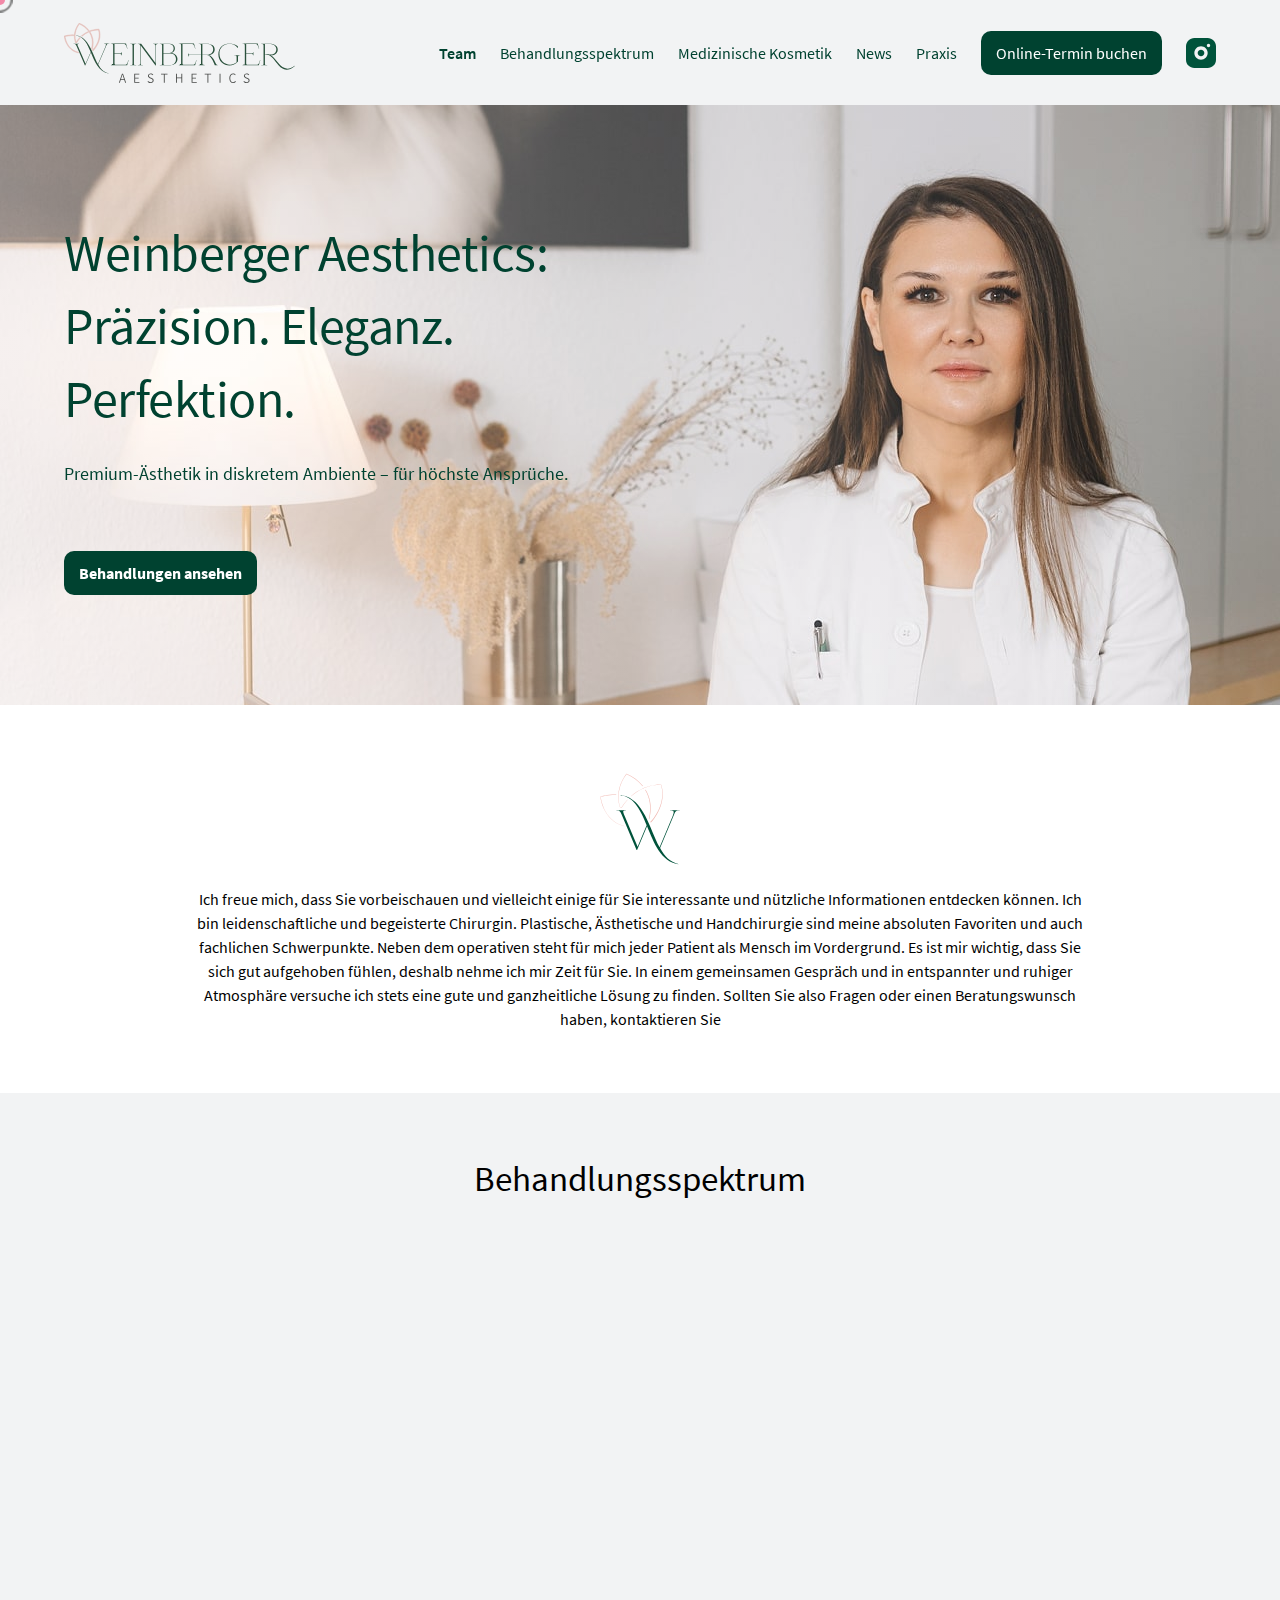
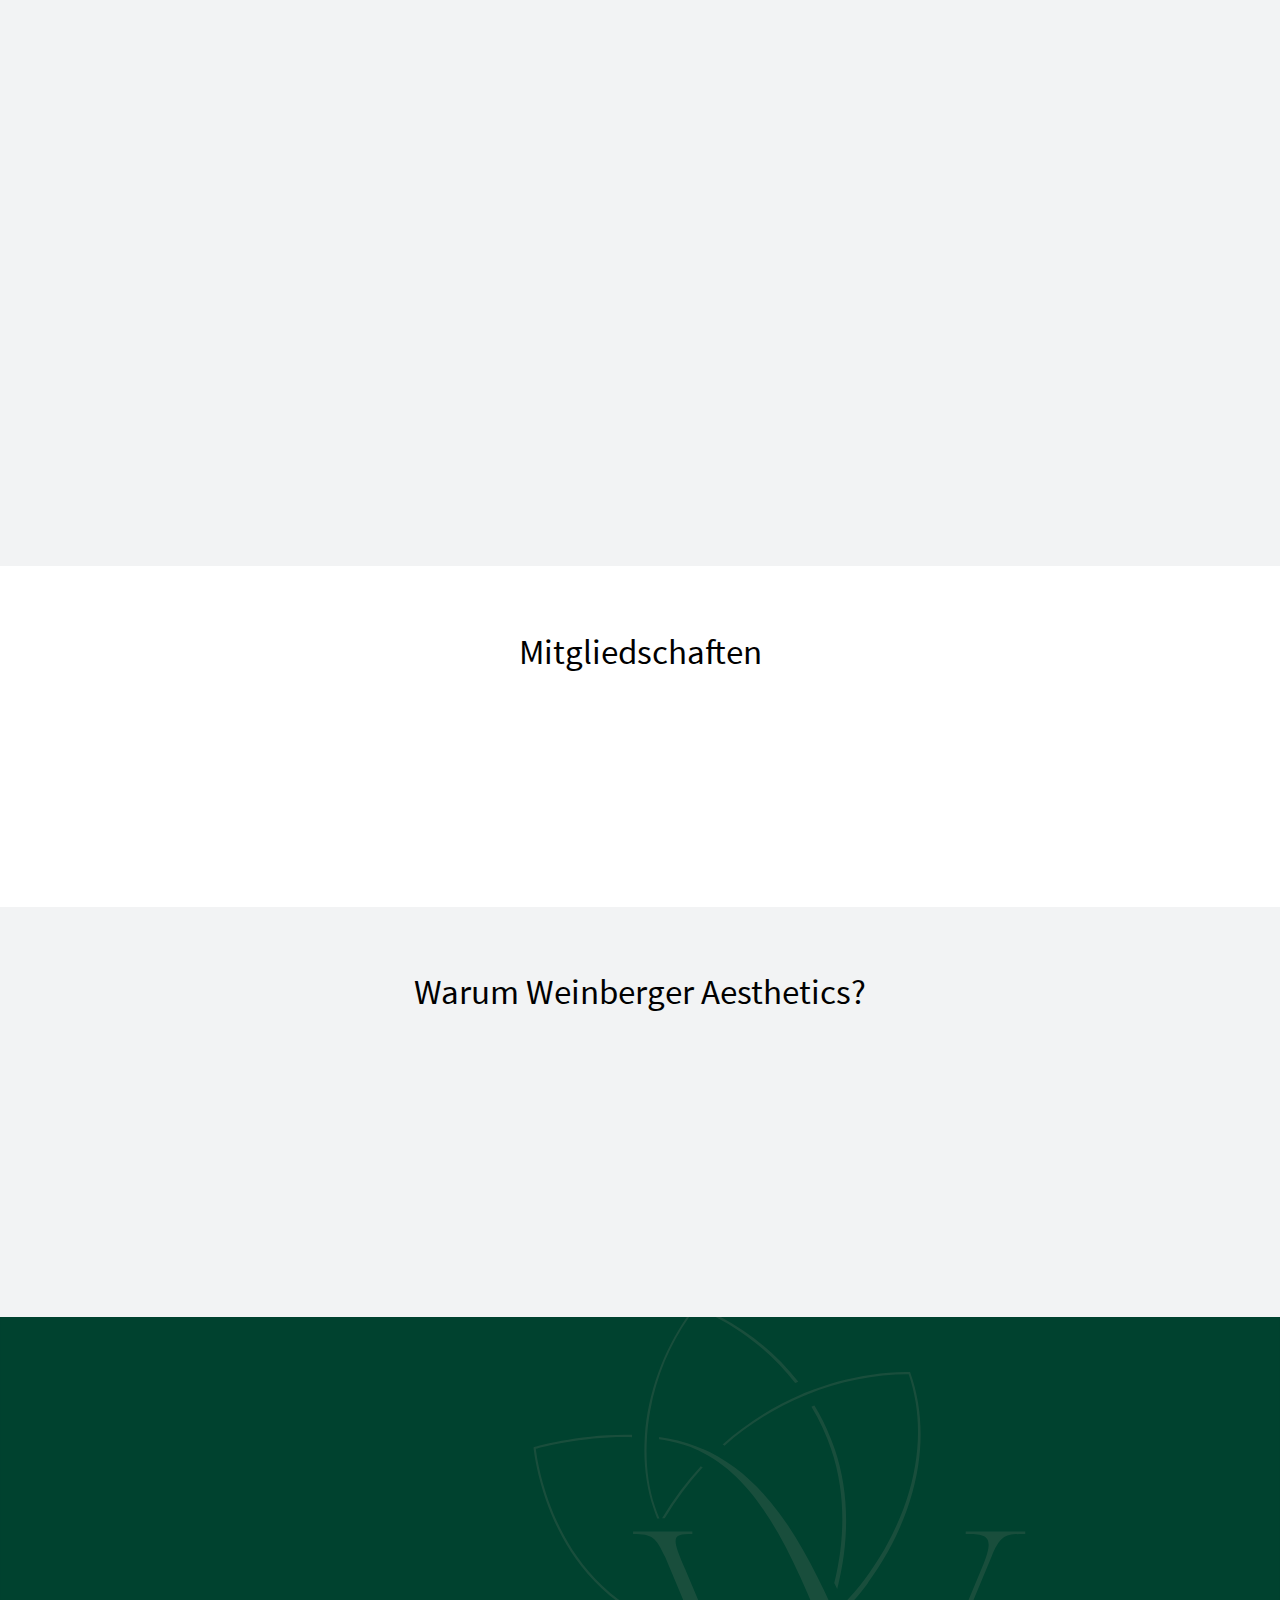
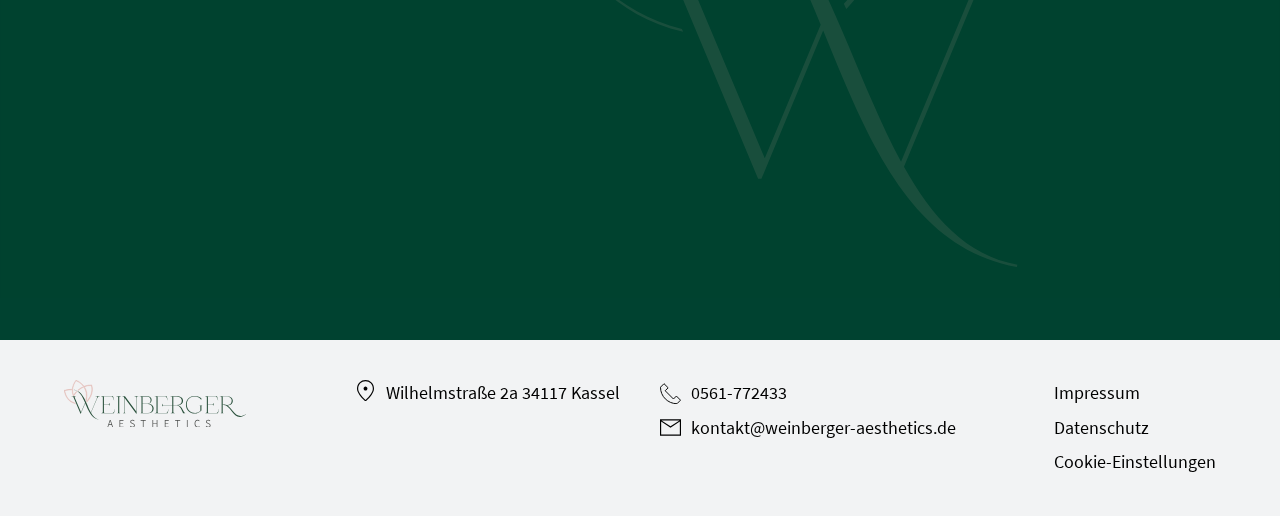
<file: index.html>
<!DOCTYPE html>
<html lang="de">
  <head>
    <title>Weinberger Aesthetics - Home</title>
    <meta charset="UTF-8">
    <meta name="viewport" content="width=device-width, initial-scale=1.0">
    <link rel="stylesheet" href="./assets/css/splide.min.css">
    <link rel="stylesheet" href="./assets/css/style.css">
  </head>
  <body><a class="skip-link" href="#main">Zum Inhalt springen</a>
    <header class="header">
      <div class="container">
        <div class="header__inner"><a class="logo" href="/">
             <svg fill="none" xmlns="http://www.w3.org/2000/svg" viewBox="8.44 8.66 223.62 58.11"> <path d="M71.0346 44.5797L69.6177 49.5186H53.8428V49.2911C55.4171 49.2911 56.0468 49.2586 56.0468 47.7315V30.413C56.0468 28.8858 55.4171 28.8533 53.8428 28.8533V28.6259H68.5156L69.9325 33.5647L69.6806 33.6297C68.2952 29.0808 68.0433 28.9833 65.1465 28.9833H57.3693V38.3087H62.0923C63.5722 38.3087 63.9815 37.9837 64.2334 36.814H64.3909V40.1932H64.2334C63.9815 39.0235 63.5722 38.6986 62.0923 38.6986H57.3693V47.634C57.3693 48.9662 57.8416 49.0962 59.0066 49.1287H66.2486C69.4602 49.1287 69.4287 48.8687 70.7827 44.5147H71.0346V44.5797Z" fill="#2A513C"></path> <path d="M78.3712 49.3236V49.5511H72.6406V49.3236C74.215 49.3236 74.8447 49.2911 74.8447 47.764V30.4455C74.8447 28.9183 74.215 28.8858 72.6406 28.8858V28.6584H78.3712V28.8858C76.7969 28.8858 76.1671 28.9183 76.1671 30.4455V47.764C76.1671 49.2911 76.7969 49.3236 78.3712 49.3236Z" fill="#2A513C"></path> <path d="M79.9453 49.3236C81.0159 49.3236 82.1179 49.2911 82.1179 47.764V30.4455C82.1179 28.9183 80.9529 28.8858 79.9453 28.8858V28.6584H83.1885L97.0112 47.4066V30.4455C97.0112 28.9183 95.8147 28.8858 94.8071 28.8858V28.6584H99.6246V28.8858C98.5855 28.8858 97.4205 28.9183 97.4205 30.4455V48.0239H97.452V49.9085H97.0741L82.5902 30.283V47.764C82.5902 49.2911 83.7552 49.3236 84.7628 49.3236V49.5511H79.9768V49.3236H79.9453Z" fill="#2A513C"></path> <path d="M111.495 49.5511H101.23V49.3236C102.805 49.3236 103.403 49.2911 103.435 47.764V30.4455C103.435 28.9183 102.805 28.8858 101.23 28.8858V28.6584H110.771C117.005 28.6584 117.541 36.3916 112.377 37.7563C120.658 38.4711 120.374 49.5511 111.527 49.5511H111.495ZM104.757 29.0483V37.7238H110.739C115.935 37.7238 116.029 29.0483 110.739 29.0483H104.725H104.757ZM111.495 38.0812H104.757V47.764C104.757 49.0962 105.198 49.2261 106.394 49.2586H111.527C118.706 49.2586 118.832 38.0812 111.527 38.0812H111.495Z" fill="#2A513C"></path> <path d="M136.842 44.5472L135.457 49.4861H119.682V49.2586C121.256 49.2586 121.854 49.2261 121.854 47.699V30.3805C121.854 28.8533 121.256 28.8208 119.682 28.8208V28.5934H134.323L135.74 33.5322L135.52 33.5972C134.103 29.0483 133.851 28.9833 130.954 28.9833H123.208V47.6015C123.208 48.9337 123.649 49.0637 124.845 49.0962H132.056C135.268 49.0962 135.236 48.8362 136.622 44.4822H136.842V44.5472ZM157.245 49.3236V49.5186H154.506C153.152 46.5293 150.854 39.7383 146.634 39.7383H142.478V47.7315C142.478 49.2586 143.108 49.2911 144.682 49.2911V49.5186H138.952V49.2911C140.526 49.2911 141.156 49.2586 141.156 47.7315V39.7383H130.954C129.474 39.7383 129.033 40.0632 128.813 41.233H128.655V37.8862H128.813C129.033 38.991 129.411 39.3484 130.734 39.3809H141.156V30.4455C141.156 28.9183 140.526 28.8858 138.952 28.8858V28.6584H146.666C151.83 28.6584 154.38 30.8029 154.412 34.2146C154.412 37.1714 152.396 39.2184 148.366 39.6733C154.16 41.103 154.789 49.3561 157.277 49.3561L157.245 49.3236ZM142.478 39.3809H146.666C150.917 39.3809 152.9 37.0739 152.9 34.0521C152.9 31.0303 150.759 29.0483 146.666 29.0483H142.478V39.3809Z" fill="#2A513C"></path> <path d="M175.603 41.5579C175.603 40.0633 175.004 40.0308 173.43 40.0308V39.8033H179.161V40.0308C177.586 40.0308 176.957 40.0633 176.957 41.5579V46.0419C174.721 48.6088 171.604 49.8435 168.581 49.8435C163.165 49.8435 157.938 45.9444 157.938 38.991C157.938 32.0376 163.071 28.3984 168.738 28.3984C171.446 28.3984 174.343 29.2757 176.831 31.1278V32.8824H176.642C174.721 30.1205 171.604 28.7883 168.581 28.7883C163.764 28.7883 158.978 32.1026 158.978 38.2762C158.978 45.0346 164.078 48.9987 169.274 48.9987C171.478 48.9987 173.713 48.2839 175.603 46.7567V41.5579Z" fill="#2A513C"></path> <path d="M198.556 44.5797L197.139 49.5186H181.364V49.2911C182.939 49.2911 183.568 49.2586 183.568 47.7315V30.413C183.568 28.8858 182.939 28.8533 181.364 28.8533V28.6259H196.037L197.454 33.5647L197.202 33.6297C195.817 29.0808 195.565 28.9833 192.668 28.9833H184.891V38.3087H189.614C191.094 38.3087 191.503 37.9837 191.755 36.814H191.912V40.1932H191.755C191.503 39.0235 191.094 38.6986 189.614 38.6986H184.891V47.634C184.891 48.9662 185.363 49.0962 186.528 49.1287H193.77C196.982 49.1287 196.95 48.8687 198.304 44.5147H198.556V44.5797Z" fill="#2A513C"></path> <path d="M232.058 50.2984C228.973 52.9303 226.391 54.0025 224.124 54.0025C215.591 54.0025 211.718 39.2184 204.57 39.2184C204.098 39.2184 203.563 39.2834 203.028 39.4459V47.7965C203.028 49.3236 203.657 49.3561 205.232 49.3561V49.5835H199.501V49.3561C201.075 49.3561 201.705 49.3236 201.705 47.7965V30.4779C201.705 28.9508 201.075 28.9183 199.501 28.9183V28.6909H207.215C212.883 28.6909 215.433 31.2903 215.433 34.2471C215.433 38.4711 211.938 40.1932 208.443 39.7708C213.922 43.0201 217.732 52.8978 224.848 52.8978C226.863 52.8978 229.162 52.118 231.869 50.1359L232.027 50.2984H232.058ZM205.074 38.7635C205.483 38.7635 205.893 38.8285 206.334 38.8935C206.334 38.8935 206.397 38.8935 206.397 38.926C206.46 38.926 206.491 38.9585 206.554 38.9585L206.837 39.0235C206.837 39.0235 206.932 39.056 206.963 39.056C207.593 39.2184 208.254 39.2834 208.884 39.2834C211.718 39.2834 214.079 37.5938 214.079 34.1496C214.079 31.4202 211.97 29.0158 207.247 29.0158H203.059V39.056C203.752 38.8285 204.476 38.731 205.106 38.731L205.074 38.7635Z" fill="#2A513C"></path> <path d="M64.6743 57.7392H65.5875L68.5787 66.6096H67.6656L66.0283 61.5083C65.6819 60.4685 65.3985 59.5263 65.1152 58.4865H65.0522C64.7688 59.5587 64.4854 60.501 64.1391 61.5083L62.5017 66.6096H61.6201L64.6114 57.7392H64.6743ZM63.163 63.0354H67.0988V63.7503H63.163V63.0354Z" fill="#484A48"></path> <path d="M76.4814 57.7392H81.3619V58.4865H77.3316V61.5733H80.7322V62.3206H77.3316V65.8948H81.4878V66.6421H76.4814V57.7717V57.7392Z" fill="#484A48"></path> <path d="M89.3281 65.4399L89.8634 64.855C90.4931 65.5374 91.3748 65.9923 92.3509 65.9923C93.5788 65.9923 94.3345 65.3424 94.3345 64.3677C94.3345 63.3604 93.6733 63.0355 92.8232 62.6456L91.5322 62.0607C90.745 61.7033 89.7689 61.1184 89.7689 59.8187C89.7689 58.519 90.9025 57.5442 92.4138 57.5442C93.4529 57.5442 94.3345 58.0316 94.9013 58.6165L94.429 59.2013C93.8937 58.6815 93.2325 58.324 92.4138 58.324C91.3433 58.324 90.6506 58.8764 90.6506 59.7537C90.6506 60.696 91.4692 61.0534 92.1304 61.3458L93.4214 61.9307C94.3975 62.3856 95.2476 62.938 95.2476 64.3027C95.2476 65.6674 94.1456 66.7721 92.3823 66.7721C91.1229 66.7721 90.1153 66.2522 89.3911 65.4399H89.3281Z" fill="#484A48"></path> <path d="M105.135 58.4865H102.427V57.7392H108.693V58.4865H105.985V66.6421H105.135V58.4865Z" fill="#484A48"></path> <path d="M116.911 57.7392H117.761V61.5408H122.106V57.7392H122.957V66.6096H122.106V62.2881H117.761V66.6096H116.911V57.7392Z" fill="#484A48"></path> <path d="M132.024 57.7392H136.905V58.4865H132.875V61.5733H136.275V62.3206H132.875V65.8948H137.031V66.6421H132.024V57.7717V57.7392Z" fill="#484A48"></path> <path d="M147.39 58.4865H144.683V57.7392H150.948V58.4865H148.241V66.6421H147.39V58.4865Z" fill="#484A48"></path> <path d="M159.135 57.7392H159.985V66.6096H159.135V57.7392Z" fill="#484A48"></path> <path d="M168.549 62.1582C168.549 59.3313 170.123 57.5442 172.327 57.5442C173.366 57.5442 174.153 58.0641 174.657 58.6165L174.185 59.2013C173.713 58.6815 173.114 58.324 172.359 58.324C170.595 58.324 169.462 59.7862 169.462 62.1257C169.462 64.4651 170.564 65.9923 172.327 65.9923C173.177 65.9923 173.839 65.6349 174.437 64.9525L174.909 65.5049C174.248 66.3172 173.398 66.7721 172.296 66.7721C170.155 66.7721 168.58 65.0175 168.58 62.1582H168.549Z" fill="#484A48"></path> <path d="M182.246 65.4399L182.781 64.855C183.411 65.5374 184.293 65.9923 185.269 65.9923C186.497 65.9923 187.252 65.3424 187.252 64.3677C187.252 63.3604 186.591 63.0355 185.741 62.6456L184.45 62.0607C183.663 61.7033 182.687 61.1184 182.687 59.8187C182.687 58.519 183.82 57.5442 185.332 57.5442C186.371 57.5442 187.252 58.0316 187.819 58.6165L187.347 59.2013C186.812 58.6815 186.15 58.324 185.332 58.324C184.261 58.324 183.569 58.8764 183.569 59.7537C183.569 60.696 184.387 61.0534 185.048 61.3458L186.339 61.9307C187.315 62.3856 188.166 62.938 188.166 64.3027C188.166 65.6674 187.064 66.7721 185.3 66.7721C184.041 66.7721 183.033 66.2522 182.309 65.4399H182.246Z" fill="#484A48"></path> <path d="M49.2773 30.8679L41.563 48.9337C44.019 53.2552 47.0418 56.5695 51.5444 57.3493V57.5443C41.9724 55.8546 38.2254 46.1719 34.447 37.1714L28.9998 49.941H28.7164L20.5614 30.9004C19.7112 29.1783 19.4908 28.8859 17.7275 28.8859V28.6584H22.9543V28.8859C21.1281 28.8859 21.0966 29.1133 22.3246 31.9077L29.3462 48.1864L34.2896 36.6841C31.1094 29.1133 27.8033 22.1599 20.9392 20.8927C20.6558 20.8277 20.3409 20.7952 20.0576 20.7302C20.0576 20.6652 20.0576 20.6003 20.0576 20.5353C20.3095 20.5678 20.5928 20.6003 20.8447 20.6652C32.7782 22.7773 35.7065 38.2762 41.3741 48.4788L48.5216 31.7452C49.6866 29.0808 49.0569 28.8534 47.0732 28.8534V28.6259H52.3315V28.8534C50.6313 28.8534 50.1904 28.8534 49.3718 30.8029L49.2773 30.8679Z" fill="#2A513C"></path> <path d="M32.4922 15.9588L32.3379 16.0223H32.3369L32.3359 16.0233C32.3347 16.0238 32.3324 16.0243 32.3301 16.0252C32.3254 16.0271 32.3189 16.0306 32.3105 16.034C32.2939 16.0408 32.2705 16.0499 32.2441 16.0604C32.1926 16.0808 32.1244 16.1065 32.0713 16.1248L31.9043 16.1824L31.7949 16.0447C29.5636 13.2375 26.5789 11.0506 23.3164 9.72638C21.361 12.1978 20.0319 15.1559 19.4521 18.2703L19.4531 18.2713C19.3294 18.9734 19.2362 19.7087 19.1738 20.4129V20.6082L19.1729 20.616C19.0485 22.5724 19.2359 24.5538 19.8535 26.4022H19.8525C19.9789 26.7608 20.1004 27.103 20.25 27.4119L20.4248 27.7713H19.6719L19.6064 27.6199C19.4774 27.3202 19.3811 27.0535 19.2852 26.7567L19.1641 26.3836C18.5836 24.5175 18.366 22.5698 18.4844 20.5955V20.3963L18.4854 20.3875C18.7704 16.3035 20.4379 12.2587 22.8926 9.14435V8.9129H23.2832L23.3271 8.9295C26.8305 10.2771 30.0474 12.5776 32.4375 15.5701L32.4922 15.6385V15.9588Z" fill="#E4BEB9" stroke="#E4BEB9" stroke-width="0.5"></path> <path d="M33.8721 17.7085C34.2789 18.3754 34.6501 19.078 34.9844 19.8033L35.3066 20.5357L35.4658 20.9302C37.061 25.0151 36.9931 29.5 35.916 33.6919L35.7646 34.2827L35.458 33.7554C35.4025 33.66 35.3576 33.5571 35.3193 33.4702C35.279 33.3786 35.2449 33.3028 35.2061 33.2359L35.1543 33.147L35.1807 33.0474C35.8661 30.3787 36.0825 27.5533 35.6787 24.8286V24.8267C35.3376 22.3945 34.4692 20.1201 33.1953 18.0679L33.0293 17.8013L33.3262 17.6997C33.4276 17.6648 33.5019 17.6379 33.5449 17.6158L33.751 17.5093L33.8721 17.7085Z" fill="#E4BEB9" stroke="#E4BEB9" stroke-width="0.5"></path> <path d="M17.6396 20.155L17.8828 20.1628V20.8562L17.627 20.8503C13.8796 20.7618 10.4425 21.5398 9.44043 21.7937C9.56826 22.6714 10.0655 25.4169 11.5273 28.3181C13.0949 31.3661 16.0527 35.2086 21.5586 36.7243L22.0996 36.863L22.2227 36.8933L22.2715 37.0105L22.3662 37.238L22.5098 37.5837H22.0752L22.0469 37.5769C15.8433 36.1249 12.5499 31.9316 10.8916 28.6081C9.96809 26.7841 9.41869 25.0355 9.10059 23.739C8.9415 23.0905 8.84026 22.5538 8.77832 22.1765C8.74738 21.988 8.72629 21.8386 8.71289 21.7351C8.7062 21.6834 8.70141 21.6426 8.69824 21.614C8.69666 21.5997 8.69519 21.5876 8.69434 21.5788C8.69402 21.5758 8.69239 21.5577 8.69238 21.5427V21.195H8.97852L9.14648 21.153C9.27238 21.1211 9.45487 21.0755 9.68555 21.0212C10.1468 20.9127 10.803 20.7696 11.5996 20.6306C13.192 20.3526 15.3506 20.0894 17.6396 20.155Z" fill="#E4BEB9" stroke="#E4BEB9" stroke-width="0.5"></path> <path d="M24.2588 22.8197L24.0771 23.0111L24.2451 23.097L24.0166 23.3392C22.7713 24.6565 21.6793 26.137 20.71 27.6859L20.6357 27.804H19.8359L20.0635 27.4251C21.0488 25.7852 22.1926 24.2757 23.4961 22.8978L23.6025 22.9994L23.6465 22.8197H24.2588Z" fill="#E4BEB9" stroke="#E4BEB9" stroke-width="0.5"></path> <path d="M42.1045 14.6637H42.4102V14.9352C44.6914 21.2058 42.4438 28.1308 38.6445 33.1949L38.6357 33.2076L38.6016 33.2418C38.0914 33.9309 37.305 34.8727 36.6719 35.526L36.4004 35.8063L36.2598 35.442C36.1941 35.2725 36.1421 35.1423 36.0703 35.0436L35.9463 34.8737L36.0928 34.7233C36.5378 34.264 37.0354 33.7139 37.4795 33.1832L37.9023 32.6627C41.6139 27.8742 43.7951 21.3485 41.8213 15.3932C38.8626 15.4171 35.933 16.0244 33.1504 17.0973L33.1426 17.1002H33.1416C33.0405 17.135 32.9668 17.1611 32.9238 17.1832L32.9141 17.1881L32.9033 17.193C30.3789 18.2222 28.04 19.67 25.9492 21.441L25.8213 21.5494L25.6729 21.4723C25.6429 21.4568 25.6041 21.4371 25.5693 21.4166C25.5375 21.3978 25.49 21.3679 25.4502 21.3268L25.2656 21.1364L25.4668 20.9635C27.5957 19.1273 30.012 17.6177 32.6211 16.567L32.6328 16.5621L32.8516 16.4791L32.8623 16.4733L32.873 16.4694C34.7496 15.7144 36.721 15.1904 38.7549 14.8951C39.8659 14.7314 40.9833 14.6307 42.1045 14.6637Z" fill="#E4BEB9" stroke="#E4BEB9" stroke-width="0.5"></path> </svg></a><a class="mobile-btn btn btn-primary" href="https://www.doctolib.de/plastische-und-asthetische-chirurgie/kassel/katharina-weinberger?utm_campaign=website-button&amp;utm_source=katharina-weinberger-website-button&amp;utm_medium=referral&amp;utm_content=option-5&amp;utm_term=katharina-weinberger" target="_blank" rel="noopener noreferrer">Termin buchen</a>
          <button class="nav-toggle" type="button" aria-label="Menu" aria-expanded="false" aria-controls="primary-navigation"><span></span><span></span><span></span></button>
          <nav id="primary-navigation" role="navigation" aria-hidden="true">
            <ul>
              <li><a class="active" href="team.html">Team</a></li>
              <li><a href="tehandlungsspektrum.html">Behandlungsspektrum</a></li>
              <li><a href="über-uns.html">Medizinische Kosmetik</a></li>
              <li><a href="news.html">News</a></li>
              <li><a href="kontakt.html">Praxis</a></li>
              <li><a class="btn btn-primary btn-desktop" href="https://www.doctolib.de/plastische-und-asthetische-chirurgie/kassel/katharina-weinberger?utm_campaign=website-button&amp;utm_source=katharina-weinberger-website-button&amp;utm_medium=referral&amp;utm_content=option-5&amp;utm_term=katharina-weinberger" target="_blank" rel="noopener noreferrer">Online-Termin buchen</a></li>
              <li><a href="https://www.instagram.com/weinberger.aesthetics/" target="_blank" rel="noopener noreferrer">
                  <svg width="30" height="30" viewBox="0 0 30 30" fill="none" xmlns="http://www.w3.org/2000/svg">
                    <path d="M21.6667 0C23.8768 0 25.9964 0.877974 27.5592 2.44078C29.122 4.00358 30 6.1232 30 8.33333V21.6667C30 23.8768 29.122 25.9964 27.5592 27.5592C25.9964 29.122 23.8768 30 21.6667 30H8.33333C6.1232 30 4.00358 29.122 2.44078 27.5592C0.877974 25.9964 0 23.8768 0 21.6667V8.33333C0 6.1232 0.877974 4.00358 2.44078 2.44078C4.00358 0.877974 6.1232 0 8.33333 0H21.6667ZM15 8.33333C13.2319 8.33333 11.5362 9.03571 10.286 10.286C9.03571 11.5362 8.33333 13.2319 8.33333 15C8.33333 16.7681 9.03571 18.4638 10.286 19.714C11.5362 20.9643 13.2319 21.6667 15 21.6667C16.7681 21.6667 18.4638 20.9643 19.714 19.714C20.9643 18.4638 21.6667 16.7681 21.6667 15C21.6667 13.2319 20.9643 11.5362 19.714 10.286C18.4638 9.03571 16.7681 8.33333 15 8.33333ZM15 11.6667C15.8841 11.6667 16.7319 12.0179 17.357 12.643C17.9821 13.2681 18.3333 14.1159 18.3333 15C18.3333 15.8841 17.9821 16.7319 17.357 17.357C16.7319 17.9821 15.8841 18.3333 15 18.3333C14.1159 18.3333 13.2681 17.9821 12.643 17.357C12.0179 16.7319 11.6667 15.8841 11.6667 15C11.6667 14.1159 12.0179 13.2681 12.643 12.643C13.2681 12.0179 14.1159 11.6667 15 11.6667ZM22.5 5.83333C22.058 5.83333 21.6341 6.00893 21.3215 6.32149C21.0089 6.63405 20.8333 7.05797 20.8333 7.5C20.8333 7.94203 21.0089 8.36595 21.3215 8.67851C21.6341 8.99107 22.058 9.16667 22.5 9.16667C22.942 9.16667 23.366 8.99107 23.6785 8.67851C23.9911 8.36595 24.1667 7.94203 24.1667 7.5C24.1667 7.05797 23.9911 6.63405 23.6785 6.32149C23.366 6.00893 22.942 5.83333 22.5 5.83333Z" fill="#00533B"></path>
                  </svg></a></li>
            </ul>
          </nav>
        </div>
      </div>
    </header>
    <script>
      (function(){
        try {
          const toggle = document.querySelector('.nav-toggle');
          const nav = document.getElementById('primary-navigation');
          if (!toggle || !nav) return;
      
          // initialize accessible attributes
          toggle.setAttribute('aria-expanded', 'false');
          toggle.setAttribute('aria-controls', nav.id);
          nav.setAttribute('aria-hidden', 'true');
      
          const openMenu = () => {
            toggle.classList.add('active');
            nav.classList.add('open');
            toggle.setAttribute('aria-expanded', 'true');
            nav.setAttribute('aria-hidden', 'false');
            const firstLink = nav.querySelector('a');
            if (firstLink) firstLink.focus();
          };
      
          const closeMenu = () => {
            toggle.classList.remove('active');
            nav.classList.remove('open');
            toggle.setAttribute('aria-expanded', 'false');
            nav.setAttribute('aria-hidden', 'true');
            toggle.focus();
          };
      
          toggle.addEventListener('click', (e) => {
            try {
              const expanded = toggle.getAttribute('aria-expanded') === 'true';
              if (expanded) closeMenu(); else openMenu();
            } catch (err) {
              console.error('Nav toggle click error', err);
            }
          });
      
          // support Enter / Space on the toggle
          toggle.addEventListener('keydown', (e) => {
            if (e.key === 'Enter' || e.key === ' ' || e.key === 'Spacebar') {
              e.preventDefault();
              toggle.click();
            }
          });
      
          // close on Escape
          document.addEventListener('keydown', (e) => {
            if (e.key === 'Escape') {
              const expanded = toggle.getAttribute('aria-expanded') === 'true';
              if (expanded) closeMenu();
            }
          });
      
          // close when clicking outside
          document.addEventListener('click', (e) => {
            if (!nav.contains(e.target) && !toggle.contains(e.target)) {
              const expanded = toggle.getAttribute('aria-expanded') === 'true';
              if (expanded) closeMenu();
            }
          });
      
        } catch (err) {
          console.error('Navigation init error', err);
        }
      })();
    </script>
    <main id="main">
      <section class="home-hero">
        <div class="home-hero__inner"></div>
        <div class="container">
          <div class="home-hero__content-wrapper">
            <div class="home-hero__content">
              <h1 class="home-hero__title">Weinberger Aesthetics:<br>Präzision. Eleganz.<br>Perfektion.</h1>
              <p class="home-hero__subtitle">Premium-Ästhetik in diskretem Ambiente – für höchste Ansprüche.</p><a class="btn btn-primary" href="#">Behandlungen ansehen</a>
            </div>
          </div>
        </div>
      </section>
      <section class="section section--intro-text">
        <div class="container">
          <div class="intro-text">
            <div class="intro-text__logo"><svg width="92" height="104" viewBox="0 0 92 104" fill="none" xmlns="http://www.w3.org/2000/svg">
<path d="M80.2033 47.2598L66.0787 81.1148C70.6003 89.2239 76.1069 95.418 84.3668 96.9075L84.2996 97.2857C66.8398 94.1414 59.9677 75.9845 53.0509 59.1516L43.0899 83.0534H42.5527L27.5998 47.378C26.0106 44.1391 25.6076 43.5954 22.3843 43.5954V43.1698H31.9424V43.5954C28.6072 43.5954 28.54 44.0209 30.7784 49.2221L43.6271 79.7436L52.648 58.2059C46.8281 44.0445 40.7619 30.9943 28.2042 28.6065C27.667 28.4883 27.1074 28.3937 26.5702 28.3228C26.5702 28.2046 26.5702 28.0864 26.5926 27.9445C27.0626 28.0154 27.5551 28.0864 28.0252 28.1809C49.8947 32.1291 55.2222 61.1612 65.6086 80.311L78.6811 48.9857C80.7853 43.9736 79.6884 43.5954 76.0398 43.5954V43.1698H85.6427V43.5954C82.5312 43.5954 81.7254 43.5953 80.2033 47.2598Z" fill="#00533B"/>
<path d="M48.9994 19.0316C48.8427 19.1025 48.686 19.1734 48.5294 19.2444C44.3211 13.854 38.6802 9.62217 32.5245 7.13978C28.8087 11.8681 26.2568 17.6131 25.16 23.6654C24.9138 25.0129 24.7347 26.3842 24.6452 27.7554C24.6452 27.8736 24.6452 27.9918 24.6228 28.1336C24.3989 31.8454 24.7347 35.6281 25.8987 39.1271C26.1225 39.789 26.3688 40.451 26.6374 41.0893H26.2792C26.0554 40.5692 25.8763 40.0254 25.6972 39.4817C24.4661 35.8409 24.0408 31.9636 24.2646 28.11C24.2646 27.9918 24.2646 27.8736 24.287 27.7317C24.8019 20.1191 27.8685 12.5774 32.3678 6.8088L32.4573 6.71423L32.5693 6.76152C38.904 9.26754 44.7016 13.5231 49.0442 19.0552L48.9994 19.0316Z" fill="#F0B8B1"/>
<path d="M55.3119 52.4373C55.1552 52.1063 54.9986 51.7754 54.8419 51.468C56.0954 46.4087 56.5207 41.0893 55.7596 35.8881C55.1105 31.2543 53.4764 26.9279 51.1484 23.0506C51.3051 22.9797 51.4618 22.9088 51.6409 22.8615C52.6482 24.5164 53.5212 26.2659 54.2375 28.0863C57.3937 35.7935 57.3713 44.4228 55.3119 52.461V52.4373Z" fill="#F0B8B1"/>
<path d="M30.4651 59.3644C19.2953 56.6692 13.3634 48.9384 10.3191 42.8152C6.96148 36.0773 6.3571 29.8358 6.33472 29.7649V29.5994L6.46902 29.5521C6.55856 29.5285 13.9678 27.3771 22.2277 27.5899C22.2277 27.7081 22.2277 27.8263 22.2053 27.9681C14.617 27.779 7.76732 29.5758 6.69287 29.8595C6.80479 30.8524 7.58824 36.5265 10.6101 42.626C13.5873 48.6074 19.3848 56.1964 30.2637 58.8915L30.4427 59.3171L30.4651 59.3644Z" fill="#F0B8B1"/>
<path d="M33.2856 32.6492C33.2856 32.6492 33.5095 32.7674 33.6214 32.8384C31.3158 35.3444 29.2788 38.1341 27.488 41.0657H27.0627C28.8535 38.0159 30.9353 35.2025 33.308 32.6492H33.2856Z" fill="#F0B8B1"/>
<path d="M60.3259 51.4208C59.3858 52.7211 57.9532 54.4469 56.7892 55.6999C56.6549 55.4162 56.5206 55.1089 56.3863 54.8252C57.4831 53.6667 58.759 52.2246 59.7215 50.9243C66.6159 41.7749 70.7347 29.2685 66.8398 17.8259C61.2661 17.8259 55.6923 18.9607 50.4768 21.0884C50.3201 21.1593 50.1634 21.2303 49.9843 21.2775C45.3283 23.2162 40.9634 25.9586 37.1356 29.3394C37.0237 29.2685 36.9342 29.2212 36.8223 29.1502C40.6948 25.7222 45.0821 22.9561 49.7605 20.9702C49.9172 20.8993 50.0738 20.8284 50.2305 20.7811C53.6554 19.3862 57.2145 18.3933 60.8855 17.8968C62.9001 17.6131 64.9147 17.4239 66.9517 17.4712H67.0636L67.1084 17.5894C71.2271 29.1739 67.2203 42.0114 60.2811 51.4208H60.3259Z" fill="#F0B8B1"/>
</svg>

            </div>
            <p class="intro-text__content">Ich freue mich, dass Sie vorbeischauen und vielleicht einige für Sie interessante und nützliche Informationen entdecken können. Ich bin leidenschaftliche und begeisterte Chirurgin. Plastische, Ästhetische und Handchirurgie sind meine absoluten Favoriten und auch fachlichen Schwerpunkte. Neben dem operativen steht für mich jeder Patient als Mensch im Vordergrund. Es ist mir wichtig, dass Sie sich gut aufgehoben fühlen, deshalb nehme ich mir Zeit für Sie. In einem gemeinsamen Gespräch und in entspannter und ruhiger Atmosphäre versuche ich stets eine gute und ganzheitliche Lösung zu finden. Sollten Sie also Fragen oder einen Beratungswunsch haben, kontaktieren Sie</p>
          </div>
        </div>
      </section>
      <section class="section section--treatments"> 
        <div class="container">
          <div class="section-header">
            <h2 class="section-header__title section-header__title--sm" id="treatments-heading">Behandlungsspektrum</h2>
          </div>
          <div class="treatments">
            <ul class="treatments__grid" role="list" aria-labelledby="treatments-heading">
              <li class="treatments__item" role="listitem"><a class="treatments__link" href="projekte.html#gesicht" aria-label="Gesicht"><img class="treatments__image" src="/assets/images/treatment_gesicht.webp" alt="Behandlung: Gesicht" loading="lazy">
                  <div class="treatments__label">Gesicht</div></a></li>
              <li class="treatments__item" role="listitem"><a class="treatments__link" href="projekte.html#brust" aria-label="Brust"><img class="treatments__image" src="/assets/images/treatment_brust.webp" alt="Behandlung: Brust" loading="lazy">
                  <div class="treatments__label">Brust</div></a></li>
              <li class="treatments__item" role="listitem"><a class="treatments__link" href="projekte.html#koerperformung" aria-label="Körperformung mittels Liposuktion/Lipofilling"><img class="treatments__image" src="/assets/images/treatment_koerperformung.webp" alt="Behandlung: Körperformung mittels Liposuktion/Lipofilling" loading="lazy">
                  <div class="treatments__label">Körperformung mittels Liposuktion/Lipofilling</div></a></li>
              <li class="treatments__item" role="listitem"><a class="treatments__link" href="projekte.html#handchirurgie" aria-label="Handchirurgie"><img class="treatments__image" src="/assets/images/treatment_handchirurgie.webp" alt="Behandlung: Handchirurgie" loading="lazy">
                  <div class="treatments__label">Handchirurgie</div></a></li>
              <li class="treatments__item" role="listitem"><a class="treatments__link" href="projekte.html#straffungsoperationen" aria-label="Straffungsoperationen"><img class="treatments__image" src="/assets/images/treatment_straffungsoperationen.webp" alt="Behandlung: Straffungsoperationen" loading="lazy">
                  <div class="treatments__label">Straffungsoperationen</div></a></li>
              <li class="treatments__item" role="listitem"><a class="treatments__link" href="projekte.html#ohren" aria-label="Ohren"><img class="treatments__image" src="/assets/images/treatment_ohren.webp" alt="Behandlung: Ohren" loading="lazy">
                  <div class="treatments__label">Ohren</div></a></li>
              <li class="treatments__item" role="listitem"><a class="treatments__link" href="projekte.html#intimchirurgie" aria-label="Intimchirurgie für Frauen"><img class="treatments__image" src="/assets/images/treatment_intimchirurgie.webp" alt="Behandlung: Intimchirurgie für Frauen" loading="lazy">
                  <div class="treatments__label">Intimchirurgie für Frauen</div></a></li>
              <li class="treatments__item" role="listitem"><a class="treatments__link" href="projekte.html#schwitzen" aria-label="Behandlung von übermäßigem Schwitzen"><img class="treatments__image" src="/assets/images/treatment_schwitzen.webp" alt="Behandlung: Behandlung von übermäßigem Schwitzen" loading="lazy">
                  <div class="treatments__label">Behandlung von übermäßigem Schwitzen</div></a></li>
              <li class="treatments__item" role="listitem"><a class="treatments__link" href="projekte.html#antiaging" aria-label="Antiaging und minimalinvasive Verfahren"><img class="treatments__image" src="/assets/images/treatment_antiaging.webp" alt="Behandlung: Antiaging und minimalinvasive Verfahren" loading="lazy">
                  <div class="treatments__label">Antiaging und minimalinvasive Verfahren</div></a></li>
              <li class="treatments__item" role="listitem"><a class="treatments__link" href="projekte.html#gynaekomastie" aria-label="Gynäkomastie"><img class="treatments__image" src="/assets/images/treatment_gynaekomastie.webp" alt="Behandlung: Gynäkomastie" loading="lazy">
                  <div class="treatments__label">Gynäkomastie</div></a></li>
              <li class="treatments__item" role="listitem"><a class="treatments__link" href="projekte.html#prp" aria-label="Vampirlifting / PRP"><img class="treatments__image" src="/assets/images/treatment_prp.webp" alt="Behandlung: Vampirlifting / PRP" loading="lazy">
                  <div class="treatments__label">Vampirlifting / PRP</div></a></li>
              <li class="treatments__item" role="listitem"><a class="treatments__link" href="projekte.html#weiteres" aria-label="Weiteres"><img class="treatments__image" src="/assets/images/treatment_weiteres.webp" alt="Behandlung: Weiteres" loading="lazy">
                  <div class="treatments__label">Weiteres</div></a></li>
            </ul>
          </div>
        </div>
      </section>
      <section class="section section--memberships">
        <div class="container">
          <div class="section-header">
            <h2 class="section-header__title section-header__title--sm">Mitgliedschaften</h2>
          </div>
          <div class="memberships">
            <div class="memberships__list">
              <div class="memberships__item"><img class="memberships__logo" src="/assets/images/membership_logo_1-min.png" alt="Logo 1"></div>
              <div class="memberships__item"><img class="memberships__logo" src="/assets/images/membership_logo_2-min.png" alt="Logo 2"></div>
              <div class="memberships__item"><img class="memberships__logo" src="/assets/images/membership_logo_3-min.png" alt="Logo 3"></div>
            </div>
          </div>
        </div>
      </section>
      <section class="why">
        <div class="container">
          <div class="section-header why__header">
            <h2 class="section-header__title section-header__title--sm why__title">Warum Weinberger Aesthetics?</h2>
          </div>
          <div class="why__cards">
            <div class="why__card">
              <div class="why__card-header">
                <div class="why__icon"><svg width="56" height="56" viewBox="0 0 56 56" fill="none" xmlns="http://www.w3.org/2000/svg"> <path d="M32.0833 17.3053C43.8608 20.4611 41.1226 29.5203 30.2283 39.1429C28.5238 40.7063 27.9999 41.4354 27.9999 43.5063V53.0834C16.0334 53.0834 5.73292 44.6298 3.39842 32.8931C1.06392 21.1564 7.34526 9.40343 18.4006 4.82542C29.4559 0.247425 42.2076 4.11376 48.8553 14.0631C51.934 18.671 53.4001 24.1687 53.0246 29.6977C52.6491 35.2267 50.4532 40.4758 46.7798 44.6251" stroke="black" stroke-width="0.5" stroke-linecap="round" stroke-linejoin="round"/> <path d="M23.9167 17.3052C12.1392 20.461 14.8774 29.5213 25.7717 39.1428" stroke="black" stroke-width="0.5" stroke-linecap="round" stroke-linejoin="round"/> <path d="M44.0814 53.0833C41.5041 53.0833 39.4147 50.994 39.4147 48.4167C39.4147 45.8393 41.5041 43.75 44.0814 43.75C46.6587 43.75 48.748 45.8393 48.748 48.4167C48.748 50.994 46.6587 53.0833 44.0814 53.0833Z" stroke="black" stroke-width="0.5" stroke-linecap="round" stroke-linejoin="round"/> </svg>
                </div>
                <h3 class="why__card-title">Persönliche &amp; individuelle Beratung</h3>
              </div>
              <div class="why__card-content">
                <p class="why__card-text">Keine Standardlösungen, sondern Behandlungen, die zu Ihren Bedürfnissen und Ihrer Ästhetik passen.</p>
              </div>
            </div>
            <div class="why__card">
              <div class="why__card-header">
                <div class="why__icon"><svg width="35" height="44" viewBox="0 0 35 44" fill="none" xmlns="http://www.w3.org/2000/svg"> <path d="M5.06 43.54C3.78431 43.54 2.56087 43.0332 1.65882 42.1312C0.756766 41.2291 0.25 40.0057 0.25 38.73V0.25H21.895L33.92 12.275V38.73C33.92 40.0057 33.4132 41.2291 32.5112 42.1312C31.6091 43.0332 30.3857 43.54 29.11 43.54H5.06Z" stroke="black" stroke-width="0.5" stroke-linecap="round" stroke-linejoin="round"/> <path d="M19.4902 0.25V14.68H33.9202" stroke="black" stroke-width="0.5" stroke-linejoin="round"/> <path d="M9.87012 24.3003H24.3001M9.87012 33.9203H24.3001" stroke="black" stroke-width="0.5" stroke-linecap="round" stroke-linejoin="round"/> </svg>
                </div>
                <h3 class="why__card-title">Medizinische Expertise mit ästhetischem Feingefühl</h3>
              </div>
              <div class="why__card-content">
                <p class="why__card-text">Als Facharzt mit langjähriger Erfahrung verbinde ich Wissenschaft mit natürlicher Schönheit.</p>
              </div>
            </div>
            <div class="why__card">
              <div class="why__card-header">
                <div class="why__icon"><svg width="56" height="56" viewBox="0 0 56 56" fill="none" xmlns="http://www.w3.org/2000/svg"> <path d="M27.9999 53.0834C14.1468 53.0834 2.91658 41.8532 2.91658 28.0001C2.91658 14.1469 14.1468 2.91675 27.9999 2.91675C41.8531 2.91675 53.0833 14.1469 53.0833 28.0001C53.0833 41.8532 41.8531 53.0834 27.9999 53.0834Z" stroke="black" stroke-width="0.5" stroke-linecap="round" stroke-linejoin="round"/> <path d="M36.8865 51.4617C24.843 38.745 22.8083 25.7939 24.0578 16.52C25.0763 8.97169 31.5408 6.38752 35.6137 8.69402C39.6865 11.0005 42.4083 16.8875 38.0917 25.5722C32.9817 35.8494 25.1137 41.6314 11.9513 47.2792" stroke="black" stroke-width="0.5" stroke-linecap="round" stroke-linejoin="round"/> </svg>
                </div>
                <h3 class="why__card-title">Moderne &amp; sichere Methoden</h3>
              </div>
              <div class="why__card-content">
                <p class="why__card-text">Nur geprüfte, innovative Technologien für optimale und nachhaltige Ergebnisse.</p>
              </div>
            </div>
            <div class="why__card">
              <div class="why__card-header">
                <div class="why__icon"><svg width="56" height="56" viewBox="0 0 56 56" fill="none" xmlns="http://www.w3.org/2000/svg"> <path d="M9.24016 6.81341L30.9518 35.1284L40.0868 24.8617L44.1468 28.4784L30.7185 44.1468L6.41683 11.7017V44.9168C6.41683 47.4951 8.50516 49.5834 11.0835 49.5834H44.9168C47.4952 49.5834 49.5835 47.4951 49.5835 44.9168V11.0834C49.5835 8.50508 47.4952 6.41675 44.9168 6.41675H11.0835C10.4302 6.41675 9.80016 6.55675 9.24016 6.81341Z" stroke="black" stroke-width="0.5" stroke-linecap="round" stroke-linejoin="round"/> </svg>
                </div>
                <h3 class="why__card-title">Diskretion &amp; Wohlfühlatmosphäre</h3>
              </div>
              <div class="why__card-content">
                <p class="why__card-text">In einer entspannten Umgebung fühlen Sie sich von der ersten Minute an wohl.</p>
              </div>
            </div>
          </div>
        </div>
      </section>
      <section class="contact">
        <div class="container">
          <div class="contact__inner">
            <div class="contact__content">
              <div class="contact__item">
                <div class="contact__icon"><svg fill="none" xmlns="http://www.w3.org/2000/svg" viewBox="0 0 65.81 66.1"> <path d="M63.6638 53.3053C57.7337 57.9777 54.352 60.6855 48.6567 64.7355C48.105 65.1278 47.3799 65.21 46.7527 64.9552C21.6721 54.7667 11.4375 43.849 1.15406 19.2904C0.912281 18.713 0.957633 18.0435 1.27234 17.5024C5.03156 11.0385 5.25113 10.0727 12.2689 2.36439C17.9863 -3.91556 25.7299 13.248 27.7632 18.1175C28.0791 18.8743 27.8732 19.7296 27.2706 20.2859L22.7094 24.4963C22.1361 25.0255 21.9211 25.8427 22.1736 26.5809C25.6541 36.7544 29.5674 40.6957 38.3922 43.3396C39.5273 43.6797 40.7458 43.2682 41.486 42.343L45.1114 37.8112C45.7645 36.9949 46.9361 36.8192 47.7998 37.4082L57.2689 43.8644L63.5915 48.5231C65.1887 49.6999 65.2222 52.0774 63.6638 53.3053Z" stroke="white" stroke-width="2"></path> </svg></div><a class="contact__link" href="tel:0561772433">0561-772433</a>
              </div>
              <div class="contact__item">
                <div class="contact__icon"><svg fill="none" xmlns="http://www.w3.org/2000/svg" viewBox="0 0 64 44"> <path fill-rule="evenodd" clip-rule="evenodd" d="M4.92308 0C2.20414 1.00665e-07 2.53746e-07 2.23858 0 5V39C0 41.7614 2.20414 44 4.92308 44H59.0769C61.7959 44 64 41.7614 64 39V5C64 2.23858 61.7959 0 59.0769 0H4.92308ZM59.0769 1C61.2521 1 63.0154 2.79086 63.0154 5V39C63.0154 41.2091 61.2521 43 59.0769 43H4.92308C2.74793 43 0.984615 41.2091 0.984615 39V5C0.984615 2.79086 2.74793 1 4.92308 1H59.0769Z" fill="white"></path> <path d="M60.5538 1.29076L40.6365 20.8145L40.6173 20.8359L40.6154 20.8379C40.6136 20.8399 40.6108 20.844 40.6067 20.8486C40.5986 20.8578 40.586 20.8718 40.5692 20.8906C40.535 20.9289 40.4824 20.9866 40.4144 21.0605C40.2784 21.2085 40.0781 21.4222 39.825 21.6807C39.3173 22.1991 38.6016 22.8929 37.7702 23.5947C36.9363 24.2986 36.0018 24.9971 35.0558 25.5371C34.0998 26.0827 33.1929 26.431 32.4029 26.5039C31.6843 26.5702 30.8044 26.3284 29.8173 25.8164C28.8445 25.3118 27.8607 24.5935 26.9683 23.8398C26.0799 23.0896 25.3058 22.325 24.7529 21.7461C24.4773 21.4575 24.2578 21.2172 24.1087 21.0498C24.0342 20.9663 23.9771 20.901 23.9394 20.8574C23.9208 20.8359 23.9071 20.8191 23.8981 20.8086C23.8937 20.8034 23.8904 20.7992 23.8885 20.7969L23.8856 20.7939L23.8538 20.7559L23.8173 20.7217L3.44423 1H1.96923V2.33301L21.7221 21.4541L1.47692 41.5L1.96923 42L2.95385 42.5L23.1 22.8828C23.175 22.9631 23.2541 23.0494 23.3394 23.1387C23.925 23.7518 24.751 24.5691 25.7087 25.3779C26.6623 26.1833 27.771 27.0011 28.9212 27.5977C30.057 28.1868 31.3311 28.6116 32.5817 28.4961C33.7609 28.3872 34.9465 27.8946 36.0212 27.2812C37.1057 26.6622 38.1407 25.8834 39.0298 25.1328C39.9213 24.3802 40.6828 23.6415 41.2212 23.0918C41.2713 23.0406 41.3172 22.9883 41.3635 22.9404L61.0462 43L61.5385 42.5L62.5231 42L42.7375 21.5078L62.5231 2L61.0462 1L60.5538 1.29076Z" fill="white"></path> </svg></div><a class="contact__link" href="mailto:kontakt@weinberger-aesthetics.de">kontakt@weinberger-aesthetics.de</a>
              </div>
              <div class="contact__item">
                <div class="contact__icon"><svg fill="none" xmlns="http://www.w3.org/2000/svg" viewBox="0 0 66 62"> <path d="M5 4C2.23858 4 5.15422e-07 6.23858 0 9V57C4.83208e-08 59.7614 2.23858 62 5 62H61C63.7614 62 66 59.7614 66 57V9C66 6.23858 63.7614 4 61 4H5ZM60 6C62.2091 6 64 7.79086 64 10V56C64 58.2091 62.2091 60 60 60H6C3.79086 60 2 58.2091 2 56V10C2 7.79086 3.79086 6 6 6H60Z" fill="white"></path> <mask id="path-2-inside-1_14_78" fill="white"> <path d="M48.75 25C47.0931 25 45.75 26.3431 45.75 28V34.5C45.75 36.1569 47.0931 37.5 48.75 37.5H55.25C56.9069 37.5 58.25 36.1569 58.25 34.5V28C58.25 26.3431 56.9069 25 55.25 25H48.75ZM55.25 26C56.3546 26 57.25 26.8954 57.25 28V34.5C57.25 35.6046 56.3546 36.5 55.25 36.5H48.75C47.6454 36.5 46.75 35.6046 46.75 34.5V28C46.75 26.8954 47.6454 26 48.75 26H55.25Z"></path> </mask> <path d="M48.75 25C47.0931 25 45.75 26.3431 45.75 28V34.5C45.75 36.1569 47.0931 37.5 48.75 37.5H55.25C56.9069 37.5 58.25 36.1569 58.25 34.5V28C58.25 26.3431 56.9069 25 55.25 25H48.75ZM55.25 26C56.3546 26 57.25 26.8954 57.25 28V34.5C57.25 35.6046 56.3546 36.5 55.25 36.5H48.75C47.6454 36.5 46.75 35.6046 46.75 34.5V28C46.75 26.8954 47.6454 26 48.75 26H55.25Z" fill="white"></path> <path d="M45.75 28L45.55 28V28L45.75 28ZM48.75 37.5L48.75 37.7H48.75L48.75 37.5ZM58.25 34.5L58.45 34.5V34.5L58.25 34.5ZM55.25 25L55.25 24.8H55.25L55.25 25ZM57.25 28L57.45 28V28H57.25ZM55.25 36.5L55.25 36.7H55.25V36.5ZM46.75 34.5L46.55 34.5V34.5H46.75ZM48.75 26L48.75 25.8H48.75V26ZM48.75 25V25.2C47.2036 25.2 45.95 26.4536 45.95 28L45.75 28L45.55 28C45.55 26.2327 46.9827 24.8 48.75 24.8V25ZM45.75 28H45.95V34.5H45.75H45.55V28H45.75ZM45.75 34.5H45.95C45.95 36.0464 47.2036 37.3 48.75 37.3L48.75 37.5L48.75 37.7C46.9827 37.7 45.55 36.2673 45.55 34.5H45.75ZM48.75 37.5V37.3H55.25V37.5V37.7H48.75V37.5ZM55.25 37.5V37.3C56.7964 37.3 58.05 36.0464 58.05 34.5L58.25 34.5L58.45 34.5C58.45 36.2673 57.0173 37.7 55.25 37.7V37.5ZM58.25 34.5H58.05V28H58.25H58.45V34.5H58.25ZM58.25 28H58.05C58.05 26.4536 56.7964 25.2 55.25 25.2L55.25 25L55.25 24.8C57.0173 24.8 58.45 26.2327 58.45 28H58.25ZM55.25 25V25.2H48.75V25V24.8H55.25V25ZM55.25 26V25.8C56.465 25.8 57.45 26.785 57.45 28L57.25 28L57.05 28C57.05 27.0059 56.2441 26.2 55.25 26.2V26ZM57.25 28H57.45V34.5H57.25H57.05V28H57.25ZM57.25 34.5H57.45C57.45 35.715 56.465 36.7 55.25 36.7L55.25 36.5L55.25 36.3C56.2441 36.3 57.05 35.4941 57.05 34.5H57.25ZM55.25 36.5V36.7H48.75V36.5V36.3H55.25V36.5ZM48.75 36.5V36.7C47.535 36.7 46.55 35.715 46.55 34.5L46.75 34.5L46.95 34.5C46.95 35.4941 47.7559 36.3 48.75 36.3V36.5ZM46.75 34.5H46.55V28H46.75H46.95V34.5H46.75ZM46.75 28H46.55C46.55 26.785 47.535 25.8 48.75 25.8L48.75 26L48.75 26.2C47.7559 26.2 46.95 27.0059 46.95 28H46.75ZM48.75 26V25.8H55.25V26V26.2H48.75V26Z" fill="white" mask="url(#path-2-inside-1_14_78)"></path> <mask id="path-4-inside-2_14_78" fill="white"> <path d="M30.25 25C28.5931 25 27.25 26.3431 27.25 28V34.5C27.25 36.1569 28.5931 37.5 30.25 37.5H36.75C38.4069 37.5 39.75 36.1569 39.75 34.5V28C39.75 26.3431 38.4069 25 36.75 25H30.25ZM36.75 26C37.8546 26 38.75 26.8954 38.75 28V34.5C38.75 35.6046 37.8546 36.5 36.75 36.5H30.25C29.1454 36.5 28.25 35.6046 28.25 34.5V28C28.25 26.8954 29.1454 26 30.25 26H36.75Z"></path> </mask> <path d="M30.25 25C28.5931 25 27.25 26.3431 27.25 28V34.5C27.25 36.1569 28.5931 37.5 30.25 37.5H36.75C38.4069 37.5 39.75 36.1569 39.75 34.5V28C39.75 26.3431 38.4069 25 36.75 25H30.25ZM36.75 26C37.8546 26 38.75 26.8954 38.75 28V34.5C38.75 35.6046 37.8546 36.5 36.75 36.5H30.25C29.1454 36.5 28.25 35.6046 28.25 34.5V28C28.25 26.8954 29.1454 26 30.25 26H36.75Z" fill="white"></path> <path d="M27.25 28L27.05 28V28L27.25 28ZM30.25 37.5L30.25 37.7H30.25L30.25 37.5ZM39.75 34.5L39.95 34.5V34.5L39.75 34.5ZM36.75 25L36.75 24.8H36.75L36.75 25ZM38.75 28L38.95 28V28H38.75ZM36.75 36.5L36.75 36.7H36.75V36.5ZM28.25 34.5L28.05 34.5V34.5H28.25ZM30.25 26L30.25 25.8H30.25V26ZM30.25 25V25.2C28.7036 25.2 27.45 26.4536 27.45 28L27.25 28L27.05 28C27.05 26.2327 28.4827 24.8 30.25 24.8V25ZM27.25 28H27.45V34.5H27.25H27.05V28H27.25ZM27.25 34.5H27.45C27.45 36.0464 28.7036 37.3 30.25 37.3L30.25 37.5L30.25 37.7C28.4827 37.7 27.05 36.2673 27.05 34.5H27.25ZM30.25 37.5V37.3H36.75V37.5V37.7H30.25V37.5ZM36.75 37.5V37.3C38.2964 37.3 39.55 36.0464 39.55 34.5L39.75 34.5L39.95 34.5C39.95 36.2673 38.5173 37.7 36.75 37.7V37.5ZM39.75 34.5H39.55V28H39.75H39.95V34.5H39.75ZM39.75 28H39.55C39.55 26.4536 38.2964 25.2 36.75 25.2L36.75 25L36.75 24.8C38.5173 24.8 39.95 26.2327 39.95 28H39.75ZM36.75 25V25.2H30.25V25V24.8H36.75V25ZM36.75 26V25.8C37.965 25.8 38.95 26.785 38.95 28L38.75 28L38.55 28C38.55 27.0059 37.7441 26.2 36.75 26.2V26ZM38.75 28H38.95V34.5H38.75H38.55V28H38.75ZM38.75 34.5H38.95C38.95 35.715 37.965 36.7 36.75 36.7L36.75 36.5L36.75 36.3C37.7441 36.3 38.55 35.4941 38.55 34.5H38.75ZM36.75 36.5V36.7H30.25V36.5V36.3H36.75V36.5ZM30.25 36.5V36.7C29.035 36.7 28.05 35.715 28.05 34.5L28.25 34.5L28.45 34.5C28.45 35.4941 29.2559 36.3 30.25 36.3V36.5ZM28.25 34.5H28.05V28H28.25H28.45V34.5H28.25ZM28.25 28H28.05C28.05 26.785 29.035 25.8 30.25 25.8L30.25 26L30.25 26.2C29.2559 26.2 28.45 27.0059 28.45 28H28.25ZM30.25 26V25.8H36.75V26V26.2H30.25V26Z" fill="white" mask="url(#path-4-inside-2_14_78)"></path> <mask id="path-6-inside-3_14_78" fill="white"> <path d="M11.75 25C10.0931 25 8.75 26.3431 8.75 28V34.5C8.75 36.1569 10.0931 37.5 11.75 37.5H18.25C19.9069 37.5 21.25 36.1569 21.25 34.5V28C21.25 26.3431 19.9069 25 18.25 25H11.75ZM18.25 26C19.3546 26 20.25 26.8954 20.25 28V34.5C20.25 35.6046 19.3546 36.5 18.25 36.5H11.75C10.6454 36.5 9.75 35.6046 9.75 34.5V28C9.75 26.8954 10.6454 26 11.75 26H18.25Z"></path> </mask> <path d="M11.75 25C10.0931 25 8.75 26.3431 8.75 28V34.5C8.75 36.1569 10.0931 37.5 11.75 37.5H18.25C19.9069 37.5 21.25 36.1569 21.25 34.5V28C21.25 26.3431 19.9069 25 18.25 25H11.75ZM18.25 26C19.3546 26 20.25 26.8954 20.25 28V34.5C20.25 35.6046 19.3546 36.5 18.25 36.5H11.75C10.6454 36.5 9.75 35.6046 9.75 34.5V28C9.75 26.8954 10.6454 26 11.75 26H18.25Z" fill="white"></path> <path d="M8.75 28L8.55 28V28L8.75 28ZM11.75 37.5L11.75 37.7H11.75L11.75 37.5ZM21.25 34.5L21.45 34.5V34.5L21.25 34.5ZM18.25 25L18.25 24.8H18.25L18.25 25ZM20.25 28L20.45 28V28H20.25ZM18.25 36.5L18.25 36.7H18.25V36.5ZM9.75 34.5L9.55 34.5V34.5H9.75ZM11.75 26L11.75 25.8H11.75V26ZM11.75 25V25.2C10.2036 25.2 8.95 26.4536 8.95 28L8.75 28L8.55 28C8.55 26.2327 9.98269 24.8 11.75 24.8V25ZM8.75 28H8.95V34.5H8.75H8.55V28H8.75ZM8.75 34.5H8.95C8.95 36.0464 10.2036 37.3 11.75 37.3L11.75 37.5L11.75 37.7C9.98269 37.7 8.55 36.2673 8.55 34.5H8.75ZM11.75 37.5V37.3H18.25V37.5V37.7H11.75V37.5ZM18.25 37.5V37.3C19.7964 37.3 21.05 36.0464 21.05 34.5L21.25 34.5L21.45 34.5C21.45 36.2673 20.0173 37.7 18.25 37.7V37.5ZM21.25 34.5H21.05V28H21.25H21.45V34.5H21.25ZM21.25 28H21.05C21.05 26.4536 19.7964 25.2 18.25 25.2L18.25 25L18.25 24.8C20.0173 24.8 21.45 26.2327 21.45 28H21.25ZM18.25 25V25.2H11.75V25V24.8H18.25V25ZM18.25 26V25.8C19.465 25.8 20.45 26.785 20.45 28L20.25 28L20.05 28C20.05 27.0059 19.2441 26.2 18.25 26.2V26ZM20.25 28H20.45V34.5H20.25H20.05V28H20.25ZM20.25 34.5H20.45C20.45 35.715 19.465 36.7 18.25 36.7L18.25 36.5L18.25 36.3C19.2441 36.3 20.05 35.4941 20.05 34.5H20.25ZM18.25 36.5V36.7H11.75V36.5V36.3H18.25V36.5ZM11.75 36.5V36.7C10.535 36.7 9.55 35.715 9.55 34.5L9.75 34.5L9.95 34.5C9.95 35.4941 10.7559 36.3 11.75 36.3V36.5ZM9.75 34.5H9.55V28H9.75H9.95V34.5H9.75ZM9.75 28H9.55C9.55 26.785 10.535 25.8 11.75 25.8L11.75 26L11.75 26.2C10.7559 26.2 9.95 27.0059 9.95 28H9.75ZM11.75 26V25.8H18.25V26V26.2H11.75V26Z" fill="white" mask="url(#path-6-inside-3_14_78)"></path> <mask id="path-8-inside-4_14_78" fill="white"> <path d="M48.75 42.5C47.0931 42.5 45.75 43.8431 45.75 45.5V52C45.75 53.6569 47.0931 55 48.75 55H55.25C56.9069 55 58.25 53.6569 58.25 52V45.5C58.25 43.8431 56.9069 42.5 55.25 42.5H48.75ZM55.25 43.5C56.3546 43.5 57.25 44.3954 57.25 45.5V52C57.25 53.1046 56.3546 54 55.25 54H48.75C47.6454 54 46.75 53.1046 46.75 52V45.5C46.75 44.3954 47.6454 43.5 48.75 43.5H55.25Z"></path> </mask> <path d="M48.75 42.5C47.0931 42.5 45.75 43.8431 45.75 45.5V52C45.75 53.6569 47.0931 55 48.75 55H55.25C56.9069 55 58.25 53.6569 58.25 52V45.5C58.25 43.8431 56.9069 42.5 55.25 42.5H48.75ZM55.25 43.5C56.3546 43.5 57.25 44.3954 57.25 45.5V52C57.25 53.1046 56.3546 54 55.25 54H48.75C47.6454 54 46.75 53.1046 46.75 52V45.5C46.75 44.3954 47.6454 43.5 48.75 43.5H55.25Z" fill="white"></path> <path d="M45.75 45.5L45.55 45.5V45.5L45.75 45.5ZM48.75 55L48.75 55.2H48.75L48.75 55ZM58.25 52L58.45 52V52L58.25 52ZM55.25 42.5L55.25 42.3H55.25L55.25 42.5ZM57.25 45.5L57.45 45.5V45.5H57.25ZM55.25 54L55.25 54.2H55.25V54ZM46.75 52L46.55 52V52H46.75ZM48.75 43.5L48.75 43.3H48.75V43.5ZM48.75 42.5V42.7C47.2036 42.7 45.95 43.9536 45.95 45.5L45.75 45.5L45.55 45.5C45.55 43.7327 46.9827 42.3 48.75 42.3V42.5ZM45.75 45.5H45.95V52H45.75H45.55V45.5H45.75ZM45.75 52H45.95C45.95 53.5464 47.2036 54.8 48.75 54.8L48.75 55L48.75 55.2C46.9827 55.2 45.55 53.7673 45.55 52H45.75ZM48.75 55V54.8H55.25V55V55.2H48.75V55ZM55.25 55V54.8C56.7964 54.8 58.05 53.5464 58.05 52L58.25 52L58.45 52C58.45 53.7673 57.0173 55.2 55.25 55.2V55ZM58.25 52H58.05V45.5H58.25H58.45V52H58.25ZM58.25 45.5H58.05C58.05 43.9536 56.7964 42.7 55.25 42.7L55.25 42.5L55.25 42.3C57.0173 42.3 58.45 43.7327 58.45 45.5H58.25ZM55.25 42.5V42.7H48.75V42.5V42.3H55.25V42.5ZM55.25 43.5V43.3C56.465 43.3 57.45 44.285 57.45 45.5L57.25 45.5L57.05 45.5C57.05 44.5059 56.2441 43.7 55.25 43.7V43.5ZM57.25 45.5H57.45V52H57.25H57.05V45.5H57.25ZM57.25 52H57.45C57.45 53.215 56.465 54.2 55.25 54.2L55.25 54L55.25 53.8C56.2441 53.8 57.05 52.9941 57.05 52H57.25ZM55.25 54V54.2H48.75V54V53.8H55.25V54ZM48.75 54V54.2C47.535 54.2 46.55 53.215 46.55 52L46.75 52L46.95 52C46.95 52.9941 47.7559 53.8 48.75 53.8V54ZM46.75 52H46.55V45.5H46.75H46.95V52H46.75ZM46.75 45.5H46.55C46.55 44.285 47.535 43.3 48.75 43.3L48.75 43.5L48.75 43.7C47.7559 43.7 46.95 44.5059 46.95 45.5H46.75ZM48.75 43.5V43.3H55.25V43.5V43.7H48.75V43.5Z" fill="white" mask="url(#path-8-inside-4_14_78)"></path> <mask id="path-10-inside-5_14_78" fill="white"> <path d="M30.25 42.5C28.5931 42.5 27.25 43.8431 27.25 45.5V52C27.25 53.6569 28.5931 55 30.25 55H36.75C38.4069 55 39.75 53.6569 39.75 52V45.5C39.75 43.8431 38.4069 42.5 36.75 42.5H30.25ZM36.75 43.5C37.8546 43.5 38.75 44.3954 38.75 45.5V52C38.75 53.1046 37.8546 54 36.75 54H30.25C29.1454 54 28.25 53.1046 28.25 52V45.5C28.25 44.3954 29.1454 43.5 30.25 43.5H36.75Z"></path> </mask> <path d="M30.25 42.5C28.5931 42.5 27.25 43.8431 27.25 45.5V52C27.25 53.6569 28.5931 55 30.25 55H36.75C38.4069 55 39.75 53.6569 39.75 52V45.5C39.75 43.8431 38.4069 42.5 36.75 42.5H30.25ZM36.75 43.5C37.8546 43.5 38.75 44.3954 38.75 45.5V52C38.75 53.1046 37.8546 54 36.75 54H30.25C29.1454 54 28.25 53.1046 28.25 52V45.5C28.25 44.3954 29.1454 43.5 30.25 43.5H36.75Z" fill="white"></path> <path d="M27.25 45.5L27.05 45.5V45.5L27.25 45.5ZM30.25 55L30.25 55.2H30.25L30.25 55ZM39.75 52L39.95 52V52L39.75 52ZM36.75 42.5L36.75 42.3H36.75L36.75 42.5ZM38.75 45.5L38.95 45.5V45.5H38.75ZM36.75 54L36.75 54.2H36.75V54ZM28.25 52L28.05 52V52H28.25ZM30.25 43.5L30.25 43.3H30.25V43.5ZM30.25 42.5V42.7C28.7036 42.7 27.45 43.9536 27.45 45.5L27.25 45.5L27.05 45.5C27.05 43.7327 28.4827 42.3 30.25 42.3V42.5ZM27.25 45.5H27.45V52H27.25H27.05V45.5H27.25ZM27.25 52H27.45C27.45 53.5464 28.7036 54.8 30.25 54.8L30.25 55L30.25 55.2C28.4827 55.2 27.05 53.7673 27.05 52H27.25ZM30.25 55V54.8H36.75V55V55.2H30.25V55ZM36.75 55V54.8C38.2964 54.8 39.55 53.5464 39.55 52L39.75 52L39.95 52C39.95 53.7673 38.5173 55.2 36.75 55.2V55ZM39.75 52H39.55V45.5H39.75H39.95V52H39.75ZM39.75 45.5H39.55C39.55 43.9536 38.2964 42.7 36.75 42.7L36.75 42.5L36.75 42.3C38.5173 42.3 39.95 43.7327 39.95 45.5H39.75ZM36.75 42.5V42.7H30.25V42.5V42.3H36.75V42.5ZM36.75 43.5V43.3C37.965 43.3 38.95 44.285 38.95 45.5L38.75 45.5L38.55 45.5C38.55 44.5059 37.7441 43.7 36.75 43.7V43.5ZM38.75 45.5H38.95V52H38.75H38.55V45.5H38.75ZM38.75 52H38.95C38.95 53.215 37.965 54.2 36.75 54.2L36.75 54L36.75 53.8C37.7441 53.8 38.55 52.9941 38.55 52H38.75ZM36.75 54V54.2H30.25V54V53.8H36.75V54ZM30.25 54V54.2C29.035 54.2 28.05 53.215 28.05 52L28.25 52L28.45 52C28.45 52.9941 29.2559 53.8 30.25 53.8V54ZM28.25 52H28.05V45.5H28.25H28.45V52H28.25ZM28.25 45.5H28.05C28.05 44.285 29.035 43.3 30.25 43.3L30.25 43.5L30.25 43.7C29.2559 43.7 28.45 44.5059 28.45 45.5H28.25ZM30.25 43.5V43.3H36.75V43.5V43.7H30.25V43.5Z" fill="white" mask="url(#path-10-inside-5_14_78)"></path> <mask id="path-12-inside-6_14_78" fill="white"> <path d="M11.75 42.5C10.0931 42.5 8.75 43.8431 8.75 45.5V52C8.75 53.6569 10.0931 55 11.75 55H18.25C19.9069 55 21.25 53.6569 21.25 52V45.5C21.25 43.8431 19.9069 42.5 18.25 42.5H11.75ZM18.25 43.5C19.3546 43.5 20.25 44.3954 20.25 45.5V52C20.25 53.1046 19.3546 54 18.25 54H11.75C10.6454 54 9.75 53.1046 9.75 52V45.5C9.75 44.3954 10.6454 43.5 11.75 43.5H18.25Z"></path> </mask> <path d="M11.75 42.5C10.0931 42.5 8.75 43.8431 8.75 45.5V52C8.75 53.6569 10.0931 55 11.75 55H18.25C19.9069 55 21.25 53.6569 21.25 52V45.5C21.25 43.8431 19.9069 42.5 18.25 42.5H11.75ZM18.25 43.5C19.3546 43.5 20.25 44.3954 20.25 45.5V52C20.25 53.1046 19.3546 54 18.25 54H11.75C10.6454 54 9.75 53.1046 9.75 52V45.5C9.75 44.3954 10.6454 43.5 11.75 43.5H18.25Z" fill="white"></path> <path d="M8.75 45.5L8.55 45.5V45.5L8.75 45.5ZM11.75 55L11.75 55.2H11.75L11.75 55ZM21.25 52L21.45 52V52L21.25 52ZM18.25 42.5L18.25 42.3H18.25L18.25 42.5ZM20.25 45.5L20.45 45.5V45.5H20.25ZM18.25 54L18.25 54.2H18.25V54ZM9.75 52L9.55 52V52H9.75ZM11.75 43.5L11.75 43.3H11.75V43.5ZM11.75 42.5V42.7C10.2036 42.7 8.95 43.9536 8.95 45.5L8.75 45.5L8.55 45.5C8.55 43.7327 9.98269 42.3 11.75 42.3V42.5ZM8.75 45.5H8.95V52H8.75H8.55V45.5H8.75ZM8.75 52H8.95C8.95 53.5464 10.2036 54.8 11.75 54.8L11.75 55L11.75 55.2C9.98269 55.2 8.55 53.7673 8.55 52H8.75ZM11.75 55V54.8H18.25V55V55.2H11.75V55ZM18.25 55V54.8C19.7964 54.8 21.05 53.5464 21.05 52L21.25 52L21.45 52C21.45 53.7673 20.0173 55.2 18.25 55.2V55ZM21.25 52H21.05V45.5H21.25H21.45V52H21.25ZM21.25 45.5H21.05C21.05 43.9536 19.7964 42.7 18.25 42.7L18.25 42.5L18.25 42.3C20.0173 42.3 21.45 43.7327 21.45 45.5H21.25ZM18.25 42.5V42.7H11.75V42.5V42.3H18.25V42.5ZM18.25 43.5V43.3C19.465 43.3 20.45 44.285 20.45 45.5L20.25 45.5L20.05 45.5C20.05 44.5059 19.2441 43.7 18.25 43.7V43.5ZM20.25 45.5H20.45V52H20.25H20.05V45.5H20.25ZM20.25 52H20.45C20.45 53.215 19.465 54.2 18.25 54.2L18.25 54L18.25 53.8C19.2441 53.8 20.05 52.9941 20.05 52H20.25ZM18.25 54V54.2H11.75V54V53.8H18.25V54ZM11.75 54V54.2C10.535 54.2 9.55 53.215 9.55 52L9.75 52L9.95 52C9.95 52.9941 10.7559 53.8 11.75 53.8V54ZM9.75 52H9.55V45.5H9.75H9.95V52H9.75ZM9.75 45.5H9.55C9.55 44.285 10.535 43.3 11.75 43.3L11.75 43.5L11.75 43.7C10.7559 43.7 9.95 44.5059 9.95 45.5H9.75ZM11.75 43.5V43.3H18.25V43.5V43.7H11.75V43.5Z" fill="white" mask="url(#path-12-inside-6_14_78)"></path> <line x1="2" y1="19" x2="65" y2="19" stroke="white" stroke-width="2"></line> <line x1="49.75" y1="0.75" x2="49.75" y2="10.25" stroke="white" stroke-width="1.5" stroke-linecap="round"></line> <line x1="32.75" y1="0.75" x2="32.75" y2="10.25" stroke="white" stroke-width="1.5" stroke-linecap="round"></line> <line x1="15.75" y1="0.75" x2="15.75" y2="10.25" stroke="white" stroke-width="1.5" stroke-linecap="round"></line> </svg></div><a class="contact__link contact__link--button" href="https://www.doctolib.de/plastische-und-asthetische-chirurgie/kassel/katharina-weinberger?utm_campaign=website-button&amp;utm_source=katharina-weinberger-website-button&amp;utm_medium=referral&amp;utm_content=option-5&amp;utm_term=katharina-weinberger" target="_blank" rel="noopener noreferrer">Online-Termin buchen</a>
              </div>
            </div>
            <div class="contact__image"><img src="/assets/images/contact_girl.webp" alt="Weinberger Aesthetics Mitarbeiterin"></div>
          </div>
        </div>
      </section>
    </main>
    <div class="cursor" data-speed="0.18" data-size="10" data-color="var(--primary-light-1)" data-hover-scale="1.5" data-text-scale="1.3"></div>
    <div class="cursor-follower" data-speed="0.08" data-size="35" data-color="rgba(255, 255, 255, 0.05)" data-hover-scale="1.9" data-text-scale="1.6"></div>
    <!-- Slider -->
    <script src="./assets/js/splide.min.js"></script>
    <!-- Smoothscroll -->
    <script src="./assets/js/lenis.min.js"></script>
    <!-- ScrollReveal (animations)-->
    <script src="./assets/js/scrollreveal.js"></script>
    <!-- Custom JS-->
    <script src="./assets/js/main.js"></script>
    <footer class="footer">
      <div class="container">
        <div class="footer__inner">
          <div class="footer__logo"><svg fill="none" xmlns="http://www.w3.org/2000/svg" viewBox="8.44 8.66 223.62 58.11"> <path d="M71.0346 44.5797L69.6177 49.5186H53.8428V49.2911C55.4171 49.2911 56.0468 49.2586 56.0468 47.7315V30.413C56.0468 28.8858 55.4171 28.8533 53.8428 28.8533V28.6259H68.5156L69.9325 33.5647L69.6806 33.6297C68.2952 29.0808 68.0433 28.9833 65.1465 28.9833H57.3693V38.3087H62.0923C63.5722 38.3087 63.9815 37.9837 64.2334 36.814H64.3909V40.1932H64.2334C63.9815 39.0235 63.5722 38.6986 62.0923 38.6986H57.3693V47.634C57.3693 48.9662 57.8416 49.0962 59.0066 49.1287H66.2486C69.4602 49.1287 69.4287 48.8687 70.7827 44.5147H71.0346V44.5797Z" fill="#2A513C"></path> <path d="M78.3712 49.3236V49.5511H72.6406V49.3236C74.215 49.3236 74.8447 49.2911 74.8447 47.764V30.4455C74.8447 28.9183 74.215 28.8858 72.6406 28.8858V28.6584H78.3712V28.8858C76.7969 28.8858 76.1671 28.9183 76.1671 30.4455V47.764C76.1671 49.2911 76.7969 49.3236 78.3712 49.3236Z" fill="#2A513C"></path> <path d="M79.9453 49.3236C81.0159 49.3236 82.1179 49.2911 82.1179 47.764V30.4455C82.1179 28.9183 80.9529 28.8858 79.9453 28.8858V28.6584H83.1885L97.0112 47.4066V30.4455C97.0112 28.9183 95.8147 28.8858 94.8071 28.8858V28.6584H99.6246V28.8858C98.5855 28.8858 97.4205 28.9183 97.4205 30.4455V48.0239H97.452V49.9085H97.0741L82.5902 30.283V47.764C82.5902 49.2911 83.7552 49.3236 84.7628 49.3236V49.5511H79.9768V49.3236H79.9453Z" fill="#2A513C"></path> <path d="M111.495 49.5511H101.23V49.3236C102.805 49.3236 103.403 49.2911 103.435 47.764V30.4455C103.435 28.9183 102.805 28.8858 101.23 28.8858V28.6584H110.771C117.005 28.6584 117.541 36.3916 112.377 37.7563C120.658 38.4711 120.374 49.5511 111.527 49.5511H111.495ZM104.757 29.0483V37.7238H110.739C115.935 37.7238 116.029 29.0483 110.739 29.0483H104.725H104.757ZM111.495 38.0812H104.757V47.764C104.757 49.0962 105.198 49.2261 106.394 49.2586H111.527C118.706 49.2586 118.832 38.0812 111.527 38.0812H111.495Z" fill="#2A513C"></path> <path d="M136.842 44.5472L135.457 49.4861H119.682V49.2586C121.256 49.2586 121.854 49.2261 121.854 47.699V30.3805C121.854 28.8533 121.256 28.8208 119.682 28.8208V28.5934H134.323L135.74 33.5322L135.52 33.5972C134.103 29.0483 133.851 28.9833 130.954 28.9833H123.208V47.6015C123.208 48.9337 123.649 49.0637 124.845 49.0962H132.056C135.268 49.0962 135.236 48.8362 136.622 44.4822H136.842V44.5472ZM157.245 49.3236V49.5186H154.506C153.152 46.5293 150.854 39.7383 146.634 39.7383H142.478V47.7315C142.478 49.2586 143.108 49.2911 144.682 49.2911V49.5186H138.952V49.2911C140.526 49.2911 141.156 49.2586 141.156 47.7315V39.7383H130.954C129.474 39.7383 129.033 40.0632 128.813 41.233H128.655V37.8862H128.813C129.033 38.991 129.411 39.3484 130.734 39.3809H141.156V30.4455C141.156 28.9183 140.526 28.8858 138.952 28.8858V28.6584H146.666C151.83 28.6584 154.38 30.8029 154.412 34.2146C154.412 37.1714 152.396 39.2184 148.366 39.6733C154.16 41.103 154.789 49.3561 157.277 49.3561L157.245 49.3236ZM142.478 39.3809H146.666C150.917 39.3809 152.9 37.0739 152.9 34.0521C152.9 31.0303 150.759 29.0483 146.666 29.0483H142.478V39.3809Z" fill="#2A513C"></path> <path d="M175.603 41.5579C175.603 40.0633 175.004 40.0308 173.43 40.0308V39.8033H179.161V40.0308C177.586 40.0308 176.957 40.0633 176.957 41.5579V46.0419C174.721 48.6088 171.604 49.8435 168.581 49.8435C163.165 49.8435 157.938 45.9444 157.938 38.991C157.938 32.0376 163.071 28.3984 168.738 28.3984C171.446 28.3984 174.343 29.2757 176.831 31.1278V32.8824H176.642C174.721 30.1205 171.604 28.7883 168.581 28.7883C163.764 28.7883 158.978 32.1026 158.978 38.2762C158.978 45.0346 164.078 48.9987 169.274 48.9987C171.478 48.9987 173.713 48.2839 175.603 46.7567V41.5579Z" fill="#2A513C"></path> <path d="M198.556 44.5797L197.139 49.5186H181.364V49.2911C182.939 49.2911 183.568 49.2586 183.568 47.7315V30.413C183.568 28.8858 182.939 28.8533 181.364 28.8533V28.6259H196.037L197.454 33.5647L197.202 33.6297C195.817 29.0808 195.565 28.9833 192.668 28.9833H184.891V38.3087H189.614C191.094 38.3087 191.503 37.9837 191.755 36.814H191.912V40.1932H191.755C191.503 39.0235 191.094 38.6986 189.614 38.6986H184.891V47.634C184.891 48.9662 185.363 49.0962 186.528 49.1287H193.77C196.982 49.1287 196.95 48.8687 198.304 44.5147H198.556V44.5797Z" fill="#2A513C"></path> <path d="M232.058 50.2984C228.973 52.9303 226.391 54.0025 224.124 54.0025C215.591 54.0025 211.718 39.2184 204.57 39.2184C204.098 39.2184 203.563 39.2834 203.028 39.4459V47.7965C203.028 49.3236 203.657 49.3561 205.232 49.3561V49.5835H199.501V49.3561C201.075 49.3561 201.705 49.3236 201.705 47.7965V30.4779C201.705 28.9508 201.075 28.9183 199.501 28.9183V28.6909H207.215C212.883 28.6909 215.433 31.2903 215.433 34.2471C215.433 38.4711 211.938 40.1932 208.443 39.7708C213.922 43.0201 217.732 52.8978 224.848 52.8978C226.863 52.8978 229.162 52.118 231.869 50.1359L232.027 50.2984H232.058ZM205.074 38.7635C205.483 38.7635 205.893 38.8285 206.334 38.8935C206.334 38.8935 206.397 38.8935 206.397 38.926C206.46 38.926 206.491 38.9585 206.554 38.9585L206.837 39.0235C206.837 39.0235 206.932 39.056 206.963 39.056C207.593 39.2184 208.254 39.2834 208.884 39.2834C211.718 39.2834 214.079 37.5938 214.079 34.1496C214.079 31.4202 211.97 29.0158 207.247 29.0158H203.059V39.056C203.752 38.8285 204.476 38.731 205.106 38.731L205.074 38.7635Z" fill="#2A513C"></path> <path d="M64.6743 57.7392H65.5875L68.5787 66.6096H67.6656L66.0283 61.5083C65.6819 60.4685 65.3985 59.5263 65.1152 58.4865H65.0522C64.7688 59.5587 64.4854 60.501 64.1391 61.5083L62.5017 66.6096H61.6201L64.6114 57.7392H64.6743ZM63.163 63.0354H67.0988V63.7503H63.163V63.0354Z" fill="#484A48"></path> <path d="M76.4814 57.7392H81.3619V58.4865H77.3316V61.5733H80.7322V62.3206H77.3316V65.8948H81.4878V66.6421H76.4814V57.7717V57.7392Z" fill="#484A48"></path> <path d="M89.3281 65.4399L89.8634 64.855C90.4931 65.5374 91.3748 65.9923 92.3509 65.9923C93.5788 65.9923 94.3345 65.3424 94.3345 64.3677C94.3345 63.3604 93.6733 63.0355 92.8232 62.6456L91.5322 62.0607C90.745 61.7033 89.7689 61.1184 89.7689 59.8187C89.7689 58.519 90.9025 57.5442 92.4138 57.5442C93.4529 57.5442 94.3345 58.0316 94.9013 58.6165L94.429 59.2013C93.8937 58.6815 93.2325 58.324 92.4138 58.324C91.3433 58.324 90.6506 58.8764 90.6506 59.7537C90.6506 60.696 91.4692 61.0534 92.1304 61.3458L93.4214 61.9307C94.3975 62.3856 95.2476 62.938 95.2476 64.3027C95.2476 65.6674 94.1456 66.7721 92.3823 66.7721C91.1229 66.7721 90.1153 66.2522 89.3911 65.4399H89.3281Z" fill="#484A48"></path> <path d="M105.135 58.4865H102.427V57.7392H108.693V58.4865H105.985V66.6421H105.135V58.4865Z" fill="#484A48"></path> <path d="M116.911 57.7392H117.761V61.5408H122.106V57.7392H122.957V66.6096H122.106V62.2881H117.761V66.6096H116.911V57.7392Z" fill="#484A48"></path> <path d="M132.024 57.7392H136.905V58.4865H132.875V61.5733H136.275V62.3206H132.875V65.8948H137.031V66.6421H132.024V57.7717V57.7392Z" fill="#484A48"></path> <path d="M147.39 58.4865H144.683V57.7392H150.948V58.4865H148.241V66.6421H147.39V58.4865Z" fill="#484A48"></path> <path d="M159.135 57.7392H159.985V66.6096H159.135V57.7392Z" fill="#484A48"></path> <path d="M168.549 62.1582C168.549 59.3313 170.123 57.5442 172.327 57.5442C173.366 57.5442 174.153 58.0641 174.657 58.6165L174.185 59.2013C173.713 58.6815 173.114 58.324 172.359 58.324C170.595 58.324 169.462 59.7862 169.462 62.1257C169.462 64.4651 170.564 65.9923 172.327 65.9923C173.177 65.9923 173.839 65.6349 174.437 64.9525L174.909 65.5049C174.248 66.3172 173.398 66.7721 172.296 66.7721C170.155 66.7721 168.58 65.0175 168.58 62.1582H168.549Z" fill="#484A48"></path> <path d="M182.246 65.4399L182.781 64.855C183.411 65.5374 184.293 65.9923 185.269 65.9923C186.497 65.9923 187.252 65.3424 187.252 64.3677C187.252 63.3604 186.591 63.0355 185.741 62.6456L184.45 62.0607C183.663 61.7033 182.687 61.1184 182.687 59.8187C182.687 58.519 183.82 57.5442 185.332 57.5442C186.371 57.5442 187.252 58.0316 187.819 58.6165L187.347 59.2013C186.812 58.6815 186.15 58.324 185.332 58.324C184.261 58.324 183.569 58.8764 183.569 59.7537C183.569 60.696 184.387 61.0534 185.048 61.3458L186.339 61.9307C187.315 62.3856 188.166 62.938 188.166 64.3027C188.166 65.6674 187.064 66.7721 185.3 66.7721C184.041 66.7721 183.033 66.2522 182.309 65.4399H182.246Z" fill="#484A48"></path> <path d="M49.2773 30.8679L41.563 48.9337C44.019 53.2552 47.0418 56.5695 51.5444 57.3493V57.5443C41.9724 55.8546 38.2254 46.1719 34.447 37.1714L28.9998 49.941H28.7164L20.5614 30.9004C19.7112 29.1783 19.4908 28.8859 17.7275 28.8859V28.6584H22.9543V28.8859C21.1281 28.8859 21.0966 29.1133 22.3246 31.9077L29.3462 48.1864L34.2896 36.6841C31.1094 29.1133 27.8033 22.1599 20.9392 20.8927C20.6558 20.8277 20.3409 20.7952 20.0576 20.7302C20.0576 20.6652 20.0576 20.6003 20.0576 20.5353C20.3095 20.5678 20.5928 20.6003 20.8447 20.6652C32.7782 22.7773 35.7065 38.2762 41.3741 48.4788L48.5216 31.7452C49.6866 29.0808 49.0569 28.8534 47.0732 28.8534V28.6259H52.3315V28.8534C50.6313 28.8534 50.1904 28.8534 49.3718 30.8029L49.2773 30.8679Z" fill="#2A513C"></path> <path d="M32.4922 15.9588L32.3379 16.0223H32.3369L32.3359 16.0233C32.3347 16.0238 32.3324 16.0243 32.3301 16.0252C32.3254 16.0271 32.3189 16.0306 32.3105 16.034C32.2939 16.0408 32.2705 16.0499 32.2441 16.0604C32.1926 16.0808 32.1244 16.1065 32.0713 16.1248L31.9043 16.1824L31.7949 16.0447C29.5636 13.2375 26.5789 11.0506 23.3164 9.72638C21.361 12.1978 20.0319 15.1559 19.4521 18.2703L19.4531 18.2713C19.3294 18.9734 19.2362 19.7087 19.1738 20.4129V20.6082L19.1729 20.616C19.0485 22.5724 19.2359 24.5538 19.8535 26.4022H19.8525C19.9789 26.7608 20.1004 27.103 20.25 27.4119L20.4248 27.7713H19.6719L19.6064 27.6199C19.4774 27.3202 19.3811 27.0535 19.2852 26.7567L19.1641 26.3836C18.5836 24.5175 18.366 22.5698 18.4844 20.5955V20.3963L18.4854 20.3875C18.7704 16.3035 20.4379 12.2587 22.8926 9.14435V8.9129H23.2832L23.3271 8.9295C26.8305 10.2771 30.0474 12.5776 32.4375 15.5701L32.4922 15.6385V15.9588Z" fill="#E4BEB9" stroke="#E4BEB9" stroke-width="0.5"></path> <path d="M33.8721 17.7085C34.2789 18.3754 34.6501 19.078 34.9844 19.8033L35.3066 20.5357L35.4658 20.9302C37.061 25.0151 36.9931 29.5 35.916 33.6919L35.7646 34.2827L35.458 33.7554C35.4025 33.66 35.3576 33.5571 35.3193 33.4702C35.279 33.3786 35.2449 33.3028 35.2061 33.2359L35.1543 33.147L35.1807 33.0474C35.8661 30.3787 36.0825 27.5533 35.6787 24.8286V24.8267C35.3376 22.3945 34.4692 20.1201 33.1953 18.0679L33.0293 17.8013L33.3262 17.6997C33.4276 17.6648 33.5019 17.6379 33.5449 17.6158L33.751 17.5093L33.8721 17.7085Z" fill="#E4BEB9" stroke="#E4BEB9" stroke-width="0.5"></path> <path d="M17.6396 20.155L17.8828 20.1628V20.8562L17.627 20.8503C13.8796 20.7618 10.4425 21.5398 9.44043 21.7937C9.56826 22.6714 10.0655 25.4169 11.5273 28.3181C13.0949 31.3661 16.0527 35.2086 21.5586 36.7243L22.0996 36.863L22.2227 36.8933L22.2715 37.0105L22.3662 37.238L22.5098 37.5837H22.0752L22.0469 37.5769C15.8433 36.1249 12.5499 31.9316 10.8916 28.6081C9.96809 26.7841 9.41869 25.0355 9.10059 23.739C8.9415 23.0905 8.84026 22.5538 8.77832 22.1765C8.74738 21.988 8.72629 21.8386 8.71289 21.7351C8.7062 21.6834 8.70141 21.6426 8.69824 21.614C8.69666 21.5997 8.69519 21.5876 8.69434 21.5788C8.69402 21.5758 8.69239 21.5577 8.69238 21.5427V21.195H8.97852L9.14648 21.153C9.27238 21.1211 9.45487 21.0755 9.68555 21.0212C10.1468 20.9127 10.803 20.7696 11.5996 20.6306C13.192 20.3526 15.3506 20.0894 17.6396 20.155Z" fill="#E4BEB9" stroke="#E4BEB9" stroke-width="0.5"></path> <path d="M24.2588 22.8197L24.0771 23.0111L24.2451 23.097L24.0166 23.3392C22.7713 24.6565 21.6793 26.137 20.71 27.6859L20.6357 27.804H19.8359L20.0635 27.4251C21.0488 25.7852 22.1926 24.2757 23.4961 22.8978L23.6025 22.9994L23.6465 22.8197H24.2588Z" fill="#E4BEB9" stroke="#E4BEB9" stroke-width="0.5"></path> <path d="M42.1045 14.6637H42.4102V14.9352C44.6914 21.2058 42.4438 28.1308 38.6445 33.1949L38.6357 33.2076L38.6016 33.2418C38.0914 33.9309 37.305 34.8727 36.6719 35.526L36.4004 35.8063L36.2598 35.442C36.1941 35.2725 36.1421 35.1423 36.0703 35.0436L35.9463 34.8737L36.0928 34.7233C36.5378 34.264 37.0354 33.7139 37.4795 33.1832L37.9023 32.6627C41.6139 27.8742 43.7951 21.3485 41.8213 15.3932C38.8626 15.4171 35.933 16.0244 33.1504 17.0973L33.1426 17.1002H33.1416C33.0405 17.135 32.9668 17.1611 32.9238 17.1832L32.9141 17.1881L32.9033 17.193C30.3789 18.2222 28.04 19.67 25.9492 21.441L25.8213 21.5494L25.6729 21.4723C25.6429 21.4568 25.6041 21.4371 25.5693 21.4166C25.5375 21.3978 25.49 21.3679 25.4502 21.3268L25.2656 21.1364L25.4668 20.9635C27.5957 19.1273 30.012 17.6177 32.6211 16.567L32.6328 16.5621L32.8516 16.4791L32.8623 16.4733L32.873 16.4694C34.7496 15.7144 36.721 15.1904 38.7549 14.8951C39.8659 14.7314 40.9833 14.6307 42.1045 14.6637Z" fill="#E4BEB9" stroke="#E4BEB9" stroke-width="0.5"></path> </svg></div>
          <div class="footer__contact">
            <div class="footer__item">
              <div class="footer__address">
                <div class="footer__icon">
                  <svg fill="none" xmlns="http://www.w3.org/2000/svg" viewBox="0 0 17.74 21.94">
                    <path d="M8.87001 20.8463C11.22 18.8013 13.0775 16.7217 14.4425 14.6075C15.8075 12.4933 16.49 10.6642 16.49 9.12C16.49 6.83333 15.7663 4.94583 14.3188 3.4575C12.8696 1.97 11.0533 1.22625 8.87001 1.22625C6.68668 1.22625 4.87043 1.97 3.42126 3.4575C1.97209 4.945 1.24834 6.8325 1.25001 9.12C1.25001 10.6633 1.93251 12.4925 3.29751 14.6075C4.66251 16.7225 6.52001 18.8021 8.87001 20.8463ZM8.87001 21.945C8.67418 21.945 8.47834 21.9129 8.28251 21.8488C8.08668 21.7846 7.90668 21.6804 7.74251 21.5363C6.85334 20.7188 5.95168 19.8083 5.03751 18.805C4.12418 17.8025 3.29501 16.7638 2.55001 15.6888C1.80501 14.6138 1.19334 13.5167 0.715009 12.3975C0.236675 11.2783 -0.00165799 10.1858 8.68055e-06 9.12C8.68055e-06 6.47583 0.860842 4.295 2.58251 2.5775C4.30501 0.859167 6.40084 0 8.87001 0C11.3392 0 13.435 0.859167 15.1575 2.5775C16.8792 4.295 17.74 6.47583 17.74 9.12C17.74 10.1858 17.5017 11.2746 17.025 12.3863C16.5483 13.4971 15.9408 14.5938 15.2025 15.6763C14.465 16.7596 13.6396 17.7988 12.7263 18.7938C11.8129 19.7888 10.9108 20.695 10.02 21.5125C9.86084 21.6567 9.68001 21.765 9.47751 21.8375C9.27418 21.9092 9.07126 21.945 8.86876 21.945M8.87376 10.9138C9.42959 10.9138 9.90459 10.7154 10.2988 10.3188C10.6921 9.92292 10.8888 9.44667 10.8888 8.89C10.8888 8.33334 10.6904 7.85834 10.2938 7.465C9.89709 7.07167 9.42084 6.875 8.86501 6.875C8.30918 6.875 7.83418 7.07333 7.44001 7.47C7.04584 7.86667 6.84918 8.34292 6.85001 8.89875C6.85084 9.45459 7.04876 9.92959 7.44376 10.3238C7.83876 10.7179 8.31543 10.9146 8.87376 10.9138Z" fill="black"></path>
                  </svg>
                </div>
                <div class="footer__text"><span>Wilhelmstraße 2a 34117 Kassel</span></div>
              </div>
            </div>
            <div class="footer__item"><a class="footer__link" href="tel:+49561772433">
                <div class="footer__icon">
                  <svg fill="none" xmlns="http://www.w3.org/2000/svg" viewBox="0 0 22 22">
                    <path d="M0.5 4.41303C0.5 13.964 8.243 21.707 17.794 21.707L21.5 18.001L17.177 13.678L14.088 16.766L5.441 8.11903L8.529 5.03103L4.206 0.707031L0.5 4.41303Z" stroke="black"></path>
                  </svg>
                </div>
                <div class="footer__text">0561-772433</div></a><a class="footer__link" href="mailto:kontakt@weinberger-aesthetics.de">
                <div class="footer__icon">
                  <svg fill="none" xmlns="http://www.w3.org/2000/svg" viewBox="0 0 18 14">
                    <path d="M0 14V0H18V14H0ZM9 7.116L1 1.885V13H17V1.885L9 7.116ZM9 6L16.692 1H1.308L9 6ZM1 1.885V1V13V1.885Z" fill="black"></path>
                  </svg>
                </div>
                <div class="footer__text">kontakt@weinberger-aesthetics.de</div></a></div>
          </div>
          <div class="footer__links"><a class="footer__link" href="/impressum">Impressum</a><a class="footer__link" href="/datenschutz">Datenschutz</a><a class="footer__link" href="#">Cookie-Einstellungen</a></div>
        </div>
      </div>
    </footer>
  </body>
</html>
</file>
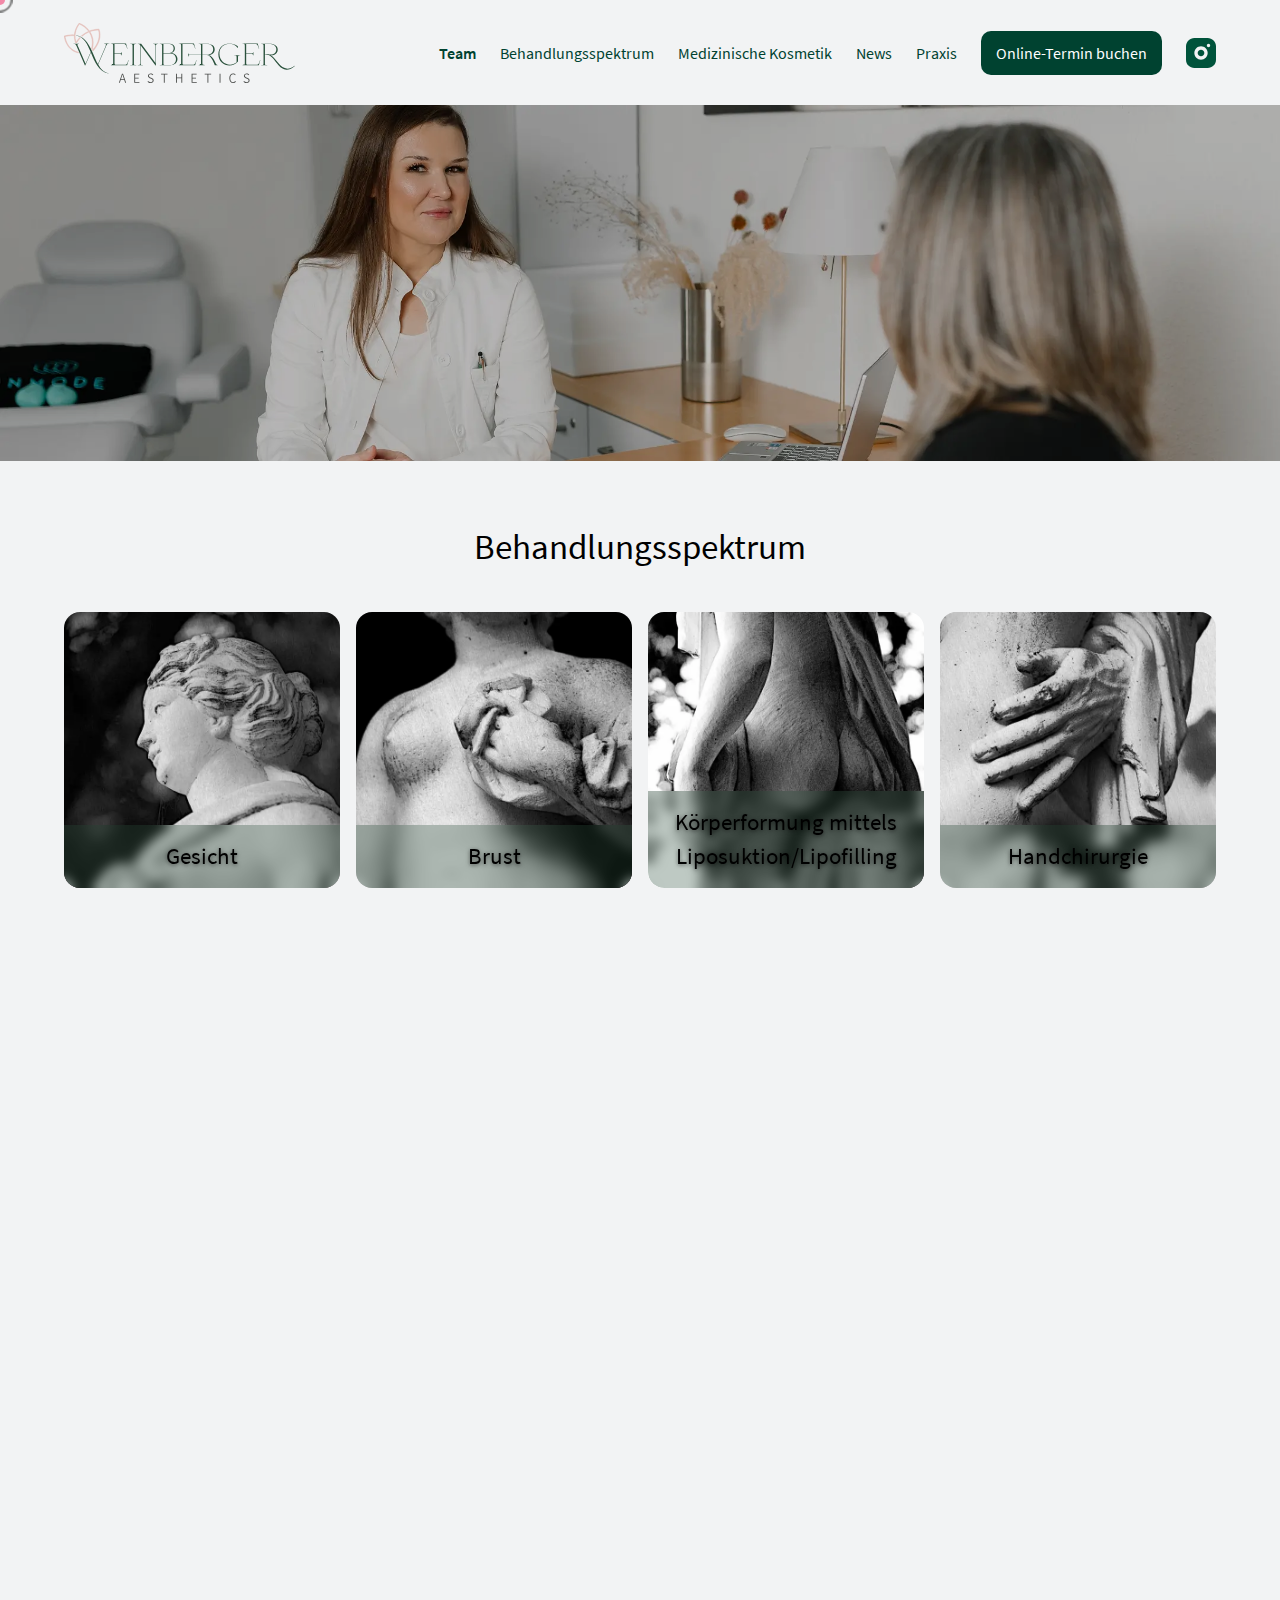
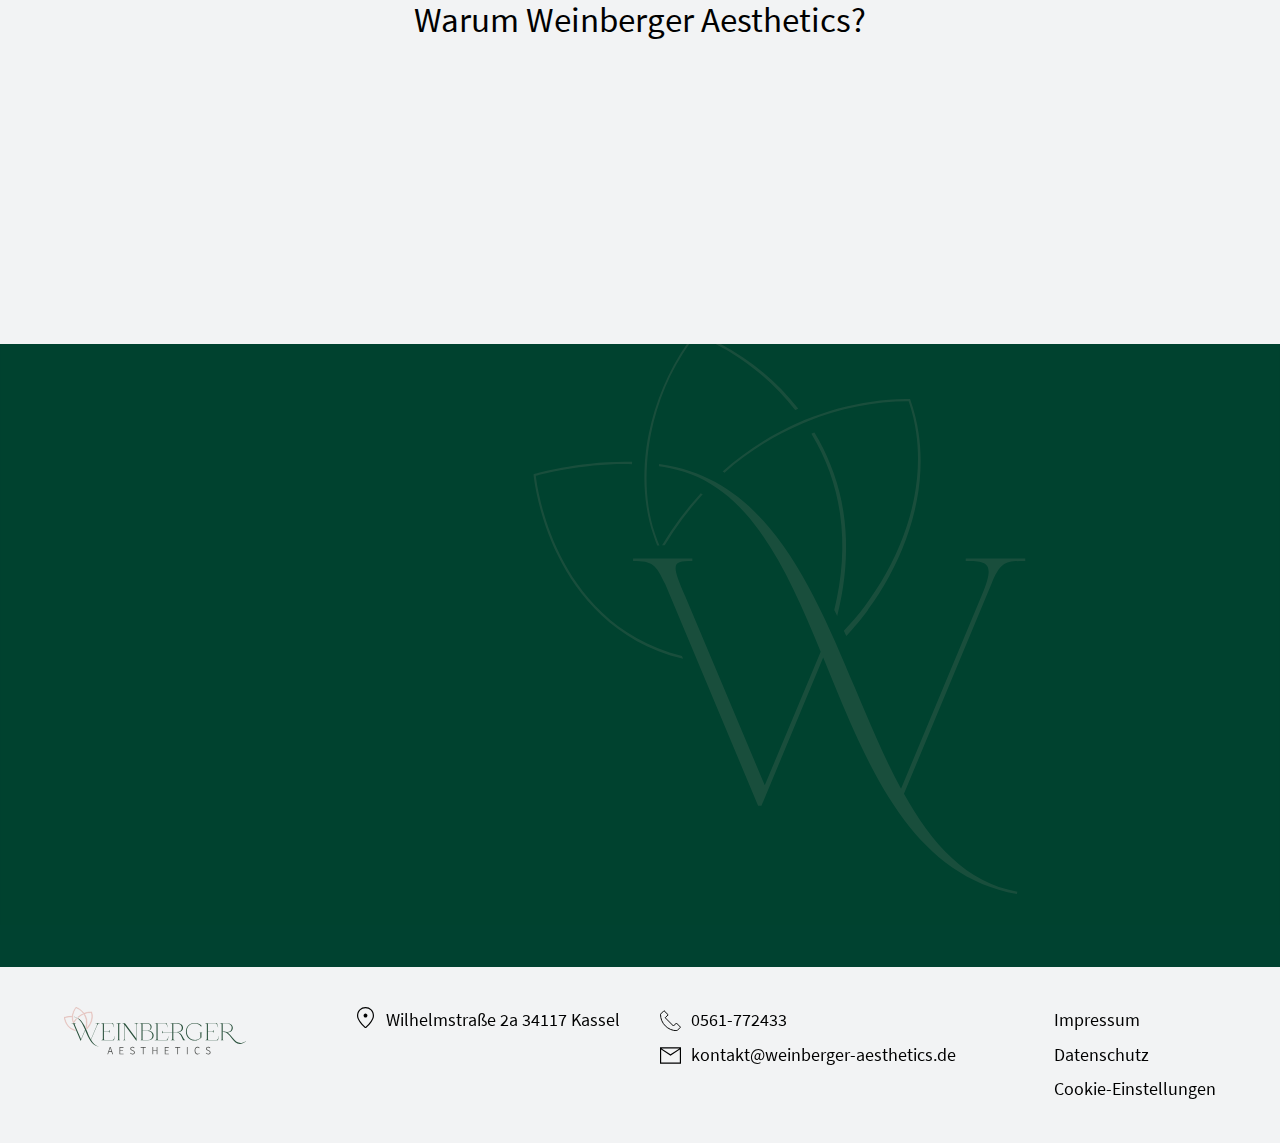
<file: behandlungsspektrum.html>
<!DOCTYPE html>
<html lang="de">
  <head>
    <title>Behandlungsspektrum  - Weinberger Aesthetics</title>
    <meta charset="UTF-8">
    <meta name="viewport" content="width=device-width, initial-scale=1.0">
    <link rel="stylesheet" href="./assets/css/splide.min.css">
    <link rel="stylesheet" href="./assets/css/style.css">
  </head>
  <body><a class="skip-link" href="#main">Zum Inhalt springen</a>
    <header class="header">
      <div class="container">
        <div class="header__inner"><a class="logo" href="/">
             <svg fill="none" xmlns="http://www.w3.org/2000/svg" viewBox="8.44 8.66 223.62 58.11"> <path d="M71.0346 44.5797L69.6177 49.5186H53.8428V49.2911C55.4171 49.2911 56.0468 49.2586 56.0468 47.7315V30.413C56.0468 28.8858 55.4171 28.8533 53.8428 28.8533V28.6259H68.5156L69.9325 33.5647L69.6806 33.6297C68.2952 29.0808 68.0433 28.9833 65.1465 28.9833H57.3693V38.3087H62.0923C63.5722 38.3087 63.9815 37.9837 64.2334 36.814H64.3909V40.1932H64.2334C63.9815 39.0235 63.5722 38.6986 62.0923 38.6986H57.3693V47.634C57.3693 48.9662 57.8416 49.0962 59.0066 49.1287H66.2486C69.4602 49.1287 69.4287 48.8687 70.7827 44.5147H71.0346V44.5797Z" fill="#2A513C"></path> <path d="M78.3712 49.3236V49.5511H72.6406V49.3236C74.215 49.3236 74.8447 49.2911 74.8447 47.764V30.4455C74.8447 28.9183 74.215 28.8858 72.6406 28.8858V28.6584H78.3712V28.8858C76.7969 28.8858 76.1671 28.9183 76.1671 30.4455V47.764C76.1671 49.2911 76.7969 49.3236 78.3712 49.3236Z" fill="#2A513C"></path> <path d="M79.9453 49.3236C81.0159 49.3236 82.1179 49.2911 82.1179 47.764V30.4455C82.1179 28.9183 80.9529 28.8858 79.9453 28.8858V28.6584H83.1885L97.0112 47.4066V30.4455C97.0112 28.9183 95.8147 28.8858 94.8071 28.8858V28.6584H99.6246V28.8858C98.5855 28.8858 97.4205 28.9183 97.4205 30.4455V48.0239H97.452V49.9085H97.0741L82.5902 30.283V47.764C82.5902 49.2911 83.7552 49.3236 84.7628 49.3236V49.5511H79.9768V49.3236H79.9453Z" fill="#2A513C"></path> <path d="M111.495 49.5511H101.23V49.3236C102.805 49.3236 103.403 49.2911 103.435 47.764V30.4455C103.435 28.9183 102.805 28.8858 101.23 28.8858V28.6584H110.771C117.005 28.6584 117.541 36.3916 112.377 37.7563C120.658 38.4711 120.374 49.5511 111.527 49.5511H111.495ZM104.757 29.0483V37.7238H110.739C115.935 37.7238 116.029 29.0483 110.739 29.0483H104.725H104.757ZM111.495 38.0812H104.757V47.764C104.757 49.0962 105.198 49.2261 106.394 49.2586H111.527C118.706 49.2586 118.832 38.0812 111.527 38.0812H111.495Z" fill="#2A513C"></path> <path d="M136.842 44.5472L135.457 49.4861H119.682V49.2586C121.256 49.2586 121.854 49.2261 121.854 47.699V30.3805C121.854 28.8533 121.256 28.8208 119.682 28.8208V28.5934H134.323L135.74 33.5322L135.52 33.5972C134.103 29.0483 133.851 28.9833 130.954 28.9833H123.208V47.6015C123.208 48.9337 123.649 49.0637 124.845 49.0962H132.056C135.268 49.0962 135.236 48.8362 136.622 44.4822H136.842V44.5472ZM157.245 49.3236V49.5186H154.506C153.152 46.5293 150.854 39.7383 146.634 39.7383H142.478V47.7315C142.478 49.2586 143.108 49.2911 144.682 49.2911V49.5186H138.952V49.2911C140.526 49.2911 141.156 49.2586 141.156 47.7315V39.7383H130.954C129.474 39.7383 129.033 40.0632 128.813 41.233H128.655V37.8862H128.813C129.033 38.991 129.411 39.3484 130.734 39.3809H141.156V30.4455C141.156 28.9183 140.526 28.8858 138.952 28.8858V28.6584H146.666C151.83 28.6584 154.38 30.8029 154.412 34.2146C154.412 37.1714 152.396 39.2184 148.366 39.6733C154.16 41.103 154.789 49.3561 157.277 49.3561L157.245 49.3236ZM142.478 39.3809H146.666C150.917 39.3809 152.9 37.0739 152.9 34.0521C152.9 31.0303 150.759 29.0483 146.666 29.0483H142.478V39.3809Z" fill="#2A513C"></path> <path d="M175.603 41.5579C175.603 40.0633 175.004 40.0308 173.43 40.0308V39.8033H179.161V40.0308C177.586 40.0308 176.957 40.0633 176.957 41.5579V46.0419C174.721 48.6088 171.604 49.8435 168.581 49.8435C163.165 49.8435 157.938 45.9444 157.938 38.991C157.938 32.0376 163.071 28.3984 168.738 28.3984C171.446 28.3984 174.343 29.2757 176.831 31.1278V32.8824H176.642C174.721 30.1205 171.604 28.7883 168.581 28.7883C163.764 28.7883 158.978 32.1026 158.978 38.2762C158.978 45.0346 164.078 48.9987 169.274 48.9987C171.478 48.9987 173.713 48.2839 175.603 46.7567V41.5579Z" fill="#2A513C"></path> <path d="M198.556 44.5797L197.139 49.5186H181.364V49.2911C182.939 49.2911 183.568 49.2586 183.568 47.7315V30.413C183.568 28.8858 182.939 28.8533 181.364 28.8533V28.6259H196.037L197.454 33.5647L197.202 33.6297C195.817 29.0808 195.565 28.9833 192.668 28.9833H184.891V38.3087H189.614C191.094 38.3087 191.503 37.9837 191.755 36.814H191.912V40.1932H191.755C191.503 39.0235 191.094 38.6986 189.614 38.6986H184.891V47.634C184.891 48.9662 185.363 49.0962 186.528 49.1287H193.77C196.982 49.1287 196.95 48.8687 198.304 44.5147H198.556V44.5797Z" fill="#2A513C"></path> <path d="M232.058 50.2984C228.973 52.9303 226.391 54.0025 224.124 54.0025C215.591 54.0025 211.718 39.2184 204.57 39.2184C204.098 39.2184 203.563 39.2834 203.028 39.4459V47.7965C203.028 49.3236 203.657 49.3561 205.232 49.3561V49.5835H199.501V49.3561C201.075 49.3561 201.705 49.3236 201.705 47.7965V30.4779C201.705 28.9508 201.075 28.9183 199.501 28.9183V28.6909H207.215C212.883 28.6909 215.433 31.2903 215.433 34.2471C215.433 38.4711 211.938 40.1932 208.443 39.7708C213.922 43.0201 217.732 52.8978 224.848 52.8978C226.863 52.8978 229.162 52.118 231.869 50.1359L232.027 50.2984H232.058ZM205.074 38.7635C205.483 38.7635 205.893 38.8285 206.334 38.8935C206.334 38.8935 206.397 38.8935 206.397 38.926C206.46 38.926 206.491 38.9585 206.554 38.9585L206.837 39.0235C206.837 39.0235 206.932 39.056 206.963 39.056C207.593 39.2184 208.254 39.2834 208.884 39.2834C211.718 39.2834 214.079 37.5938 214.079 34.1496C214.079 31.4202 211.97 29.0158 207.247 29.0158H203.059V39.056C203.752 38.8285 204.476 38.731 205.106 38.731L205.074 38.7635Z" fill="#2A513C"></path> <path d="M64.6743 57.7392H65.5875L68.5787 66.6096H67.6656L66.0283 61.5083C65.6819 60.4685 65.3985 59.5263 65.1152 58.4865H65.0522C64.7688 59.5587 64.4854 60.501 64.1391 61.5083L62.5017 66.6096H61.6201L64.6114 57.7392H64.6743ZM63.163 63.0354H67.0988V63.7503H63.163V63.0354Z" fill="#484A48"></path> <path d="M76.4814 57.7392H81.3619V58.4865H77.3316V61.5733H80.7322V62.3206H77.3316V65.8948H81.4878V66.6421H76.4814V57.7717V57.7392Z" fill="#484A48"></path> <path d="M89.3281 65.4399L89.8634 64.855C90.4931 65.5374 91.3748 65.9923 92.3509 65.9923C93.5788 65.9923 94.3345 65.3424 94.3345 64.3677C94.3345 63.3604 93.6733 63.0355 92.8232 62.6456L91.5322 62.0607C90.745 61.7033 89.7689 61.1184 89.7689 59.8187C89.7689 58.519 90.9025 57.5442 92.4138 57.5442C93.4529 57.5442 94.3345 58.0316 94.9013 58.6165L94.429 59.2013C93.8937 58.6815 93.2325 58.324 92.4138 58.324C91.3433 58.324 90.6506 58.8764 90.6506 59.7537C90.6506 60.696 91.4692 61.0534 92.1304 61.3458L93.4214 61.9307C94.3975 62.3856 95.2476 62.938 95.2476 64.3027C95.2476 65.6674 94.1456 66.7721 92.3823 66.7721C91.1229 66.7721 90.1153 66.2522 89.3911 65.4399H89.3281Z" fill="#484A48"></path> <path d="M105.135 58.4865H102.427V57.7392H108.693V58.4865H105.985V66.6421H105.135V58.4865Z" fill="#484A48"></path> <path d="M116.911 57.7392H117.761V61.5408H122.106V57.7392H122.957V66.6096H122.106V62.2881H117.761V66.6096H116.911V57.7392Z" fill="#484A48"></path> <path d="M132.024 57.7392H136.905V58.4865H132.875V61.5733H136.275V62.3206H132.875V65.8948H137.031V66.6421H132.024V57.7717V57.7392Z" fill="#484A48"></path> <path d="M147.39 58.4865H144.683V57.7392H150.948V58.4865H148.241V66.6421H147.39V58.4865Z" fill="#484A48"></path> <path d="M159.135 57.7392H159.985V66.6096H159.135V57.7392Z" fill="#484A48"></path> <path d="M168.549 62.1582C168.549 59.3313 170.123 57.5442 172.327 57.5442C173.366 57.5442 174.153 58.0641 174.657 58.6165L174.185 59.2013C173.713 58.6815 173.114 58.324 172.359 58.324C170.595 58.324 169.462 59.7862 169.462 62.1257C169.462 64.4651 170.564 65.9923 172.327 65.9923C173.177 65.9923 173.839 65.6349 174.437 64.9525L174.909 65.5049C174.248 66.3172 173.398 66.7721 172.296 66.7721C170.155 66.7721 168.58 65.0175 168.58 62.1582H168.549Z" fill="#484A48"></path> <path d="M182.246 65.4399L182.781 64.855C183.411 65.5374 184.293 65.9923 185.269 65.9923C186.497 65.9923 187.252 65.3424 187.252 64.3677C187.252 63.3604 186.591 63.0355 185.741 62.6456L184.45 62.0607C183.663 61.7033 182.687 61.1184 182.687 59.8187C182.687 58.519 183.82 57.5442 185.332 57.5442C186.371 57.5442 187.252 58.0316 187.819 58.6165L187.347 59.2013C186.812 58.6815 186.15 58.324 185.332 58.324C184.261 58.324 183.569 58.8764 183.569 59.7537C183.569 60.696 184.387 61.0534 185.048 61.3458L186.339 61.9307C187.315 62.3856 188.166 62.938 188.166 64.3027C188.166 65.6674 187.064 66.7721 185.3 66.7721C184.041 66.7721 183.033 66.2522 182.309 65.4399H182.246Z" fill="#484A48"></path> <path d="M49.2773 30.8679L41.563 48.9337C44.019 53.2552 47.0418 56.5695 51.5444 57.3493V57.5443C41.9724 55.8546 38.2254 46.1719 34.447 37.1714L28.9998 49.941H28.7164L20.5614 30.9004C19.7112 29.1783 19.4908 28.8859 17.7275 28.8859V28.6584H22.9543V28.8859C21.1281 28.8859 21.0966 29.1133 22.3246 31.9077L29.3462 48.1864L34.2896 36.6841C31.1094 29.1133 27.8033 22.1599 20.9392 20.8927C20.6558 20.8277 20.3409 20.7952 20.0576 20.7302C20.0576 20.6652 20.0576 20.6003 20.0576 20.5353C20.3095 20.5678 20.5928 20.6003 20.8447 20.6652C32.7782 22.7773 35.7065 38.2762 41.3741 48.4788L48.5216 31.7452C49.6866 29.0808 49.0569 28.8534 47.0732 28.8534V28.6259H52.3315V28.8534C50.6313 28.8534 50.1904 28.8534 49.3718 30.8029L49.2773 30.8679Z" fill="#2A513C"></path> <path d="M32.4922 15.9588L32.3379 16.0223H32.3369L32.3359 16.0233C32.3347 16.0238 32.3324 16.0243 32.3301 16.0252C32.3254 16.0271 32.3189 16.0306 32.3105 16.034C32.2939 16.0408 32.2705 16.0499 32.2441 16.0604C32.1926 16.0808 32.1244 16.1065 32.0713 16.1248L31.9043 16.1824L31.7949 16.0447C29.5636 13.2375 26.5789 11.0506 23.3164 9.72638C21.361 12.1978 20.0319 15.1559 19.4521 18.2703L19.4531 18.2713C19.3294 18.9734 19.2362 19.7087 19.1738 20.4129V20.6082L19.1729 20.616C19.0485 22.5724 19.2359 24.5538 19.8535 26.4022H19.8525C19.9789 26.7608 20.1004 27.103 20.25 27.4119L20.4248 27.7713H19.6719L19.6064 27.6199C19.4774 27.3202 19.3811 27.0535 19.2852 26.7567L19.1641 26.3836C18.5836 24.5175 18.366 22.5698 18.4844 20.5955V20.3963L18.4854 20.3875C18.7704 16.3035 20.4379 12.2587 22.8926 9.14435V8.9129H23.2832L23.3271 8.9295C26.8305 10.2771 30.0474 12.5776 32.4375 15.5701L32.4922 15.6385V15.9588Z" fill="#E4BEB9" stroke="#E4BEB9" stroke-width="0.5"></path> <path d="M33.8721 17.7085C34.2789 18.3754 34.6501 19.078 34.9844 19.8033L35.3066 20.5357L35.4658 20.9302C37.061 25.0151 36.9931 29.5 35.916 33.6919L35.7646 34.2827L35.458 33.7554C35.4025 33.66 35.3576 33.5571 35.3193 33.4702C35.279 33.3786 35.2449 33.3028 35.2061 33.2359L35.1543 33.147L35.1807 33.0474C35.8661 30.3787 36.0825 27.5533 35.6787 24.8286V24.8267C35.3376 22.3945 34.4692 20.1201 33.1953 18.0679L33.0293 17.8013L33.3262 17.6997C33.4276 17.6648 33.5019 17.6379 33.5449 17.6158L33.751 17.5093L33.8721 17.7085Z" fill="#E4BEB9" stroke="#E4BEB9" stroke-width="0.5"></path> <path d="M17.6396 20.155L17.8828 20.1628V20.8562L17.627 20.8503C13.8796 20.7618 10.4425 21.5398 9.44043 21.7937C9.56826 22.6714 10.0655 25.4169 11.5273 28.3181C13.0949 31.3661 16.0527 35.2086 21.5586 36.7243L22.0996 36.863L22.2227 36.8933L22.2715 37.0105L22.3662 37.238L22.5098 37.5837H22.0752L22.0469 37.5769C15.8433 36.1249 12.5499 31.9316 10.8916 28.6081C9.96809 26.7841 9.41869 25.0355 9.10059 23.739C8.9415 23.0905 8.84026 22.5538 8.77832 22.1765C8.74738 21.988 8.72629 21.8386 8.71289 21.7351C8.7062 21.6834 8.70141 21.6426 8.69824 21.614C8.69666 21.5997 8.69519 21.5876 8.69434 21.5788C8.69402 21.5758 8.69239 21.5577 8.69238 21.5427V21.195H8.97852L9.14648 21.153C9.27238 21.1211 9.45487 21.0755 9.68555 21.0212C10.1468 20.9127 10.803 20.7696 11.5996 20.6306C13.192 20.3526 15.3506 20.0894 17.6396 20.155Z" fill="#E4BEB9" stroke="#E4BEB9" stroke-width="0.5"></path> <path d="M24.2588 22.8197L24.0771 23.0111L24.2451 23.097L24.0166 23.3392C22.7713 24.6565 21.6793 26.137 20.71 27.6859L20.6357 27.804H19.8359L20.0635 27.4251C21.0488 25.7852 22.1926 24.2757 23.4961 22.8978L23.6025 22.9994L23.6465 22.8197H24.2588Z" fill="#E4BEB9" stroke="#E4BEB9" stroke-width="0.5"></path> <path d="M42.1045 14.6637H42.4102V14.9352C44.6914 21.2058 42.4438 28.1308 38.6445 33.1949L38.6357 33.2076L38.6016 33.2418C38.0914 33.9309 37.305 34.8727 36.6719 35.526L36.4004 35.8063L36.2598 35.442C36.1941 35.2725 36.1421 35.1423 36.0703 35.0436L35.9463 34.8737L36.0928 34.7233C36.5378 34.264 37.0354 33.7139 37.4795 33.1832L37.9023 32.6627C41.6139 27.8742 43.7951 21.3485 41.8213 15.3932C38.8626 15.4171 35.933 16.0244 33.1504 17.0973L33.1426 17.1002H33.1416C33.0405 17.135 32.9668 17.1611 32.9238 17.1832L32.9141 17.1881L32.9033 17.193C30.3789 18.2222 28.04 19.67 25.9492 21.441L25.8213 21.5494L25.6729 21.4723C25.6429 21.4568 25.6041 21.4371 25.5693 21.4166C25.5375 21.3978 25.49 21.3679 25.4502 21.3268L25.2656 21.1364L25.4668 20.9635C27.5957 19.1273 30.012 17.6177 32.6211 16.567L32.6328 16.5621L32.8516 16.4791L32.8623 16.4733L32.873 16.4694C34.7496 15.7144 36.721 15.1904 38.7549 14.8951C39.8659 14.7314 40.9833 14.6307 42.1045 14.6637Z" fill="#E4BEB9" stroke="#E4BEB9" stroke-width="0.5"></path> </svg></a><a class="mobile-btn btn btn-primary" href="https://www.doctolib.de/plastische-und-asthetische-chirurgie/kassel/katharina-weinberger?utm_campaign=website-button&amp;utm_source=katharina-weinberger-website-button&amp;utm_medium=referral&amp;utm_content=option-5&amp;utm_term=katharina-weinberger" target="_blank" rel="noopener noreferrer">Termin buchen</a>
          <button class="nav-toggle" type="button" aria-label="Menu" aria-expanded="false" aria-controls="primary-navigation"><span></span><span></span><span></span></button>
          <nav id="primary-navigation" role="navigation" aria-hidden="true">
            <ul>
              <li><a class="active" href="team.html">Team</a></li>
              <li><a href="tehandlungsspektrum.html">Behandlungsspektrum</a></li>
              <li><a href="über-uns.html">Medizinische Kosmetik</a></li>
              <li><a href="news.html">News</a></li>
              <li><a href="kontakt.html">Praxis</a></li>
              <li><a class="btn btn-primary btn-desktop" href="https://www.doctolib.de/plastische-und-asthetische-chirurgie/kassel/katharina-weinberger?utm_campaign=website-button&amp;utm_source=katharina-weinberger-website-button&amp;utm_medium=referral&amp;utm_content=option-5&amp;utm_term=katharina-weinberger" target="_blank" rel="noopener noreferrer">Online-Termin buchen</a></li>
              <li><a href="https://www.instagram.com/weinberger.aesthetics/" target="_blank" rel="noopener noreferrer">
                  <svg width="30" height="30" viewBox="0 0 30 30" fill="none" xmlns="http://www.w3.org/2000/svg">
                    <path d="M21.6667 0C23.8768 0 25.9964 0.877974 27.5592 2.44078C29.122 4.00358 30 6.1232 30 8.33333V21.6667C30 23.8768 29.122 25.9964 27.5592 27.5592C25.9964 29.122 23.8768 30 21.6667 30H8.33333C6.1232 30 4.00358 29.122 2.44078 27.5592C0.877974 25.9964 0 23.8768 0 21.6667V8.33333C0 6.1232 0.877974 4.00358 2.44078 2.44078C4.00358 0.877974 6.1232 0 8.33333 0H21.6667ZM15 8.33333C13.2319 8.33333 11.5362 9.03571 10.286 10.286C9.03571 11.5362 8.33333 13.2319 8.33333 15C8.33333 16.7681 9.03571 18.4638 10.286 19.714C11.5362 20.9643 13.2319 21.6667 15 21.6667C16.7681 21.6667 18.4638 20.9643 19.714 19.714C20.9643 18.4638 21.6667 16.7681 21.6667 15C21.6667 13.2319 20.9643 11.5362 19.714 10.286C18.4638 9.03571 16.7681 8.33333 15 8.33333ZM15 11.6667C15.8841 11.6667 16.7319 12.0179 17.357 12.643C17.9821 13.2681 18.3333 14.1159 18.3333 15C18.3333 15.8841 17.9821 16.7319 17.357 17.357C16.7319 17.9821 15.8841 18.3333 15 18.3333C14.1159 18.3333 13.2681 17.9821 12.643 17.357C12.0179 16.7319 11.6667 15.8841 11.6667 15C11.6667 14.1159 12.0179 13.2681 12.643 12.643C13.2681 12.0179 14.1159 11.6667 15 11.6667ZM22.5 5.83333C22.058 5.83333 21.6341 6.00893 21.3215 6.32149C21.0089 6.63405 20.8333 7.05797 20.8333 7.5C20.8333 7.94203 21.0089 8.36595 21.3215 8.67851C21.6341 8.99107 22.058 9.16667 22.5 9.16667C22.942 9.16667 23.366 8.99107 23.6785 8.67851C23.9911 8.36595 24.1667 7.94203 24.1667 7.5C24.1667 7.05797 23.9911 6.63405 23.6785 6.32149C23.366 6.00893 22.942 5.83333 22.5 5.83333Z" fill="#00533B"></path>
                  </svg></a></li>
            </ul>
          </nav>
        </div>
      </div>
    </header>
    <script>
      (function(){
        try {
          const toggle = document.querySelector('.nav-toggle');
          const nav = document.getElementById('primary-navigation');
          if (!toggle || !nav) return;
      
          // initialize accessible attributes
          toggle.setAttribute('aria-expanded', 'false');
          toggle.setAttribute('aria-controls', nav.id);
          nav.setAttribute('aria-hidden', 'true');
      
          const openMenu = () => {
            toggle.classList.add('active');
            nav.classList.add('open');
            toggle.setAttribute('aria-expanded', 'true');
            nav.setAttribute('aria-hidden', 'false');
            const firstLink = nav.querySelector('a');
            if (firstLink) firstLink.focus();
          };
      
          const closeMenu = () => {
            toggle.classList.remove('active');
            nav.classList.remove('open');
            toggle.setAttribute('aria-expanded', 'false');
            nav.setAttribute('aria-hidden', 'true');
            toggle.focus();
          };
      
          toggle.addEventListener('click', (e) => {
            try {
              const expanded = toggle.getAttribute('aria-expanded') === 'true';
              if (expanded) closeMenu(); else openMenu();
            } catch (err) {
              console.error('Nav toggle click error', err);
            }
          });
      
          // support Enter / Space on the toggle
          toggle.addEventListener('keydown', (e) => {
            if (e.key === 'Enter' || e.key === ' ' || e.key === 'Spacebar') {
              e.preventDefault();
              toggle.click();
            }
          });
      
          // close on Escape
          document.addEventListener('keydown', (e) => {
            if (e.key === 'Escape') {
              const expanded = toggle.getAttribute('aria-expanded') === 'true';
              if (expanded) closeMenu();
            }
          });
      
          // close when clicking outside
          document.addEventListener('click', (e) => {
            if (!nav.contains(e.target) && !toggle.contains(e.target)) {
              const expanded = toggle.getAttribute('aria-expanded') === 'true';
              if (expanded) closeMenu();
            }
          });
      
        } catch (err) {
          console.error('Navigation init error', err);
        }
      })();
    </script>
    <main id="main">
      <section class="hero-alt">
        <picture class="hero-alt_image">
          <source srcset="/assets/images/treatment-hero-mobile.webp" media="(max-width: 768px)">
          <source srcset="/assets/images/treatment-hero.webp" media="(min-width: 769px)"><img src="/assets/images/treatment-hero.webp" alt="Doctor with patient">
        </picture>
        <div class="hero-alt_overlay"></div>
      </section>
      <section class="section section--treatments"> 
        <div class="container">
          <div class="section-header">
            <h2 class="section-header__title section-header__title--sm" id="treatments-heading">Behandlungsspektrum</h2>
          </div>
          <div class="treatments">
            <ul class="treatments__grid" role="list" aria-labelledby="treatments-heading">
              <li class="treatments__item" role="listitem"><a class="treatments__link" href="projekte.html#gesicht" aria-label="Gesicht"><img class="treatments__image" src="/assets/images/treatment_gesicht.webp" alt="Behandlung: Gesicht" loading="lazy">
                  <div class="treatments__label">Gesicht</div></a></li>
              <li class="treatments__item" role="listitem"><a class="treatments__link" href="projekte.html#brust" aria-label="Brust"><img class="treatments__image" src="/assets/images/treatment_brust.webp" alt="Behandlung: Brust" loading="lazy">
                  <div class="treatments__label">Brust</div></a></li>
              <li class="treatments__item" role="listitem"><a class="treatments__link" href="projekte.html#koerperformung" aria-label="Körperformung mittels Liposuktion/Lipofilling"><img class="treatments__image" src="/assets/images/treatment_koerperformung.webp" alt="Behandlung: Körperformung mittels Liposuktion/Lipofilling" loading="lazy">
                  <div class="treatments__label">Körperformung mittels Liposuktion/Lipofilling</div></a></li>
              <li class="treatments__item" role="listitem"><a class="treatments__link" href="projekte.html#handchirurgie" aria-label="Handchirurgie"><img class="treatments__image" src="/assets/images/treatment_handchirurgie.webp" alt="Behandlung: Handchirurgie" loading="lazy">
                  <div class="treatments__label">Handchirurgie</div></a></li>
              <li class="treatments__item" role="listitem"><a class="treatments__link" href="projekte.html#straffungsoperationen" aria-label="Straffungsoperationen"><img class="treatments__image" src="/assets/images/treatment_straffungsoperationen.webp" alt="Behandlung: Straffungsoperationen" loading="lazy">
                  <div class="treatments__label">Straffungsoperationen</div></a></li>
              <li class="treatments__item" role="listitem"><a class="treatments__link" href="projekte.html#ohren" aria-label="Ohren"><img class="treatments__image" src="/assets/images/treatment_ohren.webp" alt="Behandlung: Ohren" loading="lazy">
                  <div class="treatments__label">Ohren</div></a></li>
              <li class="treatments__item" role="listitem"><a class="treatments__link" href="projekte.html#intimchirurgie" aria-label="Intimchirurgie für Frauen"><img class="treatments__image" src="/assets/images/treatment_intimchirurgie.webp" alt="Behandlung: Intimchirurgie für Frauen" loading="lazy">
                  <div class="treatments__label">Intimchirurgie für Frauen</div></a></li>
              <li class="treatments__item" role="listitem"><a class="treatments__link" href="projekte.html#schwitzen" aria-label="Behandlung von übermäßigem Schwitzen"><img class="treatments__image" src="/assets/images/treatment_schwitzen.webp" alt="Behandlung: Behandlung von übermäßigem Schwitzen" loading="lazy">
                  <div class="treatments__label">Behandlung von übermäßigem Schwitzen</div></a></li>
              <li class="treatments__item" role="listitem"><a class="treatments__link" href="projekte.html#antiaging" aria-label="Antiaging und minimalinvasive Verfahren"><img class="treatments__image" src="/assets/images/treatment_antiaging.webp" alt="Behandlung: Antiaging und minimalinvasive Verfahren" loading="lazy">
                  <div class="treatments__label">Antiaging und minimalinvasive Verfahren</div></a></li>
              <li class="treatments__item" role="listitem"><a class="treatments__link" href="projekte.html#gynaekomastie" aria-label="Gynäkomastie"><img class="treatments__image" src="/assets/images/treatment_gynaekomastie.webp" alt="Behandlung: Gynäkomastie" loading="lazy">
                  <div class="treatments__label">Gynäkomastie</div></a></li>
              <li class="treatments__item" role="listitem"><a class="treatments__link" href="projekte.html#prp" aria-label="Vampirlifting / PRP"><img class="treatments__image" src="/assets/images/treatment_prp.webp" alt="Behandlung: Vampirlifting / PRP" loading="lazy">
                  <div class="treatments__label">Vampirlifting / PRP</div></a></li>
              <li class="treatments__item" role="listitem"><a class="treatments__link" href="projekte.html#weiteres" aria-label="Weiteres"><img class="treatments__image" src="/assets/images/treatment_weiteres.webp" alt="Behandlung: Weiteres" loading="lazy">
                  <div class="treatments__label">Weiteres</div></a></li>
            </ul>
          </div>
        </div>
      </section>
      <section class="why">
        <div class="container">
          <div class="section-header why__header">
            <h2 class="section-header__title section-header__title--sm why__title">Warum Weinberger Aesthetics?</h2>
          </div>
          <div class="why__cards">
            <div class="why__card">
              <div class="why__card-header">
                <div class="why__icon"><svg width="56" height="56" viewBox="0 0 56 56" fill="none" xmlns="http://www.w3.org/2000/svg"> <path d="M32.0833 17.3053C43.8608 20.4611 41.1226 29.5203 30.2283 39.1429C28.5238 40.7063 27.9999 41.4354 27.9999 43.5063V53.0834C16.0334 53.0834 5.73292 44.6298 3.39842 32.8931C1.06392 21.1564 7.34526 9.40343 18.4006 4.82542C29.4559 0.247425 42.2076 4.11376 48.8553 14.0631C51.934 18.671 53.4001 24.1687 53.0246 29.6977C52.6491 35.2267 50.4532 40.4758 46.7798 44.6251" stroke="black" stroke-width="0.5" stroke-linecap="round" stroke-linejoin="round"/> <path d="M23.9167 17.3052C12.1392 20.461 14.8774 29.5213 25.7717 39.1428" stroke="black" stroke-width="0.5" stroke-linecap="round" stroke-linejoin="round"/> <path d="M44.0814 53.0833C41.5041 53.0833 39.4147 50.994 39.4147 48.4167C39.4147 45.8393 41.5041 43.75 44.0814 43.75C46.6587 43.75 48.748 45.8393 48.748 48.4167C48.748 50.994 46.6587 53.0833 44.0814 53.0833Z" stroke="black" stroke-width="0.5" stroke-linecap="round" stroke-linejoin="round"/> </svg>
                </div>
                <h3 class="why__card-title">Persönliche &amp; individuelle Beratung</h3>
              </div>
              <div class="why__card-content">
                <p class="why__card-text">Keine Standardlösungen, sondern Behandlungen, die zu Ihren Bedürfnissen und Ihrer Ästhetik passen.</p>
              </div>
            </div>
            <div class="why__card">
              <div class="why__card-header">
                <div class="why__icon"><svg width="35" height="44" viewBox="0 0 35 44" fill="none" xmlns="http://www.w3.org/2000/svg"> <path d="M5.06 43.54C3.78431 43.54 2.56087 43.0332 1.65882 42.1312C0.756766 41.2291 0.25 40.0057 0.25 38.73V0.25H21.895L33.92 12.275V38.73C33.92 40.0057 33.4132 41.2291 32.5112 42.1312C31.6091 43.0332 30.3857 43.54 29.11 43.54H5.06Z" stroke="black" stroke-width="0.5" stroke-linecap="round" stroke-linejoin="round"/> <path d="M19.4902 0.25V14.68H33.9202" stroke="black" stroke-width="0.5" stroke-linejoin="round"/> <path d="M9.87012 24.3003H24.3001M9.87012 33.9203H24.3001" stroke="black" stroke-width="0.5" stroke-linecap="round" stroke-linejoin="round"/> </svg>
                </div>
                <h3 class="why__card-title">Medizinische Expertise mit ästhetischem Feingefühl</h3>
              </div>
              <div class="why__card-content">
                <p class="why__card-text">Als Facharzt mit langjähriger Erfahrung verbinde ich Wissenschaft mit natürlicher Schönheit.</p>
              </div>
            </div>
            <div class="why__card">
              <div class="why__card-header">
                <div class="why__icon"><svg width="56" height="56" viewBox="0 0 56 56" fill="none" xmlns="http://www.w3.org/2000/svg"> <path d="M27.9999 53.0834C14.1468 53.0834 2.91658 41.8532 2.91658 28.0001C2.91658 14.1469 14.1468 2.91675 27.9999 2.91675C41.8531 2.91675 53.0833 14.1469 53.0833 28.0001C53.0833 41.8532 41.8531 53.0834 27.9999 53.0834Z" stroke="black" stroke-width="0.5" stroke-linecap="round" stroke-linejoin="round"/> <path d="M36.8865 51.4617C24.843 38.745 22.8083 25.7939 24.0578 16.52C25.0763 8.97169 31.5408 6.38752 35.6137 8.69402C39.6865 11.0005 42.4083 16.8875 38.0917 25.5722C32.9817 35.8494 25.1137 41.6314 11.9513 47.2792" stroke="black" stroke-width="0.5" stroke-linecap="round" stroke-linejoin="round"/> </svg>
                </div>
                <h3 class="why__card-title">Moderne &amp; sichere Methoden</h3>
              </div>
              <div class="why__card-content">
                <p class="why__card-text">Nur geprüfte, innovative Technologien für optimale und nachhaltige Ergebnisse.</p>
              </div>
            </div>
            <div class="why__card">
              <div class="why__card-header">
                <div class="why__icon"><svg width="56" height="56" viewBox="0 0 56 56" fill="none" xmlns="http://www.w3.org/2000/svg"> <path d="M9.24016 6.81341L30.9518 35.1284L40.0868 24.8617L44.1468 28.4784L30.7185 44.1468L6.41683 11.7017V44.9168C6.41683 47.4951 8.50516 49.5834 11.0835 49.5834H44.9168C47.4952 49.5834 49.5835 47.4951 49.5835 44.9168V11.0834C49.5835 8.50508 47.4952 6.41675 44.9168 6.41675H11.0835C10.4302 6.41675 9.80016 6.55675 9.24016 6.81341Z" stroke="black" stroke-width="0.5" stroke-linecap="round" stroke-linejoin="round"/> </svg>
                </div>
                <h3 class="why__card-title">Diskretion &amp; Wohlfühlatmosphäre</h3>
              </div>
              <div class="why__card-content">
                <p class="why__card-text">In einer entspannten Umgebung fühlen Sie sich von der ersten Minute an wohl.</p>
              </div>
            </div>
          </div>
        </div>
      </section>
      <section class="contact">
        <div class="container">
          <div class="contact__inner">
            <div class="contact__content">
              <div class="contact__item">
                <div class="contact__icon"><svg fill="none" xmlns="http://www.w3.org/2000/svg" viewBox="0 0 65.81 66.1"> <path d="M63.6638 53.3053C57.7337 57.9777 54.352 60.6855 48.6567 64.7355C48.105 65.1278 47.3799 65.21 46.7527 64.9552C21.6721 54.7667 11.4375 43.849 1.15406 19.2904C0.912281 18.713 0.957633 18.0435 1.27234 17.5024C5.03156 11.0385 5.25113 10.0727 12.2689 2.36439C17.9863 -3.91556 25.7299 13.248 27.7632 18.1175C28.0791 18.8743 27.8732 19.7296 27.2706 20.2859L22.7094 24.4963C22.1361 25.0255 21.9211 25.8427 22.1736 26.5809C25.6541 36.7544 29.5674 40.6957 38.3922 43.3396C39.5273 43.6797 40.7458 43.2682 41.486 42.343L45.1114 37.8112C45.7645 36.9949 46.9361 36.8192 47.7998 37.4082L57.2689 43.8644L63.5915 48.5231C65.1887 49.6999 65.2222 52.0774 63.6638 53.3053Z" stroke="white" stroke-width="2"></path> </svg></div><a class="contact__link" href="tel:0561772433">0561-772433</a>
              </div>
              <div class="contact__item">
                <div class="contact__icon"><svg fill="none" xmlns="http://www.w3.org/2000/svg" viewBox="0 0 64 44"> <path fill-rule="evenodd" clip-rule="evenodd" d="M4.92308 0C2.20414 1.00665e-07 2.53746e-07 2.23858 0 5V39C0 41.7614 2.20414 44 4.92308 44H59.0769C61.7959 44 64 41.7614 64 39V5C64 2.23858 61.7959 0 59.0769 0H4.92308ZM59.0769 1C61.2521 1 63.0154 2.79086 63.0154 5V39C63.0154 41.2091 61.2521 43 59.0769 43H4.92308C2.74793 43 0.984615 41.2091 0.984615 39V5C0.984615 2.79086 2.74793 1 4.92308 1H59.0769Z" fill="white"></path> <path d="M60.5538 1.29076L40.6365 20.8145L40.6173 20.8359L40.6154 20.8379C40.6136 20.8399 40.6108 20.844 40.6067 20.8486C40.5986 20.8578 40.586 20.8718 40.5692 20.8906C40.535 20.9289 40.4824 20.9866 40.4144 21.0605C40.2784 21.2085 40.0781 21.4222 39.825 21.6807C39.3173 22.1991 38.6016 22.8929 37.7702 23.5947C36.9363 24.2986 36.0018 24.9971 35.0558 25.5371C34.0998 26.0827 33.1929 26.431 32.4029 26.5039C31.6843 26.5702 30.8044 26.3284 29.8173 25.8164C28.8445 25.3118 27.8607 24.5935 26.9683 23.8398C26.0799 23.0896 25.3058 22.325 24.7529 21.7461C24.4773 21.4575 24.2578 21.2172 24.1087 21.0498C24.0342 20.9663 23.9771 20.901 23.9394 20.8574C23.9208 20.8359 23.9071 20.8191 23.8981 20.8086C23.8937 20.8034 23.8904 20.7992 23.8885 20.7969L23.8856 20.7939L23.8538 20.7559L23.8173 20.7217L3.44423 1H1.96923V2.33301L21.7221 21.4541L1.47692 41.5L1.96923 42L2.95385 42.5L23.1 22.8828C23.175 22.9631 23.2541 23.0494 23.3394 23.1387C23.925 23.7518 24.751 24.5691 25.7087 25.3779C26.6623 26.1833 27.771 27.0011 28.9212 27.5977C30.057 28.1868 31.3311 28.6116 32.5817 28.4961C33.7609 28.3872 34.9465 27.8946 36.0212 27.2812C37.1057 26.6622 38.1407 25.8834 39.0298 25.1328C39.9213 24.3802 40.6828 23.6415 41.2212 23.0918C41.2713 23.0406 41.3172 22.9883 41.3635 22.9404L61.0462 43L61.5385 42.5L62.5231 42L42.7375 21.5078L62.5231 2L61.0462 1L60.5538 1.29076Z" fill="white"></path> </svg></div><a class="contact__link" href="mailto:kontakt@weinberger-aesthetics.de">kontakt@weinberger-aesthetics.de</a>
              </div>
              <div class="contact__item">
                <div class="contact__icon"><svg fill="none" xmlns="http://www.w3.org/2000/svg" viewBox="0 0 66 62"> <path d="M5 4C2.23858 4 5.15422e-07 6.23858 0 9V57C4.83208e-08 59.7614 2.23858 62 5 62H61C63.7614 62 66 59.7614 66 57V9C66 6.23858 63.7614 4 61 4H5ZM60 6C62.2091 6 64 7.79086 64 10V56C64 58.2091 62.2091 60 60 60H6C3.79086 60 2 58.2091 2 56V10C2 7.79086 3.79086 6 6 6H60Z" fill="white"></path> <mask id="path-2-inside-1_14_78" fill="white"> <path d="M48.75 25C47.0931 25 45.75 26.3431 45.75 28V34.5C45.75 36.1569 47.0931 37.5 48.75 37.5H55.25C56.9069 37.5 58.25 36.1569 58.25 34.5V28C58.25 26.3431 56.9069 25 55.25 25H48.75ZM55.25 26C56.3546 26 57.25 26.8954 57.25 28V34.5C57.25 35.6046 56.3546 36.5 55.25 36.5H48.75C47.6454 36.5 46.75 35.6046 46.75 34.5V28C46.75 26.8954 47.6454 26 48.75 26H55.25Z"></path> </mask> <path d="M48.75 25C47.0931 25 45.75 26.3431 45.75 28V34.5C45.75 36.1569 47.0931 37.5 48.75 37.5H55.25C56.9069 37.5 58.25 36.1569 58.25 34.5V28C58.25 26.3431 56.9069 25 55.25 25H48.75ZM55.25 26C56.3546 26 57.25 26.8954 57.25 28V34.5C57.25 35.6046 56.3546 36.5 55.25 36.5H48.75C47.6454 36.5 46.75 35.6046 46.75 34.5V28C46.75 26.8954 47.6454 26 48.75 26H55.25Z" fill="white"></path> <path d="M45.75 28L45.55 28V28L45.75 28ZM48.75 37.5L48.75 37.7H48.75L48.75 37.5ZM58.25 34.5L58.45 34.5V34.5L58.25 34.5ZM55.25 25L55.25 24.8H55.25L55.25 25ZM57.25 28L57.45 28V28H57.25ZM55.25 36.5L55.25 36.7H55.25V36.5ZM46.75 34.5L46.55 34.5V34.5H46.75ZM48.75 26L48.75 25.8H48.75V26ZM48.75 25V25.2C47.2036 25.2 45.95 26.4536 45.95 28L45.75 28L45.55 28C45.55 26.2327 46.9827 24.8 48.75 24.8V25ZM45.75 28H45.95V34.5H45.75H45.55V28H45.75ZM45.75 34.5H45.95C45.95 36.0464 47.2036 37.3 48.75 37.3L48.75 37.5L48.75 37.7C46.9827 37.7 45.55 36.2673 45.55 34.5H45.75ZM48.75 37.5V37.3H55.25V37.5V37.7H48.75V37.5ZM55.25 37.5V37.3C56.7964 37.3 58.05 36.0464 58.05 34.5L58.25 34.5L58.45 34.5C58.45 36.2673 57.0173 37.7 55.25 37.7V37.5ZM58.25 34.5H58.05V28H58.25H58.45V34.5H58.25ZM58.25 28H58.05C58.05 26.4536 56.7964 25.2 55.25 25.2L55.25 25L55.25 24.8C57.0173 24.8 58.45 26.2327 58.45 28H58.25ZM55.25 25V25.2H48.75V25V24.8H55.25V25ZM55.25 26V25.8C56.465 25.8 57.45 26.785 57.45 28L57.25 28L57.05 28C57.05 27.0059 56.2441 26.2 55.25 26.2V26ZM57.25 28H57.45V34.5H57.25H57.05V28H57.25ZM57.25 34.5H57.45C57.45 35.715 56.465 36.7 55.25 36.7L55.25 36.5L55.25 36.3C56.2441 36.3 57.05 35.4941 57.05 34.5H57.25ZM55.25 36.5V36.7H48.75V36.5V36.3H55.25V36.5ZM48.75 36.5V36.7C47.535 36.7 46.55 35.715 46.55 34.5L46.75 34.5L46.95 34.5C46.95 35.4941 47.7559 36.3 48.75 36.3V36.5ZM46.75 34.5H46.55V28H46.75H46.95V34.5H46.75ZM46.75 28H46.55C46.55 26.785 47.535 25.8 48.75 25.8L48.75 26L48.75 26.2C47.7559 26.2 46.95 27.0059 46.95 28H46.75ZM48.75 26V25.8H55.25V26V26.2H48.75V26Z" fill="white" mask="url(#path-2-inside-1_14_78)"></path> <mask id="path-4-inside-2_14_78" fill="white"> <path d="M30.25 25C28.5931 25 27.25 26.3431 27.25 28V34.5C27.25 36.1569 28.5931 37.5 30.25 37.5H36.75C38.4069 37.5 39.75 36.1569 39.75 34.5V28C39.75 26.3431 38.4069 25 36.75 25H30.25ZM36.75 26C37.8546 26 38.75 26.8954 38.75 28V34.5C38.75 35.6046 37.8546 36.5 36.75 36.5H30.25C29.1454 36.5 28.25 35.6046 28.25 34.5V28C28.25 26.8954 29.1454 26 30.25 26H36.75Z"></path> </mask> <path d="M30.25 25C28.5931 25 27.25 26.3431 27.25 28V34.5C27.25 36.1569 28.5931 37.5 30.25 37.5H36.75C38.4069 37.5 39.75 36.1569 39.75 34.5V28C39.75 26.3431 38.4069 25 36.75 25H30.25ZM36.75 26C37.8546 26 38.75 26.8954 38.75 28V34.5C38.75 35.6046 37.8546 36.5 36.75 36.5H30.25C29.1454 36.5 28.25 35.6046 28.25 34.5V28C28.25 26.8954 29.1454 26 30.25 26H36.75Z" fill="white"></path> <path d="M27.25 28L27.05 28V28L27.25 28ZM30.25 37.5L30.25 37.7H30.25L30.25 37.5ZM39.75 34.5L39.95 34.5V34.5L39.75 34.5ZM36.75 25L36.75 24.8H36.75L36.75 25ZM38.75 28L38.95 28V28H38.75ZM36.75 36.5L36.75 36.7H36.75V36.5ZM28.25 34.5L28.05 34.5V34.5H28.25ZM30.25 26L30.25 25.8H30.25V26ZM30.25 25V25.2C28.7036 25.2 27.45 26.4536 27.45 28L27.25 28L27.05 28C27.05 26.2327 28.4827 24.8 30.25 24.8V25ZM27.25 28H27.45V34.5H27.25H27.05V28H27.25ZM27.25 34.5H27.45C27.45 36.0464 28.7036 37.3 30.25 37.3L30.25 37.5L30.25 37.7C28.4827 37.7 27.05 36.2673 27.05 34.5H27.25ZM30.25 37.5V37.3H36.75V37.5V37.7H30.25V37.5ZM36.75 37.5V37.3C38.2964 37.3 39.55 36.0464 39.55 34.5L39.75 34.5L39.95 34.5C39.95 36.2673 38.5173 37.7 36.75 37.7V37.5ZM39.75 34.5H39.55V28H39.75H39.95V34.5H39.75ZM39.75 28H39.55C39.55 26.4536 38.2964 25.2 36.75 25.2L36.75 25L36.75 24.8C38.5173 24.8 39.95 26.2327 39.95 28H39.75ZM36.75 25V25.2H30.25V25V24.8H36.75V25ZM36.75 26V25.8C37.965 25.8 38.95 26.785 38.95 28L38.75 28L38.55 28C38.55 27.0059 37.7441 26.2 36.75 26.2V26ZM38.75 28H38.95V34.5H38.75H38.55V28H38.75ZM38.75 34.5H38.95C38.95 35.715 37.965 36.7 36.75 36.7L36.75 36.5L36.75 36.3C37.7441 36.3 38.55 35.4941 38.55 34.5H38.75ZM36.75 36.5V36.7H30.25V36.5V36.3H36.75V36.5ZM30.25 36.5V36.7C29.035 36.7 28.05 35.715 28.05 34.5L28.25 34.5L28.45 34.5C28.45 35.4941 29.2559 36.3 30.25 36.3V36.5ZM28.25 34.5H28.05V28H28.25H28.45V34.5H28.25ZM28.25 28H28.05C28.05 26.785 29.035 25.8 30.25 25.8L30.25 26L30.25 26.2C29.2559 26.2 28.45 27.0059 28.45 28H28.25ZM30.25 26V25.8H36.75V26V26.2H30.25V26Z" fill="white" mask="url(#path-4-inside-2_14_78)"></path> <mask id="path-6-inside-3_14_78" fill="white"> <path d="M11.75 25C10.0931 25 8.75 26.3431 8.75 28V34.5C8.75 36.1569 10.0931 37.5 11.75 37.5H18.25C19.9069 37.5 21.25 36.1569 21.25 34.5V28C21.25 26.3431 19.9069 25 18.25 25H11.75ZM18.25 26C19.3546 26 20.25 26.8954 20.25 28V34.5C20.25 35.6046 19.3546 36.5 18.25 36.5H11.75C10.6454 36.5 9.75 35.6046 9.75 34.5V28C9.75 26.8954 10.6454 26 11.75 26H18.25Z"></path> </mask> <path d="M11.75 25C10.0931 25 8.75 26.3431 8.75 28V34.5C8.75 36.1569 10.0931 37.5 11.75 37.5H18.25C19.9069 37.5 21.25 36.1569 21.25 34.5V28C21.25 26.3431 19.9069 25 18.25 25H11.75ZM18.25 26C19.3546 26 20.25 26.8954 20.25 28V34.5C20.25 35.6046 19.3546 36.5 18.25 36.5H11.75C10.6454 36.5 9.75 35.6046 9.75 34.5V28C9.75 26.8954 10.6454 26 11.75 26H18.25Z" fill="white"></path> <path d="M8.75 28L8.55 28V28L8.75 28ZM11.75 37.5L11.75 37.7H11.75L11.75 37.5ZM21.25 34.5L21.45 34.5V34.5L21.25 34.5ZM18.25 25L18.25 24.8H18.25L18.25 25ZM20.25 28L20.45 28V28H20.25ZM18.25 36.5L18.25 36.7H18.25V36.5ZM9.75 34.5L9.55 34.5V34.5H9.75ZM11.75 26L11.75 25.8H11.75V26ZM11.75 25V25.2C10.2036 25.2 8.95 26.4536 8.95 28L8.75 28L8.55 28C8.55 26.2327 9.98269 24.8 11.75 24.8V25ZM8.75 28H8.95V34.5H8.75H8.55V28H8.75ZM8.75 34.5H8.95C8.95 36.0464 10.2036 37.3 11.75 37.3L11.75 37.5L11.75 37.7C9.98269 37.7 8.55 36.2673 8.55 34.5H8.75ZM11.75 37.5V37.3H18.25V37.5V37.7H11.75V37.5ZM18.25 37.5V37.3C19.7964 37.3 21.05 36.0464 21.05 34.5L21.25 34.5L21.45 34.5C21.45 36.2673 20.0173 37.7 18.25 37.7V37.5ZM21.25 34.5H21.05V28H21.25H21.45V34.5H21.25ZM21.25 28H21.05C21.05 26.4536 19.7964 25.2 18.25 25.2L18.25 25L18.25 24.8C20.0173 24.8 21.45 26.2327 21.45 28H21.25ZM18.25 25V25.2H11.75V25V24.8H18.25V25ZM18.25 26V25.8C19.465 25.8 20.45 26.785 20.45 28L20.25 28L20.05 28C20.05 27.0059 19.2441 26.2 18.25 26.2V26ZM20.25 28H20.45V34.5H20.25H20.05V28H20.25ZM20.25 34.5H20.45C20.45 35.715 19.465 36.7 18.25 36.7L18.25 36.5L18.25 36.3C19.2441 36.3 20.05 35.4941 20.05 34.5H20.25ZM18.25 36.5V36.7H11.75V36.5V36.3H18.25V36.5ZM11.75 36.5V36.7C10.535 36.7 9.55 35.715 9.55 34.5L9.75 34.5L9.95 34.5C9.95 35.4941 10.7559 36.3 11.75 36.3V36.5ZM9.75 34.5H9.55V28H9.75H9.95V34.5H9.75ZM9.75 28H9.55C9.55 26.785 10.535 25.8 11.75 25.8L11.75 26L11.75 26.2C10.7559 26.2 9.95 27.0059 9.95 28H9.75ZM11.75 26V25.8H18.25V26V26.2H11.75V26Z" fill="white" mask="url(#path-6-inside-3_14_78)"></path> <mask id="path-8-inside-4_14_78" fill="white"> <path d="M48.75 42.5C47.0931 42.5 45.75 43.8431 45.75 45.5V52C45.75 53.6569 47.0931 55 48.75 55H55.25C56.9069 55 58.25 53.6569 58.25 52V45.5C58.25 43.8431 56.9069 42.5 55.25 42.5H48.75ZM55.25 43.5C56.3546 43.5 57.25 44.3954 57.25 45.5V52C57.25 53.1046 56.3546 54 55.25 54H48.75C47.6454 54 46.75 53.1046 46.75 52V45.5C46.75 44.3954 47.6454 43.5 48.75 43.5H55.25Z"></path> </mask> <path d="M48.75 42.5C47.0931 42.5 45.75 43.8431 45.75 45.5V52C45.75 53.6569 47.0931 55 48.75 55H55.25C56.9069 55 58.25 53.6569 58.25 52V45.5C58.25 43.8431 56.9069 42.5 55.25 42.5H48.75ZM55.25 43.5C56.3546 43.5 57.25 44.3954 57.25 45.5V52C57.25 53.1046 56.3546 54 55.25 54H48.75C47.6454 54 46.75 53.1046 46.75 52V45.5C46.75 44.3954 47.6454 43.5 48.75 43.5H55.25Z" fill="white"></path> <path d="M45.75 45.5L45.55 45.5V45.5L45.75 45.5ZM48.75 55L48.75 55.2H48.75L48.75 55ZM58.25 52L58.45 52V52L58.25 52ZM55.25 42.5L55.25 42.3H55.25L55.25 42.5ZM57.25 45.5L57.45 45.5V45.5H57.25ZM55.25 54L55.25 54.2H55.25V54ZM46.75 52L46.55 52V52H46.75ZM48.75 43.5L48.75 43.3H48.75V43.5ZM48.75 42.5V42.7C47.2036 42.7 45.95 43.9536 45.95 45.5L45.75 45.5L45.55 45.5C45.55 43.7327 46.9827 42.3 48.75 42.3V42.5ZM45.75 45.5H45.95V52H45.75H45.55V45.5H45.75ZM45.75 52H45.95C45.95 53.5464 47.2036 54.8 48.75 54.8L48.75 55L48.75 55.2C46.9827 55.2 45.55 53.7673 45.55 52H45.75ZM48.75 55V54.8H55.25V55V55.2H48.75V55ZM55.25 55V54.8C56.7964 54.8 58.05 53.5464 58.05 52L58.25 52L58.45 52C58.45 53.7673 57.0173 55.2 55.25 55.2V55ZM58.25 52H58.05V45.5H58.25H58.45V52H58.25ZM58.25 45.5H58.05C58.05 43.9536 56.7964 42.7 55.25 42.7L55.25 42.5L55.25 42.3C57.0173 42.3 58.45 43.7327 58.45 45.5H58.25ZM55.25 42.5V42.7H48.75V42.5V42.3H55.25V42.5ZM55.25 43.5V43.3C56.465 43.3 57.45 44.285 57.45 45.5L57.25 45.5L57.05 45.5C57.05 44.5059 56.2441 43.7 55.25 43.7V43.5ZM57.25 45.5H57.45V52H57.25H57.05V45.5H57.25ZM57.25 52H57.45C57.45 53.215 56.465 54.2 55.25 54.2L55.25 54L55.25 53.8C56.2441 53.8 57.05 52.9941 57.05 52H57.25ZM55.25 54V54.2H48.75V54V53.8H55.25V54ZM48.75 54V54.2C47.535 54.2 46.55 53.215 46.55 52L46.75 52L46.95 52C46.95 52.9941 47.7559 53.8 48.75 53.8V54ZM46.75 52H46.55V45.5H46.75H46.95V52H46.75ZM46.75 45.5H46.55C46.55 44.285 47.535 43.3 48.75 43.3L48.75 43.5L48.75 43.7C47.7559 43.7 46.95 44.5059 46.95 45.5H46.75ZM48.75 43.5V43.3H55.25V43.5V43.7H48.75V43.5Z" fill="white" mask="url(#path-8-inside-4_14_78)"></path> <mask id="path-10-inside-5_14_78" fill="white"> <path d="M30.25 42.5C28.5931 42.5 27.25 43.8431 27.25 45.5V52C27.25 53.6569 28.5931 55 30.25 55H36.75C38.4069 55 39.75 53.6569 39.75 52V45.5C39.75 43.8431 38.4069 42.5 36.75 42.5H30.25ZM36.75 43.5C37.8546 43.5 38.75 44.3954 38.75 45.5V52C38.75 53.1046 37.8546 54 36.75 54H30.25C29.1454 54 28.25 53.1046 28.25 52V45.5C28.25 44.3954 29.1454 43.5 30.25 43.5H36.75Z"></path> </mask> <path d="M30.25 42.5C28.5931 42.5 27.25 43.8431 27.25 45.5V52C27.25 53.6569 28.5931 55 30.25 55H36.75C38.4069 55 39.75 53.6569 39.75 52V45.5C39.75 43.8431 38.4069 42.5 36.75 42.5H30.25ZM36.75 43.5C37.8546 43.5 38.75 44.3954 38.75 45.5V52C38.75 53.1046 37.8546 54 36.75 54H30.25C29.1454 54 28.25 53.1046 28.25 52V45.5C28.25 44.3954 29.1454 43.5 30.25 43.5H36.75Z" fill="white"></path> <path d="M27.25 45.5L27.05 45.5V45.5L27.25 45.5ZM30.25 55L30.25 55.2H30.25L30.25 55ZM39.75 52L39.95 52V52L39.75 52ZM36.75 42.5L36.75 42.3H36.75L36.75 42.5ZM38.75 45.5L38.95 45.5V45.5H38.75ZM36.75 54L36.75 54.2H36.75V54ZM28.25 52L28.05 52V52H28.25ZM30.25 43.5L30.25 43.3H30.25V43.5ZM30.25 42.5V42.7C28.7036 42.7 27.45 43.9536 27.45 45.5L27.25 45.5L27.05 45.5C27.05 43.7327 28.4827 42.3 30.25 42.3V42.5ZM27.25 45.5H27.45V52H27.25H27.05V45.5H27.25ZM27.25 52H27.45C27.45 53.5464 28.7036 54.8 30.25 54.8L30.25 55L30.25 55.2C28.4827 55.2 27.05 53.7673 27.05 52H27.25ZM30.25 55V54.8H36.75V55V55.2H30.25V55ZM36.75 55V54.8C38.2964 54.8 39.55 53.5464 39.55 52L39.75 52L39.95 52C39.95 53.7673 38.5173 55.2 36.75 55.2V55ZM39.75 52H39.55V45.5H39.75H39.95V52H39.75ZM39.75 45.5H39.55C39.55 43.9536 38.2964 42.7 36.75 42.7L36.75 42.5L36.75 42.3C38.5173 42.3 39.95 43.7327 39.95 45.5H39.75ZM36.75 42.5V42.7H30.25V42.5V42.3H36.75V42.5ZM36.75 43.5V43.3C37.965 43.3 38.95 44.285 38.95 45.5L38.75 45.5L38.55 45.5C38.55 44.5059 37.7441 43.7 36.75 43.7V43.5ZM38.75 45.5H38.95V52H38.75H38.55V45.5H38.75ZM38.75 52H38.95C38.95 53.215 37.965 54.2 36.75 54.2L36.75 54L36.75 53.8C37.7441 53.8 38.55 52.9941 38.55 52H38.75ZM36.75 54V54.2H30.25V54V53.8H36.75V54ZM30.25 54V54.2C29.035 54.2 28.05 53.215 28.05 52L28.25 52L28.45 52C28.45 52.9941 29.2559 53.8 30.25 53.8V54ZM28.25 52H28.05V45.5H28.25H28.45V52H28.25ZM28.25 45.5H28.05C28.05 44.285 29.035 43.3 30.25 43.3L30.25 43.5L30.25 43.7C29.2559 43.7 28.45 44.5059 28.45 45.5H28.25ZM30.25 43.5V43.3H36.75V43.5V43.7H30.25V43.5Z" fill="white" mask="url(#path-10-inside-5_14_78)"></path> <mask id="path-12-inside-6_14_78" fill="white"> <path d="M11.75 42.5C10.0931 42.5 8.75 43.8431 8.75 45.5V52C8.75 53.6569 10.0931 55 11.75 55H18.25C19.9069 55 21.25 53.6569 21.25 52V45.5C21.25 43.8431 19.9069 42.5 18.25 42.5H11.75ZM18.25 43.5C19.3546 43.5 20.25 44.3954 20.25 45.5V52C20.25 53.1046 19.3546 54 18.25 54H11.75C10.6454 54 9.75 53.1046 9.75 52V45.5C9.75 44.3954 10.6454 43.5 11.75 43.5H18.25Z"></path> </mask> <path d="M11.75 42.5C10.0931 42.5 8.75 43.8431 8.75 45.5V52C8.75 53.6569 10.0931 55 11.75 55H18.25C19.9069 55 21.25 53.6569 21.25 52V45.5C21.25 43.8431 19.9069 42.5 18.25 42.5H11.75ZM18.25 43.5C19.3546 43.5 20.25 44.3954 20.25 45.5V52C20.25 53.1046 19.3546 54 18.25 54H11.75C10.6454 54 9.75 53.1046 9.75 52V45.5C9.75 44.3954 10.6454 43.5 11.75 43.5H18.25Z" fill="white"></path> <path d="M8.75 45.5L8.55 45.5V45.5L8.75 45.5ZM11.75 55L11.75 55.2H11.75L11.75 55ZM21.25 52L21.45 52V52L21.25 52ZM18.25 42.5L18.25 42.3H18.25L18.25 42.5ZM20.25 45.5L20.45 45.5V45.5H20.25ZM18.25 54L18.25 54.2H18.25V54ZM9.75 52L9.55 52V52H9.75ZM11.75 43.5L11.75 43.3H11.75V43.5ZM11.75 42.5V42.7C10.2036 42.7 8.95 43.9536 8.95 45.5L8.75 45.5L8.55 45.5C8.55 43.7327 9.98269 42.3 11.75 42.3V42.5ZM8.75 45.5H8.95V52H8.75H8.55V45.5H8.75ZM8.75 52H8.95C8.95 53.5464 10.2036 54.8 11.75 54.8L11.75 55L11.75 55.2C9.98269 55.2 8.55 53.7673 8.55 52H8.75ZM11.75 55V54.8H18.25V55V55.2H11.75V55ZM18.25 55V54.8C19.7964 54.8 21.05 53.5464 21.05 52L21.25 52L21.45 52C21.45 53.7673 20.0173 55.2 18.25 55.2V55ZM21.25 52H21.05V45.5H21.25H21.45V52H21.25ZM21.25 45.5H21.05C21.05 43.9536 19.7964 42.7 18.25 42.7L18.25 42.5L18.25 42.3C20.0173 42.3 21.45 43.7327 21.45 45.5H21.25ZM18.25 42.5V42.7H11.75V42.5V42.3H18.25V42.5ZM18.25 43.5V43.3C19.465 43.3 20.45 44.285 20.45 45.5L20.25 45.5L20.05 45.5C20.05 44.5059 19.2441 43.7 18.25 43.7V43.5ZM20.25 45.5H20.45V52H20.25H20.05V45.5H20.25ZM20.25 52H20.45C20.45 53.215 19.465 54.2 18.25 54.2L18.25 54L18.25 53.8C19.2441 53.8 20.05 52.9941 20.05 52H20.25ZM18.25 54V54.2H11.75V54V53.8H18.25V54ZM11.75 54V54.2C10.535 54.2 9.55 53.215 9.55 52L9.75 52L9.95 52C9.95 52.9941 10.7559 53.8 11.75 53.8V54ZM9.75 52H9.55V45.5H9.75H9.95V52H9.75ZM9.75 45.5H9.55C9.55 44.285 10.535 43.3 11.75 43.3L11.75 43.5L11.75 43.7C10.7559 43.7 9.95 44.5059 9.95 45.5H9.75ZM11.75 43.5V43.3H18.25V43.5V43.7H11.75V43.5Z" fill="white" mask="url(#path-12-inside-6_14_78)"></path> <line x1="2" y1="19" x2="65" y2="19" stroke="white" stroke-width="2"></line> <line x1="49.75" y1="0.75" x2="49.75" y2="10.25" stroke="white" stroke-width="1.5" stroke-linecap="round"></line> <line x1="32.75" y1="0.75" x2="32.75" y2="10.25" stroke="white" stroke-width="1.5" stroke-linecap="round"></line> <line x1="15.75" y1="0.75" x2="15.75" y2="10.25" stroke="white" stroke-width="1.5" stroke-linecap="round"></line> </svg></div><a class="contact__link contact__link--button" href="https://www.doctolib.de/plastische-und-asthetische-chirurgie/kassel/katharina-weinberger?utm_campaign=website-button&amp;utm_source=katharina-weinberger-website-button&amp;utm_medium=referral&amp;utm_content=option-5&amp;utm_term=katharina-weinberger" target="_blank" rel="noopener noreferrer">Online-Termin buchen</a>
              </div>
            </div>
            <div class="contact__image"><img src="/assets/images/contact_girl.webp" alt="Weinberger Aesthetics Mitarbeiterin"></div>
          </div>
        </div>
      </section>
    </main>
    <!-- Slider -->
    <script src="./assets/js/splide.min.js"></script>
    <!-- Smoothscroll -->
    <script src="./assets/js/lenis.min.js"></script>
    <!-- ScrollReveal (animations)-->
    <script src="./assets/js/scrollreveal.js"></script>
    <!-- Custom JS-->
    <script src="./assets/js/main.js"></script>
    <footer class="footer">
      <div class="container">
        <div class="footer__inner">
          <div class="footer__logo"><svg fill="none" xmlns="http://www.w3.org/2000/svg" viewBox="8.44 8.66 223.62 58.11"> <path d="M71.0346 44.5797L69.6177 49.5186H53.8428V49.2911C55.4171 49.2911 56.0468 49.2586 56.0468 47.7315V30.413C56.0468 28.8858 55.4171 28.8533 53.8428 28.8533V28.6259H68.5156L69.9325 33.5647L69.6806 33.6297C68.2952 29.0808 68.0433 28.9833 65.1465 28.9833H57.3693V38.3087H62.0923C63.5722 38.3087 63.9815 37.9837 64.2334 36.814H64.3909V40.1932H64.2334C63.9815 39.0235 63.5722 38.6986 62.0923 38.6986H57.3693V47.634C57.3693 48.9662 57.8416 49.0962 59.0066 49.1287H66.2486C69.4602 49.1287 69.4287 48.8687 70.7827 44.5147H71.0346V44.5797Z" fill="#2A513C"></path> <path d="M78.3712 49.3236V49.5511H72.6406V49.3236C74.215 49.3236 74.8447 49.2911 74.8447 47.764V30.4455C74.8447 28.9183 74.215 28.8858 72.6406 28.8858V28.6584H78.3712V28.8858C76.7969 28.8858 76.1671 28.9183 76.1671 30.4455V47.764C76.1671 49.2911 76.7969 49.3236 78.3712 49.3236Z" fill="#2A513C"></path> <path d="M79.9453 49.3236C81.0159 49.3236 82.1179 49.2911 82.1179 47.764V30.4455C82.1179 28.9183 80.9529 28.8858 79.9453 28.8858V28.6584H83.1885L97.0112 47.4066V30.4455C97.0112 28.9183 95.8147 28.8858 94.8071 28.8858V28.6584H99.6246V28.8858C98.5855 28.8858 97.4205 28.9183 97.4205 30.4455V48.0239H97.452V49.9085H97.0741L82.5902 30.283V47.764C82.5902 49.2911 83.7552 49.3236 84.7628 49.3236V49.5511H79.9768V49.3236H79.9453Z" fill="#2A513C"></path> <path d="M111.495 49.5511H101.23V49.3236C102.805 49.3236 103.403 49.2911 103.435 47.764V30.4455C103.435 28.9183 102.805 28.8858 101.23 28.8858V28.6584H110.771C117.005 28.6584 117.541 36.3916 112.377 37.7563C120.658 38.4711 120.374 49.5511 111.527 49.5511H111.495ZM104.757 29.0483V37.7238H110.739C115.935 37.7238 116.029 29.0483 110.739 29.0483H104.725H104.757ZM111.495 38.0812H104.757V47.764C104.757 49.0962 105.198 49.2261 106.394 49.2586H111.527C118.706 49.2586 118.832 38.0812 111.527 38.0812H111.495Z" fill="#2A513C"></path> <path d="M136.842 44.5472L135.457 49.4861H119.682V49.2586C121.256 49.2586 121.854 49.2261 121.854 47.699V30.3805C121.854 28.8533 121.256 28.8208 119.682 28.8208V28.5934H134.323L135.74 33.5322L135.52 33.5972C134.103 29.0483 133.851 28.9833 130.954 28.9833H123.208V47.6015C123.208 48.9337 123.649 49.0637 124.845 49.0962H132.056C135.268 49.0962 135.236 48.8362 136.622 44.4822H136.842V44.5472ZM157.245 49.3236V49.5186H154.506C153.152 46.5293 150.854 39.7383 146.634 39.7383H142.478V47.7315C142.478 49.2586 143.108 49.2911 144.682 49.2911V49.5186H138.952V49.2911C140.526 49.2911 141.156 49.2586 141.156 47.7315V39.7383H130.954C129.474 39.7383 129.033 40.0632 128.813 41.233H128.655V37.8862H128.813C129.033 38.991 129.411 39.3484 130.734 39.3809H141.156V30.4455C141.156 28.9183 140.526 28.8858 138.952 28.8858V28.6584H146.666C151.83 28.6584 154.38 30.8029 154.412 34.2146C154.412 37.1714 152.396 39.2184 148.366 39.6733C154.16 41.103 154.789 49.3561 157.277 49.3561L157.245 49.3236ZM142.478 39.3809H146.666C150.917 39.3809 152.9 37.0739 152.9 34.0521C152.9 31.0303 150.759 29.0483 146.666 29.0483H142.478V39.3809Z" fill="#2A513C"></path> <path d="M175.603 41.5579C175.603 40.0633 175.004 40.0308 173.43 40.0308V39.8033H179.161V40.0308C177.586 40.0308 176.957 40.0633 176.957 41.5579V46.0419C174.721 48.6088 171.604 49.8435 168.581 49.8435C163.165 49.8435 157.938 45.9444 157.938 38.991C157.938 32.0376 163.071 28.3984 168.738 28.3984C171.446 28.3984 174.343 29.2757 176.831 31.1278V32.8824H176.642C174.721 30.1205 171.604 28.7883 168.581 28.7883C163.764 28.7883 158.978 32.1026 158.978 38.2762C158.978 45.0346 164.078 48.9987 169.274 48.9987C171.478 48.9987 173.713 48.2839 175.603 46.7567V41.5579Z" fill="#2A513C"></path> <path d="M198.556 44.5797L197.139 49.5186H181.364V49.2911C182.939 49.2911 183.568 49.2586 183.568 47.7315V30.413C183.568 28.8858 182.939 28.8533 181.364 28.8533V28.6259H196.037L197.454 33.5647L197.202 33.6297C195.817 29.0808 195.565 28.9833 192.668 28.9833H184.891V38.3087H189.614C191.094 38.3087 191.503 37.9837 191.755 36.814H191.912V40.1932H191.755C191.503 39.0235 191.094 38.6986 189.614 38.6986H184.891V47.634C184.891 48.9662 185.363 49.0962 186.528 49.1287H193.77C196.982 49.1287 196.95 48.8687 198.304 44.5147H198.556V44.5797Z" fill="#2A513C"></path> <path d="M232.058 50.2984C228.973 52.9303 226.391 54.0025 224.124 54.0025C215.591 54.0025 211.718 39.2184 204.57 39.2184C204.098 39.2184 203.563 39.2834 203.028 39.4459V47.7965C203.028 49.3236 203.657 49.3561 205.232 49.3561V49.5835H199.501V49.3561C201.075 49.3561 201.705 49.3236 201.705 47.7965V30.4779C201.705 28.9508 201.075 28.9183 199.501 28.9183V28.6909H207.215C212.883 28.6909 215.433 31.2903 215.433 34.2471C215.433 38.4711 211.938 40.1932 208.443 39.7708C213.922 43.0201 217.732 52.8978 224.848 52.8978C226.863 52.8978 229.162 52.118 231.869 50.1359L232.027 50.2984H232.058ZM205.074 38.7635C205.483 38.7635 205.893 38.8285 206.334 38.8935C206.334 38.8935 206.397 38.8935 206.397 38.926C206.46 38.926 206.491 38.9585 206.554 38.9585L206.837 39.0235C206.837 39.0235 206.932 39.056 206.963 39.056C207.593 39.2184 208.254 39.2834 208.884 39.2834C211.718 39.2834 214.079 37.5938 214.079 34.1496C214.079 31.4202 211.97 29.0158 207.247 29.0158H203.059V39.056C203.752 38.8285 204.476 38.731 205.106 38.731L205.074 38.7635Z" fill="#2A513C"></path> <path d="M64.6743 57.7392H65.5875L68.5787 66.6096H67.6656L66.0283 61.5083C65.6819 60.4685 65.3985 59.5263 65.1152 58.4865H65.0522C64.7688 59.5587 64.4854 60.501 64.1391 61.5083L62.5017 66.6096H61.6201L64.6114 57.7392H64.6743ZM63.163 63.0354H67.0988V63.7503H63.163V63.0354Z" fill="#484A48"></path> <path d="M76.4814 57.7392H81.3619V58.4865H77.3316V61.5733H80.7322V62.3206H77.3316V65.8948H81.4878V66.6421H76.4814V57.7717V57.7392Z" fill="#484A48"></path> <path d="M89.3281 65.4399L89.8634 64.855C90.4931 65.5374 91.3748 65.9923 92.3509 65.9923C93.5788 65.9923 94.3345 65.3424 94.3345 64.3677C94.3345 63.3604 93.6733 63.0355 92.8232 62.6456L91.5322 62.0607C90.745 61.7033 89.7689 61.1184 89.7689 59.8187C89.7689 58.519 90.9025 57.5442 92.4138 57.5442C93.4529 57.5442 94.3345 58.0316 94.9013 58.6165L94.429 59.2013C93.8937 58.6815 93.2325 58.324 92.4138 58.324C91.3433 58.324 90.6506 58.8764 90.6506 59.7537C90.6506 60.696 91.4692 61.0534 92.1304 61.3458L93.4214 61.9307C94.3975 62.3856 95.2476 62.938 95.2476 64.3027C95.2476 65.6674 94.1456 66.7721 92.3823 66.7721C91.1229 66.7721 90.1153 66.2522 89.3911 65.4399H89.3281Z" fill="#484A48"></path> <path d="M105.135 58.4865H102.427V57.7392H108.693V58.4865H105.985V66.6421H105.135V58.4865Z" fill="#484A48"></path> <path d="M116.911 57.7392H117.761V61.5408H122.106V57.7392H122.957V66.6096H122.106V62.2881H117.761V66.6096H116.911V57.7392Z" fill="#484A48"></path> <path d="M132.024 57.7392H136.905V58.4865H132.875V61.5733H136.275V62.3206H132.875V65.8948H137.031V66.6421H132.024V57.7717V57.7392Z" fill="#484A48"></path> <path d="M147.39 58.4865H144.683V57.7392H150.948V58.4865H148.241V66.6421H147.39V58.4865Z" fill="#484A48"></path> <path d="M159.135 57.7392H159.985V66.6096H159.135V57.7392Z" fill="#484A48"></path> <path d="M168.549 62.1582C168.549 59.3313 170.123 57.5442 172.327 57.5442C173.366 57.5442 174.153 58.0641 174.657 58.6165L174.185 59.2013C173.713 58.6815 173.114 58.324 172.359 58.324C170.595 58.324 169.462 59.7862 169.462 62.1257C169.462 64.4651 170.564 65.9923 172.327 65.9923C173.177 65.9923 173.839 65.6349 174.437 64.9525L174.909 65.5049C174.248 66.3172 173.398 66.7721 172.296 66.7721C170.155 66.7721 168.58 65.0175 168.58 62.1582H168.549Z" fill="#484A48"></path> <path d="M182.246 65.4399L182.781 64.855C183.411 65.5374 184.293 65.9923 185.269 65.9923C186.497 65.9923 187.252 65.3424 187.252 64.3677C187.252 63.3604 186.591 63.0355 185.741 62.6456L184.45 62.0607C183.663 61.7033 182.687 61.1184 182.687 59.8187C182.687 58.519 183.82 57.5442 185.332 57.5442C186.371 57.5442 187.252 58.0316 187.819 58.6165L187.347 59.2013C186.812 58.6815 186.15 58.324 185.332 58.324C184.261 58.324 183.569 58.8764 183.569 59.7537C183.569 60.696 184.387 61.0534 185.048 61.3458L186.339 61.9307C187.315 62.3856 188.166 62.938 188.166 64.3027C188.166 65.6674 187.064 66.7721 185.3 66.7721C184.041 66.7721 183.033 66.2522 182.309 65.4399H182.246Z" fill="#484A48"></path> <path d="M49.2773 30.8679L41.563 48.9337C44.019 53.2552 47.0418 56.5695 51.5444 57.3493V57.5443C41.9724 55.8546 38.2254 46.1719 34.447 37.1714L28.9998 49.941H28.7164L20.5614 30.9004C19.7112 29.1783 19.4908 28.8859 17.7275 28.8859V28.6584H22.9543V28.8859C21.1281 28.8859 21.0966 29.1133 22.3246 31.9077L29.3462 48.1864L34.2896 36.6841C31.1094 29.1133 27.8033 22.1599 20.9392 20.8927C20.6558 20.8277 20.3409 20.7952 20.0576 20.7302C20.0576 20.6652 20.0576 20.6003 20.0576 20.5353C20.3095 20.5678 20.5928 20.6003 20.8447 20.6652C32.7782 22.7773 35.7065 38.2762 41.3741 48.4788L48.5216 31.7452C49.6866 29.0808 49.0569 28.8534 47.0732 28.8534V28.6259H52.3315V28.8534C50.6313 28.8534 50.1904 28.8534 49.3718 30.8029L49.2773 30.8679Z" fill="#2A513C"></path> <path d="M32.4922 15.9588L32.3379 16.0223H32.3369L32.3359 16.0233C32.3347 16.0238 32.3324 16.0243 32.3301 16.0252C32.3254 16.0271 32.3189 16.0306 32.3105 16.034C32.2939 16.0408 32.2705 16.0499 32.2441 16.0604C32.1926 16.0808 32.1244 16.1065 32.0713 16.1248L31.9043 16.1824L31.7949 16.0447C29.5636 13.2375 26.5789 11.0506 23.3164 9.72638C21.361 12.1978 20.0319 15.1559 19.4521 18.2703L19.4531 18.2713C19.3294 18.9734 19.2362 19.7087 19.1738 20.4129V20.6082L19.1729 20.616C19.0485 22.5724 19.2359 24.5538 19.8535 26.4022H19.8525C19.9789 26.7608 20.1004 27.103 20.25 27.4119L20.4248 27.7713H19.6719L19.6064 27.6199C19.4774 27.3202 19.3811 27.0535 19.2852 26.7567L19.1641 26.3836C18.5836 24.5175 18.366 22.5698 18.4844 20.5955V20.3963L18.4854 20.3875C18.7704 16.3035 20.4379 12.2587 22.8926 9.14435V8.9129H23.2832L23.3271 8.9295C26.8305 10.2771 30.0474 12.5776 32.4375 15.5701L32.4922 15.6385V15.9588Z" fill="#E4BEB9" stroke="#E4BEB9" stroke-width="0.5"></path> <path d="M33.8721 17.7085C34.2789 18.3754 34.6501 19.078 34.9844 19.8033L35.3066 20.5357L35.4658 20.9302C37.061 25.0151 36.9931 29.5 35.916 33.6919L35.7646 34.2827L35.458 33.7554C35.4025 33.66 35.3576 33.5571 35.3193 33.4702C35.279 33.3786 35.2449 33.3028 35.2061 33.2359L35.1543 33.147L35.1807 33.0474C35.8661 30.3787 36.0825 27.5533 35.6787 24.8286V24.8267C35.3376 22.3945 34.4692 20.1201 33.1953 18.0679L33.0293 17.8013L33.3262 17.6997C33.4276 17.6648 33.5019 17.6379 33.5449 17.6158L33.751 17.5093L33.8721 17.7085Z" fill="#E4BEB9" stroke="#E4BEB9" stroke-width="0.5"></path> <path d="M17.6396 20.155L17.8828 20.1628V20.8562L17.627 20.8503C13.8796 20.7618 10.4425 21.5398 9.44043 21.7937C9.56826 22.6714 10.0655 25.4169 11.5273 28.3181C13.0949 31.3661 16.0527 35.2086 21.5586 36.7243L22.0996 36.863L22.2227 36.8933L22.2715 37.0105L22.3662 37.238L22.5098 37.5837H22.0752L22.0469 37.5769C15.8433 36.1249 12.5499 31.9316 10.8916 28.6081C9.96809 26.7841 9.41869 25.0355 9.10059 23.739C8.9415 23.0905 8.84026 22.5538 8.77832 22.1765C8.74738 21.988 8.72629 21.8386 8.71289 21.7351C8.7062 21.6834 8.70141 21.6426 8.69824 21.614C8.69666 21.5997 8.69519 21.5876 8.69434 21.5788C8.69402 21.5758 8.69239 21.5577 8.69238 21.5427V21.195H8.97852L9.14648 21.153C9.27238 21.1211 9.45487 21.0755 9.68555 21.0212C10.1468 20.9127 10.803 20.7696 11.5996 20.6306C13.192 20.3526 15.3506 20.0894 17.6396 20.155Z" fill="#E4BEB9" stroke="#E4BEB9" stroke-width="0.5"></path> <path d="M24.2588 22.8197L24.0771 23.0111L24.2451 23.097L24.0166 23.3392C22.7713 24.6565 21.6793 26.137 20.71 27.6859L20.6357 27.804H19.8359L20.0635 27.4251C21.0488 25.7852 22.1926 24.2757 23.4961 22.8978L23.6025 22.9994L23.6465 22.8197H24.2588Z" fill="#E4BEB9" stroke="#E4BEB9" stroke-width="0.5"></path> <path d="M42.1045 14.6637H42.4102V14.9352C44.6914 21.2058 42.4438 28.1308 38.6445 33.1949L38.6357 33.2076L38.6016 33.2418C38.0914 33.9309 37.305 34.8727 36.6719 35.526L36.4004 35.8063L36.2598 35.442C36.1941 35.2725 36.1421 35.1423 36.0703 35.0436L35.9463 34.8737L36.0928 34.7233C36.5378 34.264 37.0354 33.7139 37.4795 33.1832L37.9023 32.6627C41.6139 27.8742 43.7951 21.3485 41.8213 15.3932C38.8626 15.4171 35.933 16.0244 33.1504 17.0973L33.1426 17.1002H33.1416C33.0405 17.135 32.9668 17.1611 32.9238 17.1832L32.9141 17.1881L32.9033 17.193C30.3789 18.2222 28.04 19.67 25.9492 21.441L25.8213 21.5494L25.6729 21.4723C25.6429 21.4568 25.6041 21.4371 25.5693 21.4166C25.5375 21.3978 25.49 21.3679 25.4502 21.3268L25.2656 21.1364L25.4668 20.9635C27.5957 19.1273 30.012 17.6177 32.6211 16.567L32.6328 16.5621L32.8516 16.4791L32.8623 16.4733L32.873 16.4694C34.7496 15.7144 36.721 15.1904 38.7549 14.8951C39.8659 14.7314 40.9833 14.6307 42.1045 14.6637Z" fill="#E4BEB9" stroke="#E4BEB9" stroke-width="0.5"></path> </svg></div>
          <div class="footer__contact">
            <div class="footer__item">
              <div class="footer__address">
                <div class="footer__icon">
                  <svg fill="none" xmlns="http://www.w3.org/2000/svg" viewBox="0 0 17.74 21.94">
                    <path d="M8.87001 20.8463C11.22 18.8013 13.0775 16.7217 14.4425 14.6075C15.8075 12.4933 16.49 10.6642 16.49 9.12C16.49 6.83333 15.7663 4.94583 14.3188 3.4575C12.8696 1.97 11.0533 1.22625 8.87001 1.22625C6.68668 1.22625 4.87043 1.97 3.42126 3.4575C1.97209 4.945 1.24834 6.8325 1.25001 9.12C1.25001 10.6633 1.93251 12.4925 3.29751 14.6075C4.66251 16.7225 6.52001 18.8021 8.87001 20.8463ZM8.87001 21.945C8.67418 21.945 8.47834 21.9129 8.28251 21.8488C8.08668 21.7846 7.90668 21.6804 7.74251 21.5363C6.85334 20.7188 5.95168 19.8083 5.03751 18.805C4.12418 17.8025 3.29501 16.7638 2.55001 15.6888C1.80501 14.6138 1.19334 13.5167 0.715009 12.3975C0.236675 11.2783 -0.00165799 10.1858 8.68055e-06 9.12C8.68055e-06 6.47583 0.860842 4.295 2.58251 2.5775C4.30501 0.859167 6.40084 0 8.87001 0C11.3392 0 13.435 0.859167 15.1575 2.5775C16.8792 4.295 17.74 6.47583 17.74 9.12C17.74 10.1858 17.5017 11.2746 17.025 12.3863C16.5483 13.4971 15.9408 14.5938 15.2025 15.6763C14.465 16.7596 13.6396 17.7988 12.7263 18.7938C11.8129 19.7888 10.9108 20.695 10.02 21.5125C9.86084 21.6567 9.68001 21.765 9.47751 21.8375C9.27418 21.9092 9.07126 21.945 8.86876 21.945M8.87376 10.9138C9.42959 10.9138 9.90459 10.7154 10.2988 10.3188C10.6921 9.92292 10.8888 9.44667 10.8888 8.89C10.8888 8.33334 10.6904 7.85834 10.2938 7.465C9.89709 7.07167 9.42084 6.875 8.86501 6.875C8.30918 6.875 7.83418 7.07333 7.44001 7.47C7.04584 7.86667 6.84918 8.34292 6.85001 8.89875C6.85084 9.45459 7.04876 9.92959 7.44376 10.3238C7.83876 10.7179 8.31543 10.9146 8.87376 10.9138Z" fill="black"></path>
                  </svg>
                </div>
                <div class="footer__text"><span>Wilhelmstraße 2a 34117 Kassel</span></div>
              </div>
            </div>
            <div class="footer__item"><a class="footer__link" href="tel:+49561772433">
                <div class="footer__icon">
                  <svg fill="none" xmlns="http://www.w3.org/2000/svg" viewBox="0 0 22 22">
                    <path d="M0.5 4.41303C0.5 13.964 8.243 21.707 17.794 21.707L21.5 18.001L17.177 13.678L14.088 16.766L5.441 8.11903L8.529 5.03103L4.206 0.707031L0.5 4.41303Z" stroke="black"></path>
                  </svg>
                </div>
                <div class="footer__text">0561-772433</div></a><a class="footer__link" href="mailto:kontakt@weinberger-aesthetics.de">
                <div class="footer__icon">
                  <svg fill="none" xmlns="http://www.w3.org/2000/svg" viewBox="0 0 18 14">
                    <path d="M0 14V0H18V14H0ZM9 7.116L1 1.885V13H17V1.885L9 7.116ZM9 6L16.692 1H1.308L9 6ZM1 1.885V1V13V1.885Z" fill="black"></path>
                  </svg>
                </div>
                <div class="footer__text">kontakt@weinberger-aesthetics.de</div></a></div>
          </div>
          <div class="footer__links"><a class="footer__link" href="/impressum">Impressum</a><a class="footer__link" href="/datenschutz">Datenschutz</a><a class="footer__link" href="#">Cookie-Einstellungen</a></div>
        </div>
      </div>
    </footer><!-- Custom Cursor -->
<div class="cursor"></div>
<div class="cursor-follower"></div>
  </body>
</html>
</file>
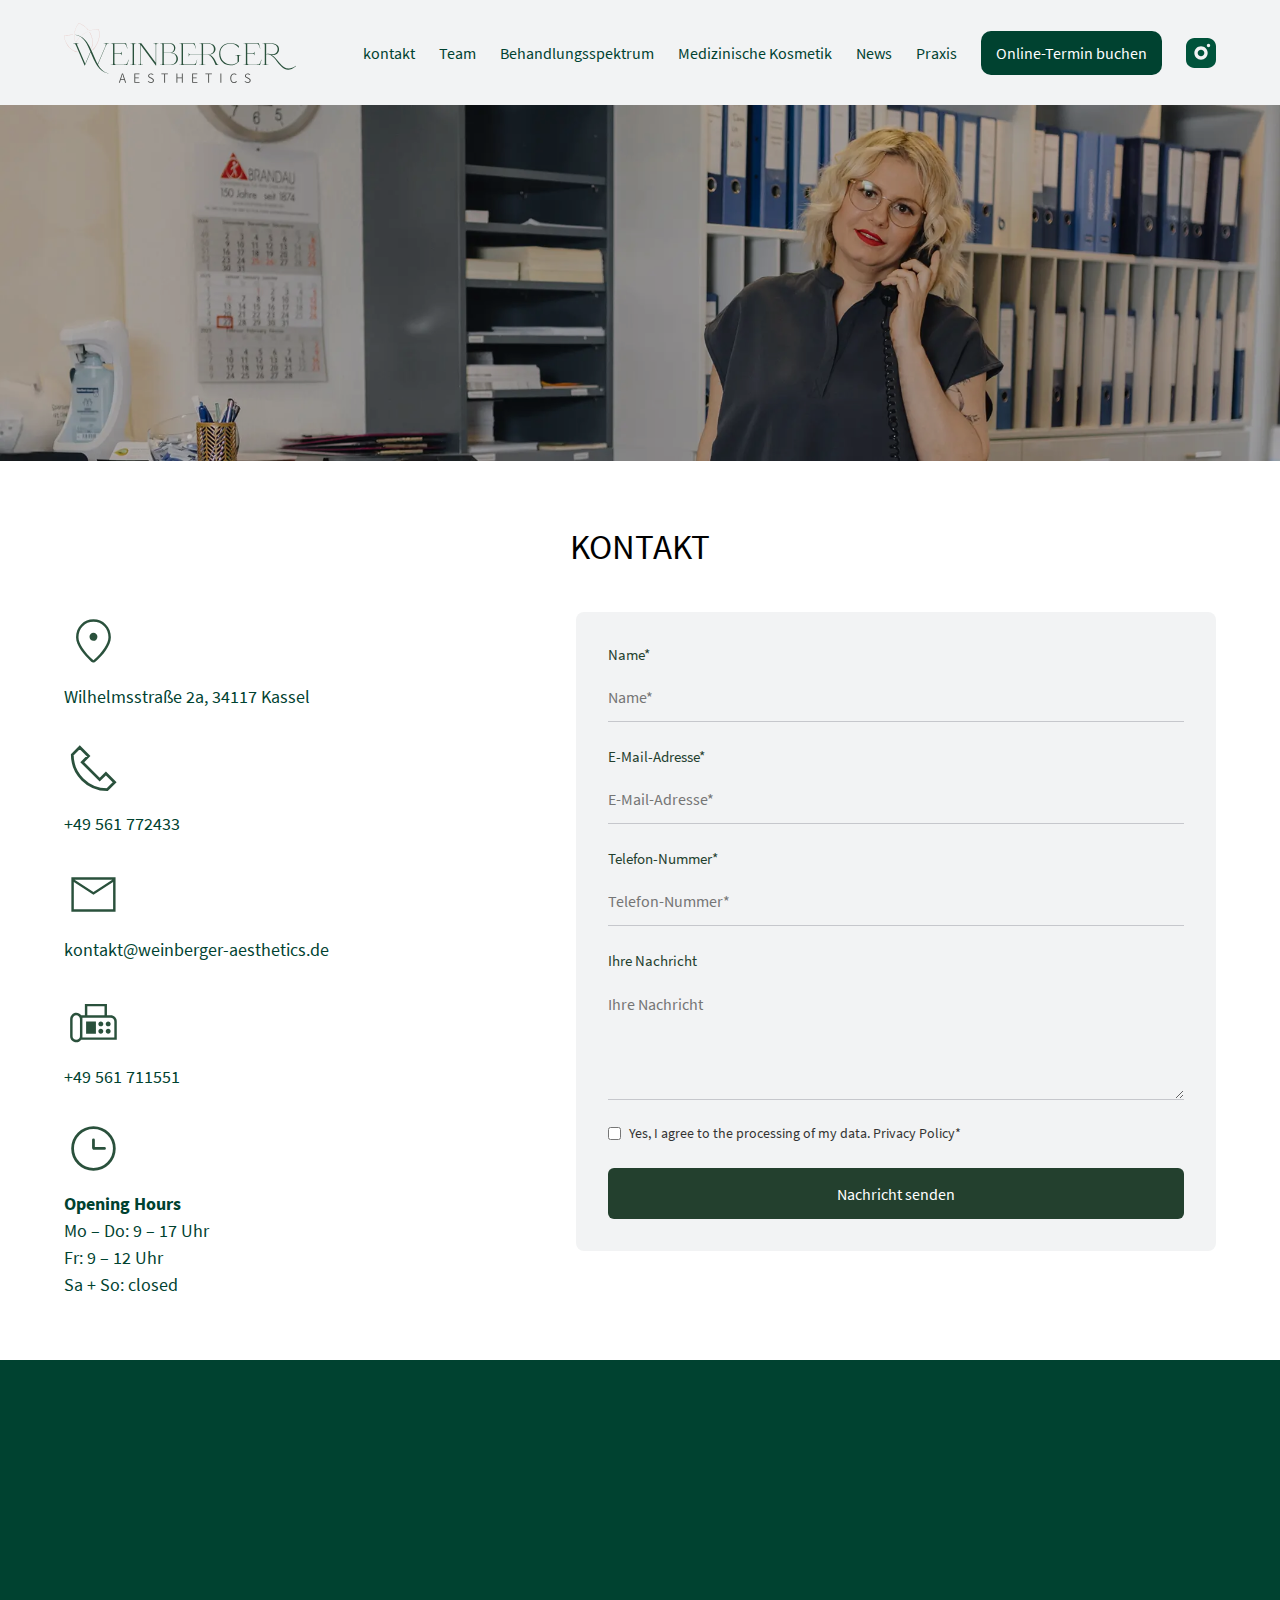
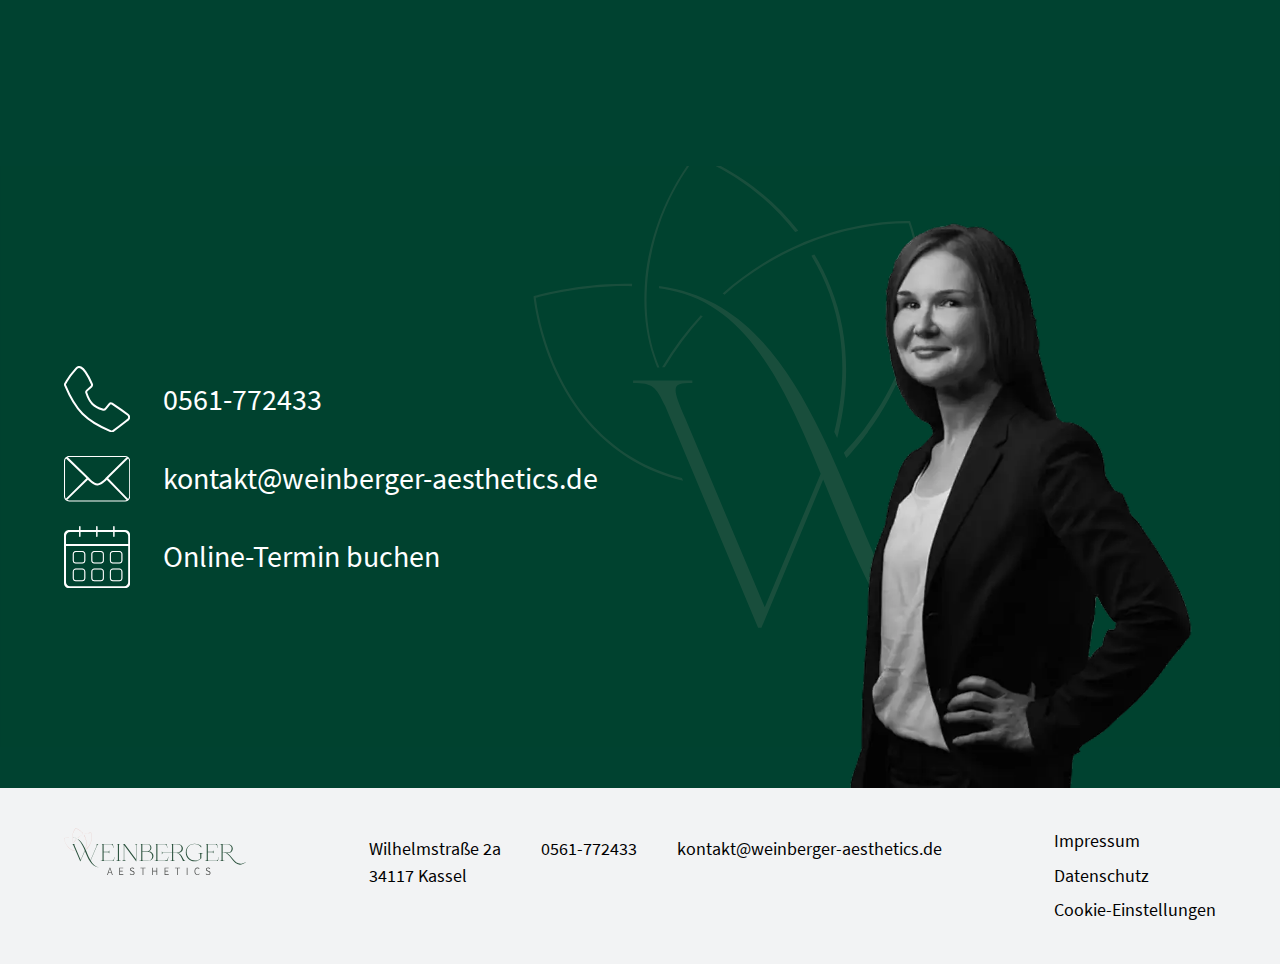
<file: brustvergrößserung.html>
<!DOCTYPE html>
<html>
  <head>
    <title>Brustvergrößserung - Weinberger Aesthetics</title>
    <link rel="stylesheet" href="./assets/css/style.css">
  </head>
  <body>
    <header class="header">
      <div class="container">
        <div class="header__inner"><a class="logo" href="/">
             <svg xmlns="http://www.w3.org/2000/svg" fill="none" viewBox="8.94 9.16 223.12 57.61">
<path d="M71.0343 44.5797L69.6174 49.5186H53.8425V49.2912C55.4169 49.2912 56.0466 49.2587 56.0466 47.7315V30.413C56.0466 28.8859 55.4169 28.8534 53.8425 28.8534V28.6259H68.5154L69.9323 33.5648L69.6804 33.6298C68.295 29.0808 68.0431 28.9833 65.1463 28.9833H57.369V38.3087H62.0921C63.5719 38.3087 63.9813 37.9838 64.2332 36.814H64.3906V40.1933H64.2332C63.9813 39.0235 63.5719 38.6986 62.0921 38.6986H57.369V47.634C57.369 48.9662 57.8414 49.0962 59.0064 49.1287H66.2483C69.46 49.1287 69.4285 48.8688 70.7824 44.5148H71.0343V44.5797Z" fill="#2A513C"/>
<path d="M78.3707 49.3236V49.5511H72.6401V49.3236C74.2145 49.3236 74.8442 49.2911 74.8442 47.764V30.4455C74.8442 28.9183 74.2145 28.8859 72.6401 28.8859V28.6584H78.3707V28.8859C76.7964 28.8859 76.1667 28.9183 76.1667 30.4455V47.764C76.1667 49.2911 76.7964 49.3236 78.3707 49.3236Z" fill="#2A513C"/>
<path d="M79.9451 49.3236C81.0156 49.3236 82.1177 49.2912 82.1177 47.764V30.4455C82.1177 28.9183 80.9526 28.8859 79.9451 28.8859V28.6584H83.1882L97.0109 47.4066V30.4455C97.0109 28.9183 95.8144 28.8859 94.8068 28.8859V28.6584H99.6243V28.8859C98.5853 28.8859 97.4202 28.9183 97.4202 30.4455V48.0239H97.4517V49.9085H97.0739L82.59 30.283V47.764C82.59 49.2912 83.755 49.3236 84.7626 49.3236V49.5511H79.9766V49.3236H79.9451Z" fill="#2A513C"/>
<path d="M111.495 49.5511H101.23V49.3236C102.805 49.3236 103.403 49.2911 103.434 47.764V30.4455C103.434 28.9183 102.805 28.8859 101.23 28.8859V28.6584H110.771C117.005 28.6584 117.54 36.3916 112.377 37.7563C120.658 38.4711 120.374 49.5511 111.526 49.5511H111.495ZM104.757 29.0483V37.7238H110.739C115.935 37.7238 116.029 29.0483 110.739 29.0483H104.725H104.757ZM111.495 38.0812H104.757V47.764C104.757 49.0962 105.198 49.2262 106.394 49.2587H111.526C118.705 49.2587 118.831 38.0812 111.526 38.0812H111.495Z" fill="#2A513C"/>
<path d="M136.842 44.5473L135.456 49.4861H119.681V49.2587C121.256 49.2587 121.854 49.2262 121.854 47.699V30.3805C121.854 28.8534 121.256 28.8209 119.681 28.8209V28.5934H134.323L135.74 33.5323L135.519 33.5973C134.102 29.0483 133.85 28.9833 130.954 28.9833H123.208V47.6016C123.208 48.9337 123.649 49.0637 124.845 49.0962H132.056C135.267 49.0962 135.236 48.8363 136.621 44.4823H136.842V44.5473ZM157.245 49.3237V49.5186H154.506C153.152 46.5293 150.853 39.7384 146.634 39.7384H142.478V47.7315C142.478 49.2587 143.108 49.2912 144.682 49.2912V49.5186H138.951V49.2912C140.526 49.2912 141.155 49.2587 141.155 47.7315V39.7384H130.954C129.474 39.7384 129.033 40.0633 128.813 41.233H128.655V37.8863H128.813C129.033 38.991 129.411 39.3485 130.733 39.3809H141.155V30.4455C141.155 28.9184 140.526 28.8859 138.951 28.8859V28.6584H146.666C151.829 28.6584 154.38 30.8029 154.411 34.2146C154.411 37.1715 152.396 39.2185 148.366 39.6734C154.159 41.103 154.789 49.3561 157.277 49.3561L157.245 49.3237ZM142.478 39.3809H146.666C150.916 39.3809 152.9 37.074 152.9 34.0522C152.9 31.0304 150.759 29.0483 146.666 29.0483H142.478V39.3809Z" fill="#2A513C"/>
<path d="M175.602 41.5579C175.602 40.0633 175.004 40.0308 173.429 40.0308V39.8033H179.16V40.0308C177.586 40.0308 176.956 40.0633 176.956 41.5579V46.0419C174.72 48.6088 171.603 49.8435 168.581 49.8435C163.165 49.8435 157.938 45.9444 157.938 38.991C157.938 32.0376 163.07 28.3985 168.738 28.3985C171.446 28.3985 174.343 29.2758 176.83 31.1278V32.8824H176.641C174.72 30.1206 171.603 28.7884 168.581 28.7884C163.763 28.7884 158.977 32.1026 158.977 38.2762C158.977 45.0346 164.078 48.9987 169.273 48.9987C171.477 48.9987 173.713 48.2839 175.602 46.7567V41.5579Z" fill="#2A513C"/>
<path d="M198.556 44.5797L197.139 49.5186H181.364V49.2912C182.938 49.2912 183.568 49.2587 183.568 47.7315V30.413C183.568 28.8859 182.938 28.8534 181.364 28.8534V28.6259H196.037L197.454 33.5648L197.202 33.6298C195.816 29.0808 195.565 28.9833 192.668 28.9833H184.891V38.3087H189.614C191.093 38.3087 191.503 37.9838 191.755 36.814H191.912V40.1933H191.755C191.503 39.0235 191.093 38.6986 189.614 38.6986H184.891V47.634C184.891 48.9662 185.363 49.0962 186.528 49.1287H193.77C196.981 49.1287 196.95 48.8688 198.304 44.5148H198.556V44.5797Z" fill="#2A513C"/>
<path d="M232.058 50.2984C228.972 52.9303 226.39 54.0026 224.123 54.0026C215.59 54.0026 211.717 39.2185 204.57 39.2185C204.098 39.2185 203.562 39.2835 203.027 39.4459V47.7965C203.027 49.3237 203.657 49.3561 205.231 49.3561V49.5836H199.5V49.3561C201.075 49.3561 201.705 49.3237 201.705 47.7965V30.478C201.705 28.9508 201.075 28.9183 199.5 28.9183V28.6909H207.215C212.882 28.6909 215.433 31.2903 215.433 34.2471C215.433 38.4712 211.938 40.1933 208.443 39.7709C213.921 43.0201 217.731 52.8978 224.847 52.8978C226.863 52.8978 229.161 52.118 231.869 50.136L232.026 50.2984H232.058ZM205.074 38.7636C205.483 38.7636 205.892 38.8286 206.333 38.8936C206.333 38.8936 206.396 38.8936 206.396 38.926C206.459 38.926 206.491 38.9585 206.554 38.9585L206.837 39.0235C206.837 39.0235 206.931 39.056 206.963 39.056C207.593 39.2185 208.254 39.2835 208.884 39.2835C211.717 39.2835 214.079 37.5939 214.079 34.1496C214.079 31.4203 211.969 29.0158 207.246 29.0158H203.058V39.056C203.751 38.8286 204.475 38.7311 205.105 38.7311L205.074 38.7636Z" fill="#2A513C"/>
<path d="M64.6741 57.7392H65.5872L68.5785 66.6097H67.6653L66.028 61.5083C65.6817 60.4686 65.3983 59.5263 65.1149 58.4865H65.0519C64.7686 59.5588 64.4852 60.5011 64.1388 61.5083L62.5015 66.6097H61.6199L64.6111 57.7392H64.6741ZM63.1627 63.0355H67.0986V63.7503H63.1627V63.0355Z" fill="#484A48"/>
<path d="M76.4817 57.7392H81.3621V58.4865H77.3318V61.5733H80.7324V62.3207H77.3318V65.8948H81.4881V66.6422H76.4817V57.7717V57.7392Z" fill="#484A48"/>
<path d="M89.3284 65.4399L89.8636 64.8551C90.4934 65.5374 91.375 65.9923 92.3511 65.9923C93.5791 65.9923 94.3348 65.3425 94.3348 64.3677C94.3348 63.3604 93.6735 63.0355 92.8234 62.6456L91.5324 62.0607C90.7453 61.7033 89.7692 61.1184 89.7692 59.8187C89.7692 58.519 90.9027 57.5443 92.4141 57.5443C93.4531 57.5443 94.3348 58.0316 94.9015 58.6165L94.4292 59.2014C93.894 58.6815 93.2327 58.3241 92.4141 58.3241C91.3435 58.3241 90.6508 58.8764 90.6508 59.7537C90.6508 60.696 91.4695 61.0534 92.1307 61.3459L93.4217 61.9307C94.3977 62.3856 95.2479 62.938 95.2479 64.3027C95.2479 65.6674 94.1458 66.7721 92.3826 66.7721C91.1231 66.7721 90.1155 66.2522 89.3913 65.4399H89.3284Z" fill="#484A48"/>
<path d="M105.135 58.4865H102.427V57.7392H108.693V58.4865H105.985V66.6422H105.135V58.4865Z" fill="#484A48"/>
<path d="M116.911 57.7392H117.761V61.5408H122.106V57.7392H122.956V66.6097H122.106V62.2882H117.761V66.6097H116.911V57.7392Z" fill="#484A48"/>
<path d="M132.024 57.7392H136.905V58.4865H132.875V61.5733H136.275V62.3207H132.875V65.8948H137.031V66.6422H132.024V57.7717V57.7392Z" fill="#484A48"/>
<path d="M147.39 58.4865H144.682V57.7392H150.948V58.4865H148.24V66.6422H147.39V58.4865Z" fill="#484A48"/>
<path d="M159.135 57.7392H159.985V66.6097H159.135V57.7392Z" fill="#484A48"/>
<path d="M168.549 62.1582C168.549 59.3313 170.123 57.5443 172.327 57.5443C173.367 57.5443 174.154 58.0641 174.658 58.6165L174.185 59.2014C173.713 58.6815 173.115 58.3241 172.359 58.3241C170.596 58.3241 169.462 59.7862 169.462 62.1257C169.462 64.4652 170.564 65.9923 172.327 65.9923C173.178 65.9923 173.839 65.6349 174.437 64.9525L174.909 65.5049C174.248 66.3172 173.398 66.7721 172.296 66.7721C170.155 66.7721 168.581 65.0175 168.581 62.1582H168.549Z" fill="#484A48"/>
<path d="M182.246 65.4399L182.781 64.8551C183.411 65.5374 184.292 65.9923 185.269 65.9923C186.497 65.9923 187.252 65.3425 187.252 64.3677C187.252 63.3604 186.591 63.0355 185.741 62.6456L184.45 62.0607C183.663 61.7033 182.687 61.1184 182.687 59.8187C182.687 58.519 183.82 57.5443 185.332 57.5443C186.371 57.5443 187.252 58.0316 187.819 58.6165L187.347 59.2014C186.811 58.6815 186.15 58.3241 185.332 58.3241C184.261 58.3241 183.568 58.8764 183.568 59.7537C183.568 60.696 184.387 61.0534 185.048 61.3459L186.339 61.9307C187.315 62.3856 188.165 62.938 188.165 64.3027C188.165 65.6674 187.063 66.7721 185.3 66.7721C184.041 66.7721 183.033 66.2522 182.309 65.4399H182.246Z" fill="#484A48"/>
<path d="M49.2768 30.8679L41.5626 48.9337C44.0185 53.2552 47.0413 56.5695 51.5439 57.3493V57.5443C41.9719 55.8546 38.225 46.1719 34.4465 37.1714L28.9993 49.941H28.7159L20.5609 30.9004C19.7107 29.1783 19.4903 28.8859 17.7271 28.8859V28.6584H22.9539V28.8859C21.1276 28.8859 21.0961 29.1133 22.3241 31.9077L29.3457 48.1864L34.2891 36.6841C31.1089 29.1133 27.8028 22.1599 20.9387 20.8927C20.6553 20.8277 20.3405 20.7952 20.0571 20.7302C20.0571 20.6652 20.0571 20.6003 20.0571 20.5353C20.309 20.5678 20.5923 20.6003 20.8442 20.6652C32.7777 22.7773 35.706 38.2762 41.3736 48.4788L48.5211 31.7452C49.6862 29.0808 49.0564 28.8534 47.0728 28.8534V28.6259H52.3311V28.8534C50.6308 28.8534 50.1899 28.8534 49.3713 30.8029L49.2768 30.8679Z" fill="#2A513C"/>
<path d="M32.2423 15.7914C32.2423 15.7914 32.0849 15.8563 31.9904 15.8888C29.6919 12.997 26.6062 10.755 23.2371 9.42283C21.1904 11.9572 19.805 15.0115 19.2068 18.2283C19.0808 18.9431 18.9864 19.6905 18.9234 20.4053C18.9234 20.4053 18.9234 20.5353 18.9234 20.6003C18.7974 22.5823 18.9864 24.5968 19.6161 26.4814C19.742 26.8388 19.868 27.1962 20.0254 27.5212H19.8365C19.7106 27.2287 19.6161 26.9688 19.5216 26.6764C18.8604 24.7268 18.6085 22.6798 18.7345 20.6003C18.7345 20.5353 18.7345 20.4703 18.7345 20.4053C19.0178 16.3437 20.6866 12.3147 23.1426 9.22787V9.16289H23.2371C26.7006 10.4951 29.8808 12.7696 32.2423 15.7264V15.7914Z" fill="#E4BEB9"/>
<path d="M35.6743 33.6298C35.5798 33.4673 35.5168 33.2723 35.4224 33.1099C36.1151 30.413 36.3355 27.5537 35.9262 24.7918C35.5798 22.3224 34.6982 20.0154 33.4072 17.9359C33.5017 17.9034 33.5961 17.8709 33.6591 17.8384C34.1944 18.7157 34.6667 19.658 35.076 20.6328C36.8078 24.7593 36.7763 29.3407 35.6743 33.6298Z" fill="#E4BEB9"/>
<path d="M22.1036 37.3339C15.9952 35.9042 12.752 31.7777 11.1147 28.4959C9.28849 24.8893 8.94214 21.575 8.94214 21.5425V21.4451H9.00511C9.06809 21.4451 13.0984 20.2753 17.6325 20.4053C17.6325 20.4703 17.6325 20.5353 17.6325 20.6003C13.5077 20.5028 9.7608 21.4451 9.16255 21.6075C9.22552 22.1274 9.66634 25.1817 11.3036 28.431C12.941 31.6152 16.0896 35.6768 22.0406 37.1065L22.1351 37.3339H22.1036Z" fill="#E4BEB9"/>
<path d="M23.6464 23.0697C23.6464 23.0697 23.7724 23.1347 23.8354 23.1672C22.5759 24.4994 21.4738 25.994 20.4978 27.5537H20.2773C21.2534 25.929 22.387 24.4344 23.6779 23.0697H23.6464Z" fill="#E4BEB9"/>
<path d="M38.4138 33.0774C37.91 33.7597 37.1228 34.702 36.4931 35.3519C36.4301 35.1894 36.3671 35.0269 36.2727 34.897C36.8709 34.2796 37.5636 33.4998 38.0989 32.8174C41.8773 27.9436 44.1129 21.2501 42.0033 15.1415C38.949 15.1415 35.9263 15.7589 33.061 16.8636C32.9666 16.8961 32.8721 16.9286 32.8091 16.9611C30.2587 18.0009 27.8972 19.463 25.7876 21.2501C25.7246 21.2176 25.6616 21.1851 25.6301 21.1526C27.7397 19.333 30.1327 17.8384 32.7147 16.7986C32.8091 16.7661 32.9036 16.7336 32.9666 16.7012C34.8243 15.9538 36.7765 15.4339 38.7916 15.1415C39.8936 14.979 40.9957 14.8816 42.0977 14.9141H42.1607V14.979C44.4277 21.1526 42.2237 28.0085 38.4453 33.0449L38.4138 33.0774Z" fill="#E4BEB9"/>
</svg></a><a class="mobile-btn btn btn-primary" href="https://www.doctolib.de/plastische-und-asthetische-chirurgie/kassel/katharina-weinberger?utm_campaign=website-button&amp;utm_source=katharina-weinberger-website-button&amp;utm_medium=referral&amp;utm_content=option-5&amp;utm_term=katharina-weinberger" target="_blank" rel="noopener noreferrer">Termin buchen</a>
          <button class="nav-toggle" type="button" aria-label="Menu"><span></span><span></span><span></span></button>
          <nav>
            <ul>
              <li><a href="kontakt.html">kontakt</a></li>
              <li><a href="team.html">Team</a></li>
              <li><a href="tehandlungsspektrum.html">Behandlungsspektrum</a></li>
              <li><a href="medizinische-kosmetik.html">Medizinische Kosmetik</a></li>
              <li><a href="news.html">News</a></li>
              <li><a href="praxis.html">Praxis</a></li>
              <li><a class="btn btn-primary" href="https://www.doctolib.de/plastische-und-asthetische-chirurgie/kassel/katharina-weinberger?utm_campaign=website-button&amp;utm_source=katharina-weinberger-website-button&amp;utm_medium=referral&amp;utm_content=option-5&amp;utm_term=katharina-weinberger" target="_blank" rel="noopener noreferrer">Online-Termin buchen</a></li>
              <li><a href="https://www.instagram.com/weinberger.aesthetics/" target="_blank" rel="noopener noreferrer">
                  <svg width="30" height="30" viewBox="0 0 30 30" fill="none" xmlns="http://www.w3.org/2000/svg">
                    <path d="M21.6667 0C23.8768 0 25.9964 0.877974 27.5592 2.44078C29.122 4.00358 30 6.1232 30 8.33333V21.6667C30 23.8768 29.122 25.9964 27.5592 27.5592C25.9964 29.122 23.8768 30 21.6667 30H8.33333C6.1232 30 4.00358 29.122 2.44078 27.5592C0.877974 25.9964 0 23.8768 0 21.6667V8.33333C0 6.1232 0.877974 4.00358 2.44078 2.44078C4.00358 0.877974 6.1232 0 8.33333 0H21.6667ZM15 8.33333C13.2319 8.33333 11.5362 9.03571 10.286 10.286C9.03571 11.5362 8.33333 13.2319 8.33333 15C8.33333 16.7681 9.03571 18.4638 10.286 19.714C11.5362 20.9643 13.2319 21.6667 15 21.6667C16.7681 21.6667 18.4638 20.9643 19.714 19.714C20.9643 18.4638 21.6667 16.7681 21.6667 15C21.6667 13.2319 20.9643 11.5362 19.714 10.286C18.4638 9.03571 16.7681 8.33333 15 8.33333ZM15 11.6667C15.8841 11.6667 16.7319 12.0179 17.357 12.643C17.9821 13.2681 18.3333 14.1159 18.3333 15C18.3333 15.8841 17.9821 16.7319 17.357 17.357C16.7319 17.9821 15.8841 18.3333 15 18.3333C14.1159 18.3333 13.2681 17.9821 12.643 17.357C12.0179 16.7319 11.6667 15.8841 11.6667 15C11.6667 14.1159 12.0179 13.2681 12.643 12.643C13.2681 12.0179 14.1159 11.6667 15 11.6667ZM22.5 5.83333C22.058 5.83333 21.6341 6.00893 21.3215 6.32149C21.0089 6.63405 20.8333 7.05797 20.8333 7.5C20.8333 7.94203 21.0089 8.36595 21.3215 8.67851C21.6341 8.99107 22.058 9.16667 22.5 9.16667C22.942 9.16667 23.366 8.99107 23.6785 8.67851C23.9911 8.36595 24.1667 7.94203 24.1667 7.5C24.1667 7.05797 23.9911 6.63405 23.6785 6.32149C23.366 6.00893 22.942 5.83333 22.5 5.83333Z" fill="#00533B"></path>
                  </svg></a></li>
            </ul>
          </nav>
        </div>
      </div>
    </header>
    <script>
      const toggle = document.querySelector('.nav-toggle');
      const nav = document.querySelector('.header nav');
      
      toggle.addEventListener('click', () => {
      toggle.classList.toggle('active');
      nav.classList.toggle('open');
      });
    </script>
    <main>
      <section class="hero-alt">
        <picture class="hero-alt_image">
          <source srcset="/assets/images/contact_hero_mobile.webp" media="(max-width: 768px)">
          <source srcset="/assets/images/contact_hero.webp" media="(min-width: 769px)"><img src="/assets/images/contact_hero.webp" alt="Office reception with staff member on phone">
        </picture>
        <div class="hero-alt_overlay"></div>
      </section>
      <section class="contact-section">
        <div class="container">
          <div class="section-header">
            <h2 class="section-header__title section-header__title--sm">KONTAKT</h2>
          </div>
          <div class="contact-grid">
            <!-- Contact Info Column-->
            <div class="contact-info">
              <div class="contact-info_item">
                <svg width="64" height="64" viewBox="0 0 64 64" fill="none" xmlns="http://www.w3.org/2000/svg">
                  <path d="M31.9998 52.472C37.0132 48.1093 40.9758 43.6729 43.8878 39.1627C46.7998 34.6524 48.2558 30.7502 48.2558 27.456C48.2558 22.5778 46.7118 18.5511 43.6238 15.376C40.5323 12.2027 36.6576 10.616 31.9998 10.616C27.3421 10.616 23.4674 12.2027 20.3758 15.376C17.2843 18.5493 15.7403 22.576 15.7438 27.456C15.7438 30.7484 17.1998 34.6507 20.1118 39.1627C23.0238 43.6747 26.9865 48.1111 31.9998 52.472ZM31.9998 54.816C31.5821 54.816 31.1643 54.7476 30.7465 54.6107C30.3287 54.4738 29.9447 54.2516 29.5945 53.944C27.6976 52.2 25.7741 50.2578 23.8238 48.1173C21.8754 45.9787 20.1065 43.7627 18.5172 41.4693C16.9278 39.176 15.6229 36.8356 14.6025 34.448C13.5821 32.0604 13.0736 29.7298 13.0772 27.456C13.0772 21.8151 14.9136 17.1627 18.5865 13.4987C22.2612 9.83289 26.7323 8 31.9998 8C37.2674 8 41.7385 9.83289 45.4132 13.4987C49.0861 17.1627 50.9225 21.8151 50.9225 27.456C50.9225 29.7298 50.4141 32.0524 49.3972 34.424C48.3803 36.7938 47.0843 39.1333 45.5092 41.4427C43.9358 43.7538 42.1749 45.9707 40.2265 48.0933C38.2781 50.216 36.3536 52.1493 34.4532 53.8933C34.1136 54.2009 33.7278 54.432 33.2958 54.5867C32.8621 54.7396 32.4292 54.816 31.9972 54.816M32.0078 31.2827C33.1936 31.2827 34.2069 30.8596 35.0478 30.0133C35.8869 29.1689 36.3065 28.1529 36.3065 26.9653C36.3065 25.7778 35.8834 24.7644 35.0372 23.9253C34.1909 23.0862 33.1749 22.6667 31.9892 22.6667C30.8034 22.6667 29.7901 23.0898 28.9492 23.936C28.1083 24.7822 27.6887 25.7982 27.6905 26.984C27.6923 28.1698 28.1145 29.1831 28.9572 30.024C29.7998 30.8649 30.8167 31.2844 32.0078 31.2827Z" fill="#2A513C"></path>
                </svg>
                <p>Wilhelmsstraße 2a, 34117 Kassel</p>
              </div>
              <div class="contact-info_item">
                <svg width="64" height="64" viewBox="0 0 64 64" fill="none" xmlns="http://www.w3.org/2000/svg">
                  <path d="M9 17.1179C9 38.0391 25.9609 55 46.8821 55L55 46.8821L45.5306 37.4127L38.7642 44.1769L19.8231 25.2358L26.5873 18.4716L17.1179 9L9 17.1179Z" stroke="#2A513C" stroke-width="3"></path>
                </svg>
                <p>+49 561 772433</p>
              </div>
              <div class="contact-info_item">
                <svg width="64" height="64" viewBox="0 0 64 64" fill="none" xmlns="http://www.w3.org/2000/svg">
                  <path d="M8 50.6667V13.3334H56V50.6667H8ZM32 32.3094L10.6667 18.36V48H53.3333V18.36L32 32.3094ZM32 29.3334L52.512 16H11.488L32 29.3334ZM10.6667 18.36V16V48V18.36Z" fill="#2A513C"></path>
                </svg>
                <p>kontakt@weinberger-aesthetics.de</p>
              </div>
              <div class="contact-info_item">
                <svg width="64" height="64" viewBox="0 0 64 64" fill="none" xmlns="http://www.w3.org/2000/svg">
                  <path d="M13.3332 54.6666C11.4807 54.6666 9.90739 54.0177 8.61317 52.7199C7.31539 51.4257 6.6665 49.8524 6.6665 47.9999V29.3333C6.6665 27.4808 7.31539 25.9075 8.61317 24.6133C9.90562 23.3155 11.4789 22.6666 13.3332 22.6666C14.4301 22.6666 15.4363 22.9111 16.3518 23.3999C17.2674 23.8888 18.0514 24.5333 18.7038 25.3333H22.6665V12.9226H46.6665V25.3333H50.6665C52.519 25.3333 54.0923 25.9822 55.3865 27.2799C56.6843 28.5742 57.3332 30.1475 57.3332 31.9999V51.9999H18.7038C18.0496 52.7999 17.2656 53.4444 16.3518 53.9333C15.4381 54.4222 14.4318 54.6666 13.3332 54.6666ZM13.3332 51.9999C14.4301 51.9999 15.3714 51.6079 16.1572 50.8239C16.9412 50.0382 17.3332 49.0968 17.3332 47.9999V29.3333C17.3332 28.2364 16.9412 27.2951 16.1572 26.5093C15.3714 25.7253 14.4301 25.3333 13.3332 25.3333C12.2363 25.3333 11.2949 25.7253 10.5092 26.5093C9.72517 27.2951 9.33317 28.2364 9.33317 29.3333V47.9999C9.33317 49.0968 9.72517 50.0382 10.5092 50.8239C11.2949 51.6079 12.2363 51.9999 13.3332 51.9999ZM25.3332 25.3333H43.9998V15.5893H25.3332V25.3333ZM19.9998 49.3333H54.6665V31.9999C54.6665 30.9031 54.2745 29.9617 53.4905 29.1759C52.7047 28.3919 51.7634 27.9999 50.6665 27.9999H19.9998V49.3333ZM39.9998 37.3333C40.7554 37.3333 41.3892 37.0773 41.9012 36.5653C42.4132 36.0533 42.6683 35.4204 42.6665 34.6666C42.6647 33.9128 42.4087 33.2799 41.8985 32.7679C41.3883 32.2559 40.7554 31.9999 39.9998 31.9999C39.2443 31.9999 38.6114 32.2559 38.1012 32.7679C37.591 33.2799 37.3349 33.9128 37.3332 34.6666C37.3314 35.4204 37.5874 36.0542 38.1012 36.5679C38.615 37.0817 39.2478 37.3368 39.9998 37.3333ZM47.9998 37.3333C48.7554 37.3333 49.3892 37.0773 49.9012 36.5653C50.4132 36.0533 50.6683 35.4204 50.6665 34.6666C50.6647 33.9128 50.4087 33.2799 49.8985 32.7679C49.3883 32.2559 48.7554 31.9999 47.9998 31.9999C47.2443 31.9999 46.6114 32.2559 46.1012 32.7679C45.591 33.2799 45.3349 33.9128 45.3332 34.6666C45.3314 35.4204 45.5874 36.0542 46.1012 36.5679C46.6149 37.0817 47.2478 37.3368 47.9998 37.3333ZM39.9998 45.3333C40.7554 45.3333 41.3892 45.0773 41.9012 44.5653C42.4132 44.0533 42.6683 43.4204 42.6665 42.6666C42.6647 41.9128 42.4087 41.2799 41.8985 40.7679C41.3883 40.2559 40.7554 39.9999 39.9998 39.9999C39.2443 39.9999 38.6114 40.2559 38.1012 40.7679C37.591 41.2799 37.3349 41.9128 37.3332 42.6666C37.3314 43.4204 37.5874 44.0542 38.1012 44.5679C38.615 45.0817 39.2478 45.3368 39.9998 45.3333ZM47.9998 45.3333C48.7554 45.3333 49.3892 45.0773 49.9012 44.5653C50.4132 44.0533 50.6683 43.4204 50.6665 42.6666C50.6647 41.9128 50.4087 41.2799 49.8985 40.7679C49.3883 40.2559 48.7554 39.9999 47.9998 39.9999C47.2443 39.9999 46.6114 40.2559 46.1012 40.7679C45.591 41.2799 45.3349 41.9128 45.3332 42.6666C45.3314 43.4204 45.5874 44.0542 46.1012 44.5679C46.6149 45.0817 47.2478 45.3368 47.9998 45.3333ZM23.9998 45.3333H34.6665V31.9999H23.9998V45.3333Z" fill="#2A513C"></path>
                </svg>
                <p>+49 561 711551</p>
              </div>
              <div class="contact-info_item contact-info_hours">
                <svg width="64" height="64" viewBox="0 0 64 64" fill="none" xmlns="http://www.w3.org/2000/svg">
                  <path d="M32.0002 54.6667C44.5186 54.6667 54.6668 44.5185 54.6668 32C54.6668 19.4816 44.5186 9.33337 32.0002 9.33337C19.4817 9.33337 9.3335 19.4816 9.3335 32C9.3335 44.5185 19.4817 54.6667 32.0002 54.6667Z" stroke="#2A513C" stroke-width="3"></path>
                  <path d="M44 32.0001H32.6667C32.4899 32.0001 32.3203 31.9298 32.1953 31.8048C32.0702 31.6798 32 31.5102 32 31.3334V22.6667" stroke="#2A513C" stroke-width="3" stroke-linecap="round"></path>
                </svg>
                <div> 
                  <p> <b>Opening Hours</b></p>
                  <ul>
                    <li>Mo – Do: 9 – 17 Uhr</li>
                    <li>Fr: 9 – 12 Uhr</li>
                    <li>Sa + So: closed</li>
                  </ul>
                </div>
              </div>
            </div>
            <!-- Contact Form Column-->
            <div class="contact-form">
              <form action="#" method="post">
                <div class="form-group">
                  <label for="name">Name*</label>
                  <input id="name" type="text" placeholder="Name*" required>
                </div>
                <div class="form-group">
                  <label for="email">E-Mail-Adresse*</label>
                  <input id="email" type="email" placeholder="E-Mail-Adresse*" required>
                </div>
                <div class="form-group">
                  <label for="phone">Telefon-Nummer*</label>
                  <input id="phone" type="text" placeholder="Telefon-Nummer*" required>
                </div>
                <div class="form-group">
                  <label for="message">Ihre Nachricht</label>
                  <textarea id="message" placeholder="Ihre Nachricht"></textarea>
                </div>
                <div class="form-group checkbox">
                  <input id="privacy" type="checkbox" required>
                  <label for="privacy">Yes, I agree to the processing of my data. Privacy Policy*</label>
                </div>
                <button class="btn-submit" type="submit">Nachricht senden</button>
              </form>
            </div>
          </div>
        </div>
      </section>
      <section class="contact-map"> 
        <div style="width: 100%">
          <iframe width="100%" height="400" frameborder="0" scrolling="no" marginheight="0" marginwidth="0" src="https://maps.google.com/maps?width=100%25&amp;height=400&amp;hl=en&amp;q=Weinberger%20Aesthetics+(Weinberger%20Aesthetics)&amp;t=h&amp;z=14&amp;ie=UTF8&amp;iwloc=B&amp;output=embed"></iframe>
        </div>
      </section>
      <section class="contact">
        <div class="container">
          <div class="contact__inner">
            <div class="contact__content">
              <div class="contact__item">
                <div class="contact__icon"><svg fill="none" xmlns="http://www.w3.org/2000/svg" viewBox="0 0 65.81 66.1"> <path d="M63.6638 53.3053C57.7337 57.9777 54.352 60.6855 48.6567 64.7355C48.105 65.1278 47.3799 65.21 46.7527 64.9552C21.6721 54.7667 11.4375 43.849 1.15406 19.2904C0.912281 18.713 0.957633 18.0435 1.27234 17.5024C5.03156 11.0385 5.25113 10.0727 12.2689 2.36439C17.9863 -3.91556 25.7299 13.248 27.7632 18.1175C28.0791 18.8743 27.8732 19.7296 27.2706 20.2859L22.7094 24.4963C22.1361 25.0255 21.9211 25.8427 22.1736 26.5809C25.6541 36.7544 29.5674 40.6957 38.3922 43.3396C39.5273 43.6797 40.7458 43.2682 41.486 42.343L45.1114 37.8112C45.7645 36.9949 46.9361 36.8192 47.7998 37.4082L57.2689 43.8644L63.5915 48.5231C65.1887 49.6999 65.2222 52.0774 63.6638 53.3053Z" stroke="white" stroke-width="2"></path> </svg></div><a class="contact__link" href="tel:0561772433">0561-772433</a>
              </div>
              <div class="contact__item">
                <div class="contact__icon"><svg fill="none" xmlns="http://www.w3.org/2000/svg" viewBox="0 0 64 44"> <path fill-rule="evenodd" clip-rule="evenodd" d="M4.92308 0C2.20414 1.00665e-07 2.53746e-07 2.23858 0 5V39C0 41.7614 2.20414 44 4.92308 44H59.0769C61.7959 44 64 41.7614 64 39V5C64 2.23858 61.7959 0 59.0769 0H4.92308ZM59.0769 1C61.2521 1 63.0154 2.79086 63.0154 5V39C63.0154 41.2091 61.2521 43 59.0769 43H4.92308C2.74793 43 0.984615 41.2091 0.984615 39V5C0.984615 2.79086 2.74793 1 4.92308 1H59.0769Z" fill="white"></path> <path d="M60.5538 1.29076L40.6365 20.8145L40.6173 20.8359L40.6154 20.8379C40.6136 20.8399 40.6108 20.844 40.6067 20.8486C40.5986 20.8578 40.586 20.8718 40.5692 20.8906C40.535 20.9289 40.4824 20.9866 40.4144 21.0605C40.2784 21.2085 40.0781 21.4222 39.825 21.6807C39.3173 22.1991 38.6016 22.8929 37.7702 23.5947C36.9363 24.2986 36.0018 24.9971 35.0558 25.5371C34.0998 26.0827 33.1929 26.431 32.4029 26.5039C31.6843 26.5702 30.8044 26.3284 29.8173 25.8164C28.8445 25.3118 27.8607 24.5935 26.9683 23.8398C26.0799 23.0896 25.3058 22.325 24.7529 21.7461C24.4773 21.4575 24.2578 21.2172 24.1087 21.0498C24.0342 20.9663 23.9771 20.901 23.9394 20.8574C23.9208 20.8359 23.9071 20.8191 23.8981 20.8086C23.8937 20.8034 23.8904 20.7992 23.8885 20.7969L23.8856 20.7939L23.8538 20.7559L23.8173 20.7217L3.44423 1H1.96923V2.33301L21.7221 21.4541L1.47692 41.5L1.96923 42L2.95385 42.5L23.1 22.8828C23.175 22.9631 23.2541 23.0494 23.3394 23.1387C23.925 23.7518 24.751 24.5691 25.7087 25.3779C26.6623 26.1833 27.771 27.0011 28.9212 27.5977C30.057 28.1868 31.3311 28.6116 32.5817 28.4961C33.7609 28.3872 34.9465 27.8946 36.0212 27.2812C37.1057 26.6622 38.1407 25.8834 39.0298 25.1328C39.9213 24.3802 40.6828 23.6415 41.2212 23.0918C41.2713 23.0406 41.3172 22.9883 41.3635 22.9404L61.0462 43L61.5385 42.5L62.5231 42L42.7375 21.5078L62.5231 2L61.0462 1L60.5538 1.29076Z" fill="white"></path> </svg></div><a class="contact__link" href="mailto:kontakt@weinberger-aesthetics.de">kontakt@weinberger-aesthetics.de</a>
              </div>
              <div class="contact__item">
                <div class="contact__icon"><svg fill="none" xmlns="http://www.w3.org/2000/svg" viewBox="0 0 66 62"> <path d="M5 4C2.23858 4 5.15422e-07 6.23858 0 9V57C4.83208e-08 59.7614 2.23858 62 5 62H61C63.7614 62 66 59.7614 66 57V9C66 6.23858 63.7614 4 61 4H5ZM60 6C62.2091 6 64 7.79086 64 10V56C64 58.2091 62.2091 60 60 60H6C3.79086 60 2 58.2091 2 56V10C2 7.79086 3.79086 6 6 6H60Z" fill="white"></path> <mask id="path-2-inside-1_14_78" fill="white"> <path d="M48.75 25C47.0931 25 45.75 26.3431 45.75 28V34.5C45.75 36.1569 47.0931 37.5 48.75 37.5H55.25C56.9069 37.5 58.25 36.1569 58.25 34.5V28C58.25 26.3431 56.9069 25 55.25 25H48.75ZM55.25 26C56.3546 26 57.25 26.8954 57.25 28V34.5C57.25 35.6046 56.3546 36.5 55.25 36.5H48.75C47.6454 36.5 46.75 35.6046 46.75 34.5V28C46.75 26.8954 47.6454 26 48.75 26H55.25Z"></path> </mask> <path d="M48.75 25C47.0931 25 45.75 26.3431 45.75 28V34.5C45.75 36.1569 47.0931 37.5 48.75 37.5H55.25C56.9069 37.5 58.25 36.1569 58.25 34.5V28C58.25 26.3431 56.9069 25 55.25 25H48.75ZM55.25 26C56.3546 26 57.25 26.8954 57.25 28V34.5C57.25 35.6046 56.3546 36.5 55.25 36.5H48.75C47.6454 36.5 46.75 35.6046 46.75 34.5V28C46.75 26.8954 47.6454 26 48.75 26H55.25Z" fill="white"></path> <path d="M45.75 28L45.55 28V28L45.75 28ZM48.75 37.5L48.75 37.7H48.75L48.75 37.5ZM58.25 34.5L58.45 34.5V34.5L58.25 34.5ZM55.25 25L55.25 24.8H55.25L55.25 25ZM57.25 28L57.45 28V28H57.25ZM55.25 36.5L55.25 36.7H55.25V36.5ZM46.75 34.5L46.55 34.5V34.5H46.75ZM48.75 26L48.75 25.8H48.75V26ZM48.75 25V25.2C47.2036 25.2 45.95 26.4536 45.95 28L45.75 28L45.55 28C45.55 26.2327 46.9827 24.8 48.75 24.8V25ZM45.75 28H45.95V34.5H45.75H45.55V28H45.75ZM45.75 34.5H45.95C45.95 36.0464 47.2036 37.3 48.75 37.3L48.75 37.5L48.75 37.7C46.9827 37.7 45.55 36.2673 45.55 34.5H45.75ZM48.75 37.5V37.3H55.25V37.5V37.7H48.75V37.5ZM55.25 37.5V37.3C56.7964 37.3 58.05 36.0464 58.05 34.5L58.25 34.5L58.45 34.5C58.45 36.2673 57.0173 37.7 55.25 37.7V37.5ZM58.25 34.5H58.05V28H58.25H58.45V34.5H58.25ZM58.25 28H58.05C58.05 26.4536 56.7964 25.2 55.25 25.2L55.25 25L55.25 24.8C57.0173 24.8 58.45 26.2327 58.45 28H58.25ZM55.25 25V25.2H48.75V25V24.8H55.25V25ZM55.25 26V25.8C56.465 25.8 57.45 26.785 57.45 28L57.25 28L57.05 28C57.05 27.0059 56.2441 26.2 55.25 26.2V26ZM57.25 28H57.45V34.5H57.25H57.05V28H57.25ZM57.25 34.5H57.45C57.45 35.715 56.465 36.7 55.25 36.7L55.25 36.5L55.25 36.3C56.2441 36.3 57.05 35.4941 57.05 34.5H57.25ZM55.25 36.5V36.7H48.75V36.5V36.3H55.25V36.5ZM48.75 36.5V36.7C47.535 36.7 46.55 35.715 46.55 34.5L46.75 34.5L46.95 34.5C46.95 35.4941 47.7559 36.3 48.75 36.3V36.5ZM46.75 34.5H46.55V28H46.75H46.95V34.5H46.75ZM46.75 28H46.55C46.55 26.785 47.535 25.8 48.75 25.8L48.75 26L48.75 26.2C47.7559 26.2 46.95 27.0059 46.95 28H46.75ZM48.75 26V25.8H55.25V26V26.2H48.75V26Z" fill="white" mask="url(#path-2-inside-1_14_78)"></path> <mask id="path-4-inside-2_14_78" fill="white"> <path d="M30.25 25C28.5931 25 27.25 26.3431 27.25 28V34.5C27.25 36.1569 28.5931 37.5 30.25 37.5H36.75C38.4069 37.5 39.75 36.1569 39.75 34.5V28C39.75 26.3431 38.4069 25 36.75 25H30.25ZM36.75 26C37.8546 26 38.75 26.8954 38.75 28V34.5C38.75 35.6046 37.8546 36.5 36.75 36.5H30.25C29.1454 36.5 28.25 35.6046 28.25 34.5V28C28.25 26.8954 29.1454 26 30.25 26H36.75Z"></path> </mask> <path d="M30.25 25C28.5931 25 27.25 26.3431 27.25 28V34.5C27.25 36.1569 28.5931 37.5 30.25 37.5H36.75C38.4069 37.5 39.75 36.1569 39.75 34.5V28C39.75 26.3431 38.4069 25 36.75 25H30.25ZM36.75 26C37.8546 26 38.75 26.8954 38.75 28V34.5C38.75 35.6046 37.8546 36.5 36.75 36.5H30.25C29.1454 36.5 28.25 35.6046 28.25 34.5V28C28.25 26.8954 29.1454 26 30.25 26H36.75Z" fill="white"></path> <path d="M27.25 28L27.05 28V28L27.25 28ZM30.25 37.5L30.25 37.7H30.25L30.25 37.5ZM39.75 34.5L39.95 34.5V34.5L39.75 34.5ZM36.75 25L36.75 24.8H36.75L36.75 25ZM38.75 28L38.95 28V28H38.75ZM36.75 36.5L36.75 36.7H36.75V36.5ZM28.25 34.5L28.05 34.5V34.5H28.25ZM30.25 26L30.25 25.8H30.25V26ZM30.25 25V25.2C28.7036 25.2 27.45 26.4536 27.45 28L27.25 28L27.05 28C27.05 26.2327 28.4827 24.8 30.25 24.8V25ZM27.25 28H27.45V34.5H27.25H27.05V28H27.25ZM27.25 34.5H27.45C27.45 36.0464 28.7036 37.3 30.25 37.3L30.25 37.5L30.25 37.7C28.4827 37.7 27.05 36.2673 27.05 34.5H27.25ZM30.25 37.5V37.3H36.75V37.5V37.7H30.25V37.5ZM36.75 37.5V37.3C38.2964 37.3 39.55 36.0464 39.55 34.5L39.75 34.5L39.95 34.5C39.95 36.2673 38.5173 37.7 36.75 37.7V37.5ZM39.75 34.5H39.55V28H39.75H39.95V34.5H39.75ZM39.75 28H39.55C39.55 26.4536 38.2964 25.2 36.75 25.2L36.75 25L36.75 24.8C38.5173 24.8 39.95 26.2327 39.95 28H39.75ZM36.75 25V25.2H30.25V25V24.8H36.75V25ZM36.75 26V25.8C37.965 25.8 38.95 26.785 38.95 28L38.75 28L38.55 28C38.55 27.0059 37.7441 26.2 36.75 26.2V26ZM38.75 28H38.95V34.5H38.75H38.55V28H38.75ZM38.75 34.5H38.95C38.95 35.715 37.965 36.7 36.75 36.7L36.75 36.5L36.75 36.3C37.7441 36.3 38.55 35.4941 38.55 34.5H38.75ZM36.75 36.5V36.7H30.25V36.5V36.3H36.75V36.5ZM30.25 36.5V36.7C29.035 36.7 28.05 35.715 28.05 34.5L28.25 34.5L28.45 34.5C28.45 35.4941 29.2559 36.3 30.25 36.3V36.5ZM28.25 34.5H28.05V28H28.25H28.45V34.5H28.25ZM28.25 28H28.05C28.05 26.785 29.035 25.8 30.25 25.8L30.25 26L30.25 26.2C29.2559 26.2 28.45 27.0059 28.45 28H28.25ZM30.25 26V25.8H36.75V26V26.2H30.25V26Z" fill="white" mask="url(#path-4-inside-2_14_78)"></path> <mask id="path-6-inside-3_14_78" fill="white"> <path d="M11.75 25C10.0931 25 8.75 26.3431 8.75 28V34.5C8.75 36.1569 10.0931 37.5 11.75 37.5H18.25C19.9069 37.5 21.25 36.1569 21.25 34.5V28C21.25 26.3431 19.9069 25 18.25 25H11.75ZM18.25 26C19.3546 26 20.25 26.8954 20.25 28V34.5C20.25 35.6046 19.3546 36.5 18.25 36.5H11.75C10.6454 36.5 9.75 35.6046 9.75 34.5V28C9.75 26.8954 10.6454 26 11.75 26H18.25Z"></path> </mask> <path d="M11.75 25C10.0931 25 8.75 26.3431 8.75 28V34.5C8.75 36.1569 10.0931 37.5 11.75 37.5H18.25C19.9069 37.5 21.25 36.1569 21.25 34.5V28C21.25 26.3431 19.9069 25 18.25 25H11.75ZM18.25 26C19.3546 26 20.25 26.8954 20.25 28V34.5C20.25 35.6046 19.3546 36.5 18.25 36.5H11.75C10.6454 36.5 9.75 35.6046 9.75 34.5V28C9.75 26.8954 10.6454 26 11.75 26H18.25Z" fill="white"></path> <path d="M8.75 28L8.55 28V28L8.75 28ZM11.75 37.5L11.75 37.7H11.75L11.75 37.5ZM21.25 34.5L21.45 34.5V34.5L21.25 34.5ZM18.25 25L18.25 24.8H18.25L18.25 25ZM20.25 28L20.45 28V28H20.25ZM18.25 36.5L18.25 36.7H18.25V36.5ZM9.75 34.5L9.55 34.5V34.5H9.75ZM11.75 26L11.75 25.8H11.75V26ZM11.75 25V25.2C10.2036 25.2 8.95 26.4536 8.95 28L8.75 28L8.55 28C8.55 26.2327 9.98269 24.8 11.75 24.8V25ZM8.75 28H8.95V34.5H8.75H8.55V28H8.75ZM8.75 34.5H8.95C8.95 36.0464 10.2036 37.3 11.75 37.3L11.75 37.5L11.75 37.7C9.98269 37.7 8.55 36.2673 8.55 34.5H8.75ZM11.75 37.5V37.3H18.25V37.5V37.7H11.75V37.5ZM18.25 37.5V37.3C19.7964 37.3 21.05 36.0464 21.05 34.5L21.25 34.5L21.45 34.5C21.45 36.2673 20.0173 37.7 18.25 37.7V37.5ZM21.25 34.5H21.05V28H21.25H21.45V34.5H21.25ZM21.25 28H21.05C21.05 26.4536 19.7964 25.2 18.25 25.2L18.25 25L18.25 24.8C20.0173 24.8 21.45 26.2327 21.45 28H21.25ZM18.25 25V25.2H11.75V25V24.8H18.25V25ZM18.25 26V25.8C19.465 25.8 20.45 26.785 20.45 28L20.25 28L20.05 28C20.05 27.0059 19.2441 26.2 18.25 26.2V26ZM20.25 28H20.45V34.5H20.25H20.05V28H20.25ZM20.25 34.5H20.45C20.45 35.715 19.465 36.7 18.25 36.7L18.25 36.5L18.25 36.3C19.2441 36.3 20.05 35.4941 20.05 34.5H20.25ZM18.25 36.5V36.7H11.75V36.5V36.3H18.25V36.5ZM11.75 36.5V36.7C10.535 36.7 9.55 35.715 9.55 34.5L9.75 34.5L9.95 34.5C9.95 35.4941 10.7559 36.3 11.75 36.3V36.5ZM9.75 34.5H9.55V28H9.75H9.95V34.5H9.75ZM9.75 28H9.55C9.55 26.785 10.535 25.8 11.75 25.8L11.75 26L11.75 26.2C10.7559 26.2 9.95 27.0059 9.95 28H9.75ZM11.75 26V25.8H18.25V26V26.2H11.75V26Z" fill="white" mask="url(#path-6-inside-3_14_78)"></path> <mask id="path-8-inside-4_14_78" fill="white"> <path d="M48.75 42.5C47.0931 42.5 45.75 43.8431 45.75 45.5V52C45.75 53.6569 47.0931 55 48.75 55H55.25C56.9069 55 58.25 53.6569 58.25 52V45.5C58.25 43.8431 56.9069 42.5 55.25 42.5H48.75ZM55.25 43.5C56.3546 43.5 57.25 44.3954 57.25 45.5V52C57.25 53.1046 56.3546 54 55.25 54H48.75C47.6454 54 46.75 53.1046 46.75 52V45.5C46.75 44.3954 47.6454 43.5 48.75 43.5H55.25Z"></path> </mask> <path d="M48.75 42.5C47.0931 42.5 45.75 43.8431 45.75 45.5V52C45.75 53.6569 47.0931 55 48.75 55H55.25C56.9069 55 58.25 53.6569 58.25 52V45.5C58.25 43.8431 56.9069 42.5 55.25 42.5H48.75ZM55.25 43.5C56.3546 43.5 57.25 44.3954 57.25 45.5V52C57.25 53.1046 56.3546 54 55.25 54H48.75C47.6454 54 46.75 53.1046 46.75 52V45.5C46.75 44.3954 47.6454 43.5 48.75 43.5H55.25Z" fill="white"></path> <path d="M45.75 45.5L45.55 45.5V45.5L45.75 45.5ZM48.75 55L48.75 55.2H48.75L48.75 55ZM58.25 52L58.45 52V52L58.25 52ZM55.25 42.5L55.25 42.3H55.25L55.25 42.5ZM57.25 45.5L57.45 45.5V45.5H57.25ZM55.25 54L55.25 54.2H55.25V54ZM46.75 52L46.55 52V52H46.75ZM48.75 43.5L48.75 43.3H48.75V43.5ZM48.75 42.5V42.7C47.2036 42.7 45.95 43.9536 45.95 45.5L45.75 45.5L45.55 45.5C45.55 43.7327 46.9827 42.3 48.75 42.3V42.5ZM45.75 45.5H45.95V52H45.75H45.55V45.5H45.75ZM45.75 52H45.95C45.95 53.5464 47.2036 54.8 48.75 54.8L48.75 55L48.75 55.2C46.9827 55.2 45.55 53.7673 45.55 52H45.75ZM48.75 55V54.8H55.25V55V55.2H48.75V55ZM55.25 55V54.8C56.7964 54.8 58.05 53.5464 58.05 52L58.25 52L58.45 52C58.45 53.7673 57.0173 55.2 55.25 55.2V55ZM58.25 52H58.05V45.5H58.25H58.45V52H58.25ZM58.25 45.5H58.05C58.05 43.9536 56.7964 42.7 55.25 42.7L55.25 42.5L55.25 42.3C57.0173 42.3 58.45 43.7327 58.45 45.5H58.25ZM55.25 42.5V42.7H48.75V42.5V42.3H55.25V42.5ZM55.25 43.5V43.3C56.465 43.3 57.45 44.285 57.45 45.5L57.25 45.5L57.05 45.5C57.05 44.5059 56.2441 43.7 55.25 43.7V43.5ZM57.25 45.5H57.45V52H57.25H57.05V45.5H57.25ZM57.25 52H57.45C57.45 53.215 56.465 54.2 55.25 54.2L55.25 54L55.25 53.8C56.2441 53.8 57.05 52.9941 57.05 52H57.25ZM55.25 54V54.2H48.75V54V53.8H55.25V54ZM48.75 54V54.2C47.535 54.2 46.55 53.215 46.55 52L46.75 52L46.95 52C46.95 52.9941 47.7559 53.8 48.75 53.8V54ZM46.75 52H46.55V45.5H46.75H46.95V52H46.75ZM46.75 45.5H46.55C46.55 44.285 47.535 43.3 48.75 43.3L48.75 43.5L48.75 43.7C47.7559 43.7 46.95 44.5059 46.95 45.5H46.75ZM48.75 43.5V43.3H55.25V43.5V43.7H48.75V43.5Z" fill="white" mask="url(#path-8-inside-4_14_78)"></path> <mask id="path-10-inside-5_14_78" fill="white"> <path d="M30.25 42.5C28.5931 42.5 27.25 43.8431 27.25 45.5V52C27.25 53.6569 28.5931 55 30.25 55H36.75C38.4069 55 39.75 53.6569 39.75 52V45.5C39.75 43.8431 38.4069 42.5 36.75 42.5H30.25ZM36.75 43.5C37.8546 43.5 38.75 44.3954 38.75 45.5V52C38.75 53.1046 37.8546 54 36.75 54H30.25C29.1454 54 28.25 53.1046 28.25 52V45.5C28.25 44.3954 29.1454 43.5 30.25 43.5H36.75Z"></path> </mask> <path d="M30.25 42.5C28.5931 42.5 27.25 43.8431 27.25 45.5V52C27.25 53.6569 28.5931 55 30.25 55H36.75C38.4069 55 39.75 53.6569 39.75 52V45.5C39.75 43.8431 38.4069 42.5 36.75 42.5H30.25ZM36.75 43.5C37.8546 43.5 38.75 44.3954 38.75 45.5V52C38.75 53.1046 37.8546 54 36.75 54H30.25C29.1454 54 28.25 53.1046 28.25 52V45.5C28.25 44.3954 29.1454 43.5 30.25 43.5H36.75Z" fill="white"></path> <path d="M27.25 45.5L27.05 45.5V45.5L27.25 45.5ZM30.25 55L30.25 55.2H30.25L30.25 55ZM39.75 52L39.95 52V52L39.75 52ZM36.75 42.5L36.75 42.3H36.75L36.75 42.5ZM38.75 45.5L38.95 45.5V45.5H38.75ZM36.75 54L36.75 54.2H36.75V54ZM28.25 52L28.05 52V52H28.25ZM30.25 43.5L30.25 43.3H30.25V43.5ZM30.25 42.5V42.7C28.7036 42.7 27.45 43.9536 27.45 45.5L27.25 45.5L27.05 45.5C27.05 43.7327 28.4827 42.3 30.25 42.3V42.5ZM27.25 45.5H27.45V52H27.25H27.05V45.5H27.25ZM27.25 52H27.45C27.45 53.5464 28.7036 54.8 30.25 54.8L30.25 55L30.25 55.2C28.4827 55.2 27.05 53.7673 27.05 52H27.25ZM30.25 55V54.8H36.75V55V55.2H30.25V55ZM36.75 55V54.8C38.2964 54.8 39.55 53.5464 39.55 52L39.75 52L39.95 52C39.95 53.7673 38.5173 55.2 36.75 55.2V55ZM39.75 52H39.55V45.5H39.75H39.95V52H39.75ZM39.75 45.5H39.55C39.55 43.9536 38.2964 42.7 36.75 42.7L36.75 42.5L36.75 42.3C38.5173 42.3 39.95 43.7327 39.95 45.5H39.75ZM36.75 42.5V42.7H30.25V42.5V42.3H36.75V42.5ZM36.75 43.5V43.3C37.965 43.3 38.95 44.285 38.95 45.5L38.75 45.5L38.55 45.5C38.55 44.5059 37.7441 43.7 36.75 43.7V43.5ZM38.75 45.5H38.95V52H38.75H38.55V45.5H38.75ZM38.75 52H38.95C38.95 53.215 37.965 54.2 36.75 54.2L36.75 54L36.75 53.8C37.7441 53.8 38.55 52.9941 38.55 52H38.75ZM36.75 54V54.2H30.25V54V53.8H36.75V54ZM30.25 54V54.2C29.035 54.2 28.05 53.215 28.05 52L28.25 52L28.45 52C28.45 52.9941 29.2559 53.8 30.25 53.8V54ZM28.25 52H28.05V45.5H28.25H28.45V52H28.25ZM28.25 45.5H28.05C28.05 44.285 29.035 43.3 30.25 43.3L30.25 43.5L30.25 43.7C29.2559 43.7 28.45 44.5059 28.45 45.5H28.25ZM30.25 43.5V43.3H36.75V43.5V43.7H30.25V43.5Z" fill="white" mask="url(#path-10-inside-5_14_78)"></path> <mask id="path-12-inside-6_14_78" fill="white"> <path d="M11.75 42.5C10.0931 42.5 8.75 43.8431 8.75 45.5V52C8.75 53.6569 10.0931 55 11.75 55H18.25C19.9069 55 21.25 53.6569 21.25 52V45.5C21.25 43.8431 19.9069 42.5 18.25 42.5H11.75ZM18.25 43.5C19.3546 43.5 20.25 44.3954 20.25 45.5V52C20.25 53.1046 19.3546 54 18.25 54H11.75C10.6454 54 9.75 53.1046 9.75 52V45.5C9.75 44.3954 10.6454 43.5 11.75 43.5H18.25Z"></path> </mask> <path d="M11.75 42.5C10.0931 42.5 8.75 43.8431 8.75 45.5V52C8.75 53.6569 10.0931 55 11.75 55H18.25C19.9069 55 21.25 53.6569 21.25 52V45.5C21.25 43.8431 19.9069 42.5 18.25 42.5H11.75ZM18.25 43.5C19.3546 43.5 20.25 44.3954 20.25 45.5V52C20.25 53.1046 19.3546 54 18.25 54H11.75C10.6454 54 9.75 53.1046 9.75 52V45.5C9.75 44.3954 10.6454 43.5 11.75 43.5H18.25Z" fill="white"></path> <path d="M8.75 45.5L8.55 45.5V45.5L8.75 45.5ZM11.75 55L11.75 55.2H11.75L11.75 55ZM21.25 52L21.45 52V52L21.25 52ZM18.25 42.5L18.25 42.3H18.25L18.25 42.5ZM20.25 45.5L20.45 45.5V45.5H20.25ZM18.25 54L18.25 54.2H18.25V54ZM9.75 52L9.55 52V52H9.75ZM11.75 43.5L11.75 43.3H11.75V43.5ZM11.75 42.5V42.7C10.2036 42.7 8.95 43.9536 8.95 45.5L8.75 45.5L8.55 45.5C8.55 43.7327 9.98269 42.3 11.75 42.3V42.5ZM8.75 45.5H8.95V52H8.75H8.55V45.5H8.75ZM8.75 52H8.95C8.95 53.5464 10.2036 54.8 11.75 54.8L11.75 55L11.75 55.2C9.98269 55.2 8.55 53.7673 8.55 52H8.75ZM11.75 55V54.8H18.25V55V55.2H11.75V55ZM18.25 55V54.8C19.7964 54.8 21.05 53.5464 21.05 52L21.25 52L21.45 52C21.45 53.7673 20.0173 55.2 18.25 55.2V55ZM21.25 52H21.05V45.5H21.25H21.45V52H21.25ZM21.25 45.5H21.05C21.05 43.9536 19.7964 42.7 18.25 42.7L18.25 42.5L18.25 42.3C20.0173 42.3 21.45 43.7327 21.45 45.5H21.25ZM18.25 42.5V42.7H11.75V42.5V42.3H18.25V42.5ZM18.25 43.5V43.3C19.465 43.3 20.45 44.285 20.45 45.5L20.25 45.5L20.05 45.5C20.05 44.5059 19.2441 43.7 18.25 43.7V43.5ZM20.25 45.5H20.45V52H20.25H20.05V45.5H20.25ZM20.25 52H20.45C20.45 53.215 19.465 54.2 18.25 54.2L18.25 54L18.25 53.8C19.2441 53.8 20.05 52.9941 20.05 52H20.25ZM18.25 54V54.2H11.75V54V53.8H18.25V54ZM11.75 54V54.2C10.535 54.2 9.55 53.215 9.55 52L9.75 52L9.95 52C9.95 52.9941 10.7559 53.8 11.75 53.8V54ZM9.75 52H9.55V45.5H9.75H9.95V52H9.75ZM9.75 45.5H9.55C9.55 44.285 10.535 43.3 11.75 43.3L11.75 43.5L11.75 43.7C10.7559 43.7 9.95 44.5059 9.95 45.5H9.75ZM11.75 43.5V43.3H18.25V43.5V43.7H11.75V43.5Z" fill="white" mask="url(#path-12-inside-6_14_78)"></path> <line x1="2" y1="19" x2="65" y2="19" stroke="white" stroke-width="2"></line> <line x1="49.75" y1="0.75" x2="49.75" y2="10.25" stroke="white" stroke-width="1.5" stroke-linecap="round"></line> <line x1="32.75" y1="0.75" x2="32.75" y2="10.25" stroke="white" stroke-width="1.5" stroke-linecap="round"></line> <line x1="15.75" y1="0.75" x2="15.75" y2="10.25" stroke="white" stroke-width="1.5" stroke-linecap="round"></line> </svg></div><a class="contact__link contact__link--button" href="https://www.doctolib.de/plastische-und-asthetische-chirurgie/kassel/katharina-weinberger?utm_campaign=website-button&amp;utm_source=katharina-weinberger-website-button&amp;utm_medium=referral&amp;utm_content=option-5&amp;utm_term=katharina-weinberger" target="_blank" rel="noopener noreferrer">Online-Termin buchen</a>
              </div>
            </div>
            <div class="contact__image"><img src="/assets/images/contact_girl.webp" alt="Weinberger Aesthetics Mitarbeiterin"></div>
          </div>
        </div>
      </section>
    </main>
    <footer class="footer">
      <div class="container">
        <div class="footer__inner">
          <div class="footer__logo"><svg xmlns="http://www.w3.org/2000/svg" fill="none" viewBox="8.94 9.16 223.12 57.61">
<path d="M71.0343 44.5797L69.6174 49.5186H53.8425V49.2912C55.4169 49.2912 56.0466 49.2587 56.0466 47.7315V30.413C56.0466 28.8859 55.4169 28.8534 53.8425 28.8534V28.6259H68.5154L69.9323 33.5648L69.6804 33.6298C68.295 29.0808 68.0431 28.9833 65.1463 28.9833H57.369V38.3087H62.0921C63.5719 38.3087 63.9813 37.9838 64.2332 36.814H64.3906V40.1933H64.2332C63.9813 39.0235 63.5719 38.6986 62.0921 38.6986H57.369V47.634C57.369 48.9662 57.8414 49.0962 59.0064 49.1287H66.2483C69.46 49.1287 69.4285 48.8688 70.7824 44.5148H71.0343V44.5797Z" fill="#2A513C"/>
<path d="M78.3707 49.3236V49.5511H72.6401V49.3236C74.2145 49.3236 74.8442 49.2911 74.8442 47.764V30.4455C74.8442 28.9183 74.2145 28.8859 72.6401 28.8859V28.6584H78.3707V28.8859C76.7964 28.8859 76.1667 28.9183 76.1667 30.4455V47.764C76.1667 49.2911 76.7964 49.3236 78.3707 49.3236Z" fill="#2A513C"/>
<path d="M79.9451 49.3236C81.0156 49.3236 82.1177 49.2912 82.1177 47.764V30.4455C82.1177 28.9183 80.9526 28.8859 79.9451 28.8859V28.6584H83.1882L97.0109 47.4066V30.4455C97.0109 28.9183 95.8144 28.8859 94.8068 28.8859V28.6584H99.6243V28.8859C98.5853 28.8859 97.4202 28.9183 97.4202 30.4455V48.0239H97.4517V49.9085H97.0739L82.59 30.283V47.764C82.59 49.2912 83.755 49.3236 84.7626 49.3236V49.5511H79.9766V49.3236H79.9451Z" fill="#2A513C"/>
<path d="M111.495 49.5511H101.23V49.3236C102.805 49.3236 103.403 49.2911 103.434 47.764V30.4455C103.434 28.9183 102.805 28.8859 101.23 28.8859V28.6584H110.771C117.005 28.6584 117.54 36.3916 112.377 37.7563C120.658 38.4711 120.374 49.5511 111.526 49.5511H111.495ZM104.757 29.0483V37.7238H110.739C115.935 37.7238 116.029 29.0483 110.739 29.0483H104.725H104.757ZM111.495 38.0812H104.757V47.764C104.757 49.0962 105.198 49.2262 106.394 49.2587H111.526C118.705 49.2587 118.831 38.0812 111.526 38.0812H111.495Z" fill="#2A513C"/>
<path d="M136.842 44.5473L135.456 49.4861H119.681V49.2587C121.256 49.2587 121.854 49.2262 121.854 47.699V30.3805C121.854 28.8534 121.256 28.8209 119.681 28.8209V28.5934H134.323L135.74 33.5323L135.519 33.5973C134.102 29.0483 133.85 28.9833 130.954 28.9833H123.208V47.6016C123.208 48.9337 123.649 49.0637 124.845 49.0962H132.056C135.267 49.0962 135.236 48.8363 136.621 44.4823H136.842V44.5473ZM157.245 49.3237V49.5186H154.506C153.152 46.5293 150.853 39.7384 146.634 39.7384H142.478V47.7315C142.478 49.2587 143.108 49.2912 144.682 49.2912V49.5186H138.951V49.2912C140.526 49.2912 141.155 49.2587 141.155 47.7315V39.7384H130.954C129.474 39.7384 129.033 40.0633 128.813 41.233H128.655V37.8863H128.813C129.033 38.991 129.411 39.3485 130.733 39.3809H141.155V30.4455C141.155 28.9184 140.526 28.8859 138.951 28.8859V28.6584H146.666C151.829 28.6584 154.38 30.8029 154.411 34.2146C154.411 37.1715 152.396 39.2185 148.366 39.6734C154.159 41.103 154.789 49.3561 157.277 49.3561L157.245 49.3237ZM142.478 39.3809H146.666C150.916 39.3809 152.9 37.074 152.9 34.0522C152.9 31.0304 150.759 29.0483 146.666 29.0483H142.478V39.3809Z" fill="#2A513C"/>
<path d="M175.602 41.5579C175.602 40.0633 175.004 40.0308 173.429 40.0308V39.8033H179.16V40.0308C177.586 40.0308 176.956 40.0633 176.956 41.5579V46.0419C174.72 48.6088 171.603 49.8435 168.581 49.8435C163.165 49.8435 157.938 45.9444 157.938 38.991C157.938 32.0376 163.07 28.3985 168.738 28.3985C171.446 28.3985 174.343 29.2758 176.83 31.1278V32.8824H176.641C174.72 30.1206 171.603 28.7884 168.581 28.7884C163.763 28.7884 158.977 32.1026 158.977 38.2762C158.977 45.0346 164.078 48.9987 169.273 48.9987C171.477 48.9987 173.713 48.2839 175.602 46.7567V41.5579Z" fill="#2A513C"/>
<path d="M198.556 44.5797L197.139 49.5186H181.364V49.2912C182.938 49.2912 183.568 49.2587 183.568 47.7315V30.413C183.568 28.8859 182.938 28.8534 181.364 28.8534V28.6259H196.037L197.454 33.5648L197.202 33.6298C195.816 29.0808 195.565 28.9833 192.668 28.9833H184.891V38.3087H189.614C191.093 38.3087 191.503 37.9838 191.755 36.814H191.912V40.1933H191.755C191.503 39.0235 191.093 38.6986 189.614 38.6986H184.891V47.634C184.891 48.9662 185.363 49.0962 186.528 49.1287H193.77C196.981 49.1287 196.95 48.8688 198.304 44.5148H198.556V44.5797Z" fill="#2A513C"/>
<path d="M232.058 50.2984C228.972 52.9303 226.39 54.0026 224.123 54.0026C215.59 54.0026 211.717 39.2185 204.57 39.2185C204.098 39.2185 203.562 39.2835 203.027 39.4459V47.7965C203.027 49.3237 203.657 49.3561 205.231 49.3561V49.5836H199.5V49.3561C201.075 49.3561 201.705 49.3237 201.705 47.7965V30.478C201.705 28.9508 201.075 28.9183 199.5 28.9183V28.6909H207.215C212.882 28.6909 215.433 31.2903 215.433 34.2471C215.433 38.4712 211.938 40.1933 208.443 39.7709C213.921 43.0201 217.731 52.8978 224.847 52.8978C226.863 52.8978 229.161 52.118 231.869 50.136L232.026 50.2984H232.058ZM205.074 38.7636C205.483 38.7636 205.892 38.8286 206.333 38.8936C206.333 38.8936 206.396 38.8936 206.396 38.926C206.459 38.926 206.491 38.9585 206.554 38.9585L206.837 39.0235C206.837 39.0235 206.931 39.056 206.963 39.056C207.593 39.2185 208.254 39.2835 208.884 39.2835C211.717 39.2835 214.079 37.5939 214.079 34.1496C214.079 31.4203 211.969 29.0158 207.246 29.0158H203.058V39.056C203.751 38.8286 204.475 38.7311 205.105 38.7311L205.074 38.7636Z" fill="#2A513C"/>
<path d="M64.6741 57.7392H65.5872L68.5785 66.6097H67.6653L66.028 61.5083C65.6817 60.4686 65.3983 59.5263 65.1149 58.4865H65.0519C64.7686 59.5588 64.4852 60.5011 64.1388 61.5083L62.5015 66.6097H61.6199L64.6111 57.7392H64.6741ZM63.1627 63.0355H67.0986V63.7503H63.1627V63.0355Z" fill="#484A48"/>
<path d="M76.4817 57.7392H81.3621V58.4865H77.3318V61.5733H80.7324V62.3207H77.3318V65.8948H81.4881V66.6422H76.4817V57.7717V57.7392Z" fill="#484A48"/>
<path d="M89.3284 65.4399L89.8636 64.8551C90.4934 65.5374 91.375 65.9923 92.3511 65.9923C93.5791 65.9923 94.3348 65.3425 94.3348 64.3677C94.3348 63.3604 93.6735 63.0355 92.8234 62.6456L91.5324 62.0607C90.7453 61.7033 89.7692 61.1184 89.7692 59.8187C89.7692 58.519 90.9027 57.5443 92.4141 57.5443C93.4531 57.5443 94.3348 58.0316 94.9015 58.6165L94.4292 59.2014C93.894 58.6815 93.2327 58.3241 92.4141 58.3241C91.3435 58.3241 90.6508 58.8764 90.6508 59.7537C90.6508 60.696 91.4695 61.0534 92.1307 61.3459L93.4217 61.9307C94.3977 62.3856 95.2479 62.938 95.2479 64.3027C95.2479 65.6674 94.1458 66.7721 92.3826 66.7721C91.1231 66.7721 90.1155 66.2522 89.3913 65.4399H89.3284Z" fill="#484A48"/>
<path d="M105.135 58.4865H102.427V57.7392H108.693V58.4865H105.985V66.6422H105.135V58.4865Z" fill="#484A48"/>
<path d="M116.911 57.7392H117.761V61.5408H122.106V57.7392H122.956V66.6097H122.106V62.2882H117.761V66.6097H116.911V57.7392Z" fill="#484A48"/>
<path d="M132.024 57.7392H136.905V58.4865H132.875V61.5733H136.275V62.3207H132.875V65.8948H137.031V66.6422H132.024V57.7717V57.7392Z" fill="#484A48"/>
<path d="M147.39 58.4865H144.682V57.7392H150.948V58.4865H148.24V66.6422H147.39V58.4865Z" fill="#484A48"/>
<path d="M159.135 57.7392H159.985V66.6097H159.135V57.7392Z" fill="#484A48"/>
<path d="M168.549 62.1582C168.549 59.3313 170.123 57.5443 172.327 57.5443C173.367 57.5443 174.154 58.0641 174.658 58.6165L174.185 59.2014C173.713 58.6815 173.115 58.3241 172.359 58.3241C170.596 58.3241 169.462 59.7862 169.462 62.1257C169.462 64.4652 170.564 65.9923 172.327 65.9923C173.178 65.9923 173.839 65.6349 174.437 64.9525L174.909 65.5049C174.248 66.3172 173.398 66.7721 172.296 66.7721C170.155 66.7721 168.581 65.0175 168.581 62.1582H168.549Z" fill="#484A48"/>
<path d="M182.246 65.4399L182.781 64.8551C183.411 65.5374 184.292 65.9923 185.269 65.9923C186.497 65.9923 187.252 65.3425 187.252 64.3677C187.252 63.3604 186.591 63.0355 185.741 62.6456L184.45 62.0607C183.663 61.7033 182.687 61.1184 182.687 59.8187C182.687 58.519 183.82 57.5443 185.332 57.5443C186.371 57.5443 187.252 58.0316 187.819 58.6165L187.347 59.2014C186.811 58.6815 186.15 58.3241 185.332 58.3241C184.261 58.3241 183.568 58.8764 183.568 59.7537C183.568 60.696 184.387 61.0534 185.048 61.3459L186.339 61.9307C187.315 62.3856 188.165 62.938 188.165 64.3027C188.165 65.6674 187.063 66.7721 185.3 66.7721C184.041 66.7721 183.033 66.2522 182.309 65.4399H182.246Z" fill="#484A48"/>
<path d="M49.2768 30.8679L41.5626 48.9337C44.0185 53.2552 47.0413 56.5695 51.5439 57.3493V57.5443C41.9719 55.8546 38.225 46.1719 34.4465 37.1714L28.9993 49.941H28.7159L20.5609 30.9004C19.7107 29.1783 19.4903 28.8859 17.7271 28.8859V28.6584H22.9539V28.8859C21.1276 28.8859 21.0961 29.1133 22.3241 31.9077L29.3457 48.1864L34.2891 36.6841C31.1089 29.1133 27.8028 22.1599 20.9387 20.8927C20.6553 20.8277 20.3405 20.7952 20.0571 20.7302C20.0571 20.6652 20.0571 20.6003 20.0571 20.5353C20.309 20.5678 20.5923 20.6003 20.8442 20.6652C32.7777 22.7773 35.706 38.2762 41.3736 48.4788L48.5211 31.7452C49.6862 29.0808 49.0564 28.8534 47.0728 28.8534V28.6259H52.3311V28.8534C50.6308 28.8534 50.1899 28.8534 49.3713 30.8029L49.2768 30.8679Z" fill="#2A513C"/>
<path d="M32.2423 15.7914C32.2423 15.7914 32.0849 15.8563 31.9904 15.8888C29.6919 12.997 26.6062 10.755 23.2371 9.42283C21.1904 11.9572 19.805 15.0115 19.2068 18.2283C19.0808 18.9431 18.9864 19.6905 18.9234 20.4053C18.9234 20.4053 18.9234 20.5353 18.9234 20.6003C18.7974 22.5823 18.9864 24.5968 19.6161 26.4814C19.742 26.8388 19.868 27.1962 20.0254 27.5212H19.8365C19.7106 27.2287 19.6161 26.9688 19.5216 26.6764C18.8604 24.7268 18.6085 22.6798 18.7345 20.6003C18.7345 20.5353 18.7345 20.4703 18.7345 20.4053C19.0178 16.3437 20.6866 12.3147 23.1426 9.22787V9.16289H23.2371C26.7006 10.4951 29.8808 12.7696 32.2423 15.7264V15.7914Z" fill="#E4BEB9"/>
<path d="M35.6743 33.6298C35.5798 33.4673 35.5168 33.2723 35.4224 33.1099C36.1151 30.413 36.3355 27.5537 35.9262 24.7918C35.5798 22.3224 34.6982 20.0154 33.4072 17.9359C33.5017 17.9034 33.5961 17.8709 33.6591 17.8384C34.1944 18.7157 34.6667 19.658 35.076 20.6328C36.8078 24.7593 36.7763 29.3407 35.6743 33.6298Z" fill="#E4BEB9"/>
<path d="M22.1036 37.3339C15.9952 35.9042 12.752 31.7777 11.1147 28.4959C9.28849 24.8893 8.94214 21.575 8.94214 21.5425V21.4451H9.00511C9.06809 21.4451 13.0984 20.2753 17.6325 20.4053C17.6325 20.4703 17.6325 20.5353 17.6325 20.6003C13.5077 20.5028 9.7608 21.4451 9.16255 21.6075C9.22552 22.1274 9.66634 25.1817 11.3036 28.431C12.941 31.6152 16.0896 35.6768 22.0406 37.1065L22.1351 37.3339H22.1036Z" fill="#E4BEB9"/>
<path d="M23.6464 23.0697C23.6464 23.0697 23.7724 23.1347 23.8354 23.1672C22.5759 24.4994 21.4738 25.994 20.4978 27.5537H20.2773C21.2534 25.929 22.387 24.4344 23.6779 23.0697H23.6464Z" fill="#E4BEB9"/>
<path d="M38.4138 33.0774C37.91 33.7597 37.1228 34.702 36.4931 35.3519C36.4301 35.1894 36.3671 35.0269 36.2727 34.897C36.8709 34.2796 37.5636 33.4998 38.0989 32.8174C41.8773 27.9436 44.1129 21.2501 42.0033 15.1415C38.949 15.1415 35.9263 15.7589 33.061 16.8636C32.9666 16.8961 32.8721 16.9286 32.8091 16.9611C30.2587 18.0009 27.8972 19.463 25.7876 21.2501C25.7246 21.2176 25.6616 21.1851 25.6301 21.1526C27.7397 19.333 30.1327 17.8384 32.7147 16.7986C32.8091 16.7661 32.9036 16.7336 32.9666 16.7012C34.8243 15.9538 36.7765 15.4339 38.7916 15.1415C39.8936 14.979 40.9957 14.8816 42.0977 14.9141H42.1607V14.979C44.4277 21.1526 42.2237 28.0085 38.4453 33.0449L38.4138 33.0774Z" fill="#E4BEB9"/>
</svg>
          </div>
          <div class="footer__contact">
            <div class="footer__item">
              <div class="footer__icon"><i class="icon-location"></i></div>
              <div class="footer__text"><span>Wilhelmstraße 2a</span><span>34117 Kassel</span></div>
            </div>
            <div class="footer__item">
              <div class="footer__icon"><i class="icon-phone"></i></div>
              <div class="footer__text">0561-772433</div>
            </div>
            <div class="footer__item">
              <div class="footer__icon"><i class="icon-mail"></i></div><a class="footer__link" href="mailto:kontakt@weinberger-aesthetics.de">kontakt@weinberger-aesthetics.de</a>
            </div>
          </div>
          <div class="footer__links"><a class="footer__link" href="/impressum">Impressum</a><a class="footer__link" href="/datenschutz">Datenschutz</a><a class="footer__link" href="#">Cookie-Einstellungen</a></div>
        </div>
      </div>
    </footer>
  </body>
</html>
</file>
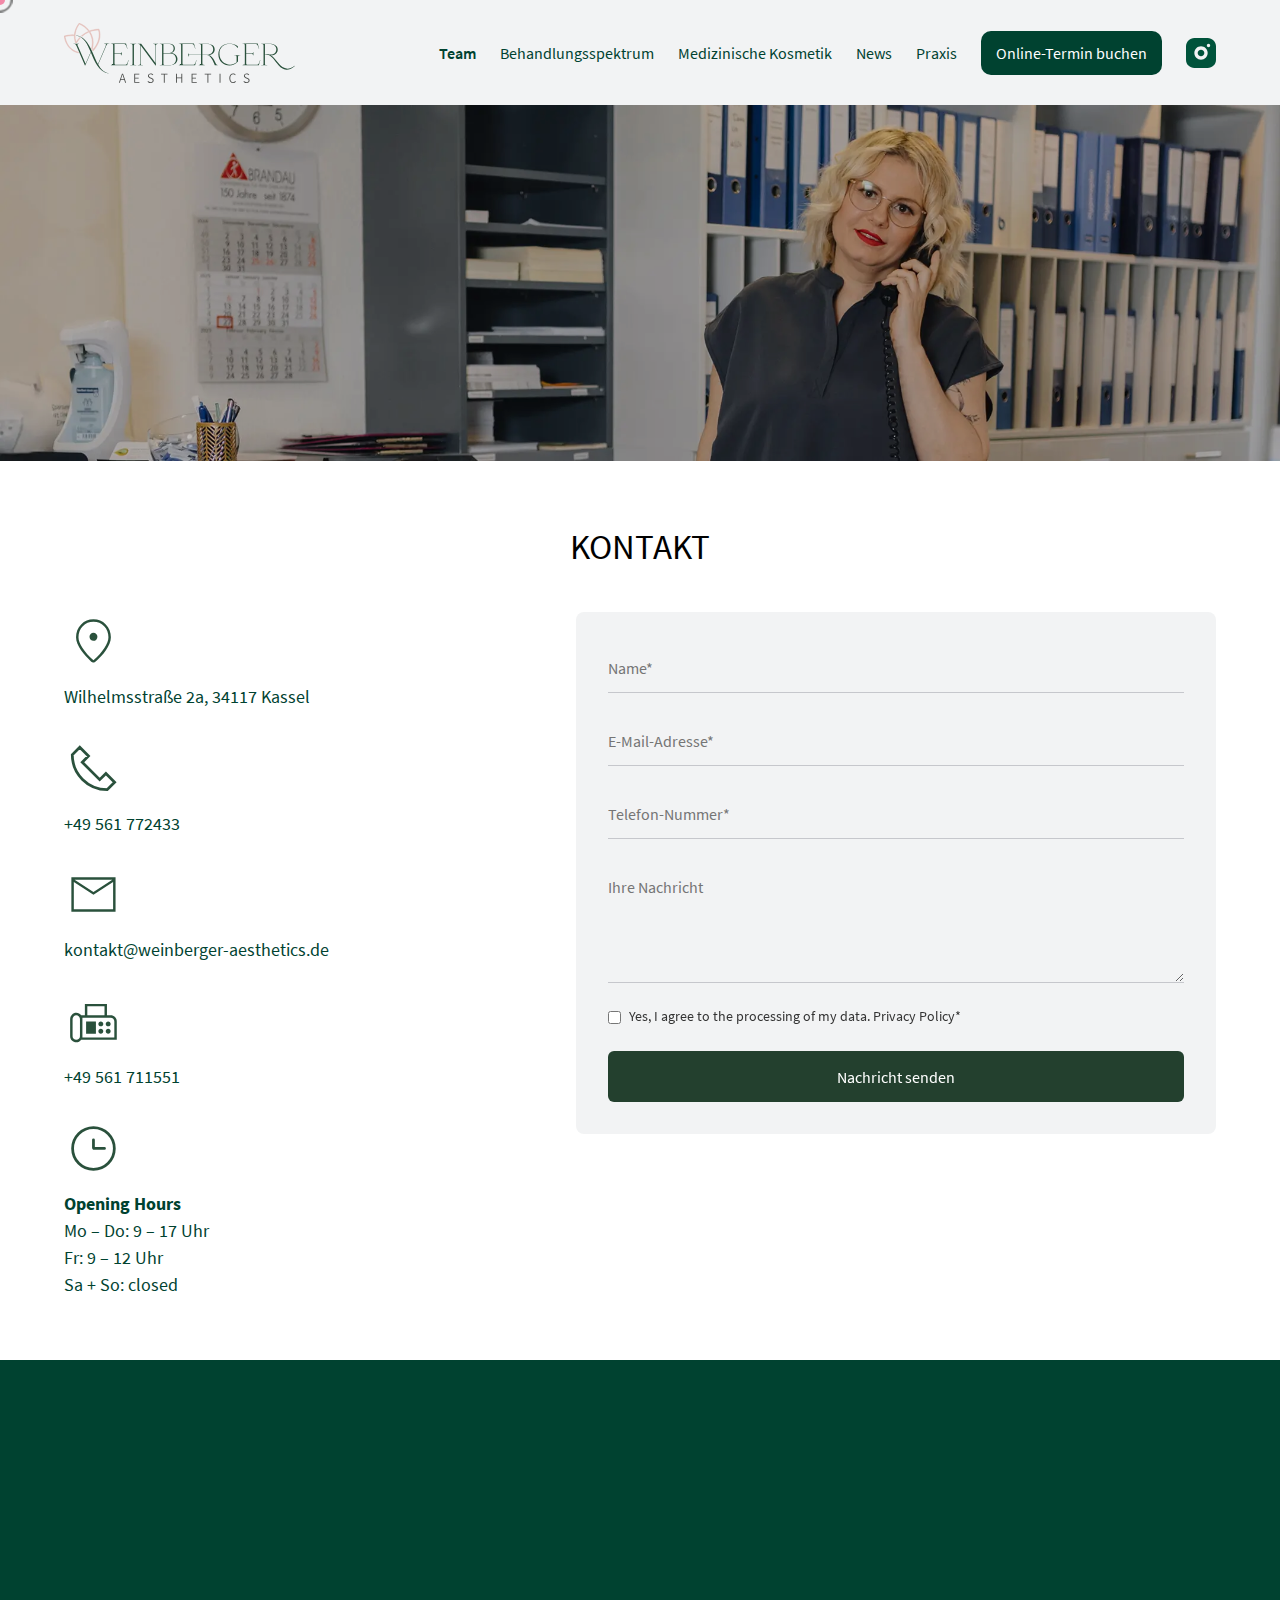
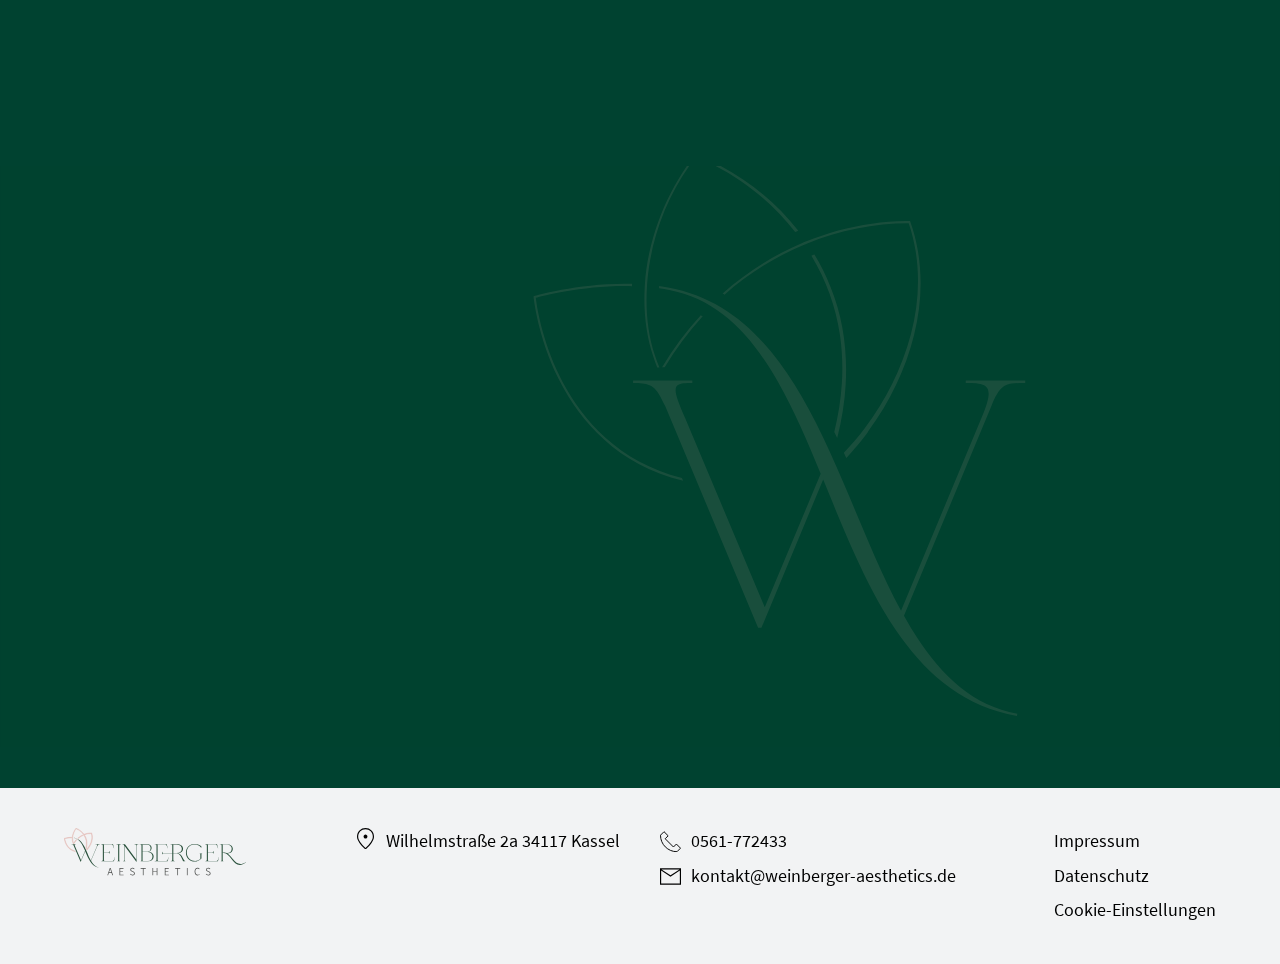
<file: kontakt.html>
<!DOCTYPE html>
<html lang="de">
  <head>
    <title>Kontakt - Weinberger Aesthetics</title>
    <meta charset="UTF-8">
    <meta name="viewport" content="width=device-width, initial-scale=1.0">
    <link rel="stylesheet" href="./assets/css/splide.min.css">
    <link rel="stylesheet" href="./assets/css/style.css">
  </head>
  <body><a class="skip-link" href="#main">Zum Inhalt springen</a>
    <header class="header">
      <div class="container">
        <div class="header__inner"><a class="logo" href="/">
             <svg fill="none" xmlns="http://www.w3.org/2000/svg" viewBox="8.44 8.66 223.62 58.11"> <path d="M71.0346 44.5797L69.6177 49.5186H53.8428V49.2911C55.4171 49.2911 56.0468 49.2586 56.0468 47.7315V30.413C56.0468 28.8858 55.4171 28.8533 53.8428 28.8533V28.6259H68.5156L69.9325 33.5647L69.6806 33.6297C68.2952 29.0808 68.0433 28.9833 65.1465 28.9833H57.3693V38.3087H62.0923C63.5722 38.3087 63.9815 37.9837 64.2334 36.814H64.3909V40.1932H64.2334C63.9815 39.0235 63.5722 38.6986 62.0923 38.6986H57.3693V47.634C57.3693 48.9662 57.8416 49.0962 59.0066 49.1287H66.2486C69.4602 49.1287 69.4287 48.8687 70.7827 44.5147H71.0346V44.5797Z" fill="#2A513C"></path> <path d="M78.3712 49.3236V49.5511H72.6406V49.3236C74.215 49.3236 74.8447 49.2911 74.8447 47.764V30.4455C74.8447 28.9183 74.215 28.8858 72.6406 28.8858V28.6584H78.3712V28.8858C76.7969 28.8858 76.1671 28.9183 76.1671 30.4455V47.764C76.1671 49.2911 76.7969 49.3236 78.3712 49.3236Z" fill="#2A513C"></path> <path d="M79.9453 49.3236C81.0159 49.3236 82.1179 49.2911 82.1179 47.764V30.4455C82.1179 28.9183 80.9529 28.8858 79.9453 28.8858V28.6584H83.1885L97.0112 47.4066V30.4455C97.0112 28.9183 95.8147 28.8858 94.8071 28.8858V28.6584H99.6246V28.8858C98.5855 28.8858 97.4205 28.9183 97.4205 30.4455V48.0239H97.452V49.9085H97.0741L82.5902 30.283V47.764C82.5902 49.2911 83.7552 49.3236 84.7628 49.3236V49.5511H79.9768V49.3236H79.9453Z" fill="#2A513C"></path> <path d="M111.495 49.5511H101.23V49.3236C102.805 49.3236 103.403 49.2911 103.435 47.764V30.4455C103.435 28.9183 102.805 28.8858 101.23 28.8858V28.6584H110.771C117.005 28.6584 117.541 36.3916 112.377 37.7563C120.658 38.4711 120.374 49.5511 111.527 49.5511H111.495ZM104.757 29.0483V37.7238H110.739C115.935 37.7238 116.029 29.0483 110.739 29.0483H104.725H104.757ZM111.495 38.0812H104.757V47.764C104.757 49.0962 105.198 49.2261 106.394 49.2586H111.527C118.706 49.2586 118.832 38.0812 111.527 38.0812H111.495Z" fill="#2A513C"></path> <path d="M136.842 44.5472L135.457 49.4861H119.682V49.2586C121.256 49.2586 121.854 49.2261 121.854 47.699V30.3805C121.854 28.8533 121.256 28.8208 119.682 28.8208V28.5934H134.323L135.74 33.5322L135.52 33.5972C134.103 29.0483 133.851 28.9833 130.954 28.9833H123.208V47.6015C123.208 48.9337 123.649 49.0637 124.845 49.0962H132.056C135.268 49.0962 135.236 48.8362 136.622 44.4822H136.842V44.5472ZM157.245 49.3236V49.5186H154.506C153.152 46.5293 150.854 39.7383 146.634 39.7383H142.478V47.7315C142.478 49.2586 143.108 49.2911 144.682 49.2911V49.5186H138.952V49.2911C140.526 49.2911 141.156 49.2586 141.156 47.7315V39.7383H130.954C129.474 39.7383 129.033 40.0632 128.813 41.233H128.655V37.8862H128.813C129.033 38.991 129.411 39.3484 130.734 39.3809H141.156V30.4455C141.156 28.9183 140.526 28.8858 138.952 28.8858V28.6584H146.666C151.83 28.6584 154.38 30.8029 154.412 34.2146C154.412 37.1714 152.396 39.2184 148.366 39.6733C154.16 41.103 154.789 49.3561 157.277 49.3561L157.245 49.3236ZM142.478 39.3809H146.666C150.917 39.3809 152.9 37.0739 152.9 34.0521C152.9 31.0303 150.759 29.0483 146.666 29.0483H142.478V39.3809Z" fill="#2A513C"></path> <path d="M175.603 41.5579C175.603 40.0633 175.004 40.0308 173.43 40.0308V39.8033H179.161V40.0308C177.586 40.0308 176.957 40.0633 176.957 41.5579V46.0419C174.721 48.6088 171.604 49.8435 168.581 49.8435C163.165 49.8435 157.938 45.9444 157.938 38.991C157.938 32.0376 163.071 28.3984 168.738 28.3984C171.446 28.3984 174.343 29.2757 176.831 31.1278V32.8824H176.642C174.721 30.1205 171.604 28.7883 168.581 28.7883C163.764 28.7883 158.978 32.1026 158.978 38.2762C158.978 45.0346 164.078 48.9987 169.274 48.9987C171.478 48.9987 173.713 48.2839 175.603 46.7567V41.5579Z" fill="#2A513C"></path> <path d="M198.556 44.5797L197.139 49.5186H181.364V49.2911C182.939 49.2911 183.568 49.2586 183.568 47.7315V30.413C183.568 28.8858 182.939 28.8533 181.364 28.8533V28.6259H196.037L197.454 33.5647L197.202 33.6297C195.817 29.0808 195.565 28.9833 192.668 28.9833H184.891V38.3087H189.614C191.094 38.3087 191.503 37.9837 191.755 36.814H191.912V40.1932H191.755C191.503 39.0235 191.094 38.6986 189.614 38.6986H184.891V47.634C184.891 48.9662 185.363 49.0962 186.528 49.1287H193.77C196.982 49.1287 196.95 48.8687 198.304 44.5147H198.556V44.5797Z" fill="#2A513C"></path> <path d="M232.058 50.2984C228.973 52.9303 226.391 54.0025 224.124 54.0025C215.591 54.0025 211.718 39.2184 204.57 39.2184C204.098 39.2184 203.563 39.2834 203.028 39.4459V47.7965C203.028 49.3236 203.657 49.3561 205.232 49.3561V49.5835H199.501V49.3561C201.075 49.3561 201.705 49.3236 201.705 47.7965V30.4779C201.705 28.9508 201.075 28.9183 199.501 28.9183V28.6909H207.215C212.883 28.6909 215.433 31.2903 215.433 34.2471C215.433 38.4711 211.938 40.1932 208.443 39.7708C213.922 43.0201 217.732 52.8978 224.848 52.8978C226.863 52.8978 229.162 52.118 231.869 50.1359L232.027 50.2984H232.058ZM205.074 38.7635C205.483 38.7635 205.893 38.8285 206.334 38.8935C206.334 38.8935 206.397 38.8935 206.397 38.926C206.46 38.926 206.491 38.9585 206.554 38.9585L206.837 39.0235C206.837 39.0235 206.932 39.056 206.963 39.056C207.593 39.2184 208.254 39.2834 208.884 39.2834C211.718 39.2834 214.079 37.5938 214.079 34.1496C214.079 31.4202 211.97 29.0158 207.247 29.0158H203.059V39.056C203.752 38.8285 204.476 38.731 205.106 38.731L205.074 38.7635Z" fill="#2A513C"></path> <path d="M64.6743 57.7392H65.5875L68.5787 66.6096H67.6656L66.0283 61.5083C65.6819 60.4685 65.3985 59.5263 65.1152 58.4865H65.0522C64.7688 59.5587 64.4854 60.501 64.1391 61.5083L62.5017 66.6096H61.6201L64.6114 57.7392H64.6743ZM63.163 63.0354H67.0988V63.7503H63.163V63.0354Z" fill="#484A48"></path> <path d="M76.4814 57.7392H81.3619V58.4865H77.3316V61.5733H80.7322V62.3206H77.3316V65.8948H81.4878V66.6421H76.4814V57.7717V57.7392Z" fill="#484A48"></path> <path d="M89.3281 65.4399L89.8634 64.855C90.4931 65.5374 91.3748 65.9923 92.3509 65.9923C93.5788 65.9923 94.3345 65.3424 94.3345 64.3677C94.3345 63.3604 93.6733 63.0355 92.8232 62.6456L91.5322 62.0607C90.745 61.7033 89.7689 61.1184 89.7689 59.8187C89.7689 58.519 90.9025 57.5442 92.4138 57.5442C93.4529 57.5442 94.3345 58.0316 94.9013 58.6165L94.429 59.2013C93.8937 58.6815 93.2325 58.324 92.4138 58.324C91.3433 58.324 90.6506 58.8764 90.6506 59.7537C90.6506 60.696 91.4692 61.0534 92.1304 61.3458L93.4214 61.9307C94.3975 62.3856 95.2476 62.938 95.2476 64.3027C95.2476 65.6674 94.1456 66.7721 92.3823 66.7721C91.1229 66.7721 90.1153 66.2522 89.3911 65.4399H89.3281Z" fill="#484A48"></path> <path d="M105.135 58.4865H102.427V57.7392H108.693V58.4865H105.985V66.6421H105.135V58.4865Z" fill="#484A48"></path> <path d="M116.911 57.7392H117.761V61.5408H122.106V57.7392H122.957V66.6096H122.106V62.2881H117.761V66.6096H116.911V57.7392Z" fill="#484A48"></path> <path d="M132.024 57.7392H136.905V58.4865H132.875V61.5733H136.275V62.3206H132.875V65.8948H137.031V66.6421H132.024V57.7717V57.7392Z" fill="#484A48"></path> <path d="M147.39 58.4865H144.683V57.7392H150.948V58.4865H148.241V66.6421H147.39V58.4865Z" fill="#484A48"></path> <path d="M159.135 57.7392H159.985V66.6096H159.135V57.7392Z" fill="#484A48"></path> <path d="M168.549 62.1582C168.549 59.3313 170.123 57.5442 172.327 57.5442C173.366 57.5442 174.153 58.0641 174.657 58.6165L174.185 59.2013C173.713 58.6815 173.114 58.324 172.359 58.324C170.595 58.324 169.462 59.7862 169.462 62.1257C169.462 64.4651 170.564 65.9923 172.327 65.9923C173.177 65.9923 173.839 65.6349 174.437 64.9525L174.909 65.5049C174.248 66.3172 173.398 66.7721 172.296 66.7721C170.155 66.7721 168.58 65.0175 168.58 62.1582H168.549Z" fill="#484A48"></path> <path d="M182.246 65.4399L182.781 64.855C183.411 65.5374 184.293 65.9923 185.269 65.9923C186.497 65.9923 187.252 65.3424 187.252 64.3677C187.252 63.3604 186.591 63.0355 185.741 62.6456L184.45 62.0607C183.663 61.7033 182.687 61.1184 182.687 59.8187C182.687 58.519 183.82 57.5442 185.332 57.5442C186.371 57.5442 187.252 58.0316 187.819 58.6165L187.347 59.2013C186.812 58.6815 186.15 58.324 185.332 58.324C184.261 58.324 183.569 58.8764 183.569 59.7537C183.569 60.696 184.387 61.0534 185.048 61.3458L186.339 61.9307C187.315 62.3856 188.166 62.938 188.166 64.3027C188.166 65.6674 187.064 66.7721 185.3 66.7721C184.041 66.7721 183.033 66.2522 182.309 65.4399H182.246Z" fill="#484A48"></path> <path d="M49.2773 30.8679L41.563 48.9337C44.019 53.2552 47.0418 56.5695 51.5444 57.3493V57.5443C41.9724 55.8546 38.2254 46.1719 34.447 37.1714L28.9998 49.941H28.7164L20.5614 30.9004C19.7112 29.1783 19.4908 28.8859 17.7275 28.8859V28.6584H22.9543V28.8859C21.1281 28.8859 21.0966 29.1133 22.3246 31.9077L29.3462 48.1864L34.2896 36.6841C31.1094 29.1133 27.8033 22.1599 20.9392 20.8927C20.6558 20.8277 20.3409 20.7952 20.0576 20.7302C20.0576 20.6652 20.0576 20.6003 20.0576 20.5353C20.3095 20.5678 20.5928 20.6003 20.8447 20.6652C32.7782 22.7773 35.7065 38.2762 41.3741 48.4788L48.5216 31.7452C49.6866 29.0808 49.0569 28.8534 47.0732 28.8534V28.6259H52.3315V28.8534C50.6313 28.8534 50.1904 28.8534 49.3718 30.8029L49.2773 30.8679Z" fill="#2A513C"></path> <path d="M32.4922 15.9588L32.3379 16.0223H32.3369L32.3359 16.0233C32.3347 16.0238 32.3324 16.0243 32.3301 16.0252C32.3254 16.0271 32.3189 16.0306 32.3105 16.034C32.2939 16.0408 32.2705 16.0499 32.2441 16.0604C32.1926 16.0808 32.1244 16.1065 32.0713 16.1248L31.9043 16.1824L31.7949 16.0447C29.5636 13.2375 26.5789 11.0506 23.3164 9.72638C21.361 12.1978 20.0319 15.1559 19.4521 18.2703L19.4531 18.2713C19.3294 18.9734 19.2362 19.7087 19.1738 20.4129V20.6082L19.1729 20.616C19.0485 22.5724 19.2359 24.5538 19.8535 26.4022H19.8525C19.9789 26.7608 20.1004 27.103 20.25 27.4119L20.4248 27.7713H19.6719L19.6064 27.6199C19.4774 27.3202 19.3811 27.0535 19.2852 26.7567L19.1641 26.3836C18.5836 24.5175 18.366 22.5698 18.4844 20.5955V20.3963L18.4854 20.3875C18.7704 16.3035 20.4379 12.2587 22.8926 9.14435V8.9129H23.2832L23.3271 8.9295C26.8305 10.2771 30.0474 12.5776 32.4375 15.5701L32.4922 15.6385V15.9588Z" fill="#E4BEB9" stroke="#E4BEB9" stroke-width="0.5"></path> <path d="M33.8721 17.7085C34.2789 18.3754 34.6501 19.078 34.9844 19.8033L35.3066 20.5357L35.4658 20.9302C37.061 25.0151 36.9931 29.5 35.916 33.6919L35.7646 34.2827L35.458 33.7554C35.4025 33.66 35.3576 33.5571 35.3193 33.4702C35.279 33.3786 35.2449 33.3028 35.2061 33.2359L35.1543 33.147L35.1807 33.0474C35.8661 30.3787 36.0825 27.5533 35.6787 24.8286V24.8267C35.3376 22.3945 34.4692 20.1201 33.1953 18.0679L33.0293 17.8013L33.3262 17.6997C33.4276 17.6648 33.5019 17.6379 33.5449 17.6158L33.751 17.5093L33.8721 17.7085Z" fill="#E4BEB9" stroke="#E4BEB9" stroke-width="0.5"></path> <path d="M17.6396 20.155L17.8828 20.1628V20.8562L17.627 20.8503C13.8796 20.7618 10.4425 21.5398 9.44043 21.7937C9.56826 22.6714 10.0655 25.4169 11.5273 28.3181C13.0949 31.3661 16.0527 35.2086 21.5586 36.7243L22.0996 36.863L22.2227 36.8933L22.2715 37.0105L22.3662 37.238L22.5098 37.5837H22.0752L22.0469 37.5769C15.8433 36.1249 12.5499 31.9316 10.8916 28.6081C9.96809 26.7841 9.41869 25.0355 9.10059 23.739C8.9415 23.0905 8.84026 22.5538 8.77832 22.1765C8.74738 21.988 8.72629 21.8386 8.71289 21.7351C8.7062 21.6834 8.70141 21.6426 8.69824 21.614C8.69666 21.5997 8.69519 21.5876 8.69434 21.5788C8.69402 21.5758 8.69239 21.5577 8.69238 21.5427V21.195H8.97852L9.14648 21.153C9.27238 21.1211 9.45487 21.0755 9.68555 21.0212C10.1468 20.9127 10.803 20.7696 11.5996 20.6306C13.192 20.3526 15.3506 20.0894 17.6396 20.155Z" fill="#E4BEB9" stroke="#E4BEB9" stroke-width="0.5"></path> <path d="M24.2588 22.8197L24.0771 23.0111L24.2451 23.097L24.0166 23.3392C22.7713 24.6565 21.6793 26.137 20.71 27.6859L20.6357 27.804H19.8359L20.0635 27.4251C21.0488 25.7852 22.1926 24.2757 23.4961 22.8978L23.6025 22.9994L23.6465 22.8197H24.2588Z" fill="#E4BEB9" stroke="#E4BEB9" stroke-width="0.5"></path> <path d="M42.1045 14.6637H42.4102V14.9352C44.6914 21.2058 42.4438 28.1308 38.6445 33.1949L38.6357 33.2076L38.6016 33.2418C38.0914 33.9309 37.305 34.8727 36.6719 35.526L36.4004 35.8063L36.2598 35.442C36.1941 35.2725 36.1421 35.1423 36.0703 35.0436L35.9463 34.8737L36.0928 34.7233C36.5378 34.264 37.0354 33.7139 37.4795 33.1832L37.9023 32.6627C41.6139 27.8742 43.7951 21.3485 41.8213 15.3932C38.8626 15.4171 35.933 16.0244 33.1504 17.0973L33.1426 17.1002H33.1416C33.0405 17.135 32.9668 17.1611 32.9238 17.1832L32.9141 17.1881L32.9033 17.193C30.3789 18.2222 28.04 19.67 25.9492 21.441L25.8213 21.5494L25.6729 21.4723C25.6429 21.4568 25.6041 21.4371 25.5693 21.4166C25.5375 21.3978 25.49 21.3679 25.4502 21.3268L25.2656 21.1364L25.4668 20.9635C27.5957 19.1273 30.012 17.6177 32.6211 16.567L32.6328 16.5621L32.8516 16.4791L32.8623 16.4733L32.873 16.4694C34.7496 15.7144 36.721 15.1904 38.7549 14.8951C39.8659 14.7314 40.9833 14.6307 42.1045 14.6637Z" fill="#E4BEB9" stroke="#E4BEB9" stroke-width="0.5"></path> </svg></a><a class="mobile-btn btn btn-primary" href="https://www.doctolib.de/plastische-und-asthetische-chirurgie/kassel/katharina-weinberger?utm_campaign=website-button&amp;utm_source=katharina-weinberger-website-button&amp;utm_medium=referral&amp;utm_content=option-5&amp;utm_term=katharina-weinberger" target="_blank" rel="noopener noreferrer">Termin buchen</a>
          <button class="nav-toggle" type="button" aria-label="Menu" aria-expanded="false" aria-controls="primary-navigation"><span></span><span></span><span></span></button>
          <nav id="primary-navigation" role="navigation" aria-hidden="true">
            <ul>
              <li><a class="active" href="team.html">Team</a></li>
              <li><a href="tehandlungsspektrum.html">Behandlungsspektrum</a></li>
              <li><a href="über-uns.html">Medizinische Kosmetik</a></li>
              <li><a href="news.html">News</a></li>
              <li><a href="kontakt.html">Praxis</a></li>
              <li><a class="btn btn-primary btn-desktop" href="https://www.doctolib.de/plastische-und-asthetische-chirurgie/kassel/katharina-weinberger?utm_campaign=website-button&amp;utm_source=katharina-weinberger-website-button&amp;utm_medium=referral&amp;utm_content=option-5&amp;utm_term=katharina-weinberger" target="_blank" rel="noopener noreferrer">Online-Termin buchen</a></li>
              <li><a href="https://www.instagram.com/weinberger.aesthetics/" target="_blank" rel="noopener noreferrer">
                  <svg width="30" height="30" viewBox="0 0 30 30" fill="none" xmlns="http://www.w3.org/2000/svg">
                    <path d="M21.6667 0C23.8768 0 25.9964 0.877974 27.5592 2.44078C29.122 4.00358 30 6.1232 30 8.33333V21.6667C30 23.8768 29.122 25.9964 27.5592 27.5592C25.9964 29.122 23.8768 30 21.6667 30H8.33333C6.1232 30 4.00358 29.122 2.44078 27.5592C0.877974 25.9964 0 23.8768 0 21.6667V8.33333C0 6.1232 0.877974 4.00358 2.44078 2.44078C4.00358 0.877974 6.1232 0 8.33333 0H21.6667ZM15 8.33333C13.2319 8.33333 11.5362 9.03571 10.286 10.286C9.03571 11.5362 8.33333 13.2319 8.33333 15C8.33333 16.7681 9.03571 18.4638 10.286 19.714C11.5362 20.9643 13.2319 21.6667 15 21.6667C16.7681 21.6667 18.4638 20.9643 19.714 19.714C20.9643 18.4638 21.6667 16.7681 21.6667 15C21.6667 13.2319 20.9643 11.5362 19.714 10.286C18.4638 9.03571 16.7681 8.33333 15 8.33333ZM15 11.6667C15.8841 11.6667 16.7319 12.0179 17.357 12.643C17.9821 13.2681 18.3333 14.1159 18.3333 15C18.3333 15.8841 17.9821 16.7319 17.357 17.357C16.7319 17.9821 15.8841 18.3333 15 18.3333C14.1159 18.3333 13.2681 17.9821 12.643 17.357C12.0179 16.7319 11.6667 15.8841 11.6667 15C11.6667 14.1159 12.0179 13.2681 12.643 12.643C13.2681 12.0179 14.1159 11.6667 15 11.6667ZM22.5 5.83333C22.058 5.83333 21.6341 6.00893 21.3215 6.32149C21.0089 6.63405 20.8333 7.05797 20.8333 7.5C20.8333 7.94203 21.0089 8.36595 21.3215 8.67851C21.6341 8.99107 22.058 9.16667 22.5 9.16667C22.942 9.16667 23.366 8.99107 23.6785 8.67851C23.9911 8.36595 24.1667 7.94203 24.1667 7.5C24.1667 7.05797 23.9911 6.63405 23.6785 6.32149C23.366 6.00893 22.942 5.83333 22.5 5.83333Z" fill="#00533B"></path>
                  </svg></a></li>
            </ul>
          </nav>
        </div>
      </div>
    </header>
    <script>
      (function(){
        try {
          const toggle = document.querySelector('.nav-toggle');
          const nav = document.getElementById('primary-navigation');
          if (!toggle || !nav) return;
      
          // initialize accessible attributes
          toggle.setAttribute('aria-expanded', 'false');
          toggle.setAttribute('aria-controls', nav.id);
          nav.setAttribute('aria-hidden', 'true');
      
          const openMenu = () => {
            toggle.classList.add('active');
            nav.classList.add('open');
            toggle.setAttribute('aria-expanded', 'true');
            nav.setAttribute('aria-hidden', 'false');
            const firstLink = nav.querySelector('a');
            if (firstLink) firstLink.focus();
          };
      
          const closeMenu = () => {
            toggle.classList.remove('active');
            nav.classList.remove('open');
            toggle.setAttribute('aria-expanded', 'false');
            nav.setAttribute('aria-hidden', 'true');
            toggle.focus();
          };
      
          toggle.addEventListener('click', (e) => {
            try {
              const expanded = toggle.getAttribute('aria-expanded') === 'true';
              if (expanded) closeMenu(); else openMenu();
            } catch (err) {
              console.error('Nav toggle click error', err);
            }
          });
      
          // support Enter / Space on the toggle
          toggle.addEventListener('keydown', (e) => {
            if (e.key === 'Enter' || e.key === ' ' || e.key === 'Spacebar') {
              e.preventDefault();
              toggle.click();
            }
          });
      
          // close on Escape
          document.addEventListener('keydown', (e) => {
            if (e.key === 'Escape') {
              const expanded = toggle.getAttribute('aria-expanded') === 'true';
              if (expanded) closeMenu();
            }
          });
      
          // close when clicking outside
          document.addEventListener('click', (e) => {
            if (!nav.contains(e.target) && !toggle.contains(e.target)) {
              const expanded = toggle.getAttribute('aria-expanded') === 'true';
              if (expanded) closeMenu();
            }
          });
      
        } catch (err) {
          console.error('Navigation init error', err);
        }
      })();
    </script>
    <main>
      <section class="hero-alt">
        <picture class="hero-alt_image">
          <source srcset="/assets/images/contact_hero_mobile.webp" media="(max-width: 768px)">
          <source srcset="/assets/images/contact_hero.webp" media="(min-width: 769px)"><img src="/assets/images/contact_hero.webp" alt="Office reception with staff member on phone">
        </picture>
        <div class="hero-alt_overlay"></div>
      </section>
      <section class="contact-section">
        <div class="container">
          <div class="section-header">
            <h2 class="section-header__title section-header__title--sm">KONTAKT</h2>
          </div>
          <div class="contact-grid">
            <!-- Contact Info Column-->
            <div class="contact-info">
              <div class="contact-info_item">
                <svg width="64" height="64" viewBox="0 0 64 64" fill="none" xmlns="http://www.w3.org/2000/svg">
                  <path d="M31.9998 52.472C37.0132 48.1093 40.9758 43.6729 43.8878 39.1627C46.7998 34.6524 48.2558 30.7502 48.2558 27.456C48.2558 22.5778 46.7118 18.5511 43.6238 15.376C40.5323 12.2027 36.6576 10.616 31.9998 10.616C27.3421 10.616 23.4674 12.2027 20.3758 15.376C17.2843 18.5493 15.7403 22.576 15.7438 27.456C15.7438 30.7484 17.1998 34.6507 20.1118 39.1627C23.0238 43.6747 26.9865 48.1111 31.9998 52.472ZM31.9998 54.816C31.5821 54.816 31.1643 54.7476 30.7465 54.6107C30.3287 54.4738 29.9447 54.2516 29.5945 53.944C27.6976 52.2 25.7741 50.2578 23.8238 48.1173C21.8754 45.9787 20.1065 43.7627 18.5172 41.4693C16.9278 39.176 15.6229 36.8356 14.6025 34.448C13.5821 32.0604 13.0736 29.7298 13.0772 27.456C13.0772 21.8151 14.9136 17.1627 18.5865 13.4987C22.2612 9.83289 26.7323 8 31.9998 8C37.2674 8 41.7385 9.83289 45.4132 13.4987C49.0861 17.1627 50.9225 21.8151 50.9225 27.456C50.9225 29.7298 50.4141 32.0524 49.3972 34.424C48.3803 36.7938 47.0843 39.1333 45.5092 41.4427C43.9358 43.7538 42.1749 45.9707 40.2265 48.0933C38.2781 50.216 36.3536 52.1493 34.4532 53.8933C34.1136 54.2009 33.7278 54.432 33.2958 54.5867C32.8621 54.7396 32.4292 54.816 31.9972 54.816M32.0078 31.2827C33.1936 31.2827 34.2069 30.8596 35.0478 30.0133C35.8869 29.1689 36.3065 28.1529 36.3065 26.9653C36.3065 25.7778 35.8834 24.7644 35.0372 23.9253C34.1909 23.0862 33.1749 22.6667 31.9892 22.6667C30.8034 22.6667 29.7901 23.0898 28.9492 23.936C28.1083 24.7822 27.6887 25.7982 27.6905 26.984C27.6923 28.1698 28.1145 29.1831 28.9572 30.024C29.7998 30.8649 30.8167 31.2844 32.0078 31.2827Z" fill="#2A513C"></path>
                </svg>
                <p>Wilhelmsstraße 2a, 34117 Kassel</p>
              </div>
              <div class="contact-info_item">
                <svg width="64" height="64" viewBox="0 0 64 64" fill="none" xmlns="http://www.w3.org/2000/svg">
                  <path d="M9 17.1179C9 38.0391 25.9609 55 46.8821 55L55 46.8821L45.5306 37.4127L38.7642 44.1769L19.8231 25.2358L26.5873 18.4716L17.1179 9L9 17.1179Z" stroke="#2A513C" stroke-width="3"></path>
                </svg>
                <p>+49 561 772433</p>
              </div>
              <div class="contact-info_item">
                <svg width="64" height="64" viewBox="0 0 64 64" fill="none" xmlns="http://www.w3.org/2000/svg">
                  <path d="M8 50.6667V13.3334H56V50.6667H8ZM32 32.3094L10.6667 18.36V48H53.3333V18.36L32 32.3094ZM32 29.3334L52.512 16H11.488L32 29.3334ZM10.6667 18.36V16V48V18.36Z" fill="#2A513C"></path>
                </svg>
                <p>kontakt@weinberger-aesthetics.de</p>
              </div>
              <div class="contact-info_item">
                <svg width="64" height="64" viewBox="0 0 64 64" fill="none" xmlns="http://www.w3.org/2000/svg">
                  <path d="M13.3332 54.6666C11.4807 54.6666 9.90739 54.0177 8.61317 52.7199C7.31539 51.4257 6.6665 49.8524 6.6665 47.9999V29.3333C6.6665 27.4808 7.31539 25.9075 8.61317 24.6133C9.90562 23.3155 11.4789 22.6666 13.3332 22.6666C14.4301 22.6666 15.4363 22.9111 16.3518 23.3999C17.2674 23.8888 18.0514 24.5333 18.7038 25.3333H22.6665V12.9226H46.6665V25.3333H50.6665C52.519 25.3333 54.0923 25.9822 55.3865 27.2799C56.6843 28.5742 57.3332 30.1475 57.3332 31.9999V51.9999H18.7038C18.0496 52.7999 17.2656 53.4444 16.3518 53.9333C15.4381 54.4222 14.4318 54.6666 13.3332 54.6666ZM13.3332 51.9999C14.4301 51.9999 15.3714 51.6079 16.1572 50.8239C16.9412 50.0382 17.3332 49.0968 17.3332 47.9999V29.3333C17.3332 28.2364 16.9412 27.2951 16.1572 26.5093C15.3714 25.7253 14.4301 25.3333 13.3332 25.3333C12.2363 25.3333 11.2949 25.7253 10.5092 26.5093C9.72517 27.2951 9.33317 28.2364 9.33317 29.3333V47.9999C9.33317 49.0968 9.72517 50.0382 10.5092 50.8239C11.2949 51.6079 12.2363 51.9999 13.3332 51.9999ZM25.3332 25.3333H43.9998V15.5893H25.3332V25.3333ZM19.9998 49.3333H54.6665V31.9999C54.6665 30.9031 54.2745 29.9617 53.4905 29.1759C52.7047 28.3919 51.7634 27.9999 50.6665 27.9999H19.9998V49.3333ZM39.9998 37.3333C40.7554 37.3333 41.3892 37.0773 41.9012 36.5653C42.4132 36.0533 42.6683 35.4204 42.6665 34.6666C42.6647 33.9128 42.4087 33.2799 41.8985 32.7679C41.3883 32.2559 40.7554 31.9999 39.9998 31.9999C39.2443 31.9999 38.6114 32.2559 38.1012 32.7679C37.591 33.2799 37.3349 33.9128 37.3332 34.6666C37.3314 35.4204 37.5874 36.0542 38.1012 36.5679C38.615 37.0817 39.2478 37.3368 39.9998 37.3333ZM47.9998 37.3333C48.7554 37.3333 49.3892 37.0773 49.9012 36.5653C50.4132 36.0533 50.6683 35.4204 50.6665 34.6666C50.6647 33.9128 50.4087 33.2799 49.8985 32.7679C49.3883 32.2559 48.7554 31.9999 47.9998 31.9999C47.2443 31.9999 46.6114 32.2559 46.1012 32.7679C45.591 33.2799 45.3349 33.9128 45.3332 34.6666C45.3314 35.4204 45.5874 36.0542 46.1012 36.5679C46.6149 37.0817 47.2478 37.3368 47.9998 37.3333ZM39.9998 45.3333C40.7554 45.3333 41.3892 45.0773 41.9012 44.5653C42.4132 44.0533 42.6683 43.4204 42.6665 42.6666C42.6647 41.9128 42.4087 41.2799 41.8985 40.7679C41.3883 40.2559 40.7554 39.9999 39.9998 39.9999C39.2443 39.9999 38.6114 40.2559 38.1012 40.7679C37.591 41.2799 37.3349 41.9128 37.3332 42.6666C37.3314 43.4204 37.5874 44.0542 38.1012 44.5679C38.615 45.0817 39.2478 45.3368 39.9998 45.3333ZM47.9998 45.3333C48.7554 45.3333 49.3892 45.0773 49.9012 44.5653C50.4132 44.0533 50.6683 43.4204 50.6665 42.6666C50.6647 41.9128 50.4087 41.2799 49.8985 40.7679C49.3883 40.2559 48.7554 39.9999 47.9998 39.9999C47.2443 39.9999 46.6114 40.2559 46.1012 40.7679C45.591 41.2799 45.3349 41.9128 45.3332 42.6666C45.3314 43.4204 45.5874 44.0542 46.1012 44.5679C46.6149 45.0817 47.2478 45.3368 47.9998 45.3333ZM23.9998 45.3333H34.6665V31.9999H23.9998V45.3333Z" fill="#2A513C"></path>
                </svg>
                <p>+49 561 711551</p>
              </div>
              <div class="contact-info_item contact-info_hours">
                <svg width="64" height="64" viewBox="0 0 64 64" fill="none" xmlns="http://www.w3.org/2000/svg">
                  <path d="M32.0002 54.6667C44.5186 54.6667 54.6668 44.5185 54.6668 32C54.6668 19.4816 44.5186 9.33337 32.0002 9.33337C19.4817 9.33337 9.3335 19.4816 9.3335 32C9.3335 44.5185 19.4817 54.6667 32.0002 54.6667Z" stroke="#2A513C" stroke-width="3"></path>
                  <path d="M44 32.0001H32.6667C32.4899 32.0001 32.3203 31.9298 32.1953 31.8048C32.0702 31.6798 32 31.5102 32 31.3334V22.6667" stroke="#2A513C" stroke-width="3" stroke-linecap="round"></path>
                </svg>
                <div> 
                  <p> <b>Opening Hours</b></p>
                  <ul>
                    <li>Mo – Do: 9 – 17 Uhr</li>
                    <li>Fr: 9 – 12 Uhr</li>
                    <li>Sa + So: closed</li>
                  </ul>
                </div>
              </div>
            </div>
            <!-- Contact Form Column-->
            <div class="contact-form">
              <form action="#" method="post">
                <div class="form-group">
                  <input id="name" type="text" placeholder="Name*" required>
                </div>
                <div class="form-group">
                  <input id="email" type="email" placeholder="E-Mail-Adresse*" required>
                </div>
                <div class="form-group">
                  <input id="phone" type="text" placeholder="Telefon-Nummer*" required>
                </div>
                <div class="form-group">
                  <textarea id="message" placeholder="Ihre Nachricht"></textarea>
                </div>
                <div class="form-group checkbox">
                  <input id="privacy" type="checkbox" required>
                  <label for="privacy">Yes, I agree to the processing of my data. Privacy Policy*</label>
                </div>
                <button class="btn-submit" type="submit">Nachricht senden</button>
              </form>
            </div>
          </div>
        </div>
      </section>
      <section class="contact-map"> 
        <div style="width: 100%">
          <iframe width="100%" height="400" frameborder="0" scrolling="no" marginheight="0" marginwidth="0" src="https://maps.google.com/maps?width=100%25&amp;height=400&amp;hl=en&amp;q=Weinberger%20Aesthetics+(Weinberger%20Aesthetics)&amp;t=h&amp;z=14&amp;ie=UTF8&amp;iwloc=B&amp;output=embed"></iframe>
        </div>
      </section>
      <section class="contact">
        <div class="container">
          <div class="contact__inner">
            <div class="contact__content">
              <div class="contact__item">
                <div class="contact__icon"><svg fill="none" xmlns="http://www.w3.org/2000/svg" viewBox="0 0 65.81 66.1"> <path d="M63.6638 53.3053C57.7337 57.9777 54.352 60.6855 48.6567 64.7355C48.105 65.1278 47.3799 65.21 46.7527 64.9552C21.6721 54.7667 11.4375 43.849 1.15406 19.2904C0.912281 18.713 0.957633 18.0435 1.27234 17.5024C5.03156 11.0385 5.25113 10.0727 12.2689 2.36439C17.9863 -3.91556 25.7299 13.248 27.7632 18.1175C28.0791 18.8743 27.8732 19.7296 27.2706 20.2859L22.7094 24.4963C22.1361 25.0255 21.9211 25.8427 22.1736 26.5809C25.6541 36.7544 29.5674 40.6957 38.3922 43.3396C39.5273 43.6797 40.7458 43.2682 41.486 42.343L45.1114 37.8112C45.7645 36.9949 46.9361 36.8192 47.7998 37.4082L57.2689 43.8644L63.5915 48.5231C65.1887 49.6999 65.2222 52.0774 63.6638 53.3053Z" stroke="white" stroke-width="2"></path> </svg></div><a class="contact__link" href="tel:0561772433">0561-772433</a>
              </div>
              <div class="contact__item">
                <div class="contact__icon"><svg fill="none" xmlns="http://www.w3.org/2000/svg" viewBox="0 0 64 44"> <path fill-rule="evenodd" clip-rule="evenodd" d="M4.92308 0C2.20414 1.00665e-07 2.53746e-07 2.23858 0 5V39C0 41.7614 2.20414 44 4.92308 44H59.0769C61.7959 44 64 41.7614 64 39V5C64 2.23858 61.7959 0 59.0769 0H4.92308ZM59.0769 1C61.2521 1 63.0154 2.79086 63.0154 5V39C63.0154 41.2091 61.2521 43 59.0769 43H4.92308C2.74793 43 0.984615 41.2091 0.984615 39V5C0.984615 2.79086 2.74793 1 4.92308 1H59.0769Z" fill="white"></path> <path d="M60.5538 1.29076L40.6365 20.8145L40.6173 20.8359L40.6154 20.8379C40.6136 20.8399 40.6108 20.844 40.6067 20.8486C40.5986 20.8578 40.586 20.8718 40.5692 20.8906C40.535 20.9289 40.4824 20.9866 40.4144 21.0605C40.2784 21.2085 40.0781 21.4222 39.825 21.6807C39.3173 22.1991 38.6016 22.8929 37.7702 23.5947C36.9363 24.2986 36.0018 24.9971 35.0558 25.5371C34.0998 26.0827 33.1929 26.431 32.4029 26.5039C31.6843 26.5702 30.8044 26.3284 29.8173 25.8164C28.8445 25.3118 27.8607 24.5935 26.9683 23.8398C26.0799 23.0896 25.3058 22.325 24.7529 21.7461C24.4773 21.4575 24.2578 21.2172 24.1087 21.0498C24.0342 20.9663 23.9771 20.901 23.9394 20.8574C23.9208 20.8359 23.9071 20.8191 23.8981 20.8086C23.8937 20.8034 23.8904 20.7992 23.8885 20.7969L23.8856 20.7939L23.8538 20.7559L23.8173 20.7217L3.44423 1H1.96923V2.33301L21.7221 21.4541L1.47692 41.5L1.96923 42L2.95385 42.5L23.1 22.8828C23.175 22.9631 23.2541 23.0494 23.3394 23.1387C23.925 23.7518 24.751 24.5691 25.7087 25.3779C26.6623 26.1833 27.771 27.0011 28.9212 27.5977C30.057 28.1868 31.3311 28.6116 32.5817 28.4961C33.7609 28.3872 34.9465 27.8946 36.0212 27.2812C37.1057 26.6622 38.1407 25.8834 39.0298 25.1328C39.9213 24.3802 40.6828 23.6415 41.2212 23.0918C41.2713 23.0406 41.3172 22.9883 41.3635 22.9404L61.0462 43L61.5385 42.5L62.5231 42L42.7375 21.5078L62.5231 2L61.0462 1L60.5538 1.29076Z" fill="white"></path> </svg></div><a class="contact__link" href="mailto:kontakt@weinberger-aesthetics.de">kontakt@weinberger-aesthetics.de</a>
              </div>
              <div class="contact__item">
                <div class="contact__icon"><svg fill="none" xmlns="http://www.w3.org/2000/svg" viewBox="0 0 66 62"> <path d="M5 4C2.23858 4 5.15422e-07 6.23858 0 9V57C4.83208e-08 59.7614 2.23858 62 5 62H61C63.7614 62 66 59.7614 66 57V9C66 6.23858 63.7614 4 61 4H5ZM60 6C62.2091 6 64 7.79086 64 10V56C64 58.2091 62.2091 60 60 60H6C3.79086 60 2 58.2091 2 56V10C2 7.79086 3.79086 6 6 6H60Z" fill="white"></path> <mask id="path-2-inside-1_14_78" fill="white"> <path d="M48.75 25C47.0931 25 45.75 26.3431 45.75 28V34.5C45.75 36.1569 47.0931 37.5 48.75 37.5H55.25C56.9069 37.5 58.25 36.1569 58.25 34.5V28C58.25 26.3431 56.9069 25 55.25 25H48.75ZM55.25 26C56.3546 26 57.25 26.8954 57.25 28V34.5C57.25 35.6046 56.3546 36.5 55.25 36.5H48.75C47.6454 36.5 46.75 35.6046 46.75 34.5V28C46.75 26.8954 47.6454 26 48.75 26H55.25Z"></path> </mask> <path d="M48.75 25C47.0931 25 45.75 26.3431 45.75 28V34.5C45.75 36.1569 47.0931 37.5 48.75 37.5H55.25C56.9069 37.5 58.25 36.1569 58.25 34.5V28C58.25 26.3431 56.9069 25 55.25 25H48.75ZM55.25 26C56.3546 26 57.25 26.8954 57.25 28V34.5C57.25 35.6046 56.3546 36.5 55.25 36.5H48.75C47.6454 36.5 46.75 35.6046 46.75 34.5V28C46.75 26.8954 47.6454 26 48.75 26H55.25Z" fill="white"></path> <path d="M45.75 28L45.55 28V28L45.75 28ZM48.75 37.5L48.75 37.7H48.75L48.75 37.5ZM58.25 34.5L58.45 34.5V34.5L58.25 34.5ZM55.25 25L55.25 24.8H55.25L55.25 25ZM57.25 28L57.45 28V28H57.25ZM55.25 36.5L55.25 36.7H55.25V36.5ZM46.75 34.5L46.55 34.5V34.5H46.75ZM48.75 26L48.75 25.8H48.75V26ZM48.75 25V25.2C47.2036 25.2 45.95 26.4536 45.95 28L45.75 28L45.55 28C45.55 26.2327 46.9827 24.8 48.75 24.8V25ZM45.75 28H45.95V34.5H45.75H45.55V28H45.75ZM45.75 34.5H45.95C45.95 36.0464 47.2036 37.3 48.75 37.3L48.75 37.5L48.75 37.7C46.9827 37.7 45.55 36.2673 45.55 34.5H45.75ZM48.75 37.5V37.3H55.25V37.5V37.7H48.75V37.5ZM55.25 37.5V37.3C56.7964 37.3 58.05 36.0464 58.05 34.5L58.25 34.5L58.45 34.5C58.45 36.2673 57.0173 37.7 55.25 37.7V37.5ZM58.25 34.5H58.05V28H58.25H58.45V34.5H58.25ZM58.25 28H58.05C58.05 26.4536 56.7964 25.2 55.25 25.2L55.25 25L55.25 24.8C57.0173 24.8 58.45 26.2327 58.45 28H58.25ZM55.25 25V25.2H48.75V25V24.8H55.25V25ZM55.25 26V25.8C56.465 25.8 57.45 26.785 57.45 28L57.25 28L57.05 28C57.05 27.0059 56.2441 26.2 55.25 26.2V26ZM57.25 28H57.45V34.5H57.25H57.05V28H57.25ZM57.25 34.5H57.45C57.45 35.715 56.465 36.7 55.25 36.7L55.25 36.5L55.25 36.3C56.2441 36.3 57.05 35.4941 57.05 34.5H57.25ZM55.25 36.5V36.7H48.75V36.5V36.3H55.25V36.5ZM48.75 36.5V36.7C47.535 36.7 46.55 35.715 46.55 34.5L46.75 34.5L46.95 34.5C46.95 35.4941 47.7559 36.3 48.75 36.3V36.5ZM46.75 34.5H46.55V28H46.75H46.95V34.5H46.75ZM46.75 28H46.55C46.55 26.785 47.535 25.8 48.75 25.8L48.75 26L48.75 26.2C47.7559 26.2 46.95 27.0059 46.95 28H46.75ZM48.75 26V25.8H55.25V26V26.2H48.75V26Z" fill="white" mask="url(#path-2-inside-1_14_78)"></path> <mask id="path-4-inside-2_14_78" fill="white"> <path d="M30.25 25C28.5931 25 27.25 26.3431 27.25 28V34.5C27.25 36.1569 28.5931 37.5 30.25 37.5H36.75C38.4069 37.5 39.75 36.1569 39.75 34.5V28C39.75 26.3431 38.4069 25 36.75 25H30.25ZM36.75 26C37.8546 26 38.75 26.8954 38.75 28V34.5C38.75 35.6046 37.8546 36.5 36.75 36.5H30.25C29.1454 36.5 28.25 35.6046 28.25 34.5V28C28.25 26.8954 29.1454 26 30.25 26H36.75Z"></path> </mask> <path d="M30.25 25C28.5931 25 27.25 26.3431 27.25 28V34.5C27.25 36.1569 28.5931 37.5 30.25 37.5H36.75C38.4069 37.5 39.75 36.1569 39.75 34.5V28C39.75 26.3431 38.4069 25 36.75 25H30.25ZM36.75 26C37.8546 26 38.75 26.8954 38.75 28V34.5C38.75 35.6046 37.8546 36.5 36.75 36.5H30.25C29.1454 36.5 28.25 35.6046 28.25 34.5V28C28.25 26.8954 29.1454 26 30.25 26H36.75Z" fill="white"></path> <path d="M27.25 28L27.05 28V28L27.25 28ZM30.25 37.5L30.25 37.7H30.25L30.25 37.5ZM39.75 34.5L39.95 34.5V34.5L39.75 34.5ZM36.75 25L36.75 24.8H36.75L36.75 25ZM38.75 28L38.95 28V28H38.75ZM36.75 36.5L36.75 36.7H36.75V36.5ZM28.25 34.5L28.05 34.5V34.5H28.25ZM30.25 26L30.25 25.8H30.25V26ZM30.25 25V25.2C28.7036 25.2 27.45 26.4536 27.45 28L27.25 28L27.05 28C27.05 26.2327 28.4827 24.8 30.25 24.8V25ZM27.25 28H27.45V34.5H27.25H27.05V28H27.25ZM27.25 34.5H27.45C27.45 36.0464 28.7036 37.3 30.25 37.3L30.25 37.5L30.25 37.7C28.4827 37.7 27.05 36.2673 27.05 34.5H27.25ZM30.25 37.5V37.3H36.75V37.5V37.7H30.25V37.5ZM36.75 37.5V37.3C38.2964 37.3 39.55 36.0464 39.55 34.5L39.75 34.5L39.95 34.5C39.95 36.2673 38.5173 37.7 36.75 37.7V37.5ZM39.75 34.5H39.55V28H39.75H39.95V34.5H39.75ZM39.75 28H39.55C39.55 26.4536 38.2964 25.2 36.75 25.2L36.75 25L36.75 24.8C38.5173 24.8 39.95 26.2327 39.95 28H39.75ZM36.75 25V25.2H30.25V25V24.8H36.75V25ZM36.75 26V25.8C37.965 25.8 38.95 26.785 38.95 28L38.75 28L38.55 28C38.55 27.0059 37.7441 26.2 36.75 26.2V26ZM38.75 28H38.95V34.5H38.75H38.55V28H38.75ZM38.75 34.5H38.95C38.95 35.715 37.965 36.7 36.75 36.7L36.75 36.5L36.75 36.3C37.7441 36.3 38.55 35.4941 38.55 34.5H38.75ZM36.75 36.5V36.7H30.25V36.5V36.3H36.75V36.5ZM30.25 36.5V36.7C29.035 36.7 28.05 35.715 28.05 34.5L28.25 34.5L28.45 34.5C28.45 35.4941 29.2559 36.3 30.25 36.3V36.5ZM28.25 34.5H28.05V28H28.25H28.45V34.5H28.25ZM28.25 28H28.05C28.05 26.785 29.035 25.8 30.25 25.8L30.25 26L30.25 26.2C29.2559 26.2 28.45 27.0059 28.45 28H28.25ZM30.25 26V25.8H36.75V26V26.2H30.25V26Z" fill="white" mask="url(#path-4-inside-2_14_78)"></path> <mask id="path-6-inside-3_14_78" fill="white"> <path d="M11.75 25C10.0931 25 8.75 26.3431 8.75 28V34.5C8.75 36.1569 10.0931 37.5 11.75 37.5H18.25C19.9069 37.5 21.25 36.1569 21.25 34.5V28C21.25 26.3431 19.9069 25 18.25 25H11.75ZM18.25 26C19.3546 26 20.25 26.8954 20.25 28V34.5C20.25 35.6046 19.3546 36.5 18.25 36.5H11.75C10.6454 36.5 9.75 35.6046 9.75 34.5V28C9.75 26.8954 10.6454 26 11.75 26H18.25Z"></path> </mask> <path d="M11.75 25C10.0931 25 8.75 26.3431 8.75 28V34.5C8.75 36.1569 10.0931 37.5 11.75 37.5H18.25C19.9069 37.5 21.25 36.1569 21.25 34.5V28C21.25 26.3431 19.9069 25 18.25 25H11.75ZM18.25 26C19.3546 26 20.25 26.8954 20.25 28V34.5C20.25 35.6046 19.3546 36.5 18.25 36.5H11.75C10.6454 36.5 9.75 35.6046 9.75 34.5V28C9.75 26.8954 10.6454 26 11.75 26H18.25Z" fill="white"></path> <path d="M8.75 28L8.55 28V28L8.75 28ZM11.75 37.5L11.75 37.7H11.75L11.75 37.5ZM21.25 34.5L21.45 34.5V34.5L21.25 34.5ZM18.25 25L18.25 24.8H18.25L18.25 25ZM20.25 28L20.45 28V28H20.25ZM18.25 36.5L18.25 36.7H18.25V36.5ZM9.75 34.5L9.55 34.5V34.5H9.75ZM11.75 26L11.75 25.8H11.75V26ZM11.75 25V25.2C10.2036 25.2 8.95 26.4536 8.95 28L8.75 28L8.55 28C8.55 26.2327 9.98269 24.8 11.75 24.8V25ZM8.75 28H8.95V34.5H8.75H8.55V28H8.75ZM8.75 34.5H8.95C8.95 36.0464 10.2036 37.3 11.75 37.3L11.75 37.5L11.75 37.7C9.98269 37.7 8.55 36.2673 8.55 34.5H8.75ZM11.75 37.5V37.3H18.25V37.5V37.7H11.75V37.5ZM18.25 37.5V37.3C19.7964 37.3 21.05 36.0464 21.05 34.5L21.25 34.5L21.45 34.5C21.45 36.2673 20.0173 37.7 18.25 37.7V37.5ZM21.25 34.5H21.05V28H21.25H21.45V34.5H21.25ZM21.25 28H21.05C21.05 26.4536 19.7964 25.2 18.25 25.2L18.25 25L18.25 24.8C20.0173 24.8 21.45 26.2327 21.45 28H21.25ZM18.25 25V25.2H11.75V25V24.8H18.25V25ZM18.25 26V25.8C19.465 25.8 20.45 26.785 20.45 28L20.25 28L20.05 28C20.05 27.0059 19.2441 26.2 18.25 26.2V26ZM20.25 28H20.45V34.5H20.25H20.05V28H20.25ZM20.25 34.5H20.45C20.45 35.715 19.465 36.7 18.25 36.7L18.25 36.5L18.25 36.3C19.2441 36.3 20.05 35.4941 20.05 34.5H20.25ZM18.25 36.5V36.7H11.75V36.5V36.3H18.25V36.5ZM11.75 36.5V36.7C10.535 36.7 9.55 35.715 9.55 34.5L9.75 34.5L9.95 34.5C9.95 35.4941 10.7559 36.3 11.75 36.3V36.5ZM9.75 34.5H9.55V28H9.75H9.95V34.5H9.75ZM9.75 28H9.55C9.55 26.785 10.535 25.8 11.75 25.8L11.75 26L11.75 26.2C10.7559 26.2 9.95 27.0059 9.95 28H9.75ZM11.75 26V25.8H18.25V26V26.2H11.75V26Z" fill="white" mask="url(#path-6-inside-3_14_78)"></path> <mask id="path-8-inside-4_14_78" fill="white"> <path d="M48.75 42.5C47.0931 42.5 45.75 43.8431 45.75 45.5V52C45.75 53.6569 47.0931 55 48.75 55H55.25C56.9069 55 58.25 53.6569 58.25 52V45.5C58.25 43.8431 56.9069 42.5 55.25 42.5H48.75ZM55.25 43.5C56.3546 43.5 57.25 44.3954 57.25 45.5V52C57.25 53.1046 56.3546 54 55.25 54H48.75C47.6454 54 46.75 53.1046 46.75 52V45.5C46.75 44.3954 47.6454 43.5 48.75 43.5H55.25Z"></path> </mask> <path d="M48.75 42.5C47.0931 42.5 45.75 43.8431 45.75 45.5V52C45.75 53.6569 47.0931 55 48.75 55H55.25C56.9069 55 58.25 53.6569 58.25 52V45.5C58.25 43.8431 56.9069 42.5 55.25 42.5H48.75ZM55.25 43.5C56.3546 43.5 57.25 44.3954 57.25 45.5V52C57.25 53.1046 56.3546 54 55.25 54H48.75C47.6454 54 46.75 53.1046 46.75 52V45.5C46.75 44.3954 47.6454 43.5 48.75 43.5H55.25Z" fill="white"></path> <path d="M45.75 45.5L45.55 45.5V45.5L45.75 45.5ZM48.75 55L48.75 55.2H48.75L48.75 55ZM58.25 52L58.45 52V52L58.25 52ZM55.25 42.5L55.25 42.3H55.25L55.25 42.5ZM57.25 45.5L57.45 45.5V45.5H57.25ZM55.25 54L55.25 54.2H55.25V54ZM46.75 52L46.55 52V52H46.75ZM48.75 43.5L48.75 43.3H48.75V43.5ZM48.75 42.5V42.7C47.2036 42.7 45.95 43.9536 45.95 45.5L45.75 45.5L45.55 45.5C45.55 43.7327 46.9827 42.3 48.75 42.3V42.5ZM45.75 45.5H45.95V52H45.75H45.55V45.5H45.75ZM45.75 52H45.95C45.95 53.5464 47.2036 54.8 48.75 54.8L48.75 55L48.75 55.2C46.9827 55.2 45.55 53.7673 45.55 52H45.75ZM48.75 55V54.8H55.25V55V55.2H48.75V55ZM55.25 55V54.8C56.7964 54.8 58.05 53.5464 58.05 52L58.25 52L58.45 52C58.45 53.7673 57.0173 55.2 55.25 55.2V55ZM58.25 52H58.05V45.5H58.25H58.45V52H58.25ZM58.25 45.5H58.05C58.05 43.9536 56.7964 42.7 55.25 42.7L55.25 42.5L55.25 42.3C57.0173 42.3 58.45 43.7327 58.45 45.5H58.25ZM55.25 42.5V42.7H48.75V42.5V42.3H55.25V42.5ZM55.25 43.5V43.3C56.465 43.3 57.45 44.285 57.45 45.5L57.25 45.5L57.05 45.5C57.05 44.5059 56.2441 43.7 55.25 43.7V43.5ZM57.25 45.5H57.45V52H57.25H57.05V45.5H57.25ZM57.25 52H57.45C57.45 53.215 56.465 54.2 55.25 54.2L55.25 54L55.25 53.8C56.2441 53.8 57.05 52.9941 57.05 52H57.25ZM55.25 54V54.2H48.75V54V53.8H55.25V54ZM48.75 54V54.2C47.535 54.2 46.55 53.215 46.55 52L46.75 52L46.95 52C46.95 52.9941 47.7559 53.8 48.75 53.8V54ZM46.75 52H46.55V45.5H46.75H46.95V52H46.75ZM46.75 45.5H46.55C46.55 44.285 47.535 43.3 48.75 43.3L48.75 43.5L48.75 43.7C47.7559 43.7 46.95 44.5059 46.95 45.5H46.75ZM48.75 43.5V43.3H55.25V43.5V43.7H48.75V43.5Z" fill="white" mask="url(#path-8-inside-4_14_78)"></path> <mask id="path-10-inside-5_14_78" fill="white"> <path d="M30.25 42.5C28.5931 42.5 27.25 43.8431 27.25 45.5V52C27.25 53.6569 28.5931 55 30.25 55H36.75C38.4069 55 39.75 53.6569 39.75 52V45.5C39.75 43.8431 38.4069 42.5 36.75 42.5H30.25ZM36.75 43.5C37.8546 43.5 38.75 44.3954 38.75 45.5V52C38.75 53.1046 37.8546 54 36.75 54H30.25C29.1454 54 28.25 53.1046 28.25 52V45.5C28.25 44.3954 29.1454 43.5 30.25 43.5H36.75Z"></path> </mask> <path d="M30.25 42.5C28.5931 42.5 27.25 43.8431 27.25 45.5V52C27.25 53.6569 28.5931 55 30.25 55H36.75C38.4069 55 39.75 53.6569 39.75 52V45.5C39.75 43.8431 38.4069 42.5 36.75 42.5H30.25ZM36.75 43.5C37.8546 43.5 38.75 44.3954 38.75 45.5V52C38.75 53.1046 37.8546 54 36.75 54H30.25C29.1454 54 28.25 53.1046 28.25 52V45.5C28.25 44.3954 29.1454 43.5 30.25 43.5H36.75Z" fill="white"></path> <path d="M27.25 45.5L27.05 45.5V45.5L27.25 45.5ZM30.25 55L30.25 55.2H30.25L30.25 55ZM39.75 52L39.95 52V52L39.75 52ZM36.75 42.5L36.75 42.3H36.75L36.75 42.5ZM38.75 45.5L38.95 45.5V45.5H38.75ZM36.75 54L36.75 54.2H36.75V54ZM28.25 52L28.05 52V52H28.25ZM30.25 43.5L30.25 43.3H30.25V43.5ZM30.25 42.5V42.7C28.7036 42.7 27.45 43.9536 27.45 45.5L27.25 45.5L27.05 45.5C27.05 43.7327 28.4827 42.3 30.25 42.3V42.5ZM27.25 45.5H27.45V52H27.25H27.05V45.5H27.25ZM27.25 52H27.45C27.45 53.5464 28.7036 54.8 30.25 54.8L30.25 55L30.25 55.2C28.4827 55.2 27.05 53.7673 27.05 52H27.25ZM30.25 55V54.8H36.75V55V55.2H30.25V55ZM36.75 55V54.8C38.2964 54.8 39.55 53.5464 39.55 52L39.75 52L39.95 52C39.95 53.7673 38.5173 55.2 36.75 55.2V55ZM39.75 52H39.55V45.5H39.75H39.95V52H39.75ZM39.75 45.5H39.55C39.55 43.9536 38.2964 42.7 36.75 42.7L36.75 42.5L36.75 42.3C38.5173 42.3 39.95 43.7327 39.95 45.5H39.75ZM36.75 42.5V42.7H30.25V42.5V42.3H36.75V42.5ZM36.75 43.5V43.3C37.965 43.3 38.95 44.285 38.95 45.5L38.75 45.5L38.55 45.5C38.55 44.5059 37.7441 43.7 36.75 43.7V43.5ZM38.75 45.5H38.95V52H38.75H38.55V45.5H38.75ZM38.75 52H38.95C38.95 53.215 37.965 54.2 36.75 54.2L36.75 54L36.75 53.8C37.7441 53.8 38.55 52.9941 38.55 52H38.75ZM36.75 54V54.2H30.25V54V53.8H36.75V54ZM30.25 54V54.2C29.035 54.2 28.05 53.215 28.05 52L28.25 52L28.45 52C28.45 52.9941 29.2559 53.8 30.25 53.8V54ZM28.25 52H28.05V45.5H28.25H28.45V52H28.25ZM28.25 45.5H28.05C28.05 44.285 29.035 43.3 30.25 43.3L30.25 43.5L30.25 43.7C29.2559 43.7 28.45 44.5059 28.45 45.5H28.25ZM30.25 43.5V43.3H36.75V43.5V43.7H30.25V43.5Z" fill="white" mask="url(#path-10-inside-5_14_78)"></path> <mask id="path-12-inside-6_14_78" fill="white"> <path d="M11.75 42.5C10.0931 42.5 8.75 43.8431 8.75 45.5V52C8.75 53.6569 10.0931 55 11.75 55H18.25C19.9069 55 21.25 53.6569 21.25 52V45.5C21.25 43.8431 19.9069 42.5 18.25 42.5H11.75ZM18.25 43.5C19.3546 43.5 20.25 44.3954 20.25 45.5V52C20.25 53.1046 19.3546 54 18.25 54H11.75C10.6454 54 9.75 53.1046 9.75 52V45.5C9.75 44.3954 10.6454 43.5 11.75 43.5H18.25Z"></path> </mask> <path d="M11.75 42.5C10.0931 42.5 8.75 43.8431 8.75 45.5V52C8.75 53.6569 10.0931 55 11.75 55H18.25C19.9069 55 21.25 53.6569 21.25 52V45.5C21.25 43.8431 19.9069 42.5 18.25 42.5H11.75ZM18.25 43.5C19.3546 43.5 20.25 44.3954 20.25 45.5V52C20.25 53.1046 19.3546 54 18.25 54H11.75C10.6454 54 9.75 53.1046 9.75 52V45.5C9.75 44.3954 10.6454 43.5 11.75 43.5H18.25Z" fill="white"></path> <path d="M8.75 45.5L8.55 45.5V45.5L8.75 45.5ZM11.75 55L11.75 55.2H11.75L11.75 55ZM21.25 52L21.45 52V52L21.25 52ZM18.25 42.5L18.25 42.3H18.25L18.25 42.5ZM20.25 45.5L20.45 45.5V45.5H20.25ZM18.25 54L18.25 54.2H18.25V54ZM9.75 52L9.55 52V52H9.75ZM11.75 43.5L11.75 43.3H11.75V43.5ZM11.75 42.5V42.7C10.2036 42.7 8.95 43.9536 8.95 45.5L8.75 45.5L8.55 45.5C8.55 43.7327 9.98269 42.3 11.75 42.3V42.5ZM8.75 45.5H8.95V52H8.75H8.55V45.5H8.75ZM8.75 52H8.95C8.95 53.5464 10.2036 54.8 11.75 54.8L11.75 55L11.75 55.2C9.98269 55.2 8.55 53.7673 8.55 52H8.75ZM11.75 55V54.8H18.25V55V55.2H11.75V55ZM18.25 55V54.8C19.7964 54.8 21.05 53.5464 21.05 52L21.25 52L21.45 52C21.45 53.7673 20.0173 55.2 18.25 55.2V55ZM21.25 52H21.05V45.5H21.25H21.45V52H21.25ZM21.25 45.5H21.05C21.05 43.9536 19.7964 42.7 18.25 42.7L18.25 42.5L18.25 42.3C20.0173 42.3 21.45 43.7327 21.45 45.5H21.25ZM18.25 42.5V42.7H11.75V42.5V42.3H18.25V42.5ZM18.25 43.5V43.3C19.465 43.3 20.45 44.285 20.45 45.5L20.25 45.5L20.05 45.5C20.05 44.5059 19.2441 43.7 18.25 43.7V43.5ZM20.25 45.5H20.45V52H20.25H20.05V45.5H20.25ZM20.25 52H20.45C20.45 53.215 19.465 54.2 18.25 54.2L18.25 54L18.25 53.8C19.2441 53.8 20.05 52.9941 20.05 52H20.25ZM18.25 54V54.2H11.75V54V53.8H18.25V54ZM11.75 54V54.2C10.535 54.2 9.55 53.215 9.55 52L9.75 52L9.95 52C9.95 52.9941 10.7559 53.8 11.75 53.8V54ZM9.75 52H9.55V45.5H9.75H9.95V52H9.75ZM9.75 45.5H9.55C9.55 44.285 10.535 43.3 11.75 43.3L11.75 43.5L11.75 43.7C10.7559 43.7 9.95 44.5059 9.95 45.5H9.75ZM11.75 43.5V43.3H18.25V43.5V43.7H11.75V43.5Z" fill="white" mask="url(#path-12-inside-6_14_78)"></path> <line x1="2" y1="19" x2="65" y2="19" stroke="white" stroke-width="2"></line> <line x1="49.75" y1="0.75" x2="49.75" y2="10.25" stroke="white" stroke-width="1.5" stroke-linecap="round"></line> <line x1="32.75" y1="0.75" x2="32.75" y2="10.25" stroke="white" stroke-width="1.5" stroke-linecap="round"></line> <line x1="15.75" y1="0.75" x2="15.75" y2="10.25" stroke="white" stroke-width="1.5" stroke-linecap="round"></line> </svg></div><a class="contact__link contact__link--button" href="https://www.doctolib.de/plastische-und-asthetische-chirurgie/kassel/katharina-weinberger?utm_campaign=website-button&amp;utm_source=katharina-weinberger-website-button&amp;utm_medium=referral&amp;utm_content=option-5&amp;utm_term=katharina-weinberger" target="_blank" rel="noopener noreferrer">Online-Termin buchen</a>
              </div>
            </div>
            <div class="contact__image"><img src="/assets/images/contact_girl.webp" alt="Weinberger Aesthetics Mitarbeiterin"></div>
          </div>
        </div>
      </section>
    </main>
    <div class="cursor" data-speed="0.18" data-size="10" data-color="var(--primary-light-1)" data-hover-scale="1.5" data-text-scale="1.3"></div>
    <div class="cursor-follower" data-speed="0.08" data-size="35" data-color="rgba(255, 255, 255, 0.05)" data-hover-scale="1.9" data-text-scale="1.6"></div>
    <!-- Slider -->
    <script src="./assets/js/splide.min.js"></script>
    <!-- Smoothscroll -->
    <script src="./assets/js/lenis.min.js"></script>
    <!-- ScrollReveal (animations)-->
    <script src="./assets/js/scrollreveal.js"></script>
    <!-- Custom JS-->
    <script src="./assets/js/main.js"></script>
    <footer class="footer">
      <div class="container">
        <div class="footer__inner">
          <div class="footer__logo"><svg fill="none" xmlns="http://www.w3.org/2000/svg" viewBox="8.44 8.66 223.62 58.11"> <path d="M71.0346 44.5797L69.6177 49.5186H53.8428V49.2911C55.4171 49.2911 56.0468 49.2586 56.0468 47.7315V30.413C56.0468 28.8858 55.4171 28.8533 53.8428 28.8533V28.6259H68.5156L69.9325 33.5647L69.6806 33.6297C68.2952 29.0808 68.0433 28.9833 65.1465 28.9833H57.3693V38.3087H62.0923C63.5722 38.3087 63.9815 37.9837 64.2334 36.814H64.3909V40.1932H64.2334C63.9815 39.0235 63.5722 38.6986 62.0923 38.6986H57.3693V47.634C57.3693 48.9662 57.8416 49.0962 59.0066 49.1287H66.2486C69.4602 49.1287 69.4287 48.8687 70.7827 44.5147H71.0346V44.5797Z" fill="#2A513C"></path> <path d="M78.3712 49.3236V49.5511H72.6406V49.3236C74.215 49.3236 74.8447 49.2911 74.8447 47.764V30.4455C74.8447 28.9183 74.215 28.8858 72.6406 28.8858V28.6584H78.3712V28.8858C76.7969 28.8858 76.1671 28.9183 76.1671 30.4455V47.764C76.1671 49.2911 76.7969 49.3236 78.3712 49.3236Z" fill="#2A513C"></path> <path d="M79.9453 49.3236C81.0159 49.3236 82.1179 49.2911 82.1179 47.764V30.4455C82.1179 28.9183 80.9529 28.8858 79.9453 28.8858V28.6584H83.1885L97.0112 47.4066V30.4455C97.0112 28.9183 95.8147 28.8858 94.8071 28.8858V28.6584H99.6246V28.8858C98.5855 28.8858 97.4205 28.9183 97.4205 30.4455V48.0239H97.452V49.9085H97.0741L82.5902 30.283V47.764C82.5902 49.2911 83.7552 49.3236 84.7628 49.3236V49.5511H79.9768V49.3236H79.9453Z" fill="#2A513C"></path> <path d="M111.495 49.5511H101.23V49.3236C102.805 49.3236 103.403 49.2911 103.435 47.764V30.4455C103.435 28.9183 102.805 28.8858 101.23 28.8858V28.6584H110.771C117.005 28.6584 117.541 36.3916 112.377 37.7563C120.658 38.4711 120.374 49.5511 111.527 49.5511H111.495ZM104.757 29.0483V37.7238H110.739C115.935 37.7238 116.029 29.0483 110.739 29.0483H104.725H104.757ZM111.495 38.0812H104.757V47.764C104.757 49.0962 105.198 49.2261 106.394 49.2586H111.527C118.706 49.2586 118.832 38.0812 111.527 38.0812H111.495Z" fill="#2A513C"></path> <path d="M136.842 44.5472L135.457 49.4861H119.682V49.2586C121.256 49.2586 121.854 49.2261 121.854 47.699V30.3805C121.854 28.8533 121.256 28.8208 119.682 28.8208V28.5934H134.323L135.74 33.5322L135.52 33.5972C134.103 29.0483 133.851 28.9833 130.954 28.9833H123.208V47.6015C123.208 48.9337 123.649 49.0637 124.845 49.0962H132.056C135.268 49.0962 135.236 48.8362 136.622 44.4822H136.842V44.5472ZM157.245 49.3236V49.5186H154.506C153.152 46.5293 150.854 39.7383 146.634 39.7383H142.478V47.7315C142.478 49.2586 143.108 49.2911 144.682 49.2911V49.5186H138.952V49.2911C140.526 49.2911 141.156 49.2586 141.156 47.7315V39.7383H130.954C129.474 39.7383 129.033 40.0632 128.813 41.233H128.655V37.8862H128.813C129.033 38.991 129.411 39.3484 130.734 39.3809H141.156V30.4455C141.156 28.9183 140.526 28.8858 138.952 28.8858V28.6584H146.666C151.83 28.6584 154.38 30.8029 154.412 34.2146C154.412 37.1714 152.396 39.2184 148.366 39.6733C154.16 41.103 154.789 49.3561 157.277 49.3561L157.245 49.3236ZM142.478 39.3809H146.666C150.917 39.3809 152.9 37.0739 152.9 34.0521C152.9 31.0303 150.759 29.0483 146.666 29.0483H142.478V39.3809Z" fill="#2A513C"></path> <path d="M175.603 41.5579C175.603 40.0633 175.004 40.0308 173.43 40.0308V39.8033H179.161V40.0308C177.586 40.0308 176.957 40.0633 176.957 41.5579V46.0419C174.721 48.6088 171.604 49.8435 168.581 49.8435C163.165 49.8435 157.938 45.9444 157.938 38.991C157.938 32.0376 163.071 28.3984 168.738 28.3984C171.446 28.3984 174.343 29.2757 176.831 31.1278V32.8824H176.642C174.721 30.1205 171.604 28.7883 168.581 28.7883C163.764 28.7883 158.978 32.1026 158.978 38.2762C158.978 45.0346 164.078 48.9987 169.274 48.9987C171.478 48.9987 173.713 48.2839 175.603 46.7567V41.5579Z" fill="#2A513C"></path> <path d="M198.556 44.5797L197.139 49.5186H181.364V49.2911C182.939 49.2911 183.568 49.2586 183.568 47.7315V30.413C183.568 28.8858 182.939 28.8533 181.364 28.8533V28.6259H196.037L197.454 33.5647L197.202 33.6297C195.817 29.0808 195.565 28.9833 192.668 28.9833H184.891V38.3087H189.614C191.094 38.3087 191.503 37.9837 191.755 36.814H191.912V40.1932H191.755C191.503 39.0235 191.094 38.6986 189.614 38.6986H184.891V47.634C184.891 48.9662 185.363 49.0962 186.528 49.1287H193.77C196.982 49.1287 196.95 48.8687 198.304 44.5147H198.556V44.5797Z" fill="#2A513C"></path> <path d="M232.058 50.2984C228.973 52.9303 226.391 54.0025 224.124 54.0025C215.591 54.0025 211.718 39.2184 204.57 39.2184C204.098 39.2184 203.563 39.2834 203.028 39.4459V47.7965C203.028 49.3236 203.657 49.3561 205.232 49.3561V49.5835H199.501V49.3561C201.075 49.3561 201.705 49.3236 201.705 47.7965V30.4779C201.705 28.9508 201.075 28.9183 199.501 28.9183V28.6909H207.215C212.883 28.6909 215.433 31.2903 215.433 34.2471C215.433 38.4711 211.938 40.1932 208.443 39.7708C213.922 43.0201 217.732 52.8978 224.848 52.8978C226.863 52.8978 229.162 52.118 231.869 50.1359L232.027 50.2984H232.058ZM205.074 38.7635C205.483 38.7635 205.893 38.8285 206.334 38.8935C206.334 38.8935 206.397 38.8935 206.397 38.926C206.46 38.926 206.491 38.9585 206.554 38.9585L206.837 39.0235C206.837 39.0235 206.932 39.056 206.963 39.056C207.593 39.2184 208.254 39.2834 208.884 39.2834C211.718 39.2834 214.079 37.5938 214.079 34.1496C214.079 31.4202 211.97 29.0158 207.247 29.0158H203.059V39.056C203.752 38.8285 204.476 38.731 205.106 38.731L205.074 38.7635Z" fill="#2A513C"></path> <path d="M64.6743 57.7392H65.5875L68.5787 66.6096H67.6656L66.0283 61.5083C65.6819 60.4685 65.3985 59.5263 65.1152 58.4865H65.0522C64.7688 59.5587 64.4854 60.501 64.1391 61.5083L62.5017 66.6096H61.6201L64.6114 57.7392H64.6743ZM63.163 63.0354H67.0988V63.7503H63.163V63.0354Z" fill="#484A48"></path> <path d="M76.4814 57.7392H81.3619V58.4865H77.3316V61.5733H80.7322V62.3206H77.3316V65.8948H81.4878V66.6421H76.4814V57.7717V57.7392Z" fill="#484A48"></path> <path d="M89.3281 65.4399L89.8634 64.855C90.4931 65.5374 91.3748 65.9923 92.3509 65.9923C93.5788 65.9923 94.3345 65.3424 94.3345 64.3677C94.3345 63.3604 93.6733 63.0355 92.8232 62.6456L91.5322 62.0607C90.745 61.7033 89.7689 61.1184 89.7689 59.8187C89.7689 58.519 90.9025 57.5442 92.4138 57.5442C93.4529 57.5442 94.3345 58.0316 94.9013 58.6165L94.429 59.2013C93.8937 58.6815 93.2325 58.324 92.4138 58.324C91.3433 58.324 90.6506 58.8764 90.6506 59.7537C90.6506 60.696 91.4692 61.0534 92.1304 61.3458L93.4214 61.9307C94.3975 62.3856 95.2476 62.938 95.2476 64.3027C95.2476 65.6674 94.1456 66.7721 92.3823 66.7721C91.1229 66.7721 90.1153 66.2522 89.3911 65.4399H89.3281Z" fill="#484A48"></path> <path d="M105.135 58.4865H102.427V57.7392H108.693V58.4865H105.985V66.6421H105.135V58.4865Z" fill="#484A48"></path> <path d="M116.911 57.7392H117.761V61.5408H122.106V57.7392H122.957V66.6096H122.106V62.2881H117.761V66.6096H116.911V57.7392Z" fill="#484A48"></path> <path d="M132.024 57.7392H136.905V58.4865H132.875V61.5733H136.275V62.3206H132.875V65.8948H137.031V66.6421H132.024V57.7717V57.7392Z" fill="#484A48"></path> <path d="M147.39 58.4865H144.683V57.7392H150.948V58.4865H148.241V66.6421H147.39V58.4865Z" fill="#484A48"></path> <path d="M159.135 57.7392H159.985V66.6096H159.135V57.7392Z" fill="#484A48"></path> <path d="M168.549 62.1582C168.549 59.3313 170.123 57.5442 172.327 57.5442C173.366 57.5442 174.153 58.0641 174.657 58.6165L174.185 59.2013C173.713 58.6815 173.114 58.324 172.359 58.324C170.595 58.324 169.462 59.7862 169.462 62.1257C169.462 64.4651 170.564 65.9923 172.327 65.9923C173.177 65.9923 173.839 65.6349 174.437 64.9525L174.909 65.5049C174.248 66.3172 173.398 66.7721 172.296 66.7721C170.155 66.7721 168.58 65.0175 168.58 62.1582H168.549Z" fill="#484A48"></path> <path d="M182.246 65.4399L182.781 64.855C183.411 65.5374 184.293 65.9923 185.269 65.9923C186.497 65.9923 187.252 65.3424 187.252 64.3677C187.252 63.3604 186.591 63.0355 185.741 62.6456L184.45 62.0607C183.663 61.7033 182.687 61.1184 182.687 59.8187C182.687 58.519 183.82 57.5442 185.332 57.5442C186.371 57.5442 187.252 58.0316 187.819 58.6165L187.347 59.2013C186.812 58.6815 186.15 58.324 185.332 58.324C184.261 58.324 183.569 58.8764 183.569 59.7537C183.569 60.696 184.387 61.0534 185.048 61.3458L186.339 61.9307C187.315 62.3856 188.166 62.938 188.166 64.3027C188.166 65.6674 187.064 66.7721 185.3 66.7721C184.041 66.7721 183.033 66.2522 182.309 65.4399H182.246Z" fill="#484A48"></path> <path d="M49.2773 30.8679L41.563 48.9337C44.019 53.2552 47.0418 56.5695 51.5444 57.3493V57.5443C41.9724 55.8546 38.2254 46.1719 34.447 37.1714L28.9998 49.941H28.7164L20.5614 30.9004C19.7112 29.1783 19.4908 28.8859 17.7275 28.8859V28.6584H22.9543V28.8859C21.1281 28.8859 21.0966 29.1133 22.3246 31.9077L29.3462 48.1864L34.2896 36.6841C31.1094 29.1133 27.8033 22.1599 20.9392 20.8927C20.6558 20.8277 20.3409 20.7952 20.0576 20.7302C20.0576 20.6652 20.0576 20.6003 20.0576 20.5353C20.3095 20.5678 20.5928 20.6003 20.8447 20.6652C32.7782 22.7773 35.7065 38.2762 41.3741 48.4788L48.5216 31.7452C49.6866 29.0808 49.0569 28.8534 47.0732 28.8534V28.6259H52.3315V28.8534C50.6313 28.8534 50.1904 28.8534 49.3718 30.8029L49.2773 30.8679Z" fill="#2A513C"></path> <path d="M32.4922 15.9588L32.3379 16.0223H32.3369L32.3359 16.0233C32.3347 16.0238 32.3324 16.0243 32.3301 16.0252C32.3254 16.0271 32.3189 16.0306 32.3105 16.034C32.2939 16.0408 32.2705 16.0499 32.2441 16.0604C32.1926 16.0808 32.1244 16.1065 32.0713 16.1248L31.9043 16.1824L31.7949 16.0447C29.5636 13.2375 26.5789 11.0506 23.3164 9.72638C21.361 12.1978 20.0319 15.1559 19.4521 18.2703L19.4531 18.2713C19.3294 18.9734 19.2362 19.7087 19.1738 20.4129V20.6082L19.1729 20.616C19.0485 22.5724 19.2359 24.5538 19.8535 26.4022H19.8525C19.9789 26.7608 20.1004 27.103 20.25 27.4119L20.4248 27.7713H19.6719L19.6064 27.6199C19.4774 27.3202 19.3811 27.0535 19.2852 26.7567L19.1641 26.3836C18.5836 24.5175 18.366 22.5698 18.4844 20.5955V20.3963L18.4854 20.3875C18.7704 16.3035 20.4379 12.2587 22.8926 9.14435V8.9129H23.2832L23.3271 8.9295C26.8305 10.2771 30.0474 12.5776 32.4375 15.5701L32.4922 15.6385V15.9588Z" fill="#E4BEB9" stroke="#E4BEB9" stroke-width="0.5"></path> <path d="M33.8721 17.7085C34.2789 18.3754 34.6501 19.078 34.9844 19.8033L35.3066 20.5357L35.4658 20.9302C37.061 25.0151 36.9931 29.5 35.916 33.6919L35.7646 34.2827L35.458 33.7554C35.4025 33.66 35.3576 33.5571 35.3193 33.4702C35.279 33.3786 35.2449 33.3028 35.2061 33.2359L35.1543 33.147L35.1807 33.0474C35.8661 30.3787 36.0825 27.5533 35.6787 24.8286V24.8267C35.3376 22.3945 34.4692 20.1201 33.1953 18.0679L33.0293 17.8013L33.3262 17.6997C33.4276 17.6648 33.5019 17.6379 33.5449 17.6158L33.751 17.5093L33.8721 17.7085Z" fill="#E4BEB9" stroke="#E4BEB9" stroke-width="0.5"></path> <path d="M17.6396 20.155L17.8828 20.1628V20.8562L17.627 20.8503C13.8796 20.7618 10.4425 21.5398 9.44043 21.7937C9.56826 22.6714 10.0655 25.4169 11.5273 28.3181C13.0949 31.3661 16.0527 35.2086 21.5586 36.7243L22.0996 36.863L22.2227 36.8933L22.2715 37.0105L22.3662 37.238L22.5098 37.5837H22.0752L22.0469 37.5769C15.8433 36.1249 12.5499 31.9316 10.8916 28.6081C9.96809 26.7841 9.41869 25.0355 9.10059 23.739C8.9415 23.0905 8.84026 22.5538 8.77832 22.1765C8.74738 21.988 8.72629 21.8386 8.71289 21.7351C8.7062 21.6834 8.70141 21.6426 8.69824 21.614C8.69666 21.5997 8.69519 21.5876 8.69434 21.5788C8.69402 21.5758 8.69239 21.5577 8.69238 21.5427V21.195H8.97852L9.14648 21.153C9.27238 21.1211 9.45487 21.0755 9.68555 21.0212C10.1468 20.9127 10.803 20.7696 11.5996 20.6306C13.192 20.3526 15.3506 20.0894 17.6396 20.155Z" fill="#E4BEB9" stroke="#E4BEB9" stroke-width="0.5"></path> <path d="M24.2588 22.8197L24.0771 23.0111L24.2451 23.097L24.0166 23.3392C22.7713 24.6565 21.6793 26.137 20.71 27.6859L20.6357 27.804H19.8359L20.0635 27.4251C21.0488 25.7852 22.1926 24.2757 23.4961 22.8978L23.6025 22.9994L23.6465 22.8197H24.2588Z" fill="#E4BEB9" stroke="#E4BEB9" stroke-width="0.5"></path> <path d="M42.1045 14.6637H42.4102V14.9352C44.6914 21.2058 42.4438 28.1308 38.6445 33.1949L38.6357 33.2076L38.6016 33.2418C38.0914 33.9309 37.305 34.8727 36.6719 35.526L36.4004 35.8063L36.2598 35.442C36.1941 35.2725 36.1421 35.1423 36.0703 35.0436L35.9463 34.8737L36.0928 34.7233C36.5378 34.264 37.0354 33.7139 37.4795 33.1832L37.9023 32.6627C41.6139 27.8742 43.7951 21.3485 41.8213 15.3932C38.8626 15.4171 35.933 16.0244 33.1504 17.0973L33.1426 17.1002H33.1416C33.0405 17.135 32.9668 17.1611 32.9238 17.1832L32.9141 17.1881L32.9033 17.193C30.3789 18.2222 28.04 19.67 25.9492 21.441L25.8213 21.5494L25.6729 21.4723C25.6429 21.4568 25.6041 21.4371 25.5693 21.4166C25.5375 21.3978 25.49 21.3679 25.4502 21.3268L25.2656 21.1364L25.4668 20.9635C27.5957 19.1273 30.012 17.6177 32.6211 16.567L32.6328 16.5621L32.8516 16.4791L32.8623 16.4733L32.873 16.4694C34.7496 15.7144 36.721 15.1904 38.7549 14.8951C39.8659 14.7314 40.9833 14.6307 42.1045 14.6637Z" fill="#E4BEB9" stroke="#E4BEB9" stroke-width="0.5"></path> </svg></div>
          <div class="footer__contact">
            <div class="footer__item">
              <div class="footer__address">
                <div class="footer__icon">
                  <svg fill="none" xmlns="http://www.w3.org/2000/svg" viewBox="0 0 17.74 21.94">
                    <path d="M8.87001 20.8463C11.22 18.8013 13.0775 16.7217 14.4425 14.6075C15.8075 12.4933 16.49 10.6642 16.49 9.12C16.49 6.83333 15.7663 4.94583 14.3188 3.4575C12.8696 1.97 11.0533 1.22625 8.87001 1.22625C6.68668 1.22625 4.87043 1.97 3.42126 3.4575C1.97209 4.945 1.24834 6.8325 1.25001 9.12C1.25001 10.6633 1.93251 12.4925 3.29751 14.6075C4.66251 16.7225 6.52001 18.8021 8.87001 20.8463ZM8.87001 21.945C8.67418 21.945 8.47834 21.9129 8.28251 21.8488C8.08668 21.7846 7.90668 21.6804 7.74251 21.5363C6.85334 20.7188 5.95168 19.8083 5.03751 18.805C4.12418 17.8025 3.29501 16.7638 2.55001 15.6888C1.80501 14.6138 1.19334 13.5167 0.715009 12.3975C0.236675 11.2783 -0.00165799 10.1858 8.68055e-06 9.12C8.68055e-06 6.47583 0.860842 4.295 2.58251 2.5775C4.30501 0.859167 6.40084 0 8.87001 0C11.3392 0 13.435 0.859167 15.1575 2.5775C16.8792 4.295 17.74 6.47583 17.74 9.12C17.74 10.1858 17.5017 11.2746 17.025 12.3863C16.5483 13.4971 15.9408 14.5938 15.2025 15.6763C14.465 16.7596 13.6396 17.7988 12.7263 18.7938C11.8129 19.7888 10.9108 20.695 10.02 21.5125C9.86084 21.6567 9.68001 21.765 9.47751 21.8375C9.27418 21.9092 9.07126 21.945 8.86876 21.945M8.87376 10.9138C9.42959 10.9138 9.90459 10.7154 10.2988 10.3188C10.6921 9.92292 10.8888 9.44667 10.8888 8.89C10.8888 8.33334 10.6904 7.85834 10.2938 7.465C9.89709 7.07167 9.42084 6.875 8.86501 6.875C8.30918 6.875 7.83418 7.07333 7.44001 7.47C7.04584 7.86667 6.84918 8.34292 6.85001 8.89875C6.85084 9.45459 7.04876 9.92959 7.44376 10.3238C7.83876 10.7179 8.31543 10.9146 8.87376 10.9138Z" fill="black"></path>
                  </svg>
                </div>
                <div class="footer__text"><span>Wilhelmstraße 2a 34117 Kassel</span></div>
              </div>
            </div>
            <div class="footer__item"><a class="footer__link" href="tel:+49561772433">
                <div class="footer__icon">
                  <svg fill="none" xmlns="http://www.w3.org/2000/svg" viewBox="0 0 22 22">
                    <path d="M0.5 4.41303C0.5 13.964 8.243 21.707 17.794 21.707L21.5 18.001L17.177 13.678L14.088 16.766L5.441 8.11903L8.529 5.03103L4.206 0.707031L0.5 4.41303Z" stroke="black"></path>
                  </svg>
                </div>
                <div class="footer__text">0561-772433</div></a><a class="footer__link" href="mailto:kontakt@weinberger-aesthetics.de">
                <div class="footer__icon">
                  <svg fill="none" xmlns="http://www.w3.org/2000/svg" viewBox="0 0 18 14">
                    <path d="M0 14V0H18V14H0ZM9 7.116L1 1.885V13H17V1.885L9 7.116ZM9 6L16.692 1H1.308L9 6ZM1 1.885V1V13V1.885Z" fill="black"></path>
                  </svg>
                </div>
                <div class="footer__text">kontakt@weinberger-aesthetics.de</div></a></div>
          </div>
          <div class="footer__links"><a class="footer__link" href="/impressum">Impressum</a><a class="footer__link" href="/datenschutz">Datenschutz</a><a class="footer__link" href="#">Cookie-Einstellungen</a></div>
        </div>
      </div>
    </footer>
  </body>
</html>
</file>
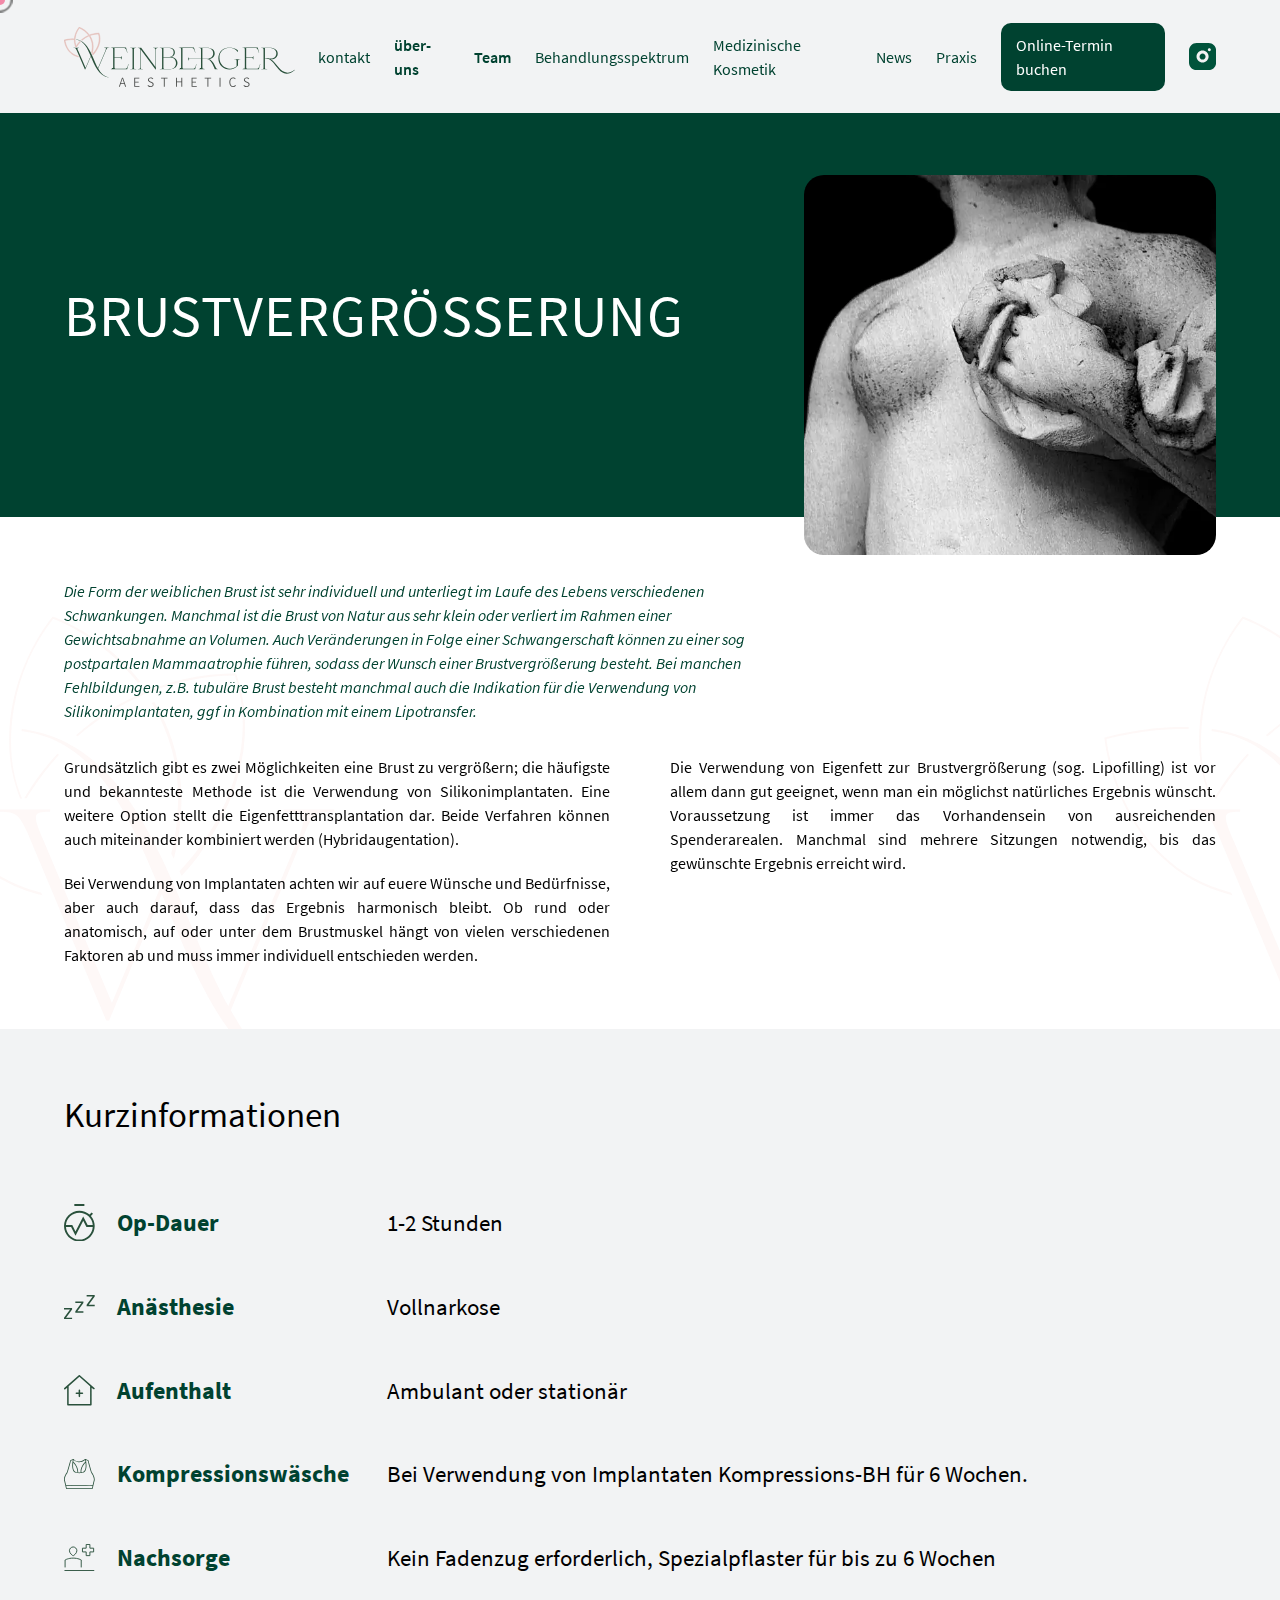
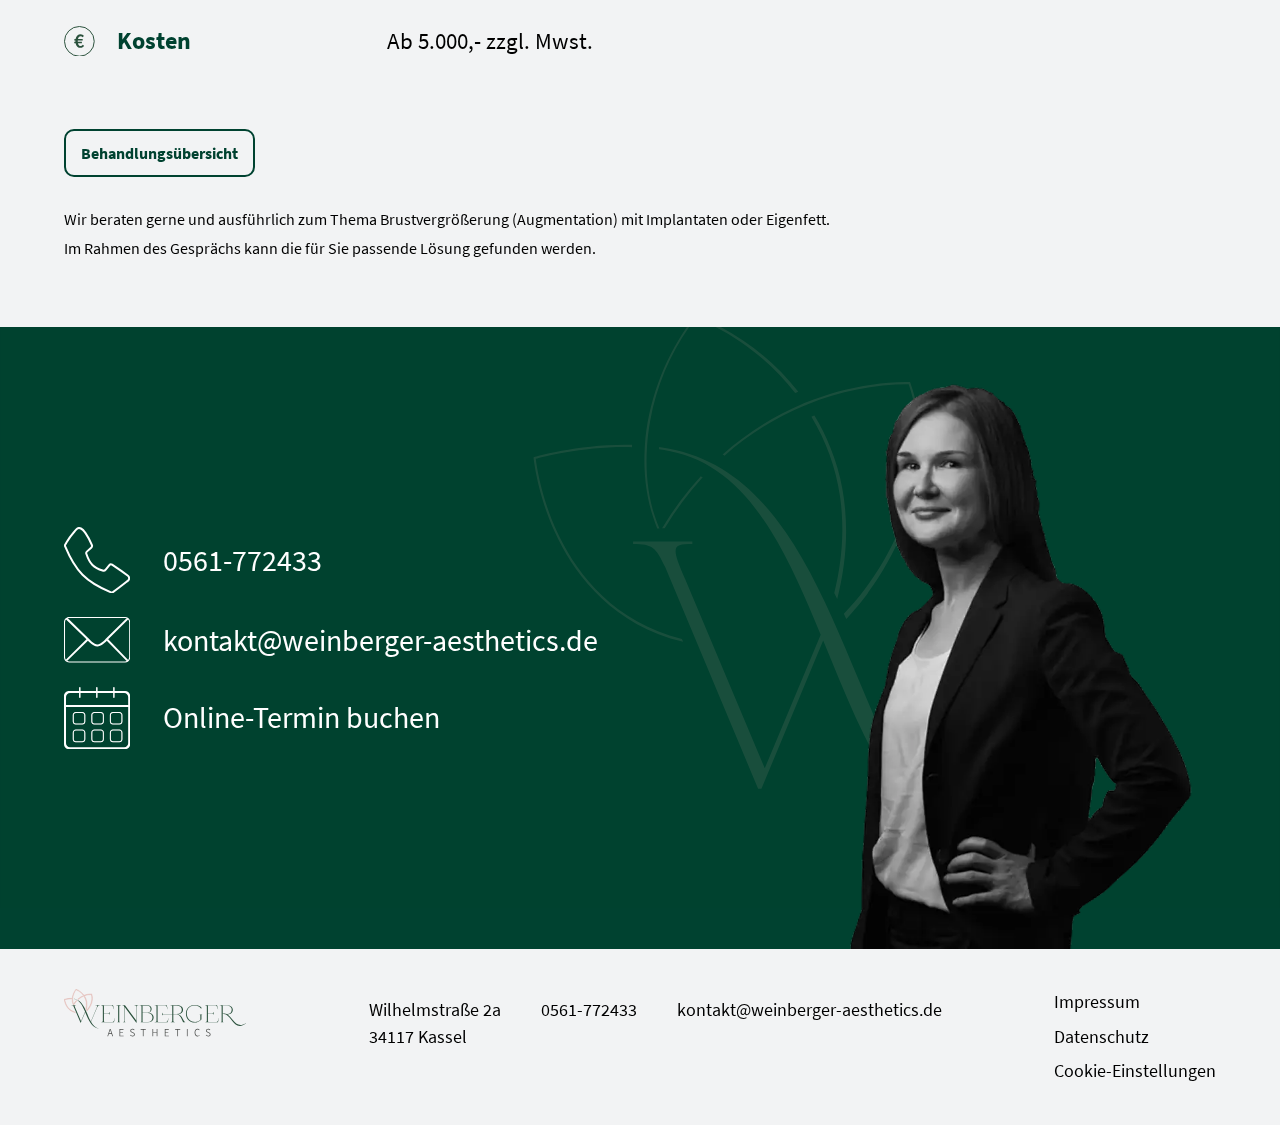
<file: projekte.html>
<!DOCTYPE html>
<html lang="de">
  <head>
    <title>Brustvergrößserung - Weinberger Aesthetics</title>
    <meta charset="UTF-8">
    <meta name="viewport" content="width=device-width, initial-scale=1.0">
    <link rel="stylesheet" href="./assets/css/splide.min.css">
    <link rel="stylesheet" href="./assets/css/style.css">
  </head>
  <body><a class="skip-link" href="#main">Zum Inhalt springen</a>
    <header class="header">
      <div class="container">
        <div class="header__inner"><a class="logo" href="/">
             <svg fill="none" xmlns="http://www.w3.org/2000/svg" viewBox="8.44 8.66 223.62 58.11"> <path d="M71.0346 44.5797L69.6177 49.5186H53.8428V49.2911C55.4171 49.2911 56.0468 49.2586 56.0468 47.7315V30.413C56.0468 28.8858 55.4171 28.8533 53.8428 28.8533V28.6259H68.5156L69.9325 33.5647L69.6806 33.6297C68.2952 29.0808 68.0433 28.9833 65.1465 28.9833H57.3693V38.3087H62.0923C63.5722 38.3087 63.9815 37.9837 64.2334 36.814H64.3909V40.1932H64.2334C63.9815 39.0235 63.5722 38.6986 62.0923 38.6986H57.3693V47.634C57.3693 48.9662 57.8416 49.0962 59.0066 49.1287H66.2486C69.4602 49.1287 69.4287 48.8687 70.7827 44.5147H71.0346V44.5797Z" fill="#2A513C"></path> <path d="M78.3712 49.3236V49.5511H72.6406V49.3236C74.215 49.3236 74.8447 49.2911 74.8447 47.764V30.4455C74.8447 28.9183 74.215 28.8858 72.6406 28.8858V28.6584H78.3712V28.8858C76.7969 28.8858 76.1671 28.9183 76.1671 30.4455V47.764C76.1671 49.2911 76.7969 49.3236 78.3712 49.3236Z" fill="#2A513C"></path> <path d="M79.9453 49.3236C81.0159 49.3236 82.1179 49.2911 82.1179 47.764V30.4455C82.1179 28.9183 80.9529 28.8858 79.9453 28.8858V28.6584H83.1885L97.0112 47.4066V30.4455C97.0112 28.9183 95.8147 28.8858 94.8071 28.8858V28.6584H99.6246V28.8858C98.5855 28.8858 97.4205 28.9183 97.4205 30.4455V48.0239H97.452V49.9085H97.0741L82.5902 30.283V47.764C82.5902 49.2911 83.7552 49.3236 84.7628 49.3236V49.5511H79.9768V49.3236H79.9453Z" fill="#2A513C"></path> <path d="M111.495 49.5511H101.23V49.3236C102.805 49.3236 103.403 49.2911 103.435 47.764V30.4455C103.435 28.9183 102.805 28.8858 101.23 28.8858V28.6584H110.771C117.005 28.6584 117.541 36.3916 112.377 37.7563C120.658 38.4711 120.374 49.5511 111.527 49.5511H111.495ZM104.757 29.0483V37.7238H110.739C115.935 37.7238 116.029 29.0483 110.739 29.0483H104.725H104.757ZM111.495 38.0812H104.757V47.764C104.757 49.0962 105.198 49.2261 106.394 49.2586H111.527C118.706 49.2586 118.832 38.0812 111.527 38.0812H111.495Z" fill="#2A513C"></path> <path d="M136.842 44.5472L135.457 49.4861H119.682V49.2586C121.256 49.2586 121.854 49.2261 121.854 47.699V30.3805C121.854 28.8533 121.256 28.8208 119.682 28.8208V28.5934H134.323L135.74 33.5322L135.52 33.5972C134.103 29.0483 133.851 28.9833 130.954 28.9833H123.208V47.6015C123.208 48.9337 123.649 49.0637 124.845 49.0962H132.056C135.268 49.0962 135.236 48.8362 136.622 44.4822H136.842V44.5472ZM157.245 49.3236V49.5186H154.506C153.152 46.5293 150.854 39.7383 146.634 39.7383H142.478V47.7315C142.478 49.2586 143.108 49.2911 144.682 49.2911V49.5186H138.952V49.2911C140.526 49.2911 141.156 49.2586 141.156 47.7315V39.7383H130.954C129.474 39.7383 129.033 40.0632 128.813 41.233H128.655V37.8862H128.813C129.033 38.991 129.411 39.3484 130.734 39.3809H141.156V30.4455C141.156 28.9183 140.526 28.8858 138.952 28.8858V28.6584H146.666C151.83 28.6584 154.38 30.8029 154.412 34.2146C154.412 37.1714 152.396 39.2184 148.366 39.6733C154.16 41.103 154.789 49.3561 157.277 49.3561L157.245 49.3236ZM142.478 39.3809H146.666C150.917 39.3809 152.9 37.0739 152.9 34.0521C152.9 31.0303 150.759 29.0483 146.666 29.0483H142.478V39.3809Z" fill="#2A513C"></path> <path d="M175.603 41.5579C175.603 40.0633 175.004 40.0308 173.43 40.0308V39.8033H179.161V40.0308C177.586 40.0308 176.957 40.0633 176.957 41.5579V46.0419C174.721 48.6088 171.604 49.8435 168.581 49.8435C163.165 49.8435 157.938 45.9444 157.938 38.991C157.938 32.0376 163.071 28.3984 168.738 28.3984C171.446 28.3984 174.343 29.2757 176.831 31.1278V32.8824H176.642C174.721 30.1205 171.604 28.7883 168.581 28.7883C163.764 28.7883 158.978 32.1026 158.978 38.2762C158.978 45.0346 164.078 48.9987 169.274 48.9987C171.478 48.9987 173.713 48.2839 175.603 46.7567V41.5579Z" fill="#2A513C"></path> <path d="M198.556 44.5797L197.139 49.5186H181.364V49.2911C182.939 49.2911 183.568 49.2586 183.568 47.7315V30.413C183.568 28.8858 182.939 28.8533 181.364 28.8533V28.6259H196.037L197.454 33.5647L197.202 33.6297C195.817 29.0808 195.565 28.9833 192.668 28.9833H184.891V38.3087H189.614C191.094 38.3087 191.503 37.9837 191.755 36.814H191.912V40.1932H191.755C191.503 39.0235 191.094 38.6986 189.614 38.6986H184.891V47.634C184.891 48.9662 185.363 49.0962 186.528 49.1287H193.77C196.982 49.1287 196.95 48.8687 198.304 44.5147H198.556V44.5797Z" fill="#2A513C"></path> <path d="M232.058 50.2984C228.973 52.9303 226.391 54.0025 224.124 54.0025C215.591 54.0025 211.718 39.2184 204.57 39.2184C204.098 39.2184 203.563 39.2834 203.028 39.4459V47.7965C203.028 49.3236 203.657 49.3561 205.232 49.3561V49.5835H199.501V49.3561C201.075 49.3561 201.705 49.3236 201.705 47.7965V30.4779C201.705 28.9508 201.075 28.9183 199.501 28.9183V28.6909H207.215C212.883 28.6909 215.433 31.2903 215.433 34.2471C215.433 38.4711 211.938 40.1932 208.443 39.7708C213.922 43.0201 217.732 52.8978 224.848 52.8978C226.863 52.8978 229.162 52.118 231.869 50.1359L232.027 50.2984H232.058ZM205.074 38.7635C205.483 38.7635 205.893 38.8285 206.334 38.8935C206.334 38.8935 206.397 38.8935 206.397 38.926C206.46 38.926 206.491 38.9585 206.554 38.9585L206.837 39.0235C206.837 39.0235 206.932 39.056 206.963 39.056C207.593 39.2184 208.254 39.2834 208.884 39.2834C211.718 39.2834 214.079 37.5938 214.079 34.1496C214.079 31.4202 211.97 29.0158 207.247 29.0158H203.059V39.056C203.752 38.8285 204.476 38.731 205.106 38.731L205.074 38.7635Z" fill="#2A513C"></path> <path d="M64.6743 57.7392H65.5875L68.5787 66.6096H67.6656L66.0283 61.5083C65.6819 60.4685 65.3985 59.5263 65.1152 58.4865H65.0522C64.7688 59.5587 64.4854 60.501 64.1391 61.5083L62.5017 66.6096H61.6201L64.6114 57.7392H64.6743ZM63.163 63.0354H67.0988V63.7503H63.163V63.0354Z" fill="#484A48"></path> <path d="M76.4814 57.7392H81.3619V58.4865H77.3316V61.5733H80.7322V62.3206H77.3316V65.8948H81.4878V66.6421H76.4814V57.7717V57.7392Z" fill="#484A48"></path> <path d="M89.3281 65.4399L89.8634 64.855C90.4931 65.5374 91.3748 65.9923 92.3509 65.9923C93.5788 65.9923 94.3345 65.3424 94.3345 64.3677C94.3345 63.3604 93.6733 63.0355 92.8232 62.6456L91.5322 62.0607C90.745 61.7033 89.7689 61.1184 89.7689 59.8187C89.7689 58.519 90.9025 57.5442 92.4138 57.5442C93.4529 57.5442 94.3345 58.0316 94.9013 58.6165L94.429 59.2013C93.8937 58.6815 93.2325 58.324 92.4138 58.324C91.3433 58.324 90.6506 58.8764 90.6506 59.7537C90.6506 60.696 91.4692 61.0534 92.1304 61.3458L93.4214 61.9307C94.3975 62.3856 95.2476 62.938 95.2476 64.3027C95.2476 65.6674 94.1456 66.7721 92.3823 66.7721C91.1229 66.7721 90.1153 66.2522 89.3911 65.4399H89.3281Z" fill="#484A48"></path> <path d="M105.135 58.4865H102.427V57.7392H108.693V58.4865H105.985V66.6421H105.135V58.4865Z" fill="#484A48"></path> <path d="M116.911 57.7392H117.761V61.5408H122.106V57.7392H122.957V66.6096H122.106V62.2881H117.761V66.6096H116.911V57.7392Z" fill="#484A48"></path> <path d="M132.024 57.7392H136.905V58.4865H132.875V61.5733H136.275V62.3206H132.875V65.8948H137.031V66.6421H132.024V57.7717V57.7392Z" fill="#484A48"></path> <path d="M147.39 58.4865H144.683V57.7392H150.948V58.4865H148.241V66.6421H147.39V58.4865Z" fill="#484A48"></path> <path d="M159.135 57.7392H159.985V66.6096H159.135V57.7392Z" fill="#484A48"></path> <path d="M168.549 62.1582C168.549 59.3313 170.123 57.5442 172.327 57.5442C173.366 57.5442 174.153 58.0641 174.657 58.6165L174.185 59.2013C173.713 58.6815 173.114 58.324 172.359 58.324C170.595 58.324 169.462 59.7862 169.462 62.1257C169.462 64.4651 170.564 65.9923 172.327 65.9923C173.177 65.9923 173.839 65.6349 174.437 64.9525L174.909 65.5049C174.248 66.3172 173.398 66.7721 172.296 66.7721C170.155 66.7721 168.58 65.0175 168.58 62.1582H168.549Z" fill="#484A48"></path> <path d="M182.246 65.4399L182.781 64.855C183.411 65.5374 184.293 65.9923 185.269 65.9923C186.497 65.9923 187.252 65.3424 187.252 64.3677C187.252 63.3604 186.591 63.0355 185.741 62.6456L184.45 62.0607C183.663 61.7033 182.687 61.1184 182.687 59.8187C182.687 58.519 183.82 57.5442 185.332 57.5442C186.371 57.5442 187.252 58.0316 187.819 58.6165L187.347 59.2013C186.812 58.6815 186.15 58.324 185.332 58.324C184.261 58.324 183.569 58.8764 183.569 59.7537C183.569 60.696 184.387 61.0534 185.048 61.3458L186.339 61.9307C187.315 62.3856 188.166 62.938 188.166 64.3027C188.166 65.6674 187.064 66.7721 185.3 66.7721C184.041 66.7721 183.033 66.2522 182.309 65.4399H182.246Z" fill="#484A48"></path> <path d="M49.2773 30.8679L41.563 48.9337C44.019 53.2552 47.0418 56.5695 51.5444 57.3493V57.5443C41.9724 55.8546 38.2254 46.1719 34.447 37.1714L28.9998 49.941H28.7164L20.5614 30.9004C19.7112 29.1783 19.4908 28.8859 17.7275 28.8859V28.6584H22.9543V28.8859C21.1281 28.8859 21.0966 29.1133 22.3246 31.9077L29.3462 48.1864L34.2896 36.6841C31.1094 29.1133 27.8033 22.1599 20.9392 20.8927C20.6558 20.8277 20.3409 20.7952 20.0576 20.7302C20.0576 20.6652 20.0576 20.6003 20.0576 20.5353C20.3095 20.5678 20.5928 20.6003 20.8447 20.6652C32.7782 22.7773 35.7065 38.2762 41.3741 48.4788L48.5216 31.7452C49.6866 29.0808 49.0569 28.8534 47.0732 28.8534V28.6259H52.3315V28.8534C50.6313 28.8534 50.1904 28.8534 49.3718 30.8029L49.2773 30.8679Z" fill="#2A513C"></path> <path d="M32.4922 15.9588L32.3379 16.0223H32.3369L32.3359 16.0233C32.3347 16.0238 32.3324 16.0243 32.3301 16.0252C32.3254 16.0271 32.3189 16.0306 32.3105 16.034C32.2939 16.0408 32.2705 16.0499 32.2441 16.0604C32.1926 16.0808 32.1244 16.1065 32.0713 16.1248L31.9043 16.1824L31.7949 16.0447C29.5636 13.2375 26.5789 11.0506 23.3164 9.72638C21.361 12.1978 20.0319 15.1559 19.4521 18.2703L19.4531 18.2713C19.3294 18.9734 19.2362 19.7087 19.1738 20.4129V20.6082L19.1729 20.616C19.0485 22.5724 19.2359 24.5538 19.8535 26.4022H19.8525C19.9789 26.7608 20.1004 27.103 20.25 27.4119L20.4248 27.7713H19.6719L19.6064 27.6199C19.4774 27.3202 19.3811 27.0535 19.2852 26.7567L19.1641 26.3836C18.5836 24.5175 18.366 22.5698 18.4844 20.5955V20.3963L18.4854 20.3875C18.7704 16.3035 20.4379 12.2587 22.8926 9.14435V8.9129H23.2832L23.3271 8.9295C26.8305 10.2771 30.0474 12.5776 32.4375 15.5701L32.4922 15.6385V15.9588Z" fill="#E4BEB9" stroke="#E4BEB9" stroke-width="0.5"></path> <path d="M33.8721 17.7085C34.2789 18.3754 34.6501 19.078 34.9844 19.8033L35.3066 20.5357L35.4658 20.9302C37.061 25.0151 36.9931 29.5 35.916 33.6919L35.7646 34.2827L35.458 33.7554C35.4025 33.66 35.3576 33.5571 35.3193 33.4702C35.279 33.3786 35.2449 33.3028 35.2061 33.2359L35.1543 33.147L35.1807 33.0474C35.8661 30.3787 36.0825 27.5533 35.6787 24.8286V24.8267C35.3376 22.3945 34.4692 20.1201 33.1953 18.0679L33.0293 17.8013L33.3262 17.6997C33.4276 17.6648 33.5019 17.6379 33.5449 17.6158L33.751 17.5093L33.8721 17.7085Z" fill="#E4BEB9" stroke="#E4BEB9" stroke-width="0.5"></path> <path d="M17.6396 20.155L17.8828 20.1628V20.8562L17.627 20.8503C13.8796 20.7618 10.4425 21.5398 9.44043 21.7937C9.56826 22.6714 10.0655 25.4169 11.5273 28.3181C13.0949 31.3661 16.0527 35.2086 21.5586 36.7243L22.0996 36.863L22.2227 36.8933L22.2715 37.0105L22.3662 37.238L22.5098 37.5837H22.0752L22.0469 37.5769C15.8433 36.1249 12.5499 31.9316 10.8916 28.6081C9.96809 26.7841 9.41869 25.0355 9.10059 23.739C8.9415 23.0905 8.84026 22.5538 8.77832 22.1765C8.74738 21.988 8.72629 21.8386 8.71289 21.7351C8.7062 21.6834 8.70141 21.6426 8.69824 21.614C8.69666 21.5997 8.69519 21.5876 8.69434 21.5788C8.69402 21.5758 8.69239 21.5577 8.69238 21.5427V21.195H8.97852L9.14648 21.153C9.27238 21.1211 9.45487 21.0755 9.68555 21.0212C10.1468 20.9127 10.803 20.7696 11.5996 20.6306C13.192 20.3526 15.3506 20.0894 17.6396 20.155Z" fill="#E4BEB9" stroke="#E4BEB9" stroke-width="0.5"></path> <path d="M24.2588 22.8197L24.0771 23.0111L24.2451 23.097L24.0166 23.3392C22.7713 24.6565 21.6793 26.137 20.71 27.6859L20.6357 27.804H19.8359L20.0635 27.4251C21.0488 25.7852 22.1926 24.2757 23.4961 22.8978L23.6025 22.9994L23.6465 22.8197H24.2588Z" fill="#E4BEB9" stroke="#E4BEB9" stroke-width="0.5"></path> <path d="M42.1045 14.6637H42.4102V14.9352C44.6914 21.2058 42.4438 28.1308 38.6445 33.1949L38.6357 33.2076L38.6016 33.2418C38.0914 33.9309 37.305 34.8727 36.6719 35.526L36.4004 35.8063L36.2598 35.442C36.1941 35.2725 36.1421 35.1423 36.0703 35.0436L35.9463 34.8737L36.0928 34.7233C36.5378 34.264 37.0354 33.7139 37.4795 33.1832L37.9023 32.6627C41.6139 27.8742 43.7951 21.3485 41.8213 15.3932C38.8626 15.4171 35.933 16.0244 33.1504 17.0973L33.1426 17.1002H33.1416C33.0405 17.135 32.9668 17.1611 32.9238 17.1832L32.9141 17.1881L32.9033 17.193C30.3789 18.2222 28.04 19.67 25.9492 21.441L25.8213 21.5494L25.6729 21.4723C25.6429 21.4568 25.6041 21.4371 25.5693 21.4166C25.5375 21.3978 25.49 21.3679 25.4502 21.3268L25.2656 21.1364L25.4668 20.9635C27.5957 19.1273 30.012 17.6177 32.6211 16.567L32.6328 16.5621L32.8516 16.4791L32.8623 16.4733L32.873 16.4694C34.7496 15.7144 36.721 15.1904 38.7549 14.8951C39.8659 14.7314 40.9833 14.6307 42.1045 14.6637Z" fill="#E4BEB9" stroke="#E4BEB9" stroke-width="0.5"></path> </svg></a><a class="mobile-btn btn btn-primary" href="https://www.doctolib.de/plastische-und-asthetische-chirurgie/kassel/katharina-weinberger?utm_campaign=website-button&amp;utm_source=katharina-weinberger-website-button&amp;utm_medium=referral&amp;utm_content=option-5&amp;utm_term=katharina-weinberger" target="_blank" rel="noopener noreferrer">Termin buchen</a>
          <button class="nav-toggle" type="button" aria-label="Menu" aria-expanded="false" aria-controls="primary-navigation"><span></span><span></span><span></span></button>
          <nav id="primary-navigation" role="navigation" aria-hidden="true">
            <ul>
              <li><a href="kontakt.html">kontakt</a></li>
              <li><a class="active" href="über-uns.html">über-uns</a></li>
              <li><a class="active" href="team.html">Team</a></li>
              <li><a href="tehandlungsspektrum.html">Behandlungsspektrum</a></li>
              <li><a href="medizinische-kosmetik.html">Medizinische Kosmetik</a></li>
              <li><a href="news.html">News</a></li>
              <li><a href="praxis.html">Praxis</a></li>
              <li><a class="btn btn-primary" href="https://www.doctolib.de/plastische-und-asthetische-chirurgie/kassel/katharina-weinberger?utm_campaign=website-button&amp;utm_source=katharina-weinberger-website-button&amp;utm_medium=referral&amp;utm_content=option-5&amp;utm_term=katharina-weinberger" target="_blank" rel="noopener noreferrer">Online-Termin buchen</a></li>
              <li><a href="https://www.instagram.com/weinberger.aesthetics/" target="_blank" rel="noopener noreferrer">
                  <svg width="30" height="30" viewBox="0 0 30 30" fill="none" xmlns="http://www.w3.org/2000/svg">
                    <path d="M21.6667 0C23.8768 0 25.9964 0.877974 27.5592 2.44078C29.122 4.00358 30 6.1232 30 8.33333V21.6667C30 23.8768 29.122 25.9964 27.5592 27.5592C25.9964 29.122 23.8768 30 21.6667 30H8.33333C6.1232 30 4.00358 29.122 2.44078 27.5592C0.877974 25.9964 0 23.8768 0 21.6667V8.33333C0 6.1232 0.877974 4.00358 2.44078 2.44078C4.00358 0.877974 6.1232 0 8.33333 0H21.6667ZM15 8.33333C13.2319 8.33333 11.5362 9.03571 10.286 10.286C9.03571 11.5362 8.33333 13.2319 8.33333 15C8.33333 16.7681 9.03571 18.4638 10.286 19.714C11.5362 20.9643 13.2319 21.6667 15 21.6667C16.7681 21.6667 18.4638 20.9643 19.714 19.714C20.9643 18.4638 21.6667 16.7681 21.6667 15C21.6667 13.2319 20.9643 11.5362 19.714 10.286C18.4638 9.03571 16.7681 8.33333 15 8.33333ZM15 11.6667C15.8841 11.6667 16.7319 12.0179 17.357 12.643C17.9821 13.2681 18.3333 14.1159 18.3333 15C18.3333 15.8841 17.9821 16.7319 17.357 17.357C16.7319 17.9821 15.8841 18.3333 15 18.3333C14.1159 18.3333 13.2681 17.9821 12.643 17.357C12.0179 16.7319 11.6667 15.8841 11.6667 15C11.6667 14.1159 12.0179 13.2681 12.643 12.643C13.2681 12.0179 14.1159 11.6667 15 11.6667ZM22.5 5.83333C22.058 5.83333 21.6341 6.00893 21.3215 6.32149C21.0089 6.63405 20.8333 7.05797 20.8333 7.5C20.8333 7.94203 21.0089 8.36595 21.3215 8.67851C21.6341 8.99107 22.058 9.16667 22.5 9.16667C22.942 9.16667 23.366 8.99107 23.6785 8.67851C23.9911 8.36595 24.1667 7.94203 24.1667 7.5C24.1667 7.05797 23.9911 6.63405 23.6785 6.32149C23.366 6.00893 22.942 5.83333 22.5 5.83333Z" fill="#00533B"></path>
                  </svg></a></li>
            </ul>
          </nav>
        </div>
      </div>
    </header>
    <script>
      (function(){
        try {
          const toggle = document.querySelector('.nav-toggle');
          const nav = document.getElementById('primary-navigation');
          if (!toggle || !nav) return;
      
          // initialize accessible attributes
          toggle.setAttribute('aria-expanded', 'false');
          toggle.setAttribute('aria-controls', nav.id);
          nav.setAttribute('aria-hidden', 'true');
      
          const openMenu = () => {
            toggle.classList.add('active');
            nav.classList.add('open');
            toggle.setAttribute('aria-expanded', 'true');
            nav.setAttribute('aria-hidden', 'false');
            const firstLink = nav.querySelector('a');
            if (firstLink) firstLink.focus();
          };
      
          const closeMenu = () => {
            toggle.classList.remove('active');
            nav.classList.remove('open');
            toggle.setAttribute('aria-expanded', 'false');
            nav.setAttribute('aria-hidden', 'true');
            toggle.focus();
          };
      
          toggle.addEventListener('click', (e) => {
            try {
              const expanded = toggle.getAttribute('aria-expanded') === 'true';
              if (expanded) closeMenu(); else openMenu();
            } catch (err) {
              console.error('Nav toggle click error', err);
            }
          });
      
          // support Enter / Space on the toggle
          toggle.addEventListener('keydown', (e) => {
            if (e.key === 'Enter' || e.key === ' ' || e.key === 'Spacebar') {
              e.preventDefault();
              toggle.click();
            }
          });
      
          // close on Escape
          document.addEventListener('keydown', (e) => {
            if (e.key === 'Escape') {
              const expanded = toggle.getAttribute('aria-expanded') === 'true';
              if (expanded) closeMenu();
            }
          });
      
          // close when clicking outside
          document.addEventListener('click', (e) => {
            if (!nav.contains(e.target) && !toggle.contains(e.target)) {
              const expanded = toggle.getAttribute('aria-expanded') === 'true';
              if (expanded) closeMenu();
            }
          });
      
        } catch (err) {
          console.error('Navigation init error', err);
        }
      })();
    </script>
    <main>
      <!-- Service Hero Header-->
      <section class="service-hero">
        <div class="container">
          <div class="service-hero__grid">
            <div class="service-hero__content">
              <h1 class="service-hero__title">BRUSTVERGRÖSSERUNG</h1>
            </div>
            <div class="service-hero__image-wrapper"><img class="service-hero__image" src="./assets/images/treatment_brust.webp" alt="Brustvergrößerung"></div>
          </div>
        </div>
      </section>
      <section class="service-content" style="background-image: url(./assets/images/team-intro-bg.svg)">
        <div class="container">
          <!-- Intro Lead Text-->
          <p class="service-content__lead">
             Die Form der weiblichen Brust ist sehr individuell und unterliegt im Laufe des Lebens verschiedenen Schwankungen. Manchmal ist die Brust von Natur aus sehr klein oder verliert im Rahmen einer Gewichtsabnahme an Volumen. Auch Veränderungen in Folge einer Schwangerschaft können zu einer sog postpartalen Mammaatrophie führen, sodass der Wunsch einer Brustvergrößerung besteht. Bei manchen Fehlbildungen, z.B. tubuläre Brust besteht manchmal auch die Indikation für die Verwendung von Silikonimplantaten, ggf in Kombination mit einem Lipotransfer.</p>
          <!-- Two Column Text-->
          <div class="service-content__columns">
            <div class="service-content__col">
              <p>Grundsätzlich gibt es zwei Möglichkeiten eine Brust zu vergrößern; die häufigste und bekannteste Methode ist die Verwendung von Silikonimplantaten. Eine weitere Option stellt die Eigenfetttransplantation dar. Beide Verfahren können auch miteinander kombiniert werden (Hybridaugentation).</p>
              <p>Bei Verwendung von Implantaten achten wir auf euere Wünsche und Bedürfnisse, aber auch darauf, dass das Ergebnis harmonisch bleibt. Ob rund oder anatomisch, auf oder unter dem Brustmuskel hängt von vielen verschiedenen Faktoren ab und muss immer individuell entschieden werden.</p>
            </div>
            <div class="service-content__col">
              <p>Die Verwendung von Eigenfett zur Brustvergrößerung (sog. Lipofilling) ist vor allem dann gut geeignet, wenn man ein möglichst natürliches Ergebnis wünscht. Voraussetzung ist immer das Vorhandensein von ausreichenden Spenderarealen. Manchmal sind mehrere Sitzungen notwendig, bis das gewünschte Ergebnis erreicht wird.</p>
            </div>
          </div>
        </div>
      </section>
      <section class="service-info-section">
        <div class="container">
          <div class="section-header">
            <h2 class="section-header__title section-header__title--sm text-left">Kurzinformationen</h2>
          </div>
          <ul class="info-list">
            <li class="info-item">
              <div class="info-item__label-group">
                <div class="info-item__icon"><svg fill="none" xmlns="http://www.w3.org/2000/svg" viewBox="0 0 42.67 52"> <path d="M21.3333 52C18.3858 52 15.6187 51.4436 13.032 50.3307C10.4453 49.2178 8.18311 47.6924 6.24533 45.7547C4.30756 43.8169 2.78222 41.5538 1.66933 38.9653C0.556444 36.3769 0 33.6107 0 30.6667H2.66667C2.66667 35.8222 4.48889 40.2222 8.13333 43.8667C11.7778 47.5111 16.1778 49.3333 21.3333 49.3333C26.4889 49.3333 30.8889 47.5111 34.5333 43.8667C38.1778 40.2222 40 35.8222 40 30.6667H42.6667C42.6667 33.6142 42.1102 36.3813 40.9973 38.968C39.8844 41.5547 38.3591 43.8169 36.4213 45.7547C34.4836 47.6924 32.2204 49.2178 29.632 50.3307C27.0436 51.4436 24.2773 52 21.3333 52ZM0 30.6667C0 27.7191 0.556444 24.952 1.66933 22.3653C2.78222 19.7787 4.30756 17.5164 6.24533 15.5787C8.18311 13.6409 10.4462 12.1156 13.0347 11.0027C15.6231 9.88978 18.3893 9.33333 21.3333 9.33333C23.9182 9.33333 26.4178 9.79556 28.832 10.72C31.2462 11.6444 33.4613 12.9502 35.4773 14.6373L38.3893 11.7227L40.2773 13.6107L37.3653 16.5227C39.0542 18.5404 40.36 20.7564 41.2827 23.1707C42.2053 25.5849 42.6667 28.0836 42.6667 30.6667H40C40 25.5111 38.1778 21.1111 34.5333 17.4667C30.8889 13.8222 26.4889 12 21.3333 12C16.1778 12 11.7778 13.8222 8.13333 17.4667C4.48889 21.1111 2.66667 25.5111 2.66667 30.6667H0ZM14.36 2.66667V0H28.3067V2.66667H14.36ZM21.3333 12C16.416 12 12.1644 13.6702 8.57867 17.0107C4.99289 20.3511 3.03733 24.4587 2.712 29.3333H11.512L15.9547 38.144L26.6667 17.3333L32.832 29.3333H39.952C39.6284 24.4587 37.6729 20.3511 34.0853 17.0107C30.5031 13.6702 26.2524 12 21.3333 12ZM21.3333 49.3333C26.2507 49.3333 30.5022 47.6631 34.088 44.3227C37.6738 40.9822 39.6293 36.8747 39.9547 32H31.1547L26.712 23.1893L16 44L9.83733 32H2.70933C3.03467 36.8747 4.99022 40.9822 8.576 44.3227C12.1618 47.6631 16.4142 49.3333 21.3333 49.3333ZM21.3333 49.3333C16.1778 49.3333 11.7778 47.5111 8.13333 43.8667C4.48889 40.2222 2.66667 35.8222 2.66667 30.6667C2.66667 25.5111 4.48889 21.1111 8.13333 17.4667C11.7778 13.8222 16.1778 12 21.3333 12C26.4889 12 30.8889 13.8222 34.5333 17.4667C38.1778 21.1111 40 25.5111 40 30.6667C40 35.8222 38.1778 40.2222 34.5333 43.8667C30.8889 47.5111 26.4889 49.3333 21.3333 49.3333Z" fill="#2A513C"></path> </svg>
                </div><span class="info-item__label">Op-Dauer</span>
              </div>
              <div class="info-item__value">1-2 Stunden</div>
            </li>
            <li class="info-item">
              <div class="info-item__label-group">
                <div class="info-item__icon"><svg fill="none" xmlns="http://www.w3.org/2000/svg" viewBox="0 0 50.67 40"> <path d="M0 21.3333H13.3333V24L3.36 37.3333H13.3333V40H0V37.3333L10 24H0V21.3333ZM18.6667 10.6667H32V13.3333L22.0267 26.6667H32V29.3333H18.6667V26.6667L28.6667 13.3333H18.6667V10.6667ZM37.3333 0H50.6667V2.66667L40.6933 16H50.6667V18.6667H37.3333V16L47.3333 2.66667H37.3333V0Z" fill="#2A513C"></path> </svg>
                </div><span class="info-item__label">Anästhesie</span>
              </div>
              <div class="info-item__value">Vollnarkose</div>
            </li>
            <li class="info-item">
              <div class="info-item__label-group">
                <div class="info-item__icon"><svg fill="none" xmlns="http://www.w3.org/2000/svg" viewBox="0 0 53.49 53.2"> <path d="M25.4667 26.5333V30.5333H21.4667C20.6667 30.5333 20.1333 31.0667 20.1333 31.8667C20.1333 32.6667 20.6667 33.2 21.4667 33.2H25.4667V37.2C25.4667 38 26 38.5333 26.8 38.5333C27.6 38.5333 28.1333 38 28.1333 37.2V33.2H32.1333C32.9333 33.2 33.4667 32.6667 33.4667 31.8667C33.4667 31.0667 32.9333 30.5333 32.1333 30.5333H28.1333V26.5333C28.1333 25.7333 27.6 25.2 26.8 25.2C26 25.2 25.4667 25.7333 25.4667 26.5333ZM52.9333 22.8L27.6 0.4C27.0667 -0.133333 26.2667 -0.133333 25.7333 0.4L0.4 22.8C-0.133333 23.3333 -0.133333 24.1333 0.4 24.6667C0.933333 25.2 1.73333 25.2 2.26667 24.6667L5.46667 22V51.8667C5.46667 52.6667 6 53.2 6.8 53.2H46.8C47.6 53.2 48.1333 52.6667 48.1333 51.8667V22L51.3333 24.6667C51.6 24.9333 51.8667 24.9333 52.1333 24.9333C52.4 24.9333 52.9333 24.6667 53.2 24.4C53.7333 24.1333 53.4667 23.0667 52.9333 22.8ZM45.4667 50.5333H8.13333V19.6L26.8 3.06667L45.4667 19.6V50.5333Z" fill="#2A513C"></path> </svg>
                </div><span class="info-item__label">Aufenthalt</span>
              </div>
              <div class="info-item__value">Ambulant oder stationär</div>
            </li>
            <li class="info-item">
              <div class="info-item__label-group">
                <div class="info-item__icon"><svg fill="none" xmlns="http://www.w3.org/2000/svg" viewBox="0 0.65 63.85 62.15"> <path d="M61.611 46.3807C61.6006 46.406 61.5937 46.4343 61.5885 46.4596L59.5163 55.4419C33.1171 53.9461 8.82307 55.183 4.33442 55.439L2.26566 46.4596C2.2601 46.4329 2.25259 46.4066 2.24318 46.3807C-0.3912 39.3303 7.03107 29.6157 7.10718 29.5175C7.14234 29.4718 7.17136 29.4229 7.19366 29.3716C9.00123 25.2057 13.7044 7.07728 14.4291 4.25979L18.3158 2.63152C17.2365 8.10426 14.2596 27.3236 25.1638 29.4252C25.2815 29.4445 28.0819 29.9283 31.8752 30.1247C31.9098 30.1277 31.9444 30.1277 31.979 30.1247C33.1078 30.066 34.2344 29.9782 35.3571 29.8613H35.3762L35.39 29.8583C37.3446 29.6559 38.6159 29.4356 38.7076 29.4222C47.6365 27.7031 47.2386 14.4671 46.2129 6.7424C46.2141 6.67917 46.2053 6.61609 46.187 6.55486C45.969 4.94593 45.7269 3.57812 45.54 2.63449L49.4302 4.26277C50.155 7.07728 54.8581 25.2057 56.6622 29.3746C56.6847 29.4252 56.7141 29.4758 56.7504 29.5204C56.8265 29.6157 64.2453 39.3273 61.611 46.3807ZM58.1515 61.3597H5.69918L4.66307 56.8648C9.58588 56.5895 33.3437 55.4166 59.1876 56.8678L58.1515 61.3597ZM27.7688 28.3283C26.3798 28.1645 25.5167 28.0157 25.5098 28.0157C18.3833 26.6434 18.3297 15.7485 19.1444 8.36026C21.8722 11.0884 28.203 18.5258 27.7688 28.3283ZM30.3115 7.37942C30.699 7.4077 31.0916 7.4211 31.4808 7.4211C35.6114 7.4211 39.7697 5.85831 43.8657 2.77291C44.0352 3.65105 44.2635 4.92956 44.4763 6.46259C42.6168 8.09979 33.8505 16.5017 34.4525 28.4994C33.6845 28.5694 32.8352 28.6378 31.9288 28.6855C31.0959 28.6404 30.2643 28.5794 29.4345 28.5024C30.0434 16.4406 21.1785 8.01496 19.3813 6.43877C19.5837 5.01291 19.793 3.81626 19.9591 2.953C21.7113 4.48603 25.316 7.02221 30.3115 7.37942ZM44.715 8.38854C45.5314 15.7768 45.4674 26.6464 38.3582 28.0142C38.3409 28.0157 37.4882 28.163 36.1147 28.3268C35.6875 18.5556 41.9733 11.1391 44.715 8.38854ZM58.1965 28.7926C56.2938 24.3037 51.0267 3.81775 50.9731 3.60938C50.9455 3.50381 50.8908 3.40491 50.813 3.31992C50.7352 3.23493 50.6362 3.16601 50.5234 3.11821L44.7807 0.714492C44.7755 0.714492 44.7651 0.714492 44.7582 0.710027C44.7409 0.702585 44.7236 0.702585 44.7029 0.696632C44.6295 0.673159 44.5526 0.659116 44.4745 0.654958C44.4486 0.651981 44.4226 0.651981 44.3967 0.651981C44.3073 0.653565 44.2187 0.666607 44.1338 0.690678C44.1286 0.693655 44.1165 0.693655 44.1113 0.696632C44.0367 0.721499 43.9668 0.755595 43.9037 0.797841C43.8864 0.809748 43.876 0.823144 43.8639 0.835051L43.8363 0.848446C39.3563 4.54407 34.8555 6.26017 30.4603 5.95059C24.1571 5.50705 20.1442 0.982399 20.0992 0.934772C20.0975 0.930306 20.0905 0.930306 20.0871 0.924353C20.0452 0.877469 19.997 0.835004 19.9435 0.797841C19.9227 0.782958 19.9003 0.778492 19.8812 0.768074C19.8587 0.75319 19.8345 0.74426 19.8086 0.733841C19.7384 0.703211 19.664 0.680213 19.5872 0.665376L19.5353 0.654958C19.4402 0.644276 19.3436 0.647801 19.2499 0.665376L19.1842 0.683237C19.1426 0.693655 19.0994 0.69812 19.0613 0.715981L13.3256 3.11821C13.2127 3.16601 13.1138 3.23493 13.036 3.31992C12.9582 3.40491 12.9034 3.50381 12.8758 3.60938C12.8239 3.81775 7.55345 24.3037 5.65248 28.7926C4.89312 29.7943 -2.11055 39.3273 0.63626 46.7796L4.19431 62.22C4.27215 62.5578 4.61637 62.8004 5.01421 62.8004H58.8434C59.2412 62.8004 59.5837 62.5578 59.6633 62.22L63.2196 46.7796C65.9681 39.3273 58.9593 29.7928 58.1965 28.7926Z" fill="#2A513C"></path> </svg>
                </div><span class="info-item__label">Kompressionswäsche</span>
              </div>
              <div class="info-item__value">Bei Verwendung von Implantaten Kompressions-BH für 6 Wochen.</div>
            </li>
            <li class="info-item">
              <div class="info-item__label-group">
                <div class="info-item__icon"><svg fill="none" xmlns="http://www.w3.org/2000/svg" viewBox="-1 3 66 58"> <path d="M0 60H64M36 53.3333V37.3333C36 37.3333 29.3333 33.3333 18.6667 33.3333C8 33.3333 1.33333 37.3333 1.33333 37.3333V53.3333M46.6667 4V12H38.6667V20H46.6667V28H54.6667V20H62.6667V12H54.6667V4H46.6667ZM17.984 28C17.984 28 10.664 23.3387 10.664 17.5093C10.664 13 14.248 9.344 18.6693 9.344C23.0907 9.344 26.656 13 26.656 17.5093C26.656 23.3333 19.36 28 19.36 28H17.984Z" stroke="#2A513C" stroke-width="2"></path> </svg>
                </div><span class="info-item__label">Nachsorge</span>
              </div>
              <div class="info-item__value">Kein Fadenzug erforderlich, Spezialpflaster für bis zu 6 Wochen</div>
            </li>
            <li class="info-item">
              <div class="info-item__label-group">
                <div class="info-item__icon"><svg fill="none" xmlns="http://www.w3.org/2000/svg" viewBox="2 0 62 62"> <path d="M35.4803 44.0717C30.355 44.0717 26.511 40.6824 25.3537 34.5651H22.667V31.9611L25.023 31.7957C24.9817 31.3824 24.9817 30.9691 24.9817 30.5144C24.9817 30.1011 24.9817 29.6877 25.023 29.2744H22.667V26.6704L25.3537 26.4637C26.5523 20.3464 30.479 16.7917 35.439 16.7917C38.4977 16.7917 40.8123 18.2384 42.135 20.3051L39.6137 22.4957C38.539 21.1731 37.3403 20.5117 35.687 20.5117C32.7937 20.5117 30.851 22.7024 30.107 26.4637H39.779V29.2744H29.8177C29.7763 29.6051 29.7763 29.9771 29.7763 30.3491C29.7763 30.8451 29.7763 31.2997 29.8177 31.7544H38.1257V34.5651H30.1897C30.975 38.2437 32.8763 40.3517 35.687 40.3517C37.5057 40.3517 38.787 39.5251 39.8617 37.9131L42.4243 39.6904C41.019 42.3771 38.6217 44.0717 35.4803 44.0717Z" fill="#2A513C"></path> <circle cx="33" cy="31" r="30" stroke="#2A513C" stroke-width="2"></circle> </svg>
                </div><span class="info-item__label">Kosten</span>
              </div>
              <div class="info-item__value">Ab 5.000,- zzgl. Mwst.</div>
            </li>
          </ul>
          <div class="service-info-section__actions"> <a class="btn btn-outline-primary" href="#">Behandlungsübersicht</a></div>
          <div class="service-info-section__disclaimer">
            <p>Wir beraten gerne und ausführlich zum Thema Brustvergrößerung (Augmentation) mit Implantaten oder Eigenfett.</p>
            <p>Im Rahmen des Gesprächs kann die für Sie passende Lösung gefunden werden.</p>
          </div>
        </div>
      </section>
      <section class="contact">
        <div class="container">
          <div class="contact__inner">
            <div class="contact__content">
              <div class="contact__item">
                <div class="contact__icon"><svg fill="none" xmlns="http://www.w3.org/2000/svg" viewBox="0 0 65.81 66.1"> <path d="M63.6638 53.3053C57.7337 57.9777 54.352 60.6855 48.6567 64.7355C48.105 65.1278 47.3799 65.21 46.7527 64.9552C21.6721 54.7667 11.4375 43.849 1.15406 19.2904C0.912281 18.713 0.957633 18.0435 1.27234 17.5024C5.03156 11.0385 5.25113 10.0727 12.2689 2.36439C17.9863 -3.91556 25.7299 13.248 27.7632 18.1175C28.0791 18.8743 27.8732 19.7296 27.2706 20.2859L22.7094 24.4963C22.1361 25.0255 21.9211 25.8427 22.1736 26.5809C25.6541 36.7544 29.5674 40.6957 38.3922 43.3396C39.5273 43.6797 40.7458 43.2682 41.486 42.343L45.1114 37.8112C45.7645 36.9949 46.9361 36.8192 47.7998 37.4082L57.2689 43.8644L63.5915 48.5231C65.1887 49.6999 65.2222 52.0774 63.6638 53.3053Z" stroke="white" stroke-width="2"></path> </svg></div><a class="contact__link" href="tel:0561772433">0561-772433</a>
              </div>
              <div class="contact__item">
                <div class="contact__icon"><svg fill="none" xmlns="http://www.w3.org/2000/svg" viewBox="0 0 64 44"> <path fill-rule="evenodd" clip-rule="evenodd" d="M4.92308 0C2.20414 1.00665e-07 2.53746e-07 2.23858 0 5V39C0 41.7614 2.20414 44 4.92308 44H59.0769C61.7959 44 64 41.7614 64 39V5C64 2.23858 61.7959 0 59.0769 0H4.92308ZM59.0769 1C61.2521 1 63.0154 2.79086 63.0154 5V39C63.0154 41.2091 61.2521 43 59.0769 43H4.92308C2.74793 43 0.984615 41.2091 0.984615 39V5C0.984615 2.79086 2.74793 1 4.92308 1H59.0769Z" fill="white"></path> <path d="M60.5538 1.29076L40.6365 20.8145L40.6173 20.8359L40.6154 20.8379C40.6136 20.8399 40.6108 20.844 40.6067 20.8486C40.5986 20.8578 40.586 20.8718 40.5692 20.8906C40.535 20.9289 40.4824 20.9866 40.4144 21.0605C40.2784 21.2085 40.0781 21.4222 39.825 21.6807C39.3173 22.1991 38.6016 22.8929 37.7702 23.5947C36.9363 24.2986 36.0018 24.9971 35.0558 25.5371C34.0998 26.0827 33.1929 26.431 32.4029 26.5039C31.6843 26.5702 30.8044 26.3284 29.8173 25.8164C28.8445 25.3118 27.8607 24.5935 26.9683 23.8398C26.0799 23.0896 25.3058 22.325 24.7529 21.7461C24.4773 21.4575 24.2578 21.2172 24.1087 21.0498C24.0342 20.9663 23.9771 20.901 23.9394 20.8574C23.9208 20.8359 23.9071 20.8191 23.8981 20.8086C23.8937 20.8034 23.8904 20.7992 23.8885 20.7969L23.8856 20.7939L23.8538 20.7559L23.8173 20.7217L3.44423 1H1.96923V2.33301L21.7221 21.4541L1.47692 41.5L1.96923 42L2.95385 42.5L23.1 22.8828C23.175 22.9631 23.2541 23.0494 23.3394 23.1387C23.925 23.7518 24.751 24.5691 25.7087 25.3779C26.6623 26.1833 27.771 27.0011 28.9212 27.5977C30.057 28.1868 31.3311 28.6116 32.5817 28.4961C33.7609 28.3872 34.9465 27.8946 36.0212 27.2812C37.1057 26.6622 38.1407 25.8834 39.0298 25.1328C39.9213 24.3802 40.6828 23.6415 41.2212 23.0918C41.2713 23.0406 41.3172 22.9883 41.3635 22.9404L61.0462 43L61.5385 42.5L62.5231 42L42.7375 21.5078L62.5231 2L61.0462 1L60.5538 1.29076Z" fill="white"></path> </svg></div><a class="contact__link" href="mailto:kontakt@weinberger-aesthetics.de">kontakt@weinberger-aesthetics.de</a>
              </div>
              <div class="contact__item">
                <div class="contact__icon"><svg fill="none" xmlns="http://www.w3.org/2000/svg" viewBox="0 0 66 62"> <path d="M5 4C2.23858 4 5.15422e-07 6.23858 0 9V57C4.83208e-08 59.7614 2.23858 62 5 62H61C63.7614 62 66 59.7614 66 57V9C66 6.23858 63.7614 4 61 4H5ZM60 6C62.2091 6 64 7.79086 64 10V56C64 58.2091 62.2091 60 60 60H6C3.79086 60 2 58.2091 2 56V10C2 7.79086 3.79086 6 6 6H60Z" fill="white"></path> <mask id="path-2-inside-1_14_78" fill="white"> <path d="M48.75 25C47.0931 25 45.75 26.3431 45.75 28V34.5C45.75 36.1569 47.0931 37.5 48.75 37.5H55.25C56.9069 37.5 58.25 36.1569 58.25 34.5V28C58.25 26.3431 56.9069 25 55.25 25H48.75ZM55.25 26C56.3546 26 57.25 26.8954 57.25 28V34.5C57.25 35.6046 56.3546 36.5 55.25 36.5H48.75C47.6454 36.5 46.75 35.6046 46.75 34.5V28C46.75 26.8954 47.6454 26 48.75 26H55.25Z"></path> </mask> <path d="M48.75 25C47.0931 25 45.75 26.3431 45.75 28V34.5C45.75 36.1569 47.0931 37.5 48.75 37.5H55.25C56.9069 37.5 58.25 36.1569 58.25 34.5V28C58.25 26.3431 56.9069 25 55.25 25H48.75ZM55.25 26C56.3546 26 57.25 26.8954 57.25 28V34.5C57.25 35.6046 56.3546 36.5 55.25 36.5H48.75C47.6454 36.5 46.75 35.6046 46.75 34.5V28C46.75 26.8954 47.6454 26 48.75 26H55.25Z" fill="white"></path> <path d="M45.75 28L45.55 28V28L45.75 28ZM48.75 37.5L48.75 37.7H48.75L48.75 37.5ZM58.25 34.5L58.45 34.5V34.5L58.25 34.5ZM55.25 25L55.25 24.8H55.25L55.25 25ZM57.25 28L57.45 28V28H57.25ZM55.25 36.5L55.25 36.7H55.25V36.5ZM46.75 34.5L46.55 34.5V34.5H46.75ZM48.75 26L48.75 25.8H48.75V26ZM48.75 25V25.2C47.2036 25.2 45.95 26.4536 45.95 28L45.75 28L45.55 28C45.55 26.2327 46.9827 24.8 48.75 24.8V25ZM45.75 28H45.95V34.5H45.75H45.55V28H45.75ZM45.75 34.5H45.95C45.95 36.0464 47.2036 37.3 48.75 37.3L48.75 37.5L48.75 37.7C46.9827 37.7 45.55 36.2673 45.55 34.5H45.75ZM48.75 37.5V37.3H55.25V37.5V37.7H48.75V37.5ZM55.25 37.5V37.3C56.7964 37.3 58.05 36.0464 58.05 34.5L58.25 34.5L58.45 34.5C58.45 36.2673 57.0173 37.7 55.25 37.7V37.5ZM58.25 34.5H58.05V28H58.25H58.45V34.5H58.25ZM58.25 28H58.05C58.05 26.4536 56.7964 25.2 55.25 25.2L55.25 25L55.25 24.8C57.0173 24.8 58.45 26.2327 58.45 28H58.25ZM55.25 25V25.2H48.75V25V24.8H55.25V25ZM55.25 26V25.8C56.465 25.8 57.45 26.785 57.45 28L57.25 28L57.05 28C57.05 27.0059 56.2441 26.2 55.25 26.2V26ZM57.25 28H57.45V34.5H57.25H57.05V28H57.25ZM57.25 34.5H57.45C57.45 35.715 56.465 36.7 55.25 36.7L55.25 36.5L55.25 36.3C56.2441 36.3 57.05 35.4941 57.05 34.5H57.25ZM55.25 36.5V36.7H48.75V36.5V36.3H55.25V36.5ZM48.75 36.5V36.7C47.535 36.7 46.55 35.715 46.55 34.5L46.75 34.5L46.95 34.5C46.95 35.4941 47.7559 36.3 48.75 36.3V36.5ZM46.75 34.5H46.55V28H46.75H46.95V34.5H46.75ZM46.75 28H46.55C46.55 26.785 47.535 25.8 48.75 25.8L48.75 26L48.75 26.2C47.7559 26.2 46.95 27.0059 46.95 28H46.75ZM48.75 26V25.8H55.25V26V26.2H48.75V26Z" fill="white" mask="url(#path-2-inside-1_14_78)"></path> <mask id="path-4-inside-2_14_78" fill="white"> <path d="M30.25 25C28.5931 25 27.25 26.3431 27.25 28V34.5C27.25 36.1569 28.5931 37.5 30.25 37.5H36.75C38.4069 37.5 39.75 36.1569 39.75 34.5V28C39.75 26.3431 38.4069 25 36.75 25H30.25ZM36.75 26C37.8546 26 38.75 26.8954 38.75 28V34.5C38.75 35.6046 37.8546 36.5 36.75 36.5H30.25C29.1454 36.5 28.25 35.6046 28.25 34.5V28C28.25 26.8954 29.1454 26 30.25 26H36.75Z"></path> </mask> <path d="M30.25 25C28.5931 25 27.25 26.3431 27.25 28V34.5C27.25 36.1569 28.5931 37.5 30.25 37.5H36.75C38.4069 37.5 39.75 36.1569 39.75 34.5V28C39.75 26.3431 38.4069 25 36.75 25H30.25ZM36.75 26C37.8546 26 38.75 26.8954 38.75 28V34.5C38.75 35.6046 37.8546 36.5 36.75 36.5H30.25C29.1454 36.5 28.25 35.6046 28.25 34.5V28C28.25 26.8954 29.1454 26 30.25 26H36.75Z" fill="white"></path> <path d="M27.25 28L27.05 28V28L27.25 28ZM30.25 37.5L30.25 37.7H30.25L30.25 37.5ZM39.75 34.5L39.95 34.5V34.5L39.75 34.5ZM36.75 25L36.75 24.8H36.75L36.75 25ZM38.75 28L38.95 28V28H38.75ZM36.75 36.5L36.75 36.7H36.75V36.5ZM28.25 34.5L28.05 34.5V34.5H28.25ZM30.25 26L30.25 25.8H30.25V26ZM30.25 25V25.2C28.7036 25.2 27.45 26.4536 27.45 28L27.25 28L27.05 28C27.05 26.2327 28.4827 24.8 30.25 24.8V25ZM27.25 28H27.45V34.5H27.25H27.05V28H27.25ZM27.25 34.5H27.45C27.45 36.0464 28.7036 37.3 30.25 37.3L30.25 37.5L30.25 37.7C28.4827 37.7 27.05 36.2673 27.05 34.5H27.25ZM30.25 37.5V37.3H36.75V37.5V37.7H30.25V37.5ZM36.75 37.5V37.3C38.2964 37.3 39.55 36.0464 39.55 34.5L39.75 34.5L39.95 34.5C39.95 36.2673 38.5173 37.7 36.75 37.7V37.5ZM39.75 34.5H39.55V28H39.75H39.95V34.5H39.75ZM39.75 28H39.55C39.55 26.4536 38.2964 25.2 36.75 25.2L36.75 25L36.75 24.8C38.5173 24.8 39.95 26.2327 39.95 28H39.75ZM36.75 25V25.2H30.25V25V24.8H36.75V25ZM36.75 26V25.8C37.965 25.8 38.95 26.785 38.95 28L38.75 28L38.55 28C38.55 27.0059 37.7441 26.2 36.75 26.2V26ZM38.75 28H38.95V34.5H38.75H38.55V28H38.75ZM38.75 34.5H38.95C38.95 35.715 37.965 36.7 36.75 36.7L36.75 36.5L36.75 36.3C37.7441 36.3 38.55 35.4941 38.55 34.5H38.75ZM36.75 36.5V36.7H30.25V36.5V36.3H36.75V36.5ZM30.25 36.5V36.7C29.035 36.7 28.05 35.715 28.05 34.5L28.25 34.5L28.45 34.5C28.45 35.4941 29.2559 36.3 30.25 36.3V36.5ZM28.25 34.5H28.05V28H28.25H28.45V34.5H28.25ZM28.25 28H28.05C28.05 26.785 29.035 25.8 30.25 25.8L30.25 26L30.25 26.2C29.2559 26.2 28.45 27.0059 28.45 28H28.25ZM30.25 26V25.8H36.75V26V26.2H30.25V26Z" fill="white" mask="url(#path-4-inside-2_14_78)"></path> <mask id="path-6-inside-3_14_78" fill="white"> <path d="M11.75 25C10.0931 25 8.75 26.3431 8.75 28V34.5C8.75 36.1569 10.0931 37.5 11.75 37.5H18.25C19.9069 37.5 21.25 36.1569 21.25 34.5V28C21.25 26.3431 19.9069 25 18.25 25H11.75ZM18.25 26C19.3546 26 20.25 26.8954 20.25 28V34.5C20.25 35.6046 19.3546 36.5 18.25 36.5H11.75C10.6454 36.5 9.75 35.6046 9.75 34.5V28C9.75 26.8954 10.6454 26 11.75 26H18.25Z"></path> </mask> <path d="M11.75 25C10.0931 25 8.75 26.3431 8.75 28V34.5C8.75 36.1569 10.0931 37.5 11.75 37.5H18.25C19.9069 37.5 21.25 36.1569 21.25 34.5V28C21.25 26.3431 19.9069 25 18.25 25H11.75ZM18.25 26C19.3546 26 20.25 26.8954 20.25 28V34.5C20.25 35.6046 19.3546 36.5 18.25 36.5H11.75C10.6454 36.5 9.75 35.6046 9.75 34.5V28C9.75 26.8954 10.6454 26 11.75 26H18.25Z" fill="white"></path> <path d="M8.75 28L8.55 28V28L8.75 28ZM11.75 37.5L11.75 37.7H11.75L11.75 37.5ZM21.25 34.5L21.45 34.5V34.5L21.25 34.5ZM18.25 25L18.25 24.8H18.25L18.25 25ZM20.25 28L20.45 28V28H20.25ZM18.25 36.5L18.25 36.7H18.25V36.5ZM9.75 34.5L9.55 34.5V34.5H9.75ZM11.75 26L11.75 25.8H11.75V26ZM11.75 25V25.2C10.2036 25.2 8.95 26.4536 8.95 28L8.75 28L8.55 28C8.55 26.2327 9.98269 24.8 11.75 24.8V25ZM8.75 28H8.95V34.5H8.75H8.55V28H8.75ZM8.75 34.5H8.95C8.95 36.0464 10.2036 37.3 11.75 37.3L11.75 37.5L11.75 37.7C9.98269 37.7 8.55 36.2673 8.55 34.5H8.75ZM11.75 37.5V37.3H18.25V37.5V37.7H11.75V37.5ZM18.25 37.5V37.3C19.7964 37.3 21.05 36.0464 21.05 34.5L21.25 34.5L21.45 34.5C21.45 36.2673 20.0173 37.7 18.25 37.7V37.5ZM21.25 34.5H21.05V28H21.25H21.45V34.5H21.25ZM21.25 28H21.05C21.05 26.4536 19.7964 25.2 18.25 25.2L18.25 25L18.25 24.8C20.0173 24.8 21.45 26.2327 21.45 28H21.25ZM18.25 25V25.2H11.75V25V24.8H18.25V25ZM18.25 26V25.8C19.465 25.8 20.45 26.785 20.45 28L20.25 28L20.05 28C20.05 27.0059 19.2441 26.2 18.25 26.2V26ZM20.25 28H20.45V34.5H20.25H20.05V28H20.25ZM20.25 34.5H20.45C20.45 35.715 19.465 36.7 18.25 36.7L18.25 36.5L18.25 36.3C19.2441 36.3 20.05 35.4941 20.05 34.5H20.25ZM18.25 36.5V36.7H11.75V36.5V36.3H18.25V36.5ZM11.75 36.5V36.7C10.535 36.7 9.55 35.715 9.55 34.5L9.75 34.5L9.95 34.5C9.95 35.4941 10.7559 36.3 11.75 36.3V36.5ZM9.75 34.5H9.55V28H9.75H9.95V34.5H9.75ZM9.75 28H9.55C9.55 26.785 10.535 25.8 11.75 25.8L11.75 26L11.75 26.2C10.7559 26.2 9.95 27.0059 9.95 28H9.75ZM11.75 26V25.8H18.25V26V26.2H11.75V26Z" fill="white" mask="url(#path-6-inside-3_14_78)"></path> <mask id="path-8-inside-4_14_78" fill="white"> <path d="M48.75 42.5C47.0931 42.5 45.75 43.8431 45.75 45.5V52C45.75 53.6569 47.0931 55 48.75 55H55.25C56.9069 55 58.25 53.6569 58.25 52V45.5C58.25 43.8431 56.9069 42.5 55.25 42.5H48.75ZM55.25 43.5C56.3546 43.5 57.25 44.3954 57.25 45.5V52C57.25 53.1046 56.3546 54 55.25 54H48.75C47.6454 54 46.75 53.1046 46.75 52V45.5C46.75 44.3954 47.6454 43.5 48.75 43.5H55.25Z"></path> </mask> <path d="M48.75 42.5C47.0931 42.5 45.75 43.8431 45.75 45.5V52C45.75 53.6569 47.0931 55 48.75 55H55.25C56.9069 55 58.25 53.6569 58.25 52V45.5C58.25 43.8431 56.9069 42.5 55.25 42.5H48.75ZM55.25 43.5C56.3546 43.5 57.25 44.3954 57.25 45.5V52C57.25 53.1046 56.3546 54 55.25 54H48.75C47.6454 54 46.75 53.1046 46.75 52V45.5C46.75 44.3954 47.6454 43.5 48.75 43.5H55.25Z" fill="white"></path> <path d="M45.75 45.5L45.55 45.5V45.5L45.75 45.5ZM48.75 55L48.75 55.2H48.75L48.75 55ZM58.25 52L58.45 52V52L58.25 52ZM55.25 42.5L55.25 42.3H55.25L55.25 42.5ZM57.25 45.5L57.45 45.5V45.5H57.25ZM55.25 54L55.25 54.2H55.25V54ZM46.75 52L46.55 52V52H46.75ZM48.75 43.5L48.75 43.3H48.75V43.5ZM48.75 42.5V42.7C47.2036 42.7 45.95 43.9536 45.95 45.5L45.75 45.5L45.55 45.5C45.55 43.7327 46.9827 42.3 48.75 42.3V42.5ZM45.75 45.5H45.95V52H45.75H45.55V45.5H45.75ZM45.75 52H45.95C45.95 53.5464 47.2036 54.8 48.75 54.8L48.75 55L48.75 55.2C46.9827 55.2 45.55 53.7673 45.55 52H45.75ZM48.75 55V54.8H55.25V55V55.2H48.75V55ZM55.25 55V54.8C56.7964 54.8 58.05 53.5464 58.05 52L58.25 52L58.45 52C58.45 53.7673 57.0173 55.2 55.25 55.2V55ZM58.25 52H58.05V45.5H58.25H58.45V52H58.25ZM58.25 45.5H58.05C58.05 43.9536 56.7964 42.7 55.25 42.7L55.25 42.5L55.25 42.3C57.0173 42.3 58.45 43.7327 58.45 45.5H58.25ZM55.25 42.5V42.7H48.75V42.5V42.3H55.25V42.5ZM55.25 43.5V43.3C56.465 43.3 57.45 44.285 57.45 45.5L57.25 45.5L57.05 45.5C57.05 44.5059 56.2441 43.7 55.25 43.7V43.5ZM57.25 45.5H57.45V52H57.25H57.05V45.5H57.25ZM57.25 52H57.45C57.45 53.215 56.465 54.2 55.25 54.2L55.25 54L55.25 53.8C56.2441 53.8 57.05 52.9941 57.05 52H57.25ZM55.25 54V54.2H48.75V54V53.8H55.25V54ZM48.75 54V54.2C47.535 54.2 46.55 53.215 46.55 52L46.75 52L46.95 52C46.95 52.9941 47.7559 53.8 48.75 53.8V54ZM46.75 52H46.55V45.5H46.75H46.95V52H46.75ZM46.75 45.5H46.55C46.55 44.285 47.535 43.3 48.75 43.3L48.75 43.5L48.75 43.7C47.7559 43.7 46.95 44.5059 46.95 45.5H46.75ZM48.75 43.5V43.3H55.25V43.5V43.7H48.75V43.5Z" fill="white" mask="url(#path-8-inside-4_14_78)"></path> <mask id="path-10-inside-5_14_78" fill="white"> <path d="M30.25 42.5C28.5931 42.5 27.25 43.8431 27.25 45.5V52C27.25 53.6569 28.5931 55 30.25 55H36.75C38.4069 55 39.75 53.6569 39.75 52V45.5C39.75 43.8431 38.4069 42.5 36.75 42.5H30.25ZM36.75 43.5C37.8546 43.5 38.75 44.3954 38.75 45.5V52C38.75 53.1046 37.8546 54 36.75 54H30.25C29.1454 54 28.25 53.1046 28.25 52V45.5C28.25 44.3954 29.1454 43.5 30.25 43.5H36.75Z"></path> </mask> <path d="M30.25 42.5C28.5931 42.5 27.25 43.8431 27.25 45.5V52C27.25 53.6569 28.5931 55 30.25 55H36.75C38.4069 55 39.75 53.6569 39.75 52V45.5C39.75 43.8431 38.4069 42.5 36.75 42.5H30.25ZM36.75 43.5C37.8546 43.5 38.75 44.3954 38.75 45.5V52C38.75 53.1046 37.8546 54 36.75 54H30.25C29.1454 54 28.25 53.1046 28.25 52V45.5C28.25 44.3954 29.1454 43.5 30.25 43.5H36.75Z" fill="white"></path> <path d="M27.25 45.5L27.05 45.5V45.5L27.25 45.5ZM30.25 55L30.25 55.2H30.25L30.25 55ZM39.75 52L39.95 52V52L39.75 52ZM36.75 42.5L36.75 42.3H36.75L36.75 42.5ZM38.75 45.5L38.95 45.5V45.5H38.75ZM36.75 54L36.75 54.2H36.75V54ZM28.25 52L28.05 52V52H28.25ZM30.25 43.5L30.25 43.3H30.25V43.5ZM30.25 42.5V42.7C28.7036 42.7 27.45 43.9536 27.45 45.5L27.25 45.5L27.05 45.5C27.05 43.7327 28.4827 42.3 30.25 42.3V42.5ZM27.25 45.5H27.45V52H27.25H27.05V45.5H27.25ZM27.25 52H27.45C27.45 53.5464 28.7036 54.8 30.25 54.8L30.25 55L30.25 55.2C28.4827 55.2 27.05 53.7673 27.05 52H27.25ZM30.25 55V54.8H36.75V55V55.2H30.25V55ZM36.75 55V54.8C38.2964 54.8 39.55 53.5464 39.55 52L39.75 52L39.95 52C39.95 53.7673 38.5173 55.2 36.75 55.2V55ZM39.75 52H39.55V45.5H39.75H39.95V52H39.75ZM39.75 45.5H39.55C39.55 43.9536 38.2964 42.7 36.75 42.7L36.75 42.5L36.75 42.3C38.5173 42.3 39.95 43.7327 39.95 45.5H39.75ZM36.75 42.5V42.7H30.25V42.5V42.3H36.75V42.5ZM36.75 43.5V43.3C37.965 43.3 38.95 44.285 38.95 45.5L38.75 45.5L38.55 45.5C38.55 44.5059 37.7441 43.7 36.75 43.7V43.5ZM38.75 45.5H38.95V52H38.75H38.55V45.5H38.75ZM38.75 52H38.95C38.95 53.215 37.965 54.2 36.75 54.2L36.75 54L36.75 53.8C37.7441 53.8 38.55 52.9941 38.55 52H38.75ZM36.75 54V54.2H30.25V54V53.8H36.75V54ZM30.25 54V54.2C29.035 54.2 28.05 53.215 28.05 52L28.25 52L28.45 52C28.45 52.9941 29.2559 53.8 30.25 53.8V54ZM28.25 52H28.05V45.5H28.25H28.45V52H28.25ZM28.25 45.5H28.05C28.05 44.285 29.035 43.3 30.25 43.3L30.25 43.5L30.25 43.7C29.2559 43.7 28.45 44.5059 28.45 45.5H28.25ZM30.25 43.5V43.3H36.75V43.5V43.7H30.25V43.5Z" fill="white" mask="url(#path-10-inside-5_14_78)"></path> <mask id="path-12-inside-6_14_78" fill="white"> <path d="M11.75 42.5C10.0931 42.5 8.75 43.8431 8.75 45.5V52C8.75 53.6569 10.0931 55 11.75 55H18.25C19.9069 55 21.25 53.6569 21.25 52V45.5C21.25 43.8431 19.9069 42.5 18.25 42.5H11.75ZM18.25 43.5C19.3546 43.5 20.25 44.3954 20.25 45.5V52C20.25 53.1046 19.3546 54 18.25 54H11.75C10.6454 54 9.75 53.1046 9.75 52V45.5C9.75 44.3954 10.6454 43.5 11.75 43.5H18.25Z"></path> </mask> <path d="M11.75 42.5C10.0931 42.5 8.75 43.8431 8.75 45.5V52C8.75 53.6569 10.0931 55 11.75 55H18.25C19.9069 55 21.25 53.6569 21.25 52V45.5C21.25 43.8431 19.9069 42.5 18.25 42.5H11.75ZM18.25 43.5C19.3546 43.5 20.25 44.3954 20.25 45.5V52C20.25 53.1046 19.3546 54 18.25 54H11.75C10.6454 54 9.75 53.1046 9.75 52V45.5C9.75 44.3954 10.6454 43.5 11.75 43.5H18.25Z" fill="white"></path> <path d="M8.75 45.5L8.55 45.5V45.5L8.75 45.5ZM11.75 55L11.75 55.2H11.75L11.75 55ZM21.25 52L21.45 52V52L21.25 52ZM18.25 42.5L18.25 42.3H18.25L18.25 42.5ZM20.25 45.5L20.45 45.5V45.5H20.25ZM18.25 54L18.25 54.2H18.25V54ZM9.75 52L9.55 52V52H9.75ZM11.75 43.5L11.75 43.3H11.75V43.5ZM11.75 42.5V42.7C10.2036 42.7 8.95 43.9536 8.95 45.5L8.75 45.5L8.55 45.5C8.55 43.7327 9.98269 42.3 11.75 42.3V42.5ZM8.75 45.5H8.95V52H8.75H8.55V45.5H8.75ZM8.75 52H8.95C8.95 53.5464 10.2036 54.8 11.75 54.8L11.75 55L11.75 55.2C9.98269 55.2 8.55 53.7673 8.55 52H8.75ZM11.75 55V54.8H18.25V55V55.2H11.75V55ZM18.25 55V54.8C19.7964 54.8 21.05 53.5464 21.05 52L21.25 52L21.45 52C21.45 53.7673 20.0173 55.2 18.25 55.2V55ZM21.25 52H21.05V45.5H21.25H21.45V52H21.25ZM21.25 45.5H21.05C21.05 43.9536 19.7964 42.7 18.25 42.7L18.25 42.5L18.25 42.3C20.0173 42.3 21.45 43.7327 21.45 45.5H21.25ZM18.25 42.5V42.7H11.75V42.5V42.3H18.25V42.5ZM18.25 43.5V43.3C19.465 43.3 20.45 44.285 20.45 45.5L20.25 45.5L20.05 45.5C20.05 44.5059 19.2441 43.7 18.25 43.7V43.5ZM20.25 45.5H20.45V52H20.25H20.05V45.5H20.25ZM20.25 52H20.45C20.45 53.215 19.465 54.2 18.25 54.2L18.25 54L18.25 53.8C19.2441 53.8 20.05 52.9941 20.05 52H20.25ZM18.25 54V54.2H11.75V54V53.8H18.25V54ZM11.75 54V54.2C10.535 54.2 9.55 53.215 9.55 52L9.75 52L9.95 52C9.95 52.9941 10.7559 53.8 11.75 53.8V54ZM9.75 52H9.55V45.5H9.75H9.95V52H9.75ZM9.75 45.5H9.55C9.55 44.285 10.535 43.3 11.75 43.3L11.75 43.5L11.75 43.7C10.7559 43.7 9.95 44.5059 9.95 45.5H9.75ZM11.75 43.5V43.3H18.25V43.5V43.7H11.75V43.5Z" fill="white" mask="url(#path-12-inside-6_14_78)"></path> <line x1="2" y1="19" x2="65" y2="19" stroke="white" stroke-width="2"></line> <line x1="49.75" y1="0.75" x2="49.75" y2="10.25" stroke="white" stroke-width="1.5" stroke-linecap="round"></line> <line x1="32.75" y1="0.75" x2="32.75" y2="10.25" stroke="white" stroke-width="1.5" stroke-linecap="round"></line> <line x1="15.75" y1="0.75" x2="15.75" y2="10.25" stroke="white" stroke-width="1.5" stroke-linecap="round"></line> </svg></div><a class="contact__link contact__link--button" href="https://www.doctolib.de/plastische-und-asthetische-chirurgie/kassel/katharina-weinberger?utm_campaign=website-button&amp;utm_source=katharina-weinberger-website-button&amp;utm_medium=referral&amp;utm_content=option-5&amp;utm_term=katharina-weinberger" target="_blank" rel="noopener noreferrer">Online-Termin buchen</a>
              </div>
            </div>
            <div class="contact__image"><img src="/assets/images/contact_girl.webp" alt="Weinberger Aesthetics Mitarbeiterin"></div>
          </div>
        </div>
      </section>
    </main>
    <script src="./assets/js/splide.min.js"></script>
    <script src="./assets/js/lenis.min.js"></script>
    <script src="./assets/js/main.js"></script>
    <footer class="footer">
      <div class="container">
        <div class="footer__inner">
          <div class="footer__logo"><svg fill="none" xmlns="http://www.w3.org/2000/svg" viewBox="8.44 8.66 223.62 58.11"> <path d="M71.0346 44.5797L69.6177 49.5186H53.8428V49.2911C55.4171 49.2911 56.0468 49.2586 56.0468 47.7315V30.413C56.0468 28.8858 55.4171 28.8533 53.8428 28.8533V28.6259H68.5156L69.9325 33.5647L69.6806 33.6297C68.2952 29.0808 68.0433 28.9833 65.1465 28.9833H57.3693V38.3087H62.0923C63.5722 38.3087 63.9815 37.9837 64.2334 36.814H64.3909V40.1932H64.2334C63.9815 39.0235 63.5722 38.6986 62.0923 38.6986H57.3693V47.634C57.3693 48.9662 57.8416 49.0962 59.0066 49.1287H66.2486C69.4602 49.1287 69.4287 48.8687 70.7827 44.5147H71.0346V44.5797Z" fill="#2A513C"></path> <path d="M78.3712 49.3236V49.5511H72.6406V49.3236C74.215 49.3236 74.8447 49.2911 74.8447 47.764V30.4455C74.8447 28.9183 74.215 28.8858 72.6406 28.8858V28.6584H78.3712V28.8858C76.7969 28.8858 76.1671 28.9183 76.1671 30.4455V47.764C76.1671 49.2911 76.7969 49.3236 78.3712 49.3236Z" fill="#2A513C"></path> <path d="M79.9453 49.3236C81.0159 49.3236 82.1179 49.2911 82.1179 47.764V30.4455C82.1179 28.9183 80.9529 28.8858 79.9453 28.8858V28.6584H83.1885L97.0112 47.4066V30.4455C97.0112 28.9183 95.8147 28.8858 94.8071 28.8858V28.6584H99.6246V28.8858C98.5855 28.8858 97.4205 28.9183 97.4205 30.4455V48.0239H97.452V49.9085H97.0741L82.5902 30.283V47.764C82.5902 49.2911 83.7552 49.3236 84.7628 49.3236V49.5511H79.9768V49.3236H79.9453Z" fill="#2A513C"></path> <path d="M111.495 49.5511H101.23V49.3236C102.805 49.3236 103.403 49.2911 103.435 47.764V30.4455C103.435 28.9183 102.805 28.8858 101.23 28.8858V28.6584H110.771C117.005 28.6584 117.541 36.3916 112.377 37.7563C120.658 38.4711 120.374 49.5511 111.527 49.5511H111.495ZM104.757 29.0483V37.7238H110.739C115.935 37.7238 116.029 29.0483 110.739 29.0483H104.725H104.757ZM111.495 38.0812H104.757V47.764C104.757 49.0962 105.198 49.2261 106.394 49.2586H111.527C118.706 49.2586 118.832 38.0812 111.527 38.0812H111.495Z" fill="#2A513C"></path> <path d="M136.842 44.5472L135.457 49.4861H119.682V49.2586C121.256 49.2586 121.854 49.2261 121.854 47.699V30.3805C121.854 28.8533 121.256 28.8208 119.682 28.8208V28.5934H134.323L135.74 33.5322L135.52 33.5972C134.103 29.0483 133.851 28.9833 130.954 28.9833H123.208V47.6015C123.208 48.9337 123.649 49.0637 124.845 49.0962H132.056C135.268 49.0962 135.236 48.8362 136.622 44.4822H136.842V44.5472ZM157.245 49.3236V49.5186H154.506C153.152 46.5293 150.854 39.7383 146.634 39.7383H142.478V47.7315C142.478 49.2586 143.108 49.2911 144.682 49.2911V49.5186H138.952V49.2911C140.526 49.2911 141.156 49.2586 141.156 47.7315V39.7383H130.954C129.474 39.7383 129.033 40.0632 128.813 41.233H128.655V37.8862H128.813C129.033 38.991 129.411 39.3484 130.734 39.3809H141.156V30.4455C141.156 28.9183 140.526 28.8858 138.952 28.8858V28.6584H146.666C151.83 28.6584 154.38 30.8029 154.412 34.2146C154.412 37.1714 152.396 39.2184 148.366 39.6733C154.16 41.103 154.789 49.3561 157.277 49.3561L157.245 49.3236ZM142.478 39.3809H146.666C150.917 39.3809 152.9 37.0739 152.9 34.0521C152.9 31.0303 150.759 29.0483 146.666 29.0483H142.478V39.3809Z" fill="#2A513C"></path> <path d="M175.603 41.5579C175.603 40.0633 175.004 40.0308 173.43 40.0308V39.8033H179.161V40.0308C177.586 40.0308 176.957 40.0633 176.957 41.5579V46.0419C174.721 48.6088 171.604 49.8435 168.581 49.8435C163.165 49.8435 157.938 45.9444 157.938 38.991C157.938 32.0376 163.071 28.3984 168.738 28.3984C171.446 28.3984 174.343 29.2757 176.831 31.1278V32.8824H176.642C174.721 30.1205 171.604 28.7883 168.581 28.7883C163.764 28.7883 158.978 32.1026 158.978 38.2762C158.978 45.0346 164.078 48.9987 169.274 48.9987C171.478 48.9987 173.713 48.2839 175.603 46.7567V41.5579Z" fill="#2A513C"></path> <path d="M198.556 44.5797L197.139 49.5186H181.364V49.2911C182.939 49.2911 183.568 49.2586 183.568 47.7315V30.413C183.568 28.8858 182.939 28.8533 181.364 28.8533V28.6259H196.037L197.454 33.5647L197.202 33.6297C195.817 29.0808 195.565 28.9833 192.668 28.9833H184.891V38.3087H189.614C191.094 38.3087 191.503 37.9837 191.755 36.814H191.912V40.1932H191.755C191.503 39.0235 191.094 38.6986 189.614 38.6986H184.891V47.634C184.891 48.9662 185.363 49.0962 186.528 49.1287H193.77C196.982 49.1287 196.95 48.8687 198.304 44.5147H198.556V44.5797Z" fill="#2A513C"></path> <path d="M232.058 50.2984C228.973 52.9303 226.391 54.0025 224.124 54.0025C215.591 54.0025 211.718 39.2184 204.57 39.2184C204.098 39.2184 203.563 39.2834 203.028 39.4459V47.7965C203.028 49.3236 203.657 49.3561 205.232 49.3561V49.5835H199.501V49.3561C201.075 49.3561 201.705 49.3236 201.705 47.7965V30.4779C201.705 28.9508 201.075 28.9183 199.501 28.9183V28.6909H207.215C212.883 28.6909 215.433 31.2903 215.433 34.2471C215.433 38.4711 211.938 40.1932 208.443 39.7708C213.922 43.0201 217.732 52.8978 224.848 52.8978C226.863 52.8978 229.162 52.118 231.869 50.1359L232.027 50.2984H232.058ZM205.074 38.7635C205.483 38.7635 205.893 38.8285 206.334 38.8935C206.334 38.8935 206.397 38.8935 206.397 38.926C206.46 38.926 206.491 38.9585 206.554 38.9585L206.837 39.0235C206.837 39.0235 206.932 39.056 206.963 39.056C207.593 39.2184 208.254 39.2834 208.884 39.2834C211.718 39.2834 214.079 37.5938 214.079 34.1496C214.079 31.4202 211.97 29.0158 207.247 29.0158H203.059V39.056C203.752 38.8285 204.476 38.731 205.106 38.731L205.074 38.7635Z" fill="#2A513C"></path> <path d="M64.6743 57.7392H65.5875L68.5787 66.6096H67.6656L66.0283 61.5083C65.6819 60.4685 65.3985 59.5263 65.1152 58.4865H65.0522C64.7688 59.5587 64.4854 60.501 64.1391 61.5083L62.5017 66.6096H61.6201L64.6114 57.7392H64.6743ZM63.163 63.0354H67.0988V63.7503H63.163V63.0354Z" fill="#484A48"></path> <path d="M76.4814 57.7392H81.3619V58.4865H77.3316V61.5733H80.7322V62.3206H77.3316V65.8948H81.4878V66.6421H76.4814V57.7717V57.7392Z" fill="#484A48"></path> <path d="M89.3281 65.4399L89.8634 64.855C90.4931 65.5374 91.3748 65.9923 92.3509 65.9923C93.5788 65.9923 94.3345 65.3424 94.3345 64.3677C94.3345 63.3604 93.6733 63.0355 92.8232 62.6456L91.5322 62.0607C90.745 61.7033 89.7689 61.1184 89.7689 59.8187C89.7689 58.519 90.9025 57.5442 92.4138 57.5442C93.4529 57.5442 94.3345 58.0316 94.9013 58.6165L94.429 59.2013C93.8937 58.6815 93.2325 58.324 92.4138 58.324C91.3433 58.324 90.6506 58.8764 90.6506 59.7537C90.6506 60.696 91.4692 61.0534 92.1304 61.3458L93.4214 61.9307C94.3975 62.3856 95.2476 62.938 95.2476 64.3027C95.2476 65.6674 94.1456 66.7721 92.3823 66.7721C91.1229 66.7721 90.1153 66.2522 89.3911 65.4399H89.3281Z" fill="#484A48"></path> <path d="M105.135 58.4865H102.427V57.7392H108.693V58.4865H105.985V66.6421H105.135V58.4865Z" fill="#484A48"></path> <path d="M116.911 57.7392H117.761V61.5408H122.106V57.7392H122.957V66.6096H122.106V62.2881H117.761V66.6096H116.911V57.7392Z" fill="#484A48"></path> <path d="M132.024 57.7392H136.905V58.4865H132.875V61.5733H136.275V62.3206H132.875V65.8948H137.031V66.6421H132.024V57.7717V57.7392Z" fill="#484A48"></path> <path d="M147.39 58.4865H144.683V57.7392H150.948V58.4865H148.241V66.6421H147.39V58.4865Z" fill="#484A48"></path> <path d="M159.135 57.7392H159.985V66.6096H159.135V57.7392Z" fill="#484A48"></path> <path d="M168.549 62.1582C168.549 59.3313 170.123 57.5442 172.327 57.5442C173.366 57.5442 174.153 58.0641 174.657 58.6165L174.185 59.2013C173.713 58.6815 173.114 58.324 172.359 58.324C170.595 58.324 169.462 59.7862 169.462 62.1257C169.462 64.4651 170.564 65.9923 172.327 65.9923C173.177 65.9923 173.839 65.6349 174.437 64.9525L174.909 65.5049C174.248 66.3172 173.398 66.7721 172.296 66.7721C170.155 66.7721 168.58 65.0175 168.58 62.1582H168.549Z" fill="#484A48"></path> <path d="M182.246 65.4399L182.781 64.855C183.411 65.5374 184.293 65.9923 185.269 65.9923C186.497 65.9923 187.252 65.3424 187.252 64.3677C187.252 63.3604 186.591 63.0355 185.741 62.6456L184.45 62.0607C183.663 61.7033 182.687 61.1184 182.687 59.8187C182.687 58.519 183.82 57.5442 185.332 57.5442C186.371 57.5442 187.252 58.0316 187.819 58.6165L187.347 59.2013C186.812 58.6815 186.15 58.324 185.332 58.324C184.261 58.324 183.569 58.8764 183.569 59.7537C183.569 60.696 184.387 61.0534 185.048 61.3458L186.339 61.9307C187.315 62.3856 188.166 62.938 188.166 64.3027C188.166 65.6674 187.064 66.7721 185.3 66.7721C184.041 66.7721 183.033 66.2522 182.309 65.4399H182.246Z" fill="#484A48"></path> <path d="M49.2773 30.8679L41.563 48.9337C44.019 53.2552 47.0418 56.5695 51.5444 57.3493V57.5443C41.9724 55.8546 38.2254 46.1719 34.447 37.1714L28.9998 49.941H28.7164L20.5614 30.9004C19.7112 29.1783 19.4908 28.8859 17.7275 28.8859V28.6584H22.9543V28.8859C21.1281 28.8859 21.0966 29.1133 22.3246 31.9077L29.3462 48.1864L34.2896 36.6841C31.1094 29.1133 27.8033 22.1599 20.9392 20.8927C20.6558 20.8277 20.3409 20.7952 20.0576 20.7302C20.0576 20.6652 20.0576 20.6003 20.0576 20.5353C20.3095 20.5678 20.5928 20.6003 20.8447 20.6652C32.7782 22.7773 35.7065 38.2762 41.3741 48.4788L48.5216 31.7452C49.6866 29.0808 49.0569 28.8534 47.0732 28.8534V28.6259H52.3315V28.8534C50.6313 28.8534 50.1904 28.8534 49.3718 30.8029L49.2773 30.8679Z" fill="#2A513C"></path> <path d="M32.4922 15.9588L32.3379 16.0223H32.3369L32.3359 16.0233C32.3347 16.0238 32.3324 16.0243 32.3301 16.0252C32.3254 16.0271 32.3189 16.0306 32.3105 16.034C32.2939 16.0408 32.2705 16.0499 32.2441 16.0604C32.1926 16.0808 32.1244 16.1065 32.0713 16.1248L31.9043 16.1824L31.7949 16.0447C29.5636 13.2375 26.5789 11.0506 23.3164 9.72638C21.361 12.1978 20.0319 15.1559 19.4521 18.2703L19.4531 18.2713C19.3294 18.9734 19.2362 19.7087 19.1738 20.4129V20.6082L19.1729 20.616C19.0485 22.5724 19.2359 24.5538 19.8535 26.4022H19.8525C19.9789 26.7608 20.1004 27.103 20.25 27.4119L20.4248 27.7713H19.6719L19.6064 27.6199C19.4774 27.3202 19.3811 27.0535 19.2852 26.7567L19.1641 26.3836C18.5836 24.5175 18.366 22.5698 18.4844 20.5955V20.3963L18.4854 20.3875C18.7704 16.3035 20.4379 12.2587 22.8926 9.14435V8.9129H23.2832L23.3271 8.9295C26.8305 10.2771 30.0474 12.5776 32.4375 15.5701L32.4922 15.6385V15.9588Z" fill="#E4BEB9" stroke="#E4BEB9" stroke-width="0.5"></path> <path d="M33.8721 17.7085C34.2789 18.3754 34.6501 19.078 34.9844 19.8033L35.3066 20.5357L35.4658 20.9302C37.061 25.0151 36.9931 29.5 35.916 33.6919L35.7646 34.2827L35.458 33.7554C35.4025 33.66 35.3576 33.5571 35.3193 33.4702C35.279 33.3786 35.2449 33.3028 35.2061 33.2359L35.1543 33.147L35.1807 33.0474C35.8661 30.3787 36.0825 27.5533 35.6787 24.8286V24.8267C35.3376 22.3945 34.4692 20.1201 33.1953 18.0679L33.0293 17.8013L33.3262 17.6997C33.4276 17.6648 33.5019 17.6379 33.5449 17.6158L33.751 17.5093L33.8721 17.7085Z" fill="#E4BEB9" stroke="#E4BEB9" stroke-width="0.5"></path> <path d="M17.6396 20.155L17.8828 20.1628V20.8562L17.627 20.8503C13.8796 20.7618 10.4425 21.5398 9.44043 21.7937C9.56826 22.6714 10.0655 25.4169 11.5273 28.3181C13.0949 31.3661 16.0527 35.2086 21.5586 36.7243L22.0996 36.863L22.2227 36.8933L22.2715 37.0105L22.3662 37.238L22.5098 37.5837H22.0752L22.0469 37.5769C15.8433 36.1249 12.5499 31.9316 10.8916 28.6081C9.96809 26.7841 9.41869 25.0355 9.10059 23.739C8.9415 23.0905 8.84026 22.5538 8.77832 22.1765C8.74738 21.988 8.72629 21.8386 8.71289 21.7351C8.7062 21.6834 8.70141 21.6426 8.69824 21.614C8.69666 21.5997 8.69519 21.5876 8.69434 21.5788C8.69402 21.5758 8.69239 21.5577 8.69238 21.5427V21.195H8.97852L9.14648 21.153C9.27238 21.1211 9.45487 21.0755 9.68555 21.0212C10.1468 20.9127 10.803 20.7696 11.5996 20.6306C13.192 20.3526 15.3506 20.0894 17.6396 20.155Z" fill="#E4BEB9" stroke="#E4BEB9" stroke-width="0.5"></path> <path d="M24.2588 22.8197L24.0771 23.0111L24.2451 23.097L24.0166 23.3392C22.7713 24.6565 21.6793 26.137 20.71 27.6859L20.6357 27.804H19.8359L20.0635 27.4251C21.0488 25.7852 22.1926 24.2757 23.4961 22.8978L23.6025 22.9994L23.6465 22.8197H24.2588Z" fill="#E4BEB9" stroke="#E4BEB9" stroke-width="0.5"></path> <path d="M42.1045 14.6637H42.4102V14.9352C44.6914 21.2058 42.4438 28.1308 38.6445 33.1949L38.6357 33.2076L38.6016 33.2418C38.0914 33.9309 37.305 34.8727 36.6719 35.526L36.4004 35.8063L36.2598 35.442C36.1941 35.2725 36.1421 35.1423 36.0703 35.0436L35.9463 34.8737L36.0928 34.7233C36.5378 34.264 37.0354 33.7139 37.4795 33.1832L37.9023 32.6627C41.6139 27.8742 43.7951 21.3485 41.8213 15.3932C38.8626 15.4171 35.933 16.0244 33.1504 17.0973L33.1426 17.1002H33.1416C33.0405 17.135 32.9668 17.1611 32.9238 17.1832L32.9141 17.1881L32.9033 17.193C30.3789 18.2222 28.04 19.67 25.9492 21.441L25.8213 21.5494L25.6729 21.4723C25.6429 21.4568 25.6041 21.4371 25.5693 21.4166C25.5375 21.3978 25.49 21.3679 25.4502 21.3268L25.2656 21.1364L25.4668 20.9635C27.5957 19.1273 30.012 17.6177 32.6211 16.567L32.6328 16.5621L32.8516 16.4791L32.8623 16.4733L32.873 16.4694C34.7496 15.7144 36.721 15.1904 38.7549 14.8951C39.8659 14.7314 40.9833 14.6307 42.1045 14.6637Z" fill="#E4BEB9" stroke="#E4BEB9" stroke-width="0.5"></path> </svg></div>
          <div class="footer__contact">
            <div class="footer__item">
              <div class="footer__icon"><i class="icon-location"></i></div>
              <div class="footer__text"><span>Wilhelmstraße 2a</span><span>34117 Kassel</span></div>
            </div>
            <div class="footer__item">
              <div class="footer__icon"><i class="icon-phone"></i></div>
              <div class="footer__text">0561-772433</div>
            </div>
            <div class="footer__item">
              <div class="footer__icon"><i class="icon-mail"></i></div><a class="footer__link" href="mailto:kontakt@weinberger-aesthetics.de">kontakt@weinberger-aesthetics.de</a>
            </div>
          </div>
          <div class="footer__links"><a class="footer__link" href="/impressum">Impressum</a><a class="footer__link" href="/datenschutz">Datenschutz</a><a class="footer__link" href="#">Cookie-Einstellungen</a></div>
        </div>
      </div>
    </footer>
  </body>
</html>
</file>
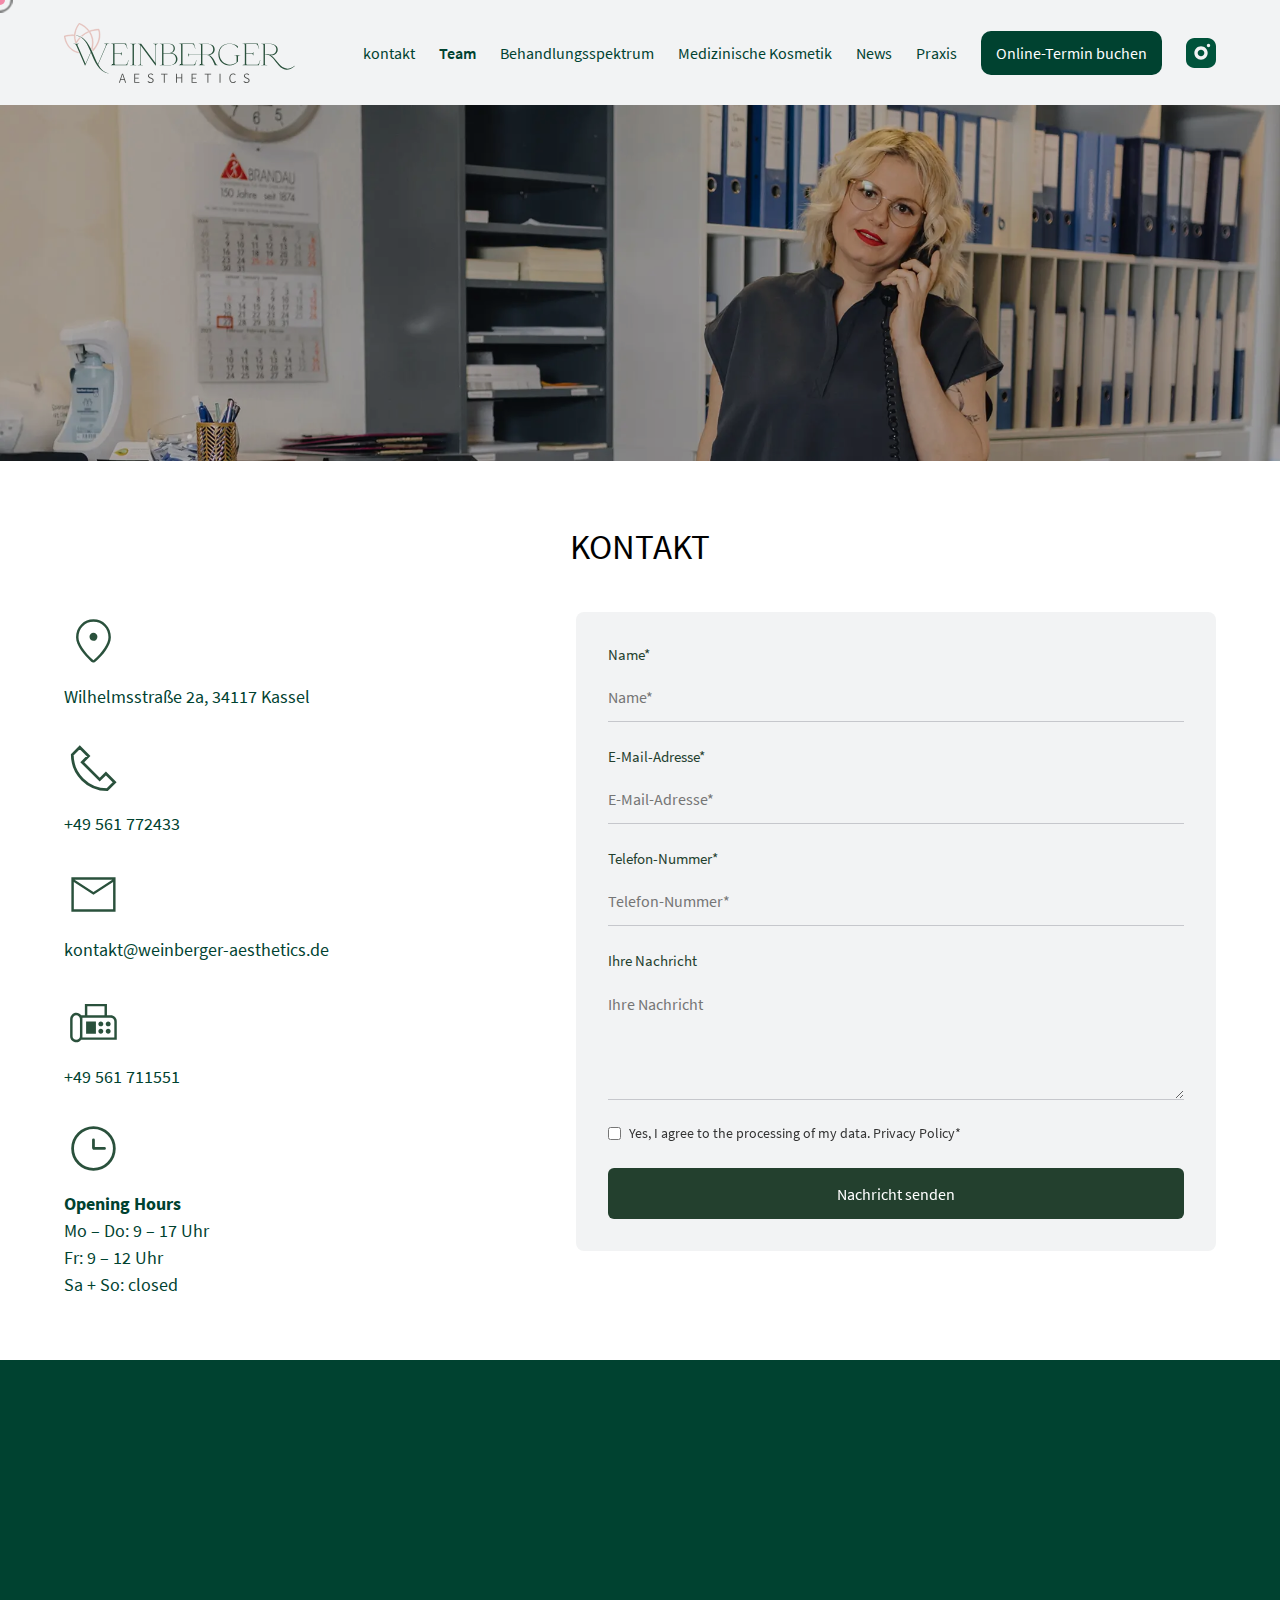
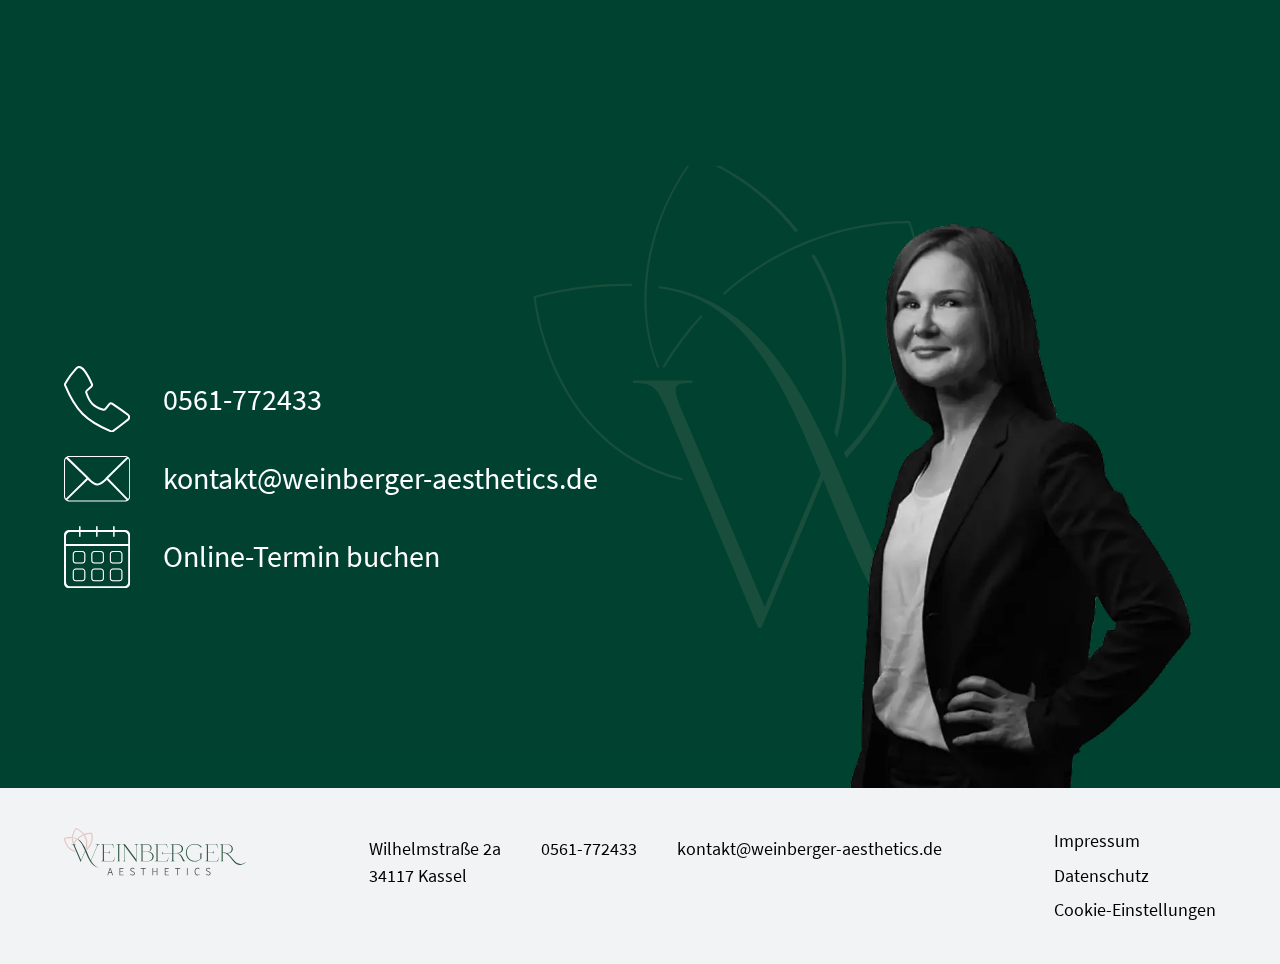
<file: service-detail.html>
<!DOCTYPE html>
<html lang="de">
  <head>
    <title>Brustvergrößserung - Weinberger Aesthetics</title>
    <link rel="stylesheet" href="./assets/css/style.css">
  </head>
  <body>
    <header class="header">
      <div class="container">
        <div class="header__inner"><a class="logo" href="/">
             <svg fill="none" xmlns="http://www.w3.org/2000/svg" viewBox="8.44 8.66 223.62 58.11"> <path d="M71.0346 44.5797L69.6177 49.5186H53.8428V49.2911C55.4171 49.2911 56.0468 49.2586 56.0468 47.7315V30.413C56.0468 28.8858 55.4171 28.8533 53.8428 28.8533V28.6259H68.5156L69.9325 33.5647L69.6806 33.6297C68.2952 29.0808 68.0433 28.9833 65.1465 28.9833H57.3693V38.3087H62.0923C63.5722 38.3087 63.9815 37.9837 64.2334 36.814H64.3909V40.1932H64.2334C63.9815 39.0235 63.5722 38.6986 62.0923 38.6986H57.3693V47.634C57.3693 48.9662 57.8416 49.0962 59.0066 49.1287H66.2486C69.4602 49.1287 69.4287 48.8687 70.7827 44.5147H71.0346V44.5797Z" fill="#2A513C"></path> <path d="M78.3712 49.3236V49.5511H72.6406V49.3236C74.215 49.3236 74.8447 49.2911 74.8447 47.764V30.4455C74.8447 28.9183 74.215 28.8858 72.6406 28.8858V28.6584H78.3712V28.8858C76.7969 28.8858 76.1671 28.9183 76.1671 30.4455V47.764C76.1671 49.2911 76.7969 49.3236 78.3712 49.3236Z" fill="#2A513C"></path> <path d="M79.9453 49.3236C81.0159 49.3236 82.1179 49.2911 82.1179 47.764V30.4455C82.1179 28.9183 80.9529 28.8858 79.9453 28.8858V28.6584H83.1885L97.0112 47.4066V30.4455C97.0112 28.9183 95.8147 28.8858 94.8071 28.8858V28.6584H99.6246V28.8858C98.5855 28.8858 97.4205 28.9183 97.4205 30.4455V48.0239H97.452V49.9085H97.0741L82.5902 30.283V47.764C82.5902 49.2911 83.7552 49.3236 84.7628 49.3236V49.5511H79.9768V49.3236H79.9453Z" fill="#2A513C"></path> <path d="M111.495 49.5511H101.23V49.3236C102.805 49.3236 103.403 49.2911 103.435 47.764V30.4455C103.435 28.9183 102.805 28.8858 101.23 28.8858V28.6584H110.771C117.005 28.6584 117.541 36.3916 112.377 37.7563C120.658 38.4711 120.374 49.5511 111.527 49.5511H111.495ZM104.757 29.0483V37.7238H110.739C115.935 37.7238 116.029 29.0483 110.739 29.0483H104.725H104.757ZM111.495 38.0812H104.757V47.764C104.757 49.0962 105.198 49.2261 106.394 49.2586H111.527C118.706 49.2586 118.832 38.0812 111.527 38.0812H111.495Z" fill="#2A513C"></path> <path d="M136.842 44.5472L135.457 49.4861H119.682V49.2586C121.256 49.2586 121.854 49.2261 121.854 47.699V30.3805C121.854 28.8533 121.256 28.8208 119.682 28.8208V28.5934H134.323L135.74 33.5322L135.52 33.5972C134.103 29.0483 133.851 28.9833 130.954 28.9833H123.208V47.6015C123.208 48.9337 123.649 49.0637 124.845 49.0962H132.056C135.268 49.0962 135.236 48.8362 136.622 44.4822H136.842V44.5472ZM157.245 49.3236V49.5186H154.506C153.152 46.5293 150.854 39.7383 146.634 39.7383H142.478V47.7315C142.478 49.2586 143.108 49.2911 144.682 49.2911V49.5186H138.952V49.2911C140.526 49.2911 141.156 49.2586 141.156 47.7315V39.7383H130.954C129.474 39.7383 129.033 40.0632 128.813 41.233H128.655V37.8862H128.813C129.033 38.991 129.411 39.3484 130.734 39.3809H141.156V30.4455C141.156 28.9183 140.526 28.8858 138.952 28.8858V28.6584H146.666C151.83 28.6584 154.38 30.8029 154.412 34.2146C154.412 37.1714 152.396 39.2184 148.366 39.6733C154.16 41.103 154.789 49.3561 157.277 49.3561L157.245 49.3236ZM142.478 39.3809H146.666C150.917 39.3809 152.9 37.0739 152.9 34.0521C152.9 31.0303 150.759 29.0483 146.666 29.0483H142.478V39.3809Z" fill="#2A513C"></path> <path d="M175.603 41.5579C175.603 40.0633 175.004 40.0308 173.43 40.0308V39.8033H179.161V40.0308C177.586 40.0308 176.957 40.0633 176.957 41.5579V46.0419C174.721 48.6088 171.604 49.8435 168.581 49.8435C163.165 49.8435 157.938 45.9444 157.938 38.991C157.938 32.0376 163.071 28.3984 168.738 28.3984C171.446 28.3984 174.343 29.2757 176.831 31.1278V32.8824H176.642C174.721 30.1205 171.604 28.7883 168.581 28.7883C163.764 28.7883 158.978 32.1026 158.978 38.2762C158.978 45.0346 164.078 48.9987 169.274 48.9987C171.478 48.9987 173.713 48.2839 175.603 46.7567V41.5579Z" fill="#2A513C"></path> <path d="M198.556 44.5797L197.139 49.5186H181.364V49.2911C182.939 49.2911 183.568 49.2586 183.568 47.7315V30.413C183.568 28.8858 182.939 28.8533 181.364 28.8533V28.6259H196.037L197.454 33.5647L197.202 33.6297C195.817 29.0808 195.565 28.9833 192.668 28.9833H184.891V38.3087H189.614C191.094 38.3087 191.503 37.9837 191.755 36.814H191.912V40.1932H191.755C191.503 39.0235 191.094 38.6986 189.614 38.6986H184.891V47.634C184.891 48.9662 185.363 49.0962 186.528 49.1287H193.77C196.982 49.1287 196.95 48.8687 198.304 44.5147H198.556V44.5797Z" fill="#2A513C"></path> <path d="M232.058 50.2984C228.973 52.9303 226.391 54.0025 224.124 54.0025C215.591 54.0025 211.718 39.2184 204.57 39.2184C204.098 39.2184 203.563 39.2834 203.028 39.4459V47.7965C203.028 49.3236 203.657 49.3561 205.232 49.3561V49.5835H199.501V49.3561C201.075 49.3561 201.705 49.3236 201.705 47.7965V30.4779C201.705 28.9508 201.075 28.9183 199.501 28.9183V28.6909H207.215C212.883 28.6909 215.433 31.2903 215.433 34.2471C215.433 38.4711 211.938 40.1932 208.443 39.7708C213.922 43.0201 217.732 52.8978 224.848 52.8978C226.863 52.8978 229.162 52.118 231.869 50.1359L232.027 50.2984H232.058ZM205.074 38.7635C205.483 38.7635 205.893 38.8285 206.334 38.8935C206.334 38.8935 206.397 38.8935 206.397 38.926C206.46 38.926 206.491 38.9585 206.554 38.9585L206.837 39.0235C206.837 39.0235 206.932 39.056 206.963 39.056C207.593 39.2184 208.254 39.2834 208.884 39.2834C211.718 39.2834 214.079 37.5938 214.079 34.1496C214.079 31.4202 211.97 29.0158 207.247 29.0158H203.059V39.056C203.752 38.8285 204.476 38.731 205.106 38.731L205.074 38.7635Z" fill="#2A513C"></path> <path d="M64.6743 57.7392H65.5875L68.5787 66.6096H67.6656L66.0283 61.5083C65.6819 60.4685 65.3985 59.5263 65.1152 58.4865H65.0522C64.7688 59.5587 64.4854 60.501 64.1391 61.5083L62.5017 66.6096H61.6201L64.6114 57.7392H64.6743ZM63.163 63.0354H67.0988V63.7503H63.163V63.0354Z" fill="#484A48"></path> <path d="M76.4814 57.7392H81.3619V58.4865H77.3316V61.5733H80.7322V62.3206H77.3316V65.8948H81.4878V66.6421H76.4814V57.7717V57.7392Z" fill="#484A48"></path> <path d="M89.3281 65.4399L89.8634 64.855C90.4931 65.5374 91.3748 65.9923 92.3509 65.9923C93.5788 65.9923 94.3345 65.3424 94.3345 64.3677C94.3345 63.3604 93.6733 63.0355 92.8232 62.6456L91.5322 62.0607C90.745 61.7033 89.7689 61.1184 89.7689 59.8187C89.7689 58.519 90.9025 57.5442 92.4138 57.5442C93.4529 57.5442 94.3345 58.0316 94.9013 58.6165L94.429 59.2013C93.8937 58.6815 93.2325 58.324 92.4138 58.324C91.3433 58.324 90.6506 58.8764 90.6506 59.7537C90.6506 60.696 91.4692 61.0534 92.1304 61.3458L93.4214 61.9307C94.3975 62.3856 95.2476 62.938 95.2476 64.3027C95.2476 65.6674 94.1456 66.7721 92.3823 66.7721C91.1229 66.7721 90.1153 66.2522 89.3911 65.4399H89.3281Z" fill="#484A48"></path> <path d="M105.135 58.4865H102.427V57.7392H108.693V58.4865H105.985V66.6421H105.135V58.4865Z" fill="#484A48"></path> <path d="M116.911 57.7392H117.761V61.5408H122.106V57.7392H122.957V66.6096H122.106V62.2881H117.761V66.6096H116.911V57.7392Z" fill="#484A48"></path> <path d="M132.024 57.7392H136.905V58.4865H132.875V61.5733H136.275V62.3206H132.875V65.8948H137.031V66.6421H132.024V57.7717V57.7392Z" fill="#484A48"></path> <path d="M147.39 58.4865H144.683V57.7392H150.948V58.4865H148.241V66.6421H147.39V58.4865Z" fill="#484A48"></path> <path d="M159.135 57.7392H159.985V66.6096H159.135V57.7392Z" fill="#484A48"></path> <path d="M168.549 62.1582C168.549 59.3313 170.123 57.5442 172.327 57.5442C173.366 57.5442 174.153 58.0641 174.657 58.6165L174.185 59.2013C173.713 58.6815 173.114 58.324 172.359 58.324C170.595 58.324 169.462 59.7862 169.462 62.1257C169.462 64.4651 170.564 65.9923 172.327 65.9923C173.177 65.9923 173.839 65.6349 174.437 64.9525L174.909 65.5049C174.248 66.3172 173.398 66.7721 172.296 66.7721C170.155 66.7721 168.58 65.0175 168.58 62.1582H168.549Z" fill="#484A48"></path> <path d="M182.246 65.4399L182.781 64.855C183.411 65.5374 184.293 65.9923 185.269 65.9923C186.497 65.9923 187.252 65.3424 187.252 64.3677C187.252 63.3604 186.591 63.0355 185.741 62.6456L184.45 62.0607C183.663 61.7033 182.687 61.1184 182.687 59.8187C182.687 58.519 183.82 57.5442 185.332 57.5442C186.371 57.5442 187.252 58.0316 187.819 58.6165L187.347 59.2013C186.812 58.6815 186.15 58.324 185.332 58.324C184.261 58.324 183.569 58.8764 183.569 59.7537C183.569 60.696 184.387 61.0534 185.048 61.3458L186.339 61.9307C187.315 62.3856 188.166 62.938 188.166 64.3027C188.166 65.6674 187.064 66.7721 185.3 66.7721C184.041 66.7721 183.033 66.2522 182.309 65.4399H182.246Z" fill="#484A48"></path> <path d="M49.2773 30.8679L41.563 48.9337C44.019 53.2552 47.0418 56.5695 51.5444 57.3493V57.5443C41.9724 55.8546 38.2254 46.1719 34.447 37.1714L28.9998 49.941H28.7164L20.5614 30.9004C19.7112 29.1783 19.4908 28.8859 17.7275 28.8859V28.6584H22.9543V28.8859C21.1281 28.8859 21.0966 29.1133 22.3246 31.9077L29.3462 48.1864L34.2896 36.6841C31.1094 29.1133 27.8033 22.1599 20.9392 20.8927C20.6558 20.8277 20.3409 20.7952 20.0576 20.7302C20.0576 20.6652 20.0576 20.6003 20.0576 20.5353C20.3095 20.5678 20.5928 20.6003 20.8447 20.6652C32.7782 22.7773 35.7065 38.2762 41.3741 48.4788L48.5216 31.7452C49.6866 29.0808 49.0569 28.8534 47.0732 28.8534V28.6259H52.3315V28.8534C50.6313 28.8534 50.1904 28.8534 49.3718 30.8029L49.2773 30.8679Z" fill="#2A513C"></path> <path d="M32.4922 15.9588L32.3379 16.0223H32.3369L32.3359 16.0233C32.3347 16.0238 32.3324 16.0243 32.3301 16.0252C32.3254 16.0271 32.3189 16.0306 32.3105 16.034C32.2939 16.0408 32.2705 16.0499 32.2441 16.0604C32.1926 16.0808 32.1244 16.1065 32.0713 16.1248L31.9043 16.1824L31.7949 16.0447C29.5636 13.2375 26.5789 11.0506 23.3164 9.72638C21.361 12.1978 20.0319 15.1559 19.4521 18.2703L19.4531 18.2713C19.3294 18.9734 19.2362 19.7087 19.1738 20.4129V20.6082L19.1729 20.616C19.0485 22.5724 19.2359 24.5538 19.8535 26.4022H19.8525C19.9789 26.7608 20.1004 27.103 20.25 27.4119L20.4248 27.7713H19.6719L19.6064 27.6199C19.4774 27.3202 19.3811 27.0535 19.2852 26.7567L19.1641 26.3836C18.5836 24.5175 18.366 22.5698 18.4844 20.5955V20.3963L18.4854 20.3875C18.7704 16.3035 20.4379 12.2587 22.8926 9.14435V8.9129H23.2832L23.3271 8.9295C26.8305 10.2771 30.0474 12.5776 32.4375 15.5701L32.4922 15.6385V15.9588Z" fill="#E4BEB9" stroke="#E4BEB9" stroke-width="0.5"></path> <path d="M33.8721 17.7085C34.2789 18.3754 34.6501 19.078 34.9844 19.8033L35.3066 20.5357L35.4658 20.9302C37.061 25.0151 36.9931 29.5 35.916 33.6919L35.7646 34.2827L35.458 33.7554C35.4025 33.66 35.3576 33.5571 35.3193 33.4702C35.279 33.3786 35.2449 33.3028 35.2061 33.2359L35.1543 33.147L35.1807 33.0474C35.8661 30.3787 36.0825 27.5533 35.6787 24.8286V24.8267C35.3376 22.3945 34.4692 20.1201 33.1953 18.0679L33.0293 17.8013L33.3262 17.6997C33.4276 17.6648 33.5019 17.6379 33.5449 17.6158L33.751 17.5093L33.8721 17.7085Z" fill="#E4BEB9" stroke="#E4BEB9" stroke-width="0.5"></path> <path d="M17.6396 20.155L17.8828 20.1628V20.8562L17.627 20.8503C13.8796 20.7618 10.4425 21.5398 9.44043 21.7937C9.56826 22.6714 10.0655 25.4169 11.5273 28.3181C13.0949 31.3661 16.0527 35.2086 21.5586 36.7243L22.0996 36.863L22.2227 36.8933L22.2715 37.0105L22.3662 37.238L22.5098 37.5837H22.0752L22.0469 37.5769C15.8433 36.1249 12.5499 31.9316 10.8916 28.6081C9.96809 26.7841 9.41869 25.0355 9.10059 23.739C8.9415 23.0905 8.84026 22.5538 8.77832 22.1765C8.74738 21.988 8.72629 21.8386 8.71289 21.7351C8.7062 21.6834 8.70141 21.6426 8.69824 21.614C8.69666 21.5997 8.69519 21.5876 8.69434 21.5788C8.69402 21.5758 8.69239 21.5577 8.69238 21.5427V21.195H8.97852L9.14648 21.153C9.27238 21.1211 9.45487 21.0755 9.68555 21.0212C10.1468 20.9127 10.803 20.7696 11.5996 20.6306C13.192 20.3526 15.3506 20.0894 17.6396 20.155Z" fill="#E4BEB9" stroke="#E4BEB9" stroke-width="0.5"></path> <path d="M24.2588 22.8197L24.0771 23.0111L24.2451 23.097L24.0166 23.3392C22.7713 24.6565 21.6793 26.137 20.71 27.6859L20.6357 27.804H19.8359L20.0635 27.4251C21.0488 25.7852 22.1926 24.2757 23.4961 22.8978L23.6025 22.9994L23.6465 22.8197H24.2588Z" fill="#E4BEB9" stroke="#E4BEB9" stroke-width="0.5"></path> <path d="M42.1045 14.6637H42.4102V14.9352C44.6914 21.2058 42.4438 28.1308 38.6445 33.1949L38.6357 33.2076L38.6016 33.2418C38.0914 33.9309 37.305 34.8727 36.6719 35.526L36.4004 35.8063L36.2598 35.442C36.1941 35.2725 36.1421 35.1423 36.0703 35.0436L35.9463 34.8737L36.0928 34.7233C36.5378 34.264 37.0354 33.7139 37.4795 33.1832L37.9023 32.6627C41.6139 27.8742 43.7951 21.3485 41.8213 15.3932C38.8626 15.4171 35.933 16.0244 33.1504 17.0973L33.1426 17.1002H33.1416C33.0405 17.135 32.9668 17.1611 32.9238 17.1832L32.9141 17.1881L32.9033 17.193C30.3789 18.2222 28.04 19.67 25.9492 21.441L25.8213 21.5494L25.6729 21.4723C25.6429 21.4568 25.6041 21.4371 25.5693 21.4166C25.5375 21.3978 25.49 21.3679 25.4502 21.3268L25.2656 21.1364L25.4668 20.9635C27.5957 19.1273 30.012 17.6177 32.6211 16.567L32.6328 16.5621L32.8516 16.4791L32.8623 16.4733L32.873 16.4694C34.7496 15.7144 36.721 15.1904 38.7549 14.8951C39.8659 14.7314 40.9833 14.6307 42.1045 14.6637Z" fill="#E4BEB9" stroke="#E4BEB9" stroke-width="0.5"></path> </svg></a><a class="mobile-btn btn btn-primary" href="https://www.doctolib.de/plastische-und-asthetische-chirurgie/kassel/katharina-weinberger?utm_campaign=website-button&amp;utm_source=katharina-weinberger-website-button&amp;utm_medium=referral&amp;utm_content=option-5&amp;utm_term=katharina-weinberger" target="_blank" rel="noopener noreferrer">Termin buchen</a>
          <button class="nav-toggle" type="button" aria-label="Menu"><span></span><span></span><span></span></button>
          <nav>
            <ul>
              <li><a href="kontakt.html">kontakt</a></li>
              <li><a class="active" href="team.html">Team</a></li>
              <li><a href="tehandlungsspektrum.html">Behandlungsspektrum</a></li>
              <li><a href="medizinische-kosmetik.html">Medizinische Kosmetik</a></li>
              <li><a href="news.html">News</a></li>
              <li><a href="praxis.html">Praxis</a></li>
              <li><a class="btn btn-primary" href="https://www.doctolib.de/plastische-und-asthetische-chirurgie/kassel/katharina-weinberger?utm_campaign=website-button&amp;utm_source=katharina-weinberger-website-button&amp;utm_medium=referral&amp;utm_content=option-5&amp;utm_term=katharina-weinberger" target="_blank" rel="noopener noreferrer">Online-Termin buchen</a></li>
              <li><a href="https://www.instagram.com/weinberger.aesthetics/" target="_blank" rel="noopener noreferrer">
                  <svg width="30" height="30" viewBox="0 0 30 30" fill="none" xmlns="http://www.w3.org/2000/svg">
                    <path d="M21.6667 0C23.8768 0 25.9964 0.877974 27.5592 2.44078C29.122 4.00358 30 6.1232 30 8.33333V21.6667C30 23.8768 29.122 25.9964 27.5592 27.5592C25.9964 29.122 23.8768 30 21.6667 30H8.33333C6.1232 30 4.00358 29.122 2.44078 27.5592C0.877974 25.9964 0 23.8768 0 21.6667V8.33333C0 6.1232 0.877974 4.00358 2.44078 2.44078C4.00358 0.877974 6.1232 0 8.33333 0H21.6667ZM15 8.33333C13.2319 8.33333 11.5362 9.03571 10.286 10.286C9.03571 11.5362 8.33333 13.2319 8.33333 15C8.33333 16.7681 9.03571 18.4638 10.286 19.714C11.5362 20.9643 13.2319 21.6667 15 21.6667C16.7681 21.6667 18.4638 20.9643 19.714 19.714C20.9643 18.4638 21.6667 16.7681 21.6667 15C21.6667 13.2319 20.9643 11.5362 19.714 10.286C18.4638 9.03571 16.7681 8.33333 15 8.33333ZM15 11.6667C15.8841 11.6667 16.7319 12.0179 17.357 12.643C17.9821 13.2681 18.3333 14.1159 18.3333 15C18.3333 15.8841 17.9821 16.7319 17.357 17.357C16.7319 17.9821 15.8841 18.3333 15 18.3333C14.1159 18.3333 13.2681 17.9821 12.643 17.357C12.0179 16.7319 11.6667 15.8841 11.6667 15C11.6667 14.1159 12.0179 13.2681 12.643 12.643C13.2681 12.0179 14.1159 11.6667 15 11.6667ZM22.5 5.83333C22.058 5.83333 21.6341 6.00893 21.3215 6.32149C21.0089 6.63405 20.8333 7.05797 20.8333 7.5C20.8333 7.94203 21.0089 8.36595 21.3215 8.67851C21.6341 8.99107 22.058 9.16667 22.5 9.16667C22.942 9.16667 23.366 8.99107 23.6785 8.67851C23.9911 8.36595 24.1667 7.94203 24.1667 7.5C24.1667 7.05797 23.9911 6.63405 23.6785 6.32149C23.366 6.00893 22.942 5.83333 22.5 5.83333Z" fill="#00533B"></path>
                  </svg></a></li>
            </ul>
          </nav>
        </div>
      </div>
    </header>
    <script>
      const toggle = document.querySelector('.nav-toggle');
      const nav = document.querySelector('.header nav');
      
      toggle.addEventListener('click', () => {
      toggle.classList.toggle('active');
      nav.classList.toggle('open');
      });
    </script>
    <main>
      <section class="hero-alt">
        <picture class="hero-alt_image">
          <source srcset="/assets/images/contact_hero_mobile.webp" media="(max-width: 768px)">
          <source srcset="/assets/images/contact_hero.webp" media="(min-width: 769px)"><img src="/assets/images/contact_hero.webp" alt="Office reception with staff member on phone">
        </picture>
        <div class="hero-alt_overlay"></div>
      </section>
      <section class="contact-section">
        <div class="container">
          <div class="section-header">
            <h2 class="section-header__title section-header__title--sm">KONTAKT</h2>
          </div>
          <div class="contact-grid">
            <!-- Contact Info Column-->
            <div class="contact-info">
              <div class="contact-info_item">
                <svg width="64" height="64" viewBox="0 0 64 64" fill="none" xmlns="http://www.w3.org/2000/svg">
                  <path d="M31.9998 52.472C37.0132 48.1093 40.9758 43.6729 43.8878 39.1627C46.7998 34.6524 48.2558 30.7502 48.2558 27.456C48.2558 22.5778 46.7118 18.5511 43.6238 15.376C40.5323 12.2027 36.6576 10.616 31.9998 10.616C27.3421 10.616 23.4674 12.2027 20.3758 15.376C17.2843 18.5493 15.7403 22.576 15.7438 27.456C15.7438 30.7484 17.1998 34.6507 20.1118 39.1627C23.0238 43.6747 26.9865 48.1111 31.9998 52.472ZM31.9998 54.816C31.5821 54.816 31.1643 54.7476 30.7465 54.6107C30.3287 54.4738 29.9447 54.2516 29.5945 53.944C27.6976 52.2 25.7741 50.2578 23.8238 48.1173C21.8754 45.9787 20.1065 43.7627 18.5172 41.4693C16.9278 39.176 15.6229 36.8356 14.6025 34.448C13.5821 32.0604 13.0736 29.7298 13.0772 27.456C13.0772 21.8151 14.9136 17.1627 18.5865 13.4987C22.2612 9.83289 26.7323 8 31.9998 8C37.2674 8 41.7385 9.83289 45.4132 13.4987C49.0861 17.1627 50.9225 21.8151 50.9225 27.456C50.9225 29.7298 50.4141 32.0524 49.3972 34.424C48.3803 36.7938 47.0843 39.1333 45.5092 41.4427C43.9358 43.7538 42.1749 45.9707 40.2265 48.0933C38.2781 50.216 36.3536 52.1493 34.4532 53.8933C34.1136 54.2009 33.7278 54.432 33.2958 54.5867C32.8621 54.7396 32.4292 54.816 31.9972 54.816M32.0078 31.2827C33.1936 31.2827 34.2069 30.8596 35.0478 30.0133C35.8869 29.1689 36.3065 28.1529 36.3065 26.9653C36.3065 25.7778 35.8834 24.7644 35.0372 23.9253C34.1909 23.0862 33.1749 22.6667 31.9892 22.6667C30.8034 22.6667 29.7901 23.0898 28.9492 23.936C28.1083 24.7822 27.6887 25.7982 27.6905 26.984C27.6923 28.1698 28.1145 29.1831 28.9572 30.024C29.7998 30.8649 30.8167 31.2844 32.0078 31.2827Z" fill="#2A513C"></path>
                </svg>
                <p>Wilhelmsstraße 2a, 34117 Kassel</p>
              </div>
              <div class="contact-info_item">
                <svg width="64" height="64" viewBox="0 0 64 64" fill="none" xmlns="http://www.w3.org/2000/svg">
                  <path d="M9 17.1179C9 38.0391 25.9609 55 46.8821 55L55 46.8821L45.5306 37.4127L38.7642 44.1769L19.8231 25.2358L26.5873 18.4716L17.1179 9L9 17.1179Z" stroke="#2A513C" stroke-width="3"></path>
                </svg>
                <p>+49 561 772433</p>
              </div>
              <div class="contact-info_item">
                <svg width="64" height="64" viewBox="0 0 64 64" fill="none" xmlns="http://www.w3.org/2000/svg">
                  <path d="M8 50.6667V13.3334H56V50.6667H8ZM32 32.3094L10.6667 18.36V48H53.3333V18.36L32 32.3094ZM32 29.3334L52.512 16H11.488L32 29.3334ZM10.6667 18.36V16V48V18.36Z" fill="#2A513C"></path>
                </svg>
                <p>kontakt@weinberger-aesthetics.de</p>
              </div>
              <div class="contact-info_item">
                <svg width="64" height="64" viewBox="0 0 64 64" fill="none" xmlns="http://www.w3.org/2000/svg">
                  <path d="M13.3332 54.6666C11.4807 54.6666 9.90739 54.0177 8.61317 52.7199C7.31539 51.4257 6.6665 49.8524 6.6665 47.9999V29.3333C6.6665 27.4808 7.31539 25.9075 8.61317 24.6133C9.90562 23.3155 11.4789 22.6666 13.3332 22.6666C14.4301 22.6666 15.4363 22.9111 16.3518 23.3999C17.2674 23.8888 18.0514 24.5333 18.7038 25.3333H22.6665V12.9226H46.6665V25.3333H50.6665C52.519 25.3333 54.0923 25.9822 55.3865 27.2799C56.6843 28.5742 57.3332 30.1475 57.3332 31.9999V51.9999H18.7038C18.0496 52.7999 17.2656 53.4444 16.3518 53.9333C15.4381 54.4222 14.4318 54.6666 13.3332 54.6666ZM13.3332 51.9999C14.4301 51.9999 15.3714 51.6079 16.1572 50.8239C16.9412 50.0382 17.3332 49.0968 17.3332 47.9999V29.3333C17.3332 28.2364 16.9412 27.2951 16.1572 26.5093C15.3714 25.7253 14.4301 25.3333 13.3332 25.3333C12.2363 25.3333 11.2949 25.7253 10.5092 26.5093C9.72517 27.2951 9.33317 28.2364 9.33317 29.3333V47.9999C9.33317 49.0968 9.72517 50.0382 10.5092 50.8239C11.2949 51.6079 12.2363 51.9999 13.3332 51.9999ZM25.3332 25.3333H43.9998V15.5893H25.3332V25.3333ZM19.9998 49.3333H54.6665V31.9999C54.6665 30.9031 54.2745 29.9617 53.4905 29.1759C52.7047 28.3919 51.7634 27.9999 50.6665 27.9999H19.9998V49.3333ZM39.9998 37.3333C40.7554 37.3333 41.3892 37.0773 41.9012 36.5653C42.4132 36.0533 42.6683 35.4204 42.6665 34.6666C42.6647 33.9128 42.4087 33.2799 41.8985 32.7679C41.3883 32.2559 40.7554 31.9999 39.9998 31.9999C39.2443 31.9999 38.6114 32.2559 38.1012 32.7679C37.591 33.2799 37.3349 33.9128 37.3332 34.6666C37.3314 35.4204 37.5874 36.0542 38.1012 36.5679C38.615 37.0817 39.2478 37.3368 39.9998 37.3333ZM47.9998 37.3333C48.7554 37.3333 49.3892 37.0773 49.9012 36.5653C50.4132 36.0533 50.6683 35.4204 50.6665 34.6666C50.6647 33.9128 50.4087 33.2799 49.8985 32.7679C49.3883 32.2559 48.7554 31.9999 47.9998 31.9999C47.2443 31.9999 46.6114 32.2559 46.1012 32.7679C45.591 33.2799 45.3349 33.9128 45.3332 34.6666C45.3314 35.4204 45.5874 36.0542 46.1012 36.5679C46.6149 37.0817 47.2478 37.3368 47.9998 37.3333ZM39.9998 45.3333C40.7554 45.3333 41.3892 45.0773 41.9012 44.5653C42.4132 44.0533 42.6683 43.4204 42.6665 42.6666C42.6647 41.9128 42.4087 41.2799 41.8985 40.7679C41.3883 40.2559 40.7554 39.9999 39.9998 39.9999C39.2443 39.9999 38.6114 40.2559 38.1012 40.7679C37.591 41.2799 37.3349 41.9128 37.3332 42.6666C37.3314 43.4204 37.5874 44.0542 38.1012 44.5679C38.615 45.0817 39.2478 45.3368 39.9998 45.3333ZM47.9998 45.3333C48.7554 45.3333 49.3892 45.0773 49.9012 44.5653C50.4132 44.0533 50.6683 43.4204 50.6665 42.6666C50.6647 41.9128 50.4087 41.2799 49.8985 40.7679C49.3883 40.2559 48.7554 39.9999 47.9998 39.9999C47.2443 39.9999 46.6114 40.2559 46.1012 40.7679C45.591 41.2799 45.3349 41.9128 45.3332 42.6666C45.3314 43.4204 45.5874 44.0542 46.1012 44.5679C46.6149 45.0817 47.2478 45.3368 47.9998 45.3333ZM23.9998 45.3333H34.6665V31.9999H23.9998V45.3333Z" fill="#2A513C"></path>
                </svg>
                <p>+49 561 711551</p>
              </div>
              <div class="contact-info_item contact-info_hours">
                <svg width="64" height="64" viewBox="0 0 64 64" fill="none" xmlns="http://www.w3.org/2000/svg">
                  <path d="M32.0002 54.6667C44.5186 54.6667 54.6668 44.5185 54.6668 32C54.6668 19.4816 44.5186 9.33337 32.0002 9.33337C19.4817 9.33337 9.3335 19.4816 9.3335 32C9.3335 44.5185 19.4817 54.6667 32.0002 54.6667Z" stroke="#2A513C" stroke-width="3"></path>
                  <path d="M44 32.0001H32.6667C32.4899 32.0001 32.3203 31.9298 32.1953 31.8048C32.0702 31.6798 32 31.5102 32 31.3334V22.6667" stroke="#2A513C" stroke-width="3" stroke-linecap="round"></path>
                </svg>
                <div> 
                  <p> <b>Opening Hours</b></p>
                  <ul>
                    <li>Mo – Do: 9 – 17 Uhr</li>
                    <li>Fr: 9 – 12 Uhr</li>
                    <li>Sa + So: closed</li>
                  </ul>
                </div>
              </div>
            </div>
            <!-- Contact Form Column-->
            <div class="contact-form">
              <form action="#" method="post">
                <div class="form-group">
                  <label for="name">Name*</label>
                  <input id="name" type="text" placeholder="Name*" required>
                </div>
                <div class="form-group">
                  <label for="email">E-Mail-Adresse*</label>
                  <input id="email" type="email" placeholder="E-Mail-Adresse*" required>
                </div>
                <div class="form-group">
                  <label for="phone">Telefon-Nummer*</label>
                  <input id="phone" type="text" placeholder="Telefon-Nummer*" required>
                </div>
                <div class="form-group">
                  <label for="message">Ihre Nachricht</label>
                  <textarea id="message" placeholder="Ihre Nachricht"></textarea>
                </div>
                <div class="form-group checkbox">
                  <input id="privacy" type="checkbox" required>
                  <label for="privacy">Yes, I agree to the processing of my data. Privacy Policy*</label>
                </div>
                <button class="btn-submit" type="submit">Nachricht senden</button>
              </form>
            </div>
          </div>
        </div>
      </section>
      <section class="contact-map"> 
        <div style="width: 100%">
          <iframe width="100%" height="400" frameborder="0" scrolling="no" marginheight="0" marginwidth="0" src="https://maps.google.com/maps?width=100%25&amp;height=400&amp;hl=en&amp;q=Weinberger%20Aesthetics+(Weinberger%20Aesthetics)&amp;t=h&amp;z=14&amp;ie=UTF8&amp;iwloc=B&amp;output=embed"></iframe>
        </div>
      </section>
      <section class="contact">
        <div class="container">
          <div class="contact__inner">
            <div class="contact__content">
              <div class="contact__item">
                <div class="contact__icon"><svg fill="none" xmlns="http://www.w3.org/2000/svg" viewBox="0 0 65.81 66.1"> <path d="M63.6638 53.3053C57.7337 57.9777 54.352 60.6855 48.6567 64.7355C48.105 65.1278 47.3799 65.21 46.7527 64.9552C21.6721 54.7667 11.4375 43.849 1.15406 19.2904C0.912281 18.713 0.957633 18.0435 1.27234 17.5024C5.03156 11.0385 5.25113 10.0727 12.2689 2.36439C17.9863 -3.91556 25.7299 13.248 27.7632 18.1175C28.0791 18.8743 27.8732 19.7296 27.2706 20.2859L22.7094 24.4963C22.1361 25.0255 21.9211 25.8427 22.1736 26.5809C25.6541 36.7544 29.5674 40.6957 38.3922 43.3396C39.5273 43.6797 40.7458 43.2682 41.486 42.343L45.1114 37.8112C45.7645 36.9949 46.9361 36.8192 47.7998 37.4082L57.2689 43.8644L63.5915 48.5231C65.1887 49.6999 65.2222 52.0774 63.6638 53.3053Z" stroke="white" stroke-width="2"></path> </svg></div><a class="contact__link" href="tel:0561772433">0561-772433</a>
              </div>
              <div class="contact__item">
                <div class="contact__icon"><svg fill="none" xmlns="http://www.w3.org/2000/svg" viewBox="0 0 64 44"> <path fill-rule="evenodd" clip-rule="evenodd" d="M4.92308 0C2.20414 1.00665e-07 2.53746e-07 2.23858 0 5V39C0 41.7614 2.20414 44 4.92308 44H59.0769C61.7959 44 64 41.7614 64 39V5C64 2.23858 61.7959 0 59.0769 0H4.92308ZM59.0769 1C61.2521 1 63.0154 2.79086 63.0154 5V39C63.0154 41.2091 61.2521 43 59.0769 43H4.92308C2.74793 43 0.984615 41.2091 0.984615 39V5C0.984615 2.79086 2.74793 1 4.92308 1H59.0769Z" fill="white"></path> <path d="M60.5538 1.29076L40.6365 20.8145L40.6173 20.8359L40.6154 20.8379C40.6136 20.8399 40.6108 20.844 40.6067 20.8486C40.5986 20.8578 40.586 20.8718 40.5692 20.8906C40.535 20.9289 40.4824 20.9866 40.4144 21.0605C40.2784 21.2085 40.0781 21.4222 39.825 21.6807C39.3173 22.1991 38.6016 22.8929 37.7702 23.5947C36.9363 24.2986 36.0018 24.9971 35.0558 25.5371C34.0998 26.0827 33.1929 26.431 32.4029 26.5039C31.6843 26.5702 30.8044 26.3284 29.8173 25.8164C28.8445 25.3118 27.8607 24.5935 26.9683 23.8398C26.0799 23.0896 25.3058 22.325 24.7529 21.7461C24.4773 21.4575 24.2578 21.2172 24.1087 21.0498C24.0342 20.9663 23.9771 20.901 23.9394 20.8574C23.9208 20.8359 23.9071 20.8191 23.8981 20.8086C23.8937 20.8034 23.8904 20.7992 23.8885 20.7969L23.8856 20.7939L23.8538 20.7559L23.8173 20.7217L3.44423 1H1.96923V2.33301L21.7221 21.4541L1.47692 41.5L1.96923 42L2.95385 42.5L23.1 22.8828C23.175 22.9631 23.2541 23.0494 23.3394 23.1387C23.925 23.7518 24.751 24.5691 25.7087 25.3779C26.6623 26.1833 27.771 27.0011 28.9212 27.5977C30.057 28.1868 31.3311 28.6116 32.5817 28.4961C33.7609 28.3872 34.9465 27.8946 36.0212 27.2812C37.1057 26.6622 38.1407 25.8834 39.0298 25.1328C39.9213 24.3802 40.6828 23.6415 41.2212 23.0918C41.2713 23.0406 41.3172 22.9883 41.3635 22.9404L61.0462 43L61.5385 42.5L62.5231 42L42.7375 21.5078L62.5231 2L61.0462 1L60.5538 1.29076Z" fill="white"></path> </svg></div><a class="contact__link" href="mailto:kontakt@weinberger-aesthetics.de">kontakt@weinberger-aesthetics.de</a>
              </div>
              <div class="contact__item">
                <div class="contact__icon"><svg fill="none" xmlns="http://www.w3.org/2000/svg" viewBox="0 0 66 62"> <path d="M5 4C2.23858 4 5.15422e-07 6.23858 0 9V57C4.83208e-08 59.7614 2.23858 62 5 62H61C63.7614 62 66 59.7614 66 57V9C66 6.23858 63.7614 4 61 4H5ZM60 6C62.2091 6 64 7.79086 64 10V56C64 58.2091 62.2091 60 60 60H6C3.79086 60 2 58.2091 2 56V10C2 7.79086 3.79086 6 6 6H60Z" fill="white"></path> <mask id="path-2-inside-1_14_78" fill="white"> <path d="M48.75 25C47.0931 25 45.75 26.3431 45.75 28V34.5C45.75 36.1569 47.0931 37.5 48.75 37.5H55.25C56.9069 37.5 58.25 36.1569 58.25 34.5V28C58.25 26.3431 56.9069 25 55.25 25H48.75ZM55.25 26C56.3546 26 57.25 26.8954 57.25 28V34.5C57.25 35.6046 56.3546 36.5 55.25 36.5H48.75C47.6454 36.5 46.75 35.6046 46.75 34.5V28C46.75 26.8954 47.6454 26 48.75 26H55.25Z"></path> </mask> <path d="M48.75 25C47.0931 25 45.75 26.3431 45.75 28V34.5C45.75 36.1569 47.0931 37.5 48.75 37.5H55.25C56.9069 37.5 58.25 36.1569 58.25 34.5V28C58.25 26.3431 56.9069 25 55.25 25H48.75ZM55.25 26C56.3546 26 57.25 26.8954 57.25 28V34.5C57.25 35.6046 56.3546 36.5 55.25 36.5H48.75C47.6454 36.5 46.75 35.6046 46.75 34.5V28C46.75 26.8954 47.6454 26 48.75 26H55.25Z" fill="white"></path> <path d="M45.75 28L45.55 28V28L45.75 28ZM48.75 37.5L48.75 37.7H48.75L48.75 37.5ZM58.25 34.5L58.45 34.5V34.5L58.25 34.5ZM55.25 25L55.25 24.8H55.25L55.25 25ZM57.25 28L57.45 28V28H57.25ZM55.25 36.5L55.25 36.7H55.25V36.5ZM46.75 34.5L46.55 34.5V34.5H46.75ZM48.75 26L48.75 25.8H48.75V26ZM48.75 25V25.2C47.2036 25.2 45.95 26.4536 45.95 28L45.75 28L45.55 28C45.55 26.2327 46.9827 24.8 48.75 24.8V25ZM45.75 28H45.95V34.5H45.75H45.55V28H45.75ZM45.75 34.5H45.95C45.95 36.0464 47.2036 37.3 48.75 37.3L48.75 37.5L48.75 37.7C46.9827 37.7 45.55 36.2673 45.55 34.5H45.75ZM48.75 37.5V37.3H55.25V37.5V37.7H48.75V37.5ZM55.25 37.5V37.3C56.7964 37.3 58.05 36.0464 58.05 34.5L58.25 34.5L58.45 34.5C58.45 36.2673 57.0173 37.7 55.25 37.7V37.5ZM58.25 34.5H58.05V28H58.25H58.45V34.5H58.25ZM58.25 28H58.05C58.05 26.4536 56.7964 25.2 55.25 25.2L55.25 25L55.25 24.8C57.0173 24.8 58.45 26.2327 58.45 28H58.25ZM55.25 25V25.2H48.75V25V24.8H55.25V25ZM55.25 26V25.8C56.465 25.8 57.45 26.785 57.45 28L57.25 28L57.05 28C57.05 27.0059 56.2441 26.2 55.25 26.2V26ZM57.25 28H57.45V34.5H57.25H57.05V28H57.25ZM57.25 34.5H57.45C57.45 35.715 56.465 36.7 55.25 36.7L55.25 36.5L55.25 36.3C56.2441 36.3 57.05 35.4941 57.05 34.5H57.25ZM55.25 36.5V36.7H48.75V36.5V36.3H55.25V36.5ZM48.75 36.5V36.7C47.535 36.7 46.55 35.715 46.55 34.5L46.75 34.5L46.95 34.5C46.95 35.4941 47.7559 36.3 48.75 36.3V36.5ZM46.75 34.5H46.55V28H46.75H46.95V34.5H46.75ZM46.75 28H46.55C46.55 26.785 47.535 25.8 48.75 25.8L48.75 26L48.75 26.2C47.7559 26.2 46.95 27.0059 46.95 28H46.75ZM48.75 26V25.8H55.25V26V26.2H48.75V26Z" fill="white" mask="url(#path-2-inside-1_14_78)"></path> <mask id="path-4-inside-2_14_78" fill="white"> <path d="M30.25 25C28.5931 25 27.25 26.3431 27.25 28V34.5C27.25 36.1569 28.5931 37.5 30.25 37.5H36.75C38.4069 37.5 39.75 36.1569 39.75 34.5V28C39.75 26.3431 38.4069 25 36.75 25H30.25ZM36.75 26C37.8546 26 38.75 26.8954 38.75 28V34.5C38.75 35.6046 37.8546 36.5 36.75 36.5H30.25C29.1454 36.5 28.25 35.6046 28.25 34.5V28C28.25 26.8954 29.1454 26 30.25 26H36.75Z"></path> </mask> <path d="M30.25 25C28.5931 25 27.25 26.3431 27.25 28V34.5C27.25 36.1569 28.5931 37.5 30.25 37.5H36.75C38.4069 37.5 39.75 36.1569 39.75 34.5V28C39.75 26.3431 38.4069 25 36.75 25H30.25ZM36.75 26C37.8546 26 38.75 26.8954 38.75 28V34.5C38.75 35.6046 37.8546 36.5 36.75 36.5H30.25C29.1454 36.5 28.25 35.6046 28.25 34.5V28C28.25 26.8954 29.1454 26 30.25 26H36.75Z" fill="white"></path> <path d="M27.25 28L27.05 28V28L27.25 28ZM30.25 37.5L30.25 37.7H30.25L30.25 37.5ZM39.75 34.5L39.95 34.5V34.5L39.75 34.5ZM36.75 25L36.75 24.8H36.75L36.75 25ZM38.75 28L38.95 28V28H38.75ZM36.75 36.5L36.75 36.7H36.75V36.5ZM28.25 34.5L28.05 34.5V34.5H28.25ZM30.25 26L30.25 25.8H30.25V26ZM30.25 25V25.2C28.7036 25.2 27.45 26.4536 27.45 28L27.25 28L27.05 28C27.05 26.2327 28.4827 24.8 30.25 24.8V25ZM27.25 28H27.45V34.5H27.25H27.05V28H27.25ZM27.25 34.5H27.45C27.45 36.0464 28.7036 37.3 30.25 37.3L30.25 37.5L30.25 37.7C28.4827 37.7 27.05 36.2673 27.05 34.5H27.25ZM30.25 37.5V37.3H36.75V37.5V37.7H30.25V37.5ZM36.75 37.5V37.3C38.2964 37.3 39.55 36.0464 39.55 34.5L39.75 34.5L39.95 34.5C39.95 36.2673 38.5173 37.7 36.75 37.7V37.5ZM39.75 34.5H39.55V28H39.75H39.95V34.5H39.75ZM39.75 28H39.55C39.55 26.4536 38.2964 25.2 36.75 25.2L36.75 25L36.75 24.8C38.5173 24.8 39.95 26.2327 39.95 28H39.75ZM36.75 25V25.2H30.25V25V24.8H36.75V25ZM36.75 26V25.8C37.965 25.8 38.95 26.785 38.95 28L38.75 28L38.55 28C38.55 27.0059 37.7441 26.2 36.75 26.2V26ZM38.75 28H38.95V34.5H38.75H38.55V28H38.75ZM38.75 34.5H38.95C38.95 35.715 37.965 36.7 36.75 36.7L36.75 36.5L36.75 36.3C37.7441 36.3 38.55 35.4941 38.55 34.5H38.75ZM36.75 36.5V36.7H30.25V36.5V36.3H36.75V36.5ZM30.25 36.5V36.7C29.035 36.7 28.05 35.715 28.05 34.5L28.25 34.5L28.45 34.5C28.45 35.4941 29.2559 36.3 30.25 36.3V36.5ZM28.25 34.5H28.05V28H28.25H28.45V34.5H28.25ZM28.25 28H28.05C28.05 26.785 29.035 25.8 30.25 25.8L30.25 26L30.25 26.2C29.2559 26.2 28.45 27.0059 28.45 28H28.25ZM30.25 26V25.8H36.75V26V26.2H30.25V26Z" fill="white" mask="url(#path-4-inside-2_14_78)"></path> <mask id="path-6-inside-3_14_78" fill="white"> <path d="M11.75 25C10.0931 25 8.75 26.3431 8.75 28V34.5C8.75 36.1569 10.0931 37.5 11.75 37.5H18.25C19.9069 37.5 21.25 36.1569 21.25 34.5V28C21.25 26.3431 19.9069 25 18.25 25H11.75ZM18.25 26C19.3546 26 20.25 26.8954 20.25 28V34.5C20.25 35.6046 19.3546 36.5 18.25 36.5H11.75C10.6454 36.5 9.75 35.6046 9.75 34.5V28C9.75 26.8954 10.6454 26 11.75 26H18.25Z"></path> </mask> <path d="M11.75 25C10.0931 25 8.75 26.3431 8.75 28V34.5C8.75 36.1569 10.0931 37.5 11.75 37.5H18.25C19.9069 37.5 21.25 36.1569 21.25 34.5V28C21.25 26.3431 19.9069 25 18.25 25H11.75ZM18.25 26C19.3546 26 20.25 26.8954 20.25 28V34.5C20.25 35.6046 19.3546 36.5 18.25 36.5H11.75C10.6454 36.5 9.75 35.6046 9.75 34.5V28C9.75 26.8954 10.6454 26 11.75 26H18.25Z" fill="white"></path> <path d="M8.75 28L8.55 28V28L8.75 28ZM11.75 37.5L11.75 37.7H11.75L11.75 37.5ZM21.25 34.5L21.45 34.5V34.5L21.25 34.5ZM18.25 25L18.25 24.8H18.25L18.25 25ZM20.25 28L20.45 28V28H20.25ZM18.25 36.5L18.25 36.7H18.25V36.5ZM9.75 34.5L9.55 34.5V34.5H9.75ZM11.75 26L11.75 25.8H11.75V26ZM11.75 25V25.2C10.2036 25.2 8.95 26.4536 8.95 28L8.75 28L8.55 28C8.55 26.2327 9.98269 24.8 11.75 24.8V25ZM8.75 28H8.95V34.5H8.75H8.55V28H8.75ZM8.75 34.5H8.95C8.95 36.0464 10.2036 37.3 11.75 37.3L11.75 37.5L11.75 37.7C9.98269 37.7 8.55 36.2673 8.55 34.5H8.75ZM11.75 37.5V37.3H18.25V37.5V37.7H11.75V37.5ZM18.25 37.5V37.3C19.7964 37.3 21.05 36.0464 21.05 34.5L21.25 34.5L21.45 34.5C21.45 36.2673 20.0173 37.7 18.25 37.7V37.5ZM21.25 34.5H21.05V28H21.25H21.45V34.5H21.25ZM21.25 28H21.05C21.05 26.4536 19.7964 25.2 18.25 25.2L18.25 25L18.25 24.8C20.0173 24.8 21.45 26.2327 21.45 28H21.25ZM18.25 25V25.2H11.75V25V24.8H18.25V25ZM18.25 26V25.8C19.465 25.8 20.45 26.785 20.45 28L20.25 28L20.05 28C20.05 27.0059 19.2441 26.2 18.25 26.2V26ZM20.25 28H20.45V34.5H20.25H20.05V28H20.25ZM20.25 34.5H20.45C20.45 35.715 19.465 36.7 18.25 36.7L18.25 36.5L18.25 36.3C19.2441 36.3 20.05 35.4941 20.05 34.5H20.25ZM18.25 36.5V36.7H11.75V36.5V36.3H18.25V36.5ZM11.75 36.5V36.7C10.535 36.7 9.55 35.715 9.55 34.5L9.75 34.5L9.95 34.5C9.95 35.4941 10.7559 36.3 11.75 36.3V36.5ZM9.75 34.5H9.55V28H9.75H9.95V34.5H9.75ZM9.75 28H9.55C9.55 26.785 10.535 25.8 11.75 25.8L11.75 26L11.75 26.2C10.7559 26.2 9.95 27.0059 9.95 28H9.75ZM11.75 26V25.8H18.25V26V26.2H11.75V26Z" fill="white" mask="url(#path-6-inside-3_14_78)"></path> <mask id="path-8-inside-4_14_78" fill="white"> <path d="M48.75 42.5C47.0931 42.5 45.75 43.8431 45.75 45.5V52C45.75 53.6569 47.0931 55 48.75 55H55.25C56.9069 55 58.25 53.6569 58.25 52V45.5C58.25 43.8431 56.9069 42.5 55.25 42.5H48.75ZM55.25 43.5C56.3546 43.5 57.25 44.3954 57.25 45.5V52C57.25 53.1046 56.3546 54 55.25 54H48.75C47.6454 54 46.75 53.1046 46.75 52V45.5C46.75 44.3954 47.6454 43.5 48.75 43.5H55.25Z"></path> </mask> <path d="M48.75 42.5C47.0931 42.5 45.75 43.8431 45.75 45.5V52C45.75 53.6569 47.0931 55 48.75 55H55.25C56.9069 55 58.25 53.6569 58.25 52V45.5C58.25 43.8431 56.9069 42.5 55.25 42.5H48.75ZM55.25 43.5C56.3546 43.5 57.25 44.3954 57.25 45.5V52C57.25 53.1046 56.3546 54 55.25 54H48.75C47.6454 54 46.75 53.1046 46.75 52V45.5C46.75 44.3954 47.6454 43.5 48.75 43.5H55.25Z" fill="white"></path> <path d="M45.75 45.5L45.55 45.5V45.5L45.75 45.5ZM48.75 55L48.75 55.2H48.75L48.75 55ZM58.25 52L58.45 52V52L58.25 52ZM55.25 42.5L55.25 42.3H55.25L55.25 42.5ZM57.25 45.5L57.45 45.5V45.5H57.25ZM55.25 54L55.25 54.2H55.25V54ZM46.75 52L46.55 52V52H46.75ZM48.75 43.5L48.75 43.3H48.75V43.5ZM48.75 42.5V42.7C47.2036 42.7 45.95 43.9536 45.95 45.5L45.75 45.5L45.55 45.5C45.55 43.7327 46.9827 42.3 48.75 42.3V42.5ZM45.75 45.5H45.95V52H45.75H45.55V45.5H45.75ZM45.75 52H45.95C45.95 53.5464 47.2036 54.8 48.75 54.8L48.75 55L48.75 55.2C46.9827 55.2 45.55 53.7673 45.55 52H45.75ZM48.75 55V54.8H55.25V55V55.2H48.75V55ZM55.25 55V54.8C56.7964 54.8 58.05 53.5464 58.05 52L58.25 52L58.45 52C58.45 53.7673 57.0173 55.2 55.25 55.2V55ZM58.25 52H58.05V45.5H58.25H58.45V52H58.25ZM58.25 45.5H58.05C58.05 43.9536 56.7964 42.7 55.25 42.7L55.25 42.5L55.25 42.3C57.0173 42.3 58.45 43.7327 58.45 45.5H58.25ZM55.25 42.5V42.7H48.75V42.5V42.3H55.25V42.5ZM55.25 43.5V43.3C56.465 43.3 57.45 44.285 57.45 45.5L57.25 45.5L57.05 45.5C57.05 44.5059 56.2441 43.7 55.25 43.7V43.5ZM57.25 45.5H57.45V52H57.25H57.05V45.5H57.25ZM57.25 52H57.45C57.45 53.215 56.465 54.2 55.25 54.2L55.25 54L55.25 53.8C56.2441 53.8 57.05 52.9941 57.05 52H57.25ZM55.25 54V54.2H48.75V54V53.8H55.25V54ZM48.75 54V54.2C47.535 54.2 46.55 53.215 46.55 52L46.75 52L46.95 52C46.95 52.9941 47.7559 53.8 48.75 53.8V54ZM46.75 52H46.55V45.5H46.75H46.95V52H46.75ZM46.75 45.5H46.55C46.55 44.285 47.535 43.3 48.75 43.3L48.75 43.5L48.75 43.7C47.7559 43.7 46.95 44.5059 46.95 45.5H46.75ZM48.75 43.5V43.3H55.25V43.5V43.7H48.75V43.5Z" fill="white" mask="url(#path-8-inside-4_14_78)"></path> <mask id="path-10-inside-5_14_78" fill="white"> <path d="M30.25 42.5C28.5931 42.5 27.25 43.8431 27.25 45.5V52C27.25 53.6569 28.5931 55 30.25 55H36.75C38.4069 55 39.75 53.6569 39.75 52V45.5C39.75 43.8431 38.4069 42.5 36.75 42.5H30.25ZM36.75 43.5C37.8546 43.5 38.75 44.3954 38.75 45.5V52C38.75 53.1046 37.8546 54 36.75 54H30.25C29.1454 54 28.25 53.1046 28.25 52V45.5C28.25 44.3954 29.1454 43.5 30.25 43.5H36.75Z"></path> </mask> <path d="M30.25 42.5C28.5931 42.5 27.25 43.8431 27.25 45.5V52C27.25 53.6569 28.5931 55 30.25 55H36.75C38.4069 55 39.75 53.6569 39.75 52V45.5C39.75 43.8431 38.4069 42.5 36.75 42.5H30.25ZM36.75 43.5C37.8546 43.5 38.75 44.3954 38.75 45.5V52C38.75 53.1046 37.8546 54 36.75 54H30.25C29.1454 54 28.25 53.1046 28.25 52V45.5C28.25 44.3954 29.1454 43.5 30.25 43.5H36.75Z" fill="white"></path> <path d="M27.25 45.5L27.05 45.5V45.5L27.25 45.5ZM30.25 55L30.25 55.2H30.25L30.25 55ZM39.75 52L39.95 52V52L39.75 52ZM36.75 42.5L36.75 42.3H36.75L36.75 42.5ZM38.75 45.5L38.95 45.5V45.5H38.75ZM36.75 54L36.75 54.2H36.75V54ZM28.25 52L28.05 52V52H28.25ZM30.25 43.5L30.25 43.3H30.25V43.5ZM30.25 42.5V42.7C28.7036 42.7 27.45 43.9536 27.45 45.5L27.25 45.5L27.05 45.5C27.05 43.7327 28.4827 42.3 30.25 42.3V42.5ZM27.25 45.5H27.45V52H27.25H27.05V45.5H27.25ZM27.25 52H27.45C27.45 53.5464 28.7036 54.8 30.25 54.8L30.25 55L30.25 55.2C28.4827 55.2 27.05 53.7673 27.05 52H27.25ZM30.25 55V54.8H36.75V55V55.2H30.25V55ZM36.75 55V54.8C38.2964 54.8 39.55 53.5464 39.55 52L39.75 52L39.95 52C39.95 53.7673 38.5173 55.2 36.75 55.2V55ZM39.75 52H39.55V45.5H39.75H39.95V52H39.75ZM39.75 45.5H39.55C39.55 43.9536 38.2964 42.7 36.75 42.7L36.75 42.5L36.75 42.3C38.5173 42.3 39.95 43.7327 39.95 45.5H39.75ZM36.75 42.5V42.7H30.25V42.5V42.3H36.75V42.5ZM36.75 43.5V43.3C37.965 43.3 38.95 44.285 38.95 45.5L38.75 45.5L38.55 45.5C38.55 44.5059 37.7441 43.7 36.75 43.7V43.5ZM38.75 45.5H38.95V52H38.75H38.55V45.5H38.75ZM38.75 52H38.95C38.95 53.215 37.965 54.2 36.75 54.2L36.75 54L36.75 53.8C37.7441 53.8 38.55 52.9941 38.55 52H38.75ZM36.75 54V54.2H30.25V54V53.8H36.75V54ZM30.25 54V54.2C29.035 54.2 28.05 53.215 28.05 52L28.25 52L28.45 52C28.45 52.9941 29.2559 53.8 30.25 53.8V54ZM28.25 52H28.05V45.5H28.25H28.45V52H28.25ZM28.25 45.5H28.05C28.05 44.285 29.035 43.3 30.25 43.3L30.25 43.5L30.25 43.7C29.2559 43.7 28.45 44.5059 28.45 45.5H28.25ZM30.25 43.5V43.3H36.75V43.5V43.7H30.25V43.5Z" fill="white" mask="url(#path-10-inside-5_14_78)"></path> <mask id="path-12-inside-6_14_78" fill="white"> <path d="M11.75 42.5C10.0931 42.5 8.75 43.8431 8.75 45.5V52C8.75 53.6569 10.0931 55 11.75 55H18.25C19.9069 55 21.25 53.6569 21.25 52V45.5C21.25 43.8431 19.9069 42.5 18.25 42.5H11.75ZM18.25 43.5C19.3546 43.5 20.25 44.3954 20.25 45.5V52C20.25 53.1046 19.3546 54 18.25 54H11.75C10.6454 54 9.75 53.1046 9.75 52V45.5C9.75 44.3954 10.6454 43.5 11.75 43.5H18.25Z"></path> </mask> <path d="M11.75 42.5C10.0931 42.5 8.75 43.8431 8.75 45.5V52C8.75 53.6569 10.0931 55 11.75 55H18.25C19.9069 55 21.25 53.6569 21.25 52V45.5C21.25 43.8431 19.9069 42.5 18.25 42.5H11.75ZM18.25 43.5C19.3546 43.5 20.25 44.3954 20.25 45.5V52C20.25 53.1046 19.3546 54 18.25 54H11.75C10.6454 54 9.75 53.1046 9.75 52V45.5C9.75 44.3954 10.6454 43.5 11.75 43.5H18.25Z" fill="white"></path> <path d="M8.75 45.5L8.55 45.5V45.5L8.75 45.5ZM11.75 55L11.75 55.2H11.75L11.75 55ZM21.25 52L21.45 52V52L21.25 52ZM18.25 42.5L18.25 42.3H18.25L18.25 42.5ZM20.25 45.5L20.45 45.5V45.5H20.25ZM18.25 54L18.25 54.2H18.25V54ZM9.75 52L9.55 52V52H9.75ZM11.75 43.5L11.75 43.3H11.75V43.5ZM11.75 42.5V42.7C10.2036 42.7 8.95 43.9536 8.95 45.5L8.75 45.5L8.55 45.5C8.55 43.7327 9.98269 42.3 11.75 42.3V42.5ZM8.75 45.5H8.95V52H8.75H8.55V45.5H8.75ZM8.75 52H8.95C8.95 53.5464 10.2036 54.8 11.75 54.8L11.75 55L11.75 55.2C9.98269 55.2 8.55 53.7673 8.55 52H8.75ZM11.75 55V54.8H18.25V55V55.2H11.75V55ZM18.25 55V54.8C19.7964 54.8 21.05 53.5464 21.05 52L21.25 52L21.45 52C21.45 53.7673 20.0173 55.2 18.25 55.2V55ZM21.25 52H21.05V45.5H21.25H21.45V52H21.25ZM21.25 45.5H21.05C21.05 43.9536 19.7964 42.7 18.25 42.7L18.25 42.5L18.25 42.3C20.0173 42.3 21.45 43.7327 21.45 45.5H21.25ZM18.25 42.5V42.7H11.75V42.5V42.3H18.25V42.5ZM18.25 43.5V43.3C19.465 43.3 20.45 44.285 20.45 45.5L20.25 45.5L20.05 45.5C20.05 44.5059 19.2441 43.7 18.25 43.7V43.5ZM20.25 45.5H20.45V52H20.25H20.05V45.5H20.25ZM20.25 52H20.45C20.45 53.215 19.465 54.2 18.25 54.2L18.25 54L18.25 53.8C19.2441 53.8 20.05 52.9941 20.05 52H20.25ZM18.25 54V54.2H11.75V54V53.8H18.25V54ZM11.75 54V54.2C10.535 54.2 9.55 53.215 9.55 52L9.75 52L9.95 52C9.95 52.9941 10.7559 53.8 11.75 53.8V54ZM9.75 52H9.55V45.5H9.75H9.95V52H9.75ZM9.75 45.5H9.55C9.55 44.285 10.535 43.3 11.75 43.3L11.75 43.5L11.75 43.7C10.7559 43.7 9.95 44.5059 9.95 45.5H9.75ZM11.75 43.5V43.3H18.25V43.5V43.7H11.75V43.5Z" fill="white" mask="url(#path-12-inside-6_14_78)"></path> <line x1="2" y1="19" x2="65" y2="19" stroke="white" stroke-width="2"></line> <line x1="49.75" y1="0.75" x2="49.75" y2="10.25" stroke="white" stroke-width="1.5" stroke-linecap="round"></line> <line x1="32.75" y1="0.75" x2="32.75" y2="10.25" stroke="white" stroke-width="1.5" stroke-linecap="round"></line> <line x1="15.75" y1="0.75" x2="15.75" y2="10.25" stroke="white" stroke-width="1.5" stroke-linecap="round"></line> </svg></div><a class="contact__link contact__link--button" href="https://www.doctolib.de/plastische-und-asthetische-chirurgie/kassel/katharina-weinberger?utm_campaign=website-button&amp;utm_source=katharina-weinberger-website-button&amp;utm_medium=referral&amp;utm_content=option-5&amp;utm_term=katharina-weinberger" target="_blank" rel="noopener noreferrer">Online-Termin buchen</a>
              </div>
            </div>
            <div class="contact__image"><img src="/assets/images/contact_girl.webp" alt="Weinberger Aesthetics Mitarbeiterin"></div>
          </div>
        </div>
      </section>
    </main>
    <script src="./assets/js/main.js"></script>
    <footer class="footer">
      <div class="container">
        <div class="footer__inner">
          <div class="footer__logo"><svg fill="none" xmlns="http://www.w3.org/2000/svg" viewBox="8.44 8.66 223.62 58.11"> <path d="M71.0346 44.5797L69.6177 49.5186H53.8428V49.2911C55.4171 49.2911 56.0468 49.2586 56.0468 47.7315V30.413C56.0468 28.8858 55.4171 28.8533 53.8428 28.8533V28.6259H68.5156L69.9325 33.5647L69.6806 33.6297C68.2952 29.0808 68.0433 28.9833 65.1465 28.9833H57.3693V38.3087H62.0923C63.5722 38.3087 63.9815 37.9837 64.2334 36.814H64.3909V40.1932H64.2334C63.9815 39.0235 63.5722 38.6986 62.0923 38.6986H57.3693V47.634C57.3693 48.9662 57.8416 49.0962 59.0066 49.1287H66.2486C69.4602 49.1287 69.4287 48.8687 70.7827 44.5147H71.0346V44.5797Z" fill="#2A513C"></path> <path d="M78.3712 49.3236V49.5511H72.6406V49.3236C74.215 49.3236 74.8447 49.2911 74.8447 47.764V30.4455C74.8447 28.9183 74.215 28.8858 72.6406 28.8858V28.6584H78.3712V28.8858C76.7969 28.8858 76.1671 28.9183 76.1671 30.4455V47.764C76.1671 49.2911 76.7969 49.3236 78.3712 49.3236Z" fill="#2A513C"></path> <path d="M79.9453 49.3236C81.0159 49.3236 82.1179 49.2911 82.1179 47.764V30.4455C82.1179 28.9183 80.9529 28.8858 79.9453 28.8858V28.6584H83.1885L97.0112 47.4066V30.4455C97.0112 28.9183 95.8147 28.8858 94.8071 28.8858V28.6584H99.6246V28.8858C98.5855 28.8858 97.4205 28.9183 97.4205 30.4455V48.0239H97.452V49.9085H97.0741L82.5902 30.283V47.764C82.5902 49.2911 83.7552 49.3236 84.7628 49.3236V49.5511H79.9768V49.3236H79.9453Z" fill="#2A513C"></path> <path d="M111.495 49.5511H101.23V49.3236C102.805 49.3236 103.403 49.2911 103.435 47.764V30.4455C103.435 28.9183 102.805 28.8858 101.23 28.8858V28.6584H110.771C117.005 28.6584 117.541 36.3916 112.377 37.7563C120.658 38.4711 120.374 49.5511 111.527 49.5511H111.495ZM104.757 29.0483V37.7238H110.739C115.935 37.7238 116.029 29.0483 110.739 29.0483H104.725H104.757ZM111.495 38.0812H104.757V47.764C104.757 49.0962 105.198 49.2261 106.394 49.2586H111.527C118.706 49.2586 118.832 38.0812 111.527 38.0812H111.495Z" fill="#2A513C"></path> <path d="M136.842 44.5472L135.457 49.4861H119.682V49.2586C121.256 49.2586 121.854 49.2261 121.854 47.699V30.3805C121.854 28.8533 121.256 28.8208 119.682 28.8208V28.5934H134.323L135.74 33.5322L135.52 33.5972C134.103 29.0483 133.851 28.9833 130.954 28.9833H123.208V47.6015C123.208 48.9337 123.649 49.0637 124.845 49.0962H132.056C135.268 49.0962 135.236 48.8362 136.622 44.4822H136.842V44.5472ZM157.245 49.3236V49.5186H154.506C153.152 46.5293 150.854 39.7383 146.634 39.7383H142.478V47.7315C142.478 49.2586 143.108 49.2911 144.682 49.2911V49.5186H138.952V49.2911C140.526 49.2911 141.156 49.2586 141.156 47.7315V39.7383H130.954C129.474 39.7383 129.033 40.0632 128.813 41.233H128.655V37.8862H128.813C129.033 38.991 129.411 39.3484 130.734 39.3809H141.156V30.4455C141.156 28.9183 140.526 28.8858 138.952 28.8858V28.6584H146.666C151.83 28.6584 154.38 30.8029 154.412 34.2146C154.412 37.1714 152.396 39.2184 148.366 39.6733C154.16 41.103 154.789 49.3561 157.277 49.3561L157.245 49.3236ZM142.478 39.3809H146.666C150.917 39.3809 152.9 37.0739 152.9 34.0521C152.9 31.0303 150.759 29.0483 146.666 29.0483H142.478V39.3809Z" fill="#2A513C"></path> <path d="M175.603 41.5579C175.603 40.0633 175.004 40.0308 173.43 40.0308V39.8033H179.161V40.0308C177.586 40.0308 176.957 40.0633 176.957 41.5579V46.0419C174.721 48.6088 171.604 49.8435 168.581 49.8435C163.165 49.8435 157.938 45.9444 157.938 38.991C157.938 32.0376 163.071 28.3984 168.738 28.3984C171.446 28.3984 174.343 29.2757 176.831 31.1278V32.8824H176.642C174.721 30.1205 171.604 28.7883 168.581 28.7883C163.764 28.7883 158.978 32.1026 158.978 38.2762C158.978 45.0346 164.078 48.9987 169.274 48.9987C171.478 48.9987 173.713 48.2839 175.603 46.7567V41.5579Z" fill="#2A513C"></path> <path d="M198.556 44.5797L197.139 49.5186H181.364V49.2911C182.939 49.2911 183.568 49.2586 183.568 47.7315V30.413C183.568 28.8858 182.939 28.8533 181.364 28.8533V28.6259H196.037L197.454 33.5647L197.202 33.6297C195.817 29.0808 195.565 28.9833 192.668 28.9833H184.891V38.3087H189.614C191.094 38.3087 191.503 37.9837 191.755 36.814H191.912V40.1932H191.755C191.503 39.0235 191.094 38.6986 189.614 38.6986H184.891V47.634C184.891 48.9662 185.363 49.0962 186.528 49.1287H193.77C196.982 49.1287 196.95 48.8687 198.304 44.5147H198.556V44.5797Z" fill="#2A513C"></path> <path d="M232.058 50.2984C228.973 52.9303 226.391 54.0025 224.124 54.0025C215.591 54.0025 211.718 39.2184 204.57 39.2184C204.098 39.2184 203.563 39.2834 203.028 39.4459V47.7965C203.028 49.3236 203.657 49.3561 205.232 49.3561V49.5835H199.501V49.3561C201.075 49.3561 201.705 49.3236 201.705 47.7965V30.4779C201.705 28.9508 201.075 28.9183 199.501 28.9183V28.6909H207.215C212.883 28.6909 215.433 31.2903 215.433 34.2471C215.433 38.4711 211.938 40.1932 208.443 39.7708C213.922 43.0201 217.732 52.8978 224.848 52.8978C226.863 52.8978 229.162 52.118 231.869 50.1359L232.027 50.2984H232.058ZM205.074 38.7635C205.483 38.7635 205.893 38.8285 206.334 38.8935C206.334 38.8935 206.397 38.8935 206.397 38.926C206.46 38.926 206.491 38.9585 206.554 38.9585L206.837 39.0235C206.837 39.0235 206.932 39.056 206.963 39.056C207.593 39.2184 208.254 39.2834 208.884 39.2834C211.718 39.2834 214.079 37.5938 214.079 34.1496C214.079 31.4202 211.97 29.0158 207.247 29.0158H203.059V39.056C203.752 38.8285 204.476 38.731 205.106 38.731L205.074 38.7635Z" fill="#2A513C"></path> <path d="M64.6743 57.7392H65.5875L68.5787 66.6096H67.6656L66.0283 61.5083C65.6819 60.4685 65.3985 59.5263 65.1152 58.4865H65.0522C64.7688 59.5587 64.4854 60.501 64.1391 61.5083L62.5017 66.6096H61.6201L64.6114 57.7392H64.6743ZM63.163 63.0354H67.0988V63.7503H63.163V63.0354Z" fill="#484A48"></path> <path d="M76.4814 57.7392H81.3619V58.4865H77.3316V61.5733H80.7322V62.3206H77.3316V65.8948H81.4878V66.6421H76.4814V57.7717V57.7392Z" fill="#484A48"></path> <path d="M89.3281 65.4399L89.8634 64.855C90.4931 65.5374 91.3748 65.9923 92.3509 65.9923C93.5788 65.9923 94.3345 65.3424 94.3345 64.3677C94.3345 63.3604 93.6733 63.0355 92.8232 62.6456L91.5322 62.0607C90.745 61.7033 89.7689 61.1184 89.7689 59.8187C89.7689 58.519 90.9025 57.5442 92.4138 57.5442C93.4529 57.5442 94.3345 58.0316 94.9013 58.6165L94.429 59.2013C93.8937 58.6815 93.2325 58.324 92.4138 58.324C91.3433 58.324 90.6506 58.8764 90.6506 59.7537C90.6506 60.696 91.4692 61.0534 92.1304 61.3458L93.4214 61.9307C94.3975 62.3856 95.2476 62.938 95.2476 64.3027C95.2476 65.6674 94.1456 66.7721 92.3823 66.7721C91.1229 66.7721 90.1153 66.2522 89.3911 65.4399H89.3281Z" fill="#484A48"></path> <path d="M105.135 58.4865H102.427V57.7392H108.693V58.4865H105.985V66.6421H105.135V58.4865Z" fill="#484A48"></path> <path d="M116.911 57.7392H117.761V61.5408H122.106V57.7392H122.957V66.6096H122.106V62.2881H117.761V66.6096H116.911V57.7392Z" fill="#484A48"></path> <path d="M132.024 57.7392H136.905V58.4865H132.875V61.5733H136.275V62.3206H132.875V65.8948H137.031V66.6421H132.024V57.7717V57.7392Z" fill="#484A48"></path> <path d="M147.39 58.4865H144.683V57.7392H150.948V58.4865H148.241V66.6421H147.39V58.4865Z" fill="#484A48"></path> <path d="M159.135 57.7392H159.985V66.6096H159.135V57.7392Z" fill="#484A48"></path> <path d="M168.549 62.1582C168.549 59.3313 170.123 57.5442 172.327 57.5442C173.366 57.5442 174.153 58.0641 174.657 58.6165L174.185 59.2013C173.713 58.6815 173.114 58.324 172.359 58.324C170.595 58.324 169.462 59.7862 169.462 62.1257C169.462 64.4651 170.564 65.9923 172.327 65.9923C173.177 65.9923 173.839 65.6349 174.437 64.9525L174.909 65.5049C174.248 66.3172 173.398 66.7721 172.296 66.7721C170.155 66.7721 168.58 65.0175 168.58 62.1582H168.549Z" fill="#484A48"></path> <path d="M182.246 65.4399L182.781 64.855C183.411 65.5374 184.293 65.9923 185.269 65.9923C186.497 65.9923 187.252 65.3424 187.252 64.3677C187.252 63.3604 186.591 63.0355 185.741 62.6456L184.45 62.0607C183.663 61.7033 182.687 61.1184 182.687 59.8187C182.687 58.519 183.82 57.5442 185.332 57.5442C186.371 57.5442 187.252 58.0316 187.819 58.6165L187.347 59.2013C186.812 58.6815 186.15 58.324 185.332 58.324C184.261 58.324 183.569 58.8764 183.569 59.7537C183.569 60.696 184.387 61.0534 185.048 61.3458L186.339 61.9307C187.315 62.3856 188.166 62.938 188.166 64.3027C188.166 65.6674 187.064 66.7721 185.3 66.7721C184.041 66.7721 183.033 66.2522 182.309 65.4399H182.246Z" fill="#484A48"></path> <path d="M49.2773 30.8679L41.563 48.9337C44.019 53.2552 47.0418 56.5695 51.5444 57.3493V57.5443C41.9724 55.8546 38.2254 46.1719 34.447 37.1714L28.9998 49.941H28.7164L20.5614 30.9004C19.7112 29.1783 19.4908 28.8859 17.7275 28.8859V28.6584H22.9543V28.8859C21.1281 28.8859 21.0966 29.1133 22.3246 31.9077L29.3462 48.1864L34.2896 36.6841C31.1094 29.1133 27.8033 22.1599 20.9392 20.8927C20.6558 20.8277 20.3409 20.7952 20.0576 20.7302C20.0576 20.6652 20.0576 20.6003 20.0576 20.5353C20.3095 20.5678 20.5928 20.6003 20.8447 20.6652C32.7782 22.7773 35.7065 38.2762 41.3741 48.4788L48.5216 31.7452C49.6866 29.0808 49.0569 28.8534 47.0732 28.8534V28.6259H52.3315V28.8534C50.6313 28.8534 50.1904 28.8534 49.3718 30.8029L49.2773 30.8679Z" fill="#2A513C"></path> <path d="M32.4922 15.9588L32.3379 16.0223H32.3369L32.3359 16.0233C32.3347 16.0238 32.3324 16.0243 32.3301 16.0252C32.3254 16.0271 32.3189 16.0306 32.3105 16.034C32.2939 16.0408 32.2705 16.0499 32.2441 16.0604C32.1926 16.0808 32.1244 16.1065 32.0713 16.1248L31.9043 16.1824L31.7949 16.0447C29.5636 13.2375 26.5789 11.0506 23.3164 9.72638C21.361 12.1978 20.0319 15.1559 19.4521 18.2703L19.4531 18.2713C19.3294 18.9734 19.2362 19.7087 19.1738 20.4129V20.6082L19.1729 20.616C19.0485 22.5724 19.2359 24.5538 19.8535 26.4022H19.8525C19.9789 26.7608 20.1004 27.103 20.25 27.4119L20.4248 27.7713H19.6719L19.6064 27.6199C19.4774 27.3202 19.3811 27.0535 19.2852 26.7567L19.1641 26.3836C18.5836 24.5175 18.366 22.5698 18.4844 20.5955V20.3963L18.4854 20.3875C18.7704 16.3035 20.4379 12.2587 22.8926 9.14435V8.9129H23.2832L23.3271 8.9295C26.8305 10.2771 30.0474 12.5776 32.4375 15.5701L32.4922 15.6385V15.9588Z" fill="#E4BEB9" stroke="#E4BEB9" stroke-width="0.5"></path> <path d="M33.8721 17.7085C34.2789 18.3754 34.6501 19.078 34.9844 19.8033L35.3066 20.5357L35.4658 20.9302C37.061 25.0151 36.9931 29.5 35.916 33.6919L35.7646 34.2827L35.458 33.7554C35.4025 33.66 35.3576 33.5571 35.3193 33.4702C35.279 33.3786 35.2449 33.3028 35.2061 33.2359L35.1543 33.147L35.1807 33.0474C35.8661 30.3787 36.0825 27.5533 35.6787 24.8286V24.8267C35.3376 22.3945 34.4692 20.1201 33.1953 18.0679L33.0293 17.8013L33.3262 17.6997C33.4276 17.6648 33.5019 17.6379 33.5449 17.6158L33.751 17.5093L33.8721 17.7085Z" fill="#E4BEB9" stroke="#E4BEB9" stroke-width="0.5"></path> <path d="M17.6396 20.155L17.8828 20.1628V20.8562L17.627 20.8503C13.8796 20.7618 10.4425 21.5398 9.44043 21.7937C9.56826 22.6714 10.0655 25.4169 11.5273 28.3181C13.0949 31.3661 16.0527 35.2086 21.5586 36.7243L22.0996 36.863L22.2227 36.8933L22.2715 37.0105L22.3662 37.238L22.5098 37.5837H22.0752L22.0469 37.5769C15.8433 36.1249 12.5499 31.9316 10.8916 28.6081C9.96809 26.7841 9.41869 25.0355 9.10059 23.739C8.9415 23.0905 8.84026 22.5538 8.77832 22.1765C8.74738 21.988 8.72629 21.8386 8.71289 21.7351C8.7062 21.6834 8.70141 21.6426 8.69824 21.614C8.69666 21.5997 8.69519 21.5876 8.69434 21.5788C8.69402 21.5758 8.69239 21.5577 8.69238 21.5427V21.195H8.97852L9.14648 21.153C9.27238 21.1211 9.45487 21.0755 9.68555 21.0212C10.1468 20.9127 10.803 20.7696 11.5996 20.6306C13.192 20.3526 15.3506 20.0894 17.6396 20.155Z" fill="#E4BEB9" stroke="#E4BEB9" stroke-width="0.5"></path> <path d="M24.2588 22.8197L24.0771 23.0111L24.2451 23.097L24.0166 23.3392C22.7713 24.6565 21.6793 26.137 20.71 27.6859L20.6357 27.804H19.8359L20.0635 27.4251C21.0488 25.7852 22.1926 24.2757 23.4961 22.8978L23.6025 22.9994L23.6465 22.8197H24.2588Z" fill="#E4BEB9" stroke="#E4BEB9" stroke-width="0.5"></path> <path d="M42.1045 14.6637H42.4102V14.9352C44.6914 21.2058 42.4438 28.1308 38.6445 33.1949L38.6357 33.2076L38.6016 33.2418C38.0914 33.9309 37.305 34.8727 36.6719 35.526L36.4004 35.8063L36.2598 35.442C36.1941 35.2725 36.1421 35.1423 36.0703 35.0436L35.9463 34.8737L36.0928 34.7233C36.5378 34.264 37.0354 33.7139 37.4795 33.1832L37.9023 32.6627C41.6139 27.8742 43.7951 21.3485 41.8213 15.3932C38.8626 15.4171 35.933 16.0244 33.1504 17.0973L33.1426 17.1002H33.1416C33.0405 17.135 32.9668 17.1611 32.9238 17.1832L32.9141 17.1881L32.9033 17.193C30.3789 18.2222 28.04 19.67 25.9492 21.441L25.8213 21.5494L25.6729 21.4723C25.6429 21.4568 25.6041 21.4371 25.5693 21.4166C25.5375 21.3978 25.49 21.3679 25.4502 21.3268L25.2656 21.1364L25.4668 20.9635C27.5957 19.1273 30.012 17.6177 32.6211 16.567L32.6328 16.5621L32.8516 16.4791L32.8623 16.4733L32.873 16.4694C34.7496 15.7144 36.721 15.1904 38.7549 14.8951C39.8659 14.7314 40.9833 14.6307 42.1045 14.6637Z" fill="#E4BEB9" stroke="#E4BEB9" stroke-width="0.5"></path> </svg></div>
          <div class="footer__contact">
            <div class="footer__item">
              <div class="footer__icon"><i class="icon-location"></i></div>
              <div class="footer__text"><span>Wilhelmstraße 2a</span><span>34117 Kassel</span></div>
            </div>
            <div class="footer__item">
              <div class="footer__icon"><i class="icon-phone"></i></div>
              <div class="footer__text">0561-772433</div>
            </div>
            <div class="footer__item">
              <div class="footer__icon"><i class="icon-mail"></i></div><a class="footer__link" href="mailto:kontakt@weinberger-aesthetics.de">kontakt@weinberger-aesthetics.de</a>
            </div>
          </div>
          <div class="footer__links"><a class="footer__link" href="/impressum">Impressum</a><a class="footer__link" href="/datenschutz">Datenschutz</a><a class="footer__link" href="#">Cookie-Einstellungen</a></div>
        </div>
      </div>
    </footer>
  </body>
</html>
</file>
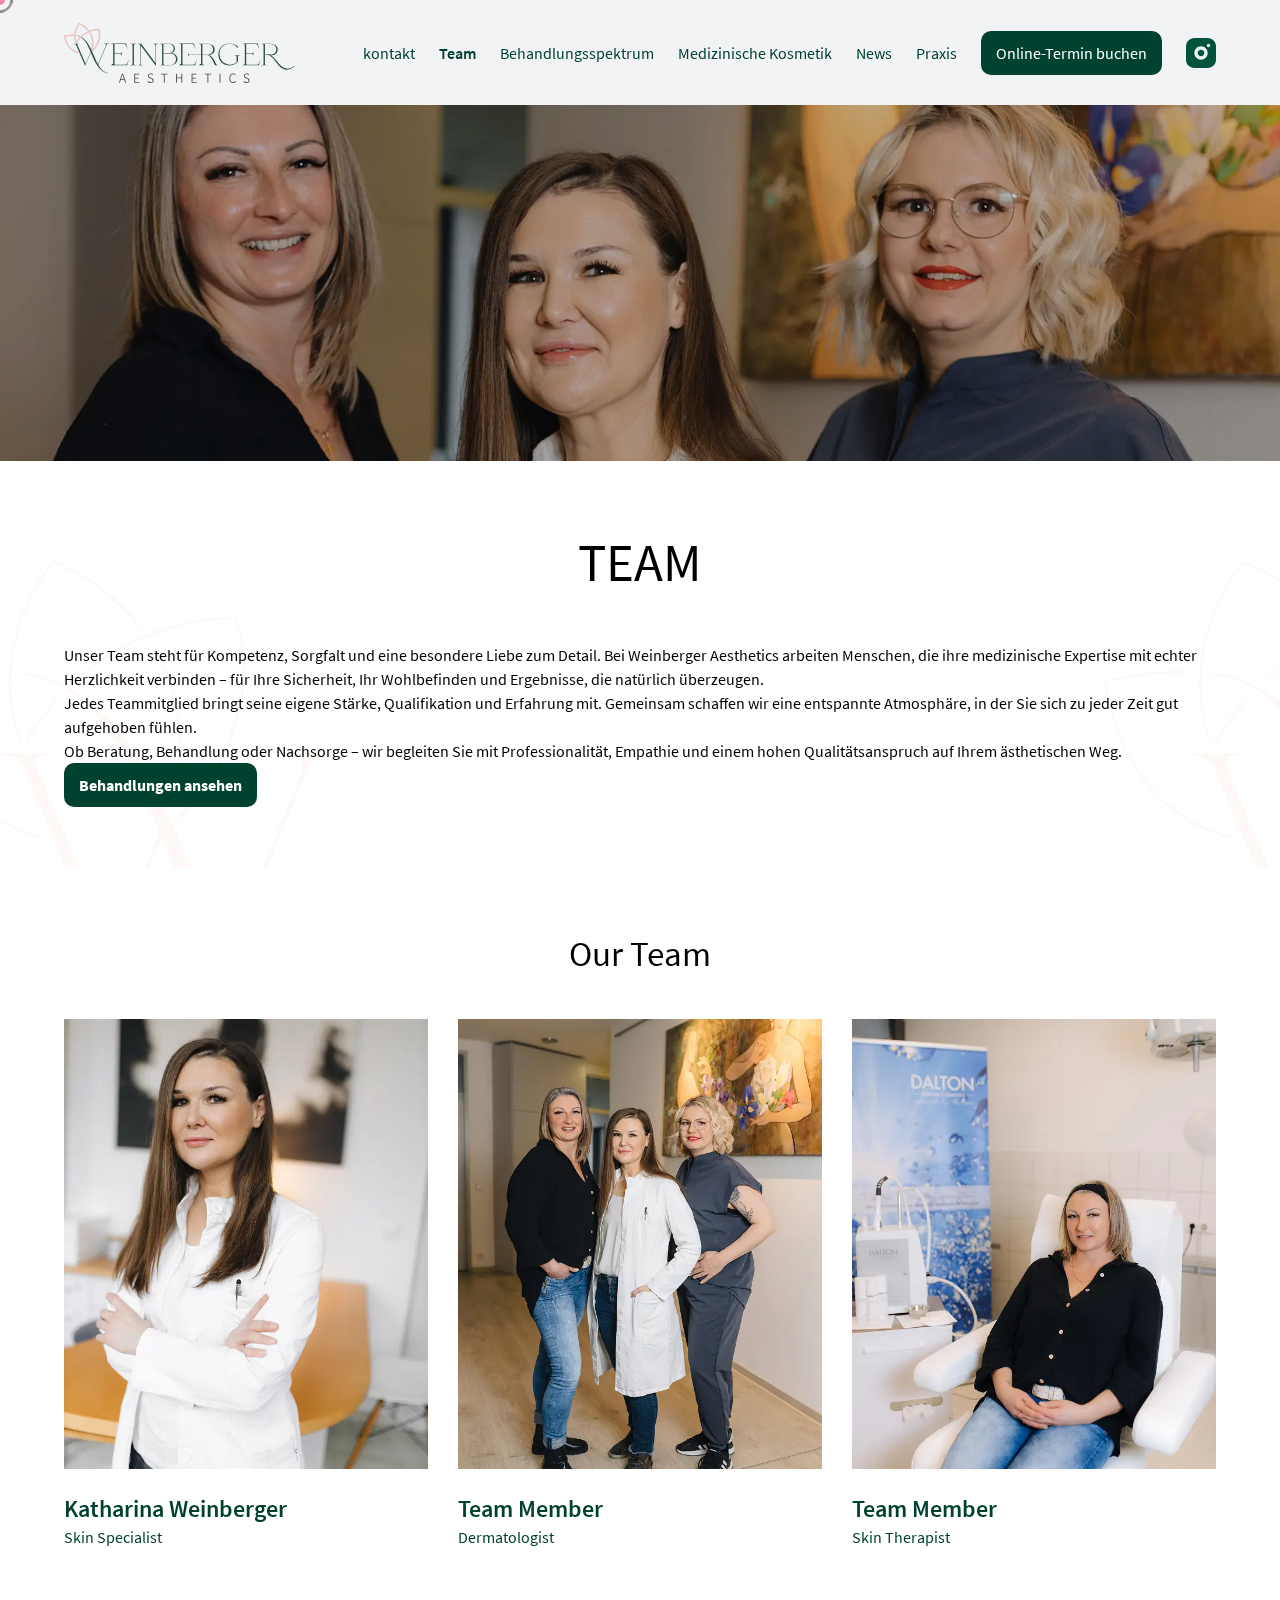
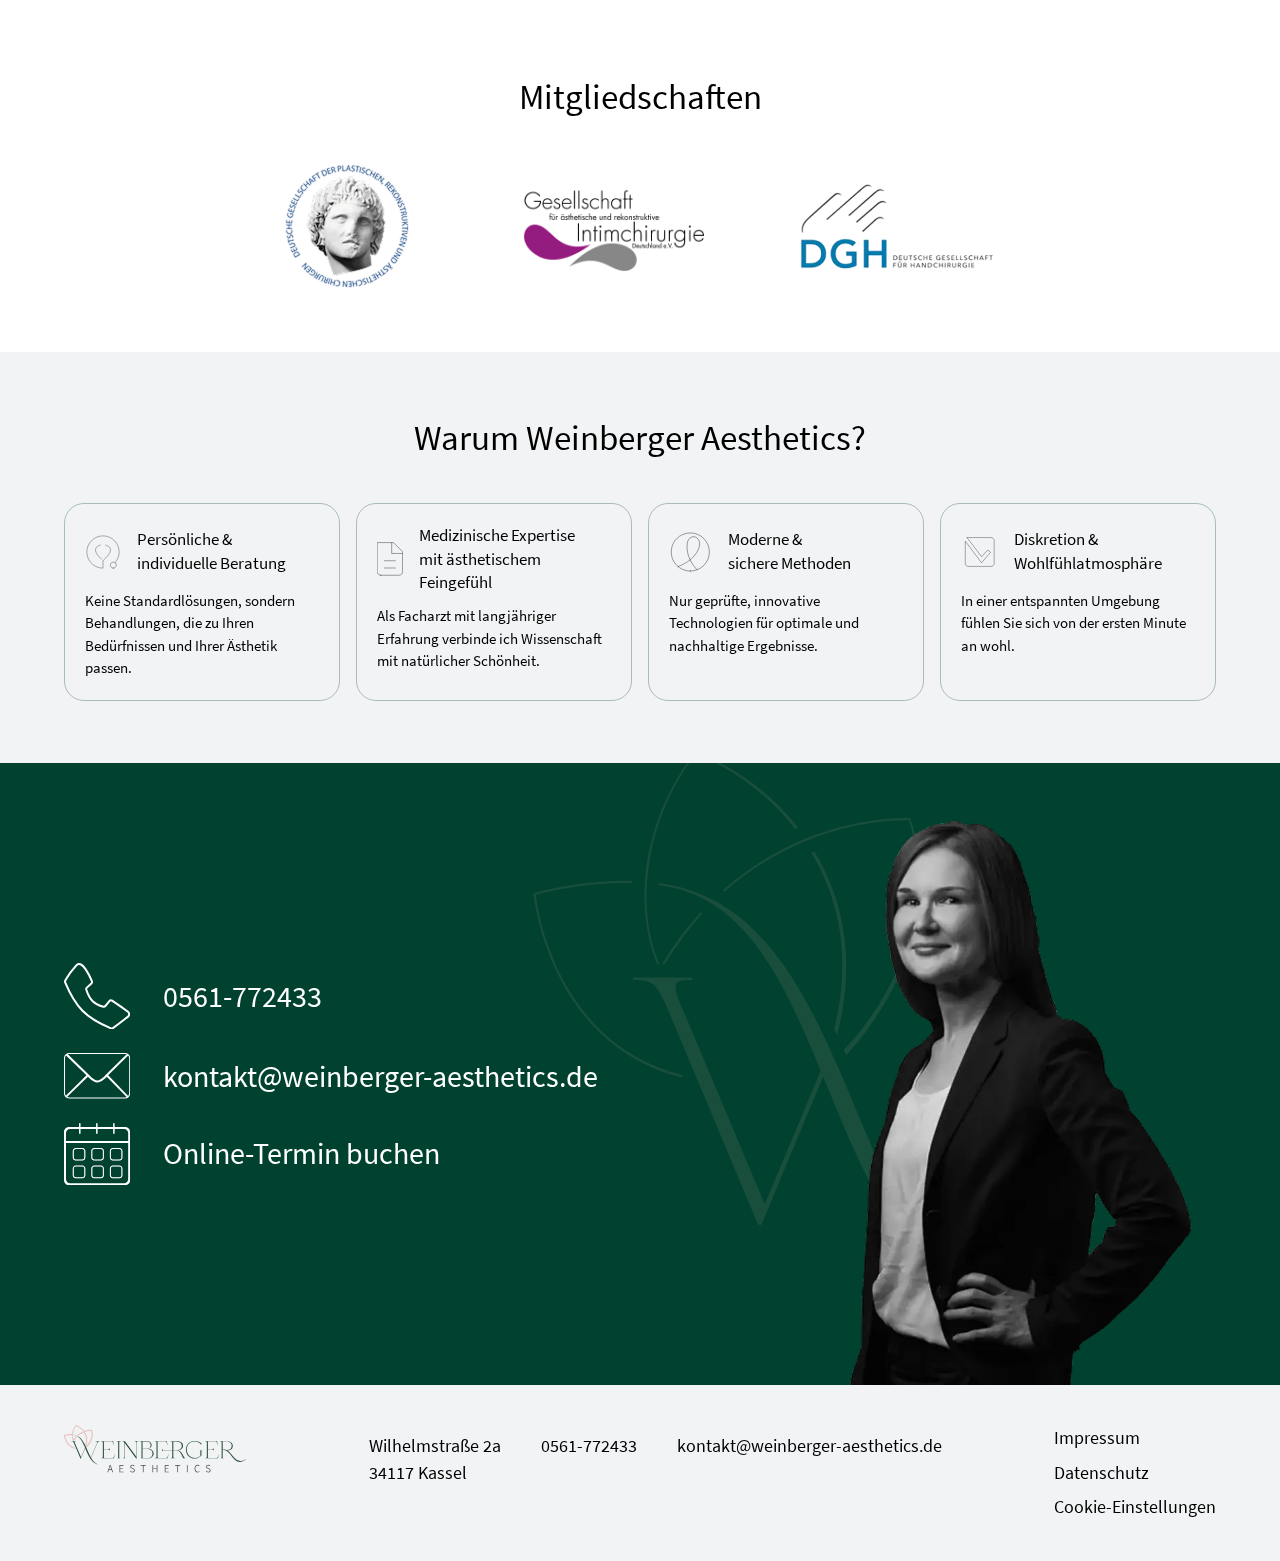
<file: team.html>
<!DOCTYPE html>
<html lang="de">
  <head>
    <title>Team - Weinberger Aesthetics</title>
    <link rel="stylesheet" href="./assets/css/style.css">
  </head>
  <body>
    <header class="header">
      <div class="container">
        <div class="header__inner"><a class="logo" href="/">
             <svg fill="none" xmlns="http://www.w3.org/2000/svg" viewBox="8.44 8.66 223.62 58.11"> <path d="M71.0346 44.5797L69.6177 49.5186H53.8428V49.2911C55.4171 49.2911 56.0468 49.2586 56.0468 47.7315V30.413C56.0468 28.8858 55.4171 28.8533 53.8428 28.8533V28.6259H68.5156L69.9325 33.5647L69.6806 33.6297C68.2952 29.0808 68.0433 28.9833 65.1465 28.9833H57.3693V38.3087H62.0923C63.5722 38.3087 63.9815 37.9837 64.2334 36.814H64.3909V40.1932H64.2334C63.9815 39.0235 63.5722 38.6986 62.0923 38.6986H57.3693V47.634C57.3693 48.9662 57.8416 49.0962 59.0066 49.1287H66.2486C69.4602 49.1287 69.4287 48.8687 70.7827 44.5147H71.0346V44.5797Z" fill="#2A513C"></path> <path d="M78.3712 49.3236V49.5511H72.6406V49.3236C74.215 49.3236 74.8447 49.2911 74.8447 47.764V30.4455C74.8447 28.9183 74.215 28.8858 72.6406 28.8858V28.6584H78.3712V28.8858C76.7969 28.8858 76.1671 28.9183 76.1671 30.4455V47.764C76.1671 49.2911 76.7969 49.3236 78.3712 49.3236Z" fill="#2A513C"></path> <path d="M79.9453 49.3236C81.0159 49.3236 82.1179 49.2911 82.1179 47.764V30.4455C82.1179 28.9183 80.9529 28.8858 79.9453 28.8858V28.6584H83.1885L97.0112 47.4066V30.4455C97.0112 28.9183 95.8147 28.8858 94.8071 28.8858V28.6584H99.6246V28.8858C98.5855 28.8858 97.4205 28.9183 97.4205 30.4455V48.0239H97.452V49.9085H97.0741L82.5902 30.283V47.764C82.5902 49.2911 83.7552 49.3236 84.7628 49.3236V49.5511H79.9768V49.3236H79.9453Z" fill="#2A513C"></path> <path d="M111.495 49.5511H101.23V49.3236C102.805 49.3236 103.403 49.2911 103.435 47.764V30.4455C103.435 28.9183 102.805 28.8858 101.23 28.8858V28.6584H110.771C117.005 28.6584 117.541 36.3916 112.377 37.7563C120.658 38.4711 120.374 49.5511 111.527 49.5511H111.495ZM104.757 29.0483V37.7238H110.739C115.935 37.7238 116.029 29.0483 110.739 29.0483H104.725H104.757ZM111.495 38.0812H104.757V47.764C104.757 49.0962 105.198 49.2261 106.394 49.2586H111.527C118.706 49.2586 118.832 38.0812 111.527 38.0812H111.495Z" fill="#2A513C"></path> <path d="M136.842 44.5472L135.457 49.4861H119.682V49.2586C121.256 49.2586 121.854 49.2261 121.854 47.699V30.3805C121.854 28.8533 121.256 28.8208 119.682 28.8208V28.5934H134.323L135.74 33.5322L135.52 33.5972C134.103 29.0483 133.851 28.9833 130.954 28.9833H123.208V47.6015C123.208 48.9337 123.649 49.0637 124.845 49.0962H132.056C135.268 49.0962 135.236 48.8362 136.622 44.4822H136.842V44.5472ZM157.245 49.3236V49.5186H154.506C153.152 46.5293 150.854 39.7383 146.634 39.7383H142.478V47.7315C142.478 49.2586 143.108 49.2911 144.682 49.2911V49.5186H138.952V49.2911C140.526 49.2911 141.156 49.2586 141.156 47.7315V39.7383H130.954C129.474 39.7383 129.033 40.0632 128.813 41.233H128.655V37.8862H128.813C129.033 38.991 129.411 39.3484 130.734 39.3809H141.156V30.4455C141.156 28.9183 140.526 28.8858 138.952 28.8858V28.6584H146.666C151.83 28.6584 154.38 30.8029 154.412 34.2146C154.412 37.1714 152.396 39.2184 148.366 39.6733C154.16 41.103 154.789 49.3561 157.277 49.3561L157.245 49.3236ZM142.478 39.3809H146.666C150.917 39.3809 152.9 37.0739 152.9 34.0521C152.9 31.0303 150.759 29.0483 146.666 29.0483H142.478V39.3809Z" fill="#2A513C"></path> <path d="M175.603 41.5579C175.603 40.0633 175.004 40.0308 173.43 40.0308V39.8033H179.161V40.0308C177.586 40.0308 176.957 40.0633 176.957 41.5579V46.0419C174.721 48.6088 171.604 49.8435 168.581 49.8435C163.165 49.8435 157.938 45.9444 157.938 38.991C157.938 32.0376 163.071 28.3984 168.738 28.3984C171.446 28.3984 174.343 29.2757 176.831 31.1278V32.8824H176.642C174.721 30.1205 171.604 28.7883 168.581 28.7883C163.764 28.7883 158.978 32.1026 158.978 38.2762C158.978 45.0346 164.078 48.9987 169.274 48.9987C171.478 48.9987 173.713 48.2839 175.603 46.7567V41.5579Z" fill="#2A513C"></path> <path d="M198.556 44.5797L197.139 49.5186H181.364V49.2911C182.939 49.2911 183.568 49.2586 183.568 47.7315V30.413C183.568 28.8858 182.939 28.8533 181.364 28.8533V28.6259H196.037L197.454 33.5647L197.202 33.6297C195.817 29.0808 195.565 28.9833 192.668 28.9833H184.891V38.3087H189.614C191.094 38.3087 191.503 37.9837 191.755 36.814H191.912V40.1932H191.755C191.503 39.0235 191.094 38.6986 189.614 38.6986H184.891V47.634C184.891 48.9662 185.363 49.0962 186.528 49.1287H193.77C196.982 49.1287 196.95 48.8687 198.304 44.5147H198.556V44.5797Z" fill="#2A513C"></path> <path d="M232.058 50.2984C228.973 52.9303 226.391 54.0025 224.124 54.0025C215.591 54.0025 211.718 39.2184 204.57 39.2184C204.098 39.2184 203.563 39.2834 203.028 39.4459V47.7965C203.028 49.3236 203.657 49.3561 205.232 49.3561V49.5835H199.501V49.3561C201.075 49.3561 201.705 49.3236 201.705 47.7965V30.4779C201.705 28.9508 201.075 28.9183 199.501 28.9183V28.6909H207.215C212.883 28.6909 215.433 31.2903 215.433 34.2471C215.433 38.4711 211.938 40.1932 208.443 39.7708C213.922 43.0201 217.732 52.8978 224.848 52.8978C226.863 52.8978 229.162 52.118 231.869 50.1359L232.027 50.2984H232.058ZM205.074 38.7635C205.483 38.7635 205.893 38.8285 206.334 38.8935C206.334 38.8935 206.397 38.8935 206.397 38.926C206.46 38.926 206.491 38.9585 206.554 38.9585L206.837 39.0235C206.837 39.0235 206.932 39.056 206.963 39.056C207.593 39.2184 208.254 39.2834 208.884 39.2834C211.718 39.2834 214.079 37.5938 214.079 34.1496C214.079 31.4202 211.97 29.0158 207.247 29.0158H203.059V39.056C203.752 38.8285 204.476 38.731 205.106 38.731L205.074 38.7635Z" fill="#2A513C"></path> <path d="M64.6743 57.7392H65.5875L68.5787 66.6096H67.6656L66.0283 61.5083C65.6819 60.4685 65.3985 59.5263 65.1152 58.4865H65.0522C64.7688 59.5587 64.4854 60.501 64.1391 61.5083L62.5017 66.6096H61.6201L64.6114 57.7392H64.6743ZM63.163 63.0354H67.0988V63.7503H63.163V63.0354Z" fill="#484A48"></path> <path d="M76.4814 57.7392H81.3619V58.4865H77.3316V61.5733H80.7322V62.3206H77.3316V65.8948H81.4878V66.6421H76.4814V57.7717V57.7392Z" fill="#484A48"></path> <path d="M89.3281 65.4399L89.8634 64.855C90.4931 65.5374 91.3748 65.9923 92.3509 65.9923C93.5788 65.9923 94.3345 65.3424 94.3345 64.3677C94.3345 63.3604 93.6733 63.0355 92.8232 62.6456L91.5322 62.0607C90.745 61.7033 89.7689 61.1184 89.7689 59.8187C89.7689 58.519 90.9025 57.5442 92.4138 57.5442C93.4529 57.5442 94.3345 58.0316 94.9013 58.6165L94.429 59.2013C93.8937 58.6815 93.2325 58.324 92.4138 58.324C91.3433 58.324 90.6506 58.8764 90.6506 59.7537C90.6506 60.696 91.4692 61.0534 92.1304 61.3458L93.4214 61.9307C94.3975 62.3856 95.2476 62.938 95.2476 64.3027C95.2476 65.6674 94.1456 66.7721 92.3823 66.7721C91.1229 66.7721 90.1153 66.2522 89.3911 65.4399H89.3281Z" fill="#484A48"></path> <path d="M105.135 58.4865H102.427V57.7392H108.693V58.4865H105.985V66.6421H105.135V58.4865Z" fill="#484A48"></path> <path d="M116.911 57.7392H117.761V61.5408H122.106V57.7392H122.957V66.6096H122.106V62.2881H117.761V66.6096H116.911V57.7392Z" fill="#484A48"></path> <path d="M132.024 57.7392H136.905V58.4865H132.875V61.5733H136.275V62.3206H132.875V65.8948H137.031V66.6421H132.024V57.7717V57.7392Z" fill="#484A48"></path> <path d="M147.39 58.4865H144.683V57.7392H150.948V58.4865H148.241V66.6421H147.39V58.4865Z" fill="#484A48"></path> <path d="M159.135 57.7392H159.985V66.6096H159.135V57.7392Z" fill="#484A48"></path> <path d="M168.549 62.1582C168.549 59.3313 170.123 57.5442 172.327 57.5442C173.366 57.5442 174.153 58.0641 174.657 58.6165L174.185 59.2013C173.713 58.6815 173.114 58.324 172.359 58.324C170.595 58.324 169.462 59.7862 169.462 62.1257C169.462 64.4651 170.564 65.9923 172.327 65.9923C173.177 65.9923 173.839 65.6349 174.437 64.9525L174.909 65.5049C174.248 66.3172 173.398 66.7721 172.296 66.7721C170.155 66.7721 168.58 65.0175 168.58 62.1582H168.549Z" fill="#484A48"></path> <path d="M182.246 65.4399L182.781 64.855C183.411 65.5374 184.293 65.9923 185.269 65.9923C186.497 65.9923 187.252 65.3424 187.252 64.3677C187.252 63.3604 186.591 63.0355 185.741 62.6456L184.45 62.0607C183.663 61.7033 182.687 61.1184 182.687 59.8187C182.687 58.519 183.82 57.5442 185.332 57.5442C186.371 57.5442 187.252 58.0316 187.819 58.6165L187.347 59.2013C186.812 58.6815 186.15 58.324 185.332 58.324C184.261 58.324 183.569 58.8764 183.569 59.7537C183.569 60.696 184.387 61.0534 185.048 61.3458L186.339 61.9307C187.315 62.3856 188.166 62.938 188.166 64.3027C188.166 65.6674 187.064 66.7721 185.3 66.7721C184.041 66.7721 183.033 66.2522 182.309 65.4399H182.246Z" fill="#484A48"></path> <path d="M49.2773 30.8679L41.563 48.9337C44.019 53.2552 47.0418 56.5695 51.5444 57.3493V57.5443C41.9724 55.8546 38.2254 46.1719 34.447 37.1714L28.9998 49.941H28.7164L20.5614 30.9004C19.7112 29.1783 19.4908 28.8859 17.7275 28.8859V28.6584H22.9543V28.8859C21.1281 28.8859 21.0966 29.1133 22.3246 31.9077L29.3462 48.1864L34.2896 36.6841C31.1094 29.1133 27.8033 22.1599 20.9392 20.8927C20.6558 20.8277 20.3409 20.7952 20.0576 20.7302C20.0576 20.6652 20.0576 20.6003 20.0576 20.5353C20.3095 20.5678 20.5928 20.6003 20.8447 20.6652C32.7782 22.7773 35.7065 38.2762 41.3741 48.4788L48.5216 31.7452C49.6866 29.0808 49.0569 28.8534 47.0732 28.8534V28.6259H52.3315V28.8534C50.6313 28.8534 50.1904 28.8534 49.3718 30.8029L49.2773 30.8679Z" fill="#2A513C"></path> <path d="M32.4922 15.9588L32.3379 16.0223H32.3369L32.3359 16.0233C32.3347 16.0238 32.3324 16.0243 32.3301 16.0252C32.3254 16.0271 32.3189 16.0306 32.3105 16.034C32.2939 16.0408 32.2705 16.0499 32.2441 16.0604C32.1926 16.0808 32.1244 16.1065 32.0713 16.1248L31.9043 16.1824L31.7949 16.0447C29.5636 13.2375 26.5789 11.0506 23.3164 9.72638C21.361 12.1978 20.0319 15.1559 19.4521 18.2703L19.4531 18.2713C19.3294 18.9734 19.2362 19.7087 19.1738 20.4129V20.6082L19.1729 20.616C19.0485 22.5724 19.2359 24.5538 19.8535 26.4022H19.8525C19.9789 26.7608 20.1004 27.103 20.25 27.4119L20.4248 27.7713H19.6719L19.6064 27.6199C19.4774 27.3202 19.3811 27.0535 19.2852 26.7567L19.1641 26.3836C18.5836 24.5175 18.366 22.5698 18.4844 20.5955V20.3963L18.4854 20.3875C18.7704 16.3035 20.4379 12.2587 22.8926 9.14435V8.9129H23.2832L23.3271 8.9295C26.8305 10.2771 30.0474 12.5776 32.4375 15.5701L32.4922 15.6385V15.9588Z" fill="#E4BEB9" stroke="#E4BEB9" stroke-width="0.5"></path> <path d="M33.8721 17.7085C34.2789 18.3754 34.6501 19.078 34.9844 19.8033L35.3066 20.5357L35.4658 20.9302C37.061 25.0151 36.9931 29.5 35.916 33.6919L35.7646 34.2827L35.458 33.7554C35.4025 33.66 35.3576 33.5571 35.3193 33.4702C35.279 33.3786 35.2449 33.3028 35.2061 33.2359L35.1543 33.147L35.1807 33.0474C35.8661 30.3787 36.0825 27.5533 35.6787 24.8286V24.8267C35.3376 22.3945 34.4692 20.1201 33.1953 18.0679L33.0293 17.8013L33.3262 17.6997C33.4276 17.6648 33.5019 17.6379 33.5449 17.6158L33.751 17.5093L33.8721 17.7085Z" fill="#E4BEB9" stroke="#E4BEB9" stroke-width="0.5"></path> <path d="M17.6396 20.155L17.8828 20.1628V20.8562L17.627 20.8503C13.8796 20.7618 10.4425 21.5398 9.44043 21.7937C9.56826 22.6714 10.0655 25.4169 11.5273 28.3181C13.0949 31.3661 16.0527 35.2086 21.5586 36.7243L22.0996 36.863L22.2227 36.8933L22.2715 37.0105L22.3662 37.238L22.5098 37.5837H22.0752L22.0469 37.5769C15.8433 36.1249 12.5499 31.9316 10.8916 28.6081C9.96809 26.7841 9.41869 25.0355 9.10059 23.739C8.9415 23.0905 8.84026 22.5538 8.77832 22.1765C8.74738 21.988 8.72629 21.8386 8.71289 21.7351C8.7062 21.6834 8.70141 21.6426 8.69824 21.614C8.69666 21.5997 8.69519 21.5876 8.69434 21.5788C8.69402 21.5758 8.69239 21.5577 8.69238 21.5427V21.195H8.97852L9.14648 21.153C9.27238 21.1211 9.45487 21.0755 9.68555 21.0212C10.1468 20.9127 10.803 20.7696 11.5996 20.6306C13.192 20.3526 15.3506 20.0894 17.6396 20.155Z" fill="#E4BEB9" stroke="#E4BEB9" stroke-width="0.5"></path> <path d="M24.2588 22.8197L24.0771 23.0111L24.2451 23.097L24.0166 23.3392C22.7713 24.6565 21.6793 26.137 20.71 27.6859L20.6357 27.804H19.8359L20.0635 27.4251C21.0488 25.7852 22.1926 24.2757 23.4961 22.8978L23.6025 22.9994L23.6465 22.8197H24.2588Z" fill="#E4BEB9" stroke="#E4BEB9" stroke-width="0.5"></path> <path d="M42.1045 14.6637H42.4102V14.9352C44.6914 21.2058 42.4438 28.1308 38.6445 33.1949L38.6357 33.2076L38.6016 33.2418C38.0914 33.9309 37.305 34.8727 36.6719 35.526L36.4004 35.8063L36.2598 35.442C36.1941 35.2725 36.1421 35.1423 36.0703 35.0436L35.9463 34.8737L36.0928 34.7233C36.5378 34.264 37.0354 33.7139 37.4795 33.1832L37.9023 32.6627C41.6139 27.8742 43.7951 21.3485 41.8213 15.3932C38.8626 15.4171 35.933 16.0244 33.1504 17.0973L33.1426 17.1002H33.1416C33.0405 17.135 32.9668 17.1611 32.9238 17.1832L32.9141 17.1881L32.9033 17.193C30.3789 18.2222 28.04 19.67 25.9492 21.441L25.8213 21.5494L25.6729 21.4723C25.6429 21.4568 25.6041 21.4371 25.5693 21.4166C25.5375 21.3978 25.49 21.3679 25.4502 21.3268L25.2656 21.1364L25.4668 20.9635C27.5957 19.1273 30.012 17.6177 32.6211 16.567L32.6328 16.5621L32.8516 16.4791L32.8623 16.4733L32.873 16.4694C34.7496 15.7144 36.721 15.1904 38.7549 14.8951C39.8659 14.7314 40.9833 14.6307 42.1045 14.6637Z" fill="#E4BEB9" stroke="#E4BEB9" stroke-width="0.5"></path> </svg></a><a class="mobile-btn btn btn-primary" href="https://www.doctolib.de/plastische-und-asthetische-chirurgie/kassel/katharina-weinberger?utm_campaign=website-button&amp;utm_source=katharina-weinberger-website-button&amp;utm_medium=referral&amp;utm_content=option-5&amp;utm_term=katharina-weinberger" target="_blank" rel="noopener noreferrer">Termin buchen</a>
          <button class="nav-toggle" type="button" aria-label="Menu"><span></span><span></span><span></span></button>
          <nav>
            <ul>
              <li><a href="kontakt.html">kontakt</a></li>
              <li><a class="active" href="team.html">Team</a></li>
              <li><a href="tehandlungsspektrum.html">Behandlungsspektrum</a></li>
              <li><a href="medizinische-kosmetik.html">Medizinische Kosmetik</a></li>
              <li><a href="news.html">News</a></li>
              <li><a href="praxis.html">Praxis</a></li>
              <li><a class="btn btn-primary" href="https://www.doctolib.de/plastische-und-asthetische-chirurgie/kassel/katharina-weinberger?utm_campaign=website-button&amp;utm_source=katharina-weinberger-website-button&amp;utm_medium=referral&amp;utm_content=option-5&amp;utm_term=katharina-weinberger" target="_blank" rel="noopener noreferrer">Online-Termin buchen</a></li>
              <li><a href="https://www.instagram.com/weinberger.aesthetics/" target="_blank" rel="noopener noreferrer">
                  <svg width="30" height="30" viewBox="0 0 30 30" fill="none" xmlns="http://www.w3.org/2000/svg">
                    <path d="M21.6667 0C23.8768 0 25.9964 0.877974 27.5592 2.44078C29.122 4.00358 30 6.1232 30 8.33333V21.6667C30 23.8768 29.122 25.9964 27.5592 27.5592C25.9964 29.122 23.8768 30 21.6667 30H8.33333C6.1232 30 4.00358 29.122 2.44078 27.5592C0.877974 25.9964 0 23.8768 0 21.6667V8.33333C0 6.1232 0.877974 4.00358 2.44078 2.44078C4.00358 0.877974 6.1232 0 8.33333 0H21.6667ZM15 8.33333C13.2319 8.33333 11.5362 9.03571 10.286 10.286C9.03571 11.5362 8.33333 13.2319 8.33333 15C8.33333 16.7681 9.03571 18.4638 10.286 19.714C11.5362 20.9643 13.2319 21.6667 15 21.6667C16.7681 21.6667 18.4638 20.9643 19.714 19.714C20.9643 18.4638 21.6667 16.7681 21.6667 15C21.6667 13.2319 20.9643 11.5362 19.714 10.286C18.4638 9.03571 16.7681 8.33333 15 8.33333ZM15 11.6667C15.8841 11.6667 16.7319 12.0179 17.357 12.643C17.9821 13.2681 18.3333 14.1159 18.3333 15C18.3333 15.8841 17.9821 16.7319 17.357 17.357C16.7319 17.9821 15.8841 18.3333 15 18.3333C14.1159 18.3333 13.2681 17.9821 12.643 17.357C12.0179 16.7319 11.6667 15.8841 11.6667 15C11.6667 14.1159 12.0179 13.2681 12.643 12.643C13.2681 12.0179 14.1159 11.6667 15 11.6667ZM22.5 5.83333C22.058 5.83333 21.6341 6.00893 21.3215 6.32149C21.0089 6.63405 20.8333 7.05797 20.8333 7.5C20.8333 7.94203 21.0089 8.36595 21.3215 8.67851C21.6341 8.99107 22.058 9.16667 22.5 9.16667C22.942 9.16667 23.366 8.99107 23.6785 8.67851C23.9911 8.36595 24.1667 7.94203 24.1667 7.5C24.1667 7.05797 23.9911 6.63405 23.6785 6.32149C23.366 6.00893 22.942 5.83333 22.5 5.83333Z" fill="#00533B"></path>
                  </svg></a></li>
            </ul>
          </nav>
        </div>
      </div>
    </header>
    <script>
      const toggle = document.querySelector('.nav-toggle');
      const nav = document.querySelector('.header nav');
      
      toggle.addEventListener('click', () => {
      toggle.classList.toggle('active');
      nav.classList.toggle('open');
      });
    </script>
    <main>
      <section class="hero-alt">
        <picture class="hero-alt_image">
          <source srcset="/assets/images/team-hero-mobile.webp" media="(max-width: 768px)">
          <source srcset="/assets/images/team-hero.webp" media="(min-width: 769px)"><img src="/assets/images/team-hero.webp" alt="Doctor with patient">
        </picture>
        <div class="hero-alt_overlay"></div>
      </section>
      <!-- Section Container-->
      <section class="team-intro" style="background-image: url(./assets/images/team-intro-bg.svg)">
        <div class="container">
          <!-- Header Block as requested-->
          <div class="section-header">
            <h2h2 class="section-header__title">TEAM</h2h2>
          </div>
          <!-- Introductory italicized text-->
          <p class="team-intro__text">Unser Team steht für Kompetenz, Sorgfalt und eine besondere Liebe zum Detail. Bei Weinberger Aesthetics arbeiten Menschen, die ihre medizinische Expertise mit echter Herzlichkeit verbinden – für Ihre Sicherheit, Ihr Wohlbefinden und Ergebnisse, die natürlich überzeugen.</p>
          <!-- Main content columns-->
          <div class="team-intro__content">
            <!-- Left Column-->
            <div class="team-intro__column">
              <p>Jedes Teammitglied bringt seine eigene Stärke, Qualifikation und Erfahrung mit. Gemeinsam schaffen wir eine entspannte Atmosphäre, in der Sie sich zu jeder Zeit gut aufgehoben fühlen.</p>
            </div>
            <!-- Right Column-->
            <div class="team-intro__column">
              <p>Ob Beratung, Behandlung oder Nachsorge – wir begleiten Sie mit Professionalität, Empathie und einem hohen Qualitätsanspruch auf Ihrem ästhetischen Weg.</p>
            </div>
          </div>
          <!-- Action Button-->
          <div class="team-intro__footer"><a class="btn btn-primary" href="tehandlungsspektrum.html">Behandlungen ansehen</a></div>
        </div>
      </section>
      <section class="team">
        <div class="container">
          <div class="section-header">
            <h2 class="section-header__title section-header__title--sm team__title">Our Team</h2>
          </div>
          <div class="team__grid">
            <!-- Team Member 1-->
            <div class="team__member"><img class="team__photo" src="./assets/images/team-katharina-weinberger.webp" alt="Katharina Weinberger ">
              <h3 class="team__name">Katharina Weinberger</h3>
              <p class="team__role">Skin Specialist</p>
            </div>
            <!-- Team Member 2-->
            <div class="team__member"><img class="team__photo" src="./assets/images/team-1.webp" alt="Team Member">
              <h3 class="team__name">Team Member        </h3>
              <p class="team__role">Dermatologist</p>
            </div>
            <!-- Team Member 3-->
            <div class="team__member"><img class="team__photo" src="./assets/images/team-3.webp" alt="Alex Johnson">
              <h3 class="team__name">Team Member   </h3>
              <p class="team__role">Skin Therapist</p>
            </div>
          </div>
        </div>
      </section>
      <section class="section section--memberships">
        <div class="container">
          <div class="section-header">
            <h2 class="section-header__title section-header__title--sm">Mitgliedschaften</h2>
          </div>
          <div class="memberships">
            <div class="memberships__list">
              <div class="memberships__item"><img class="memberships__logo" src="/assets/images/membership_logo_1-min.png" alt="Logo 1"></div>
              <div class="memberships__item"><img class="memberships__logo" src="/assets/images/membership_logo_2-min.png" alt="Logo 2"></div>
              <div class="memberships__item"><img class="memberships__logo" src="/assets/images/membership_logo_3-min.png" alt="Logo 3"></div>
            </div>
          </div>
        </div>
      </section>
      <section class="why">
        <div class="container">
          <div class="section-header why__header">
            <h2 class="section-header__title section-header__title--sm why__title">Warum Weinberger Aesthetics?</h2>
          </div>
          <div class="why__cards">
            <div class="why__card">
              <div class="why__card-header">
                <div class="why__icon"><svg width="56" height="56" viewBox="0 0 56 56" fill="none" xmlns="http://www.w3.org/2000/svg"> <path d="M32.0833 17.3053C43.8608 20.4611 41.1226 29.5203 30.2283 39.1429C28.5238 40.7063 27.9999 41.4354 27.9999 43.5063V53.0834C16.0334 53.0834 5.73292 44.6298 3.39842 32.8931C1.06392 21.1564 7.34526 9.40343 18.4006 4.82542C29.4559 0.247425 42.2076 4.11376 48.8553 14.0631C51.934 18.671 53.4001 24.1687 53.0246 29.6977C52.6491 35.2267 50.4532 40.4758 46.7798 44.6251" stroke="black" stroke-width="0.5" stroke-linecap="round" stroke-linejoin="round"/> <path d="M23.9167 17.3052C12.1392 20.461 14.8774 29.5213 25.7717 39.1428" stroke="black" stroke-width="0.5" stroke-linecap="round" stroke-linejoin="round"/> <path d="M44.0814 53.0833C41.5041 53.0833 39.4147 50.994 39.4147 48.4167C39.4147 45.8393 41.5041 43.75 44.0814 43.75C46.6587 43.75 48.748 45.8393 48.748 48.4167C48.748 50.994 46.6587 53.0833 44.0814 53.0833Z" stroke="black" stroke-width="0.5" stroke-linecap="round" stroke-linejoin="round"/> </svg>
                </div>
                <h3 class="why__card-title">Persönliche &amp; individuelle Beratung</h3>
              </div>
              <div class="why__card-content">
                <p class="why__card-text">Keine Standardlösungen, sondern Behandlungen, die zu Ihren Bedürfnissen und Ihrer Ästhetik passen.</p>
              </div>
            </div>
            <div class="why__card">
              <div class="why__card-header">
                <div class="why__icon"><svg width="35" height="44" viewBox="0 0 35 44" fill="none" xmlns="http://www.w3.org/2000/svg"> <path d="M5.06 43.54C3.78431 43.54 2.56087 43.0332 1.65882 42.1312C0.756766 41.2291 0.25 40.0057 0.25 38.73V0.25H21.895L33.92 12.275V38.73C33.92 40.0057 33.4132 41.2291 32.5112 42.1312C31.6091 43.0332 30.3857 43.54 29.11 43.54H5.06Z" stroke="black" stroke-width="0.5" stroke-linecap="round" stroke-linejoin="round"/> <path d="M19.4902 0.25V14.68H33.9202" stroke="black" stroke-width="0.5" stroke-linejoin="round"/> <path d="M9.87012 24.3003H24.3001M9.87012 33.9203H24.3001" stroke="black" stroke-width="0.5" stroke-linecap="round" stroke-linejoin="round"/> </svg>
                </div>
                <h3 class="why__card-title">Medizinische Expertise mit ästhetischem Feingefühl</h3>
              </div>
              <div class="why__card-content">
                <p class="why__card-text">Als Facharzt mit langjähriger Erfahrung verbinde ich Wissenschaft mit natürlicher Schönheit.</p>
              </div>
            </div>
            <div class="why__card">
              <div class="why__card-header">
                <div class="why__icon"><svg width="56" height="56" viewBox="0 0 56 56" fill="none" xmlns="http://www.w3.org/2000/svg"> <path d="M27.9999 53.0834C14.1468 53.0834 2.91658 41.8532 2.91658 28.0001C2.91658 14.1469 14.1468 2.91675 27.9999 2.91675C41.8531 2.91675 53.0833 14.1469 53.0833 28.0001C53.0833 41.8532 41.8531 53.0834 27.9999 53.0834Z" stroke="black" stroke-width="0.5" stroke-linecap="round" stroke-linejoin="round"/> <path d="M36.8865 51.4617C24.843 38.745 22.8083 25.7939 24.0578 16.52C25.0763 8.97169 31.5408 6.38752 35.6137 8.69402C39.6865 11.0005 42.4083 16.8875 38.0917 25.5722C32.9817 35.8494 25.1137 41.6314 11.9513 47.2792" stroke="black" stroke-width="0.5" stroke-linecap="round" stroke-linejoin="round"/> </svg>
                </div>
                <h3 class="why__card-title">Moderne &amp; sichere Methoden</h3>
              </div>
              <div class="why__card-content">
                <p class="why__card-text">Nur geprüfte, innovative Technologien für optimale und nachhaltige Ergebnisse.</p>
              </div>
            </div>
            <div class="why__card">
              <div class="why__card-header">
                <div class="why__icon"><svg width="56" height="56" viewBox="0 0 56 56" fill="none" xmlns="http://www.w3.org/2000/svg"> <path d="M9.24016 6.81341L30.9518 35.1284L40.0868 24.8617L44.1468 28.4784L30.7185 44.1468L6.41683 11.7017V44.9168C6.41683 47.4951 8.50516 49.5834 11.0835 49.5834H44.9168C47.4952 49.5834 49.5835 47.4951 49.5835 44.9168V11.0834C49.5835 8.50508 47.4952 6.41675 44.9168 6.41675H11.0835C10.4302 6.41675 9.80016 6.55675 9.24016 6.81341Z" stroke="black" stroke-width="0.5" stroke-linecap="round" stroke-linejoin="round"/> </svg>
                </div>
                <h3 class="why__card-title">Diskretion &amp; Wohlfühlatmosphäre</h3>
              </div>
              <div class="why__card-content">
                <p class="why__card-text">In einer entspannten Umgebung fühlen Sie sich von der ersten Minute an wohl.</p>
              </div>
            </div>
          </div>
        </div>
      </section>
      <section class="contact">
        <div class="container">
          <div class="contact__inner">
            <div class="contact__content">
              <div class="contact__item">
                <div class="contact__icon"><svg fill="none" xmlns="http://www.w3.org/2000/svg" viewBox="0 0 65.81 66.1"> <path d="M63.6638 53.3053C57.7337 57.9777 54.352 60.6855 48.6567 64.7355C48.105 65.1278 47.3799 65.21 46.7527 64.9552C21.6721 54.7667 11.4375 43.849 1.15406 19.2904C0.912281 18.713 0.957633 18.0435 1.27234 17.5024C5.03156 11.0385 5.25113 10.0727 12.2689 2.36439C17.9863 -3.91556 25.7299 13.248 27.7632 18.1175C28.0791 18.8743 27.8732 19.7296 27.2706 20.2859L22.7094 24.4963C22.1361 25.0255 21.9211 25.8427 22.1736 26.5809C25.6541 36.7544 29.5674 40.6957 38.3922 43.3396C39.5273 43.6797 40.7458 43.2682 41.486 42.343L45.1114 37.8112C45.7645 36.9949 46.9361 36.8192 47.7998 37.4082L57.2689 43.8644L63.5915 48.5231C65.1887 49.6999 65.2222 52.0774 63.6638 53.3053Z" stroke="white" stroke-width="2"></path> </svg></div><a class="contact__link" href="tel:0561772433">0561-772433</a>
              </div>
              <div class="contact__item">
                <div class="contact__icon"><svg fill="none" xmlns="http://www.w3.org/2000/svg" viewBox="0 0 64 44"> <path fill-rule="evenodd" clip-rule="evenodd" d="M4.92308 0C2.20414 1.00665e-07 2.53746e-07 2.23858 0 5V39C0 41.7614 2.20414 44 4.92308 44H59.0769C61.7959 44 64 41.7614 64 39V5C64 2.23858 61.7959 0 59.0769 0H4.92308ZM59.0769 1C61.2521 1 63.0154 2.79086 63.0154 5V39C63.0154 41.2091 61.2521 43 59.0769 43H4.92308C2.74793 43 0.984615 41.2091 0.984615 39V5C0.984615 2.79086 2.74793 1 4.92308 1H59.0769Z" fill="white"></path> <path d="M60.5538 1.29076L40.6365 20.8145L40.6173 20.8359L40.6154 20.8379C40.6136 20.8399 40.6108 20.844 40.6067 20.8486C40.5986 20.8578 40.586 20.8718 40.5692 20.8906C40.535 20.9289 40.4824 20.9866 40.4144 21.0605C40.2784 21.2085 40.0781 21.4222 39.825 21.6807C39.3173 22.1991 38.6016 22.8929 37.7702 23.5947C36.9363 24.2986 36.0018 24.9971 35.0558 25.5371C34.0998 26.0827 33.1929 26.431 32.4029 26.5039C31.6843 26.5702 30.8044 26.3284 29.8173 25.8164C28.8445 25.3118 27.8607 24.5935 26.9683 23.8398C26.0799 23.0896 25.3058 22.325 24.7529 21.7461C24.4773 21.4575 24.2578 21.2172 24.1087 21.0498C24.0342 20.9663 23.9771 20.901 23.9394 20.8574C23.9208 20.8359 23.9071 20.8191 23.8981 20.8086C23.8937 20.8034 23.8904 20.7992 23.8885 20.7969L23.8856 20.7939L23.8538 20.7559L23.8173 20.7217L3.44423 1H1.96923V2.33301L21.7221 21.4541L1.47692 41.5L1.96923 42L2.95385 42.5L23.1 22.8828C23.175 22.9631 23.2541 23.0494 23.3394 23.1387C23.925 23.7518 24.751 24.5691 25.7087 25.3779C26.6623 26.1833 27.771 27.0011 28.9212 27.5977C30.057 28.1868 31.3311 28.6116 32.5817 28.4961C33.7609 28.3872 34.9465 27.8946 36.0212 27.2812C37.1057 26.6622 38.1407 25.8834 39.0298 25.1328C39.9213 24.3802 40.6828 23.6415 41.2212 23.0918C41.2713 23.0406 41.3172 22.9883 41.3635 22.9404L61.0462 43L61.5385 42.5L62.5231 42L42.7375 21.5078L62.5231 2L61.0462 1L60.5538 1.29076Z" fill="white"></path> </svg></div><a class="contact__link" href="mailto:kontakt@weinberger-aesthetics.de">kontakt@weinberger-aesthetics.de</a>
              </div>
              <div class="contact__item">
                <div class="contact__icon"><svg fill="none" xmlns="http://www.w3.org/2000/svg" viewBox="0 0 66 62"> <path d="M5 4C2.23858 4 5.15422e-07 6.23858 0 9V57C4.83208e-08 59.7614 2.23858 62 5 62H61C63.7614 62 66 59.7614 66 57V9C66 6.23858 63.7614 4 61 4H5ZM60 6C62.2091 6 64 7.79086 64 10V56C64 58.2091 62.2091 60 60 60H6C3.79086 60 2 58.2091 2 56V10C2 7.79086 3.79086 6 6 6H60Z" fill="white"></path> <mask id="path-2-inside-1_14_78" fill="white"> <path d="M48.75 25C47.0931 25 45.75 26.3431 45.75 28V34.5C45.75 36.1569 47.0931 37.5 48.75 37.5H55.25C56.9069 37.5 58.25 36.1569 58.25 34.5V28C58.25 26.3431 56.9069 25 55.25 25H48.75ZM55.25 26C56.3546 26 57.25 26.8954 57.25 28V34.5C57.25 35.6046 56.3546 36.5 55.25 36.5H48.75C47.6454 36.5 46.75 35.6046 46.75 34.5V28C46.75 26.8954 47.6454 26 48.75 26H55.25Z"></path> </mask> <path d="M48.75 25C47.0931 25 45.75 26.3431 45.75 28V34.5C45.75 36.1569 47.0931 37.5 48.75 37.5H55.25C56.9069 37.5 58.25 36.1569 58.25 34.5V28C58.25 26.3431 56.9069 25 55.25 25H48.75ZM55.25 26C56.3546 26 57.25 26.8954 57.25 28V34.5C57.25 35.6046 56.3546 36.5 55.25 36.5H48.75C47.6454 36.5 46.75 35.6046 46.75 34.5V28C46.75 26.8954 47.6454 26 48.75 26H55.25Z" fill="white"></path> <path d="M45.75 28L45.55 28V28L45.75 28ZM48.75 37.5L48.75 37.7H48.75L48.75 37.5ZM58.25 34.5L58.45 34.5V34.5L58.25 34.5ZM55.25 25L55.25 24.8H55.25L55.25 25ZM57.25 28L57.45 28V28H57.25ZM55.25 36.5L55.25 36.7H55.25V36.5ZM46.75 34.5L46.55 34.5V34.5H46.75ZM48.75 26L48.75 25.8H48.75V26ZM48.75 25V25.2C47.2036 25.2 45.95 26.4536 45.95 28L45.75 28L45.55 28C45.55 26.2327 46.9827 24.8 48.75 24.8V25ZM45.75 28H45.95V34.5H45.75H45.55V28H45.75ZM45.75 34.5H45.95C45.95 36.0464 47.2036 37.3 48.75 37.3L48.75 37.5L48.75 37.7C46.9827 37.7 45.55 36.2673 45.55 34.5H45.75ZM48.75 37.5V37.3H55.25V37.5V37.7H48.75V37.5ZM55.25 37.5V37.3C56.7964 37.3 58.05 36.0464 58.05 34.5L58.25 34.5L58.45 34.5C58.45 36.2673 57.0173 37.7 55.25 37.7V37.5ZM58.25 34.5H58.05V28H58.25H58.45V34.5H58.25ZM58.25 28H58.05C58.05 26.4536 56.7964 25.2 55.25 25.2L55.25 25L55.25 24.8C57.0173 24.8 58.45 26.2327 58.45 28H58.25ZM55.25 25V25.2H48.75V25V24.8H55.25V25ZM55.25 26V25.8C56.465 25.8 57.45 26.785 57.45 28L57.25 28L57.05 28C57.05 27.0059 56.2441 26.2 55.25 26.2V26ZM57.25 28H57.45V34.5H57.25H57.05V28H57.25ZM57.25 34.5H57.45C57.45 35.715 56.465 36.7 55.25 36.7L55.25 36.5L55.25 36.3C56.2441 36.3 57.05 35.4941 57.05 34.5H57.25ZM55.25 36.5V36.7H48.75V36.5V36.3H55.25V36.5ZM48.75 36.5V36.7C47.535 36.7 46.55 35.715 46.55 34.5L46.75 34.5L46.95 34.5C46.95 35.4941 47.7559 36.3 48.75 36.3V36.5ZM46.75 34.5H46.55V28H46.75H46.95V34.5H46.75ZM46.75 28H46.55C46.55 26.785 47.535 25.8 48.75 25.8L48.75 26L48.75 26.2C47.7559 26.2 46.95 27.0059 46.95 28H46.75ZM48.75 26V25.8H55.25V26V26.2H48.75V26Z" fill="white" mask="url(#path-2-inside-1_14_78)"></path> <mask id="path-4-inside-2_14_78" fill="white"> <path d="M30.25 25C28.5931 25 27.25 26.3431 27.25 28V34.5C27.25 36.1569 28.5931 37.5 30.25 37.5H36.75C38.4069 37.5 39.75 36.1569 39.75 34.5V28C39.75 26.3431 38.4069 25 36.75 25H30.25ZM36.75 26C37.8546 26 38.75 26.8954 38.75 28V34.5C38.75 35.6046 37.8546 36.5 36.75 36.5H30.25C29.1454 36.5 28.25 35.6046 28.25 34.5V28C28.25 26.8954 29.1454 26 30.25 26H36.75Z"></path> </mask> <path d="M30.25 25C28.5931 25 27.25 26.3431 27.25 28V34.5C27.25 36.1569 28.5931 37.5 30.25 37.5H36.75C38.4069 37.5 39.75 36.1569 39.75 34.5V28C39.75 26.3431 38.4069 25 36.75 25H30.25ZM36.75 26C37.8546 26 38.75 26.8954 38.75 28V34.5C38.75 35.6046 37.8546 36.5 36.75 36.5H30.25C29.1454 36.5 28.25 35.6046 28.25 34.5V28C28.25 26.8954 29.1454 26 30.25 26H36.75Z" fill="white"></path> <path d="M27.25 28L27.05 28V28L27.25 28ZM30.25 37.5L30.25 37.7H30.25L30.25 37.5ZM39.75 34.5L39.95 34.5V34.5L39.75 34.5ZM36.75 25L36.75 24.8H36.75L36.75 25ZM38.75 28L38.95 28V28H38.75ZM36.75 36.5L36.75 36.7H36.75V36.5ZM28.25 34.5L28.05 34.5V34.5H28.25ZM30.25 26L30.25 25.8H30.25V26ZM30.25 25V25.2C28.7036 25.2 27.45 26.4536 27.45 28L27.25 28L27.05 28C27.05 26.2327 28.4827 24.8 30.25 24.8V25ZM27.25 28H27.45V34.5H27.25H27.05V28H27.25ZM27.25 34.5H27.45C27.45 36.0464 28.7036 37.3 30.25 37.3L30.25 37.5L30.25 37.7C28.4827 37.7 27.05 36.2673 27.05 34.5H27.25ZM30.25 37.5V37.3H36.75V37.5V37.7H30.25V37.5ZM36.75 37.5V37.3C38.2964 37.3 39.55 36.0464 39.55 34.5L39.75 34.5L39.95 34.5C39.95 36.2673 38.5173 37.7 36.75 37.7V37.5ZM39.75 34.5H39.55V28H39.75H39.95V34.5H39.75ZM39.75 28H39.55C39.55 26.4536 38.2964 25.2 36.75 25.2L36.75 25L36.75 24.8C38.5173 24.8 39.95 26.2327 39.95 28H39.75ZM36.75 25V25.2H30.25V25V24.8H36.75V25ZM36.75 26V25.8C37.965 25.8 38.95 26.785 38.95 28L38.75 28L38.55 28C38.55 27.0059 37.7441 26.2 36.75 26.2V26ZM38.75 28H38.95V34.5H38.75H38.55V28H38.75ZM38.75 34.5H38.95C38.95 35.715 37.965 36.7 36.75 36.7L36.75 36.5L36.75 36.3C37.7441 36.3 38.55 35.4941 38.55 34.5H38.75ZM36.75 36.5V36.7H30.25V36.5V36.3H36.75V36.5ZM30.25 36.5V36.7C29.035 36.7 28.05 35.715 28.05 34.5L28.25 34.5L28.45 34.5C28.45 35.4941 29.2559 36.3 30.25 36.3V36.5ZM28.25 34.5H28.05V28H28.25H28.45V34.5H28.25ZM28.25 28H28.05C28.05 26.785 29.035 25.8 30.25 25.8L30.25 26L30.25 26.2C29.2559 26.2 28.45 27.0059 28.45 28H28.25ZM30.25 26V25.8H36.75V26V26.2H30.25V26Z" fill="white" mask="url(#path-4-inside-2_14_78)"></path> <mask id="path-6-inside-3_14_78" fill="white"> <path d="M11.75 25C10.0931 25 8.75 26.3431 8.75 28V34.5C8.75 36.1569 10.0931 37.5 11.75 37.5H18.25C19.9069 37.5 21.25 36.1569 21.25 34.5V28C21.25 26.3431 19.9069 25 18.25 25H11.75ZM18.25 26C19.3546 26 20.25 26.8954 20.25 28V34.5C20.25 35.6046 19.3546 36.5 18.25 36.5H11.75C10.6454 36.5 9.75 35.6046 9.75 34.5V28C9.75 26.8954 10.6454 26 11.75 26H18.25Z"></path> </mask> <path d="M11.75 25C10.0931 25 8.75 26.3431 8.75 28V34.5C8.75 36.1569 10.0931 37.5 11.75 37.5H18.25C19.9069 37.5 21.25 36.1569 21.25 34.5V28C21.25 26.3431 19.9069 25 18.25 25H11.75ZM18.25 26C19.3546 26 20.25 26.8954 20.25 28V34.5C20.25 35.6046 19.3546 36.5 18.25 36.5H11.75C10.6454 36.5 9.75 35.6046 9.75 34.5V28C9.75 26.8954 10.6454 26 11.75 26H18.25Z" fill="white"></path> <path d="M8.75 28L8.55 28V28L8.75 28ZM11.75 37.5L11.75 37.7H11.75L11.75 37.5ZM21.25 34.5L21.45 34.5V34.5L21.25 34.5ZM18.25 25L18.25 24.8H18.25L18.25 25ZM20.25 28L20.45 28V28H20.25ZM18.25 36.5L18.25 36.7H18.25V36.5ZM9.75 34.5L9.55 34.5V34.5H9.75ZM11.75 26L11.75 25.8H11.75V26ZM11.75 25V25.2C10.2036 25.2 8.95 26.4536 8.95 28L8.75 28L8.55 28C8.55 26.2327 9.98269 24.8 11.75 24.8V25ZM8.75 28H8.95V34.5H8.75H8.55V28H8.75ZM8.75 34.5H8.95C8.95 36.0464 10.2036 37.3 11.75 37.3L11.75 37.5L11.75 37.7C9.98269 37.7 8.55 36.2673 8.55 34.5H8.75ZM11.75 37.5V37.3H18.25V37.5V37.7H11.75V37.5ZM18.25 37.5V37.3C19.7964 37.3 21.05 36.0464 21.05 34.5L21.25 34.5L21.45 34.5C21.45 36.2673 20.0173 37.7 18.25 37.7V37.5ZM21.25 34.5H21.05V28H21.25H21.45V34.5H21.25ZM21.25 28H21.05C21.05 26.4536 19.7964 25.2 18.25 25.2L18.25 25L18.25 24.8C20.0173 24.8 21.45 26.2327 21.45 28H21.25ZM18.25 25V25.2H11.75V25V24.8H18.25V25ZM18.25 26V25.8C19.465 25.8 20.45 26.785 20.45 28L20.25 28L20.05 28C20.05 27.0059 19.2441 26.2 18.25 26.2V26ZM20.25 28H20.45V34.5H20.25H20.05V28H20.25ZM20.25 34.5H20.45C20.45 35.715 19.465 36.7 18.25 36.7L18.25 36.5L18.25 36.3C19.2441 36.3 20.05 35.4941 20.05 34.5H20.25ZM18.25 36.5V36.7H11.75V36.5V36.3H18.25V36.5ZM11.75 36.5V36.7C10.535 36.7 9.55 35.715 9.55 34.5L9.75 34.5L9.95 34.5C9.95 35.4941 10.7559 36.3 11.75 36.3V36.5ZM9.75 34.5H9.55V28H9.75H9.95V34.5H9.75ZM9.75 28H9.55C9.55 26.785 10.535 25.8 11.75 25.8L11.75 26L11.75 26.2C10.7559 26.2 9.95 27.0059 9.95 28H9.75ZM11.75 26V25.8H18.25V26V26.2H11.75V26Z" fill="white" mask="url(#path-6-inside-3_14_78)"></path> <mask id="path-8-inside-4_14_78" fill="white"> <path d="M48.75 42.5C47.0931 42.5 45.75 43.8431 45.75 45.5V52C45.75 53.6569 47.0931 55 48.75 55H55.25C56.9069 55 58.25 53.6569 58.25 52V45.5C58.25 43.8431 56.9069 42.5 55.25 42.5H48.75ZM55.25 43.5C56.3546 43.5 57.25 44.3954 57.25 45.5V52C57.25 53.1046 56.3546 54 55.25 54H48.75C47.6454 54 46.75 53.1046 46.75 52V45.5C46.75 44.3954 47.6454 43.5 48.75 43.5H55.25Z"></path> </mask> <path d="M48.75 42.5C47.0931 42.5 45.75 43.8431 45.75 45.5V52C45.75 53.6569 47.0931 55 48.75 55H55.25C56.9069 55 58.25 53.6569 58.25 52V45.5C58.25 43.8431 56.9069 42.5 55.25 42.5H48.75ZM55.25 43.5C56.3546 43.5 57.25 44.3954 57.25 45.5V52C57.25 53.1046 56.3546 54 55.25 54H48.75C47.6454 54 46.75 53.1046 46.75 52V45.5C46.75 44.3954 47.6454 43.5 48.75 43.5H55.25Z" fill="white"></path> <path d="M45.75 45.5L45.55 45.5V45.5L45.75 45.5ZM48.75 55L48.75 55.2H48.75L48.75 55ZM58.25 52L58.45 52V52L58.25 52ZM55.25 42.5L55.25 42.3H55.25L55.25 42.5ZM57.25 45.5L57.45 45.5V45.5H57.25ZM55.25 54L55.25 54.2H55.25V54ZM46.75 52L46.55 52V52H46.75ZM48.75 43.5L48.75 43.3H48.75V43.5ZM48.75 42.5V42.7C47.2036 42.7 45.95 43.9536 45.95 45.5L45.75 45.5L45.55 45.5C45.55 43.7327 46.9827 42.3 48.75 42.3V42.5ZM45.75 45.5H45.95V52H45.75H45.55V45.5H45.75ZM45.75 52H45.95C45.95 53.5464 47.2036 54.8 48.75 54.8L48.75 55L48.75 55.2C46.9827 55.2 45.55 53.7673 45.55 52H45.75ZM48.75 55V54.8H55.25V55V55.2H48.75V55ZM55.25 55V54.8C56.7964 54.8 58.05 53.5464 58.05 52L58.25 52L58.45 52C58.45 53.7673 57.0173 55.2 55.25 55.2V55ZM58.25 52H58.05V45.5H58.25H58.45V52H58.25ZM58.25 45.5H58.05C58.05 43.9536 56.7964 42.7 55.25 42.7L55.25 42.5L55.25 42.3C57.0173 42.3 58.45 43.7327 58.45 45.5H58.25ZM55.25 42.5V42.7H48.75V42.5V42.3H55.25V42.5ZM55.25 43.5V43.3C56.465 43.3 57.45 44.285 57.45 45.5L57.25 45.5L57.05 45.5C57.05 44.5059 56.2441 43.7 55.25 43.7V43.5ZM57.25 45.5H57.45V52H57.25H57.05V45.5H57.25ZM57.25 52H57.45C57.45 53.215 56.465 54.2 55.25 54.2L55.25 54L55.25 53.8C56.2441 53.8 57.05 52.9941 57.05 52H57.25ZM55.25 54V54.2H48.75V54V53.8H55.25V54ZM48.75 54V54.2C47.535 54.2 46.55 53.215 46.55 52L46.75 52L46.95 52C46.95 52.9941 47.7559 53.8 48.75 53.8V54ZM46.75 52H46.55V45.5H46.75H46.95V52H46.75ZM46.75 45.5H46.55C46.55 44.285 47.535 43.3 48.75 43.3L48.75 43.5L48.75 43.7C47.7559 43.7 46.95 44.5059 46.95 45.5H46.75ZM48.75 43.5V43.3H55.25V43.5V43.7H48.75V43.5Z" fill="white" mask="url(#path-8-inside-4_14_78)"></path> <mask id="path-10-inside-5_14_78" fill="white"> <path d="M30.25 42.5C28.5931 42.5 27.25 43.8431 27.25 45.5V52C27.25 53.6569 28.5931 55 30.25 55H36.75C38.4069 55 39.75 53.6569 39.75 52V45.5C39.75 43.8431 38.4069 42.5 36.75 42.5H30.25ZM36.75 43.5C37.8546 43.5 38.75 44.3954 38.75 45.5V52C38.75 53.1046 37.8546 54 36.75 54H30.25C29.1454 54 28.25 53.1046 28.25 52V45.5C28.25 44.3954 29.1454 43.5 30.25 43.5H36.75Z"></path> </mask> <path d="M30.25 42.5C28.5931 42.5 27.25 43.8431 27.25 45.5V52C27.25 53.6569 28.5931 55 30.25 55H36.75C38.4069 55 39.75 53.6569 39.75 52V45.5C39.75 43.8431 38.4069 42.5 36.75 42.5H30.25ZM36.75 43.5C37.8546 43.5 38.75 44.3954 38.75 45.5V52C38.75 53.1046 37.8546 54 36.75 54H30.25C29.1454 54 28.25 53.1046 28.25 52V45.5C28.25 44.3954 29.1454 43.5 30.25 43.5H36.75Z" fill="white"></path> <path d="M27.25 45.5L27.05 45.5V45.5L27.25 45.5ZM30.25 55L30.25 55.2H30.25L30.25 55ZM39.75 52L39.95 52V52L39.75 52ZM36.75 42.5L36.75 42.3H36.75L36.75 42.5ZM38.75 45.5L38.95 45.5V45.5H38.75ZM36.75 54L36.75 54.2H36.75V54ZM28.25 52L28.05 52V52H28.25ZM30.25 43.5L30.25 43.3H30.25V43.5ZM30.25 42.5V42.7C28.7036 42.7 27.45 43.9536 27.45 45.5L27.25 45.5L27.05 45.5C27.05 43.7327 28.4827 42.3 30.25 42.3V42.5ZM27.25 45.5H27.45V52H27.25H27.05V45.5H27.25ZM27.25 52H27.45C27.45 53.5464 28.7036 54.8 30.25 54.8L30.25 55L30.25 55.2C28.4827 55.2 27.05 53.7673 27.05 52H27.25ZM30.25 55V54.8H36.75V55V55.2H30.25V55ZM36.75 55V54.8C38.2964 54.8 39.55 53.5464 39.55 52L39.75 52L39.95 52C39.95 53.7673 38.5173 55.2 36.75 55.2V55ZM39.75 52H39.55V45.5H39.75H39.95V52H39.75ZM39.75 45.5H39.55C39.55 43.9536 38.2964 42.7 36.75 42.7L36.75 42.5L36.75 42.3C38.5173 42.3 39.95 43.7327 39.95 45.5H39.75ZM36.75 42.5V42.7H30.25V42.5V42.3H36.75V42.5ZM36.75 43.5V43.3C37.965 43.3 38.95 44.285 38.95 45.5L38.75 45.5L38.55 45.5C38.55 44.5059 37.7441 43.7 36.75 43.7V43.5ZM38.75 45.5H38.95V52H38.75H38.55V45.5H38.75ZM38.75 52H38.95C38.95 53.215 37.965 54.2 36.75 54.2L36.75 54L36.75 53.8C37.7441 53.8 38.55 52.9941 38.55 52H38.75ZM36.75 54V54.2H30.25V54V53.8H36.75V54ZM30.25 54V54.2C29.035 54.2 28.05 53.215 28.05 52L28.25 52L28.45 52C28.45 52.9941 29.2559 53.8 30.25 53.8V54ZM28.25 52H28.05V45.5H28.25H28.45V52H28.25ZM28.25 45.5H28.05C28.05 44.285 29.035 43.3 30.25 43.3L30.25 43.5L30.25 43.7C29.2559 43.7 28.45 44.5059 28.45 45.5H28.25ZM30.25 43.5V43.3H36.75V43.5V43.7H30.25V43.5Z" fill="white" mask="url(#path-10-inside-5_14_78)"></path> <mask id="path-12-inside-6_14_78" fill="white"> <path d="M11.75 42.5C10.0931 42.5 8.75 43.8431 8.75 45.5V52C8.75 53.6569 10.0931 55 11.75 55H18.25C19.9069 55 21.25 53.6569 21.25 52V45.5C21.25 43.8431 19.9069 42.5 18.25 42.5H11.75ZM18.25 43.5C19.3546 43.5 20.25 44.3954 20.25 45.5V52C20.25 53.1046 19.3546 54 18.25 54H11.75C10.6454 54 9.75 53.1046 9.75 52V45.5C9.75 44.3954 10.6454 43.5 11.75 43.5H18.25Z"></path> </mask> <path d="M11.75 42.5C10.0931 42.5 8.75 43.8431 8.75 45.5V52C8.75 53.6569 10.0931 55 11.75 55H18.25C19.9069 55 21.25 53.6569 21.25 52V45.5C21.25 43.8431 19.9069 42.5 18.25 42.5H11.75ZM18.25 43.5C19.3546 43.5 20.25 44.3954 20.25 45.5V52C20.25 53.1046 19.3546 54 18.25 54H11.75C10.6454 54 9.75 53.1046 9.75 52V45.5C9.75 44.3954 10.6454 43.5 11.75 43.5H18.25Z" fill="white"></path> <path d="M8.75 45.5L8.55 45.5V45.5L8.75 45.5ZM11.75 55L11.75 55.2H11.75L11.75 55ZM21.25 52L21.45 52V52L21.25 52ZM18.25 42.5L18.25 42.3H18.25L18.25 42.5ZM20.25 45.5L20.45 45.5V45.5H20.25ZM18.25 54L18.25 54.2H18.25V54ZM9.75 52L9.55 52V52H9.75ZM11.75 43.5L11.75 43.3H11.75V43.5ZM11.75 42.5V42.7C10.2036 42.7 8.95 43.9536 8.95 45.5L8.75 45.5L8.55 45.5C8.55 43.7327 9.98269 42.3 11.75 42.3V42.5ZM8.75 45.5H8.95V52H8.75H8.55V45.5H8.75ZM8.75 52H8.95C8.95 53.5464 10.2036 54.8 11.75 54.8L11.75 55L11.75 55.2C9.98269 55.2 8.55 53.7673 8.55 52H8.75ZM11.75 55V54.8H18.25V55V55.2H11.75V55ZM18.25 55V54.8C19.7964 54.8 21.05 53.5464 21.05 52L21.25 52L21.45 52C21.45 53.7673 20.0173 55.2 18.25 55.2V55ZM21.25 52H21.05V45.5H21.25H21.45V52H21.25ZM21.25 45.5H21.05C21.05 43.9536 19.7964 42.7 18.25 42.7L18.25 42.5L18.25 42.3C20.0173 42.3 21.45 43.7327 21.45 45.5H21.25ZM18.25 42.5V42.7H11.75V42.5V42.3H18.25V42.5ZM18.25 43.5V43.3C19.465 43.3 20.45 44.285 20.45 45.5L20.25 45.5L20.05 45.5C20.05 44.5059 19.2441 43.7 18.25 43.7V43.5ZM20.25 45.5H20.45V52H20.25H20.05V45.5H20.25ZM20.25 52H20.45C20.45 53.215 19.465 54.2 18.25 54.2L18.25 54L18.25 53.8C19.2441 53.8 20.05 52.9941 20.05 52H20.25ZM18.25 54V54.2H11.75V54V53.8H18.25V54ZM11.75 54V54.2C10.535 54.2 9.55 53.215 9.55 52L9.75 52L9.95 52C9.95 52.9941 10.7559 53.8 11.75 53.8V54ZM9.75 52H9.55V45.5H9.75H9.95V52H9.75ZM9.75 45.5H9.55C9.55 44.285 10.535 43.3 11.75 43.3L11.75 43.5L11.75 43.7C10.7559 43.7 9.95 44.5059 9.95 45.5H9.75ZM11.75 43.5V43.3H18.25V43.5V43.7H11.75V43.5Z" fill="white" mask="url(#path-12-inside-6_14_78)"></path> <line x1="2" y1="19" x2="65" y2="19" stroke="white" stroke-width="2"></line> <line x1="49.75" y1="0.75" x2="49.75" y2="10.25" stroke="white" stroke-width="1.5" stroke-linecap="round"></line> <line x1="32.75" y1="0.75" x2="32.75" y2="10.25" stroke="white" stroke-width="1.5" stroke-linecap="round"></line> <line x1="15.75" y1="0.75" x2="15.75" y2="10.25" stroke="white" stroke-width="1.5" stroke-linecap="round"></line> </svg></div><a class="contact__link contact__link--button" href="https://www.doctolib.de/plastische-und-asthetische-chirurgie/kassel/katharina-weinberger?utm_campaign=website-button&amp;utm_source=katharina-weinberger-website-button&amp;utm_medium=referral&amp;utm_content=option-5&amp;utm_term=katharina-weinberger" target="_blank" rel="noopener noreferrer">Online-Termin buchen</a>
              </div>
            </div>
            <div class="contact__image"><img src="/assets/images/contact_girl.webp" alt="Weinberger Aesthetics Mitarbeiterin"></div>
          </div>
        </div>
      </section>
    </main>
    <script src="./assets/js/main.js"></script>
    <footer class="footer">
      <div class="container">
        <div class="footer__inner">
          <div class="footer__logo"><svg fill="none" xmlns="http://www.w3.org/2000/svg" viewBox="8.44 8.66 223.62 58.11"> <path d="M71.0346 44.5797L69.6177 49.5186H53.8428V49.2911C55.4171 49.2911 56.0468 49.2586 56.0468 47.7315V30.413C56.0468 28.8858 55.4171 28.8533 53.8428 28.8533V28.6259H68.5156L69.9325 33.5647L69.6806 33.6297C68.2952 29.0808 68.0433 28.9833 65.1465 28.9833H57.3693V38.3087H62.0923C63.5722 38.3087 63.9815 37.9837 64.2334 36.814H64.3909V40.1932H64.2334C63.9815 39.0235 63.5722 38.6986 62.0923 38.6986H57.3693V47.634C57.3693 48.9662 57.8416 49.0962 59.0066 49.1287H66.2486C69.4602 49.1287 69.4287 48.8687 70.7827 44.5147H71.0346V44.5797Z" fill="#2A513C"></path> <path d="M78.3712 49.3236V49.5511H72.6406V49.3236C74.215 49.3236 74.8447 49.2911 74.8447 47.764V30.4455C74.8447 28.9183 74.215 28.8858 72.6406 28.8858V28.6584H78.3712V28.8858C76.7969 28.8858 76.1671 28.9183 76.1671 30.4455V47.764C76.1671 49.2911 76.7969 49.3236 78.3712 49.3236Z" fill="#2A513C"></path> <path d="M79.9453 49.3236C81.0159 49.3236 82.1179 49.2911 82.1179 47.764V30.4455C82.1179 28.9183 80.9529 28.8858 79.9453 28.8858V28.6584H83.1885L97.0112 47.4066V30.4455C97.0112 28.9183 95.8147 28.8858 94.8071 28.8858V28.6584H99.6246V28.8858C98.5855 28.8858 97.4205 28.9183 97.4205 30.4455V48.0239H97.452V49.9085H97.0741L82.5902 30.283V47.764C82.5902 49.2911 83.7552 49.3236 84.7628 49.3236V49.5511H79.9768V49.3236H79.9453Z" fill="#2A513C"></path> <path d="M111.495 49.5511H101.23V49.3236C102.805 49.3236 103.403 49.2911 103.435 47.764V30.4455C103.435 28.9183 102.805 28.8858 101.23 28.8858V28.6584H110.771C117.005 28.6584 117.541 36.3916 112.377 37.7563C120.658 38.4711 120.374 49.5511 111.527 49.5511H111.495ZM104.757 29.0483V37.7238H110.739C115.935 37.7238 116.029 29.0483 110.739 29.0483H104.725H104.757ZM111.495 38.0812H104.757V47.764C104.757 49.0962 105.198 49.2261 106.394 49.2586H111.527C118.706 49.2586 118.832 38.0812 111.527 38.0812H111.495Z" fill="#2A513C"></path> <path d="M136.842 44.5472L135.457 49.4861H119.682V49.2586C121.256 49.2586 121.854 49.2261 121.854 47.699V30.3805C121.854 28.8533 121.256 28.8208 119.682 28.8208V28.5934H134.323L135.74 33.5322L135.52 33.5972C134.103 29.0483 133.851 28.9833 130.954 28.9833H123.208V47.6015C123.208 48.9337 123.649 49.0637 124.845 49.0962H132.056C135.268 49.0962 135.236 48.8362 136.622 44.4822H136.842V44.5472ZM157.245 49.3236V49.5186H154.506C153.152 46.5293 150.854 39.7383 146.634 39.7383H142.478V47.7315C142.478 49.2586 143.108 49.2911 144.682 49.2911V49.5186H138.952V49.2911C140.526 49.2911 141.156 49.2586 141.156 47.7315V39.7383H130.954C129.474 39.7383 129.033 40.0632 128.813 41.233H128.655V37.8862H128.813C129.033 38.991 129.411 39.3484 130.734 39.3809H141.156V30.4455C141.156 28.9183 140.526 28.8858 138.952 28.8858V28.6584H146.666C151.83 28.6584 154.38 30.8029 154.412 34.2146C154.412 37.1714 152.396 39.2184 148.366 39.6733C154.16 41.103 154.789 49.3561 157.277 49.3561L157.245 49.3236ZM142.478 39.3809H146.666C150.917 39.3809 152.9 37.0739 152.9 34.0521C152.9 31.0303 150.759 29.0483 146.666 29.0483H142.478V39.3809Z" fill="#2A513C"></path> <path d="M175.603 41.5579C175.603 40.0633 175.004 40.0308 173.43 40.0308V39.8033H179.161V40.0308C177.586 40.0308 176.957 40.0633 176.957 41.5579V46.0419C174.721 48.6088 171.604 49.8435 168.581 49.8435C163.165 49.8435 157.938 45.9444 157.938 38.991C157.938 32.0376 163.071 28.3984 168.738 28.3984C171.446 28.3984 174.343 29.2757 176.831 31.1278V32.8824H176.642C174.721 30.1205 171.604 28.7883 168.581 28.7883C163.764 28.7883 158.978 32.1026 158.978 38.2762C158.978 45.0346 164.078 48.9987 169.274 48.9987C171.478 48.9987 173.713 48.2839 175.603 46.7567V41.5579Z" fill="#2A513C"></path> <path d="M198.556 44.5797L197.139 49.5186H181.364V49.2911C182.939 49.2911 183.568 49.2586 183.568 47.7315V30.413C183.568 28.8858 182.939 28.8533 181.364 28.8533V28.6259H196.037L197.454 33.5647L197.202 33.6297C195.817 29.0808 195.565 28.9833 192.668 28.9833H184.891V38.3087H189.614C191.094 38.3087 191.503 37.9837 191.755 36.814H191.912V40.1932H191.755C191.503 39.0235 191.094 38.6986 189.614 38.6986H184.891V47.634C184.891 48.9662 185.363 49.0962 186.528 49.1287H193.77C196.982 49.1287 196.95 48.8687 198.304 44.5147H198.556V44.5797Z" fill="#2A513C"></path> <path d="M232.058 50.2984C228.973 52.9303 226.391 54.0025 224.124 54.0025C215.591 54.0025 211.718 39.2184 204.57 39.2184C204.098 39.2184 203.563 39.2834 203.028 39.4459V47.7965C203.028 49.3236 203.657 49.3561 205.232 49.3561V49.5835H199.501V49.3561C201.075 49.3561 201.705 49.3236 201.705 47.7965V30.4779C201.705 28.9508 201.075 28.9183 199.501 28.9183V28.6909H207.215C212.883 28.6909 215.433 31.2903 215.433 34.2471C215.433 38.4711 211.938 40.1932 208.443 39.7708C213.922 43.0201 217.732 52.8978 224.848 52.8978C226.863 52.8978 229.162 52.118 231.869 50.1359L232.027 50.2984H232.058ZM205.074 38.7635C205.483 38.7635 205.893 38.8285 206.334 38.8935C206.334 38.8935 206.397 38.8935 206.397 38.926C206.46 38.926 206.491 38.9585 206.554 38.9585L206.837 39.0235C206.837 39.0235 206.932 39.056 206.963 39.056C207.593 39.2184 208.254 39.2834 208.884 39.2834C211.718 39.2834 214.079 37.5938 214.079 34.1496C214.079 31.4202 211.97 29.0158 207.247 29.0158H203.059V39.056C203.752 38.8285 204.476 38.731 205.106 38.731L205.074 38.7635Z" fill="#2A513C"></path> <path d="M64.6743 57.7392H65.5875L68.5787 66.6096H67.6656L66.0283 61.5083C65.6819 60.4685 65.3985 59.5263 65.1152 58.4865H65.0522C64.7688 59.5587 64.4854 60.501 64.1391 61.5083L62.5017 66.6096H61.6201L64.6114 57.7392H64.6743ZM63.163 63.0354H67.0988V63.7503H63.163V63.0354Z" fill="#484A48"></path> <path d="M76.4814 57.7392H81.3619V58.4865H77.3316V61.5733H80.7322V62.3206H77.3316V65.8948H81.4878V66.6421H76.4814V57.7717V57.7392Z" fill="#484A48"></path> <path d="M89.3281 65.4399L89.8634 64.855C90.4931 65.5374 91.3748 65.9923 92.3509 65.9923C93.5788 65.9923 94.3345 65.3424 94.3345 64.3677C94.3345 63.3604 93.6733 63.0355 92.8232 62.6456L91.5322 62.0607C90.745 61.7033 89.7689 61.1184 89.7689 59.8187C89.7689 58.519 90.9025 57.5442 92.4138 57.5442C93.4529 57.5442 94.3345 58.0316 94.9013 58.6165L94.429 59.2013C93.8937 58.6815 93.2325 58.324 92.4138 58.324C91.3433 58.324 90.6506 58.8764 90.6506 59.7537C90.6506 60.696 91.4692 61.0534 92.1304 61.3458L93.4214 61.9307C94.3975 62.3856 95.2476 62.938 95.2476 64.3027C95.2476 65.6674 94.1456 66.7721 92.3823 66.7721C91.1229 66.7721 90.1153 66.2522 89.3911 65.4399H89.3281Z" fill="#484A48"></path> <path d="M105.135 58.4865H102.427V57.7392H108.693V58.4865H105.985V66.6421H105.135V58.4865Z" fill="#484A48"></path> <path d="M116.911 57.7392H117.761V61.5408H122.106V57.7392H122.957V66.6096H122.106V62.2881H117.761V66.6096H116.911V57.7392Z" fill="#484A48"></path> <path d="M132.024 57.7392H136.905V58.4865H132.875V61.5733H136.275V62.3206H132.875V65.8948H137.031V66.6421H132.024V57.7717V57.7392Z" fill="#484A48"></path> <path d="M147.39 58.4865H144.683V57.7392H150.948V58.4865H148.241V66.6421H147.39V58.4865Z" fill="#484A48"></path> <path d="M159.135 57.7392H159.985V66.6096H159.135V57.7392Z" fill="#484A48"></path> <path d="M168.549 62.1582C168.549 59.3313 170.123 57.5442 172.327 57.5442C173.366 57.5442 174.153 58.0641 174.657 58.6165L174.185 59.2013C173.713 58.6815 173.114 58.324 172.359 58.324C170.595 58.324 169.462 59.7862 169.462 62.1257C169.462 64.4651 170.564 65.9923 172.327 65.9923C173.177 65.9923 173.839 65.6349 174.437 64.9525L174.909 65.5049C174.248 66.3172 173.398 66.7721 172.296 66.7721C170.155 66.7721 168.58 65.0175 168.58 62.1582H168.549Z" fill="#484A48"></path> <path d="M182.246 65.4399L182.781 64.855C183.411 65.5374 184.293 65.9923 185.269 65.9923C186.497 65.9923 187.252 65.3424 187.252 64.3677C187.252 63.3604 186.591 63.0355 185.741 62.6456L184.45 62.0607C183.663 61.7033 182.687 61.1184 182.687 59.8187C182.687 58.519 183.82 57.5442 185.332 57.5442C186.371 57.5442 187.252 58.0316 187.819 58.6165L187.347 59.2013C186.812 58.6815 186.15 58.324 185.332 58.324C184.261 58.324 183.569 58.8764 183.569 59.7537C183.569 60.696 184.387 61.0534 185.048 61.3458L186.339 61.9307C187.315 62.3856 188.166 62.938 188.166 64.3027C188.166 65.6674 187.064 66.7721 185.3 66.7721C184.041 66.7721 183.033 66.2522 182.309 65.4399H182.246Z" fill="#484A48"></path> <path d="M49.2773 30.8679L41.563 48.9337C44.019 53.2552 47.0418 56.5695 51.5444 57.3493V57.5443C41.9724 55.8546 38.2254 46.1719 34.447 37.1714L28.9998 49.941H28.7164L20.5614 30.9004C19.7112 29.1783 19.4908 28.8859 17.7275 28.8859V28.6584H22.9543V28.8859C21.1281 28.8859 21.0966 29.1133 22.3246 31.9077L29.3462 48.1864L34.2896 36.6841C31.1094 29.1133 27.8033 22.1599 20.9392 20.8927C20.6558 20.8277 20.3409 20.7952 20.0576 20.7302C20.0576 20.6652 20.0576 20.6003 20.0576 20.5353C20.3095 20.5678 20.5928 20.6003 20.8447 20.6652C32.7782 22.7773 35.7065 38.2762 41.3741 48.4788L48.5216 31.7452C49.6866 29.0808 49.0569 28.8534 47.0732 28.8534V28.6259H52.3315V28.8534C50.6313 28.8534 50.1904 28.8534 49.3718 30.8029L49.2773 30.8679Z" fill="#2A513C"></path> <path d="M32.4922 15.9588L32.3379 16.0223H32.3369L32.3359 16.0233C32.3347 16.0238 32.3324 16.0243 32.3301 16.0252C32.3254 16.0271 32.3189 16.0306 32.3105 16.034C32.2939 16.0408 32.2705 16.0499 32.2441 16.0604C32.1926 16.0808 32.1244 16.1065 32.0713 16.1248L31.9043 16.1824L31.7949 16.0447C29.5636 13.2375 26.5789 11.0506 23.3164 9.72638C21.361 12.1978 20.0319 15.1559 19.4521 18.2703L19.4531 18.2713C19.3294 18.9734 19.2362 19.7087 19.1738 20.4129V20.6082L19.1729 20.616C19.0485 22.5724 19.2359 24.5538 19.8535 26.4022H19.8525C19.9789 26.7608 20.1004 27.103 20.25 27.4119L20.4248 27.7713H19.6719L19.6064 27.6199C19.4774 27.3202 19.3811 27.0535 19.2852 26.7567L19.1641 26.3836C18.5836 24.5175 18.366 22.5698 18.4844 20.5955V20.3963L18.4854 20.3875C18.7704 16.3035 20.4379 12.2587 22.8926 9.14435V8.9129H23.2832L23.3271 8.9295C26.8305 10.2771 30.0474 12.5776 32.4375 15.5701L32.4922 15.6385V15.9588Z" fill="#E4BEB9" stroke="#E4BEB9" stroke-width="0.5"></path> <path d="M33.8721 17.7085C34.2789 18.3754 34.6501 19.078 34.9844 19.8033L35.3066 20.5357L35.4658 20.9302C37.061 25.0151 36.9931 29.5 35.916 33.6919L35.7646 34.2827L35.458 33.7554C35.4025 33.66 35.3576 33.5571 35.3193 33.4702C35.279 33.3786 35.2449 33.3028 35.2061 33.2359L35.1543 33.147L35.1807 33.0474C35.8661 30.3787 36.0825 27.5533 35.6787 24.8286V24.8267C35.3376 22.3945 34.4692 20.1201 33.1953 18.0679L33.0293 17.8013L33.3262 17.6997C33.4276 17.6648 33.5019 17.6379 33.5449 17.6158L33.751 17.5093L33.8721 17.7085Z" fill="#E4BEB9" stroke="#E4BEB9" stroke-width="0.5"></path> <path d="M17.6396 20.155L17.8828 20.1628V20.8562L17.627 20.8503C13.8796 20.7618 10.4425 21.5398 9.44043 21.7937C9.56826 22.6714 10.0655 25.4169 11.5273 28.3181C13.0949 31.3661 16.0527 35.2086 21.5586 36.7243L22.0996 36.863L22.2227 36.8933L22.2715 37.0105L22.3662 37.238L22.5098 37.5837H22.0752L22.0469 37.5769C15.8433 36.1249 12.5499 31.9316 10.8916 28.6081C9.96809 26.7841 9.41869 25.0355 9.10059 23.739C8.9415 23.0905 8.84026 22.5538 8.77832 22.1765C8.74738 21.988 8.72629 21.8386 8.71289 21.7351C8.7062 21.6834 8.70141 21.6426 8.69824 21.614C8.69666 21.5997 8.69519 21.5876 8.69434 21.5788C8.69402 21.5758 8.69239 21.5577 8.69238 21.5427V21.195H8.97852L9.14648 21.153C9.27238 21.1211 9.45487 21.0755 9.68555 21.0212C10.1468 20.9127 10.803 20.7696 11.5996 20.6306C13.192 20.3526 15.3506 20.0894 17.6396 20.155Z" fill="#E4BEB9" stroke="#E4BEB9" stroke-width="0.5"></path> <path d="M24.2588 22.8197L24.0771 23.0111L24.2451 23.097L24.0166 23.3392C22.7713 24.6565 21.6793 26.137 20.71 27.6859L20.6357 27.804H19.8359L20.0635 27.4251C21.0488 25.7852 22.1926 24.2757 23.4961 22.8978L23.6025 22.9994L23.6465 22.8197H24.2588Z" fill="#E4BEB9" stroke="#E4BEB9" stroke-width="0.5"></path> <path d="M42.1045 14.6637H42.4102V14.9352C44.6914 21.2058 42.4438 28.1308 38.6445 33.1949L38.6357 33.2076L38.6016 33.2418C38.0914 33.9309 37.305 34.8727 36.6719 35.526L36.4004 35.8063L36.2598 35.442C36.1941 35.2725 36.1421 35.1423 36.0703 35.0436L35.9463 34.8737L36.0928 34.7233C36.5378 34.264 37.0354 33.7139 37.4795 33.1832L37.9023 32.6627C41.6139 27.8742 43.7951 21.3485 41.8213 15.3932C38.8626 15.4171 35.933 16.0244 33.1504 17.0973L33.1426 17.1002H33.1416C33.0405 17.135 32.9668 17.1611 32.9238 17.1832L32.9141 17.1881L32.9033 17.193C30.3789 18.2222 28.04 19.67 25.9492 21.441L25.8213 21.5494L25.6729 21.4723C25.6429 21.4568 25.6041 21.4371 25.5693 21.4166C25.5375 21.3978 25.49 21.3679 25.4502 21.3268L25.2656 21.1364L25.4668 20.9635C27.5957 19.1273 30.012 17.6177 32.6211 16.567L32.6328 16.5621L32.8516 16.4791L32.8623 16.4733L32.873 16.4694C34.7496 15.7144 36.721 15.1904 38.7549 14.8951C39.8659 14.7314 40.9833 14.6307 42.1045 14.6637Z" fill="#E4BEB9" stroke="#E4BEB9" stroke-width="0.5"></path> </svg></div>
          <div class="footer__contact">
            <div class="footer__item">
              <div class="footer__icon"><i class="icon-location"></i></div>
              <div class="footer__text"><span>Wilhelmstraße 2a</span><span>34117 Kassel</span></div>
            </div>
            <div class="footer__item">
              <div class="footer__icon"><i class="icon-phone"></i></div>
              <div class="footer__text">0561-772433</div>
            </div>
            <div class="footer__item">
              <div class="footer__icon"><i class="icon-mail"></i></div><a class="footer__link" href="mailto:kontakt@weinberger-aesthetics.de">kontakt@weinberger-aesthetics.de</a>
            </div>
          </div>
          <div class="footer__links"><a class="footer__link" href="/impressum">Impressum</a><a class="footer__link" href="/datenschutz">Datenschutz</a><a class="footer__link" href="#">Cookie-Einstellungen</a></div>
        </div>
      </div>
    </footer>
  </body>
</html>
</file>
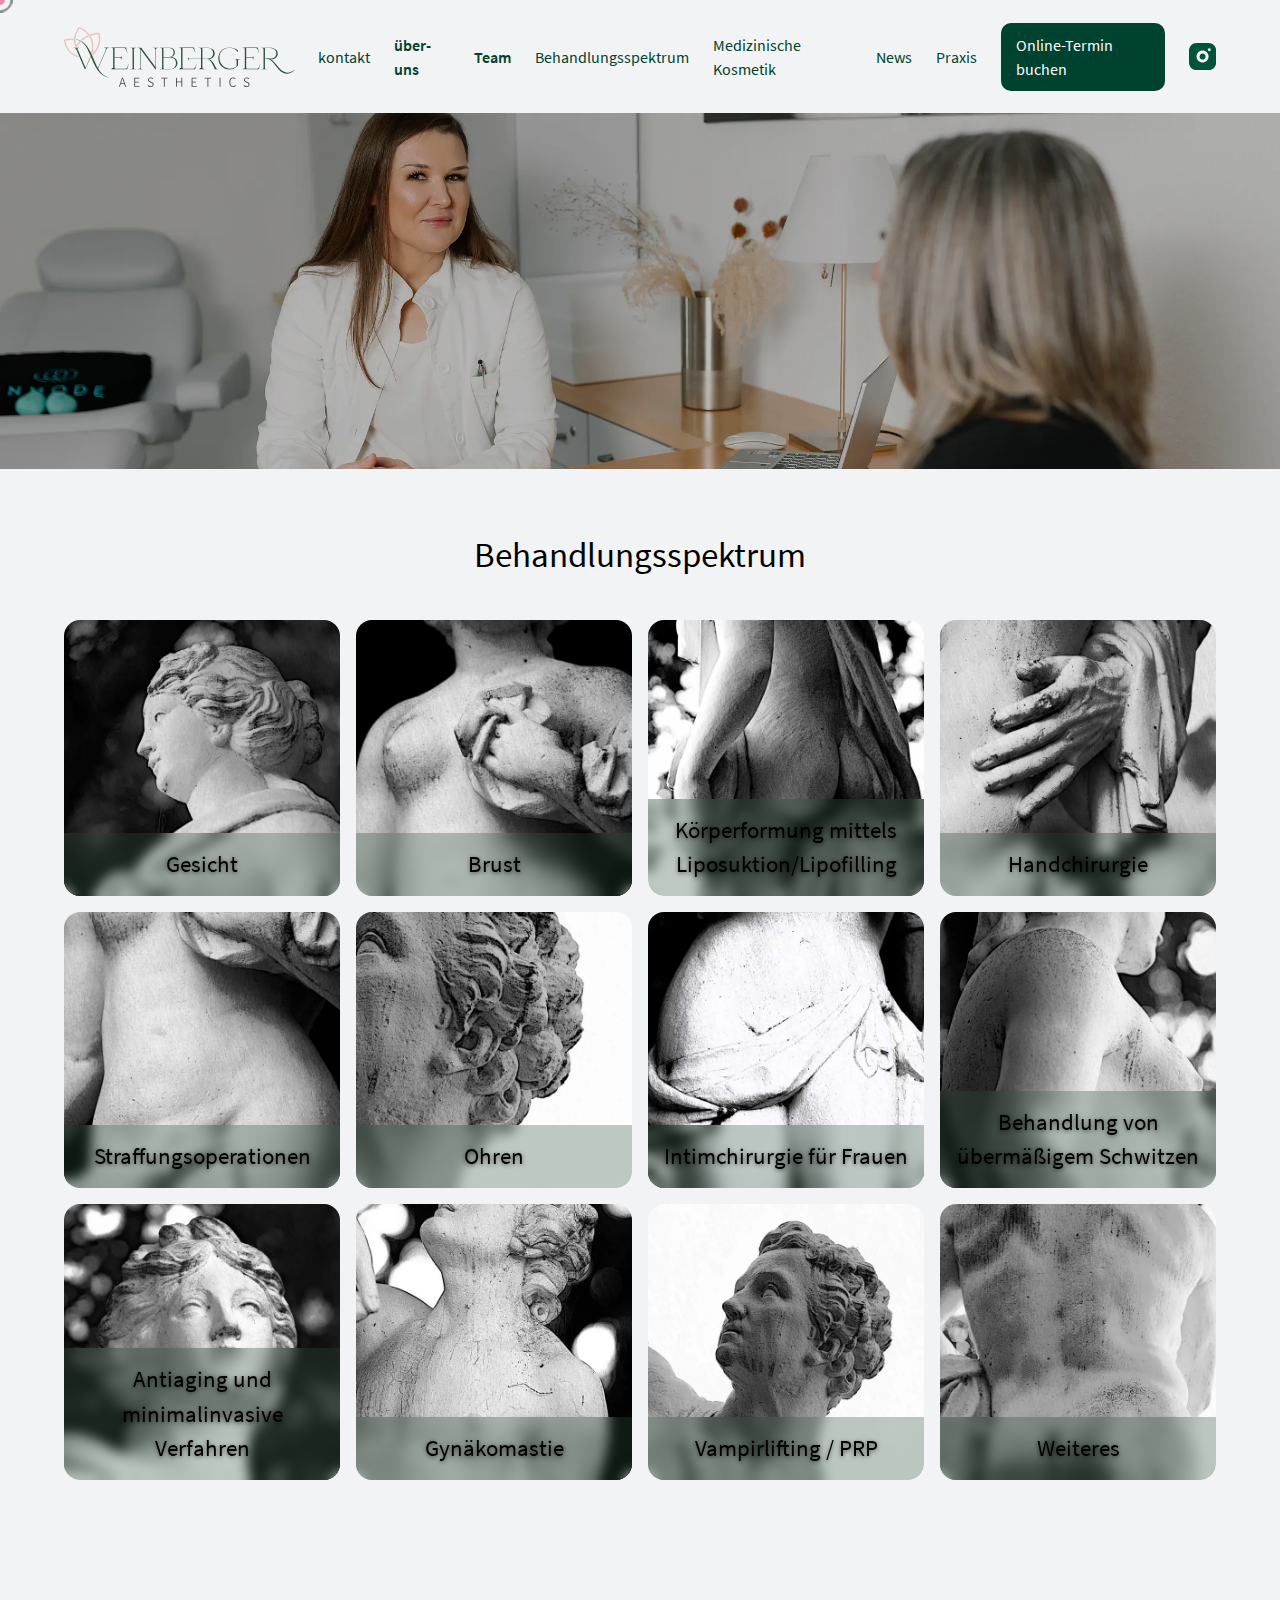
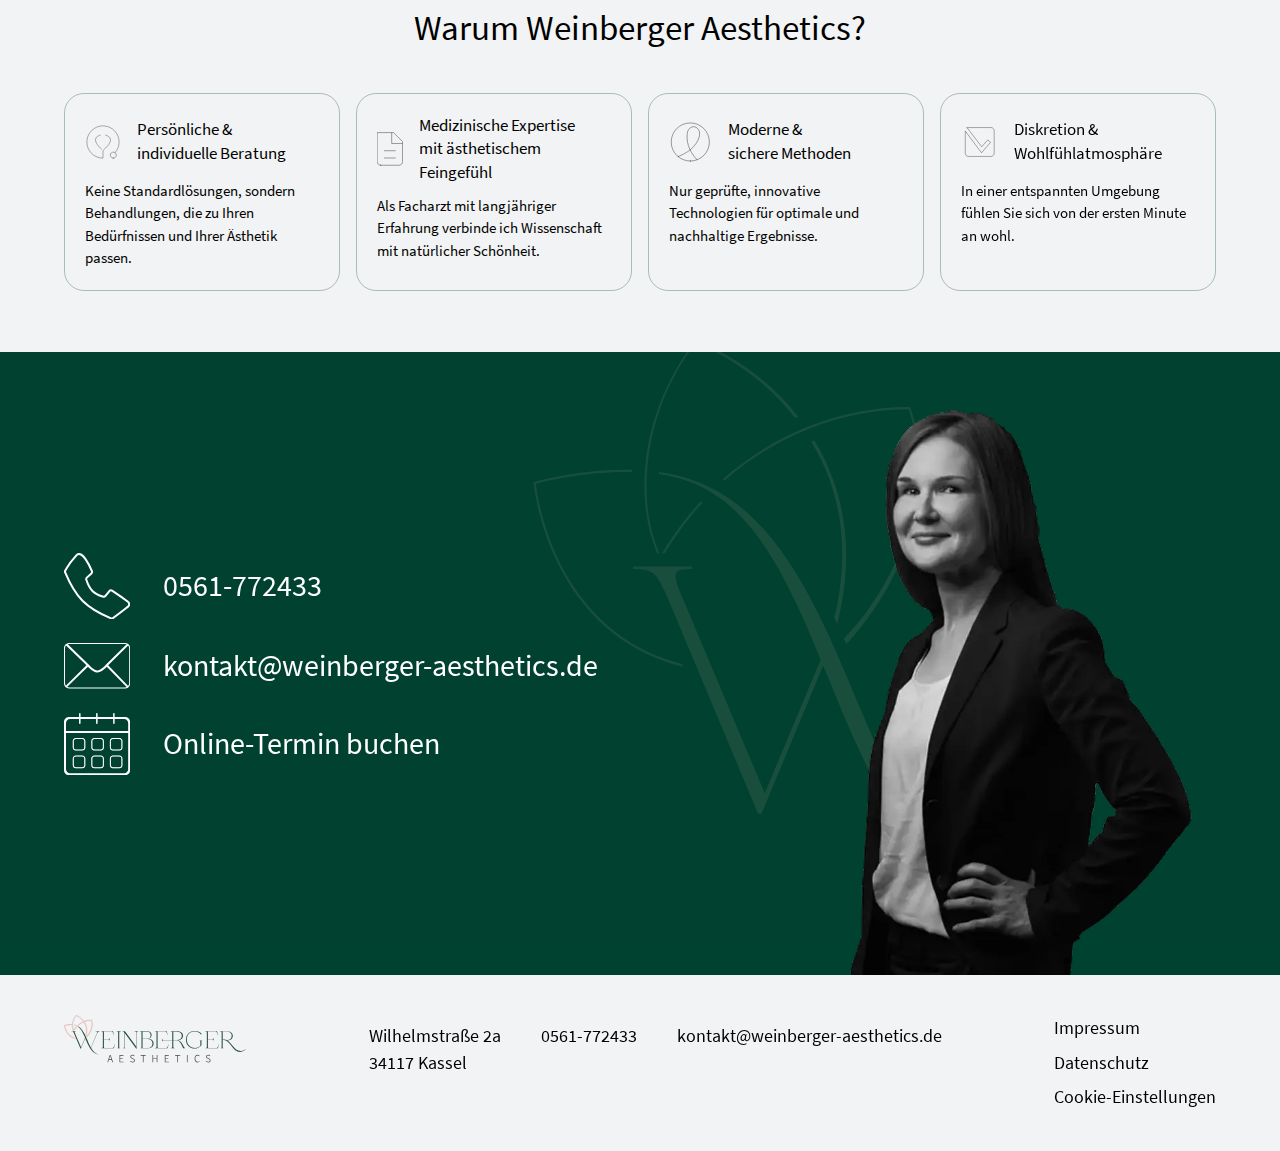
<file: tehandlungsspektrum.html>
<!DOCTYPE html>
<html lang="de">
  <head>
    <title>Behandlungsspektrum - Weinberger Aesthetics</title>
    <meta charset="UTF-8">
    <meta name="viewport" content="width=device-width, initial-scale=1.0">
    <link rel="stylesheet" href="./assets/css/splide.min.css">
    <link rel="stylesheet" href="./assets/css/style.css">
  </head>
  <body>
    <header class="header">
      <div class="container">
        <div class="header__inner"><a class="logo" href="/">
             <svg fill="none" xmlns="http://www.w3.org/2000/svg" viewBox="8.44 8.66 223.62 58.11"> <path d="M71.0346 44.5797L69.6177 49.5186H53.8428V49.2911C55.4171 49.2911 56.0468 49.2586 56.0468 47.7315V30.413C56.0468 28.8858 55.4171 28.8533 53.8428 28.8533V28.6259H68.5156L69.9325 33.5647L69.6806 33.6297C68.2952 29.0808 68.0433 28.9833 65.1465 28.9833H57.3693V38.3087H62.0923C63.5722 38.3087 63.9815 37.9837 64.2334 36.814H64.3909V40.1932H64.2334C63.9815 39.0235 63.5722 38.6986 62.0923 38.6986H57.3693V47.634C57.3693 48.9662 57.8416 49.0962 59.0066 49.1287H66.2486C69.4602 49.1287 69.4287 48.8687 70.7827 44.5147H71.0346V44.5797Z" fill="#2A513C"></path> <path d="M78.3712 49.3236V49.5511H72.6406V49.3236C74.215 49.3236 74.8447 49.2911 74.8447 47.764V30.4455C74.8447 28.9183 74.215 28.8858 72.6406 28.8858V28.6584H78.3712V28.8858C76.7969 28.8858 76.1671 28.9183 76.1671 30.4455V47.764C76.1671 49.2911 76.7969 49.3236 78.3712 49.3236Z" fill="#2A513C"></path> <path d="M79.9453 49.3236C81.0159 49.3236 82.1179 49.2911 82.1179 47.764V30.4455C82.1179 28.9183 80.9529 28.8858 79.9453 28.8858V28.6584H83.1885L97.0112 47.4066V30.4455C97.0112 28.9183 95.8147 28.8858 94.8071 28.8858V28.6584H99.6246V28.8858C98.5855 28.8858 97.4205 28.9183 97.4205 30.4455V48.0239H97.452V49.9085H97.0741L82.5902 30.283V47.764C82.5902 49.2911 83.7552 49.3236 84.7628 49.3236V49.5511H79.9768V49.3236H79.9453Z" fill="#2A513C"></path> <path d="M111.495 49.5511H101.23V49.3236C102.805 49.3236 103.403 49.2911 103.435 47.764V30.4455C103.435 28.9183 102.805 28.8858 101.23 28.8858V28.6584H110.771C117.005 28.6584 117.541 36.3916 112.377 37.7563C120.658 38.4711 120.374 49.5511 111.527 49.5511H111.495ZM104.757 29.0483V37.7238H110.739C115.935 37.7238 116.029 29.0483 110.739 29.0483H104.725H104.757ZM111.495 38.0812H104.757V47.764C104.757 49.0962 105.198 49.2261 106.394 49.2586H111.527C118.706 49.2586 118.832 38.0812 111.527 38.0812H111.495Z" fill="#2A513C"></path> <path d="M136.842 44.5472L135.457 49.4861H119.682V49.2586C121.256 49.2586 121.854 49.2261 121.854 47.699V30.3805C121.854 28.8533 121.256 28.8208 119.682 28.8208V28.5934H134.323L135.74 33.5322L135.52 33.5972C134.103 29.0483 133.851 28.9833 130.954 28.9833H123.208V47.6015C123.208 48.9337 123.649 49.0637 124.845 49.0962H132.056C135.268 49.0962 135.236 48.8362 136.622 44.4822H136.842V44.5472ZM157.245 49.3236V49.5186H154.506C153.152 46.5293 150.854 39.7383 146.634 39.7383H142.478V47.7315C142.478 49.2586 143.108 49.2911 144.682 49.2911V49.5186H138.952V49.2911C140.526 49.2911 141.156 49.2586 141.156 47.7315V39.7383H130.954C129.474 39.7383 129.033 40.0632 128.813 41.233H128.655V37.8862H128.813C129.033 38.991 129.411 39.3484 130.734 39.3809H141.156V30.4455C141.156 28.9183 140.526 28.8858 138.952 28.8858V28.6584H146.666C151.83 28.6584 154.38 30.8029 154.412 34.2146C154.412 37.1714 152.396 39.2184 148.366 39.6733C154.16 41.103 154.789 49.3561 157.277 49.3561L157.245 49.3236ZM142.478 39.3809H146.666C150.917 39.3809 152.9 37.0739 152.9 34.0521C152.9 31.0303 150.759 29.0483 146.666 29.0483H142.478V39.3809Z" fill="#2A513C"></path> <path d="M175.603 41.5579C175.603 40.0633 175.004 40.0308 173.43 40.0308V39.8033H179.161V40.0308C177.586 40.0308 176.957 40.0633 176.957 41.5579V46.0419C174.721 48.6088 171.604 49.8435 168.581 49.8435C163.165 49.8435 157.938 45.9444 157.938 38.991C157.938 32.0376 163.071 28.3984 168.738 28.3984C171.446 28.3984 174.343 29.2757 176.831 31.1278V32.8824H176.642C174.721 30.1205 171.604 28.7883 168.581 28.7883C163.764 28.7883 158.978 32.1026 158.978 38.2762C158.978 45.0346 164.078 48.9987 169.274 48.9987C171.478 48.9987 173.713 48.2839 175.603 46.7567V41.5579Z" fill="#2A513C"></path> <path d="M198.556 44.5797L197.139 49.5186H181.364V49.2911C182.939 49.2911 183.568 49.2586 183.568 47.7315V30.413C183.568 28.8858 182.939 28.8533 181.364 28.8533V28.6259H196.037L197.454 33.5647L197.202 33.6297C195.817 29.0808 195.565 28.9833 192.668 28.9833H184.891V38.3087H189.614C191.094 38.3087 191.503 37.9837 191.755 36.814H191.912V40.1932H191.755C191.503 39.0235 191.094 38.6986 189.614 38.6986H184.891V47.634C184.891 48.9662 185.363 49.0962 186.528 49.1287H193.77C196.982 49.1287 196.95 48.8687 198.304 44.5147H198.556V44.5797Z" fill="#2A513C"></path> <path d="M232.058 50.2984C228.973 52.9303 226.391 54.0025 224.124 54.0025C215.591 54.0025 211.718 39.2184 204.57 39.2184C204.098 39.2184 203.563 39.2834 203.028 39.4459V47.7965C203.028 49.3236 203.657 49.3561 205.232 49.3561V49.5835H199.501V49.3561C201.075 49.3561 201.705 49.3236 201.705 47.7965V30.4779C201.705 28.9508 201.075 28.9183 199.501 28.9183V28.6909H207.215C212.883 28.6909 215.433 31.2903 215.433 34.2471C215.433 38.4711 211.938 40.1932 208.443 39.7708C213.922 43.0201 217.732 52.8978 224.848 52.8978C226.863 52.8978 229.162 52.118 231.869 50.1359L232.027 50.2984H232.058ZM205.074 38.7635C205.483 38.7635 205.893 38.8285 206.334 38.8935C206.334 38.8935 206.397 38.8935 206.397 38.926C206.46 38.926 206.491 38.9585 206.554 38.9585L206.837 39.0235C206.837 39.0235 206.932 39.056 206.963 39.056C207.593 39.2184 208.254 39.2834 208.884 39.2834C211.718 39.2834 214.079 37.5938 214.079 34.1496C214.079 31.4202 211.97 29.0158 207.247 29.0158H203.059V39.056C203.752 38.8285 204.476 38.731 205.106 38.731L205.074 38.7635Z" fill="#2A513C"></path> <path d="M64.6743 57.7392H65.5875L68.5787 66.6096H67.6656L66.0283 61.5083C65.6819 60.4685 65.3985 59.5263 65.1152 58.4865H65.0522C64.7688 59.5587 64.4854 60.501 64.1391 61.5083L62.5017 66.6096H61.6201L64.6114 57.7392H64.6743ZM63.163 63.0354H67.0988V63.7503H63.163V63.0354Z" fill="#484A48"></path> <path d="M76.4814 57.7392H81.3619V58.4865H77.3316V61.5733H80.7322V62.3206H77.3316V65.8948H81.4878V66.6421H76.4814V57.7717V57.7392Z" fill="#484A48"></path> <path d="M89.3281 65.4399L89.8634 64.855C90.4931 65.5374 91.3748 65.9923 92.3509 65.9923C93.5788 65.9923 94.3345 65.3424 94.3345 64.3677C94.3345 63.3604 93.6733 63.0355 92.8232 62.6456L91.5322 62.0607C90.745 61.7033 89.7689 61.1184 89.7689 59.8187C89.7689 58.519 90.9025 57.5442 92.4138 57.5442C93.4529 57.5442 94.3345 58.0316 94.9013 58.6165L94.429 59.2013C93.8937 58.6815 93.2325 58.324 92.4138 58.324C91.3433 58.324 90.6506 58.8764 90.6506 59.7537C90.6506 60.696 91.4692 61.0534 92.1304 61.3458L93.4214 61.9307C94.3975 62.3856 95.2476 62.938 95.2476 64.3027C95.2476 65.6674 94.1456 66.7721 92.3823 66.7721C91.1229 66.7721 90.1153 66.2522 89.3911 65.4399H89.3281Z" fill="#484A48"></path> <path d="M105.135 58.4865H102.427V57.7392H108.693V58.4865H105.985V66.6421H105.135V58.4865Z" fill="#484A48"></path> <path d="M116.911 57.7392H117.761V61.5408H122.106V57.7392H122.957V66.6096H122.106V62.2881H117.761V66.6096H116.911V57.7392Z" fill="#484A48"></path> <path d="M132.024 57.7392H136.905V58.4865H132.875V61.5733H136.275V62.3206H132.875V65.8948H137.031V66.6421H132.024V57.7717V57.7392Z" fill="#484A48"></path> <path d="M147.39 58.4865H144.683V57.7392H150.948V58.4865H148.241V66.6421H147.39V58.4865Z" fill="#484A48"></path> <path d="M159.135 57.7392H159.985V66.6096H159.135V57.7392Z" fill="#484A48"></path> <path d="M168.549 62.1582C168.549 59.3313 170.123 57.5442 172.327 57.5442C173.366 57.5442 174.153 58.0641 174.657 58.6165L174.185 59.2013C173.713 58.6815 173.114 58.324 172.359 58.324C170.595 58.324 169.462 59.7862 169.462 62.1257C169.462 64.4651 170.564 65.9923 172.327 65.9923C173.177 65.9923 173.839 65.6349 174.437 64.9525L174.909 65.5049C174.248 66.3172 173.398 66.7721 172.296 66.7721C170.155 66.7721 168.58 65.0175 168.58 62.1582H168.549Z" fill="#484A48"></path> <path d="M182.246 65.4399L182.781 64.855C183.411 65.5374 184.293 65.9923 185.269 65.9923C186.497 65.9923 187.252 65.3424 187.252 64.3677C187.252 63.3604 186.591 63.0355 185.741 62.6456L184.45 62.0607C183.663 61.7033 182.687 61.1184 182.687 59.8187C182.687 58.519 183.82 57.5442 185.332 57.5442C186.371 57.5442 187.252 58.0316 187.819 58.6165L187.347 59.2013C186.812 58.6815 186.15 58.324 185.332 58.324C184.261 58.324 183.569 58.8764 183.569 59.7537C183.569 60.696 184.387 61.0534 185.048 61.3458L186.339 61.9307C187.315 62.3856 188.166 62.938 188.166 64.3027C188.166 65.6674 187.064 66.7721 185.3 66.7721C184.041 66.7721 183.033 66.2522 182.309 65.4399H182.246Z" fill="#484A48"></path> <path d="M49.2773 30.8679L41.563 48.9337C44.019 53.2552 47.0418 56.5695 51.5444 57.3493V57.5443C41.9724 55.8546 38.2254 46.1719 34.447 37.1714L28.9998 49.941H28.7164L20.5614 30.9004C19.7112 29.1783 19.4908 28.8859 17.7275 28.8859V28.6584H22.9543V28.8859C21.1281 28.8859 21.0966 29.1133 22.3246 31.9077L29.3462 48.1864L34.2896 36.6841C31.1094 29.1133 27.8033 22.1599 20.9392 20.8927C20.6558 20.8277 20.3409 20.7952 20.0576 20.7302C20.0576 20.6652 20.0576 20.6003 20.0576 20.5353C20.3095 20.5678 20.5928 20.6003 20.8447 20.6652C32.7782 22.7773 35.7065 38.2762 41.3741 48.4788L48.5216 31.7452C49.6866 29.0808 49.0569 28.8534 47.0732 28.8534V28.6259H52.3315V28.8534C50.6313 28.8534 50.1904 28.8534 49.3718 30.8029L49.2773 30.8679Z" fill="#2A513C"></path> <path d="M32.4922 15.9588L32.3379 16.0223H32.3369L32.3359 16.0233C32.3347 16.0238 32.3324 16.0243 32.3301 16.0252C32.3254 16.0271 32.3189 16.0306 32.3105 16.034C32.2939 16.0408 32.2705 16.0499 32.2441 16.0604C32.1926 16.0808 32.1244 16.1065 32.0713 16.1248L31.9043 16.1824L31.7949 16.0447C29.5636 13.2375 26.5789 11.0506 23.3164 9.72638C21.361 12.1978 20.0319 15.1559 19.4521 18.2703L19.4531 18.2713C19.3294 18.9734 19.2362 19.7087 19.1738 20.4129V20.6082L19.1729 20.616C19.0485 22.5724 19.2359 24.5538 19.8535 26.4022H19.8525C19.9789 26.7608 20.1004 27.103 20.25 27.4119L20.4248 27.7713H19.6719L19.6064 27.6199C19.4774 27.3202 19.3811 27.0535 19.2852 26.7567L19.1641 26.3836C18.5836 24.5175 18.366 22.5698 18.4844 20.5955V20.3963L18.4854 20.3875C18.7704 16.3035 20.4379 12.2587 22.8926 9.14435V8.9129H23.2832L23.3271 8.9295C26.8305 10.2771 30.0474 12.5776 32.4375 15.5701L32.4922 15.6385V15.9588Z" fill="#E4BEB9" stroke="#E4BEB9" stroke-width="0.5"></path> <path d="M33.8721 17.7085C34.2789 18.3754 34.6501 19.078 34.9844 19.8033L35.3066 20.5357L35.4658 20.9302C37.061 25.0151 36.9931 29.5 35.916 33.6919L35.7646 34.2827L35.458 33.7554C35.4025 33.66 35.3576 33.5571 35.3193 33.4702C35.279 33.3786 35.2449 33.3028 35.2061 33.2359L35.1543 33.147L35.1807 33.0474C35.8661 30.3787 36.0825 27.5533 35.6787 24.8286V24.8267C35.3376 22.3945 34.4692 20.1201 33.1953 18.0679L33.0293 17.8013L33.3262 17.6997C33.4276 17.6648 33.5019 17.6379 33.5449 17.6158L33.751 17.5093L33.8721 17.7085Z" fill="#E4BEB9" stroke="#E4BEB9" stroke-width="0.5"></path> <path d="M17.6396 20.155L17.8828 20.1628V20.8562L17.627 20.8503C13.8796 20.7618 10.4425 21.5398 9.44043 21.7937C9.56826 22.6714 10.0655 25.4169 11.5273 28.3181C13.0949 31.3661 16.0527 35.2086 21.5586 36.7243L22.0996 36.863L22.2227 36.8933L22.2715 37.0105L22.3662 37.238L22.5098 37.5837H22.0752L22.0469 37.5769C15.8433 36.1249 12.5499 31.9316 10.8916 28.6081C9.96809 26.7841 9.41869 25.0355 9.10059 23.739C8.9415 23.0905 8.84026 22.5538 8.77832 22.1765C8.74738 21.988 8.72629 21.8386 8.71289 21.7351C8.7062 21.6834 8.70141 21.6426 8.69824 21.614C8.69666 21.5997 8.69519 21.5876 8.69434 21.5788C8.69402 21.5758 8.69239 21.5577 8.69238 21.5427V21.195H8.97852L9.14648 21.153C9.27238 21.1211 9.45487 21.0755 9.68555 21.0212C10.1468 20.9127 10.803 20.7696 11.5996 20.6306C13.192 20.3526 15.3506 20.0894 17.6396 20.155Z" fill="#E4BEB9" stroke="#E4BEB9" stroke-width="0.5"></path> <path d="M24.2588 22.8197L24.0771 23.0111L24.2451 23.097L24.0166 23.3392C22.7713 24.6565 21.6793 26.137 20.71 27.6859L20.6357 27.804H19.8359L20.0635 27.4251C21.0488 25.7852 22.1926 24.2757 23.4961 22.8978L23.6025 22.9994L23.6465 22.8197H24.2588Z" fill="#E4BEB9" stroke="#E4BEB9" stroke-width="0.5"></path> <path d="M42.1045 14.6637H42.4102V14.9352C44.6914 21.2058 42.4438 28.1308 38.6445 33.1949L38.6357 33.2076L38.6016 33.2418C38.0914 33.9309 37.305 34.8727 36.6719 35.526L36.4004 35.8063L36.2598 35.442C36.1941 35.2725 36.1421 35.1423 36.0703 35.0436L35.9463 34.8737L36.0928 34.7233C36.5378 34.264 37.0354 33.7139 37.4795 33.1832L37.9023 32.6627C41.6139 27.8742 43.7951 21.3485 41.8213 15.3932C38.8626 15.4171 35.933 16.0244 33.1504 17.0973L33.1426 17.1002H33.1416C33.0405 17.135 32.9668 17.1611 32.9238 17.1832L32.9141 17.1881L32.9033 17.193C30.3789 18.2222 28.04 19.67 25.9492 21.441L25.8213 21.5494L25.6729 21.4723C25.6429 21.4568 25.6041 21.4371 25.5693 21.4166C25.5375 21.3978 25.49 21.3679 25.4502 21.3268L25.2656 21.1364L25.4668 20.9635C27.5957 19.1273 30.012 17.6177 32.6211 16.567L32.6328 16.5621L32.8516 16.4791L32.8623 16.4733L32.873 16.4694C34.7496 15.7144 36.721 15.1904 38.7549 14.8951C39.8659 14.7314 40.9833 14.6307 42.1045 14.6637Z" fill="#E4BEB9" stroke="#E4BEB9" stroke-width="0.5"></path> </svg></a><a class="mobile-btn btn btn-primary" href="https://www.doctolib.de/plastische-und-asthetische-chirurgie/kassel/katharina-weinberger?utm_campaign=website-button&amp;utm_source=katharina-weinberger-website-button&amp;utm_medium=referral&amp;utm_content=option-5&amp;utm_term=katharina-weinberger" target="_blank" rel="noopener noreferrer">Termin buchen</a>
          <button class="nav-toggle" type="button" aria-label="Menu"><span></span><span></span><span></span></button>
          <nav>
            <ul>
              <li><a href="kontakt.html">kontakt</a></li>
              <li><a class="active" href="über-uns.html">über-uns</a></li>
              <li><a class="active" href="team.html">Team</a></li>
              <li><a href="tehandlungsspektrum.html">Behandlungsspektrum</a></li>
              <li><a href="medizinische-kosmetik.html">Medizinische Kosmetik</a></li>
              <li><a href="news.html">News</a></li>
              <li><a href="praxis.html">Praxis</a></li>
              <li><a class="btn btn-primary" href="https://www.doctolib.de/plastische-und-asthetische-chirurgie/kassel/katharina-weinberger?utm_campaign=website-button&amp;utm_source=katharina-weinberger-website-button&amp;utm_medium=referral&amp;utm_content=option-5&amp;utm_term=katharina-weinberger" target="_blank" rel="noopener noreferrer">Online-Termin buchen</a></li>
              <li><a href="https://www.instagram.com/weinberger.aesthetics/" target="_blank" rel="noopener noreferrer">
                  <svg width="30" height="30" viewBox="0 0 30 30" fill="none" xmlns="http://www.w3.org/2000/svg">
                    <path d="M21.6667 0C23.8768 0 25.9964 0.877974 27.5592 2.44078C29.122 4.00358 30 6.1232 30 8.33333V21.6667C30 23.8768 29.122 25.9964 27.5592 27.5592C25.9964 29.122 23.8768 30 21.6667 30H8.33333C6.1232 30 4.00358 29.122 2.44078 27.5592C0.877974 25.9964 0 23.8768 0 21.6667V8.33333C0 6.1232 0.877974 4.00358 2.44078 2.44078C4.00358 0.877974 6.1232 0 8.33333 0H21.6667ZM15 8.33333C13.2319 8.33333 11.5362 9.03571 10.286 10.286C9.03571 11.5362 8.33333 13.2319 8.33333 15C8.33333 16.7681 9.03571 18.4638 10.286 19.714C11.5362 20.9643 13.2319 21.6667 15 21.6667C16.7681 21.6667 18.4638 20.9643 19.714 19.714C20.9643 18.4638 21.6667 16.7681 21.6667 15C21.6667 13.2319 20.9643 11.5362 19.714 10.286C18.4638 9.03571 16.7681 8.33333 15 8.33333ZM15 11.6667C15.8841 11.6667 16.7319 12.0179 17.357 12.643C17.9821 13.2681 18.3333 14.1159 18.3333 15C18.3333 15.8841 17.9821 16.7319 17.357 17.357C16.7319 17.9821 15.8841 18.3333 15 18.3333C14.1159 18.3333 13.2681 17.9821 12.643 17.357C12.0179 16.7319 11.6667 15.8841 11.6667 15C11.6667 14.1159 12.0179 13.2681 12.643 12.643C13.2681 12.0179 14.1159 11.6667 15 11.6667ZM22.5 5.83333C22.058 5.83333 21.6341 6.00893 21.3215 6.32149C21.0089 6.63405 20.8333 7.05797 20.8333 7.5C20.8333 7.94203 21.0089 8.36595 21.3215 8.67851C21.6341 8.99107 22.058 9.16667 22.5 9.16667C22.942 9.16667 23.366 8.99107 23.6785 8.67851C23.9911 8.36595 24.1667 7.94203 24.1667 7.5C24.1667 7.05797 23.9911 6.63405 23.6785 6.32149C23.366 6.00893 22.942 5.83333 22.5 5.83333Z" fill="#00533B"></path>
                  </svg></a></li>
            </ul>
          </nav>
        </div>
      </div>
    </header>
    <script>
      const toggle = document.querySelector('.nav-toggle');
      const nav = document.querySelector('.header nav');
      
      toggle.addEventListener('click', () => {
      toggle.classList.toggle('active');
      nav.classList.toggle('open');
      });
    </script>
    <main>
      <section class="hero-alt">
        <picture class="hero-alt_image">
          <source srcset="/assets/images/treatment-hero-mobile.webp" media="(max-width: 768px)">
          <source srcset="/assets/images/treatment-hero.webp" media="(min-width: 769px)"><img src="/assets/images/treatment-hero.webp" alt="Doctor with patient">
        </picture>
        <div class="hero-alt_overlay"></div>
      </section>
      <section class="section section--treatments"> 
        <div class="container">
          <div class="section-header">
            <h2 class="section-header__title section-header__title--sm">Behandlungsspektrum</h2>
          </div>
          <div class="treatments">
            <div class="treatments__grid"> 
              <div class="treatments__item"><a class="treatments__link" href="projekte.html#gesicht"><img class="treatments__image" src="/assets/images/treatment_gesicht.webp" alt="Gesicht">
                  <div class="treatments__label">Gesicht</div></a></div>
              <div class="treatments__item"><a class="treatments__link" href="projekte.html#brust"><img class="treatments__image" src="/assets/images/treatment_brust.webp" alt="Brust">
                  <div class="treatments__label">Brust</div></a></div>
              <div class="treatments__item"><a class="treatments__link" href="projekte.html#koerperformung"><img class="treatments__image" src="/assets/images/treatment_koerperformung.webp" alt="Körperformung mittels Liposuktion/Lipofilling">
                  <div class="treatments__label">Körperformung mittels Liposuktion/Lipofilling</div></a></div>
              <div class="treatments__item"><a class="treatments__link" href="projekte.html#handchirurgie"><img class="treatments__image" src="/assets/images/treatment_handchirurgie.webp" alt="Handchirurgie">
                  <div class="treatments__label">Handchirurgie</div></a></div>
              <div class="treatments__item"><a class="treatments__link" href="projekte.html#straffungsoperationen"><img class="treatments__image" src="/assets/images/treatment_straffungsoperationen.webp" alt="Straffungsoperationen">
                  <div class="treatments__label">Straffungsoperationen</div></a></div>
              <div class="treatments__item"><a class="treatments__link" href="projekte.html#ohren"><img class="treatments__image" src="/assets/images/treatment_ohren.webp" alt="Ohren">
                  <div class="treatments__label">Ohren</div></a></div>
              <div class="treatments__item"><a class="treatments__link" href="projekte.html#intimchirurgie"><img class="treatments__image" src="/assets/images/treatment_intimchirurgie.webp" alt="Intimchirurgie für Frauen">
                  <div class="treatments__label">Intimchirurgie für Frauen</div></a></div>
              <div class="treatments__item"><a class="treatments__link" href="projekte.html#schwitzen"><img class="treatments__image" src="/assets/images/treatment_schwitzen.webp" alt="Behandlung von übermäßigem Schwitzen">
                  <div class="treatments__label">Behandlung von übermäßigem Schwitzen</div></a></div>
              <div class="treatments__item"><a class="treatments__link" href="projekte.html#antiaging"><img class="treatments__image" src="/assets/images/treatment_antiaging.webp" alt="Antiaging und minimalinvasive Verfahren">
                  <div class="treatments__label">Antiaging und minimalinvasive Verfahren</div></a></div>
              <div class="treatments__item"><a class="treatments__link" href="projekte.html#gynaekomastie"><img class="treatments__image" src="/assets/images/treatment_gynaekomastie.webp" alt="Gynäkomastie">
                  <div class="treatments__label">Gynäkomastie</div></a></div>
              <div class="treatments__item"><a class="treatments__link" href="projekte.html#prp"><img class="treatments__image" src="/assets/images/treatment_prp.webp" alt="Vampirlifting / PRP">
                  <div class="treatments__label">Vampirlifting / PRP</div></a></div>
              <div class="treatments__item"><a class="treatments__link" href="projekte.html#weiteres"><img class="treatments__image" src="/assets/images/treatment_weiteres.webp" alt="Weiteres">
                  <div class="treatments__label">Weiteres</div></a></div>
            </div>
          </div>
        </div>
      </section>
      <section class="why">
        <div class="container">
          <div class="section-header why__header">
            <h2 class="section-header__title section-header__title--sm why__title">Warum Weinberger Aesthetics?</h2>
          </div>
          <div class="why__cards">
            <div class="why__card">
              <div class="why__card-header">
                <div class="why__icon"><svg width="56" height="56" viewBox="0 0 56 56" fill="none" xmlns="http://www.w3.org/2000/svg"> <path d="M32.0833 17.3053C43.8608 20.4611 41.1226 29.5203 30.2283 39.1429C28.5238 40.7063 27.9999 41.4354 27.9999 43.5063V53.0834C16.0334 53.0834 5.73292 44.6298 3.39842 32.8931C1.06392 21.1564 7.34526 9.40343 18.4006 4.82542C29.4559 0.247425 42.2076 4.11376 48.8553 14.0631C51.934 18.671 53.4001 24.1687 53.0246 29.6977C52.6491 35.2267 50.4532 40.4758 46.7798 44.6251" stroke="black" stroke-width="0.5" stroke-linecap="round" stroke-linejoin="round"/> <path d="M23.9167 17.3052C12.1392 20.461 14.8774 29.5213 25.7717 39.1428" stroke="black" stroke-width="0.5" stroke-linecap="round" stroke-linejoin="round"/> <path d="M44.0814 53.0833C41.5041 53.0833 39.4147 50.994 39.4147 48.4167C39.4147 45.8393 41.5041 43.75 44.0814 43.75C46.6587 43.75 48.748 45.8393 48.748 48.4167C48.748 50.994 46.6587 53.0833 44.0814 53.0833Z" stroke="black" stroke-width="0.5" stroke-linecap="round" stroke-linejoin="round"/> </svg>
                </div>
                <h3 class="why__card-title">Persönliche &amp; individuelle Beratung</h3>
              </div>
              <div class="why__card-content">
                <p class="why__card-text">Keine Standardlösungen, sondern Behandlungen, die zu Ihren Bedürfnissen und Ihrer Ästhetik passen.</p>
              </div>
            </div>
            <div class="why__card">
              <div class="why__card-header">
                <div class="why__icon"><svg width="35" height="44" viewBox="0 0 35 44" fill="none" xmlns="http://www.w3.org/2000/svg"> <path d="M5.06 43.54C3.78431 43.54 2.56087 43.0332 1.65882 42.1312C0.756766 41.2291 0.25 40.0057 0.25 38.73V0.25H21.895L33.92 12.275V38.73C33.92 40.0057 33.4132 41.2291 32.5112 42.1312C31.6091 43.0332 30.3857 43.54 29.11 43.54H5.06Z" stroke="black" stroke-width="0.5" stroke-linecap="round" stroke-linejoin="round"/> <path d="M19.4902 0.25V14.68H33.9202" stroke="black" stroke-width="0.5" stroke-linejoin="round"/> <path d="M9.87012 24.3003H24.3001M9.87012 33.9203H24.3001" stroke="black" stroke-width="0.5" stroke-linecap="round" stroke-linejoin="round"/> </svg>
                </div>
                <h3 class="why__card-title">Medizinische Expertise mit ästhetischem Feingefühl</h3>
              </div>
              <div class="why__card-content">
                <p class="why__card-text">Als Facharzt mit langjähriger Erfahrung verbinde ich Wissenschaft mit natürlicher Schönheit.</p>
              </div>
            </div>
            <div class="why__card">
              <div class="why__card-header">
                <div class="why__icon"><svg width="56" height="56" viewBox="0 0 56 56" fill="none" xmlns="http://www.w3.org/2000/svg"> <path d="M27.9999 53.0834C14.1468 53.0834 2.91658 41.8532 2.91658 28.0001C2.91658 14.1469 14.1468 2.91675 27.9999 2.91675C41.8531 2.91675 53.0833 14.1469 53.0833 28.0001C53.0833 41.8532 41.8531 53.0834 27.9999 53.0834Z" stroke="black" stroke-width="0.5" stroke-linecap="round" stroke-linejoin="round"/> <path d="M36.8865 51.4617C24.843 38.745 22.8083 25.7939 24.0578 16.52C25.0763 8.97169 31.5408 6.38752 35.6137 8.69402C39.6865 11.0005 42.4083 16.8875 38.0917 25.5722C32.9817 35.8494 25.1137 41.6314 11.9513 47.2792" stroke="black" stroke-width="0.5" stroke-linecap="round" stroke-linejoin="round"/> </svg>
                </div>
                <h3 class="why__card-title">Moderne &amp; sichere Methoden</h3>
              </div>
              <div class="why__card-content">
                <p class="why__card-text">Nur geprüfte, innovative Technologien für optimale und nachhaltige Ergebnisse.</p>
              </div>
            </div>
            <div class="why__card">
              <div class="why__card-header">
                <div class="why__icon"><svg width="56" height="56" viewBox="0 0 56 56" fill="none" xmlns="http://www.w3.org/2000/svg"> <path d="M9.24016 6.81341L30.9518 35.1284L40.0868 24.8617L44.1468 28.4784L30.7185 44.1468L6.41683 11.7017V44.9168C6.41683 47.4951 8.50516 49.5834 11.0835 49.5834H44.9168C47.4952 49.5834 49.5835 47.4951 49.5835 44.9168V11.0834C49.5835 8.50508 47.4952 6.41675 44.9168 6.41675H11.0835C10.4302 6.41675 9.80016 6.55675 9.24016 6.81341Z" stroke="black" stroke-width="0.5" stroke-linecap="round" stroke-linejoin="round"/> </svg>
                </div>
                <h3 class="why__card-title">Diskretion &amp; Wohlfühlatmosphäre</h3>
              </div>
              <div class="why__card-content">
                <p class="why__card-text">In einer entspannten Umgebung fühlen Sie sich von der ersten Minute an wohl.</p>
              </div>
            </div>
          </div>
        </div>
      </section>
      <section class="contact">
        <div class="container">
          <div class="contact__inner">
            <div class="contact__content">
              <div class="contact__item">
                <div class="contact__icon"><svg fill="none" xmlns="http://www.w3.org/2000/svg" viewBox="0 0 65.81 66.1"> <path d="M63.6638 53.3053C57.7337 57.9777 54.352 60.6855 48.6567 64.7355C48.105 65.1278 47.3799 65.21 46.7527 64.9552C21.6721 54.7667 11.4375 43.849 1.15406 19.2904C0.912281 18.713 0.957633 18.0435 1.27234 17.5024C5.03156 11.0385 5.25113 10.0727 12.2689 2.36439C17.9863 -3.91556 25.7299 13.248 27.7632 18.1175C28.0791 18.8743 27.8732 19.7296 27.2706 20.2859L22.7094 24.4963C22.1361 25.0255 21.9211 25.8427 22.1736 26.5809C25.6541 36.7544 29.5674 40.6957 38.3922 43.3396C39.5273 43.6797 40.7458 43.2682 41.486 42.343L45.1114 37.8112C45.7645 36.9949 46.9361 36.8192 47.7998 37.4082L57.2689 43.8644L63.5915 48.5231C65.1887 49.6999 65.2222 52.0774 63.6638 53.3053Z" stroke="white" stroke-width="2"></path> </svg></div><a class="contact__link" href="tel:0561772433">0561-772433</a>
              </div>
              <div class="contact__item">
                <div class="contact__icon"><svg fill="none" xmlns="http://www.w3.org/2000/svg" viewBox="0 0 64 44"> <path fill-rule="evenodd" clip-rule="evenodd" d="M4.92308 0C2.20414 1.00665e-07 2.53746e-07 2.23858 0 5V39C0 41.7614 2.20414 44 4.92308 44H59.0769C61.7959 44 64 41.7614 64 39V5C64 2.23858 61.7959 0 59.0769 0H4.92308ZM59.0769 1C61.2521 1 63.0154 2.79086 63.0154 5V39C63.0154 41.2091 61.2521 43 59.0769 43H4.92308C2.74793 43 0.984615 41.2091 0.984615 39V5C0.984615 2.79086 2.74793 1 4.92308 1H59.0769Z" fill="white"></path> <path d="M60.5538 1.29076L40.6365 20.8145L40.6173 20.8359L40.6154 20.8379C40.6136 20.8399 40.6108 20.844 40.6067 20.8486C40.5986 20.8578 40.586 20.8718 40.5692 20.8906C40.535 20.9289 40.4824 20.9866 40.4144 21.0605C40.2784 21.2085 40.0781 21.4222 39.825 21.6807C39.3173 22.1991 38.6016 22.8929 37.7702 23.5947C36.9363 24.2986 36.0018 24.9971 35.0558 25.5371C34.0998 26.0827 33.1929 26.431 32.4029 26.5039C31.6843 26.5702 30.8044 26.3284 29.8173 25.8164C28.8445 25.3118 27.8607 24.5935 26.9683 23.8398C26.0799 23.0896 25.3058 22.325 24.7529 21.7461C24.4773 21.4575 24.2578 21.2172 24.1087 21.0498C24.0342 20.9663 23.9771 20.901 23.9394 20.8574C23.9208 20.8359 23.9071 20.8191 23.8981 20.8086C23.8937 20.8034 23.8904 20.7992 23.8885 20.7969L23.8856 20.7939L23.8538 20.7559L23.8173 20.7217L3.44423 1H1.96923V2.33301L21.7221 21.4541L1.47692 41.5L1.96923 42L2.95385 42.5L23.1 22.8828C23.175 22.9631 23.2541 23.0494 23.3394 23.1387C23.925 23.7518 24.751 24.5691 25.7087 25.3779C26.6623 26.1833 27.771 27.0011 28.9212 27.5977C30.057 28.1868 31.3311 28.6116 32.5817 28.4961C33.7609 28.3872 34.9465 27.8946 36.0212 27.2812C37.1057 26.6622 38.1407 25.8834 39.0298 25.1328C39.9213 24.3802 40.6828 23.6415 41.2212 23.0918C41.2713 23.0406 41.3172 22.9883 41.3635 22.9404L61.0462 43L61.5385 42.5L62.5231 42L42.7375 21.5078L62.5231 2L61.0462 1L60.5538 1.29076Z" fill="white"></path> </svg></div><a class="contact__link" href="mailto:kontakt@weinberger-aesthetics.de">kontakt@weinberger-aesthetics.de</a>
              </div>
              <div class="contact__item">
                <div class="contact__icon"><svg fill="none" xmlns="http://www.w3.org/2000/svg" viewBox="0 0 66 62"> <path d="M5 4C2.23858 4 5.15422e-07 6.23858 0 9V57C4.83208e-08 59.7614 2.23858 62 5 62H61C63.7614 62 66 59.7614 66 57V9C66 6.23858 63.7614 4 61 4H5ZM60 6C62.2091 6 64 7.79086 64 10V56C64 58.2091 62.2091 60 60 60H6C3.79086 60 2 58.2091 2 56V10C2 7.79086 3.79086 6 6 6H60Z" fill="white"></path> <mask id="path-2-inside-1_14_78" fill="white"> <path d="M48.75 25C47.0931 25 45.75 26.3431 45.75 28V34.5C45.75 36.1569 47.0931 37.5 48.75 37.5H55.25C56.9069 37.5 58.25 36.1569 58.25 34.5V28C58.25 26.3431 56.9069 25 55.25 25H48.75ZM55.25 26C56.3546 26 57.25 26.8954 57.25 28V34.5C57.25 35.6046 56.3546 36.5 55.25 36.5H48.75C47.6454 36.5 46.75 35.6046 46.75 34.5V28C46.75 26.8954 47.6454 26 48.75 26H55.25Z"></path> </mask> <path d="M48.75 25C47.0931 25 45.75 26.3431 45.75 28V34.5C45.75 36.1569 47.0931 37.5 48.75 37.5H55.25C56.9069 37.5 58.25 36.1569 58.25 34.5V28C58.25 26.3431 56.9069 25 55.25 25H48.75ZM55.25 26C56.3546 26 57.25 26.8954 57.25 28V34.5C57.25 35.6046 56.3546 36.5 55.25 36.5H48.75C47.6454 36.5 46.75 35.6046 46.75 34.5V28C46.75 26.8954 47.6454 26 48.75 26H55.25Z" fill="white"></path> <path d="M45.75 28L45.55 28V28L45.75 28ZM48.75 37.5L48.75 37.7H48.75L48.75 37.5ZM58.25 34.5L58.45 34.5V34.5L58.25 34.5ZM55.25 25L55.25 24.8H55.25L55.25 25ZM57.25 28L57.45 28V28H57.25ZM55.25 36.5L55.25 36.7H55.25V36.5ZM46.75 34.5L46.55 34.5V34.5H46.75ZM48.75 26L48.75 25.8H48.75V26ZM48.75 25V25.2C47.2036 25.2 45.95 26.4536 45.95 28L45.75 28L45.55 28C45.55 26.2327 46.9827 24.8 48.75 24.8V25ZM45.75 28H45.95V34.5H45.75H45.55V28H45.75ZM45.75 34.5H45.95C45.95 36.0464 47.2036 37.3 48.75 37.3L48.75 37.5L48.75 37.7C46.9827 37.7 45.55 36.2673 45.55 34.5H45.75ZM48.75 37.5V37.3H55.25V37.5V37.7H48.75V37.5ZM55.25 37.5V37.3C56.7964 37.3 58.05 36.0464 58.05 34.5L58.25 34.5L58.45 34.5C58.45 36.2673 57.0173 37.7 55.25 37.7V37.5ZM58.25 34.5H58.05V28H58.25H58.45V34.5H58.25ZM58.25 28H58.05C58.05 26.4536 56.7964 25.2 55.25 25.2L55.25 25L55.25 24.8C57.0173 24.8 58.45 26.2327 58.45 28H58.25ZM55.25 25V25.2H48.75V25V24.8H55.25V25ZM55.25 26V25.8C56.465 25.8 57.45 26.785 57.45 28L57.25 28L57.05 28C57.05 27.0059 56.2441 26.2 55.25 26.2V26ZM57.25 28H57.45V34.5H57.25H57.05V28H57.25ZM57.25 34.5H57.45C57.45 35.715 56.465 36.7 55.25 36.7L55.25 36.5L55.25 36.3C56.2441 36.3 57.05 35.4941 57.05 34.5H57.25ZM55.25 36.5V36.7H48.75V36.5V36.3H55.25V36.5ZM48.75 36.5V36.7C47.535 36.7 46.55 35.715 46.55 34.5L46.75 34.5L46.95 34.5C46.95 35.4941 47.7559 36.3 48.75 36.3V36.5ZM46.75 34.5H46.55V28H46.75H46.95V34.5H46.75ZM46.75 28H46.55C46.55 26.785 47.535 25.8 48.75 25.8L48.75 26L48.75 26.2C47.7559 26.2 46.95 27.0059 46.95 28H46.75ZM48.75 26V25.8H55.25V26V26.2H48.75V26Z" fill="white" mask="url(#path-2-inside-1_14_78)"></path> <mask id="path-4-inside-2_14_78" fill="white"> <path d="M30.25 25C28.5931 25 27.25 26.3431 27.25 28V34.5C27.25 36.1569 28.5931 37.5 30.25 37.5H36.75C38.4069 37.5 39.75 36.1569 39.75 34.5V28C39.75 26.3431 38.4069 25 36.75 25H30.25ZM36.75 26C37.8546 26 38.75 26.8954 38.75 28V34.5C38.75 35.6046 37.8546 36.5 36.75 36.5H30.25C29.1454 36.5 28.25 35.6046 28.25 34.5V28C28.25 26.8954 29.1454 26 30.25 26H36.75Z"></path> </mask> <path d="M30.25 25C28.5931 25 27.25 26.3431 27.25 28V34.5C27.25 36.1569 28.5931 37.5 30.25 37.5H36.75C38.4069 37.5 39.75 36.1569 39.75 34.5V28C39.75 26.3431 38.4069 25 36.75 25H30.25ZM36.75 26C37.8546 26 38.75 26.8954 38.75 28V34.5C38.75 35.6046 37.8546 36.5 36.75 36.5H30.25C29.1454 36.5 28.25 35.6046 28.25 34.5V28C28.25 26.8954 29.1454 26 30.25 26H36.75Z" fill="white"></path> <path d="M27.25 28L27.05 28V28L27.25 28ZM30.25 37.5L30.25 37.7H30.25L30.25 37.5ZM39.75 34.5L39.95 34.5V34.5L39.75 34.5ZM36.75 25L36.75 24.8H36.75L36.75 25ZM38.75 28L38.95 28V28H38.75ZM36.75 36.5L36.75 36.7H36.75V36.5ZM28.25 34.5L28.05 34.5V34.5H28.25ZM30.25 26L30.25 25.8H30.25V26ZM30.25 25V25.2C28.7036 25.2 27.45 26.4536 27.45 28L27.25 28L27.05 28C27.05 26.2327 28.4827 24.8 30.25 24.8V25ZM27.25 28H27.45V34.5H27.25H27.05V28H27.25ZM27.25 34.5H27.45C27.45 36.0464 28.7036 37.3 30.25 37.3L30.25 37.5L30.25 37.7C28.4827 37.7 27.05 36.2673 27.05 34.5H27.25ZM30.25 37.5V37.3H36.75V37.5V37.7H30.25V37.5ZM36.75 37.5V37.3C38.2964 37.3 39.55 36.0464 39.55 34.5L39.75 34.5L39.95 34.5C39.95 36.2673 38.5173 37.7 36.75 37.7V37.5ZM39.75 34.5H39.55V28H39.75H39.95V34.5H39.75ZM39.75 28H39.55C39.55 26.4536 38.2964 25.2 36.75 25.2L36.75 25L36.75 24.8C38.5173 24.8 39.95 26.2327 39.95 28H39.75ZM36.75 25V25.2H30.25V25V24.8H36.75V25ZM36.75 26V25.8C37.965 25.8 38.95 26.785 38.95 28L38.75 28L38.55 28C38.55 27.0059 37.7441 26.2 36.75 26.2V26ZM38.75 28H38.95V34.5H38.75H38.55V28H38.75ZM38.75 34.5H38.95C38.95 35.715 37.965 36.7 36.75 36.7L36.75 36.5L36.75 36.3C37.7441 36.3 38.55 35.4941 38.55 34.5H38.75ZM36.75 36.5V36.7H30.25V36.5V36.3H36.75V36.5ZM30.25 36.5V36.7C29.035 36.7 28.05 35.715 28.05 34.5L28.25 34.5L28.45 34.5C28.45 35.4941 29.2559 36.3 30.25 36.3V36.5ZM28.25 34.5H28.05V28H28.25H28.45V34.5H28.25ZM28.25 28H28.05C28.05 26.785 29.035 25.8 30.25 25.8L30.25 26L30.25 26.2C29.2559 26.2 28.45 27.0059 28.45 28H28.25ZM30.25 26V25.8H36.75V26V26.2H30.25V26Z" fill="white" mask="url(#path-4-inside-2_14_78)"></path> <mask id="path-6-inside-3_14_78" fill="white"> <path d="M11.75 25C10.0931 25 8.75 26.3431 8.75 28V34.5C8.75 36.1569 10.0931 37.5 11.75 37.5H18.25C19.9069 37.5 21.25 36.1569 21.25 34.5V28C21.25 26.3431 19.9069 25 18.25 25H11.75ZM18.25 26C19.3546 26 20.25 26.8954 20.25 28V34.5C20.25 35.6046 19.3546 36.5 18.25 36.5H11.75C10.6454 36.5 9.75 35.6046 9.75 34.5V28C9.75 26.8954 10.6454 26 11.75 26H18.25Z"></path> </mask> <path d="M11.75 25C10.0931 25 8.75 26.3431 8.75 28V34.5C8.75 36.1569 10.0931 37.5 11.75 37.5H18.25C19.9069 37.5 21.25 36.1569 21.25 34.5V28C21.25 26.3431 19.9069 25 18.25 25H11.75ZM18.25 26C19.3546 26 20.25 26.8954 20.25 28V34.5C20.25 35.6046 19.3546 36.5 18.25 36.5H11.75C10.6454 36.5 9.75 35.6046 9.75 34.5V28C9.75 26.8954 10.6454 26 11.75 26H18.25Z" fill="white"></path> <path d="M8.75 28L8.55 28V28L8.75 28ZM11.75 37.5L11.75 37.7H11.75L11.75 37.5ZM21.25 34.5L21.45 34.5V34.5L21.25 34.5ZM18.25 25L18.25 24.8H18.25L18.25 25ZM20.25 28L20.45 28V28H20.25ZM18.25 36.5L18.25 36.7H18.25V36.5ZM9.75 34.5L9.55 34.5V34.5H9.75ZM11.75 26L11.75 25.8H11.75V26ZM11.75 25V25.2C10.2036 25.2 8.95 26.4536 8.95 28L8.75 28L8.55 28C8.55 26.2327 9.98269 24.8 11.75 24.8V25ZM8.75 28H8.95V34.5H8.75H8.55V28H8.75ZM8.75 34.5H8.95C8.95 36.0464 10.2036 37.3 11.75 37.3L11.75 37.5L11.75 37.7C9.98269 37.7 8.55 36.2673 8.55 34.5H8.75ZM11.75 37.5V37.3H18.25V37.5V37.7H11.75V37.5ZM18.25 37.5V37.3C19.7964 37.3 21.05 36.0464 21.05 34.5L21.25 34.5L21.45 34.5C21.45 36.2673 20.0173 37.7 18.25 37.7V37.5ZM21.25 34.5H21.05V28H21.25H21.45V34.5H21.25ZM21.25 28H21.05C21.05 26.4536 19.7964 25.2 18.25 25.2L18.25 25L18.25 24.8C20.0173 24.8 21.45 26.2327 21.45 28H21.25ZM18.25 25V25.2H11.75V25V24.8H18.25V25ZM18.25 26V25.8C19.465 25.8 20.45 26.785 20.45 28L20.25 28L20.05 28C20.05 27.0059 19.2441 26.2 18.25 26.2V26ZM20.25 28H20.45V34.5H20.25H20.05V28H20.25ZM20.25 34.5H20.45C20.45 35.715 19.465 36.7 18.25 36.7L18.25 36.5L18.25 36.3C19.2441 36.3 20.05 35.4941 20.05 34.5H20.25ZM18.25 36.5V36.7H11.75V36.5V36.3H18.25V36.5ZM11.75 36.5V36.7C10.535 36.7 9.55 35.715 9.55 34.5L9.75 34.5L9.95 34.5C9.95 35.4941 10.7559 36.3 11.75 36.3V36.5ZM9.75 34.5H9.55V28H9.75H9.95V34.5H9.75ZM9.75 28H9.55C9.55 26.785 10.535 25.8 11.75 25.8L11.75 26L11.75 26.2C10.7559 26.2 9.95 27.0059 9.95 28H9.75ZM11.75 26V25.8H18.25V26V26.2H11.75V26Z" fill="white" mask="url(#path-6-inside-3_14_78)"></path> <mask id="path-8-inside-4_14_78" fill="white"> <path d="M48.75 42.5C47.0931 42.5 45.75 43.8431 45.75 45.5V52C45.75 53.6569 47.0931 55 48.75 55H55.25C56.9069 55 58.25 53.6569 58.25 52V45.5C58.25 43.8431 56.9069 42.5 55.25 42.5H48.75ZM55.25 43.5C56.3546 43.5 57.25 44.3954 57.25 45.5V52C57.25 53.1046 56.3546 54 55.25 54H48.75C47.6454 54 46.75 53.1046 46.75 52V45.5C46.75 44.3954 47.6454 43.5 48.75 43.5H55.25Z"></path> </mask> <path d="M48.75 42.5C47.0931 42.5 45.75 43.8431 45.75 45.5V52C45.75 53.6569 47.0931 55 48.75 55H55.25C56.9069 55 58.25 53.6569 58.25 52V45.5C58.25 43.8431 56.9069 42.5 55.25 42.5H48.75ZM55.25 43.5C56.3546 43.5 57.25 44.3954 57.25 45.5V52C57.25 53.1046 56.3546 54 55.25 54H48.75C47.6454 54 46.75 53.1046 46.75 52V45.5C46.75 44.3954 47.6454 43.5 48.75 43.5H55.25Z" fill="white"></path> <path d="M45.75 45.5L45.55 45.5V45.5L45.75 45.5ZM48.75 55L48.75 55.2H48.75L48.75 55ZM58.25 52L58.45 52V52L58.25 52ZM55.25 42.5L55.25 42.3H55.25L55.25 42.5ZM57.25 45.5L57.45 45.5V45.5H57.25ZM55.25 54L55.25 54.2H55.25V54ZM46.75 52L46.55 52V52H46.75ZM48.75 43.5L48.75 43.3H48.75V43.5ZM48.75 42.5V42.7C47.2036 42.7 45.95 43.9536 45.95 45.5L45.75 45.5L45.55 45.5C45.55 43.7327 46.9827 42.3 48.75 42.3V42.5ZM45.75 45.5H45.95V52H45.75H45.55V45.5H45.75ZM45.75 52H45.95C45.95 53.5464 47.2036 54.8 48.75 54.8L48.75 55L48.75 55.2C46.9827 55.2 45.55 53.7673 45.55 52H45.75ZM48.75 55V54.8H55.25V55V55.2H48.75V55ZM55.25 55V54.8C56.7964 54.8 58.05 53.5464 58.05 52L58.25 52L58.45 52C58.45 53.7673 57.0173 55.2 55.25 55.2V55ZM58.25 52H58.05V45.5H58.25H58.45V52H58.25ZM58.25 45.5H58.05C58.05 43.9536 56.7964 42.7 55.25 42.7L55.25 42.5L55.25 42.3C57.0173 42.3 58.45 43.7327 58.45 45.5H58.25ZM55.25 42.5V42.7H48.75V42.5V42.3H55.25V42.5ZM55.25 43.5V43.3C56.465 43.3 57.45 44.285 57.45 45.5L57.25 45.5L57.05 45.5C57.05 44.5059 56.2441 43.7 55.25 43.7V43.5ZM57.25 45.5H57.45V52H57.25H57.05V45.5H57.25ZM57.25 52H57.45C57.45 53.215 56.465 54.2 55.25 54.2L55.25 54L55.25 53.8C56.2441 53.8 57.05 52.9941 57.05 52H57.25ZM55.25 54V54.2H48.75V54V53.8H55.25V54ZM48.75 54V54.2C47.535 54.2 46.55 53.215 46.55 52L46.75 52L46.95 52C46.95 52.9941 47.7559 53.8 48.75 53.8V54ZM46.75 52H46.55V45.5H46.75H46.95V52H46.75ZM46.75 45.5H46.55C46.55 44.285 47.535 43.3 48.75 43.3L48.75 43.5L48.75 43.7C47.7559 43.7 46.95 44.5059 46.95 45.5H46.75ZM48.75 43.5V43.3H55.25V43.5V43.7H48.75V43.5Z" fill="white" mask="url(#path-8-inside-4_14_78)"></path> <mask id="path-10-inside-5_14_78" fill="white"> <path d="M30.25 42.5C28.5931 42.5 27.25 43.8431 27.25 45.5V52C27.25 53.6569 28.5931 55 30.25 55H36.75C38.4069 55 39.75 53.6569 39.75 52V45.5C39.75 43.8431 38.4069 42.5 36.75 42.5H30.25ZM36.75 43.5C37.8546 43.5 38.75 44.3954 38.75 45.5V52C38.75 53.1046 37.8546 54 36.75 54H30.25C29.1454 54 28.25 53.1046 28.25 52V45.5C28.25 44.3954 29.1454 43.5 30.25 43.5H36.75Z"></path> </mask> <path d="M30.25 42.5C28.5931 42.5 27.25 43.8431 27.25 45.5V52C27.25 53.6569 28.5931 55 30.25 55H36.75C38.4069 55 39.75 53.6569 39.75 52V45.5C39.75 43.8431 38.4069 42.5 36.75 42.5H30.25ZM36.75 43.5C37.8546 43.5 38.75 44.3954 38.75 45.5V52C38.75 53.1046 37.8546 54 36.75 54H30.25C29.1454 54 28.25 53.1046 28.25 52V45.5C28.25 44.3954 29.1454 43.5 30.25 43.5H36.75Z" fill="white"></path> <path d="M27.25 45.5L27.05 45.5V45.5L27.25 45.5ZM30.25 55L30.25 55.2H30.25L30.25 55ZM39.75 52L39.95 52V52L39.75 52ZM36.75 42.5L36.75 42.3H36.75L36.75 42.5ZM38.75 45.5L38.95 45.5V45.5H38.75ZM36.75 54L36.75 54.2H36.75V54ZM28.25 52L28.05 52V52H28.25ZM30.25 43.5L30.25 43.3H30.25V43.5ZM30.25 42.5V42.7C28.7036 42.7 27.45 43.9536 27.45 45.5L27.25 45.5L27.05 45.5C27.05 43.7327 28.4827 42.3 30.25 42.3V42.5ZM27.25 45.5H27.45V52H27.25H27.05V45.5H27.25ZM27.25 52H27.45C27.45 53.5464 28.7036 54.8 30.25 54.8L30.25 55L30.25 55.2C28.4827 55.2 27.05 53.7673 27.05 52H27.25ZM30.25 55V54.8H36.75V55V55.2H30.25V55ZM36.75 55V54.8C38.2964 54.8 39.55 53.5464 39.55 52L39.75 52L39.95 52C39.95 53.7673 38.5173 55.2 36.75 55.2V55ZM39.75 52H39.55V45.5H39.75H39.95V52H39.75ZM39.75 45.5H39.55C39.55 43.9536 38.2964 42.7 36.75 42.7L36.75 42.5L36.75 42.3C38.5173 42.3 39.95 43.7327 39.95 45.5H39.75ZM36.75 42.5V42.7H30.25V42.5V42.3H36.75V42.5ZM36.75 43.5V43.3C37.965 43.3 38.95 44.285 38.95 45.5L38.75 45.5L38.55 45.5C38.55 44.5059 37.7441 43.7 36.75 43.7V43.5ZM38.75 45.5H38.95V52H38.75H38.55V45.5H38.75ZM38.75 52H38.95C38.95 53.215 37.965 54.2 36.75 54.2L36.75 54L36.75 53.8C37.7441 53.8 38.55 52.9941 38.55 52H38.75ZM36.75 54V54.2H30.25V54V53.8H36.75V54ZM30.25 54V54.2C29.035 54.2 28.05 53.215 28.05 52L28.25 52L28.45 52C28.45 52.9941 29.2559 53.8 30.25 53.8V54ZM28.25 52H28.05V45.5H28.25H28.45V52H28.25ZM28.25 45.5H28.05C28.05 44.285 29.035 43.3 30.25 43.3L30.25 43.5L30.25 43.7C29.2559 43.7 28.45 44.5059 28.45 45.5H28.25ZM30.25 43.5V43.3H36.75V43.5V43.7H30.25V43.5Z" fill="white" mask="url(#path-10-inside-5_14_78)"></path> <mask id="path-12-inside-6_14_78" fill="white"> <path d="M11.75 42.5C10.0931 42.5 8.75 43.8431 8.75 45.5V52C8.75 53.6569 10.0931 55 11.75 55H18.25C19.9069 55 21.25 53.6569 21.25 52V45.5C21.25 43.8431 19.9069 42.5 18.25 42.5H11.75ZM18.25 43.5C19.3546 43.5 20.25 44.3954 20.25 45.5V52C20.25 53.1046 19.3546 54 18.25 54H11.75C10.6454 54 9.75 53.1046 9.75 52V45.5C9.75 44.3954 10.6454 43.5 11.75 43.5H18.25Z"></path> </mask> <path d="M11.75 42.5C10.0931 42.5 8.75 43.8431 8.75 45.5V52C8.75 53.6569 10.0931 55 11.75 55H18.25C19.9069 55 21.25 53.6569 21.25 52V45.5C21.25 43.8431 19.9069 42.5 18.25 42.5H11.75ZM18.25 43.5C19.3546 43.5 20.25 44.3954 20.25 45.5V52C20.25 53.1046 19.3546 54 18.25 54H11.75C10.6454 54 9.75 53.1046 9.75 52V45.5C9.75 44.3954 10.6454 43.5 11.75 43.5H18.25Z" fill="white"></path> <path d="M8.75 45.5L8.55 45.5V45.5L8.75 45.5ZM11.75 55L11.75 55.2H11.75L11.75 55ZM21.25 52L21.45 52V52L21.25 52ZM18.25 42.5L18.25 42.3H18.25L18.25 42.5ZM20.25 45.5L20.45 45.5V45.5H20.25ZM18.25 54L18.25 54.2H18.25V54ZM9.75 52L9.55 52V52H9.75ZM11.75 43.5L11.75 43.3H11.75V43.5ZM11.75 42.5V42.7C10.2036 42.7 8.95 43.9536 8.95 45.5L8.75 45.5L8.55 45.5C8.55 43.7327 9.98269 42.3 11.75 42.3V42.5ZM8.75 45.5H8.95V52H8.75H8.55V45.5H8.75ZM8.75 52H8.95C8.95 53.5464 10.2036 54.8 11.75 54.8L11.75 55L11.75 55.2C9.98269 55.2 8.55 53.7673 8.55 52H8.75ZM11.75 55V54.8H18.25V55V55.2H11.75V55ZM18.25 55V54.8C19.7964 54.8 21.05 53.5464 21.05 52L21.25 52L21.45 52C21.45 53.7673 20.0173 55.2 18.25 55.2V55ZM21.25 52H21.05V45.5H21.25H21.45V52H21.25ZM21.25 45.5H21.05C21.05 43.9536 19.7964 42.7 18.25 42.7L18.25 42.5L18.25 42.3C20.0173 42.3 21.45 43.7327 21.45 45.5H21.25ZM18.25 42.5V42.7H11.75V42.5V42.3H18.25V42.5ZM18.25 43.5V43.3C19.465 43.3 20.45 44.285 20.45 45.5L20.25 45.5L20.05 45.5C20.05 44.5059 19.2441 43.7 18.25 43.7V43.5ZM20.25 45.5H20.45V52H20.25H20.05V45.5H20.25ZM20.25 52H20.45C20.45 53.215 19.465 54.2 18.25 54.2L18.25 54L18.25 53.8C19.2441 53.8 20.05 52.9941 20.05 52H20.25ZM18.25 54V54.2H11.75V54V53.8H18.25V54ZM11.75 54V54.2C10.535 54.2 9.55 53.215 9.55 52L9.75 52L9.95 52C9.95 52.9941 10.7559 53.8 11.75 53.8V54ZM9.75 52H9.55V45.5H9.75H9.95V52H9.75ZM9.75 45.5H9.55C9.55 44.285 10.535 43.3 11.75 43.3L11.75 43.5L11.75 43.7C10.7559 43.7 9.95 44.5059 9.95 45.5H9.75ZM11.75 43.5V43.3H18.25V43.5V43.7H11.75V43.5Z" fill="white" mask="url(#path-12-inside-6_14_78)"></path> <line x1="2" y1="19" x2="65" y2="19" stroke="white" stroke-width="2"></line> <line x1="49.75" y1="0.75" x2="49.75" y2="10.25" stroke="white" stroke-width="1.5" stroke-linecap="round"></line> <line x1="32.75" y1="0.75" x2="32.75" y2="10.25" stroke="white" stroke-width="1.5" stroke-linecap="round"></line> <line x1="15.75" y1="0.75" x2="15.75" y2="10.25" stroke="white" stroke-width="1.5" stroke-linecap="round"></line> </svg></div><a class="contact__link contact__link--button" href="https://www.doctolib.de/plastische-und-asthetische-chirurgie/kassel/katharina-weinberger?utm_campaign=website-button&amp;utm_source=katharina-weinberger-website-button&amp;utm_medium=referral&amp;utm_content=option-5&amp;utm_term=katharina-weinberger" target="_blank" rel="noopener noreferrer">Online-Termin buchen</a>
              </div>
            </div>
            <div class="contact__image"><img src="/assets/images/contact_girl.webp" alt="Weinberger Aesthetics Mitarbeiterin"></div>
          </div>
        </div>
      </section>
    </main>
    <script src="./assets/js/splide.min.js"></script>
    <script src="./assets/js/lenis.min.js"></script>
    <script src="./assets/js/main.js"></script>
    <footer class="footer">
      <div class="container">
        <div class="footer__inner">
          <div class="footer__logo"><svg fill="none" xmlns="http://www.w3.org/2000/svg" viewBox="8.44 8.66 223.62 58.11"> <path d="M71.0346 44.5797L69.6177 49.5186H53.8428V49.2911C55.4171 49.2911 56.0468 49.2586 56.0468 47.7315V30.413C56.0468 28.8858 55.4171 28.8533 53.8428 28.8533V28.6259H68.5156L69.9325 33.5647L69.6806 33.6297C68.2952 29.0808 68.0433 28.9833 65.1465 28.9833H57.3693V38.3087H62.0923C63.5722 38.3087 63.9815 37.9837 64.2334 36.814H64.3909V40.1932H64.2334C63.9815 39.0235 63.5722 38.6986 62.0923 38.6986H57.3693V47.634C57.3693 48.9662 57.8416 49.0962 59.0066 49.1287H66.2486C69.4602 49.1287 69.4287 48.8687 70.7827 44.5147H71.0346V44.5797Z" fill="#2A513C"></path> <path d="M78.3712 49.3236V49.5511H72.6406V49.3236C74.215 49.3236 74.8447 49.2911 74.8447 47.764V30.4455C74.8447 28.9183 74.215 28.8858 72.6406 28.8858V28.6584H78.3712V28.8858C76.7969 28.8858 76.1671 28.9183 76.1671 30.4455V47.764C76.1671 49.2911 76.7969 49.3236 78.3712 49.3236Z" fill="#2A513C"></path> <path d="M79.9453 49.3236C81.0159 49.3236 82.1179 49.2911 82.1179 47.764V30.4455C82.1179 28.9183 80.9529 28.8858 79.9453 28.8858V28.6584H83.1885L97.0112 47.4066V30.4455C97.0112 28.9183 95.8147 28.8858 94.8071 28.8858V28.6584H99.6246V28.8858C98.5855 28.8858 97.4205 28.9183 97.4205 30.4455V48.0239H97.452V49.9085H97.0741L82.5902 30.283V47.764C82.5902 49.2911 83.7552 49.3236 84.7628 49.3236V49.5511H79.9768V49.3236H79.9453Z" fill="#2A513C"></path> <path d="M111.495 49.5511H101.23V49.3236C102.805 49.3236 103.403 49.2911 103.435 47.764V30.4455C103.435 28.9183 102.805 28.8858 101.23 28.8858V28.6584H110.771C117.005 28.6584 117.541 36.3916 112.377 37.7563C120.658 38.4711 120.374 49.5511 111.527 49.5511H111.495ZM104.757 29.0483V37.7238H110.739C115.935 37.7238 116.029 29.0483 110.739 29.0483H104.725H104.757ZM111.495 38.0812H104.757V47.764C104.757 49.0962 105.198 49.2261 106.394 49.2586H111.527C118.706 49.2586 118.832 38.0812 111.527 38.0812H111.495Z" fill="#2A513C"></path> <path d="M136.842 44.5472L135.457 49.4861H119.682V49.2586C121.256 49.2586 121.854 49.2261 121.854 47.699V30.3805C121.854 28.8533 121.256 28.8208 119.682 28.8208V28.5934H134.323L135.74 33.5322L135.52 33.5972C134.103 29.0483 133.851 28.9833 130.954 28.9833H123.208V47.6015C123.208 48.9337 123.649 49.0637 124.845 49.0962H132.056C135.268 49.0962 135.236 48.8362 136.622 44.4822H136.842V44.5472ZM157.245 49.3236V49.5186H154.506C153.152 46.5293 150.854 39.7383 146.634 39.7383H142.478V47.7315C142.478 49.2586 143.108 49.2911 144.682 49.2911V49.5186H138.952V49.2911C140.526 49.2911 141.156 49.2586 141.156 47.7315V39.7383H130.954C129.474 39.7383 129.033 40.0632 128.813 41.233H128.655V37.8862H128.813C129.033 38.991 129.411 39.3484 130.734 39.3809H141.156V30.4455C141.156 28.9183 140.526 28.8858 138.952 28.8858V28.6584H146.666C151.83 28.6584 154.38 30.8029 154.412 34.2146C154.412 37.1714 152.396 39.2184 148.366 39.6733C154.16 41.103 154.789 49.3561 157.277 49.3561L157.245 49.3236ZM142.478 39.3809H146.666C150.917 39.3809 152.9 37.0739 152.9 34.0521C152.9 31.0303 150.759 29.0483 146.666 29.0483H142.478V39.3809Z" fill="#2A513C"></path> <path d="M175.603 41.5579C175.603 40.0633 175.004 40.0308 173.43 40.0308V39.8033H179.161V40.0308C177.586 40.0308 176.957 40.0633 176.957 41.5579V46.0419C174.721 48.6088 171.604 49.8435 168.581 49.8435C163.165 49.8435 157.938 45.9444 157.938 38.991C157.938 32.0376 163.071 28.3984 168.738 28.3984C171.446 28.3984 174.343 29.2757 176.831 31.1278V32.8824H176.642C174.721 30.1205 171.604 28.7883 168.581 28.7883C163.764 28.7883 158.978 32.1026 158.978 38.2762C158.978 45.0346 164.078 48.9987 169.274 48.9987C171.478 48.9987 173.713 48.2839 175.603 46.7567V41.5579Z" fill="#2A513C"></path> <path d="M198.556 44.5797L197.139 49.5186H181.364V49.2911C182.939 49.2911 183.568 49.2586 183.568 47.7315V30.413C183.568 28.8858 182.939 28.8533 181.364 28.8533V28.6259H196.037L197.454 33.5647L197.202 33.6297C195.817 29.0808 195.565 28.9833 192.668 28.9833H184.891V38.3087H189.614C191.094 38.3087 191.503 37.9837 191.755 36.814H191.912V40.1932H191.755C191.503 39.0235 191.094 38.6986 189.614 38.6986H184.891V47.634C184.891 48.9662 185.363 49.0962 186.528 49.1287H193.77C196.982 49.1287 196.95 48.8687 198.304 44.5147H198.556V44.5797Z" fill="#2A513C"></path> <path d="M232.058 50.2984C228.973 52.9303 226.391 54.0025 224.124 54.0025C215.591 54.0025 211.718 39.2184 204.57 39.2184C204.098 39.2184 203.563 39.2834 203.028 39.4459V47.7965C203.028 49.3236 203.657 49.3561 205.232 49.3561V49.5835H199.501V49.3561C201.075 49.3561 201.705 49.3236 201.705 47.7965V30.4779C201.705 28.9508 201.075 28.9183 199.501 28.9183V28.6909H207.215C212.883 28.6909 215.433 31.2903 215.433 34.2471C215.433 38.4711 211.938 40.1932 208.443 39.7708C213.922 43.0201 217.732 52.8978 224.848 52.8978C226.863 52.8978 229.162 52.118 231.869 50.1359L232.027 50.2984H232.058ZM205.074 38.7635C205.483 38.7635 205.893 38.8285 206.334 38.8935C206.334 38.8935 206.397 38.8935 206.397 38.926C206.46 38.926 206.491 38.9585 206.554 38.9585L206.837 39.0235C206.837 39.0235 206.932 39.056 206.963 39.056C207.593 39.2184 208.254 39.2834 208.884 39.2834C211.718 39.2834 214.079 37.5938 214.079 34.1496C214.079 31.4202 211.97 29.0158 207.247 29.0158H203.059V39.056C203.752 38.8285 204.476 38.731 205.106 38.731L205.074 38.7635Z" fill="#2A513C"></path> <path d="M64.6743 57.7392H65.5875L68.5787 66.6096H67.6656L66.0283 61.5083C65.6819 60.4685 65.3985 59.5263 65.1152 58.4865H65.0522C64.7688 59.5587 64.4854 60.501 64.1391 61.5083L62.5017 66.6096H61.6201L64.6114 57.7392H64.6743ZM63.163 63.0354H67.0988V63.7503H63.163V63.0354Z" fill="#484A48"></path> <path d="M76.4814 57.7392H81.3619V58.4865H77.3316V61.5733H80.7322V62.3206H77.3316V65.8948H81.4878V66.6421H76.4814V57.7717V57.7392Z" fill="#484A48"></path> <path d="M89.3281 65.4399L89.8634 64.855C90.4931 65.5374 91.3748 65.9923 92.3509 65.9923C93.5788 65.9923 94.3345 65.3424 94.3345 64.3677C94.3345 63.3604 93.6733 63.0355 92.8232 62.6456L91.5322 62.0607C90.745 61.7033 89.7689 61.1184 89.7689 59.8187C89.7689 58.519 90.9025 57.5442 92.4138 57.5442C93.4529 57.5442 94.3345 58.0316 94.9013 58.6165L94.429 59.2013C93.8937 58.6815 93.2325 58.324 92.4138 58.324C91.3433 58.324 90.6506 58.8764 90.6506 59.7537C90.6506 60.696 91.4692 61.0534 92.1304 61.3458L93.4214 61.9307C94.3975 62.3856 95.2476 62.938 95.2476 64.3027C95.2476 65.6674 94.1456 66.7721 92.3823 66.7721C91.1229 66.7721 90.1153 66.2522 89.3911 65.4399H89.3281Z" fill="#484A48"></path> <path d="M105.135 58.4865H102.427V57.7392H108.693V58.4865H105.985V66.6421H105.135V58.4865Z" fill="#484A48"></path> <path d="M116.911 57.7392H117.761V61.5408H122.106V57.7392H122.957V66.6096H122.106V62.2881H117.761V66.6096H116.911V57.7392Z" fill="#484A48"></path> <path d="M132.024 57.7392H136.905V58.4865H132.875V61.5733H136.275V62.3206H132.875V65.8948H137.031V66.6421H132.024V57.7717V57.7392Z" fill="#484A48"></path> <path d="M147.39 58.4865H144.683V57.7392H150.948V58.4865H148.241V66.6421H147.39V58.4865Z" fill="#484A48"></path> <path d="M159.135 57.7392H159.985V66.6096H159.135V57.7392Z" fill="#484A48"></path> <path d="M168.549 62.1582C168.549 59.3313 170.123 57.5442 172.327 57.5442C173.366 57.5442 174.153 58.0641 174.657 58.6165L174.185 59.2013C173.713 58.6815 173.114 58.324 172.359 58.324C170.595 58.324 169.462 59.7862 169.462 62.1257C169.462 64.4651 170.564 65.9923 172.327 65.9923C173.177 65.9923 173.839 65.6349 174.437 64.9525L174.909 65.5049C174.248 66.3172 173.398 66.7721 172.296 66.7721C170.155 66.7721 168.58 65.0175 168.58 62.1582H168.549Z" fill="#484A48"></path> <path d="M182.246 65.4399L182.781 64.855C183.411 65.5374 184.293 65.9923 185.269 65.9923C186.497 65.9923 187.252 65.3424 187.252 64.3677C187.252 63.3604 186.591 63.0355 185.741 62.6456L184.45 62.0607C183.663 61.7033 182.687 61.1184 182.687 59.8187C182.687 58.519 183.82 57.5442 185.332 57.5442C186.371 57.5442 187.252 58.0316 187.819 58.6165L187.347 59.2013C186.812 58.6815 186.15 58.324 185.332 58.324C184.261 58.324 183.569 58.8764 183.569 59.7537C183.569 60.696 184.387 61.0534 185.048 61.3458L186.339 61.9307C187.315 62.3856 188.166 62.938 188.166 64.3027C188.166 65.6674 187.064 66.7721 185.3 66.7721C184.041 66.7721 183.033 66.2522 182.309 65.4399H182.246Z" fill="#484A48"></path> <path d="M49.2773 30.8679L41.563 48.9337C44.019 53.2552 47.0418 56.5695 51.5444 57.3493V57.5443C41.9724 55.8546 38.2254 46.1719 34.447 37.1714L28.9998 49.941H28.7164L20.5614 30.9004C19.7112 29.1783 19.4908 28.8859 17.7275 28.8859V28.6584H22.9543V28.8859C21.1281 28.8859 21.0966 29.1133 22.3246 31.9077L29.3462 48.1864L34.2896 36.6841C31.1094 29.1133 27.8033 22.1599 20.9392 20.8927C20.6558 20.8277 20.3409 20.7952 20.0576 20.7302C20.0576 20.6652 20.0576 20.6003 20.0576 20.5353C20.3095 20.5678 20.5928 20.6003 20.8447 20.6652C32.7782 22.7773 35.7065 38.2762 41.3741 48.4788L48.5216 31.7452C49.6866 29.0808 49.0569 28.8534 47.0732 28.8534V28.6259H52.3315V28.8534C50.6313 28.8534 50.1904 28.8534 49.3718 30.8029L49.2773 30.8679Z" fill="#2A513C"></path> <path d="M32.4922 15.9588L32.3379 16.0223H32.3369L32.3359 16.0233C32.3347 16.0238 32.3324 16.0243 32.3301 16.0252C32.3254 16.0271 32.3189 16.0306 32.3105 16.034C32.2939 16.0408 32.2705 16.0499 32.2441 16.0604C32.1926 16.0808 32.1244 16.1065 32.0713 16.1248L31.9043 16.1824L31.7949 16.0447C29.5636 13.2375 26.5789 11.0506 23.3164 9.72638C21.361 12.1978 20.0319 15.1559 19.4521 18.2703L19.4531 18.2713C19.3294 18.9734 19.2362 19.7087 19.1738 20.4129V20.6082L19.1729 20.616C19.0485 22.5724 19.2359 24.5538 19.8535 26.4022H19.8525C19.9789 26.7608 20.1004 27.103 20.25 27.4119L20.4248 27.7713H19.6719L19.6064 27.6199C19.4774 27.3202 19.3811 27.0535 19.2852 26.7567L19.1641 26.3836C18.5836 24.5175 18.366 22.5698 18.4844 20.5955V20.3963L18.4854 20.3875C18.7704 16.3035 20.4379 12.2587 22.8926 9.14435V8.9129H23.2832L23.3271 8.9295C26.8305 10.2771 30.0474 12.5776 32.4375 15.5701L32.4922 15.6385V15.9588Z" fill="#E4BEB9" stroke="#E4BEB9" stroke-width="0.5"></path> <path d="M33.8721 17.7085C34.2789 18.3754 34.6501 19.078 34.9844 19.8033L35.3066 20.5357L35.4658 20.9302C37.061 25.0151 36.9931 29.5 35.916 33.6919L35.7646 34.2827L35.458 33.7554C35.4025 33.66 35.3576 33.5571 35.3193 33.4702C35.279 33.3786 35.2449 33.3028 35.2061 33.2359L35.1543 33.147L35.1807 33.0474C35.8661 30.3787 36.0825 27.5533 35.6787 24.8286V24.8267C35.3376 22.3945 34.4692 20.1201 33.1953 18.0679L33.0293 17.8013L33.3262 17.6997C33.4276 17.6648 33.5019 17.6379 33.5449 17.6158L33.751 17.5093L33.8721 17.7085Z" fill="#E4BEB9" stroke="#E4BEB9" stroke-width="0.5"></path> <path d="M17.6396 20.155L17.8828 20.1628V20.8562L17.627 20.8503C13.8796 20.7618 10.4425 21.5398 9.44043 21.7937C9.56826 22.6714 10.0655 25.4169 11.5273 28.3181C13.0949 31.3661 16.0527 35.2086 21.5586 36.7243L22.0996 36.863L22.2227 36.8933L22.2715 37.0105L22.3662 37.238L22.5098 37.5837H22.0752L22.0469 37.5769C15.8433 36.1249 12.5499 31.9316 10.8916 28.6081C9.96809 26.7841 9.41869 25.0355 9.10059 23.739C8.9415 23.0905 8.84026 22.5538 8.77832 22.1765C8.74738 21.988 8.72629 21.8386 8.71289 21.7351C8.7062 21.6834 8.70141 21.6426 8.69824 21.614C8.69666 21.5997 8.69519 21.5876 8.69434 21.5788C8.69402 21.5758 8.69239 21.5577 8.69238 21.5427V21.195H8.97852L9.14648 21.153C9.27238 21.1211 9.45487 21.0755 9.68555 21.0212C10.1468 20.9127 10.803 20.7696 11.5996 20.6306C13.192 20.3526 15.3506 20.0894 17.6396 20.155Z" fill="#E4BEB9" stroke="#E4BEB9" stroke-width="0.5"></path> <path d="M24.2588 22.8197L24.0771 23.0111L24.2451 23.097L24.0166 23.3392C22.7713 24.6565 21.6793 26.137 20.71 27.6859L20.6357 27.804H19.8359L20.0635 27.4251C21.0488 25.7852 22.1926 24.2757 23.4961 22.8978L23.6025 22.9994L23.6465 22.8197H24.2588Z" fill="#E4BEB9" stroke="#E4BEB9" stroke-width="0.5"></path> <path d="M42.1045 14.6637H42.4102V14.9352C44.6914 21.2058 42.4438 28.1308 38.6445 33.1949L38.6357 33.2076L38.6016 33.2418C38.0914 33.9309 37.305 34.8727 36.6719 35.526L36.4004 35.8063L36.2598 35.442C36.1941 35.2725 36.1421 35.1423 36.0703 35.0436L35.9463 34.8737L36.0928 34.7233C36.5378 34.264 37.0354 33.7139 37.4795 33.1832L37.9023 32.6627C41.6139 27.8742 43.7951 21.3485 41.8213 15.3932C38.8626 15.4171 35.933 16.0244 33.1504 17.0973L33.1426 17.1002H33.1416C33.0405 17.135 32.9668 17.1611 32.9238 17.1832L32.9141 17.1881L32.9033 17.193C30.3789 18.2222 28.04 19.67 25.9492 21.441L25.8213 21.5494L25.6729 21.4723C25.6429 21.4568 25.6041 21.4371 25.5693 21.4166C25.5375 21.3978 25.49 21.3679 25.4502 21.3268L25.2656 21.1364L25.4668 20.9635C27.5957 19.1273 30.012 17.6177 32.6211 16.567L32.6328 16.5621L32.8516 16.4791L32.8623 16.4733L32.873 16.4694C34.7496 15.7144 36.721 15.1904 38.7549 14.8951C39.8659 14.7314 40.9833 14.6307 42.1045 14.6637Z" fill="#E4BEB9" stroke="#E4BEB9" stroke-width="0.5"></path> </svg></div>
          <div class="footer__contact">
            <div class="footer__item">
              <div class="footer__icon"><i class="icon-location"></i></div>
              <div class="footer__text"><span>Wilhelmstraße 2a</span><span>34117 Kassel</span></div>
            </div>
            <div class="footer__item">
              <div class="footer__icon"><i class="icon-phone"></i></div>
              <div class="footer__text">0561-772433</div>
            </div>
            <div class="footer__item">
              <div class="footer__icon"><i class="icon-mail"></i></div><a class="footer__link" href="mailto:kontakt@weinberger-aesthetics.de">kontakt@weinberger-aesthetics.de</a>
            </div>
          </div>
          <div class="footer__links"><a class="footer__link" href="/impressum">Impressum</a><a class="footer__link" href="/datenschutz">Datenschutz</a><a class="footer__link" href="#">Cookie-Einstellungen</a></div>
        </div>
      </div>
    </footer>
  </body>
</html>
</file>
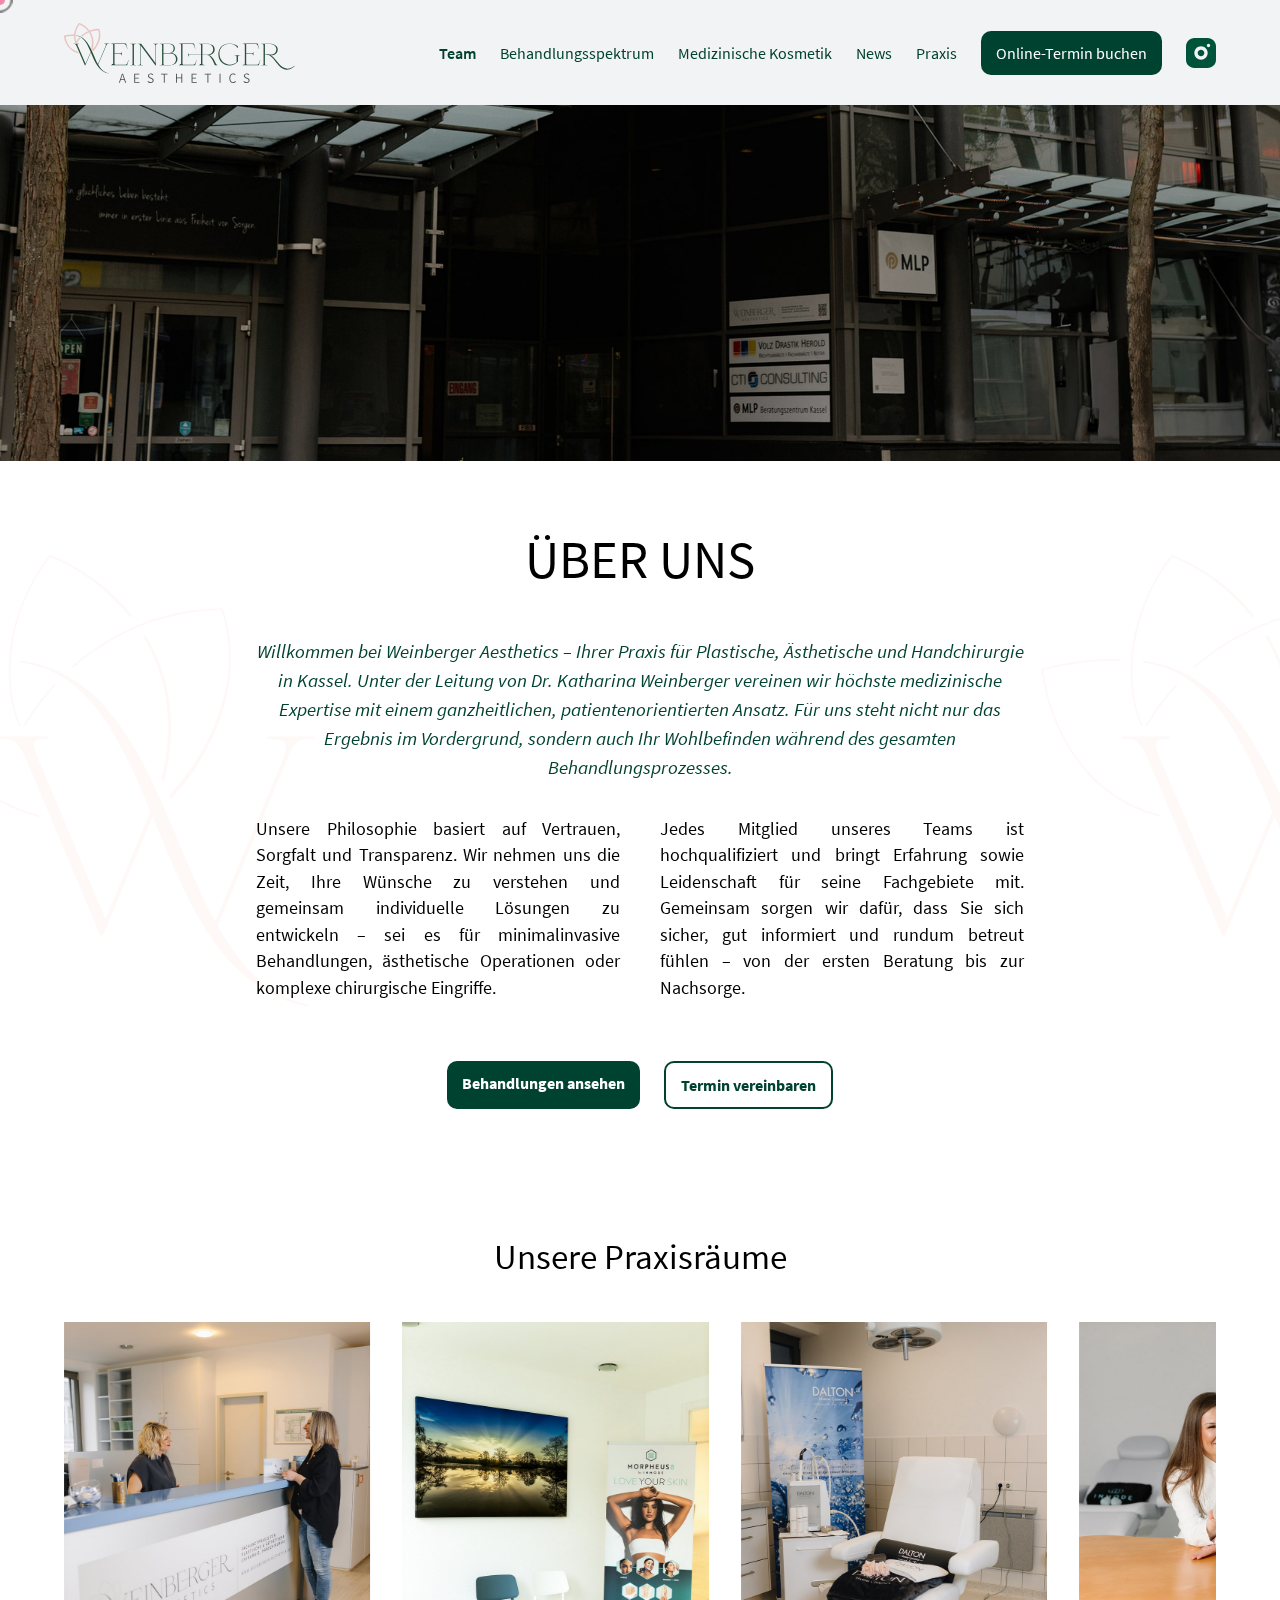
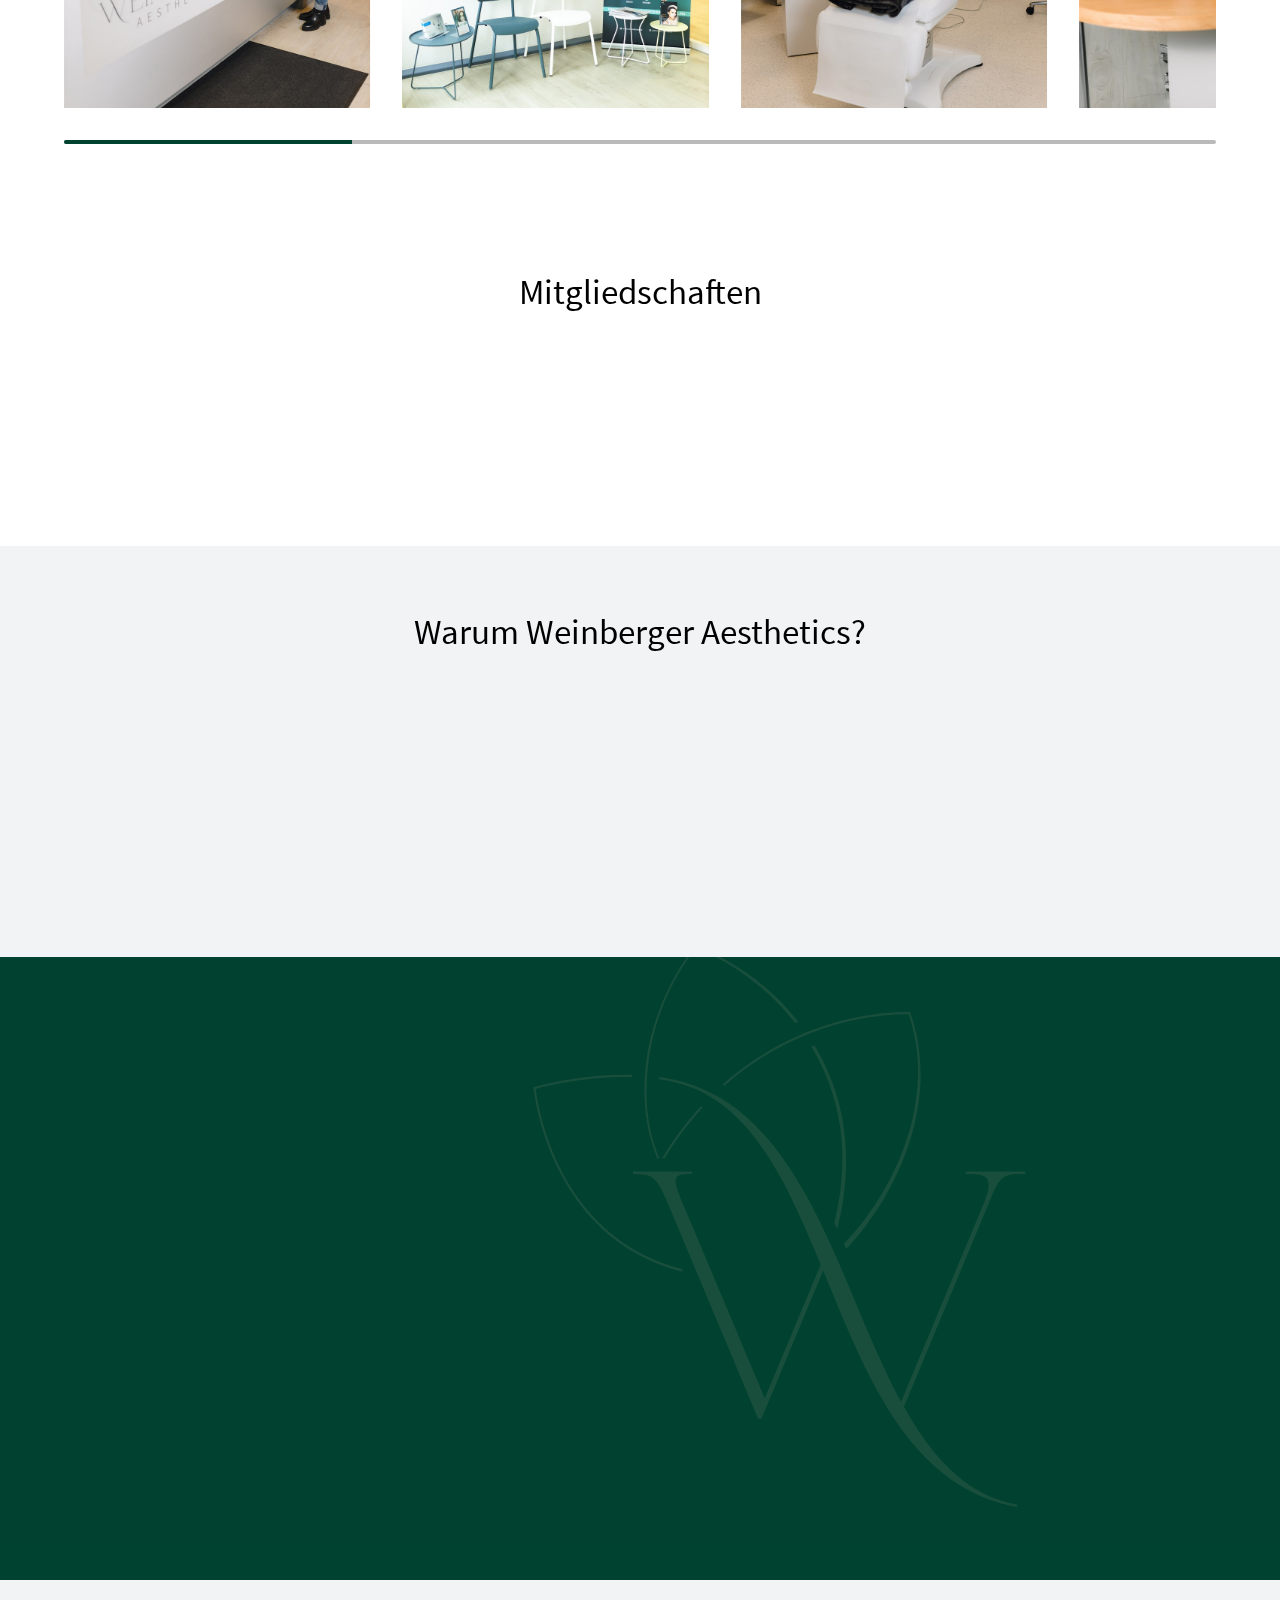
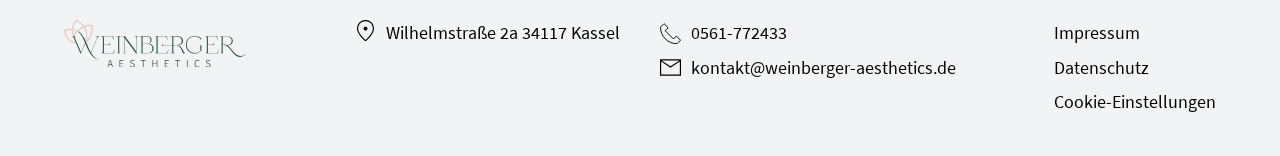
<file: über-uns.html>
<!DOCTYPE html>
<html lang="de">
  <head>
    <title>ÜBER UNS - Weinberger Aesthetics</title>
    <meta charset="UTF-8">
    <meta name="viewport" content="width=device-width, initial-scale=1.0">
    <link rel="stylesheet" href="./assets/css/splide.min.css">
    <link rel="stylesheet" href="./assets/css/style.css">
  </head>
  <body><a class="skip-link" href="#main">Zum Inhalt springen</a>
    <header class="header">
      <div class="container">
        <div class="header__inner"><a class="logo" href="/">
             <svg fill="none" xmlns="http://www.w3.org/2000/svg" viewBox="8.44 8.66 223.62 58.11"> <path d="M71.0346 44.5797L69.6177 49.5186H53.8428V49.2911C55.4171 49.2911 56.0468 49.2586 56.0468 47.7315V30.413C56.0468 28.8858 55.4171 28.8533 53.8428 28.8533V28.6259H68.5156L69.9325 33.5647L69.6806 33.6297C68.2952 29.0808 68.0433 28.9833 65.1465 28.9833H57.3693V38.3087H62.0923C63.5722 38.3087 63.9815 37.9837 64.2334 36.814H64.3909V40.1932H64.2334C63.9815 39.0235 63.5722 38.6986 62.0923 38.6986H57.3693V47.634C57.3693 48.9662 57.8416 49.0962 59.0066 49.1287H66.2486C69.4602 49.1287 69.4287 48.8687 70.7827 44.5147H71.0346V44.5797Z" fill="#2A513C"></path> <path d="M78.3712 49.3236V49.5511H72.6406V49.3236C74.215 49.3236 74.8447 49.2911 74.8447 47.764V30.4455C74.8447 28.9183 74.215 28.8858 72.6406 28.8858V28.6584H78.3712V28.8858C76.7969 28.8858 76.1671 28.9183 76.1671 30.4455V47.764C76.1671 49.2911 76.7969 49.3236 78.3712 49.3236Z" fill="#2A513C"></path> <path d="M79.9453 49.3236C81.0159 49.3236 82.1179 49.2911 82.1179 47.764V30.4455C82.1179 28.9183 80.9529 28.8858 79.9453 28.8858V28.6584H83.1885L97.0112 47.4066V30.4455C97.0112 28.9183 95.8147 28.8858 94.8071 28.8858V28.6584H99.6246V28.8858C98.5855 28.8858 97.4205 28.9183 97.4205 30.4455V48.0239H97.452V49.9085H97.0741L82.5902 30.283V47.764C82.5902 49.2911 83.7552 49.3236 84.7628 49.3236V49.5511H79.9768V49.3236H79.9453Z" fill="#2A513C"></path> <path d="M111.495 49.5511H101.23V49.3236C102.805 49.3236 103.403 49.2911 103.435 47.764V30.4455C103.435 28.9183 102.805 28.8858 101.23 28.8858V28.6584H110.771C117.005 28.6584 117.541 36.3916 112.377 37.7563C120.658 38.4711 120.374 49.5511 111.527 49.5511H111.495ZM104.757 29.0483V37.7238H110.739C115.935 37.7238 116.029 29.0483 110.739 29.0483H104.725H104.757ZM111.495 38.0812H104.757V47.764C104.757 49.0962 105.198 49.2261 106.394 49.2586H111.527C118.706 49.2586 118.832 38.0812 111.527 38.0812H111.495Z" fill="#2A513C"></path> <path d="M136.842 44.5472L135.457 49.4861H119.682V49.2586C121.256 49.2586 121.854 49.2261 121.854 47.699V30.3805C121.854 28.8533 121.256 28.8208 119.682 28.8208V28.5934H134.323L135.74 33.5322L135.52 33.5972C134.103 29.0483 133.851 28.9833 130.954 28.9833H123.208V47.6015C123.208 48.9337 123.649 49.0637 124.845 49.0962H132.056C135.268 49.0962 135.236 48.8362 136.622 44.4822H136.842V44.5472ZM157.245 49.3236V49.5186H154.506C153.152 46.5293 150.854 39.7383 146.634 39.7383H142.478V47.7315C142.478 49.2586 143.108 49.2911 144.682 49.2911V49.5186H138.952V49.2911C140.526 49.2911 141.156 49.2586 141.156 47.7315V39.7383H130.954C129.474 39.7383 129.033 40.0632 128.813 41.233H128.655V37.8862H128.813C129.033 38.991 129.411 39.3484 130.734 39.3809H141.156V30.4455C141.156 28.9183 140.526 28.8858 138.952 28.8858V28.6584H146.666C151.83 28.6584 154.38 30.8029 154.412 34.2146C154.412 37.1714 152.396 39.2184 148.366 39.6733C154.16 41.103 154.789 49.3561 157.277 49.3561L157.245 49.3236ZM142.478 39.3809H146.666C150.917 39.3809 152.9 37.0739 152.9 34.0521C152.9 31.0303 150.759 29.0483 146.666 29.0483H142.478V39.3809Z" fill="#2A513C"></path> <path d="M175.603 41.5579C175.603 40.0633 175.004 40.0308 173.43 40.0308V39.8033H179.161V40.0308C177.586 40.0308 176.957 40.0633 176.957 41.5579V46.0419C174.721 48.6088 171.604 49.8435 168.581 49.8435C163.165 49.8435 157.938 45.9444 157.938 38.991C157.938 32.0376 163.071 28.3984 168.738 28.3984C171.446 28.3984 174.343 29.2757 176.831 31.1278V32.8824H176.642C174.721 30.1205 171.604 28.7883 168.581 28.7883C163.764 28.7883 158.978 32.1026 158.978 38.2762C158.978 45.0346 164.078 48.9987 169.274 48.9987C171.478 48.9987 173.713 48.2839 175.603 46.7567V41.5579Z" fill="#2A513C"></path> <path d="M198.556 44.5797L197.139 49.5186H181.364V49.2911C182.939 49.2911 183.568 49.2586 183.568 47.7315V30.413C183.568 28.8858 182.939 28.8533 181.364 28.8533V28.6259H196.037L197.454 33.5647L197.202 33.6297C195.817 29.0808 195.565 28.9833 192.668 28.9833H184.891V38.3087H189.614C191.094 38.3087 191.503 37.9837 191.755 36.814H191.912V40.1932H191.755C191.503 39.0235 191.094 38.6986 189.614 38.6986H184.891V47.634C184.891 48.9662 185.363 49.0962 186.528 49.1287H193.77C196.982 49.1287 196.95 48.8687 198.304 44.5147H198.556V44.5797Z" fill="#2A513C"></path> <path d="M232.058 50.2984C228.973 52.9303 226.391 54.0025 224.124 54.0025C215.591 54.0025 211.718 39.2184 204.57 39.2184C204.098 39.2184 203.563 39.2834 203.028 39.4459V47.7965C203.028 49.3236 203.657 49.3561 205.232 49.3561V49.5835H199.501V49.3561C201.075 49.3561 201.705 49.3236 201.705 47.7965V30.4779C201.705 28.9508 201.075 28.9183 199.501 28.9183V28.6909H207.215C212.883 28.6909 215.433 31.2903 215.433 34.2471C215.433 38.4711 211.938 40.1932 208.443 39.7708C213.922 43.0201 217.732 52.8978 224.848 52.8978C226.863 52.8978 229.162 52.118 231.869 50.1359L232.027 50.2984H232.058ZM205.074 38.7635C205.483 38.7635 205.893 38.8285 206.334 38.8935C206.334 38.8935 206.397 38.8935 206.397 38.926C206.46 38.926 206.491 38.9585 206.554 38.9585L206.837 39.0235C206.837 39.0235 206.932 39.056 206.963 39.056C207.593 39.2184 208.254 39.2834 208.884 39.2834C211.718 39.2834 214.079 37.5938 214.079 34.1496C214.079 31.4202 211.97 29.0158 207.247 29.0158H203.059V39.056C203.752 38.8285 204.476 38.731 205.106 38.731L205.074 38.7635Z" fill="#2A513C"></path> <path d="M64.6743 57.7392H65.5875L68.5787 66.6096H67.6656L66.0283 61.5083C65.6819 60.4685 65.3985 59.5263 65.1152 58.4865H65.0522C64.7688 59.5587 64.4854 60.501 64.1391 61.5083L62.5017 66.6096H61.6201L64.6114 57.7392H64.6743ZM63.163 63.0354H67.0988V63.7503H63.163V63.0354Z" fill="#484A48"></path> <path d="M76.4814 57.7392H81.3619V58.4865H77.3316V61.5733H80.7322V62.3206H77.3316V65.8948H81.4878V66.6421H76.4814V57.7717V57.7392Z" fill="#484A48"></path> <path d="M89.3281 65.4399L89.8634 64.855C90.4931 65.5374 91.3748 65.9923 92.3509 65.9923C93.5788 65.9923 94.3345 65.3424 94.3345 64.3677C94.3345 63.3604 93.6733 63.0355 92.8232 62.6456L91.5322 62.0607C90.745 61.7033 89.7689 61.1184 89.7689 59.8187C89.7689 58.519 90.9025 57.5442 92.4138 57.5442C93.4529 57.5442 94.3345 58.0316 94.9013 58.6165L94.429 59.2013C93.8937 58.6815 93.2325 58.324 92.4138 58.324C91.3433 58.324 90.6506 58.8764 90.6506 59.7537C90.6506 60.696 91.4692 61.0534 92.1304 61.3458L93.4214 61.9307C94.3975 62.3856 95.2476 62.938 95.2476 64.3027C95.2476 65.6674 94.1456 66.7721 92.3823 66.7721C91.1229 66.7721 90.1153 66.2522 89.3911 65.4399H89.3281Z" fill="#484A48"></path> <path d="M105.135 58.4865H102.427V57.7392H108.693V58.4865H105.985V66.6421H105.135V58.4865Z" fill="#484A48"></path> <path d="M116.911 57.7392H117.761V61.5408H122.106V57.7392H122.957V66.6096H122.106V62.2881H117.761V66.6096H116.911V57.7392Z" fill="#484A48"></path> <path d="M132.024 57.7392H136.905V58.4865H132.875V61.5733H136.275V62.3206H132.875V65.8948H137.031V66.6421H132.024V57.7717V57.7392Z" fill="#484A48"></path> <path d="M147.39 58.4865H144.683V57.7392H150.948V58.4865H148.241V66.6421H147.39V58.4865Z" fill="#484A48"></path> <path d="M159.135 57.7392H159.985V66.6096H159.135V57.7392Z" fill="#484A48"></path> <path d="M168.549 62.1582C168.549 59.3313 170.123 57.5442 172.327 57.5442C173.366 57.5442 174.153 58.0641 174.657 58.6165L174.185 59.2013C173.713 58.6815 173.114 58.324 172.359 58.324C170.595 58.324 169.462 59.7862 169.462 62.1257C169.462 64.4651 170.564 65.9923 172.327 65.9923C173.177 65.9923 173.839 65.6349 174.437 64.9525L174.909 65.5049C174.248 66.3172 173.398 66.7721 172.296 66.7721C170.155 66.7721 168.58 65.0175 168.58 62.1582H168.549Z" fill="#484A48"></path> <path d="M182.246 65.4399L182.781 64.855C183.411 65.5374 184.293 65.9923 185.269 65.9923C186.497 65.9923 187.252 65.3424 187.252 64.3677C187.252 63.3604 186.591 63.0355 185.741 62.6456L184.45 62.0607C183.663 61.7033 182.687 61.1184 182.687 59.8187C182.687 58.519 183.82 57.5442 185.332 57.5442C186.371 57.5442 187.252 58.0316 187.819 58.6165L187.347 59.2013C186.812 58.6815 186.15 58.324 185.332 58.324C184.261 58.324 183.569 58.8764 183.569 59.7537C183.569 60.696 184.387 61.0534 185.048 61.3458L186.339 61.9307C187.315 62.3856 188.166 62.938 188.166 64.3027C188.166 65.6674 187.064 66.7721 185.3 66.7721C184.041 66.7721 183.033 66.2522 182.309 65.4399H182.246Z" fill="#484A48"></path> <path d="M49.2773 30.8679L41.563 48.9337C44.019 53.2552 47.0418 56.5695 51.5444 57.3493V57.5443C41.9724 55.8546 38.2254 46.1719 34.447 37.1714L28.9998 49.941H28.7164L20.5614 30.9004C19.7112 29.1783 19.4908 28.8859 17.7275 28.8859V28.6584H22.9543V28.8859C21.1281 28.8859 21.0966 29.1133 22.3246 31.9077L29.3462 48.1864L34.2896 36.6841C31.1094 29.1133 27.8033 22.1599 20.9392 20.8927C20.6558 20.8277 20.3409 20.7952 20.0576 20.7302C20.0576 20.6652 20.0576 20.6003 20.0576 20.5353C20.3095 20.5678 20.5928 20.6003 20.8447 20.6652C32.7782 22.7773 35.7065 38.2762 41.3741 48.4788L48.5216 31.7452C49.6866 29.0808 49.0569 28.8534 47.0732 28.8534V28.6259H52.3315V28.8534C50.6313 28.8534 50.1904 28.8534 49.3718 30.8029L49.2773 30.8679Z" fill="#2A513C"></path> <path d="M32.4922 15.9588L32.3379 16.0223H32.3369L32.3359 16.0233C32.3347 16.0238 32.3324 16.0243 32.3301 16.0252C32.3254 16.0271 32.3189 16.0306 32.3105 16.034C32.2939 16.0408 32.2705 16.0499 32.2441 16.0604C32.1926 16.0808 32.1244 16.1065 32.0713 16.1248L31.9043 16.1824L31.7949 16.0447C29.5636 13.2375 26.5789 11.0506 23.3164 9.72638C21.361 12.1978 20.0319 15.1559 19.4521 18.2703L19.4531 18.2713C19.3294 18.9734 19.2362 19.7087 19.1738 20.4129V20.6082L19.1729 20.616C19.0485 22.5724 19.2359 24.5538 19.8535 26.4022H19.8525C19.9789 26.7608 20.1004 27.103 20.25 27.4119L20.4248 27.7713H19.6719L19.6064 27.6199C19.4774 27.3202 19.3811 27.0535 19.2852 26.7567L19.1641 26.3836C18.5836 24.5175 18.366 22.5698 18.4844 20.5955V20.3963L18.4854 20.3875C18.7704 16.3035 20.4379 12.2587 22.8926 9.14435V8.9129H23.2832L23.3271 8.9295C26.8305 10.2771 30.0474 12.5776 32.4375 15.5701L32.4922 15.6385V15.9588Z" fill="#E4BEB9" stroke="#E4BEB9" stroke-width="0.5"></path> <path d="M33.8721 17.7085C34.2789 18.3754 34.6501 19.078 34.9844 19.8033L35.3066 20.5357L35.4658 20.9302C37.061 25.0151 36.9931 29.5 35.916 33.6919L35.7646 34.2827L35.458 33.7554C35.4025 33.66 35.3576 33.5571 35.3193 33.4702C35.279 33.3786 35.2449 33.3028 35.2061 33.2359L35.1543 33.147L35.1807 33.0474C35.8661 30.3787 36.0825 27.5533 35.6787 24.8286V24.8267C35.3376 22.3945 34.4692 20.1201 33.1953 18.0679L33.0293 17.8013L33.3262 17.6997C33.4276 17.6648 33.5019 17.6379 33.5449 17.6158L33.751 17.5093L33.8721 17.7085Z" fill="#E4BEB9" stroke="#E4BEB9" stroke-width="0.5"></path> <path d="M17.6396 20.155L17.8828 20.1628V20.8562L17.627 20.8503C13.8796 20.7618 10.4425 21.5398 9.44043 21.7937C9.56826 22.6714 10.0655 25.4169 11.5273 28.3181C13.0949 31.3661 16.0527 35.2086 21.5586 36.7243L22.0996 36.863L22.2227 36.8933L22.2715 37.0105L22.3662 37.238L22.5098 37.5837H22.0752L22.0469 37.5769C15.8433 36.1249 12.5499 31.9316 10.8916 28.6081C9.96809 26.7841 9.41869 25.0355 9.10059 23.739C8.9415 23.0905 8.84026 22.5538 8.77832 22.1765C8.74738 21.988 8.72629 21.8386 8.71289 21.7351C8.7062 21.6834 8.70141 21.6426 8.69824 21.614C8.69666 21.5997 8.69519 21.5876 8.69434 21.5788C8.69402 21.5758 8.69239 21.5577 8.69238 21.5427V21.195H8.97852L9.14648 21.153C9.27238 21.1211 9.45487 21.0755 9.68555 21.0212C10.1468 20.9127 10.803 20.7696 11.5996 20.6306C13.192 20.3526 15.3506 20.0894 17.6396 20.155Z" fill="#E4BEB9" stroke="#E4BEB9" stroke-width="0.5"></path> <path d="M24.2588 22.8197L24.0771 23.0111L24.2451 23.097L24.0166 23.3392C22.7713 24.6565 21.6793 26.137 20.71 27.6859L20.6357 27.804H19.8359L20.0635 27.4251C21.0488 25.7852 22.1926 24.2757 23.4961 22.8978L23.6025 22.9994L23.6465 22.8197H24.2588Z" fill="#E4BEB9" stroke="#E4BEB9" stroke-width="0.5"></path> <path d="M42.1045 14.6637H42.4102V14.9352C44.6914 21.2058 42.4438 28.1308 38.6445 33.1949L38.6357 33.2076L38.6016 33.2418C38.0914 33.9309 37.305 34.8727 36.6719 35.526L36.4004 35.8063L36.2598 35.442C36.1941 35.2725 36.1421 35.1423 36.0703 35.0436L35.9463 34.8737L36.0928 34.7233C36.5378 34.264 37.0354 33.7139 37.4795 33.1832L37.9023 32.6627C41.6139 27.8742 43.7951 21.3485 41.8213 15.3932C38.8626 15.4171 35.933 16.0244 33.1504 17.0973L33.1426 17.1002H33.1416C33.0405 17.135 32.9668 17.1611 32.9238 17.1832L32.9141 17.1881L32.9033 17.193C30.3789 18.2222 28.04 19.67 25.9492 21.441L25.8213 21.5494L25.6729 21.4723C25.6429 21.4568 25.6041 21.4371 25.5693 21.4166C25.5375 21.3978 25.49 21.3679 25.4502 21.3268L25.2656 21.1364L25.4668 20.9635C27.5957 19.1273 30.012 17.6177 32.6211 16.567L32.6328 16.5621L32.8516 16.4791L32.8623 16.4733L32.873 16.4694C34.7496 15.7144 36.721 15.1904 38.7549 14.8951C39.8659 14.7314 40.9833 14.6307 42.1045 14.6637Z" fill="#E4BEB9" stroke="#E4BEB9" stroke-width="0.5"></path> </svg></a><a class="mobile-btn btn btn-primary" href="https://www.doctolib.de/plastische-und-asthetische-chirurgie/kassel/katharina-weinberger?utm_campaign=website-button&amp;utm_source=katharina-weinberger-website-button&amp;utm_medium=referral&amp;utm_content=option-5&amp;utm_term=katharina-weinberger" target="_blank" rel="noopener noreferrer">Termin buchen</a>
          <button class="nav-toggle" type="button" aria-label="Menu" aria-expanded="false" aria-controls="primary-navigation"><span></span><span></span><span></span></button>
          <nav id="primary-navigation" role="navigation" aria-hidden="true">
            <ul>
              <li><a class="active" href="team.html">Team</a></li>
              <li><a href="tehandlungsspektrum.html">Behandlungsspektrum</a></li>
              <li><a href="über-uns.html">Medizinische Kosmetik</a></li>
              <li><a href="news.html">News</a></li>
              <li><a href="kontakt.html">Praxis</a></li>
              <li><a class="btn btn-primary btn-desktop" href="https://www.doctolib.de/plastische-und-asthetische-chirurgie/kassel/katharina-weinberger?utm_campaign=website-button&amp;utm_source=katharina-weinberger-website-button&amp;utm_medium=referral&amp;utm_content=option-5&amp;utm_term=katharina-weinberger" target="_blank" rel="noopener noreferrer">Online-Termin buchen</a></li>
              <li><a href="https://www.instagram.com/weinberger.aesthetics/" target="_blank" rel="noopener noreferrer">
                  <svg width="30" height="30" viewBox="0 0 30 30" fill="none" xmlns="http://www.w3.org/2000/svg">
                    <path d="M21.6667 0C23.8768 0 25.9964 0.877974 27.5592 2.44078C29.122 4.00358 30 6.1232 30 8.33333V21.6667C30 23.8768 29.122 25.9964 27.5592 27.5592C25.9964 29.122 23.8768 30 21.6667 30H8.33333C6.1232 30 4.00358 29.122 2.44078 27.5592C0.877974 25.9964 0 23.8768 0 21.6667V8.33333C0 6.1232 0.877974 4.00358 2.44078 2.44078C4.00358 0.877974 6.1232 0 8.33333 0H21.6667ZM15 8.33333C13.2319 8.33333 11.5362 9.03571 10.286 10.286C9.03571 11.5362 8.33333 13.2319 8.33333 15C8.33333 16.7681 9.03571 18.4638 10.286 19.714C11.5362 20.9643 13.2319 21.6667 15 21.6667C16.7681 21.6667 18.4638 20.9643 19.714 19.714C20.9643 18.4638 21.6667 16.7681 21.6667 15C21.6667 13.2319 20.9643 11.5362 19.714 10.286C18.4638 9.03571 16.7681 8.33333 15 8.33333ZM15 11.6667C15.8841 11.6667 16.7319 12.0179 17.357 12.643C17.9821 13.2681 18.3333 14.1159 18.3333 15C18.3333 15.8841 17.9821 16.7319 17.357 17.357C16.7319 17.9821 15.8841 18.3333 15 18.3333C14.1159 18.3333 13.2681 17.9821 12.643 17.357C12.0179 16.7319 11.6667 15.8841 11.6667 15C11.6667 14.1159 12.0179 13.2681 12.643 12.643C13.2681 12.0179 14.1159 11.6667 15 11.6667ZM22.5 5.83333C22.058 5.83333 21.6341 6.00893 21.3215 6.32149C21.0089 6.63405 20.8333 7.05797 20.8333 7.5C20.8333 7.94203 21.0089 8.36595 21.3215 8.67851C21.6341 8.99107 22.058 9.16667 22.5 9.16667C22.942 9.16667 23.366 8.99107 23.6785 8.67851C23.9911 8.36595 24.1667 7.94203 24.1667 7.5C24.1667 7.05797 23.9911 6.63405 23.6785 6.32149C23.366 6.00893 22.942 5.83333 22.5 5.83333Z" fill="#00533B"></path>
                  </svg></a></li>
            </ul>
          </nav>
        </div>
      </div>
    </header>
    <script>
      (function(){
        try {
          const toggle = document.querySelector('.nav-toggle');
          const nav = document.getElementById('primary-navigation');
          if (!toggle || !nav) return;
      
          // initialize accessible attributes
          toggle.setAttribute('aria-expanded', 'false');
          toggle.setAttribute('aria-controls', nav.id);
          nav.setAttribute('aria-hidden', 'true');
      
          const openMenu = () => {
            toggle.classList.add('active');
            nav.classList.add('open');
            toggle.setAttribute('aria-expanded', 'true');
            nav.setAttribute('aria-hidden', 'false');
            const firstLink = nav.querySelector('a');
            if (firstLink) firstLink.focus();
          };
      
          const closeMenu = () => {
            toggle.classList.remove('active');
            nav.classList.remove('open');
            toggle.setAttribute('aria-expanded', 'false');
            nav.setAttribute('aria-hidden', 'true');
            toggle.focus();
          };
      
          toggle.addEventListener('click', (e) => {
            try {
              const expanded = toggle.getAttribute('aria-expanded') === 'true';
              if (expanded) closeMenu(); else openMenu();
            } catch (err) {
              console.error('Nav toggle click error', err);
            }
          });
      
          // support Enter / Space on the toggle
          toggle.addEventListener('keydown', (e) => {
            if (e.key === 'Enter' || e.key === ' ' || e.key === 'Spacebar') {
              e.preventDefault();
              toggle.click();
            }
          });
      
          // close on Escape
          document.addEventListener('keydown', (e) => {
            if (e.key === 'Escape') {
              const expanded = toggle.getAttribute('aria-expanded') === 'true';
              if (expanded) closeMenu();
            }
          });
      
          // close when clicking outside
          document.addEventListener('click', (e) => {
            if (!nav.contains(e.target) && !toggle.contains(e.target)) {
              const expanded = toggle.getAttribute('aria-expanded') === 'true';
              if (expanded) closeMenu();
            }
          });
      
        } catch (err) {
          console.error('Navigation init error', err);
        }
      })();
    </script>
    <main id="main">
      <section class="hero-alt">
        <picture class="hero-alt_image">
          <source srcset="/assets/images/about-hero-mobile.jpg" media="(max-width: 768px)">
          <source srcset="/assets/images/about-hero.jpg" media="(min-width: 769px)"><img src="/assets/images/about-hero.jpg" alt="Doctor with patient">
        </picture>
        <div class="hero-alt_overlay"></div>
      </section>
      <!-- Section Container-->
      <section class="intro-text-sec" style="background-image: url(./assets/images/team-intro-bg.svg)">
        <div class="container">
          <!-- Header Block as requested-->
          <div class="section-header">
            <h2 class="section-header__title">ÜBER UNS</h2>
          </div>
          <!-- Introductory italicized text-->
          <p class="intro-text-sec__text">Willkommen bei Weinberger Aesthetics – Ihrer Praxis für Plastische, Ästhetische und Handchirurgie in Kassel. Unter der Leitung von Dr. Katharina Weinberger vereinen wir höchste medizinische Expertise mit einem ganzheitlichen, patientenorientierten Ansatz. Für uns steht nicht nur das Ergebnis im Vordergrund, sondern auch Ihr Wohlbefinden während des gesamten Behandlungsprozesses.</p>
          <!-- Main content columns-->
          <div class="intro-text-sec__content">
            <!-- Left Column-->
            <div class="intro-text-sec__column">
              <p>Unsere Philosophie basiert auf Vertrauen, Sorgfalt und Transparenz. Wir nehmen uns die Zeit, Ihre Wünsche zu verstehen und gemeinsam individuelle Lösungen zu entwickeln – sei es für minimalinvasive Behandlungen, ästhetische Operationen oder komplexe chirurgische Eingriffe.</p>
            </div>
            <!-- Right Column-->
            <div class="intro-text-sec__column">
              <p>Jedes Mitglied unseres Teams ist hochqualifiziert und bringt Erfahrung sowie Leidenschaft für seine Fachgebiete mit. Gemeinsam sorgen wir dafür, dass Sie sich sicher, gut informiert und rundum betreut fühlen – von der ersten Beratung bis zur Nachsorge.</p>
            </div>
          </div>
          <!-- Action Button-->
          <div class="intro-text-sec__footer"><a class="btn btn-primary" href="tehandlungsspektrum.html">Behandlungen ansehen</a><a class="btn btn-outline-primary" href="https://www.doctolib.de/plastische-und-asthetische-chirurgie/kassel/katharina-weinberger?utm_campaign=website-button&amp;utm_source=katharina-weinberger-website-button&amp;utm_medium=referral&amp;utm_content=option-5&amp;utm_term=katharina-weinberger" target="_blank" rel="noopener noreferrer">Termin vereinbaren</a></div>
        </div>
      </section>
      <section class="rooms">
        <div class="container">
          <div class="section-header">
            <h2 class="section-header__title section-header__title--sm room__title">Unsere Praxisräume</h2>
          </div>
          <div class="splide room__carousel" id="splide">
            <div class="splide__track">
              <ul class="splide__list">
                <li class="splide__slide"> 
                  <div class="room__item"><img class="room__photo" src="./assets/images/room-1.jpg" alt="Room"></div>
                </li>
                <li class="splide__slide"> 
                  <div class="room__item"><img class="room__photo" src="./assets/images/room-2.jpg" alt="Room"></div>
                </li>
                <li class="splide__slide"> 
                  <div class="room__item"><img class="room__photo" src="./assets/images/room-3.jpg" alt="Room"></div>
                </li>
                <li class="splide__slide"> 
                  <div class="room__item"><img class="room__photo" src="./assets/images/room-4.jpg" alt="Room"></div>
                </li>
              </ul>
            </div>
          </div>
          <div class="room-slider-progress">
            <div class="room-slider-progress-bar"></div>
          </div>
        </div>
      </section>
      <section class="section section--memberships">
        <div class="container">
          <div class="section-header">
            <h2 class="section-header__title section-header__title--sm">Mitgliedschaften</h2>
          </div>
          <div class="memberships">
            <div class="memberships__list">
              <div class="memberships__item"><img class="memberships__logo" src="/assets/images/membership_logo_1-min.png" alt="Logo 1"></div>
              <div class="memberships__item"><img class="memberships__logo" src="/assets/images/membership_logo_2-min.png" alt="Logo 2"></div>
              <div class="memberships__item"><img class="memberships__logo" src="/assets/images/membership_logo_3-min.png" alt="Logo 3"></div>
            </div>
          </div>
        </div>
      </section>
      <section class="why">
        <div class="container">
          <div class="section-header why__header">
            <h2 class="section-header__title section-header__title--sm why__title">Warum Weinberger Aesthetics?</h2>
          </div>
          <div class="why__cards">
            <div class="why__card">
              <div class="why__card-header">
                <div class="why__icon"><svg width="56" height="56" viewBox="0 0 56 56" fill="none" xmlns="http://www.w3.org/2000/svg"> <path d="M32.0833 17.3053C43.8608 20.4611 41.1226 29.5203 30.2283 39.1429C28.5238 40.7063 27.9999 41.4354 27.9999 43.5063V53.0834C16.0334 53.0834 5.73292 44.6298 3.39842 32.8931C1.06392 21.1564 7.34526 9.40343 18.4006 4.82542C29.4559 0.247425 42.2076 4.11376 48.8553 14.0631C51.934 18.671 53.4001 24.1687 53.0246 29.6977C52.6491 35.2267 50.4532 40.4758 46.7798 44.6251" stroke="black" stroke-width="0.5" stroke-linecap="round" stroke-linejoin="round"/> <path d="M23.9167 17.3052C12.1392 20.461 14.8774 29.5213 25.7717 39.1428" stroke="black" stroke-width="0.5" stroke-linecap="round" stroke-linejoin="round"/> <path d="M44.0814 53.0833C41.5041 53.0833 39.4147 50.994 39.4147 48.4167C39.4147 45.8393 41.5041 43.75 44.0814 43.75C46.6587 43.75 48.748 45.8393 48.748 48.4167C48.748 50.994 46.6587 53.0833 44.0814 53.0833Z" stroke="black" stroke-width="0.5" stroke-linecap="round" stroke-linejoin="round"/> </svg>
                </div>
                <h3 class="why__card-title">Persönliche &amp; individuelle Beratung</h3>
              </div>
              <div class="why__card-content">
                <p class="why__card-text">Keine Standardlösungen, sondern Behandlungen, die zu Ihren Bedürfnissen und Ihrer Ästhetik passen.</p>
              </div>
            </div>
            <div class="why__card">
              <div class="why__card-header">
                <div class="why__icon"><svg width="35" height="44" viewBox="0 0 35 44" fill="none" xmlns="http://www.w3.org/2000/svg"> <path d="M5.06 43.54C3.78431 43.54 2.56087 43.0332 1.65882 42.1312C0.756766 41.2291 0.25 40.0057 0.25 38.73V0.25H21.895L33.92 12.275V38.73C33.92 40.0057 33.4132 41.2291 32.5112 42.1312C31.6091 43.0332 30.3857 43.54 29.11 43.54H5.06Z" stroke="black" stroke-width="0.5" stroke-linecap="round" stroke-linejoin="round"/> <path d="M19.4902 0.25V14.68H33.9202" stroke="black" stroke-width="0.5" stroke-linejoin="round"/> <path d="M9.87012 24.3003H24.3001M9.87012 33.9203H24.3001" stroke="black" stroke-width="0.5" stroke-linecap="round" stroke-linejoin="round"/> </svg>
                </div>
                <h3 class="why__card-title">Medizinische Expertise mit ästhetischem Feingefühl</h3>
              </div>
              <div class="why__card-content">
                <p class="why__card-text">Als Facharzt mit langjähriger Erfahrung verbinde ich Wissenschaft mit natürlicher Schönheit.</p>
              </div>
            </div>
            <div class="why__card">
              <div class="why__card-header">
                <div class="why__icon"><svg width="56" height="56" viewBox="0 0 56 56" fill="none" xmlns="http://www.w3.org/2000/svg"> <path d="M27.9999 53.0834C14.1468 53.0834 2.91658 41.8532 2.91658 28.0001C2.91658 14.1469 14.1468 2.91675 27.9999 2.91675C41.8531 2.91675 53.0833 14.1469 53.0833 28.0001C53.0833 41.8532 41.8531 53.0834 27.9999 53.0834Z" stroke="black" stroke-width="0.5" stroke-linecap="round" stroke-linejoin="round"/> <path d="M36.8865 51.4617C24.843 38.745 22.8083 25.7939 24.0578 16.52C25.0763 8.97169 31.5408 6.38752 35.6137 8.69402C39.6865 11.0005 42.4083 16.8875 38.0917 25.5722C32.9817 35.8494 25.1137 41.6314 11.9513 47.2792" stroke="black" stroke-width="0.5" stroke-linecap="round" stroke-linejoin="round"/> </svg>
                </div>
                <h3 class="why__card-title">Moderne &amp; sichere Methoden</h3>
              </div>
              <div class="why__card-content">
                <p class="why__card-text">Nur geprüfte, innovative Technologien für optimale und nachhaltige Ergebnisse.</p>
              </div>
            </div>
            <div class="why__card">
              <div class="why__card-header">
                <div class="why__icon"><svg width="56" height="56" viewBox="0 0 56 56" fill="none" xmlns="http://www.w3.org/2000/svg"> <path d="M9.24016 6.81341L30.9518 35.1284L40.0868 24.8617L44.1468 28.4784L30.7185 44.1468L6.41683 11.7017V44.9168C6.41683 47.4951 8.50516 49.5834 11.0835 49.5834H44.9168C47.4952 49.5834 49.5835 47.4951 49.5835 44.9168V11.0834C49.5835 8.50508 47.4952 6.41675 44.9168 6.41675H11.0835C10.4302 6.41675 9.80016 6.55675 9.24016 6.81341Z" stroke="black" stroke-width="0.5" stroke-linecap="round" stroke-linejoin="round"/> </svg>
                </div>
                <h3 class="why__card-title">Diskretion &amp; Wohlfühlatmosphäre</h3>
              </div>
              <div class="why__card-content">
                <p class="why__card-text">In einer entspannten Umgebung fühlen Sie sich von der ersten Minute an wohl.</p>
              </div>
            </div>
          </div>
        </div>
      </section>
      <section class="contact">
        <div class="container">
          <div class="contact__inner">
            <div class="contact__content">
              <div class="contact__item">
                <div class="contact__icon"><svg fill="none" xmlns="http://www.w3.org/2000/svg" viewBox="0 0 65.81 66.1"> <path d="M63.6638 53.3053C57.7337 57.9777 54.352 60.6855 48.6567 64.7355C48.105 65.1278 47.3799 65.21 46.7527 64.9552C21.6721 54.7667 11.4375 43.849 1.15406 19.2904C0.912281 18.713 0.957633 18.0435 1.27234 17.5024C5.03156 11.0385 5.25113 10.0727 12.2689 2.36439C17.9863 -3.91556 25.7299 13.248 27.7632 18.1175C28.0791 18.8743 27.8732 19.7296 27.2706 20.2859L22.7094 24.4963C22.1361 25.0255 21.9211 25.8427 22.1736 26.5809C25.6541 36.7544 29.5674 40.6957 38.3922 43.3396C39.5273 43.6797 40.7458 43.2682 41.486 42.343L45.1114 37.8112C45.7645 36.9949 46.9361 36.8192 47.7998 37.4082L57.2689 43.8644L63.5915 48.5231C65.1887 49.6999 65.2222 52.0774 63.6638 53.3053Z" stroke="white" stroke-width="2"></path> </svg></div><a class="contact__link" href="tel:0561772433">0561-772433</a>
              </div>
              <div class="contact__item">
                <div class="contact__icon"><svg fill="none" xmlns="http://www.w3.org/2000/svg" viewBox="0 0 64 44"> <path fill-rule="evenodd" clip-rule="evenodd" d="M4.92308 0C2.20414 1.00665e-07 2.53746e-07 2.23858 0 5V39C0 41.7614 2.20414 44 4.92308 44H59.0769C61.7959 44 64 41.7614 64 39V5C64 2.23858 61.7959 0 59.0769 0H4.92308ZM59.0769 1C61.2521 1 63.0154 2.79086 63.0154 5V39C63.0154 41.2091 61.2521 43 59.0769 43H4.92308C2.74793 43 0.984615 41.2091 0.984615 39V5C0.984615 2.79086 2.74793 1 4.92308 1H59.0769Z" fill="white"></path> <path d="M60.5538 1.29076L40.6365 20.8145L40.6173 20.8359L40.6154 20.8379C40.6136 20.8399 40.6108 20.844 40.6067 20.8486C40.5986 20.8578 40.586 20.8718 40.5692 20.8906C40.535 20.9289 40.4824 20.9866 40.4144 21.0605C40.2784 21.2085 40.0781 21.4222 39.825 21.6807C39.3173 22.1991 38.6016 22.8929 37.7702 23.5947C36.9363 24.2986 36.0018 24.9971 35.0558 25.5371C34.0998 26.0827 33.1929 26.431 32.4029 26.5039C31.6843 26.5702 30.8044 26.3284 29.8173 25.8164C28.8445 25.3118 27.8607 24.5935 26.9683 23.8398C26.0799 23.0896 25.3058 22.325 24.7529 21.7461C24.4773 21.4575 24.2578 21.2172 24.1087 21.0498C24.0342 20.9663 23.9771 20.901 23.9394 20.8574C23.9208 20.8359 23.9071 20.8191 23.8981 20.8086C23.8937 20.8034 23.8904 20.7992 23.8885 20.7969L23.8856 20.7939L23.8538 20.7559L23.8173 20.7217L3.44423 1H1.96923V2.33301L21.7221 21.4541L1.47692 41.5L1.96923 42L2.95385 42.5L23.1 22.8828C23.175 22.9631 23.2541 23.0494 23.3394 23.1387C23.925 23.7518 24.751 24.5691 25.7087 25.3779C26.6623 26.1833 27.771 27.0011 28.9212 27.5977C30.057 28.1868 31.3311 28.6116 32.5817 28.4961C33.7609 28.3872 34.9465 27.8946 36.0212 27.2812C37.1057 26.6622 38.1407 25.8834 39.0298 25.1328C39.9213 24.3802 40.6828 23.6415 41.2212 23.0918C41.2713 23.0406 41.3172 22.9883 41.3635 22.9404L61.0462 43L61.5385 42.5L62.5231 42L42.7375 21.5078L62.5231 2L61.0462 1L60.5538 1.29076Z" fill="white"></path> </svg></div><a class="contact__link" href="mailto:kontakt@weinberger-aesthetics.de">kontakt@weinberger-aesthetics.de</a>
              </div>
              <div class="contact__item">
                <div class="contact__icon"><svg fill="none" xmlns="http://www.w3.org/2000/svg" viewBox="0 0 66 62"> <path d="M5 4C2.23858 4 5.15422e-07 6.23858 0 9V57C4.83208e-08 59.7614 2.23858 62 5 62H61C63.7614 62 66 59.7614 66 57V9C66 6.23858 63.7614 4 61 4H5ZM60 6C62.2091 6 64 7.79086 64 10V56C64 58.2091 62.2091 60 60 60H6C3.79086 60 2 58.2091 2 56V10C2 7.79086 3.79086 6 6 6H60Z" fill="white"></path> <mask id="path-2-inside-1_14_78" fill="white"> <path d="M48.75 25C47.0931 25 45.75 26.3431 45.75 28V34.5C45.75 36.1569 47.0931 37.5 48.75 37.5H55.25C56.9069 37.5 58.25 36.1569 58.25 34.5V28C58.25 26.3431 56.9069 25 55.25 25H48.75ZM55.25 26C56.3546 26 57.25 26.8954 57.25 28V34.5C57.25 35.6046 56.3546 36.5 55.25 36.5H48.75C47.6454 36.5 46.75 35.6046 46.75 34.5V28C46.75 26.8954 47.6454 26 48.75 26H55.25Z"></path> </mask> <path d="M48.75 25C47.0931 25 45.75 26.3431 45.75 28V34.5C45.75 36.1569 47.0931 37.5 48.75 37.5H55.25C56.9069 37.5 58.25 36.1569 58.25 34.5V28C58.25 26.3431 56.9069 25 55.25 25H48.75ZM55.25 26C56.3546 26 57.25 26.8954 57.25 28V34.5C57.25 35.6046 56.3546 36.5 55.25 36.5H48.75C47.6454 36.5 46.75 35.6046 46.75 34.5V28C46.75 26.8954 47.6454 26 48.75 26H55.25Z" fill="white"></path> <path d="M45.75 28L45.55 28V28L45.75 28ZM48.75 37.5L48.75 37.7H48.75L48.75 37.5ZM58.25 34.5L58.45 34.5V34.5L58.25 34.5ZM55.25 25L55.25 24.8H55.25L55.25 25ZM57.25 28L57.45 28V28H57.25ZM55.25 36.5L55.25 36.7H55.25V36.5ZM46.75 34.5L46.55 34.5V34.5H46.75ZM48.75 26L48.75 25.8H48.75V26ZM48.75 25V25.2C47.2036 25.2 45.95 26.4536 45.95 28L45.75 28L45.55 28C45.55 26.2327 46.9827 24.8 48.75 24.8V25ZM45.75 28H45.95V34.5H45.75H45.55V28H45.75ZM45.75 34.5H45.95C45.95 36.0464 47.2036 37.3 48.75 37.3L48.75 37.5L48.75 37.7C46.9827 37.7 45.55 36.2673 45.55 34.5H45.75ZM48.75 37.5V37.3H55.25V37.5V37.7H48.75V37.5ZM55.25 37.5V37.3C56.7964 37.3 58.05 36.0464 58.05 34.5L58.25 34.5L58.45 34.5C58.45 36.2673 57.0173 37.7 55.25 37.7V37.5ZM58.25 34.5H58.05V28H58.25H58.45V34.5H58.25ZM58.25 28H58.05C58.05 26.4536 56.7964 25.2 55.25 25.2L55.25 25L55.25 24.8C57.0173 24.8 58.45 26.2327 58.45 28H58.25ZM55.25 25V25.2H48.75V25V24.8H55.25V25ZM55.25 26V25.8C56.465 25.8 57.45 26.785 57.45 28L57.25 28L57.05 28C57.05 27.0059 56.2441 26.2 55.25 26.2V26ZM57.25 28H57.45V34.5H57.25H57.05V28H57.25ZM57.25 34.5H57.45C57.45 35.715 56.465 36.7 55.25 36.7L55.25 36.5L55.25 36.3C56.2441 36.3 57.05 35.4941 57.05 34.5H57.25ZM55.25 36.5V36.7H48.75V36.5V36.3H55.25V36.5ZM48.75 36.5V36.7C47.535 36.7 46.55 35.715 46.55 34.5L46.75 34.5L46.95 34.5C46.95 35.4941 47.7559 36.3 48.75 36.3V36.5ZM46.75 34.5H46.55V28H46.75H46.95V34.5H46.75ZM46.75 28H46.55C46.55 26.785 47.535 25.8 48.75 25.8L48.75 26L48.75 26.2C47.7559 26.2 46.95 27.0059 46.95 28H46.75ZM48.75 26V25.8H55.25V26V26.2H48.75V26Z" fill="white" mask="url(#path-2-inside-1_14_78)"></path> <mask id="path-4-inside-2_14_78" fill="white"> <path d="M30.25 25C28.5931 25 27.25 26.3431 27.25 28V34.5C27.25 36.1569 28.5931 37.5 30.25 37.5H36.75C38.4069 37.5 39.75 36.1569 39.75 34.5V28C39.75 26.3431 38.4069 25 36.75 25H30.25ZM36.75 26C37.8546 26 38.75 26.8954 38.75 28V34.5C38.75 35.6046 37.8546 36.5 36.75 36.5H30.25C29.1454 36.5 28.25 35.6046 28.25 34.5V28C28.25 26.8954 29.1454 26 30.25 26H36.75Z"></path> </mask> <path d="M30.25 25C28.5931 25 27.25 26.3431 27.25 28V34.5C27.25 36.1569 28.5931 37.5 30.25 37.5H36.75C38.4069 37.5 39.75 36.1569 39.75 34.5V28C39.75 26.3431 38.4069 25 36.75 25H30.25ZM36.75 26C37.8546 26 38.75 26.8954 38.75 28V34.5C38.75 35.6046 37.8546 36.5 36.75 36.5H30.25C29.1454 36.5 28.25 35.6046 28.25 34.5V28C28.25 26.8954 29.1454 26 30.25 26H36.75Z" fill="white"></path> <path d="M27.25 28L27.05 28V28L27.25 28ZM30.25 37.5L30.25 37.7H30.25L30.25 37.5ZM39.75 34.5L39.95 34.5V34.5L39.75 34.5ZM36.75 25L36.75 24.8H36.75L36.75 25ZM38.75 28L38.95 28V28H38.75ZM36.75 36.5L36.75 36.7H36.75V36.5ZM28.25 34.5L28.05 34.5V34.5H28.25ZM30.25 26L30.25 25.8H30.25V26ZM30.25 25V25.2C28.7036 25.2 27.45 26.4536 27.45 28L27.25 28L27.05 28C27.05 26.2327 28.4827 24.8 30.25 24.8V25ZM27.25 28H27.45V34.5H27.25H27.05V28H27.25ZM27.25 34.5H27.45C27.45 36.0464 28.7036 37.3 30.25 37.3L30.25 37.5L30.25 37.7C28.4827 37.7 27.05 36.2673 27.05 34.5H27.25ZM30.25 37.5V37.3H36.75V37.5V37.7H30.25V37.5ZM36.75 37.5V37.3C38.2964 37.3 39.55 36.0464 39.55 34.5L39.75 34.5L39.95 34.5C39.95 36.2673 38.5173 37.7 36.75 37.7V37.5ZM39.75 34.5H39.55V28H39.75H39.95V34.5H39.75ZM39.75 28H39.55C39.55 26.4536 38.2964 25.2 36.75 25.2L36.75 25L36.75 24.8C38.5173 24.8 39.95 26.2327 39.95 28H39.75ZM36.75 25V25.2H30.25V25V24.8H36.75V25ZM36.75 26V25.8C37.965 25.8 38.95 26.785 38.95 28L38.75 28L38.55 28C38.55 27.0059 37.7441 26.2 36.75 26.2V26ZM38.75 28H38.95V34.5H38.75H38.55V28H38.75ZM38.75 34.5H38.95C38.95 35.715 37.965 36.7 36.75 36.7L36.75 36.5L36.75 36.3C37.7441 36.3 38.55 35.4941 38.55 34.5H38.75ZM36.75 36.5V36.7H30.25V36.5V36.3H36.75V36.5ZM30.25 36.5V36.7C29.035 36.7 28.05 35.715 28.05 34.5L28.25 34.5L28.45 34.5C28.45 35.4941 29.2559 36.3 30.25 36.3V36.5ZM28.25 34.5H28.05V28H28.25H28.45V34.5H28.25ZM28.25 28H28.05C28.05 26.785 29.035 25.8 30.25 25.8L30.25 26L30.25 26.2C29.2559 26.2 28.45 27.0059 28.45 28H28.25ZM30.25 26V25.8H36.75V26V26.2H30.25V26Z" fill="white" mask="url(#path-4-inside-2_14_78)"></path> <mask id="path-6-inside-3_14_78" fill="white"> <path d="M11.75 25C10.0931 25 8.75 26.3431 8.75 28V34.5C8.75 36.1569 10.0931 37.5 11.75 37.5H18.25C19.9069 37.5 21.25 36.1569 21.25 34.5V28C21.25 26.3431 19.9069 25 18.25 25H11.75ZM18.25 26C19.3546 26 20.25 26.8954 20.25 28V34.5C20.25 35.6046 19.3546 36.5 18.25 36.5H11.75C10.6454 36.5 9.75 35.6046 9.75 34.5V28C9.75 26.8954 10.6454 26 11.75 26H18.25Z"></path> </mask> <path d="M11.75 25C10.0931 25 8.75 26.3431 8.75 28V34.5C8.75 36.1569 10.0931 37.5 11.75 37.5H18.25C19.9069 37.5 21.25 36.1569 21.25 34.5V28C21.25 26.3431 19.9069 25 18.25 25H11.75ZM18.25 26C19.3546 26 20.25 26.8954 20.25 28V34.5C20.25 35.6046 19.3546 36.5 18.25 36.5H11.75C10.6454 36.5 9.75 35.6046 9.75 34.5V28C9.75 26.8954 10.6454 26 11.75 26H18.25Z" fill="white"></path> <path d="M8.75 28L8.55 28V28L8.75 28ZM11.75 37.5L11.75 37.7H11.75L11.75 37.5ZM21.25 34.5L21.45 34.5V34.5L21.25 34.5ZM18.25 25L18.25 24.8H18.25L18.25 25ZM20.25 28L20.45 28V28H20.25ZM18.25 36.5L18.25 36.7H18.25V36.5ZM9.75 34.5L9.55 34.5V34.5H9.75ZM11.75 26L11.75 25.8H11.75V26ZM11.75 25V25.2C10.2036 25.2 8.95 26.4536 8.95 28L8.75 28L8.55 28C8.55 26.2327 9.98269 24.8 11.75 24.8V25ZM8.75 28H8.95V34.5H8.75H8.55V28H8.75ZM8.75 34.5H8.95C8.95 36.0464 10.2036 37.3 11.75 37.3L11.75 37.5L11.75 37.7C9.98269 37.7 8.55 36.2673 8.55 34.5H8.75ZM11.75 37.5V37.3H18.25V37.5V37.7H11.75V37.5ZM18.25 37.5V37.3C19.7964 37.3 21.05 36.0464 21.05 34.5L21.25 34.5L21.45 34.5C21.45 36.2673 20.0173 37.7 18.25 37.7V37.5ZM21.25 34.5H21.05V28H21.25H21.45V34.5H21.25ZM21.25 28H21.05C21.05 26.4536 19.7964 25.2 18.25 25.2L18.25 25L18.25 24.8C20.0173 24.8 21.45 26.2327 21.45 28H21.25ZM18.25 25V25.2H11.75V25V24.8H18.25V25ZM18.25 26V25.8C19.465 25.8 20.45 26.785 20.45 28L20.25 28L20.05 28C20.05 27.0059 19.2441 26.2 18.25 26.2V26ZM20.25 28H20.45V34.5H20.25H20.05V28H20.25ZM20.25 34.5H20.45C20.45 35.715 19.465 36.7 18.25 36.7L18.25 36.5L18.25 36.3C19.2441 36.3 20.05 35.4941 20.05 34.5H20.25ZM18.25 36.5V36.7H11.75V36.5V36.3H18.25V36.5ZM11.75 36.5V36.7C10.535 36.7 9.55 35.715 9.55 34.5L9.75 34.5L9.95 34.5C9.95 35.4941 10.7559 36.3 11.75 36.3V36.5ZM9.75 34.5H9.55V28H9.75H9.95V34.5H9.75ZM9.75 28H9.55C9.55 26.785 10.535 25.8 11.75 25.8L11.75 26L11.75 26.2C10.7559 26.2 9.95 27.0059 9.95 28H9.75ZM11.75 26V25.8H18.25V26V26.2H11.75V26Z" fill="white" mask="url(#path-6-inside-3_14_78)"></path> <mask id="path-8-inside-4_14_78" fill="white"> <path d="M48.75 42.5C47.0931 42.5 45.75 43.8431 45.75 45.5V52C45.75 53.6569 47.0931 55 48.75 55H55.25C56.9069 55 58.25 53.6569 58.25 52V45.5C58.25 43.8431 56.9069 42.5 55.25 42.5H48.75ZM55.25 43.5C56.3546 43.5 57.25 44.3954 57.25 45.5V52C57.25 53.1046 56.3546 54 55.25 54H48.75C47.6454 54 46.75 53.1046 46.75 52V45.5C46.75 44.3954 47.6454 43.5 48.75 43.5H55.25Z"></path> </mask> <path d="M48.75 42.5C47.0931 42.5 45.75 43.8431 45.75 45.5V52C45.75 53.6569 47.0931 55 48.75 55H55.25C56.9069 55 58.25 53.6569 58.25 52V45.5C58.25 43.8431 56.9069 42.5 55.25 42.5H48.75ZM55.25 43.5C56.3546 43.5 57.25 44.3954 57.25 45.5V52C57.25 53.1046 56.3546 54 55.25 54H48.75C47.6454 54 46.75 53.1046 46.75 52V45.5C46.75 44.3954 47.6454 43.5 48.75 43.5H55.25Z" fill="white"></path> <path d="M45.75 45.5L45.55 45.5V45.5L45.75 45.5ZM48.75 55L48.75 55.2H48.75L48.75 55ZM58.25 52L58.45 52V52L58.25 52ZM55.25 42.5L55.25 42.3H55.25L55.25 42.5ZM57.25 45.5L57.45 45.5V45.5H57.25ZM55.25 54L55.25 54.2H55.25V54ZM46.75 52L46.55 52V52H46.75ZM48.75 43.5L48.75 43.3H48.75V43.5ZM48.75 42.5V42.7C47.2036 42.7 45.95 43.9536 45.95 45.5L45.75 45.5L45.55 45.5C45.55 43.7327 46.9827 42.3 48.75 42.3V42.5ZM45.75 45.5H45.95V52H45.75H45.55V45.5H45.75ZM45.75 52H45.95C45.95 53.5464 47.2036 54.8 48.75 54.8L48.75 55L48.75 55.2C46.9827 55.2 45.55 53.7673 45.55 52H45.75ZM48.75 55V54.8H55.25V55V55.2H48.75V55ZM55.25 55V54.8C56.7964 54.8 58.05 53.5464 58.05 52L58.25 52L58.45 52C58.45 53.7673 57.0173 55.2 55.25 55.2V55ZM58.25 52H58.05V45.5H58.25H58.45V52H58.25ZM58.25 45.5H58.05C58.05 43.9536 56.7964 42.7 55.25 42.7L55.25 42.5L55.25 42.3C57.0173 42.3 58.45 43.7327 58.45 45.5H58.25ZM55.25 42.5V42.7H48.75V42.5V42.3H55.25V42.5ZM55.25 43.5V43.3C56.465 43.3 57.45 44.285 57.45 45.5L57.25 45.5L57.05 45.5C57.05 44.5059 56.2441 43.7 55.25 43.7V43.5ZM57.25 45.5H57.45V52H57.25H57.05V45.5H57.25ZM57.25 52H57.45C57.45 53.215 56.465 54.2 55.25 54.2L55.25 54L55.25 53.8C56.2441 53.8 57.05 52.9941 57.05 52H57.25ZM55.25 54V54.2H48.75V54V53.8H55.25V54ZM48.75 54V54.2C47.535 54.2 46.55 53.215 46.55 52L46.75 52L46.95 52C46.95 52.9941 47.7559 53.8 48.75 53.8V54ZM46.75 52H46.55V45.5H46.75H46.95V52H46.75ZM46.75 45.5H46.55C46.55 44.285 47.535 43.3 48.75 43.3L48.75 43.5L48.75 43.7C47.7559 43.7 46.95 44.5059 46.95 45.5H46.75ZM48.75 43.5V43.3H55.25V43.5V43.7H48.75V43.5Z" fill="white" mask="url(#path-8-inside-4_14_78)"></path> <mask id="path-10-inside-5_14_78" fill="white"> <path d="M30.25 42.5C28.5931 42.5 27.25 43.8431 27.25 45.5V52C27.25 53.6569 28.5931 55 30.25 55H36.75C38.4069 55 39.75 53.6569 39.75 52V45.5C39.75 43.8431 38.4069 42.5 36.75 42.5H30.25ZM36.75 43.5C37.8546 43.5 38.75 44.3954 38.75 45.5V52C38.75 53.1046 37.8546 54 36.75 54H30.25C29.1454 54 28.25 53.1046 28.25 52V45.5C28.25 44.3954 29.1454 43.5 30.25 43.5H36.75Z"></path> </mask> <path d="M30.25 42.5C28.5931 42.5 27.25 43.8431 27.25 45.5V52C27.25 53.6569 28.5931 55 30.25 55H36.75C38.4069 55 39.75 53.6569 39.75 52V45.5C39.75 43.8431 38.4069 42.5 36.75 42.5H30.25ZM36.75 43.5C37.8546 43.5 38.75 44.3954 38.75 45.5V52C38.75 53.1046 37.8546 54 36.75 54H30.25C29.1454 54 28.25 53.1046 28.25 52V45.5C28.25 44.3954 29.1454 43.5 30.25 43.5H36.75Z" fill="white"></path> <path d="M27.25 45.5L27.05 45.5V45.5L27.25 45.5ZM30.25 55L30.25 55.2H30.25L30.25 55ZM39.75 52L39.95 52V52L39.75 52ZM36.75 42.5L36.75 42.3H36.75L36.75 42.5ZM38.75 45.5L38.95 45.5V45.5H38.75ZM36.75 54L36.75 54.2H36.75V54ZM28.25 52L28.05 52V52H28.25ZM30.25 43.5L30.25 43.3H30.25V43.5ZM30.25 42.5V42.7C28.7036 42.7 27.45 43.9536 27.45 45.5L27.25 45.5L27.05 45.5C27.05 43.7327 28.4827 42.3 30.25 42.3V42.5ZM27.25 45.5H27.45V52H27.25H27.05V45.5H27.25ZM27.25 52H27.45C27.45 53.5464 28.7036 54.8 30.25 54.8L30.25 55L30.25 55.2C28.4827 55.2 27.05 53.7673 27.05 52H27.25ZM30.25 55V54.8H36.75V55V55.2H30.25V55ZM36.75 55V54.8C38.2964 54.8 39.55 53.5464 39.55 52L39.75 52L39.95 52C39.95 53.7673 38.5173 55.2 36.75 55.2V55ZM39.75 52H39.55V45.5H39.75H39.95V52H39.75ZM39.75 45.5H39.55C39.55 43.9536 38.2964 42.7 36.75 42.7L36.75 42.5L36.75 42.3C38.5173 42.3 39.95 43.7327 39.95 45.5H39.75ZM36.75 42.5V42.7H30.25V42.5V42.3H36.75V42.5ZM36.75 43.5V43.3C37.965 43.3 38.95 44.285 38.95 45.5L38.75 45.5L38.55 45.5C38.55 44.5059 37.7441 43.7 36.75 43.7V43.5ZM38.75 45.5H38.95V52H38.75H38.55V45.5H38.75ZM38.75 52H38.95C38.95 53.215 37.965 54.2 36.75 54.2L36.75 54L36.75 53.8C37.7441 53.8 38.55 52.9941 38.55 52H38.75ZM36.75 54V54.2H30.25V54V53.8H36.75V54ZM30.25 54V54.2C29.035 54.2 28.05 53.215 28.05 52L28.25 52L28.45 52C28.45 52.9941 29.2559 53.8 30.25 53.8V54ZM28.25 52H28.05V45.5H28.25H28.45V52H28.25ZM28.25 45.5H28.05C28.05 44.285 29.035 43.3 30.25 43.3L30.25 43.5L30.25 43.7C29.2559 43.7 28.45 44.5059 28.45 45.5H28.25ZM30.25 43.5V43.3H36.75V43.5V43.7H30.25V43.5Z" fill="white" mask="url(#path-10-inside-5_14_78)"></path> <mask id="path-12-inside-6_14_78" fill="white"> <path d="M11.75 42.5C10.0931 42.5 8.75 43.8431 8.75 45.5V52C8.75 53.6569 10.0931 55 11.75 55H18.25C19.9069 55 21.25 53.6569 21.25 52V45.5C21.25 43.8431 19.9069 42.5 18.25 42.5H11.75ZM18.25 43.5C19.3546 43.5 20.25 44.3954 20.25 45.5V52C20.25 53.1046 19.3546 54 18.25 54H11.75C10.6454 54 9.75 53.1046 9.75 52V45.5C9.75 44.3954 10.6454 43.5 11.75 43.5H18.25Z"></path> </mask> <path d="M11.75 42.5C10.0931 42.5 8.75 43.8431 8.75 45.5V52C8.75 53.6569 10.0931 55 11.75 55H18.25C19.9069 55 21.25 53.6569 21.25 52V45.5C21.25 43.8431 19.9069 42.5 18.25 42.5H11.75ZM18.25 43.5C19.3546 43.5 20.25 44.3954 20.25 45.5V52C20.25 53.1046 19.3546 54 18.25 54H11.75C10.6454 54 9.75 53.1046 9.75 52V45.5C9.75 44.3954 10.6454 43.5 11.75 43.5H18.25Z" fill="white"></path> <path d="M8.75 45.5L8.55 45.5V45.5L8.75 45.5ZM11.75 55L11.75 55.2H11.75L11.75 55ZM21.25 52L21.45 52V52L21.25 52ZM18.25 42.5L18.25 42.3H18.25L18.25 42.5ZM20.25 45.5L20.45 45.5V45.5H20.25ZM18.25 54L18.25 54.2H18.25V54ZM9.75 52L9.55 52V52H9.75ZM11.75 43.5L11.75 43.3H11.75V43.5ZM11.75 42.5V42.7C10.2036 42.7 8.95 43.9536 8.95 45.5L8.75 45.5L8.55 45.5C8.55 43.7327 9.98269 42.3 11.75 42.3V42.5ZM8.75 45.5H8.95V52H8.75H8.55V45.5H8.75ZM8.75 52H8.95C8.95 53.5464 10.2036 54.8 11.75 54.8L11.75 55L11.75 55.2C9.98269 55.2 8.55 53.7673 8.55 52H8.75ZM11.75 55V54.8H18.25V55V55.2H11.75V55ZM18.25 55V54.8C19.7964 54.8 21.05 53.5464 21.05 52L21.25 52L21.45 52C21.45 53.7673 20.0173 55.2 18.25 55.2V55ZM21.25 52H21.05V45.5H21.25H21.45V52H21.25ZM21.25 45.5H21.05C21.05 43.9536 19.7964 42.7 18.25 42.7L18.25 42.5L18.25 42.3C20.0173 42.3 21.45 43.7327 21.45 45.5H21.25ZM18.25 42.5V42.7H11.75V42.5V42.3H18.25V42.5ZM18.25 43.5V43.3C19.465 43.3 20.45 44.285 20.45 45.5L20.25 45.5L20.05 45.5C20.05 44.5059 19.2441 43.7 18.25 43.7V43.5ZM20.25 45.5H20.45V52H20.25H20.05V45.5H20.25ZM20.25 52H20.45C20.45 53.215 19.465 54.2 18.25 54.2L18.25 54L18.25 53.8C19.2441 53.8 20.05 52.9941 20.05 52H20.25ZM18.25 54V54.2H11.75V54V53.8H18.25V54ZM11.75 54V54.2C10.535 54.2 9.55 53.215 9.55 52L9.75 52L9.95 52C9.95 52.9941 10.7559 53.8 11.75 53.8V54ZM9.75 52H9.55V45.5H9.75H9.95V52H9.75ZM9.75 45.5H9.55C9.55 44.285 10.535 43.3 11.75 43.3L11.75 43.5L11.75 43.7C10.7559 43.7 9.95 44.5059 9.95 45.5H9.75ZM11.75 43.5V43.3H18.25V43.5V43.7H11.75V43.5Z" fill="white" mask="url(#path-12-inside-6_14_78)"></path> <line x1="2" y1="19" x2="65" y2="19" stroke="white" stroke-width="2"></line> <line x1="49.75" y1="0.75" x2="49.75" y2="10.25" stroke="white" stroke-width="1.5" stroke-linecap="round"></line> <line x1="32.75" y1="0.75" x2="32.75" y2="10.25" stroke="white" stroke-width="1.5" stroke-linecap="round"></line> <line x1="15.75" y1="0.75" x2="15.75" y2="10.25" stroke="white" stroke-width="1.5" stroke-linecap="round"></line> </svg></div><a class="contact__link contact__link--button" href="https://www.doctolib.de/plastische-und-asthetische-chirurgie/kassel/katharina-weinberger?utm_campaign=website-button&amp;utm_source=katharina-weinberger-website-button&amp;utm_medium=referral&amp;utm_content=option-5&amp;utm_term=katharina-weinberger" target="_blank" rel="noopener noreferrer">Online-Termin buchen</a>
              </div>
            </div>
            <div class="contact__image"><img src="/assets/images/contact_girl.webp" alt="Weinberger Aesthetics Mitarbeiterin"></div>
          </div>
        </div>
      </section>
    </main>
    <!-- Slider -->
    <script src="./assets/js/splide.min.js"></script>
    <!-- Smoothscroll -->
    <script src="./assets/js/lenis.min.js"></script>
    <!-- ScrollReveal (animations)-->
    <script src="./assets/js/scrollreveal.js"></script>
    <!-- Custom JS-->
    <script src="./assets/js/main.js"></script>
    <footer class="footer">
      <div class="container">
        <div class="footer__inner">
          <div class="footer__logo"><svg fill="none" xmlns="http://www.w3.org/2000/svg" viewBox="8.44 8.66 223.62 58.11"> <path d="M71.0346 44.5797L69.6177 49.5186H53.8428V49.2911C55.4171 49.2911 56.0468 49.2586 56.0468 47.7315V30.413C56.0468 28.8858 55.4171 28.8533 53.8428 28.8533V28.6259H68.5156L69.9325 33.5647L69.6806 33.6297C68.2952 29.0808 68.0433 28.9833 65.1465 28.9833H57.3693V38.3087H62.0923C63.5722 38.3087 63.9815 37.9837 64.2334 36.814H64.3909V40.1932H64.2334C63.9815 39.0235 63.5722 38.6986 62.0923 38.6986H57.3693V47.634C57.3693 48.9662 57.8416 49.0962 59.0066 49.1287H66.2486C69.4602 49.1287 69.4287 48.8687 70.7827 44.5147H71.0346V44.5797Z" fill="#2A513C"></path> <path d="M78.3712 49.3236V49.5511H72.6406V49.3236C74.215 49.3236 74.8447 49.2911 74.8447 47.764V30.4455C74.8447 28.9183 74.215 28.8858 72.6406 28.8858V28.6584H78.3712V28.8858C76.7969 28.8858 76.1671 28.9183 76.1671 30.4455V47.764C76.1671 49.2911 76.7969 49.3236 78.3712 49.3236Z" fill="#2A513C"></path> <path d="M79.9453 49.3236C81.0159 49.3236 82.1179 49.2911 82.1179 47.764V30.4455C82.1179 28.9183 80.9529 28.8858 79.9453 28.8858V28.6584H83.1885L97.0112 47.4066V30.4455C97.0112 28.9183 95.8147 28.8858 94.8071 28.8858V28.6584H99.6246V28.8858C98.5855 28.8858 97.4205 28.9183 97.4205 30.4455V48.0239H97.452V49.9085H97.0741L82.5902 30.283V47.764C82.5902 49.2911 83.7552 49.3236 84.7628 49.3236V49.5511H79.9768V49.3236H79.9453Z" fill="#2A513C"></path> <path d="M111.495 49.5511H101.23V49.3236C102.805 49.3236 103.403 49.2911 103.435 47.764V30.4455C103.435 28.9183 102.805 28.8858 101.23 28.8858V28.6584H110.771C117.005 28.6584 117.541 36.3916 112.377 37.7563C120.658 38.4711 120.374 49.5511 111.527 49.5511H111.495ZM104.757 29.0483V37.7238H110.739C115.935 37.7238 116.029 29.0483 110.739 29.0483H104.725H104.757ZM111.495 38.0812H104.757V47.764C104.757 49.0962 105.198 49.2261 106.394 49.2586H111.527C118.706 49.2586 118.832 38.0812 111.527 38.0812H111.495Z" fill="#2A513C"></path> <path d="M136.842 44.5472L135.457 49.4861H119.682V49.2586C121.256 49.2586 121.854 49.2261 121.854 47.699V30.3805C121.854 28.8533 121.256 28.8208 119.682 28.8208V28.5934H134.323L135.74 33.5322L135.52 33.5972C134.103 29.0483 133.851 28.9833 130.954 28.9833H123.208V47.6015C123.208 48.9337 123.649 49.0637 124.845 49.0962H132.056C135.268 49.0962 135.236 48.8362 136.622 44.4822H136.842V44.5472ZM157.245 49.3236V49.5186H154.506C153.152 46.5293 150.854 39.7383 146.634 39.7383H142.478V47.7315C142.478 49.2586 143.108 49.2911 144.682 49.2911V49.5186H138.952V49.2911C140.526 49.2911 141.156 49.2586 141.156 47.7315V39.7383H130.954C129.474 39.7383 129.033 40.0632 128.813 41.233H128.655V37.8862H128.813C129.033 38.991 129.411 39.3484 130.734 39.3809H141.156V30.4455C141.156 28.9183 140.526 28.8858 138.952 28.8858V28.6584H146.666C151.83 28.6584 154.38 30.8029 154.412 34.2146C154.412 37.1714 152.396 39.2184 148.366 39.6733C154.16 41.103 154.789 49.3561 157.277 49.3561L157.245 49.3236ZM142.478 39.3809H146.666C150.917 39.3809 152.9 37.0739 152.9 34.0521C152.9 31.0303 150.759 29.0483 146.666 29.0483H142.478V39.3809Z" fill="#2A513C"></path> <path d="M175.603 41.5579C175.603 40.0633 175.004 40.0308 173.43 40.0308V39.8033H179.161V40.0308C177.586 40.0308 176.957 40.0633 176.957 41.5579V46.0419C174.721 48.6088 171.604 49.8435 168.581 49.8435C163.165 49.8435 157.938 45.9444 157.938 38.991C157.938 32.0376 163.071 28.3984 168.738 28.3984C171.446 28.3984 174.343 29.2757 176.831 31.1278V32.8824H176.642C174.721 30.1205 171.604 28.7883 168.581 28.7883C163.764 28.7883 158.978 32.1026 158.978 38.2762C158.978 45.0346 164.078 48.9987 169.274 48.9987C171.478 48.9987 173.713 48.2839 175.603 46.7567V41.5579Z" fill="#2A513C"></path> <path d="M198.556 44.5797L197.139 49.5186H181.364V49.2911C182.939 49.2911 183.568 49.2586 183.568 47.7315V30.413C183.568 28.8858 182.939 28.8533 181.364 28.8533V28.6259H196.037L197.454 33.5647L197.202 33.6297C195.817 29.0808 195.565 28.9833 192.668 28.9833H184.891V38.3087H189.614C191.094 38.3087 191.503 37.9837 191.755 36.814H191.912V40.1932H191.755C191.503 39.0235 191.094 38.6986 189.614 38.6986H184.891V47.634C184.891 48.9662 185.363 49.0962 186.528 49.1287H193.77C196.982 49.1287 196.95 48.8687 198.304 44.5147H198.556V44.5797Z" fill="#2A513C"></path> <path d="M232.058 50.2984C228.973 52.9303 226.391 54.0025 224.124 54.0025C215.591 54.0025 211.718 39.2184 204.57 39.2184C204.098 39.2184 203.563 39.2834 203.028 39.4459V47.7965C203.028 49.3236 203.657 49.3561 205.232 49.3561V49.5835H199.501V49.3561C201.075 49.3561 201.705 49.3236 201.705 47.7965V30.4779C201.705 28.9508 201.075 28.9183 199.501 28.9183V28.6909H207.215C212.883 28.6909 215.433 31.2903 215.433 34.2471C215.433 38.4711 211.938 40.1932 208.443 39.7708C213.922 43.0201 217.732 52.8978 224.848 52.8978C226.863 52.8978 229.162 52.118 231.869 50.1359L232.027 50.2984H232.058ZM205.074 38.7635C205.483 38.7635 205.893 38.8285 206.334 38.8935C206.334 38.8935 206.397 38.8935 206.397 38.926C206.46 38.926 206.491 38.9585 206.554 38.9585L206.837 39.0235C206.837 39.0235 206.932 39.056 206.963 39.056C207.593 39.2184 208.254 39.2834 208.884 39.2834C211.718 39.2834 214.079 37.5938 214.079 34.1496C214.079 31.4202 211.97 29.0158 207.247 29.0158H203.059V39.056C203.752 38.8285 204.476 38.731 205.106 38.731L205.074 38.7635Z" fill="#2A513C"></path> <path d="M64.6743 57.7392H65.5875L68.5787 66.6096H67.6656L66.0283 61.5083C65.6819 60.4685 65.3985 59.5263 65.1152 58.4865H65.0522C64.7688 59.5587 64.4854 60.501 64.1391 61.5083L62.5017 66.6096H61.6201L64.6114 57.7392H64.6743ZM63.163 63.0354H67.0988V63.7503H63.163V63.0354Z" fill="#484A48"></path> <path d="M76.4814 57.7392H81.3619V58.4865H77.3316V61.5733H80.7322V62.3206H77.3316V65.8948H81.4878V66.6421H76.4814V57.7717V57.7392Z" fill="#484A48"></path> <path d="M89.3281 65.4399L89.8634 64.855C90.4931 65.5374 91.3748 65.9923 92.3509 65.9923C93.5788 65.9923 94.3345 65.3424 94.3345 64.3677C94.3345 63.3604 93.6733 63.0355 92.8232 62.6456L91.5322 62.0607C90.745 61.7033 89.7689 61.1184 89.7689 59.8187C89.7689 58.519 90.9025 57.5442 92.4138 57.5442C93.4529 57.5442 94.3345 58.0316 94.9013 58.6165L94.429 59.2013C93.8937 58.6815 93.2325 58.324 92.4138 58.324C91.3433 58.324 90.6506 58.8764 90.6506 59.7537C90.6506 60.696 91.4692 61.0534 92.1304 61.3458L93.4214 61.9307C94.3975 62.3856 95.2476 62.938 95.2476 64.3027C95.2476 65.6674 94.1456 66.7721 92.3823 66.7721C91.1229 66.7721 90.1153 66.2522 89.3911 65.4399H89.3281Z" fill="#484A48"></path> <path d="M105.135 58.4865H102.427V57.7392H108.693V58.4865H105.985V66.6421H105.135V58.4865Z" fill="#484A48"></path> <path d="M116.911 57.7392H117.761V61.5408H122.106V57.7392H122.957V66.6096H122.106V62.2881H117.761V66.6096H116.911V57.7392Z" fill="#484A48"></path> <path d="M132.024 57.7392H136.905V58.4865H132.875V61.5733H136.275V62.3206H132.875V65.8948H137.031V66.6421H132.024V57.7717V57.7392Z" fill="#484A48"></path> <path d="M147.39 58.4865H144.683V57.7392H150.948V58.4865H148.241V66.6421H147.39V58.4865Z" fill="#484A48"></path> <path d="M159.135 57.7392H159.985V66.6096H159.135V57.7392Z" fill="#484A48"></path> <path d="M168.549 62.1582C168.549 59.3313 170.123 57.5442 172.327 57.5442C173.366 57.5442 174.153 58.0641 174.657 58.6165L174.185 59.2013C173.713 58.6815 173.114 58.324 172.359 58.324C170.595 58.324 169.462 59.7862 169.462 62.1257C169.462 64.4651 170.564 65.9923 172.327 65.9923C173.177 65.9923 173.839 65.6349 174.437 64.9525L174.909 65.5049C174.248 66.3172 173.398 66.7721 172.296 66.7721C170.155 66.7721 168.58 65.0175 168.58 62.1582H168.549Z" fill="#484A48"></path> <path d="M182.246 65.4399L182.781 64.855C183.411 65.5374 184.293 65.9923 185.269 65.9923C186.497 65.9923 187.252 65.3424 187.252 64.3677C187.252 63.3604 186.591 63.0355 185.741 62.6456L184.45 62.0607C183.663 61.7033 182.687 61.1184 182.687 59.8187C182.687 58.519 183.82 57.5442 185.332 57.5442C186.371 57.5442 187.252 58.0316 187.819 58.6165L187.347 59.2013C186.812 58.6815 186.15 58.324 185.332 58.324C184.261 58.324 183.569 58.8764 183.569 59.7537C183.569 60.696 184.387 61.0534 185.048 61.3458L186.339 61.9307C187.315 62.3856 188.166 62.938 188.166 64.3027C188.166 65.6674 187.064 66.7721 185.3 66.7721C184.041 66.7721 183.033 66.2522 182.309 65.4399H182.246Z" fill="#484A48"></path> <path d="M49.2773 30.8679L41.563 48.9337C44.019 53.2552 47.0418 56.5695 51.5444 57.3493V57.5443C41.9724 55.8546 38.2254 46.1719 34.447 37.1714L28.9998 49.941H28.7164L20.5614 30.9004C19.7112 29.1783 19.4908 28.8859 17.7275 28.8859V28.6584H22.9543V28.8859C21.1281 28.8859 21.0966 29.1133 22.3246 31.9077L29.3462 48.1864L34.2896 36.6841C31.1094 29.1133 27.8033 22.1599 20.9392 20.8927C20.6558 20.8277 20.3409 20.7952 20.0576 20.7302C20.0576 20.6652 20.0576 20.6003 20.0576 20.5353C20.3095 20.5678 20.5928 20.6003 20.8447 20.6652C32.7782 22.7773 35.7065 38.2762 41.3741 48.4788L48.5216 31.7452C49.6866 29.0808 49.0569 28.8534 47.0732 28.8534V28.6259H52.3315V28.8534C50.6313 28.8534 50.1904 28.8534 49.3718 30.8029L49.2773 30.8679Z" fill="#2A513C"></path> <path d="M32.4922 15.9588L32.3379 16.0223H32.3369L32.3359 16.0233C32.3347 16.0238 32.3324 16.0243 32.3301 16.0252C32.3254 16.0271 32.3189 16.0306 32.3105 16.034C32.2939 16.0408 32.2705 16.0499 32.2441 16.0604C32.1926 16.0808 32.1244 16.1065 32.0713 16.1248L31.9043 16.1824L31.7949 16.0447C29.5636 13.2375 26.5789 11.0506 23.3164 9.72638C21.361 12.1978 20.0319 15.1559 19.4521 18.2703L19.4531 18.2713C19.3294 18.9734 19.2362 19.7087 19.1738 20.4129V20.6082L19.1729 20.616C19.0485 22.5724 19.2359 24.5538 19.8535 26.4022H19.8525C19.9789 26.7608 20.1004 27.103 20.25 27.4119L20.4248 27.7713H19.6719L19.6064 27.6199C19.4774 27.3202 19.3811 27.0535 19.2852 26.7567L19.1641 26.3836C18.5836 24.5175 18.366 22.5698 18.4844 20.5955V20.3963L18.4854 20.3875C18.7704 16.3035 20.4379 12.2587 22.8926 9.14435V8.9129H23.2832L23.3271 8.9295C26.8305 10.2771 30.0474 12.5776 32.4375 15.5701L32.4922 15.6385V15.9588Z" fill="#E4BEB9" stroke="#E4BEB9" stroke-width="0.5"></path> <path d="M33.8721 17.7085C34.2789 18.3754 34.6501 19.078 34.9844 19.8033L35.3066 20.5357L35.4658 20.9302C37.061 25.0151 36.9931 29.5 35.916 33.6919L35.7646 34.2827L35.458 33.7554C35.4025 33.66 35.3576 33.5571 35.3193 33.4702C35.279 33.3786 35.2449 33.3028 35.2061 33.2359L35.1543 33.147L35.1807 33.0474C35.8661 30.3787 36.0825 27.5533 35.6787 24.8286V24.8267C35.3376 22.3945 34.4692 20.1201 33.1953 18.0679L33.0293 17.8013L33.3262 17.6997C33.4276 17.6648 33.5019 17.6379 33.5449 17.6158L33.751 17.5093L33.8721 17.7085Z" fill="#E4BEB9" stroke="#E4BEB9" stroke-width="0.5"></path> <path d="M17.6396 20.155L17.8828 20.1628V20.8562L17.627 20.8503C13.8796 20.7618 10.4425 21.5398 9.44043 21.7937C9.56826 22.6714 10.0655 25.4169 11.5273 28.3181C13.0949 31.3661 16.0527 35.2086 21.5586 36.7243L22.0996 36.863L22.2227 36.8933L22.2715 37.0105L22.3662 37.238L22.5098 37.5837H22.0752L22.0469 37.5769C15.8433 36.1249 12.5499 31.9316 10.8916 28.6081C9.96809 26.7841 9.41869 25.0355 9.10059 23.739C8.9415 23.0905 8.84026 22.5538 8.77832 22.1765C8.74738 21.988 8.72629 21.8386 8.71289 21.7351C8.7062 21.6834 8.70141 21.6426 8.69824 21.614C8.69666 21.5997 8.69519 21.5876 8.69434 21.5788C8.69402 21.5758 8.69239 21.5577 8.69238 21.5427V21.195H8.97852L9.14648 21.153C9.27238 21.1211 9.45487 21.0755 9.68555 21.0212C10.1468 20.9127 10.803 20.7696 11.5996 20.6306C13.192 20.3526 15.3506 20.0894 17.6396 20.155Z" fill="#E4BEB9" stroke="#E4BEB9" stroke-width="0.5"></path> <path d="M24.2588 22.8197L24.0771 23.0111L24.2451 23.097L24.0166 23.3392C22.7713 24.6565 21.6793 26.137 20.71 27.6859L20.6357 27.804H19.8359L20.0635 27.4251C21.0488 25.7852 22.1926 24.2757 23.4961 22.8978L23.6025 22.9994L23.6465 22.8197H24.2588Z" fill="#E4BEB9" stroke="#E4BEB9" stroke-width="0.5"></path> <path d="M42.1045 14.6637H42.4102V14.9352C44.6914 21.2058 42.4438 28.1308 38.6445 33.1949L38.6357 33.2076L38.6016 33.2418C38.0914 33.9309 37.305 34.8727 36.6719 35.526L36.4004 35.8063L36.2598 35.442C36.1941 35.2725 36.1421 35.1423 36.0703 35.0436L35.9463 34.8737L36.0928 34.7233C36.5378 34.264 37.0354 33.7139 37.4795 33.1832L37.9023 32.6627C41.6139 27.8742 43.7951 21.3485 41.8213 15.3932C38.8626 15.4171 35.933 16.0244 33.1504 17.0973L33.1426 17.1002H33.1416C33.0405 17.135 32.9668 17.1611 32.9238 17.1832L32.9141 17.1881L32.9033 17.193C30.3789 18.2222 28.04 19.67 25.9492 21.441L25.8213 21.5494L25.6729 21.4723C25.6429 21.4568 25.6041 21.4371 25.5693 21.4166C25.5375 21.3978 25.49 21.3679 25.4502 21.3268L25.2656 21.1364L25.4668 20.9635C27.5957 19.1273 30.012 17.6177 32.6211 16.567L32.6328 16.5621L32.8516 16.4791L32.8623 16.4733L32.873 16.4694C34.7496 15.7144 36.721 15.1904 38.7549 14.8951C39.8659 14.7314 40.9833 14.6307 42.1045 14.6637Z" fill="#E4BEB9" stroke="#E4BEB9" stroke-width="0.5"></path> </svg></div>
          <div class="footer__contact">
            <div class="footer__item">
              <div class="footer__address">
                <div class="footer__icon">
                  <svg fill="none" xmlns="http://www.w3.org/2000/svg" viewBox="0 0 17.74 21.94">
                    <path d="M8.87001 20.8463C11.22 18.8013 13.0775 16.7217 14.4425 14.6075C15.8075 12.4933 16.49 10.6642 16.49 9.12C16.49 6.83333 15.7663 4.94583 14.3188 3.4575C12.8696 1.97 11.0533 1.22625 8.87001 1.22625C6.68668 1.22625 4.87043 1.97 3.42126 3.4575C1.97209 4.945 1.24834 6.8325 1.25001 9.12C1.25001 10.6633 1.93251 12.4925 3.29751 14.6075C4.66251 16.7225 6.52001 18.8021 8.87001 20.8463ZM8.87001 21.945C8.67418 21.945 8.47834 21.9129 8.28251 21.8488C8.08668 21.7846 7.90668 21.6804 7.74251 21.5363C6.85334 20.7188 5.95168 19.8083 5.03751 18.805C4.12418 17.8025 3.29501 16.7638 2.55001 15.6888C1.80501 14.6138 1.19334 13.5167 0.715009 12.3975C0.236675 11.2783 -0.00165799 10.1858 8.68055e-06 9.12C8.68055e-06 6.47583 0.860842 4.295 2.58251 2.5775C4.30501 0.859167 6.40084 0 8.87001 0C11.3392 0 13.435 0.859167 15.1575 2.5775C16.8792 4.295 17.74 6.47583 17.74 9.12C17.74 10.1858 17.5017 11.2746 17.025 12.3863C16.5483 13.4971 15.9408 14.5938 15.2025 15.6763C14.465 16.7596 13.6396 17.7988 12.7263 18.7938C11.8129 19.7888 10.9108 20.695 10.02 21.5125C9.86084 21.6567 9.68001 21.765 9.47751 21.8375C9.27418 21.9092 9.07126 21.945 8.86876 21.945M8.87376 10.9138C9.42959 10.9138 9.90459 10.7154 10.2988 10.3188C10.6921 9.92292 10.8888 9.44667 10.8888 8.89C10.8888 8.33334 10.6904 7.85834 10.2938 7.465C9.89709 7.07167 9.42084 6.875 8.86501 6.875C8.30918 6.875 7.83418 7.07333 7.44001 7.47C7.04584 7.86667 6.84918 8.34292 6.85001 8.89875C6.85084 9.45459 7.04876 9.92959 7.44376 10.3238C7.83876 10.7179 8.31543 10.9146 8.87376 10.9138Z" fill="black"></path>
                  </svg>
                </div>
                <div class="footer__text"><span>Wilhelmstraße 2a 34117 Kassel</span></div>
              </div>
            </div>
            <div class="footer__item"><a class="footer__link" href="tel:+49561772433">
                <div class="footer__icon">
                  <svg fill="none" xmlns="http://www.w3.org/2000/svg" viewBox="0 0 22 22">
                    <path d="M0.5 4.41303C0.5 13.964 8.243 21.707 17.794 21.707L21.5 18.001L17.177 13.678L14.088 16.766L5.441 8.11903L8.529 5.03103L4.206 0.707031L0.5 4.41303Z" stroke="black"></path>
                  </svg>
                </div>
                <div class="footer__text">0561-772433</div></a><a class="footer__link" href="mailto:kontakt@weinberger-aesthetics.de">
                <div class="footer__icon">
                  <svg fill="none" xmlns="http://www.w3.org/2000/svg" viewBox="0 0 18 14">
                    <path d="M0 14V0H18V14H0ZM9 7.116L1 1.885V13H17V1.885L9 7.116ZM9 6L16.692 1H1.308L9 6ZM1 1.885V1V13V1.885Z" fill="black"></path>
                  </svg>
                </div>
                <div class="footer__text">kontakt@weinberger-aesthetics.de</div></a></div>
          </div>
          <div class="footer__links"><a class="footer__link" href="/impressum">Impressum</a><a class="footer__link" href="/datenschutz">Datenschutz</a><a class="footer__link" href="#">Cookie-Einstellungen</a></div>
        </div>
      </div>
    </footer><!-- Custom Cursor -->
<div class="cursor"></div>
<div class="cursor-follower"></div>
  </body>
</html>
</file>
<file: assets/css/style.css>
/* ===== Source Sans Pro ===== */
@font-face {
  font-family: "Source Sans Pro";
  src: url("../fonts/SourceSansPro-ExtraLight.woff2") format("woff2");
  font-weight: 200;
  font-style: normal;
}
@font-face {
  font-family: "Source Sans Pro";
  src: url("../fonts/SourceSansPro-Light.woff2") format("woff2");
  font-weight: 300;
  font-style: normal;
}
@font-face {
  font-family: "Source Sans Pro";
  src: url("../fonts/SourceSansPro-Regular.woff2") format("woff2");
  font-weight: 400;
  font-style: normal;
}
@font-face {
  font-family: "Source Sans Pro";
  src: url("../fonts/SourceSansPro-SemiBold.woff2") format("woff2");
  font-weight: 600;
  font-style: normal;
}
@font-face {
  font-family: "Source Sans Pro";
  src: url("../fonts/SourceSansPro-Bold.woff2") format("woff2");
  font-weight: 700;
  font-style: normal;
}
@font-face {
  font-family: "Source Sans Pro";
  src: url("../fonts/SourceSansPro-Black.woff2") format("woff2");
  font-weight: 900;
  font-style: normal;
}
/* ===== Source Sans Pro - Italic  ===== */
/*
@font-face {
  font-family: "Source Sans Pro";
  src: url("../fonts/SourceSansPro-ExtraLightItalic.woff2") format("woff2");
  font-weight: 200;
  font-style: italic;
}

@font-face {
  font-family: "Source Sans Pro";
  src: url("../fonts/SourceSansPro-LightItalic.woff2") format("woff2");
  font-weight: 300;
  font-style: italic;
}
*/
@font-face {
  font-family: "Source Sans Pro";
  src: url("../fonts/SourceSansPro-Italic.woff2") format("woff2");
  font-weight: 400;
  font-style: italic;
}
/*
@font-face {
  font-family: "Source Sans Pro";
  src: url("../fonts/SourceSansPro-SemiBoldItalic.woff2") format("woff2");
  font-weight: 600;
  font-style: italic;
}

@font-face {
  font-family: "Source Sans Pro";
  src: url("../fonts/SourceSansPro-BoldItalic.woff2") format("woff2");
  font-weight: 700;
  font-style: italic;
}

@font-face {
  font-family: "Source Sans Pro";
  src: url("../fonts/SourceSansPro-BlackItalic.woff2") format("woff2");
  font-weight: 900;
  font-style: italic;
}
*/
:root {
  --text-body: clamp(16px, 16px + 0 * 100vw, 16px);
  --text-16-18: clamp(16px, 15.1485148515px + 0.001980198 * 100vw, 18px);
  --text-body-color: #000000;
  --white: #ffffff;
  --black: #000000;
  --neutral-100: #F2F3F4;
  --neutral-200: #f0f0f0;
  --neutral-300: #e5e3e4;
  --muted: #BABABA;
  --text-strong: #333333;
  --color-primary: hsl(163 100% 13%);
  --color-primary-light-1: hsl(from var(--color-primary) h s calc(l + 8));
  --color-primary-light-2: hsl(from var(--color-primary) h s calc(l + 16));
  --color-primary-light-3: hsl(from var(--color-primary) h s calc(l + 24));
  --color-primary-dark-1: hsl(from var(--color-primary) h s calc(l - 8));
  --color-primary-dark-2: hsl(from var(--color-primary) h s calc(l - 16));
  --color-primary-dark-3: hsl(from var(--color-primary) h s calc(l - 24));
  --color-primary-alpha-25: hsl(from var(--color-primary) h s l / 0.25);
  --color-primary-alpha-50: hsl(from var(--color-primary) h s l / 0.5);
  --color-primary-alpha-75: hsl(from var(--color-primary) h s l / 0.75);
  --color-secondary: hsl(34 90% 55%);
  --color-secondary-light-1: hsl(from var(--color-secondary) h s calc(l + 8));
  --color-secondary-light-2: hsl(from var(--color-secondary) h s calc(l + 16));
  --color-secondary-light-3: hsl(from var(--color-secondary) h s calc(l + 24));
  --color-secondary-dark-1: hsl(from var(--color-secondary) h s calc(l - 8));
  --color-secondary-dark-2: hsl(from var(--color-secondary) h s calc(l - 16));
  --color-secondary-dark-3: hsl(from var(--color-secondary) h s calc(l - 24));
  --color-accent: hsl(0 0% 88%);
  --color-accent-light-1: hsl(from var(--color-accent) h s calc(l + 4));
  --color-accent-light-2: hsl(from var(--color-accent) h s calc(l + 8));
  --color-accent-light-3: hsl(from var(--color-accent) h s calc(l + 12));
  --color-accent-dark-1: hsl(from var(--color-accent) h s calc(l - 8));
  --color-accent-dark-2: hsl(from var(--color-accent) h s calc(l - 16));
  --color-accent-dark-3: hsl(from var(--color-accent) h s calc(l - 24));
  /* space and radii */
  --space-4: 4px;
  --space-8: 8px;
  --space-12: 12px;
  --space-16: 16px;
  --space-20: 20px;
  --space-24: 24px;
  --space-40: 40px;
  --section-padding: clamp(45px, 36.4851485149px + 0.0198019802 * 100vw, 65px);
  --radius-4: 4px;
  --radius-16: 16px;
  --radius-20: 20px;
}

*,
*::before,
*::after {
  box-sizing: border-box;
  margin: 0;
  padding: 0;
}

html {
  -webkit-text-size-adjust: 100%;
  -moz-text-size-adjust: 100%;
  text-size-adjust: 100%;
  scroll-behavior: smooth;
}

body {
  min-height: 100vh;
  -webkit-font-smoothing: antialiased;
  -moz-osx-font-smoothing: grayscale;
  text-rendering: optimizeLegibility;
  font-family: "Source Sans Pro", sans-serif;
  color: var(--text-body-color);
  font-size: var(--text-body);
  line-height: 1.5;
}

h1,
h2,
h3,
h4,
h5,
h6 {
  font-size: inherit;
  font-weight: inherit;
  overflow-wrap: break-word;
  line-height: 1.2;
}
@media (min-width: 430px) {
  h1,
  h2,
  h3,
  h4,
  h5,
  h6 {
    line-height: 1.25;
  }
}
@media (min-width: 768px) {
  h1,
  h2,
  h3,
  h4,
  h5,
  h6 {
    line-height: 1.35;
  }
}
@media (min-width: 1224px) {
  h1,
  h2,
  h3,
  h4,
  h5,
  h6 {
    line-height: 1.4;
  }
}

p {
  overflow-wrap: break-word;
}

img,
picture,
video,
canvas,
svg {
  display: block;
  max-width: 100%;
  height: auto;
}

input,
button,
textarea,
select {
  font: inherit;
  color: inherit;
  background: none;
  border: none;
  outline: none;
}

button {
  cursor: pointer;
}

a {
  color: inherit;
  text-decoration: none;
}

ul,
ol {
  list-style: none;
}

table {
  border-collapse: collapse;
  border-spacing: 0;
}

fieldset {
  border: none;
}

textarea {
  resize: vertical;
}

:focus-visible {
  outline: 2px solid currentColor;
  outline-offset: 2px;
}

.text-left {
  text-align: left !important;
}

.text-center {
  text-align: center !important;
}

.text-right {
  text-align: right !important;
}

section {
  padding: var(--section-padding) 0;
}

.container {
  width: 100%;
  margin: 0 auto;
  padding: 0 clamp(16px, 12.308vw - 20.923px, 32px);
  max-width: 1200px;
}
@media (min-width: 1224px) {
  .container {
    max-width: 1400px;
    padding: 0 64px;
  }
}

.section-header {
  text-align: center;
  margin-bottom: 40px;
}
.section-header .section-header__title {
  font-size: clamp(38px, 30.3366336634px + 0.0178217822 * 100vw, 56px);
  font-weight: 400;
  color: var(--section-title-color);
  text-align: center;
  margin-bottom: 0;
}
.section-header .section-header__title--sm {
  font-size: clamp(30px, 27.4455445545px + 0.0059405941 * 100vw, 36px);
  font-weight: 400;
  color: var(--section-title-color);
  text-align: center;
  margin-bottom: 0;
}
.section-header p {
  font-size: var(--text-16-18);
}

@keyframes appear {
  from {
    opacity: 0;
  }
  to {
    opacity: 1;
  }
}
@media (prefers-reduced-motion: reduce) {
  *,
  *::before,
  *::after {
    animation-duration: 0.01ms !important;
    animation-iteration-count: 1 !important;
    transition-duration: 0.01ms !important;
    scroll-behavior: auto !important;
  }
}
.btn {
  border-radius: 10px;
  font-weight: 700;
  display: inline-flex;
  width: fit-content;
}
.btn.btn-primary {
  background-color: var(--color-primary);
  color: white;
  border: none;
  padding: 10px 15px;
  font-size: 16px;
  cursor: pointer;
}
.btn.btn-primary:hover {
  color: white;
  background-color: var(--color-primary-dark-1);
}
.btn.btn-outline-primary {
  background-color: transparent;
  color: var(--color-primary);
  border: 2px solid var(--color-primary);
  padding: 10px 15px;
  font-size: 16px;
  cursor: pointer;
}
.btn.btn-outline-primary:hover {
  background-color: var(--color-primary);
  color: white;
}

html.lenis {
  height: auto;
}

.lenis.lenis-smooth {
  scroll-behavior: auto !important;
}

.lenis.lenis-stopped {
  overflow: hidden;
}

.lenis.lenis-scrolling iframe {
  pointer-events: none;
}

.lenis.lenis-smooth [data-lenis-prevent] {
  overscroll-behavior: contain;
}

/* Custom Cursor */
.cursor {
  width: 10px;
  height: 10px;
  background: var(--color-primary-light-1);
  border-radius: 50%;
  position: fixed;
  pointer-events: none;
  z-index: 9999;
  mix-blend-mode: difference;
  transform: translate(-50%, -50%);
  transition: width 0.3s cubic-bezier(0.25, 0.46, 0.45, 0.94), height 0.3s cubic-bezier(0.25, 0.46, 0.45, 0.94), transform 0.3s ease, opacity 0.3s ease;
}

.cursor-follower {
  width: 25px;
  height: 25px;
  border: 2px solid rgba(255, 255, 255, 0.5);
  border-radius: 50%;
  position: fixed;
  pointer-events: none;
  z-index: 9998;
  mix-blend-mode: difference;
  transform: translate(-50%, -50%);
  transition: width 0.4s cubic-bezier(0.25, 0.46, 0.45, 0.94), height 0.4s cubic-bezier(0.25, 0.46, 0.45, 0.94), border-color 0.3s ease, transform 0.3s ease, opacity 0.3s ease;
}

/* Hover States */
.cursor.hover {
  width: 20px;
  height: 20px;
  background: rgba(255, 255, 255, 0.8);
  mix-blend-mode: exclusion;
}

.cursor-follower.hover {
  width: 35px;
  height: 35px;
  border-color: rgba(255, 255, 255, 0.8);
  border-width: 3px;
}

/* Text Hover State */
.cursor.text-hover {
  width: 25px;
  height: 25px;
  background: rgba(155, 49, 49, 0.3);
  mix-blend-mode: screen;
}

.cursor-follower.text-hover {
  width: 45px;
  height: 45px;
  border-color: var(--primary-alpha-25);
}

/* shared */
/* Skip link styling for keyboard users */
.skip-link {
  position: absolute;
  left: -9999px;
  top: auto;
  width: 1px;
  height: 1px;
  overflow: hidden;
  z-index: -9999;
  display: none;
}
.skip-link:focus, .skip-link:active {
  left: 12px;
  top: 12px;
  width: auto;
  height: auto;
  overflow: visible;
  z-index: 10000;
  background: #ffffff;
  background: var(--color-white);
  padding: 8px 12px;
  padding: var(--space-8) var(--space-12);
  border-radius: var(--radius-4);
}
.skip-link a:focus-visible,
.skip-link button:focus-visible,
.skip-link .nav-toggle:focus-visible {
  outline: 3px solid var(--color-primary);
  outline-offset: 2px;
  box-shadow: 0 0 0 3px rgba(0, 0, 0, 0.04);
}

.header {
  z-index: 1000;
  position: relative;
  display: flex;
  justify-content: space-between;
  padding: clamp(16px, 12.5940594059px + 0.0079207921 * 100vw, 24px) 0;
  background-color: #fff;
  /* ---- Mobile Toggle Button ---- */
}
@media (min-width: 1224px) {
  .header {
    background-color: #F2F3F4;
  }
}
.header:has(.open) {
  box-shadow: 0 2px 8px rgba(0, 0, 0, 0.1);
}
.header .logo {
  outline: none;
}
.header .logo img,
.header .logo svg {
  height: 45px;
  max-width: 125px;
}
@media (min-width: 768px) {
  .header .logo img,
  .header .logo svg {
    height: 50px;
  }
}
@media (min-width: 1224px) {
  .header .logo img,
  .header .logo svg {
    height: 60px;
    max-width: none;
  }
}
.header__inner {
  display: flex;
  justify-content: space-between;
  align-items: center;
  width: 100%;
  gap: clamp(18px, 15.4455445545px + 0.0059405941 * 100vw, 24px);
}
.header .mobile-btn {
  display: inline-flex;
  font-size: 12px !important;
  margin-left: auto;
}
@media (min-width: 1224px) {
  .header .mobile-btn {
    display: none;
  }
}
.header .btn-desktop {
  display: none;
}
@media (min-width: 1224px) {
  .header .btn-desktop {
    display: inline-flex;
  }
}
.header .nav-toggle {
  width: 32px;
  height: 24px;
  background: none;
  border: none;
  cursor: pointer;
  padding: 0;
  flex-direction: column;
  justify-content: center;
  align-items: center;
  display: flex;
  gap: 6px;
}
@media (min-width: 1224px) {
  .header .nav-toggle {
    display: none;
    gap: 5px;
  }
}
.header .nav-toggle span {
  width: 100%;
  height: 2px;
  background: var(--text-body-color);
  transition: 0.3s ease;
}
.header .nav-toggle.active span:nth-child(1) {
  transform: rotate(45deg) translate(7px, 6px);
}
.header .nav-toggle.active span:nth-child(2) {
  opacity: 0;
}
.header .nav-toggle.active span:nth-child(3) {
  transform: rotate(-45deg) translate(5px, -5px);
}
.header nav {
  position: absolute;
  left: 0;
  padding: var(--space-24);
  top: 100%;
  width: 100%;
  background-color: #fff;
  padding: 24px;
  transform: scaleY(0);
  transform-origin: top;
  transition: transform 360ms cubic-bezier(0.22, 1, 0.36, 1), opacity 260ms ease;
  gap: var(--space-24);
}
@media (min-width: 1224px) {
  .header nav {
    transform: scaleY(1);
    display: flex;
    position: static;
    width: auto;
    background-color: transparent;
    padding: 0;
  }
}
.header nav.open {
  transform: scaleY(1);
}
.header nav ul {
  display: flex;
  align-items: flex-start;
  gap: 24px;
  list-style: none;
  margin: 0;
  padding: 0;
  flex-direction: column;
}
@media (min-width: 1224px) {
  .header nav ul {
    align-items: center;
    flex-direction: row;
  }
}
.header nav ul li a {
  text-decoration: none;
  color: var(--color-primary);
  font-weight: normal;
}
.header nav ul li a.active {
  font-weight: 600;
}

.footer {
  background: var(--neutral-100);
  padding: var(--space-40) 0;
}
.footer__inner {
  display: flex;
  flex-direction: column;
  justify-content: space-between;
  gap: var(--space-40);
}
@media (min-width: 768px) {
  .footer__inner {
    flex-direction: row;
  }
}
.footer__logo {
  display: flex;
  flex-direction: column;
  align-items: center;
}
@media (min-width: 768px) {
  .footer__logo {
    align-items: flex-start;
  }
}
.footer__logo svg {
  max-height: 60px;
  min-width: 100px;
  width: 192px;
  max-width: 95%;
}
.footer__contact {
  display: flex;
  gap: var(--space-40);
  flex-wrap: wrap;
}
.footer__item {
  display: flex;
  flex-direction: column;
  gap: var(--space-8);
  color: var(--text-body-color);
  align-items: center;
  width: 100%;
}
@media (min-width: 768px) {
  .footer__item {
    align-items: flex-start;
    width: auto;
  }
}
.footer__icon svg {
  height: 21px;
  width: 21px;
}
.footer__links {
  display: flex;
  flex-direction: column;
  gap: 8px;
  align-items: center;
}
@media (min-width: 768px) {
  .footer__links {
    align-items: flex-start;
  }
}
.footer .footer__address {
  display: flex;
  align-items: flex-start;
  gap: 10px;
}
.footer__text {
  display: flex;
  flex-direction: column;
  font-size: var(--text-16-18);
  font-weight: 500;
}
.footer .footer__link {
  display: flex;
  align-items: center;
  gap: 10px;
  text-decoration: none;
  font-size: var(--text-16-18);
  font-weight: 500;
}
.footer .footer__link:hover {
  text-decoration: none;
  color: var(--color-primary-dark-1);
}

/* sections */
.section--treatments {
  background-color: var(--neutral-100);
}
.section--treatments .treatments__grid {
  display: grid;
  grid-template-columns: repeat(auto-fit, minmax(275px, 1fr));
  gap: 16px;
}
.section--treatments .treatments__item {
  border-radius: var(--radius-16);
  overflow: hidden;
  background: var(--color-white);
  position: relative;
  cursor: pointer;
  transition: transform 0.2s ease, box-shadow 0.25s ease;
}
.section--treatments .treatments__item:hover {
  transform: translateY(-4px);
  box-shadow: 0 6px 18px rgba(0, 0, 0, 0.18);
}
.section--treatments .treatments__item:focus-visible {
  outline: 3px solid var(--color-primary);
  outline-offset: 2px;
  box-shadow: 0 0 0 3px rgba(0, 0, 0, 0.04);
}
.section--treatments .treatments__image {
  width: 100%;
  aspect-ratio: 1/1;
  object-fit: cover;
  display: block;
}
.section--treatments .treatments__label {
  position: absolute;
  bottom: 0;
  width: 100%;
  padding: 14px 12px;
  background: rgba(42, 81, 60, 0.3019607843);
  color: var(--color-white);
  font-size: clamp(18px, 15.4455445545px + 0.0059405941 * 100vw, 24px);
  font-weight: 500;
  text-align: center;
  backdrop-filter: blur(6px);
  text-shadow: 0 1px 4px rgba(0, 0, 0, 0.6);
}

.why {
  background-color: var(--neutral-100);
}
.why__cards {
  display: grid;
  grid-template-columns: repeat(auto-fit, minmax(220px, 1fr));
  gap: var(--space-16);
}
.why__card {
  border-radius: var(--radius-20);
  border: 1px solid rgba(0, 66, 47, 0.3019607843);
  padding: var(--space-20);
  flex: 1 1 calc(25% - var(--space-20));
  display: flex;
  flex-direction: column;
  transition: transform 0.3s ease, box-shadow 0.3s ease;
}
.why__card:hover {
  transform: translateY(-5px);
  background-color: var(--color-white);
}
.why__card:hover .why__card-title {
  color: var(--color-primary);
}
.why__card:hover .why__icon {
  filter: drop-shadow(1px 1px 1px var(--primary));
}
.why__card-header {
  display: flex;
  align-items: center;
  gap: var(--space-16);
  margin-bottom: 10px;
}
.why__icon {
  font-size: 3rem;
  color: var(--color-primary);
}
.why__icon svg {
  display: block;
  width: 56px;
  height: 56px;
}
.why__card-title {
  font-weight: 400;
  font-size: 17px;
  margin-bottom: 0;
  text-wrap: balance;
  padding-right: 10%;
}
.why__card-text {
  color: var(--card-text-color);
  font-size: 15px;
  margin-bottom: 0;
}

.contact {
  background-color: var(--color-primary);
  background-size: contain;
  background-repeat: no-repeat;
  padding: 0;
  position: relative;
  overflow: hidden;
  background-image: url("./../images/contact_bg_mobile.svg");
}
@media (min-width: 768px) {
  .contact {
    background-image: url("./../images/contact_bg.svg");
  }
}
.contact__inner {
  display: flex;
  align-items: center;
  justify-content: space-between;
  flex-direction: column;
}
@media (min-width: 768px) {
  .contact__inner {
    flex-direction: row;
  }
}
.contact__content {
  display: flex;
  flex-direction: column;
  gap: 24px;
  color: #ffffff;
  padding: var(--section-padding) 0;
}
.contact__item {
  display: flex;
  align-items: center;
  gap: clamp(10px, 1.4851485149px + 0.0198019802 * 100vw, 30px);
  font-size: clamp(20px, 14.8910891089px + 0.0118811881 * 100vw, 32px);
}
.contact__icon {
  flex: clamp(60px, 53.6138613861px + 0.0148514851 * 100vw, 75px) 0 0;
}
.contact__icon svg {
  line-height: 1;
  color: #ffffff;
  width: clamp(46px, 35.7821782178px + 0.0237623762 * 100vw, 70px);
  height: auto;
}
.contact__link {
  color: #ffffff;
  text-decoration: none;
  transition: opacity 0.2s ease;
}
.contact__link:hover {
  opacity: 0.8;
}
.contact__image {
  display: flex;
  justify-content: flex-end;
  width: 100%;
}
@media (min-width: 768px) {
  .contact__image {
    width: 50%;
  }
}
.contact__image img {
  width: 100%;
  height: auto;
  display: block;
  max-width: 200px;
}
@media (min-width: 768px) {
  .contact__image img {
    max-width: 420px;
  }
}
.hero-alt {
  padding: 0;
  position: relative;
  width: 100%;
}
.hero-alt_image {
  width: 100%;
  height: 100%;
}
.hero-alt_overlay {
  position: absolute;
  top: 0;
  left: 0;
  right: 0;
  bottom: 0;
  background: rgba(0, 0, 0, 0.25);
}

.home-hero {
  position: relative;
  background-color: var(--neutral-300);
  background-size: auto;
  background-repeat: no-repeat;
  background-position: center center;
  background-image: url("./../images/home-hero-mobile.jpg");
  color: var(--color-white);
  min-height: 800px;
  display: flex;
  align-items: flex-start;
}
@media (min-width: 768px) {
  .home-hero {
    background-position: center top;
    background-image: url("./../images/home-hero.jpg");
    color: var(--color-primary);
    min-height: 600px;
    align-items: center;
  }
}
.home-hero .container {
  height: 100%;
}
.home-hero__inner {
  width: 100%;
  height: 100%;
  position: absolute;
  inset: 0;
  background: linear-gradient(to bottom, rgba(0, 0, 0, 0.482), transparent);
}
@media (min-width: 768px) {
  .home-hero__inner {
    background: linear-gradient(to right, rgba(255, 255, 255, 0.421), transparent);
  }
}
.home-hero__content-wrapper {
  display: flex;
}
.home-hero__content {
  padding-right: var(--space-20);
  position: relative;
  z-index: 2;
  display: flex;
  flex-direction: column;
  gap: 24px;
  height: 100%;
}
@media (min-width: 768px) {
  .home-hero__content {
    height: auto;
  }
}
.home-hero__title {
  font-size: clamp(32px, 21.7821782178px + 0.0237623762 * 100vw, 56px);
  letter-spacing: -0.5px;
  margin: 0;
}
.home-hero__subtitle {
  font-size: 18px;
  text-wrap: balance;
  margin-bottom: auto;
}
@media (min-width: 768px) {
  .home-hero__subtitle {
    margin-bottom: var(--space-40);
  }
}
.section--intro-text {
  position: relative;
  background-color: #F2F3F4;
  background-color: #fff;
  text-align: center;
}
.section--intro-text .intro-text {
  max-width: 900px;
  margin: 0 auto;
  text-align: center;
  display: flex;
  flex-direction: column;
  align-items: center;
  gap: 16px;
}
.section--intro-text .intro-text__logo img {
  width: 70px;
  height: auto;
  display: inline-block;
}
.section--intro-text .intro-text__content {
  margin-bottom: 0;
}

.section--memberships {
  background-color: #fff;
}
.section--memberships .memberships__list {
  display: flex;
  justify-content: center;
  align-items: center;
  gap: clamp(56px, 37.2673267327px + 0.0435643564 * 100vw, 100px);
  flex-wrap: wrap;
}
.section--memberships .memberships__item {
  display: flex;
  justify-content: center;
  align-items: center;
}
.section--memberships .memberships__logo {
  max-width: 200px;
  max-height: 128px;
  height: auto;
  display: block;
}

.rooms {
  /* Progress Bar */
}
.rooms .room__title {
  text-align: left;
}
@media (min-width: 768px) {
  .rooms .room__title {
    text-align: center;
  }
}
.rooms__grid {
  display: flex;
  gap: 30px;
  flex-wrap: wrap;
  justify-content: center;
  display: none;
}
@media (min-width: 768px) {
  .rooms__grid {
    display: flex;
  }
}
.rooms__item {
  flex: 1 1 200px;
}
.rooms__item .room__photo {
  width: 100%;
  margin-bottom: clamp(16px, 12.5940594059px + 0.0079207921 * 100vw, 24px);
}
.rooms .room-slider-progress {
  width: 100%;
  border-radius: 4px;
  height: 4px;
  background: #BABABA;
  margin-top: 32px;
  overflow: hidden;
  display: flex;
}
.rooms .room-slider-progress-bar {
  height: 100%;
  width: 0;
  background: var(--color-primary);
  transition: width 0.3s ease;
}
.service-hero {
  position: relative;
  background-color: var(--color-primary);
  color: #fff;
  margin-bottom: 40px;
}
@media (min-width: 768px) {
  .service-hero {
    margin-bottom: 0px;
  }
}
.service-hero__title {
  font-size: clamp(48px, 37.7821782178px + 0.0237623762 * 100vw, 72px);
  font-size: clamp(36px, 24.9306930693px + 0.0257425743 * 100vw, 62px);
  text-transform: uppercase;
  font-weight: 400;
  margin: 0;
  letter-spacing: 1px;
}
.service-hero__grid {
  gap: clamp(20px, 2.9702970297px + 0.0396039604 * 100vw, 60px);
  display: flex;
  flex-direction: column;
}
@media (min-width: 768px) {
  .service-hero__grid {
    display: grid;
    grid-template-columns: 5fr 3fr;
  }
}
.service-hero__content {
  display: flex;
  flex-direction: column;
  justify-content: center;
}
.service-hero__image-wrapper {
  display: flex;
  justify-content: flex-end;
  height: 100px;
}
@media (min-width: 768px) {
  .service-hero__image-wrapper {
    height: 280px;
  }
}
.service-hero__image {
  aspect-ratio: 1/1;
  object-fit: cover;
  border-radius: 20px;
  height: 220px;
  min-width: 200px;
  width: 35%;
}
@media (min-width: 768px) {
  .service-hero__image {
    height: 380px;
    width: 100%;
  }
}
.service-content {
  position: relative;
}
.service-content__deco {
  position: absolute;
  top: 0;
  width: 300px;
  height: 100%;
  background-repeat: no-repeat;
  background-size: contain;
  opacity: 0.05;
  pointer-events: none;
  z-index: 0;
}
.service-content__deco--left {
  left: -50px;
}
.service-content__deco--right {
  right: -50px;
  transform: scaleX(-1);
}
.service-content__lead {
  font-style: italic;
  color: var(--color-primary);
  margin-bottom: 32px;
  max-width: 100%;
}
@media (min-width: 768px) {
  .service-content__lead {
    max-width: 60%;
  }
}
.service-content__columns {
  display: flex;
  gap: 20px;
  flex-direction: column;
}
@media (min-width: 768px) {
  .service-content__columns {
    gap: 60px;
    flex-direction: row;
  }
}
.service-content__col {
  flex: 1;
}
.service-content__col p {
  font-size: 1rem;
  margin-bottom: 20px;
  text-align: justify;
}
.service-content__col p:last-child {
  margin-bottom: 0;
}

.service-info-section {
  background-color: #F2F3F4;
}
.service-info-section .info-list {
  list-style: none;
  margin-bottom: 46px;
  width: 100%;
}
@media (min-width: 768px) {
  .service-info-section .info-list {
    width: 85%;
  }
}
.service-info-section .info-item {
  padding: 24px 0;
  border-bottom: 1px solid var(--primary-alpha-50);
  display: flex;
  gap: clamp(16px, 12.5940594059px + 0.0079207921 * 100vw, 24px);
  align-items: flex-start;
  flex-direction: column;
}
@media (min-width: 768px) {
  .service-info-section .info-item {
    align-items: center;
    flex-direction: row;
  }
}
.service-info-section .info-item__label-group {
  display: flex;
  align-items: center;
  gap: clamp(16px, 12.5940594059px + 0.0079207921 * 100vw, 24px);
  flex: 0 0 auto;
}
@media (min-width: 768px) {
  .service-info-section .info-item__label-group {
    flex: 0 0 300px;
  }
}
.service-info-section .info-item__icon {
  display: flex;
  align-items: center;
  justify-content: center;
}
.service-info-section .info-item__icon svg {
  max-width: 100%;
  max-height: 100%;
  object-fit: contain;
  width: clamp(24px, 20.5940594059px + 0.0079207921 * 100vw, 32px);
  height: auto;
}
.service-info-section .info-item__label {
  font-weight: 700;
  font-size: clamp(22px, 21.1485148515px + 0.001980198 * 100vw, 24px);
  color: var(--color-primary);
}
.service-info-section .info-item__value {
  flex: 1;
  font-size: clamp(20px, 18.297029703px + 0.003960396 * 100vw, 24px);
}
.service-info-section__actions {
  margin-bottom: 30px;
}
.service-info-section__disclaimer p {
  margin-bottom: 5px;
}

.contact-section {
  background-color: #ffffff;
}
.contact-section .contact-grid {
  display: grid;
  gap: 2rem;
  grid-template-columns: 3fr;
}
@media (min-width: 768px) {
  .contact-section .contact-grid {
    grid-template-columns: 3fr 4fr;
  }
}
.contact-section .contact-info {
  flex: 1 1 0;
  display: flex;
  flex-direction: column;
  gap: 1.8rem;
}
.contact-section .contact-info_item {
  font-size: 18px;
  color: var(--color-primary);
  display: flex;
  align-items: flex-start;
  gap: 0.75rem;
  flex-direction: row;
}
@media (min-width: 768px) {
  .contact-section .contact-info_item {
    flex-direction: column;
  }
}
.contact-section .contact-info_item svg {
  height: auto;
  width: clamp(32px, 18.3762376238px + 0.0316831683 * 100vw, 64px);
  color: var(--color-primary);
}
.contact-section .contact-info_item ul {
  list-style: none;
}
.contact-section .contact-info_item ul li {
  margin: 0;
}
.contact-section .contact-form {
  flex: 1 1 0;
}
.contact-section .contact-form form {
  background-color: #F2F3F4;
  padding: 2rem;
  border-radius: 8px;
  display: flex;
  flex-direction: column;
  gap: 1.5rem;
}
.contact-section .contact-form .form-group {
  display: flex;
  flex-direction: column;
  gap: 0.4rem;
}
.contact-section .contact-form .form-group label {
  font-size: 0.95rem;
  color: #23402e;
  font-weight: 500;
}
.contact-section .contact-form .form-group input,
.contact-section .contact-form .form-group textarea {
  background: transparent;
  border: 0;
  border-bottom: 1px solid rgba(28, 28, 47, 0.2039215686);
  border-radius: 0;
  padding: 0.75rem 0;
  font-size: 1rem;
}
.contact-section .contact-form .form-group textarea {
  min-height: 120px;
  resize: vertical;
}
.contact-section .contact-form .form-group.checkbox {
  flex-direction: row;
  align-items: center;
  gap: 0.5rem;
}
.contact-section .contact-form .form-group.checkbox label {
  font-size: 0.85rem;
  color: #333;
  font-weight: 400;
}
.contact-section .contact-form .btn-submit {
  background: #23402e;
  color: #fff;
  padding: 0.85rem 1rem;
  border: none;
  border-radius: 6px;
  font-size: 1rem;
  cursor: pointer;
  transition: 0.2s ease;
}
.contact-section .contact-form .btn-submit:hover {
  background: #193522;
}

.contact-map {
  padding: 0;
  background-color: var(--color-primary);
}
.contact-map iframe {
  filter: grayscale(1);
}

.intro-text-sec {
  position: relative;
  overflow: hidden;
  background-size: cover;
  background-repeat: no-repeat;
}
.intro-text-sec .container {
  width: 100%;
}
@media (min-width: 768px) {
  .intro-text-sec .container {
    width: 70%;
  }
}
.intro-text-sec .intro-text-sec__text {
  text-align: center;
  font-size: clamp(16px, 14.297029703px + 0.003960396 * 100vw, 20px);
  color: var(--color-primary);
  font-weight: 400;
  font-style: italic;
  margin-bottom: clamp(24px, 19.3168316832px + 0.0108910891 * 100vw, 35px);
}
.intro-text-sec .intro-text-sec__content {
  display: flex;
  justify-content: center;
  gap: 40px;
  flex-direction: column;
  margin-bottom: 60px;
}
@media (min-width: 768px) {
  .intro-text-sec .intro-text-sec__content {
    flex-direction: row;
  }
}
.intro-text-sec__column {
  flex: 1;
}
.intro-text-sec__column p {
  font-size: var(--text-16-18);
  text-align: justify;
}
.intro-text-sec__footer {
  text-align: center;
  display: flex;
  flex-wrap: wrap;
  justify-content: center;
  gap: 24px;
}

.about-faq-section {
  background-color: var(--color-primary);
  color: #fff;
  /* Converted to accordion classes */
}
.about-faq-section .section-header {
  margin-bottom: 25px;
}
.about-faq-section .section-header_title {
  font-size: 2.5rem;
  font-weight: 400;
  margin: 0;
  line-height: 1.2;
}
.about-faq-section .about-row {
  display: flex;
  justify-content: space-between;
  gap: 50px;
  margin-bottom: 60px;
  flex-direction: column;
}
@media (min-width: 768px) {
  .about-faq-section .about-row {
    flex-direction: row;
  }
}
.about-faq-section .about-text {
  flex: 1;
}
.about-faq-section .about-text p {
  font-size: var(--text-16-18);
  margin-bottom: 20px;
  opacity: 0.9;
}
.about-faq-section .about-text p:last-child {
  margin-bottom: 0;
}
.about-faq-section .about-image {
  flex: 1;
  display: flex;
  justify-content: flex-end;
}
.about-faq-section .about-image img {
  width: 100%;
  max-width: 600px;
  height: auto;
  object-fit: cover;
  border-radius: 2px;
}
.about-faq-section .faq-grid {
  display: grid;
  grid-template-columns: 1fr;
  gap: 20px;
  align-items: start;
}
@media (min-width: 768px) {
  .about-faq-section .faq-grid {
    grid-template-columns: 1fr 1fr;
  }
}
.about-faq-section .accordion-item {
  background-color: #F2F3F4;
  color: var(--color-primary);
  padding: 24px;
  cursor: pointer;
  transition: all 0.3s ease;
}
.about-faq-section .accordion-item .accordion-header {
  display: flex;
  justify-content: space-between;
  align-items: center;
}
.about-faq-section .accordion-item .accordion-title {
  font-size: clamp(18px, 17.1485148515px + 0.001980198 * 100vw, 20px);
  font-weight: 400;
  margin: 0;
}
.about-faq-section .accordion-item .accordion-toggle {
  line-height: 1;
  font-size: 1.5rem;
}
.about-faq-section .accordion-item .accordion-body {
  display: none;
  margin-top: 20px;
  font-size: var(--text-16-18);
  border-top: 1px solid rgba(255, 255, 255, 0.2);
  padding-top: 15px;
  font-weight: 400;
}
.about-faq-section .accordion-item.is-active {
  background-color: var(--color-primary-light-1);
  color: #fff;
}
.about-faq-section .accordion-item.is-active .accordion-body {
  display: block;
}

.team {
 background-color: var(--color-white);
}
.team__grid {
  display: flex;
  gap: 30px;
  flex-wrap: wrap;
  justify-content: center;
  display: none;
}
@media (min-width: 768px) {
  .team__grid {
    display: flex;
  }
}
.team__member {
  flex: 1 1 200px;
}
.team__member .team__photo {
  width: 100%;
  margin-bottom: clamp(16px, 12.5940594059px + 0.0079207921 * 100vw, 24px);
}
.team__member .team__name {
  font-size: 24px;
  color: var(--color-primary);
  font-weight: 600;
  margin: 0;
}
.team__member .team__role {
  color: var(--color-primary);
}
.team .team__carousel {
  display: block;
}
@media (min-width: 768px) {
  .team .team__carousel {
    display: none;
  }
}
.team .slider-progress {
  width: 100%;
  border-radius: 4px;
  height: 4px;
  background: #BABABA;
  margin-top: 32px;
  overflow: hidden;
  display: flex;
}
.team .slider-progress-bar {
  height: 100%;
  width: 0;
  background: var(--color-primary);
  transition: width 0.3s ease;
}
@media (min-width: 768px) {
  .team .slider-progress {
    display: none;
  }
}
</file>
